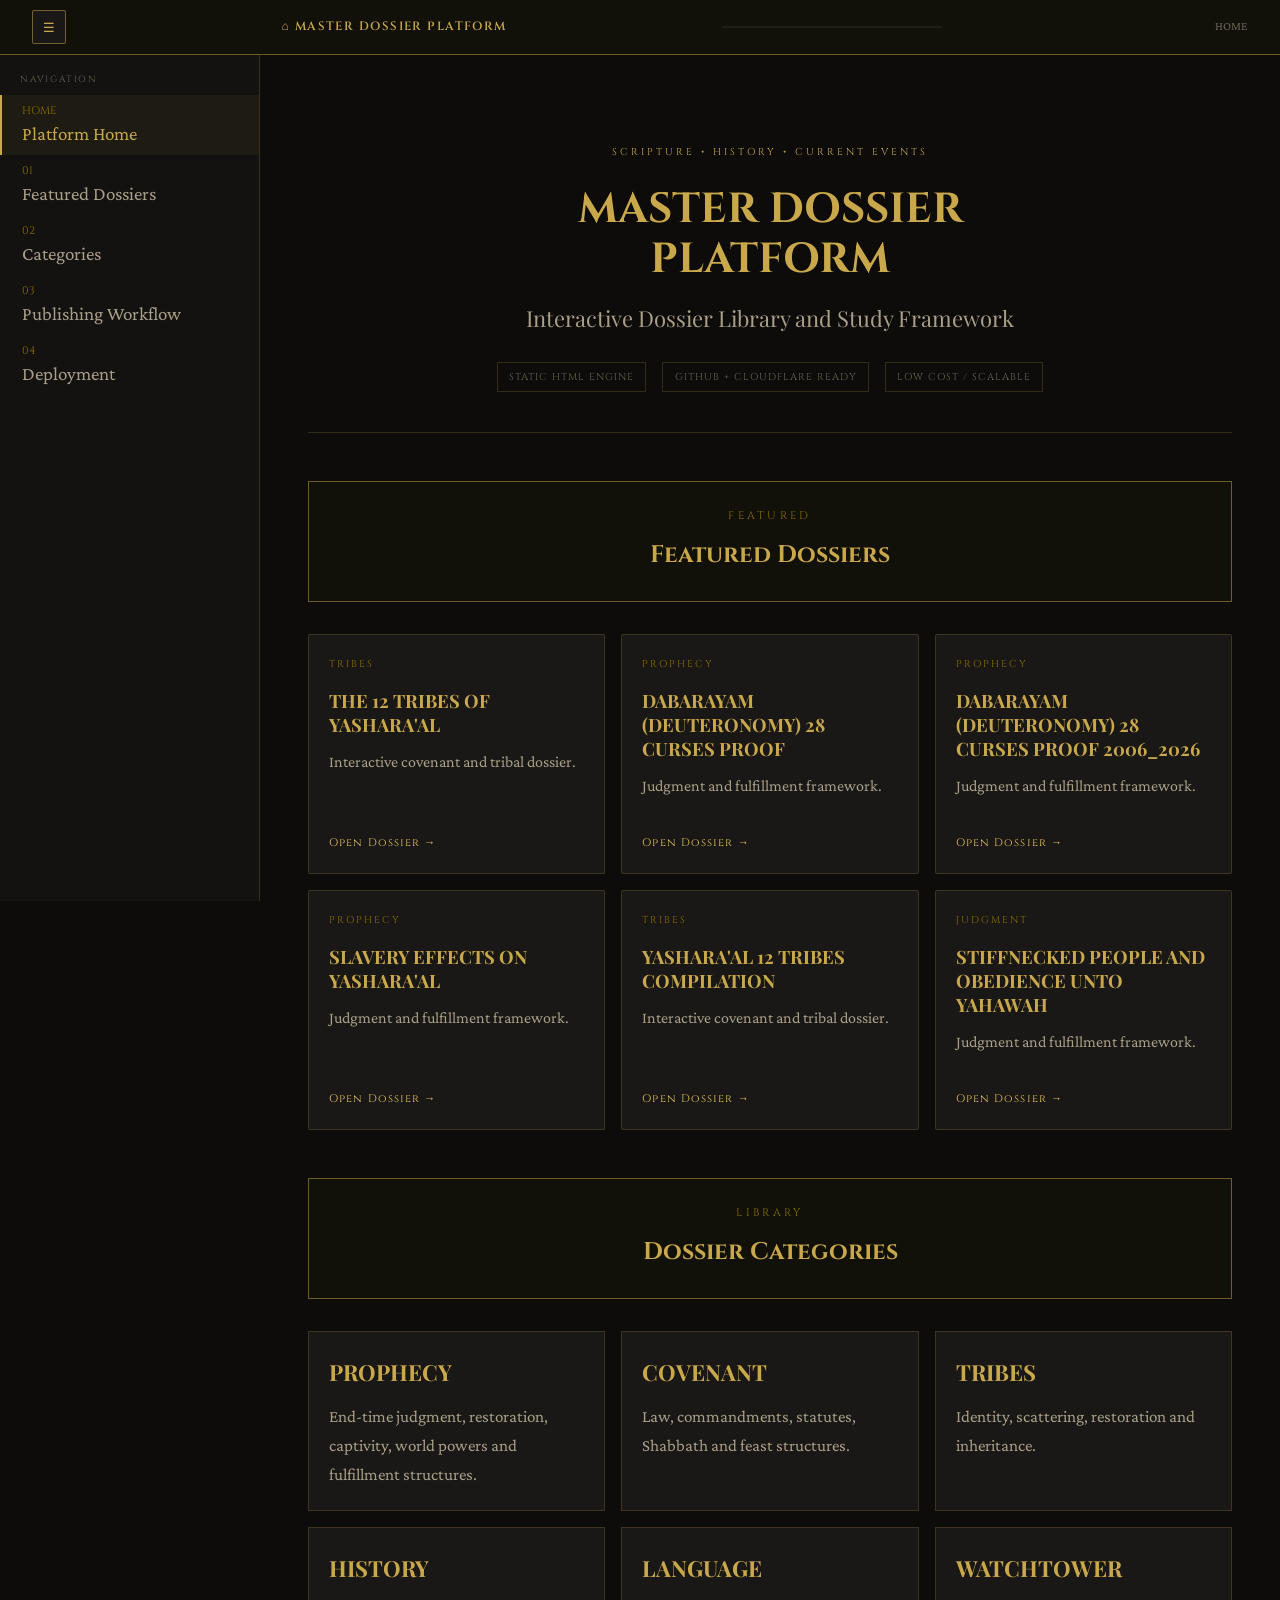
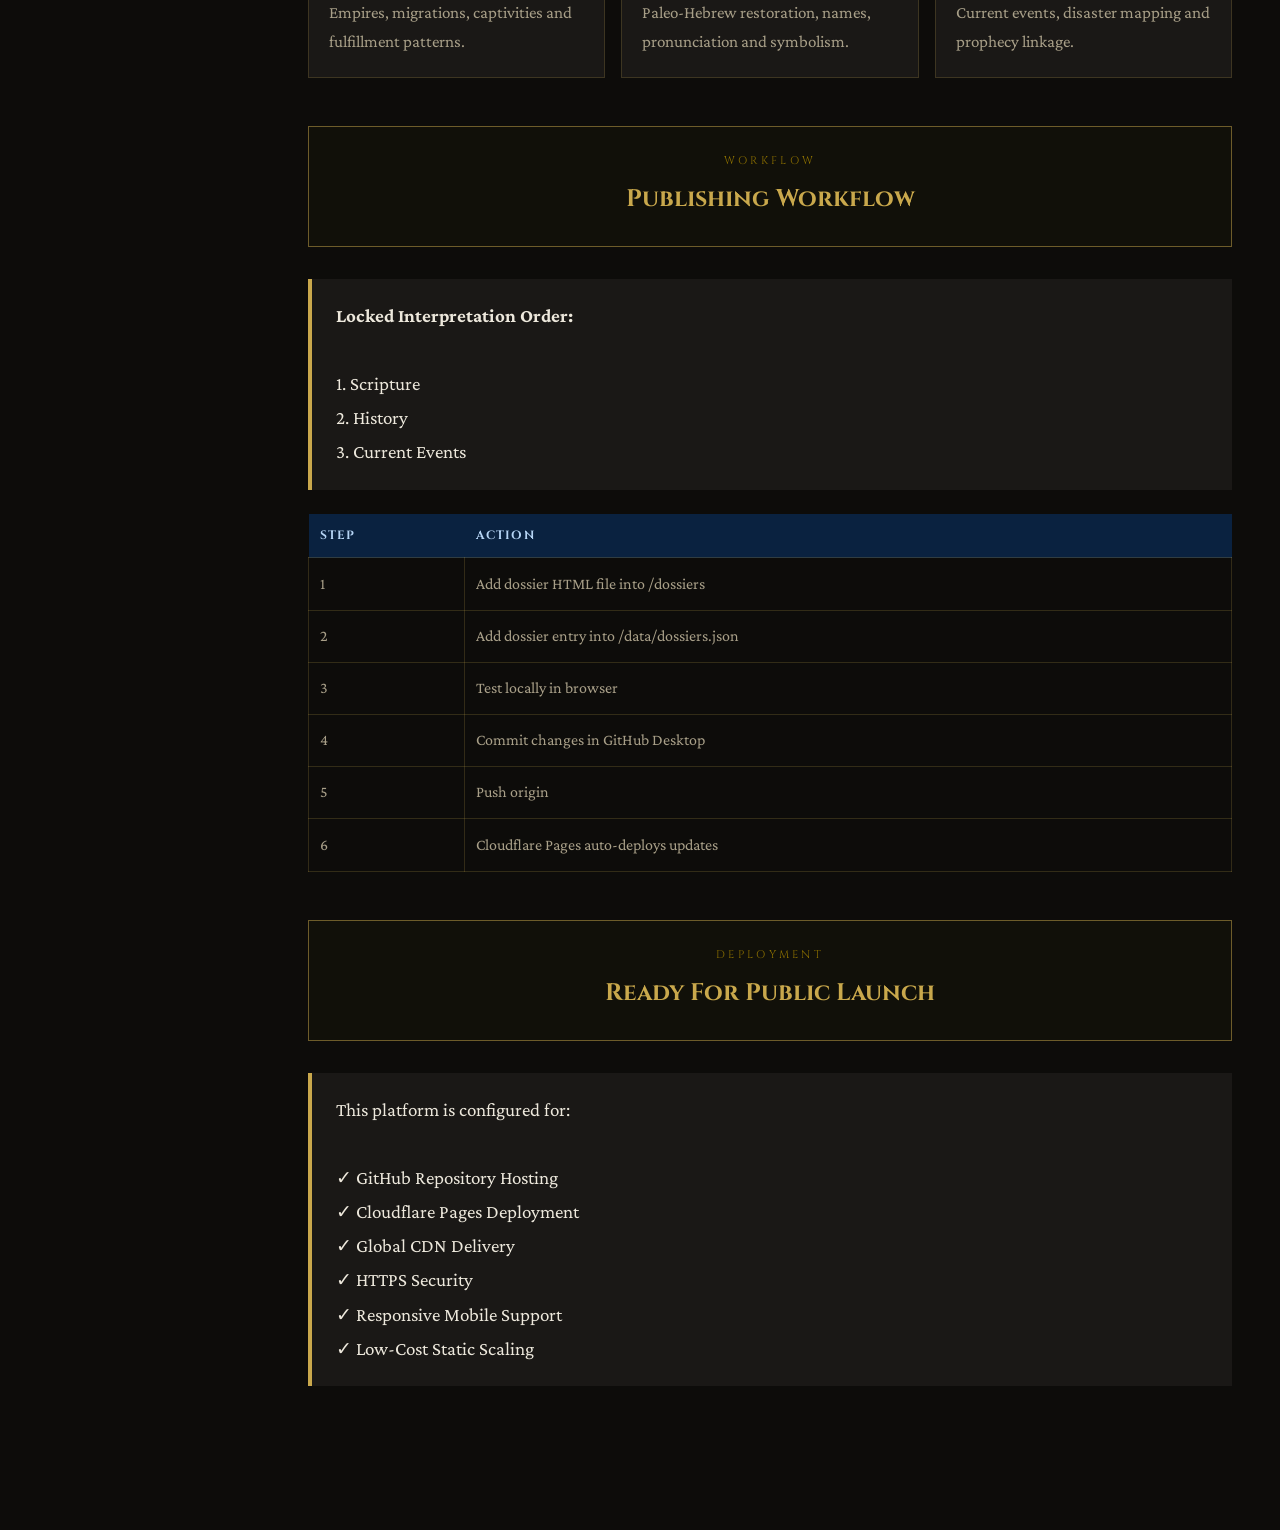
<file: index.html>
<!DOCTYPE html>
<html lang="en">
<head>
  <meta charset="UTF-8" />
  <meta name="viewport" content="width=device-width, initial-scale=1.0" />
  <title>MASTER DOSSIER PLATFORM</title>

  <link rel="preconnect" href="https://fonts.googleapis.com" />
  <link rel="preconnect" href="https://fonts.gstatic.com" crossorigin />
  <link href="https://fonts.googleapis.com/css2?family=Playfair+Display:wght@400;600;700&family=Crimson+Pro:wght@300;400;600&family=Cinzel:wght@400;600;700&display=swap" rel="stylesheet" />

  <link rel="stylesheet" href="css/main.css" />
</head>

<body>

<header class="site-header">
  <div class="site-header-inner">

    <button class="sidebar-toggle" id="sidebarToggle" type="button" aria-label="Toggle navigation" aria-expanded="true">
      <span aria-hidden="true">☰</span>
    </button>

    <a href="#home" class="site-title home-button" id="homeButton" aria-label="Return to platform home">
      <span class="home-button-icon" aria-hidden="true">⌂</span>
      <span class="home-button-text">MASTER DOSSIER PLATFORM</span>
    </a>

    <div class="progress-bar-wrap" aria-hidden="true">
      <div class="progress-bar-fill" id="progressFill"></div>
    </div>

    <span class="section-indicator" id="sectionIndicator">
      HOME
    </span>

  </div>
</header>

<div class="layout" id="layout">

  <nav class="sidebar" id="sidebar" aria-label="Platform navigation">

    <div class="nav-label">
      NAVIGATION
    </div>

    <a class="nav-item active nav-home-button" href="#home" id="nav-home">
      <span class="nav-num">HOME</span>
      Platform Home
    </a>

    <a class="nav-item" href="#featured" id="nav-featured">
      <span class="nav-num">01</span>
      Featured Dossiers
    </a>

    <a class="nav-item" href="#categories" id="nav-categories">
      <span class="nav-num">02</span>
      Categories
    </a>

    <a class="nav-item" href="#workflow" id="nav-workflow">
      <span class="nav-num">03</span>
      Publishing Workflow
    </a>

    <a class="nav-item" href="#deployment" id="nav-deployment">
      <span class="nav-num">04</span>
      Deployment
    </a>

  </nav>

  <main class="main" id="mainContent">

    <section class="title-block doc-section visible" id="home">

      <span class="dossier-eyebrow">
        SCRIPTURE • HISTORY • CURRENT EVENTS
      </span>

      <h1 class="dossier-title">
        MASTER DOSSIER<br />
        PLATFORM
      </h1>

      <div class="dossier-subtitle">
        Interactive Dossier Library and Study Framework
      </div>

      <div class="dossier-meta">

        <span class="meta-pill">
          STATIC HTML ENGINE
        </span>

        <span class="meta-pill">
          GITHUB + CLOUDFLARE READY
        </span>

        <span class="meta-pill">
          LOW COST / SCALABLE
        </span>

      </div>

    </section>

    <section class="doc-section visible" id="featured">

      <div class="section-divider">

        <span class="section-num">
          FEATURED
        </span>

        <div class="section-title">
          Featured Dossiers
        </div>

      </div>

      <div class="card-grid" id="dossierGrid"></div>

    </section>

    <section class="doc-section" id="categories">

      <div class="section-divider">

        <span class="section-num">
          LIBRARY
        </span>

        <div class="section-title">
          Dossier Categories
        </div>

      </div>

      <div class="category-grid">

        <div class="category-block">
          <h3>PROPHECY</h3>
          <p>
            End-time judgment, restoration, captivity,
            world powers and fulfillment structures.
          </p>
        </div>

        <div class="category-block">
          <h3>COVENANT</h3>
          <p>
            Law, commandments, statutes,
            Shabbath and feast structures.
          </p>
        </div>

        <div class="category-block">
          <h3>TRIBES</h3>
          <p>
            Identity, scattering,
            restoration and inheritance.
          </p>
        </div>

        <div class="category-block">
          <h3>HISTORY</h3>
          <p>
            Empires, migrations,
            captivities and fulfillment patterns.
          </p>
        </div>

        <div class="category-block">
          <h3>LANGUAGE</h3>
          <p>
            Paleo-Hebrew restoration,
            names, pronunciation and symbolism.
          </p>
        </div>

        <div class="category-block">
          <h3>WATCHTOWER</h3>
          <p>
            Current events,
            disaster mapping and prophecy linkage.
          </p>
        </div>

      </div>

    </section>

    <section class="doc-section" id="workflow">

      <div class="section-divider">

        <span class="section-num">
          WORKFLOW
        </span>

        <div class="section-title">
          Publishing Workflow
        </div>

      </div>

      <div class="callout">

        <p>
          <strong>Locked Interpretation Order:</strong><br /><br />

          1. Scripture<br />
          2. History<br />
          3. Current Events
        </p>

      </div>

      <div class="table-wrap">

        <table>

          <thead>
            <tr>
              <th>STEP</th>
              <th>ACTION</th>
            </tr>
          </thead>

          <tbody>

            <tr>
              <td>1</td>
              <td>Add dossier HTML file into /dossiers</td>
            </tr>

            <tr>
              <td>2</td>
              <td>Add dossier entry into /data/dossiers.json</td>
            </tr>

            <tr>
              <td>3</td>
              <td>Test locally in browser</td>
            </tr>

            <tr>
              <td>4</td>
              <td>Commit changes in GitHub Desktop</td>
            </tr>

            <tr>
              <td>5</td>
              <td>Push origin</td>
            </tr>

            <tr>
              <td>6</td>
              <td>Cloudflare Pages auto-deploys updates</td>
            </tr>

          </tbody>

        </table>

      </div>

    </section>

    <section class="doc-section" id="deployment">

      <div class="section-divider">

        <span class="section-num">
          DEPLOYMENT
        </span>

        <div class="section-title">
          Ready For Public Launch
        </div>

      </div>

      <div class="callout">

        <p>
          This platform is configured for:
        </p>

        <br />

        <p>
          ✓ GitHub Repository Hosting<br />
          ✓ Cloudflare Pages Deployment<br />
          ✓ Global CDN Delivery<br />
          ✓ HTTPS Security<br />
          ✓ Responsive Mobile Support<br />
          ✓ Low-Cost Static Scaling
        </p>

      </div>

    </section>

  </main>

</div>

<button class="scroll-top" id="scrollTopBtn" type="button" aria-label="Scroll to top">
  ↑
</button>

<script src="js/main.js"></script>

</body>
</html>
</file>
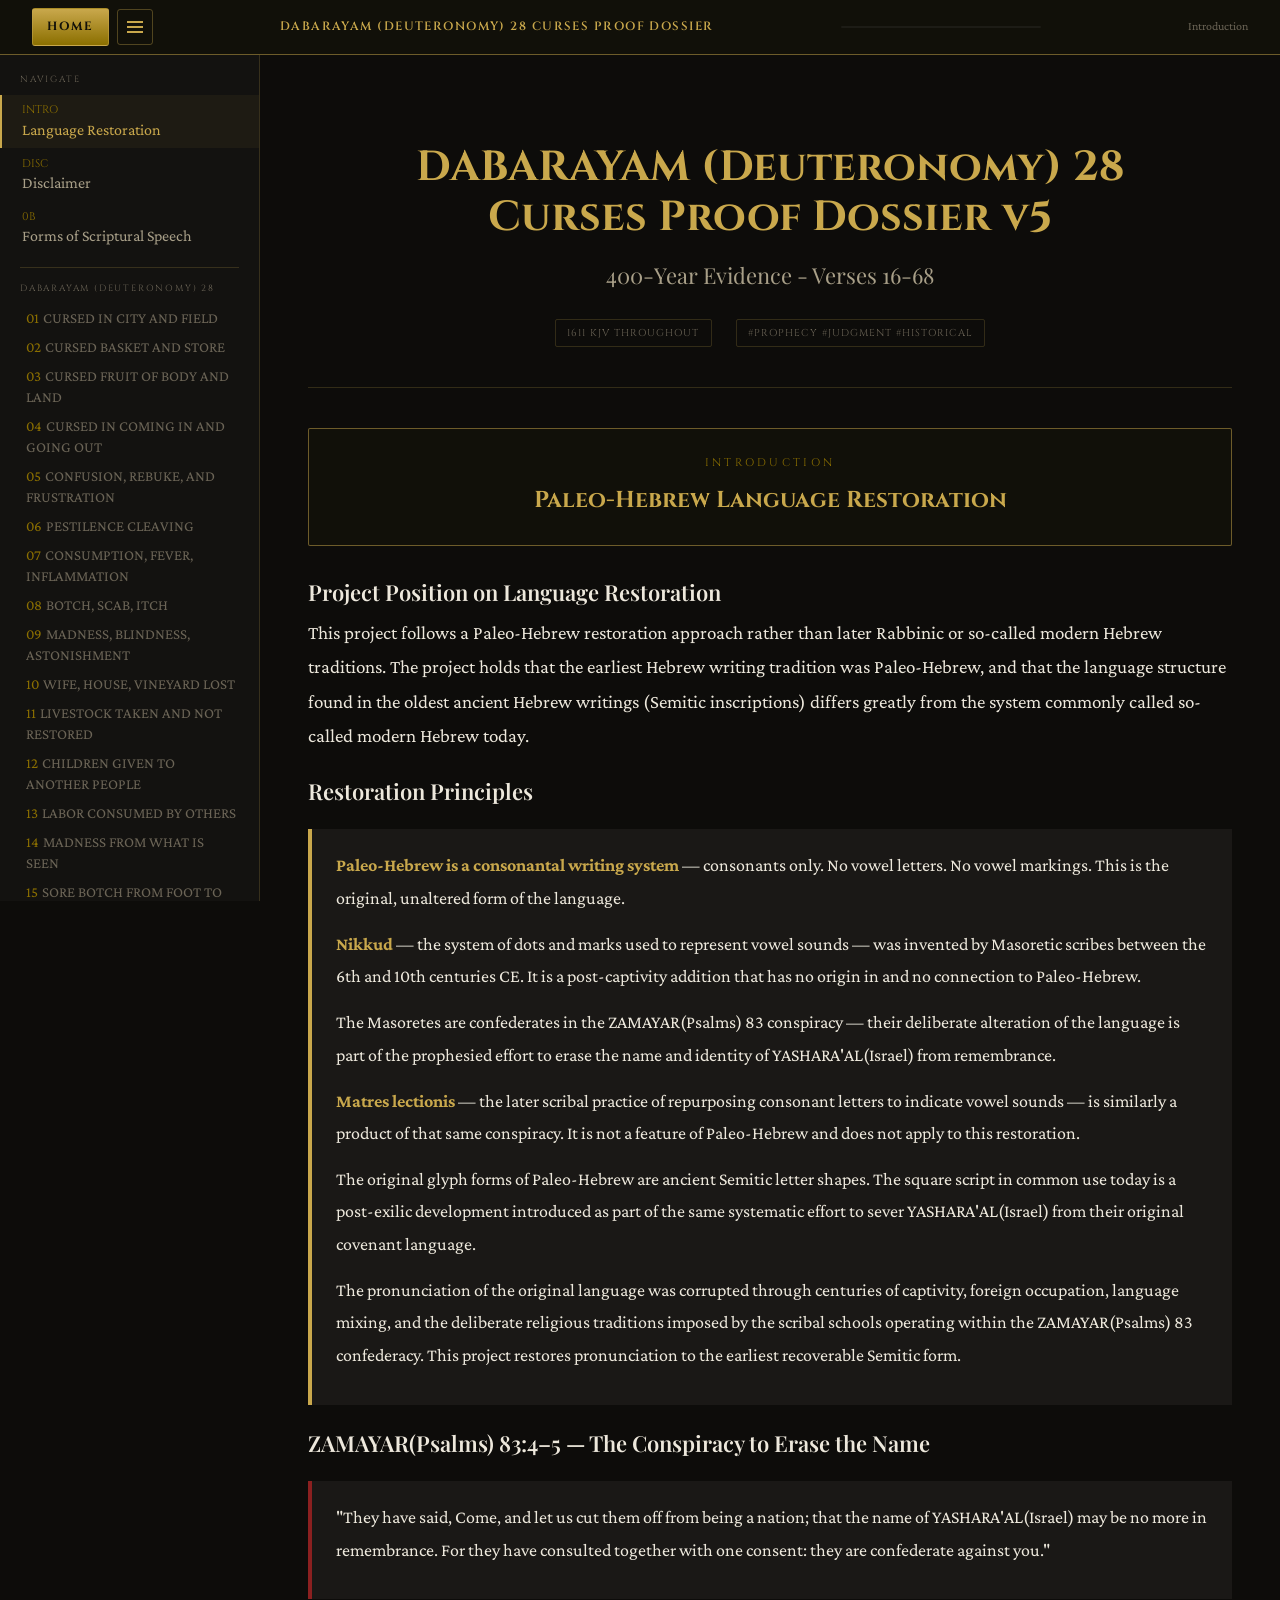
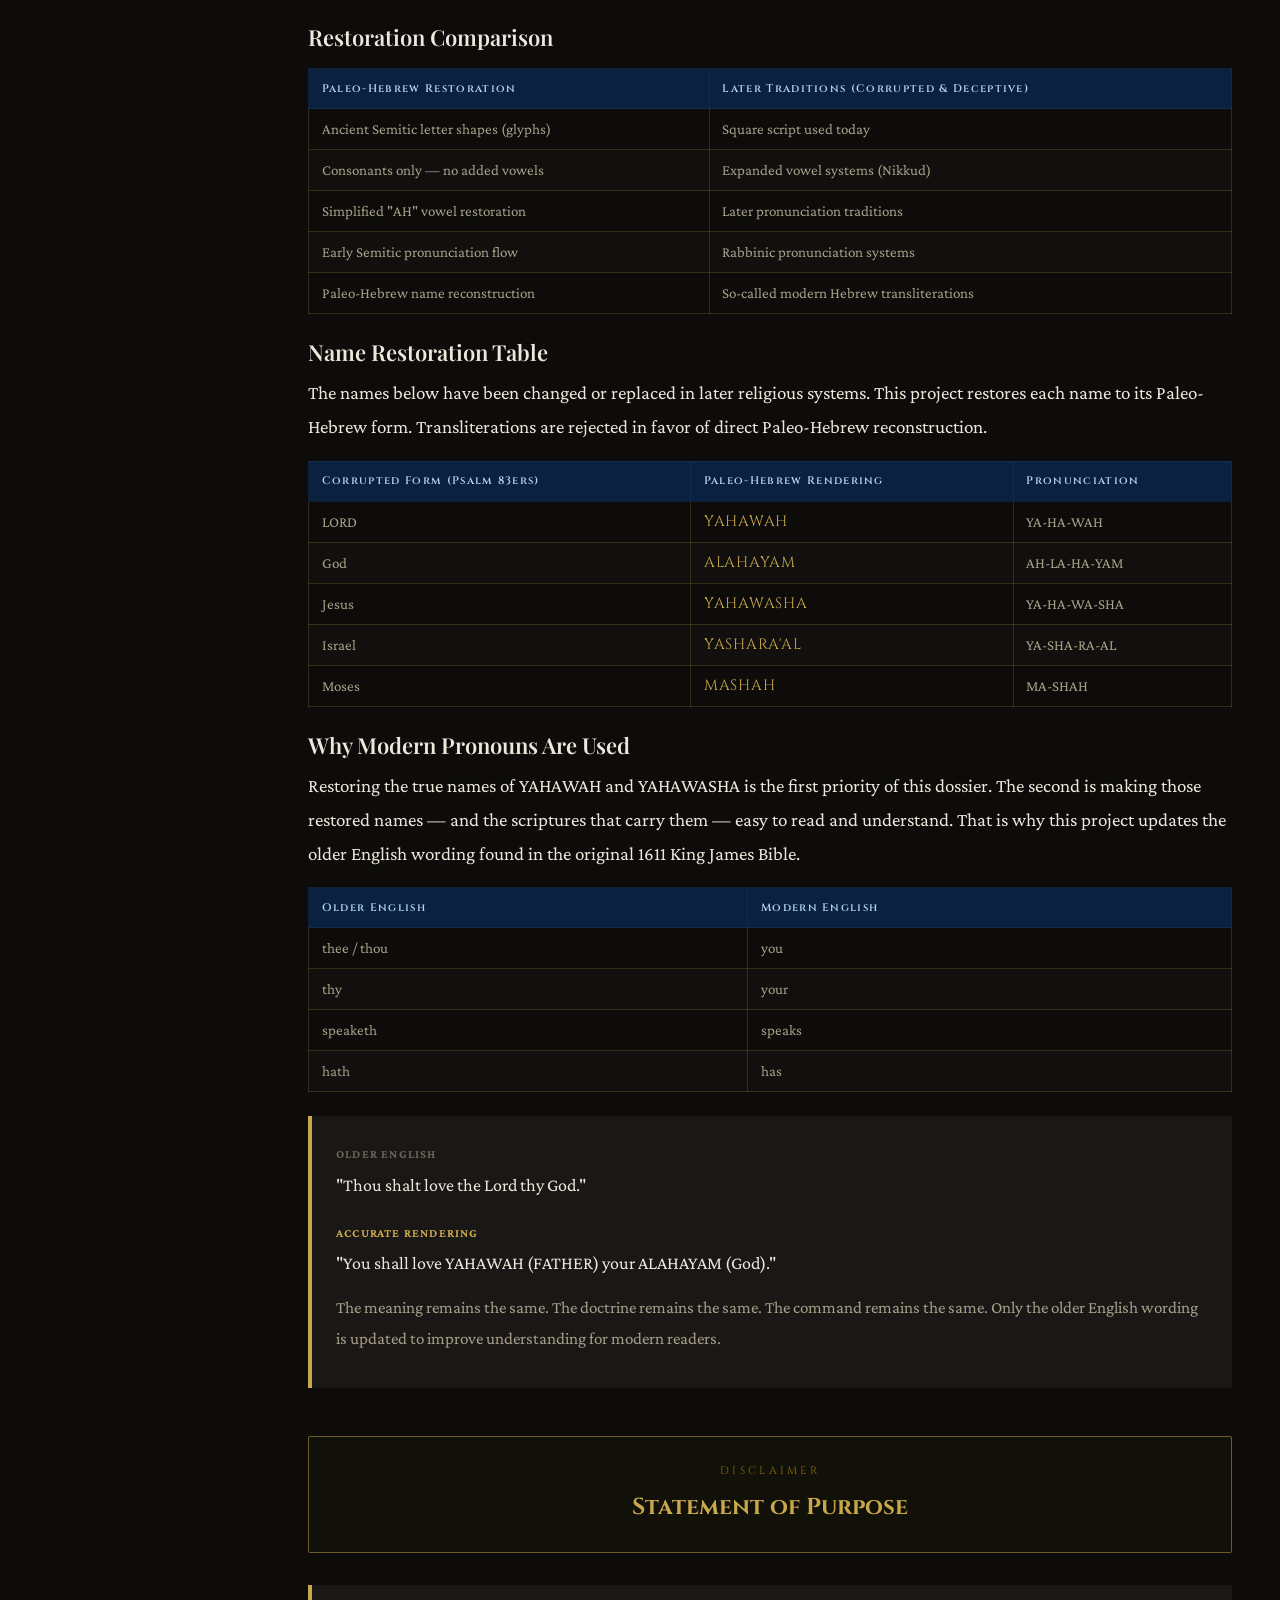
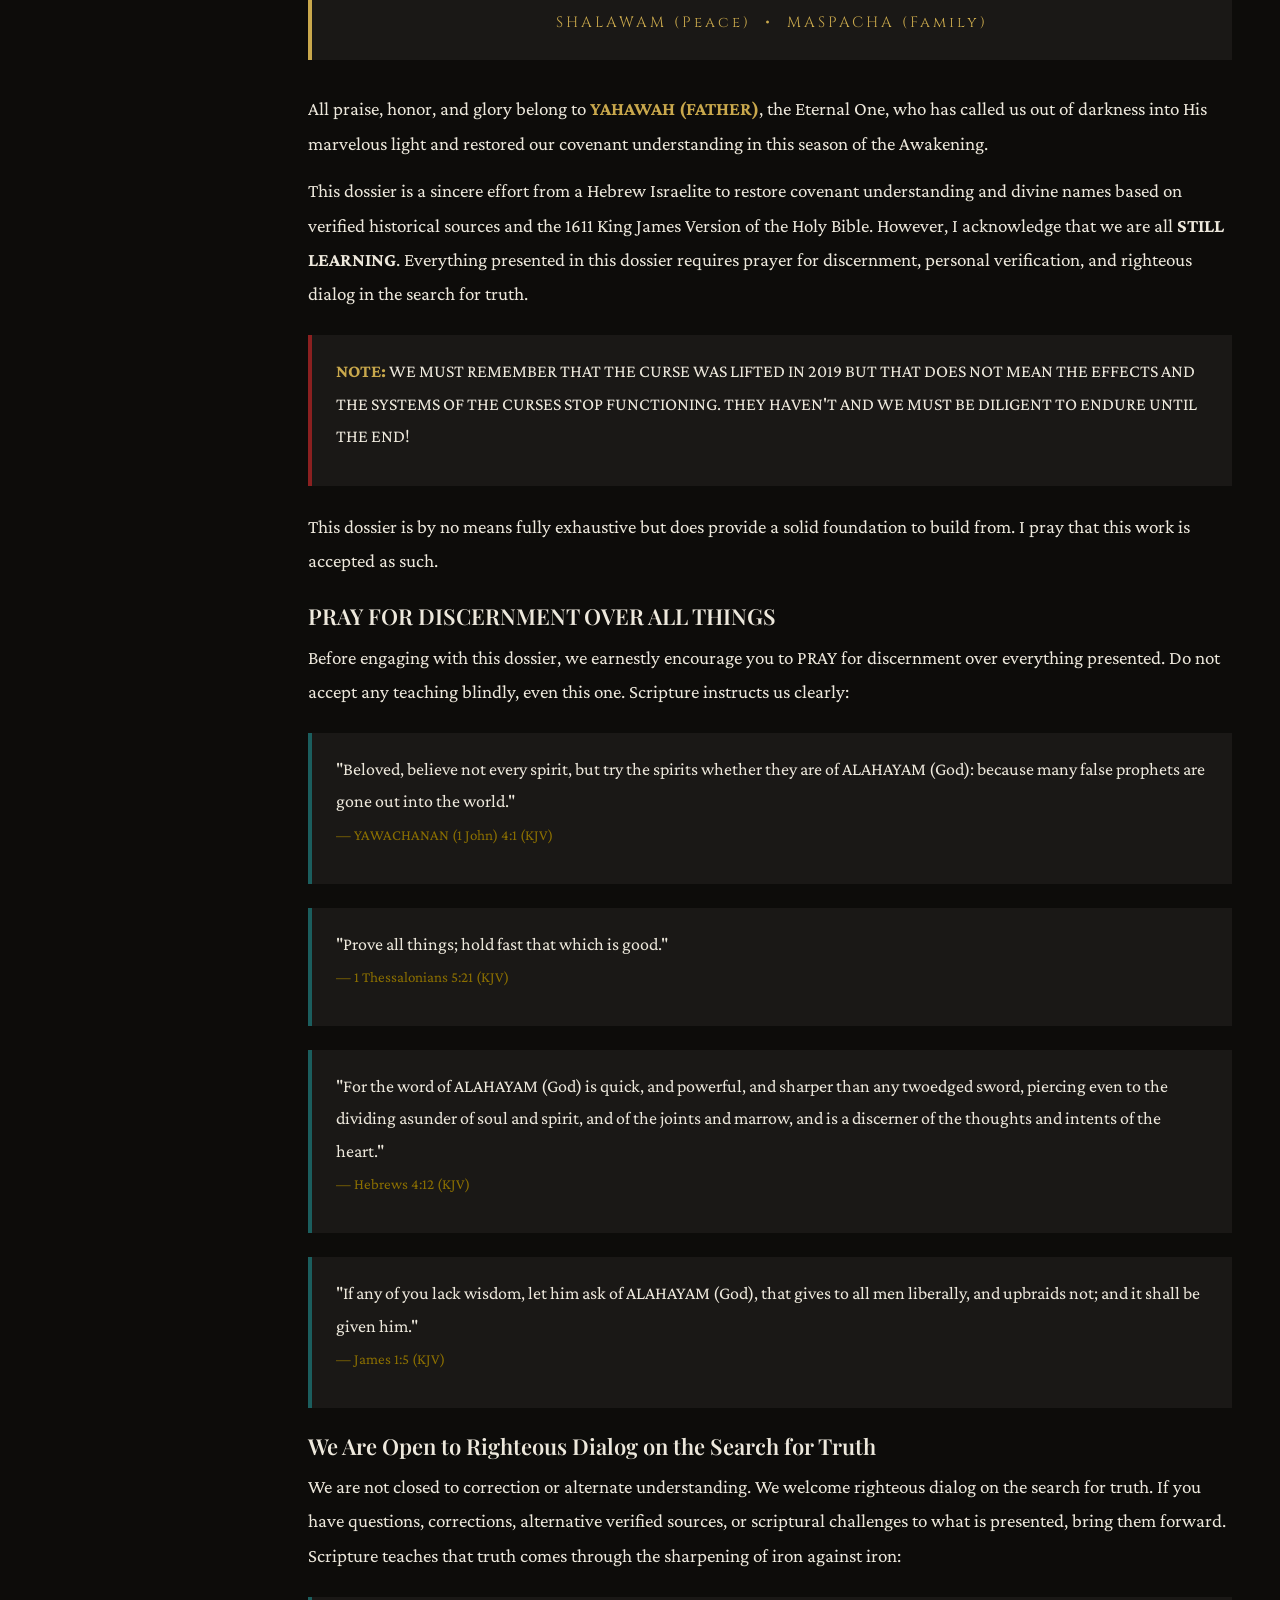
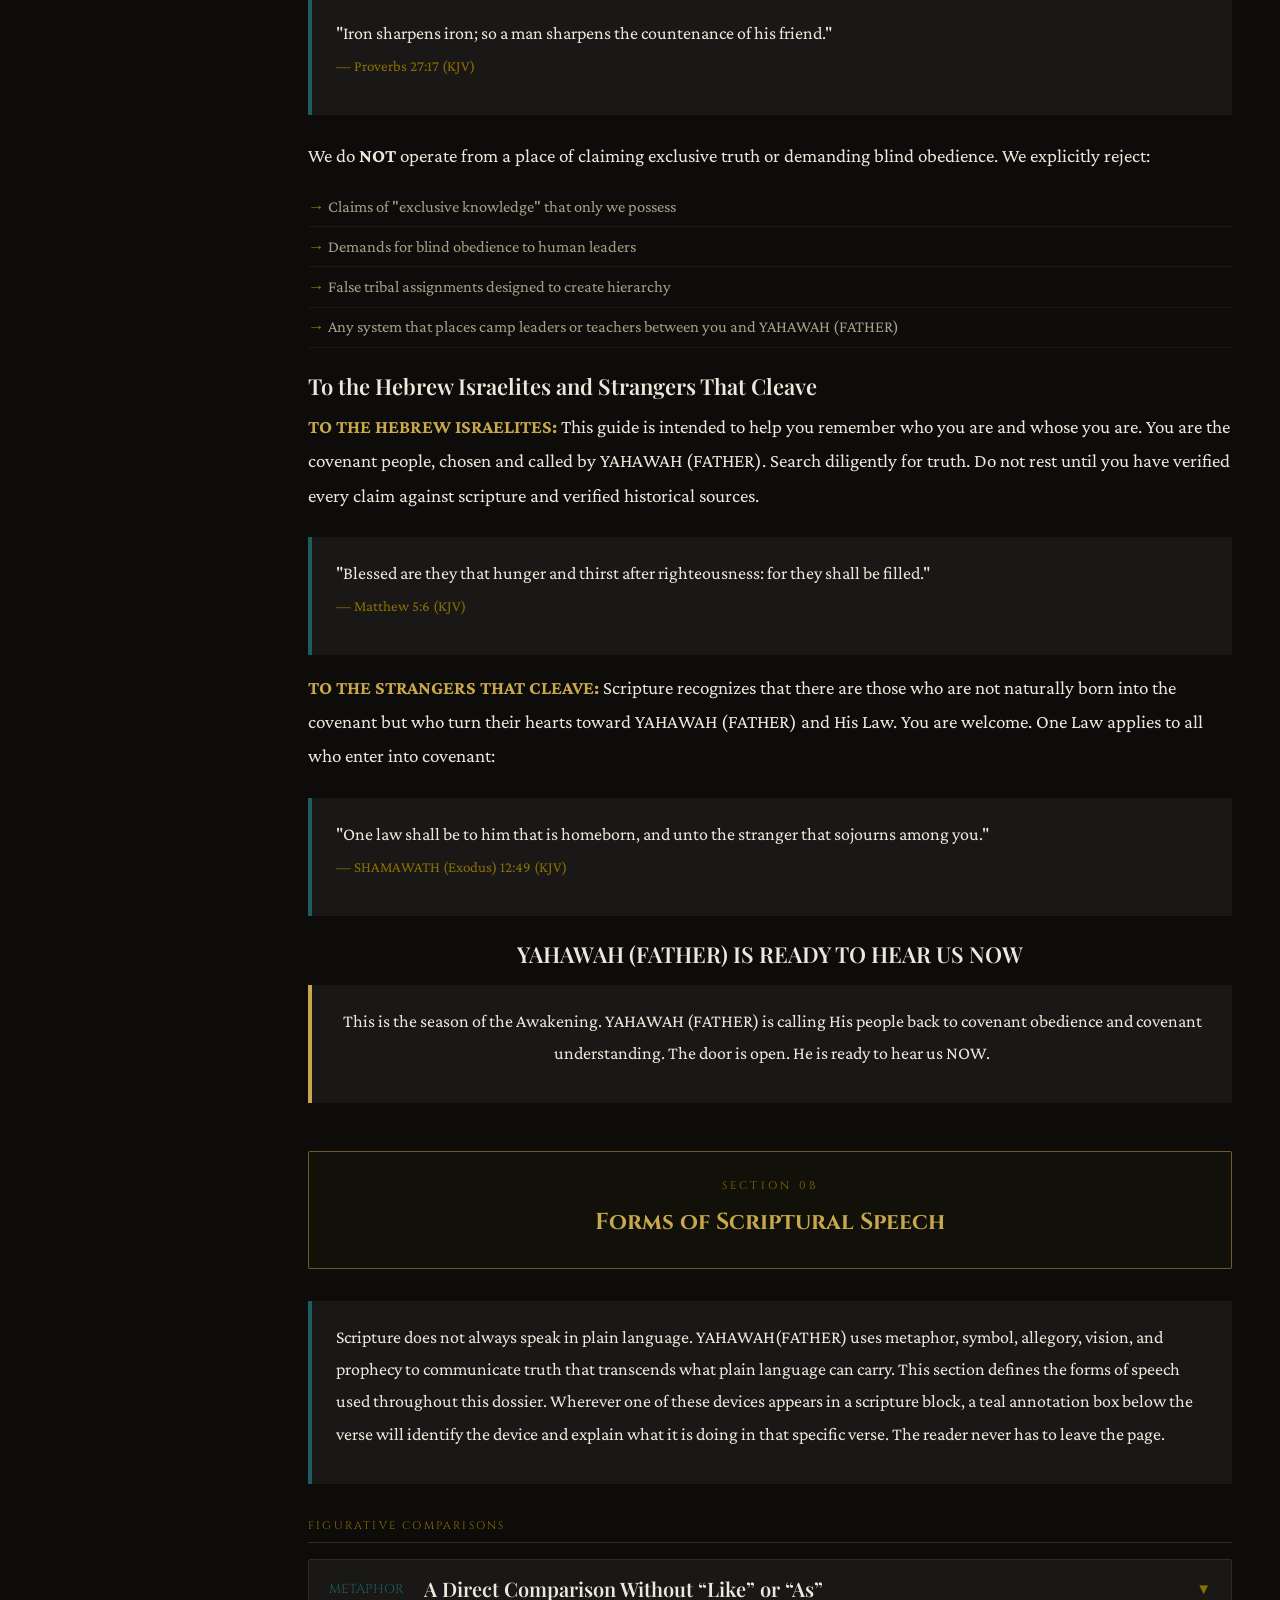
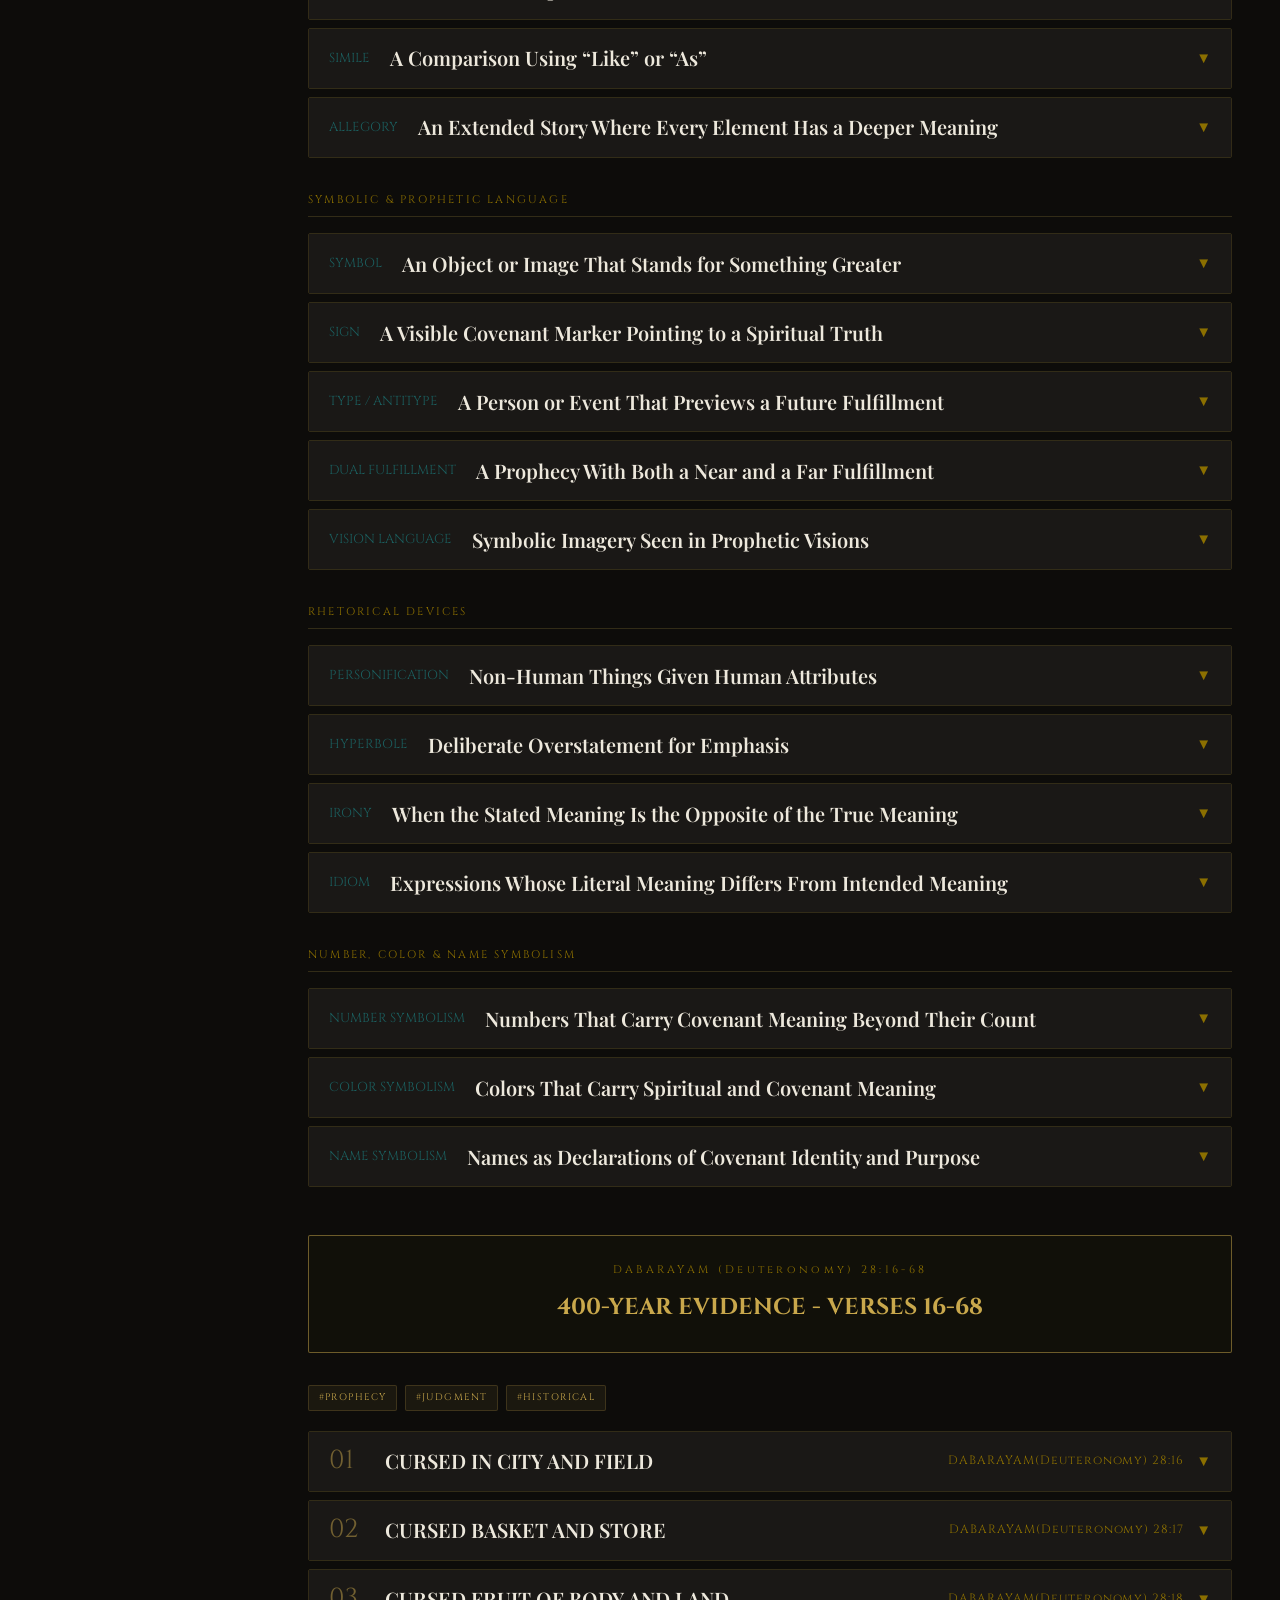
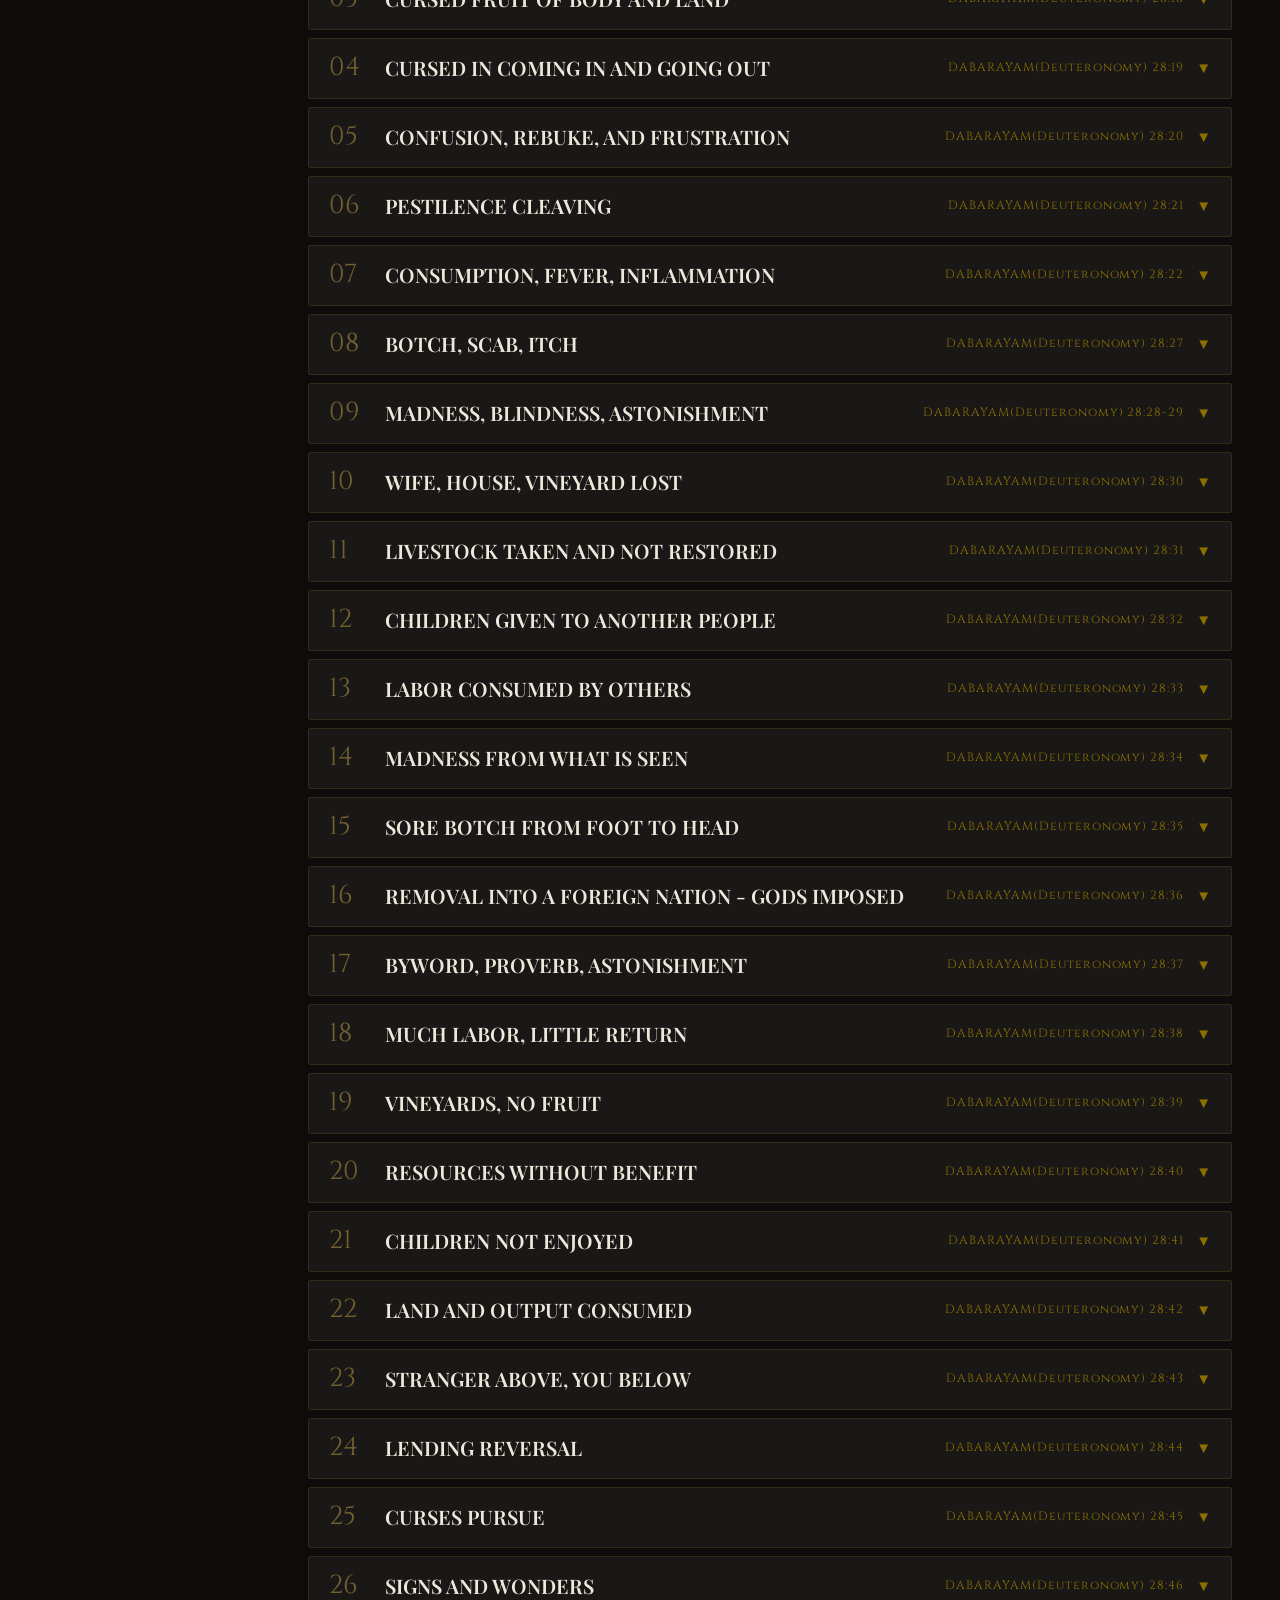
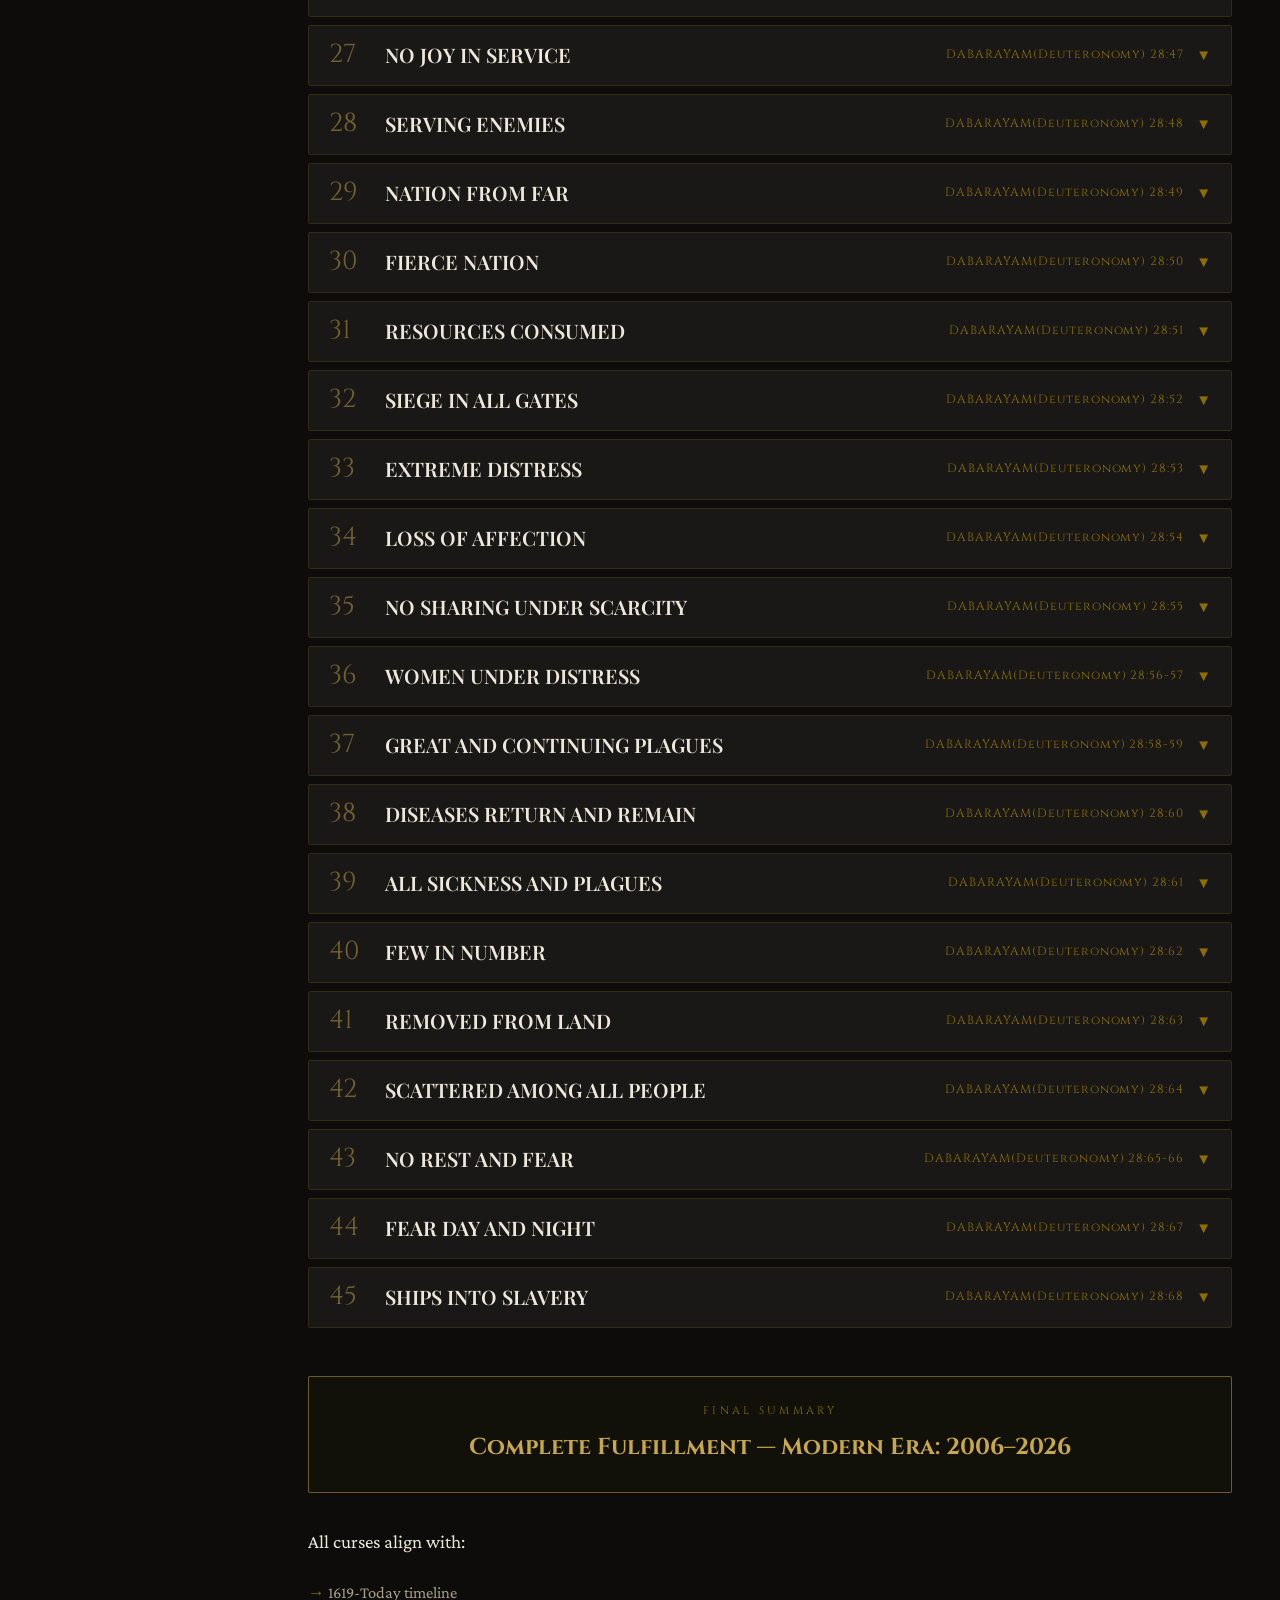
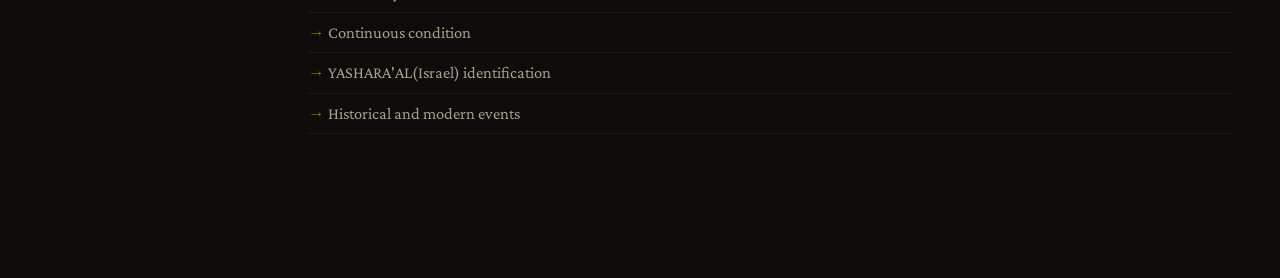
<file: dossiers/DABARAYAM (Deuteronomy) 28 Curses Proof.html>
<!DOCTYPE html>
<html lang="en">
<head>
<meta charset="UTF-8">
<meta name="viewport" content="width=device-width, initial-scale=1.0">
<title>DABARAYAM (Deuteronomy) 28 Curses Proof Dossier v5</title>
<link href="https://fonts.googleapis.com/css2?family=Playfair+Display:wght@400;600;700&family=Crimson+Pro:ital,wght@0,300;0,400;0,600;1,400&family=Cinzel:wght@400;600;700&display=swap" rel="stylesheet">
<style>
:root {
  --gold: #C9A84C;
  --gold-dim: #8B6F00;
  --gold-bright: #E8C560;
  --bg-page: #0D0C0A;
  --bg-section: #131210;
  --bg-card: #1A1816;
  --bg-scripture: #1E1B14;
  --bg-divider: #111009;
  --text-primary: #EDE8DC;
  --text-secondary: #A89F88;
  --text-muted: #6B6456;
  --border: rgba(201,168,76,0.2);
  --border-bright: rgba(201,168,76,0.5);
  --tag-bg: rgba(201,168,76,0.08);
  --red-accent: #8B2020;
  --teal-accent: #1B5E5E;
}
* { margin:0; padding:0; box-sizing:border-box; }
html { scroll-padding-top: 64px; }
body { font-family:'Crimson Pro',Georgia,serif; background:var(--bg-page); color:var(--text-primary); font-size:19px; line-height:1.8; }
.site-header { position:sticky; top:0; z-index:100; background:var(--bg-divider); border-bottom:1px solid var(--border-bright); padding:0 2rem; }
.site-header-inner { max-width:1280px; margin:0 auto; display:flex; align-items:center; justify-content:space-between; height:54px; gap:1rem; }
.site-title { font-family:'Cinzel',serif; font-size:12px; font-weight:600; color:var(--gold); letter-spacing:0.12em; white-space:nowrap; flex-shrink:0; }
.progress-bar-wrap { flex:1; height:2px; background:rgba(255,255,255,0.05); border-radius:2px; overflow:hidden; max-width:200px; }
.progress-bar-fill { height:100%; background:var(--gold); width:0%; transition:width 0.3s ease; }
.section-indicator { font-size:12px; color:var(--text-muted); white-space:nowrap; min-width:80px; text-align:right; }
.layout { max-width:1280px; margin:0 auto; display:grid; grid-template-columns:260px 1fr; min-height:calc(100vh - 54px); }
.sidebar { position:sticky; top:54px; height:calc(100vh - 54px); overflow-y:auto; background:var(--bg-section); border-right:1px solid var(--border); padding:1rem 0; scrollbar-width:thin; scrollbar-color:var(--gold-dim) transparent; }
.sidebar::-webkit-scrollbar { width:3px; }
.sidebar::-webkit-scrollbar-thumb { background:var(--gold-dim); }
.nav-label { font-family:'Cinzel',serif; font-size:9px; letter-spacing:0.2em; color:var(--text-muted); padding:0 1.25rem; margin-bottom:0.5rem; text-transform:uppercase; }
.nav-item { display:block; padding:0.45rem 1.25rem; font-size:16px; color:var(--text-secondary); text-decoration:none; border-left:2px solid transparent; transition:all 0.2s; cursor:pointer; line-height:1.4; }
.nav-item:hover { color:var(--text-primary); background:rgba(201,168,76,0.05); }
.nav-item.active { color:var(--gold); border-left-color:var(--gold); background:rgba(201,168,76,0.06); }
.nav-item .nav-num { font-family:'Cinzel',serif; font-size:11px; color:var(--gold-dim); display:block; margin-bottom:1px; }
.nav-divider { height:1px; background:var(--border); margin:0.75rem 1.25rem; }
.nav-sub { padding:0.3rem 1.25rem 0.3rem 1.5rem; font-size:16.5px; color:var(--text-muted); cursor:pointer; display:block; border-left:2px solid transparent; transition:all 0.2s; line-height:1.4; }
.nav-sub:hover { color:var(--text-secondary); background:rgba(201,168,76,0.03); }
.nav-sub.active { color:var(--gold-dim); border-left-color:var(--gold-dim); }
.entry-nav { font-size:15px !important; padding:0.25rem 1.25rem 0.25rem 1.5rem !important; }
.main { padding:2.5rem 3rem 6rem; overflow-x:hidden; }
.title-block { text-align:center; padding:3rem 0 2.5rem; border-bottom:1px solid var(--border); margin-bottom:2.5rem; }
.dossier-eyebrow { font-family:'Cinzel',serif; font-size:10px; letter-spacing:0.3em; color:var(--gold); margin-bottom:1.5rem; display:block; }
.dossier-title { font-family:'Cinzel',serif; font-size:42px; font-weight:700; color:var(--gold); line-height:1.2; margin-bottom:0.75rem; }
.dossier-subtitle { font-family:'Playfair Display',serif; font-size:22px; color:var(--text-secondary); margin-bottom:1.5rem; }
.dossier-meta { display:flex; justify-content:center; gap:1.5rem; flex-wrap:wrap; }
.meta-pill { font-size:10px; font-family:'Cinzel',serif; letter-spacing:0.1em; color:var(--text-muted); border:1px solid var(--border); padding:0.25rem 0.7rem; border-radius:2px; }
.doc-section { margin-bottom:3rem; opacity:0; transform:translateY(16px); transition:opacity 0.5s ease,transform 0.5s ease; scroll-margin-top:64px; }
.doc-section.visible { opacity:1; transform:none; }
.section-divider { background:var(--bg-divider); border:1px solid var(--border-bright); border-radius:2px; text-align:center; padding:1.5rem; margin-bottom:2rem; }
.section-num { font-family:'Cinzel',serif; font-size:11px; letter-spacing:0.3em; color:var(--gold-dim); margin-bottom:0.4rem; display:block; }
.section-title { font-family:'Cinzel',serif; font-size:23px; font-weight:700; color:var(--gold); }
.h1 { font-family:'Playfair Display',serif; font-size:28px; font-weight:700; color:var(--gold); margin:2rem 0 0.5rem; padding-bottom:0.4rem; border-bottom:1px solid var(--border); line-height:1.3; }
.h2 { font-family:'Playfair Display',serif; font-size:22px; font-weight:600; color:var(--text-primary); margin:1.5rem 0 0.6rem; line-height:1.3; }
p { margin-bottom:0.85rem; color:var(--text-primary); }
.tags { margin:0.5rem 0 1.25rem; display:flex; gap:0.5rem; flex-wrap:wrap; }
.tag { font-family:'Cinzel',serif; font-size:9.5px; letter-spacing:0.15em; color:var(--gold); background:var(--tag-bg); border:1px solid var(--border); padding:0.2rem 0.6rem; border-radius:2px; }
.callout { background:var(--bg-card); border-left:4px solid var(--gold); padding:1.25rem 1.5rem; margin:1.5rem 0; font-size:18px; line-height:1.8; color:var(--text-primary); }
.table-wrap { overflow-x:auto; margin:1rem 0; }
table { width:100%; border-collapse:collapse; font-size:15px; }
th { background:#0A2240; color:#B5D4F4; font-family:'Cinzel',serif; font-size:11px; letter-spacing:0.12em; padding:0.6rem 0.8rem; text-align:left; border:1px solid rgba(21,63,106,0.4); font-weight:600; }
td { padding:0.5rem 0.8rem; border:1px solid var(--border); color:var(--text-secondary); vertical-align:top; line-height:1.6; font-size:15px; }
tr:nth-child(even) td { background:rgba(255,255,255,0.015); }
tr:hover td { background:rgba(201,168,76,0.03); }
.def-row { display:grid; grid-template-columns:180px 160px 1fr; gap:0; }
.def-row > div { padding:0.6rem 0.8rem; border:1px solid var(--border); font-size:15.5px; }
.def-row:first-child > div { background:#0A2240; color:#B5D4F4; font-family:'Cinzel',serif; font-size:12px; letter-spacing:0.1em; font-weight:600; }
.def-row:nth-child(even) > div { background:rgba(255,255,255,0.015); }
.def-term { color:var(--gold); font-family:'Cinzel',serif; font-size:14px; letter-spacing:0.08em; }
.def-pron { color:var(--text-muted); }
.def-def { color:var(--text-secondary); }
.scripture-wrap { margin:1.25rem 0; }
.scripture-toggle { width:100%; background:none; border:none; text-align:left; cursor:pointer; padding:0.6rem 0.9rem; display:flex; align-items:center; justify-content:space-between; gap:0.5rem; border-left:3px solid var(--gold-dim); background:rgba(201,168,76,0.04); transition:background 0.2s; }
.scripture-toggle:hover { background:rgba(201,168,76,0.08); }
.scripture-ref-label { font-family:'Cinzel',serif; font-size:14px; letter-spacing:0.1em; color:var(--gold); }
.scripture-chevron { font-size:13px; color:var(--gold-dim); transition:transform 0.25s; flex-shrink:0; }
.scripture-toggle.open .scripture-chevron { transform:rotate(180deg); }
.scripture-body { display:none; background:var(--bg-scripture); border-left:3px solid var(--gold); padding:1rem 1.25rem; font-size:18px; line-height:1.85; color:var(--text-primary); margin-top:1px; }
.scripture-body.open { display:block; }
/* ENTRY CARDS */
.entries-container { display:flex; flex-direction:column; gap:0.5rem; }
.entry-card { border:1px solid var(--border); border-radius:2px; overflow:hidden; scroll-margin-top:64px; }
.entry-header { display:flex; align-items:center; justify-content:space-between; padding:1rem 1.25rem; cursor:pointer; background:var(--bg-card); transition:background 0.2s; gap:1rem; }
.entry-header:hover { background:rgba(201,168,76,0.05); }
.entry-header.open { background:rgba(201,168,76,0.07); border-bottom:1px solid var(--border); }
.entry-num-title { display:flex; align-items:center; gap:0.75rem; }
.entry-num { font-family:'Cinzel',serif; font-size:26px; color:var(--border-bright); min-width:44px; line-height:1; }
.entry-title { font-family:'Playfair Display',serif; font-size:20px; font-weight:600; color:var(--text-primary); line-height:1.3; }
.entry-ref-toggle { display:flex; align-items:center; gap:0.75rem; flex-shrink:0; }
.entry-ref { font-family:'Cinzel',serif; font-size:12px; letter-spacing:0.08em; color:var(--gold-dim); }
.entry-chevron { font-size:15px; color:var(--gold-dim); transition:transform 0.25s; }
.entry-header.open .entry-chevron { transform:rotate(180deg); }
.entry-body { display:none; padding:1.5rem 1.5rem 2rem; background:var(--bg-section); }
.entry-body.open { display:block; }
.scripture-block { background:var(--bg-scripture); border-left:4px solid var(--gold); padding:1rem 1.25rem; margin-bottom:1.5rem; }
.scripture-label { font-family:'Cinzel',serif; font-size:13px; letter-spacing:0.12em; color:var(--gold); margin-bottom:0.5rem; }
.scripture-text { font-size:18.5px; line-height:1.85; color:var(--text-primary); }
.speech-annotation { background:rgba(27,94,94,0.07); border-left:3px solid var(--teal-accent); padding:0.7rem 1rem; margin-top:0.6rem; border-radius:0 2px 2px 0; }
.speech-annotation-type { font-family:'Cinzel',serif; font-size:10px; letter-spacing:0.2em; color:#4AAFAF; margin-bottom:0.35rem; }
.speech-annotation-text { font-size:16px; line-height:1.75; color:var(--text-secondary); }
.subsection { margin:1.5rem 0; }
.subsec-title { font-family:'Cinzel',serif; font-size:11px; letter-spacing:0.2em; color:var(--gold-dim); border-bottom:1px solid var(--border); padding-bottom:0.4rem; margin-bottom:1rem; }
.phrase-block { margin-bottom:1.25rem; padding:0.9rem 1rem; background:var(--bg-card); border-left:3px solid var(--teal-accent); }
.phrase-title { font-family:'Playfair Display',serif; font-size:17.5px; font-weight:600; color:var(--text-primary); margin-bottom:0.4rem; }
.phrase-meaning { font-size:17px; color:var(--text-secondary); line-height:1.75; }
.coverage-list { list-style:none; padding:0; }
.coverage-list li { padding:0.3rem 0; border-bottom:1px solid rgba(201,168,76,0.08); color:var(--text-secondary); font-size:16.5px; }
.coverage-list li::before { content:"→ "; color:var(--gold-dim); }
.nations-section { background:rgba(139,32,32,0.05); border:1px solid rgba(139,32,32,0.2); padding:1.25rem; border-radius:2px; margin-top:1.5rem; }
.nation-block { margin-bottom:1.25rem; padding-bottom:1rem; border-bottom:1px solid var(--border); }
.nation-block:last-child { border-bottom:none; }
.nation-name { font-family:'Cinzel',serif; font-size:13px; font-weight:600; color:var(--red-accent); letter-spacing:0.1em; margin-bottom:0.4rem; }
.nations-note { color:var(--text-secondary); font-size:17px; border-left:3px solid var(--red-accent); padding:0.5rem 0.75rem; margin:0.5rem 0; background:var(--bg-card); }
.scroll-top { position:fixed; bottom:2rem; right:2rem; background:var(--bg-card); border:1px solid var(--border-bright); color:var(--gold); width:40px; height:40px; border-radius:2px; cursor:pointer; display:flex; align-items:center; justify-content:center; font-size:18px; opacity:0; transition:opacity 0.3s; z-index:200; }
.scroll-top.visible { opacity:1; }
.scroll-top:hover { background:rgba(201,168,76,0.1); }
@media (max-width:480px) {
  .layout { grid-template-columns:1fr; }
  .sidebar { display:none; }
  .main { padding:1.5rem 1rem 4rem; }
  .dossier-title { font-size:30px; }
  .entry-header { flex-direction:column; align-items:flex-start; }
  .def-row { grid-template-columns:1fr; }
}

.home-link{
  display:inline-flex;
  align-items:center;
  justify-content:center;
  padding:0.45rem 0.9rem;
  background:linear-gradient(180deg,#C9A84C,#8B6F00);
  color:#111009;
  text-decoration:none;
  font-family:'Cinzel',serif;
  font-size:12px;
  font-weight:700;
  letter-spacing:0.12em;
  border:1px solid rgba(201,168,76,0.5);
  border-radius:3px;
  transition:all .2s ease;
  white-space:nowrap;
}
.home-link:hover{
  background:linear-gradient(180deg,#E8C560,#C9A84C);
  transform:translateY(-1px);
}


.sidebar-toggle{display:inline-flex;align-items:center;justify-content:center;width:36px;height:36px;background:transparent;border:1px solid rgba(201,168,76,.35);cursor:pointer;border-radius:3px;flex-shrink:0}
.sidebar-toggle-bars,.sidebar-toggle-bars:before,.sidebar-toggle-bars:after{display:block;width:16px;height:2px;background:#C9A84C;content:"";position:relative}
.sidebar-toggle-bars:before{position:absolute;top:-5px}
.sidebar-toggle-bars:after{position:absolute;top:5px}
.header-left{display:flex;align-items:center;gap:.5rem}

</style>
</head>
<body>

<header class="site-header">
  <div class="site-header-inner">
    <div class="header-left">
      <a href="../index.html" class="home-link">HOME</a>
      <button class="sidebar-toggle" aria-label="Menu">
        <span class="sidebar-toggle-bars"></span>
      </button>
    </div>
    <span class="site-title">DABARAYAM (DEUTERONOMY) 28 CURSES PROOF DOSSIER</span>
    <div class="progress-bar-wrap"><div class="progress-bar-fill" id="progressFill"></div></div>
    <span class="section-indicator" id="sectionIndicator">Introduction</span>
  </div>
</header>

<div class="layout">
<nav class="sidebar" id="sidebar">
  <div class="nav-label">Navigate</div>
  <a class="nav-item active" onclick="scrollToAnchor('secIntro')" id="nav-secIntro">
    <span class="nav-num">INTRO</span>Language Restoration
  </a>
  <a class="nav-item" onclick="scrollToAnchor('secDisclaimer')" id="nav-secDisclaimer">
    <span class="nav-num">DISC</span>Disclaimer
  </a>
  <a class="nav-item" onclick="scrollToAnchor('secSpeech')" id="nav-secSpeech">
    <span class="nav-num">0B</span>Forms of Scriptural Speech
  </a>
  <div class="nav-divider"></div>
  <div class="nav-label">DABARAYAM (Deuteronomy) 28</div>
  <a class="nav-sub entry-nav" onclick="scrollToAnchor('entry-1')" id="nav-entry-1">
    <span style="color:var(--gold-dim);margin-right:4px;">01</span>CURSED IN CITY AND FIELD
  </a>
  <a class="nav-sub entry-nav" onclick="scrollToAnchor('entry-2')" id="nav-entry-2">
    <span style="color:var(--gold-dim);margin-right:4px;">02</span>CURSED BASKET AND STORE
  </a>
  <a class="nav-sub entry-nav" onclick="scrollToAnchor('entry-3')" id="nav-entry-3">
    <span style="color:var(--gold-dim);margin-right:4px;">03</span>CURSED FRUIT OF BODY AND LAND
  </a>
  <a class="nav-sub entry-nav" onclick="scrollToAnchor('entry-4')" id="nav-entry-4">
    <span style="color:var(--gold-dim);margin-right:4px;">04</span>CURSED IN COMING IN AND GOING OUT
  </a>
  <a class="nav-sub entry-nav" onclick="scrollToAnchor('entry-5')" id="nav-entry-5">
    <span style="color:var(--gold-dim);margin-right:4px;">05</span>CONFUSION, REBUKE, AND FRUSTRATION
  </a>
  <a class="nav-sub entry-nav" onclick="scrollToAnchor('entry-6')" id="nav-entry-6">
    <span style="color:var(--gold-dim);margin-right:4px;">06</span>PESTILENCE CLEAVING
  </a>
  <a class="nav-sub entry-nav" onclick="scrollToAnchor('entry-7')" id="nav-entry-7">
    <span style="color:var(--gold-dim);margin-right:4px;">07</span>CONSUMPTION, FEVER, INFLAMMATION
  </a>
  <a class="nav-sub entry-nav" onclick="scrollToAnchor('entry-8')" id="nav-entry-8">
    <span style="color:var(--gold-dim);margin-right:4px;">08</span>BOTCH, SCAB, ITCH
  </a>
  <a class="nav-sub entry-nav" onclick="scrollToAnchor('entry-9')" id="nav-entry-9">
    <span style="color:var(--gold-dim);margin-right:4px;">09</span>MADNESS, BLINDNESS, ASTONISHMENT
  </a>
  <a class="nav-sub entry-nav" onclick="scrollToAnchor('entry-10')" id="nav-entry-10">
    <span style="color:var(--gold-dim);margin-right:4px;">10</span>WIFE, HOUSE, VINEYARD LOST
  </a>
  <a class="nav-sub entry-nav" onclick="scrollToAnchor('entry-11')" id="nav-entry-11">
    <span style="color:var(--gold-dim);margin-right:4px;">11</span>LIVESTOCK TAKEN AND NOT RESTORED
  </a>
  <a class="nav-sub entry-nav" onclick="scrollToAnchor('entry-12')" id="nav-entry-12">
    <span style="color:var(--gold-dim);margin-right:4px;">12</span>CHILDREN GIVEN TO ANOTHER PEOPLE
  </a>
  <a class="nav-sub entry-nav" onclick="scrollToAnchor('entry-13')" id="nav-entry-13">
    <span style="color:var(--gold-dim);margin-right:4px;">13</span>LABOR CONSUMED BY OTHERS
  </a>
  <a class="nav-sub entry-nav" onclick="scrollToAnchor('entry-14')" id="nav-entry-14">
    <span style="color:var(--gold-dim);margin-right:4px;">14</span>MADNESS FROM WHAT IS SEEN
  </a>
  <a class="nav-sub entry-nav" onclick="scrollToAnchor('entry-15')" id="nav-entry-15">
    <span style="color:var(--gold-dim);margin-right:4px;">15</span>SORE BOTCH FROM FOOT TO HEAD
  </a>
  <a class="nav-sub entry-nav" onclick="scrollToAnchor('entry-16')" id="nav-entry-16">
    <span style="color:var(--gold-dim);margin-right:4px;">16</span>REMOVAL INTO A FOREIGN NATION - GODS IMPOSED
  </a>
  <a class="nav-sub entry-nav" onclick="scrollToAnchor('entry-17')" id="nav-entry-17">
    <span style="color:var(--gold-dim);margin-right:4px;">17</span>BYWORD, PROVERB, ASTONISHMENT
  </a>
  <a class="nav-sub entry-nav" onclick="scrollToAnchor('entry-18')" id="nav-entry-18">
    <span style="color:var(--gold-dim);margin-right:4px;">18</span>MUCH LABOR, LITTLE RETURN
  </a>
  <a class="nav-sub entry-nav" onclick="scrollToAnchor('entry-19')" id="nav-entry-19">
    <span style="color:var(--gold-dim);margin-right:4px;">19</span>VINEYARDS, NO FRUIT
  </a>
  <a class="nav-sub entry-nav" onclick="scrollToAnchor('entry-20')" id="nav-entry-20">
    <span style="color:var(--gold-dim);margin-right:4px;">20</span>RESOURCES WITHOUT BENEFIT
  </a>
  <a class="nav-sub entry-nav" onclick="scrollToAnchor('entry-21')" id="nav-entry-21">
    <span style="color:var(--gold-dim);margin-right:4px;">21</span>CHILDREN NOT ENJOYED
  </a>
  <a class="nav-sub entry-nav" onclick="scrollToAnchor('entry-22')" id="nav-entry-22">
    <span style="color:var(--gold-dim);margin-right:4px;">22</span>LAND AND OUTPUT CONSUMED
  </a>
  <a class="nav-sub entry-nav" onclick="scrollToAnchor('entry-23')" id="nav-entry-23">
    <span style="color:var(--gold-dim);margin-right:4px;">23</span>STRANGER ABOVE, YOU BELOW
  </a>
  <a class="nav-sub entry-nav" onclick="scrollToAnchor('entry-24')" id="nav-entry-24">
    <span style="color:var(--gold-dim);margin-right:4px;">24</span>LENDING REVERSAL
  </a>
  <a class="nav-sub entry-nav" onclick="scrollToAnchor('entry-25')" id="nav-entry-25">
    <span style="color:var(--gold-dim);margin-right:4px;">25</span>CURSES PURSUE
  </a>
  <a class="nav-sub entry-nav" onclick="scrollToAnchor('entry-26')" id="nav-entry-26">
    <span style="color:var(--gold-dim);margin-right:4px;">26</span>SIGNS AND WONDERS
  </a>
  <a class="nav-sub entry-nav" onclick="scrollToAnchor('entry-27')" id="nav-entry-27">
    <span style="color:var(--gold-dim);margin-right:4px;">27</span>NO JOY IN SERVICE
  </a>
  <a class="nav-sub entry-nav" onclick="scrollToAnchor('entry-28')" id="nav-entry-28">
    <span style="color:var(--gold-dim);margin-right:4px;">28</span>SERVING ENEMIES
  </a>
  <a class="nav-sub entry-nav" onclick="scrollToAnchor('entry-29')" id="nav-entry-29">
    <span style="color:var(--gold-dim);margin-right:4px;">29</span>NATION FROM FAR
  </a>
  <a class="nav-sub entry-nav" onclick="scrollToAnchor('entry-30')" id="nav-entry-30">
    <span style="color:var(--gold-dim);margin-right:4px;">30</span>FIERCE NATION
  </a>
  <a class="nav-sub entry-nav" onclick="scrollToAnchor('entry-31')" id="nav-entry-31">
    <span style="color:var(--gold-dim);margin-right:4px;">31</span>RESOURCES CONSUMED
  </a>
  <a class="nav-sub entry-nav" onclick="scrollToAnchor('entry-32')" id="nav-entry-32">
    <span style="color:var(--gold-dim);margin-right:4px;">32</span>SIEGE IN ALL GATES
  </a>
  <a class="nav-sub entry-nav" onclick="scrollToAnchor('entry-33')" id="nav-entry-33">
    <span style="color:var(--gold-dim);margin-right:4px;">33</span>EXTREME DISTRESS
  </a>
  <a class="nav-sub entry-nav" onclick="scrollToAnchor('entry-34')" id="nav-entry-34">
    <span style="color:var(--gold-dim);margin-right:4px;">34</span>LOSS OF AFFECTION
  </a>
  <a class="nav-sub entry-nav" onclick="scrollToAnchor('entry-35')" id="nav-entry-35">
    <span style="color:var(--gold-dim);margin-right:4px;">35</span>NO SHARING UNDER SCARCITY
  </a>
  <a class="nav-sub entry-nav" onclick="scrollToAnchor('entry-36')" id="nav-entry-36">
    <span style="color:var(--gold-dim);margin-right:4px;">36</span>WOMEN UNDER DISTRESS
  </a>
  <a class="nav-sub entry-nav" onclick="scrollToAnchor('entry-37')" id="nav-entry-37">
    <span style="color:var(--gold-dim);margin-right:4px;">37</span>GREAT AND CONTINUING PLAGUES
  </a>
  <a class="nav-sub entry-nav" onclick="scrollToAnchor('entry-38')" id="nav-entry-38">
    <span style="color:var(--gold-dim);margin-right:4px;">38</span>DISEASES RETURN AND REMAIN
  </a>
  <a class="nav-sub entry-nav" onclick="scrollToAnchor('entry-39')" id="nav-entry-39">
    <span style="color:var(--gold-dim);margin-right:4px;">39</span>ALL SICKNESS AND PLAGUES
  </a>
  <a class="nav-sub entry-nav" onclick="scrollToAnchor('entry-40')" id="nav-entry-40">
    <span style="color:var(--gold-dim);margin-right:4px;">40</span>FEW IN NUMBER
  </a>
  <a class="nav-sub entry-nav" onclick="scrollToAnchor('entry-41')" id="nav-entry-41">
    <span style="color:var(--gold-dim);margin-right:4px;">41</span>REMOVED FROM LAND
  </a>
  <a class="nav-sub entry-nav" onclick="scrollToAnchor('entry-42')" id="nav-entry-42">
    <span style="color:var(--gold-dim);margin-right:4px;">42</span>SCATTERED AMONG ALL PEOPLE
  </a>
  <a class="nav-sub entry-nav" onclick="scrollToAnchor('entry-43')" id="nav-entry-43">
    <span style="color:var(--gold-dim);margin-right:4px;">43</span>NO REST AND FEAR
  </a>
  <a class="nav-sub entry-nav" onclick="scrollToAnchor('entry-44')" id="nav-entry-44">
    <span style="color:var(--gold-dim);margin-right:4px;">44</span>FEAR DAY AND NIGHT
  </a>
  <a class="nav-sub entry-nav" onclick="scrollToAnchor('entry-45')" id="nav-entry-45">
    <span style="color:var(--gold-dim);margin-right:4px;">45</span>SHIPS INTO SLAVERY
  </a>


</nav>
<main class="main" id="mainContent">
<div class="title-block">
  <h1 class="dossier-title">DABARAYAM (Deuteronomy) 28<br>Curses Proof Dossier v5</h1>
  <div class="dossier-subtitle">400-Year Evidence - Verses 16-68</div>
  <div class="dossier-meta">
    <span class="meta-pill">1611 KJV THROUGHOUT</span>
    <span class="meta-pill">#PROPHECY #JUDGMENT #HISTORICAL</span>
  </div>
</div>
<!-- INTRO SECTION -->
<section class="doc-section visible" id="secIntro">
  <div class="section-divider">
    <span class="section-num">INTRODUCTION</span>
    <div class="section-title">Paleo-Hebrew Language Restoration</div>
  </div>

<!-- INTRO_ZONE_START -->
<div class="h2">Project Position on Language Restoration</div>
<p>This project follows a Paleo-Hebrew restoration approach rather than later Rabbinic or so-called modern Hebrew traditions. The project holds that the earliest Hebrew writing tradition was Paleo-Hebrew, and that the language structure found in the oldest ancient Hebrew writings (Semitic inscriptions) differs greatly from the system commonly called so-called modern Hebrew today.</p>

<div class="h2">Restoration Principles</div>

<div class="callout">
<p><strong style="color:var(--gold);">Paleo-Hebrew is a consonantal writing system</strong> — consonants only. No vowel letters. No vowel markings. This is the original, unaltered form of the language.</p>
<p><strong style="color:var(--gold);">Nikkud</strong> — the system of dots and marks used to represent vowel sounds — was invented by Masoretic scribes between the 6th and 10th centuries CE. It is a post-captivity addition that has no origin in and no connection to Paleo-Hebrew.</p>
<p>The Masoretes are confederates in the ZAMAYAR(Psalms) 83 conspiracy — their deliberate alteration of the language is part of the prophesied effort to erase the name and identity of YASHARA'AL(Israel) from remembrance.</p>
<p><strong style="color:var(--gold);">Matres lectionis</strong> — the later scribal practice of repurposing consonant letters to indicate vowel sounds — is similarly a product of that same conspiracy. It is not a feature of Paleo-Hebrew and does not apply to this restoration.</p>
<p>The original glyph forms of Paleo-Hebrew are ancient Semitic letter shapes. The square script in common use today is a post-exilic development introduced as part of the same systematic effort to sever YASHARA'AL(Israel) from their original covenant language.</p>
<p>The pronunciation of the original language was corrupted through centuries of captivity, foreign occupation, language mixing, and the deliberate religious traditions imposed by the scribal schools operating within the ZAMAYAR(Psalms) 83 confederacy. This project restores pronunciation to the earliest recoverable Semitic form.</p>
</div>

<div class="h2">ZAMAYAR(Psalms) 83:4&#8211;5 &#8212; The Conspiracy to Erase the Name</div>
<div class="callout" style="border-left-color:var(--red-accent);">
<p>"They have said, Come, and let us cut them off from being a nation; that the name of YASHARA'AL(Israel) may be no more in remembrance. For they have consulted together with one consent: they are confederate against you."</p>
</div>

<div class="h2">Restoration Comparison</div>
<div class="table-wrap">
<table>
<thead><tr><th>Paleo-Hebrew Restoration</th><th>Later Traditions (Corrupted &amp; Deceptive)</th></tr></thead>
<tbody>
<tr><td>Ancient Semitic letter shapes (glyphs)</td><td>Square script used today</td></tr>
<tr><td>Consonants only — no added vowels</td><td>Expanded vowel systems (Nikkud)</td></tr>
<tr><td>Simplified "AH" vowel restoration</td><td>Later pronunciation traditions</td></tr>
<tr><td>Early Semitic pronunciation flow</td><td>Rabbinic pronunciation systems</td></tr>
<tr><td>Paleo-Hebrew name reconstruction</td><td>So-called modern Hebrew transliterations</td></tr>
</tbody>
</table>
</div>

<div class="h2">Name Restoration Table</div>
<p>The names below have been changed or replaced in later religious systems. This project restores each name to its Paleo-Hebrew form. Transliterations are rejected in favor of direct Paleo-Hebrew reconstruction.</p>
<div class="table-wrap">
<table>
<thead><tr><th>Corrupted Form (Psalm 83ers)</th><th>Paleo-Hebrew Rendering</th><th>Pronunciation</th></tr></thead>
<tbody>
<tr><td>LORD</td><td style="color:var(--gold);font-family:'Cinzel',serif;letter-spacing:0.05em;">YAHAWAH</td><td>YA-HA-WAH</td></tr>
<tr><td>God</td><td style="color:var(--gold);font-family:'Cinzel',serif;letter-spacing:0.05em;">ALAHAYAM</td><td>AH-LA-HA-YAM</td></tr>
<tr><td>Jesus</td><td style="color:var(--gold);font-family:'Cinzel',serif;letter-spacing:0.05em;">YAHAWASHA</td><td>YA-HA-WA-SHA</td></tr>
<tr><td>Israel</td><td style="color:var(--gold);font-family:'Cinzel',serif;letter-spacing:0.05em;">YASHARA'AL</td><td>YA-SHA-RA-AL</td></tr>
<tr><td>Moses</td><td style="color:var(--gold);font-family:'Cinzel',serif;letter-spacing:0.05em;">MASHAH</td><td>MA-SHAH</td></tr>
</tbody>
</table>
</div>

<div class="h2">Why Modern Pronouns Are Used</div>
<p>Restoring the true names of YAHAWAH and YAHAWASHA is the first priority of this dossier. The second is making those restored names — and the scriptures that carry them — easy to read and understand. That is why this project updates the older English wording found in the original 1611 King James Bible.</p>
<div class="table-wrap">
<table>
<thead><tr><th>Older English</th><th>Modern English</th></tr></thead>
<tbody>
<tr><td>thee / thou</td><td>you</td></tr>
<tr><td>thy</td><td>your</td></tr>
<tr><td>speaketh</td><td>speaks</td></tr>
<tr><td>hath</td><td>has</td></tr>
</tbody>
</table>
</div>
<div class="callout" style="margin-top:1.5rem;">
  <p><strong style="color:var(--text-muted);font-size:12px;letter-spacing:0.1em;">OLDER ENGLISH</strong><br>"Thou shalt love the Lord thy God."</p>
  <p style="margin-top:0.75rem;"><strong style="color:var(--gold);font-size:12px;letter-spacing:0.1em;">ACCURATE RENDERING</strong><br>"You shall love YAHAWAH (FATHER) your ALAHAYAM (God)."</p>
  <p style="margin-top:0.75rem;color:var(--text-secondary);font-size:17px;">The meaning remains the same. The doctrine remains the same. The command remains the same. Only the older English wording is updated to improve understanding for modern readers.</p>
</div>
<!-- INTRO_ZONE_END -->
</section>
<!-- DISCLAIMER SECTION -->
<section class="doc-section" id="secDisclaimer">
  <div class="section-divider">
    <span class="section-num">DISCLAIMER</span>
    <div class="section-title">Statement of Purpose</div>
  </div>

<!-- DISCLAIMER_ZONE_START -->
<div class="callout" style="border-left-color:var(--gold);text-align:center;padding:1.5rem 2rem;margin-bottom:2rem;">
  <p style="font-family:'Cinzel',serif;font-size:15px;letter-spacing:0.2em;color:var(--gold);margin:0;">SHALAWAM (Peace) &nbsp;&bull;&nbsp; MASPACHA (Family)</p>
</div>

<p>All praise, honor, and glory belong to <strong style="color:var(--gold);">YAHAWAH (FATHER)</strong>, the Eternal One, who has called us out of darkness into His marvelous light and restored our covenant understanding in this season of the Awakening.</p>

<p>This dossier is a sincere effort from a Hebrew Israelite to restore covenant understanding and divine names based on verified historical sources and the 1611 King James Version of the Holy Bible. However, I acknowledge that we are all <strong>STILL LEARNING</strong>. Everything presented in this dossier requires prayer for discernment, personal verification, and righteous dialog in the search for truth.</p>

<div class="callout" style="border-left-color:var(--red-accent);">
  <p><strong style="color:var(--gold);">NOTE:</strong> WE MUST REMEMBER THAT THE CURSE WAS LIFTED IN 2019 BUT THAT DOES NOT MEAN THE EFFECTS AND THE SYSTEMS OF THE CURSES STOP FUNCTIONING. THEY HAVEN'T AND WE MUST BE DILIGENT TO ENDURE UNTIL THE END!</p>
</div>

<p>This dossier is by no means fully exhaustive but does provide a solid foundation to build from. I pray that this work is accepted as such.</p>

<div class="h2">PRAY FOR DISCERNMENT OVER ALL THINGS</div>
<p>Before engaging with this dossier, we earnestly encourage you to PRAY for discernment over everything presented. Do not accept any teaching blindly, even this one. Scripture instructs us clearly:</p>

<div class="scripture-wrap">
  <div class="callout" style="border-left-color:var(--teal-accent);margin-bottom:0.75rem;">
    <p>"Beloved, believe not every spirit, but try the spirits whether they are of ALAHAYAM (God): because many false prophets are gone out into the world."<br><span style="color:var(--gold-dim);font-size:15px;">&#8212; YAWACHANAN (1 John) 4:1 (KJV)</span></p>
  </div>
  <div class="callout" style="border-left-color:var(--teal-accent);margin-bottom:0.75rem;">
    <p>"Prove all things; hold fast that which is good."<br><span style="color:var(--gold-dim);font-size:15px;">&#8212; 1 Thessalonians 5:21 (KJV)</span></p>
  </div>
  <div class="callout" style="border-left-color:var(--teal-accent);margin-bottom:0.75rem;">
    <p>"For the word of ALAHAYAM (God) is quick, and powerful, and sharper than any twoedged sword, piercing even to the dividing asunder of soul and spirit, and of the joints and marrow, and is a discerner of the thoughts and intents of the heart."<br><span style="color:var(--gold-dim);font-size:15px;">&#8212; Hebrews 4:12 (KJV)</span></p>
  </div>
  <div class="callout" style="border-left-color:var(--teal-accent);">
    <p>"If any of you lack wisdom, let him ask of ALAHAYAM (God), that gives to all men liberally, and upbraids not; and it shall be given him."<br><span style="color:var(--gold-dim);font-size:15px;">&#8212; James 1:5 (KJV)</span></p>
  </div>
</div>

<div class="h2">We Are Open to Righteous Dialog on the Search for Truth</div>
<p>We are not closed to correction or alternate understanding. We welcome righteous dialog on the search for truth. If you have questions, corrections, alternative verified sources, or scriptural challenges to what is presented, bring them forward. Scripture teaches that truth comes through the sharpening of iron against iron:</p>

<div class="callout" style="border-left-color:var(--teal-accent);">
  <p>"Iron sharpens iron; so a man sharpens the countenance of his friend."<br><span style="color:var(--gold-dim);font-size:15px;">&#8212; Proverbs 27:17 (KJV)</span></p>
</div>

<p>We do <strong>NOT</strong> operate from a place of claiming exclusive truth or demanding blind obedience. We explicitly reject:</p>
<ul class="coverage-list" style="margin-bottom:1.5rem;">
  <li>Claims of "exclusive knowledge" that only we possess</li>
  <li>Demands for blind obedience to human leaders</li>
  <li>False tribal assignments designed to create hierarchy</li>
  <li>Any system that places camp leaders or teachers between you and YAHAWAH (FATHER)</li>
</ul>

<div class="h2">To the Hebrew Israelites and Strangers That Cleave</div>
<p><strong style="color:var(--gold);">TO THE HEBREW ISRAELITES:</strong> This guide is intended to help you remember who you are and whose you are. You are the covenant people, chosen and called by YAHAWAH (FATHER). Search diligently for truth. Do not rest until you have verified every claim against scripture and verified historical sources.</p>

<div class="callout" style="border-left-color:var(--teal-accent);margin-bottom:1rem;">
  <p>"Blessed are they that hunger and thirst after righteousness: for they shall be filled."<br><span style="color:var(--gold-dim);font-size:15px;">&#8212; Matthew 5:6 (KJV)</span></p>
</div>

<p><strong style="color:var(--gold);">TO THE STRANGERS THAT CLEAVE:</strong> Scripture recognizes that there are those who are not naturally born into the covenant but who turn their hearts toward YAHAWAH (FATHER) and His Law. You are welcome. One Law applies to all who enter into covenant:</p>

<div class="callout" style="border-left-color:var(--teal-accent);margin-bottom:1rem;">
  <p>"One law shall be to him that is homeborn, and unto the stranger that sojourns among you."<br><span style="color:var(--gold-dim);font-size:15px;">&#8212; SHAMAWATH (Exodus) 12:49 (KJV)</span></p>
</div>

<div class="h2" style="text-align:center;border-bottom:none;">YAHAWAH (FATHER) IS READY TO HEAR US NOW</div>
<div class="callout" style="border-left-color:var(--gold);text-align:center;margin-top:1rem;">
  <p>This is the season of the Awakening. YAHAWAH (FATHER) is calling His people back to covenant obedience and covenant understanding. The door is open. He is ready to hear us NOW.</p>
</div>
<!-- DISCLAIMER_ZONE_END -->
</section>

<!-- FORMS OF SCRIPTURAL SPEECH SECTION -->
<section class="doc-section" id="secSpeech">
  <div class="section-divider">
    <span class="section-num">SECTION 0B</span>
    <div class="section-title">Forms of Scriptural Speech</div>
  </div>

  <div class="callout" style="border-left-color:var(--teal-accent);margin-bottom:2rem;">
    <p>Scripture does not always speak in plain language. YAHAWAH(FATHER) uses metaphor, symbol, allegory, vision, and prophecy to communicate truth that transcends what plain language can carry. This section defines the forms of speech used throughout this dossier. Wherever one of these devices appears in a scripture block, a teal annotation box below the verse will identify the device and explain what it is doing in that specific verse. The reader never has to leave the page.</p>
  </div>

  <div class="subsec-title">FIGURATIVE COMPARISONS</div>

  <div class="entries-container">

  <div class="entry-card" id="speech-metaphor">
    <div class="entry-header" onclick="toggleEntry(this)">
      <div class="entry-num-title">
        <span class="entry-num" style="font-size:13px;color:var(--teal-accent);min-width:unset;padding-right:0.5rem;">METAPHOR</span>
        <span class="entry-title">A Direct Comparison Without &ldquo;Like&rdquo; or &ldquo;As&rdquo;</span>
      </div>
      <div class="entry-ref-toggle"><span class="entry-chevron">&#9660;</span></div>
    </div>
    <div class="entry-body">
      <p>A metaphor states that one thing <em>is</em> another, without using a comparing word. It does not say something is <em>like</em> something - it declares it directly. In scripture, metaphors compress large spiritual truths into vivid concrete images.</p>
      <div class="scripture-block">
        <div class="scripture-label">DABARAYAM (Deuteronomy) 28:48</div>
        <div class="scripture-text">He shall put a yoke of iron upon your neck, until he have destroyed you.</div>
        <div class="speech-annotation">
          <div class="speech-annotation-type">METAPHOR IN USE</div>
          <div class="speech-annotation-text">The &ldquo;yoke of iron&rdquo; is a metaphor for total subjugation and control. Historically, iron slave collars and chains were placed literally on the necks and bodies of enslaved Israelites - making this both a metaphor and a literal fulfillment in the Trans-Atlantic Slave Trade. The yoke carried by cattle becomes the image of the covenant people under captivity.</div>
        </div>
      </div>
    </div>
  </div>

  <div class="entry-card" id="speech-simile">
    <div class="entry-header" onclick="toggleEntry(this)">
      <div class="entry-num-title">
        <span class="entry-num" style="font-size:13px;color:var(--teal-accent);min-width:unset;padding-right:0.5rem;">SIMILE</span>
        <span class="entry-title">A Comparison Using &ldquo;Like&rdquo; or &ldquo;As&rdquo;</span>
      </div>
      <div class="entry-ref-toggle"><span class="entry-chevron">&#9660;</span></div>
    </div>
    <div class="entry-body">
      <p>A simile makes an explicit comparison between two different things using the words <em>like</em> or <em>as</em>. The comparing word signals that the meaning is comparative, not literal. Similes in scripture build vivid pictures that make abstract truths immediately felt.</p>
      <div class="scripture-block">
        <div class="scripture-label">ZAMAYAR (Psalms) 44:22</div>
        <div class="scripture-text">We are counted as sheep for the slaughter.</div>
        <div class="speech-annotation">
          <div class="speech-annotation-type">SIMILE IN USE</div>
          <div class="speech-annotation-text">The covenant people are compared to sheep led to slaughter - passive, numerous, and expendable in the eyes of the oppressor system. The simile captures powerlessness under state violence. The Apostle Shaul (Paul) quotes this exact verse in Romans 8:36 regarding the ongoing persecution of covenant people.</div>
        </div>
      </div>
    </div>
  </div>

  <div class="entry-card" id="speech-allegory">
    <div class="entry-header" onclick="toggleEntry(this)">
      <div class="entry-num-title">
        <span class="entry-num" style="font-size:13px;color:var(--teal-accent);min-width:unset;padding-right:0.5rem;">ALLEGORY</span>
        <span class="entry-title">An Extended Story Where Every Element Has a Deeper Meaning</span>
      </div>
      <div class="entry-ref-toggle"><span class="entry-chevron">&#9660;</span></div>
    </div>
    <div class="entry-body">
      <p>An allegory is a narrative where the surface story and all its characters, events, and objects represent another layer of spiritual or historical truth. Unlike a metaphor (a single image) or a parable (a brief story with one main lesson), an allegory is systematic - every element carries meaning.</p>
      <div class="scripture-block">
        <div class="scripture-label">YACHAZAQA&rsquo;AL (Ezekiel) 37:3-5</div>
        <div class="scripture-text">Can these bones live? &hellip; Prophesy upon these bones &hellip; I will cause breath to enter into you, and you shall live.</div>
        <div class="speech-annotation">
          <div class="speech-annotation-type">ALLEGORY IN USE</div>
          <div class="speech-annotation-text">The Valley of Dry Bones is a complete allegory: the bones = the scattered nation; the valley = captivity and exile; the dryness = spiritual death; the breath = YAHAWAH&rsquo;s Spirit (RAWACH QADASH); the standing army = a restored covenant nation. No element is literal - every element points to the national and covenantal restoration of YASHARA&rsquo;AL(Israel).</div>
        </div>
      </div>
    </div>
  </div>

  </div><!-- end entries-container -->

  <div class="subsec-title" style="margin-top:2rem;">SYMBOLIC &amp; PROPHETIC LANGUAGE</div>

  <div class="entries-container">

  <div class="entry-card" id="speech-symbol">
    <div class="entry-header" onclick="toggleEntry(this)">
      <div class="entry-num-title">
        <span class="entry-num" style="font-size:13px;color:var(--teal-accent);min-width:unset;padding-right:0.5rem;">SYMBOL</span>
        <span class="entry-title">An Object or Image That Stands for Something Greater</span>
      </div>
      <div class="entry-ref-toggle"><span class="entry-chevron">&#9660;</span></div>
    </div>
    <div class="entry-body">
      <p>A symbol is a concrete object, image, name, or action that represents a larger truth, identity, or covenant reality. Symbols in scripture are consistent - the same symbol carries the same meaning across books and centuries.</p>
      <div class="scripture-block">
        <div class="scripture-label">DABARAYAM (Deuteronomy) 28:68</div>
        <div class="scripture-text">And YAHAWAH shall bring you into Egypt again with ships.</div>
        <div class="speech-annotation">
          <div class="speech-annotation-type">SYMBOL IN USE</div>
          <div class="speech-annotation-text">&ldquo;Egypt&rdquo; in this verse is not the literal nation - it is a prophetic symbol for any place of forced bondage and captivity. The ships in this verse were literally fulfilled in the Trans-Atlantic Slave Trade: YASHARA&rsquo;AL(Israel) was carried by ship into a new Egypt - America. The symbol of Egypt for bondage runs from BARA&rsquo;AHSHAYATH(Genesis) through Revelation.</div>
        </div>
      </div>
    </div>
  </div>

  <div class="entry-card" id="speech-sign">
    <div class="entry-header" onclick="toggleEntry(this)">
      <div class="entry-num-title">
        <span class="entry-num" style="font-size:13px;color:var(--teal-accent);min-width:unset;padding-right:0.5rem;">SIGN</span>
        <span class="entry-title">A Visible Covenant Marker Pointing to a Spiritual Truth</span>
      </div>
      <div class="entry-ref-toggle"><span class="entry-chevron">&#9660;</span></div>
    </div>
    <div class="entry-body">
      <p>A sign is a physical, observable event or object that YAHAWAH(FATHER) appoints to mark a covenant truth or promise. Unlike a symbol (which can be textual), a sign is something witnessed - a rainbow, a name, a plague, a blood mark. Signs confirm covenant reality in the visible world.</p>
      <div class="scripture-block">
        <div class="scripture-label">HAWASHA (Hosea) 1:9</div>
        <div class="scripture-text">Call his name Loammi: for you are not my people, and I will not be your ALAHAYAM(God).</div>
        <div class="speech-annotation">
          <div class="speech-annotation-type">SIGN IN USE</div>
          <div class="speech-annotation-text">The name &ldquo;Loammi&rdquo; (meaning &ldquo;not my people&rdquo;) is a covenantal sign - YAHAWAH commands the prophet to give his child this name as a visible public marker of the covenant&rsquo;s broken condition. It is a sign of judgment, not permanent rejection: HAWASHA(Hosea) 1:10 immediately follows with a promise of restoration.</div>
        </div>
      </div>
    </div>
  </div>

  <div class="entry-card" id="speech-typeantitype">
    <div class="entry-header" onclick="toggleEntry(this)">
      <div class="entry-num-title">
        <span class="entry-num" style="font-size:13px;color:var(--teal-accent);min-width:unset;padding-right:0.5rem;">TYPE / ANTITYPE</span>
        <span class="entry-title">A Person or Event That Previews a Future Fulfillment</span>
      </div>
      <div class="entry-ref-toggle"><span class="entry-chevron">&#9660;</span></div>
    </div>
    <div class="entry-body">
      <p>A <strong>type</strong> is a person, event, or institution in scripture that prefigures (previews) something greater to come. The <strong>antitype</strong> is the fulfillment - the greater reality that the type pointed toward. Types are forward-looking; antitypes are the arrival. YAHAWAH embeds typological patterns across centuries of scripture.</p>
      <div class="scripture-block">
        <div class="scripture-label">BARA&rsquo;AHSHAYATH (Genesis) 15:13-14</div>
        <div class="scripture-text">Know of a surety that your seed shall be a stranger in a land that is not theirs, and shall serve them; and they shall afflict them four hundred years.</div>
        <div class="speech-annotation">
          <div class="speech-annotation-type">TYPE / ANTITYPE IN USE</div>
          <div class="speech-annotation-text">The first 400-year captivity in Egypt is the TYPE - the preview. The Trans-Atlantic Slave Trade captivity (1619-2019) is the ANTITYPE - the greater fulfillment. The pattern is the same: foreign land, affliction, a set time, judgment of the oppressor nation, and deliverance with great substance.</div>
        </div>
      </div>
    </div>
  </div>

  <div class="entry-card" id="speech-dualfulfillment">
    <div class="entry-header" onclick="toggleEntry(this)">
      <div class="entry-num-title">
        <span class="entry-num" style="font-size:13px;color:var(--teal-accent);min-width:unset;padding-right:0.5rem;">DUAL FULFILLMENT</span>
        <span class="entry-title">A Prophecy With Both a Near and a Far Fulfillment</span>
      </div>
      <div class="entry-ref-toggle"><span class="entry-chevron">&#9660;</span></div>
    </div>
    <div class="entry-body">
      <p>Many prophecies in scripture have two fulfillments: one that occurred relatively soon after the prophecy was given (near fulfillment), and one that occurs in a later era at a greater scale (far fulfillment). The near fulfillment confirms the prophet; the far fulfillment reveals the full scope of YAHAWAH&rsquo;s plan.</p>
      <div class="scripture-block">
        <div class="scripture-label">YAWACHANAN (Luke) 21:24</div>
        <div class="scripture-text">They shall fall by the edge of the sword, and shall be led away captive into all nations: and Jerusalem shall be trodden down of the Gentiles, until the times of the Gentiles be fulfilled.</div>
        <div class="speech-annotation">
          <div class="speech-annotation-type">DUAL FULFILLMENT IN USE</div>
          <div class="speech-annotation-text">Near fulfillment: 70 AD - Rome destroys Jerusalem, slaughters over a million Israelites, leads survivors captive. Far fulfillment: the Trans-Atlantic Slave Trade scatters YASHARA&rsquo;AL(Israel) into all nations worldwide - the greatest scattering in human history. Both are confirmed historically.</div>
        </div>
      </div>
    </div>
  </div>

  <div class="entry-card" id="speech-visionlanguage">
    <div class="entry-header" onclick="toggleEntry(this)">
      <div class="entry-num-title">
        <span class="entry-num" style="font-size:13px;color:var(--teal-accent);min-width:unset;padding-right:0.5rem;">VISION LANGUAGE</span>
        <span class="entry-title">Symbolic Imagery Seen in Prophetic Visions</span>
      </div>
      <div class="entry-ref-toggle"><span class="entry-chevron">&#9660;</span></div>
    </div>
    <div class="entry-body">
      <p>When prophets receive visions, they describe what they see in images - horses, beasts, numbers, colors, flames, scrolls. These are not literal photographs; they are symbolic images that must be interpreted. Vision language requires identifying what each element represents rather than reading it as physical description.</p>
      <div class="scripture-block">
        <div class="scripture-label">Revelation 1:14-15</div>
        <div class="scripture-text">His head and his hairs were white like wool, as white as snow; and his eyes were as a flame of fire; and his feet like unto fine brass, as if they burned in a furnace.</div>
        <div class="speech-annotation">
          <div class="speech-annotation-type">VISION LANGUAGE IN USE</div>
          <div class="speech-annotation-text">This is YAWACHANAN&rsquo;s vision of YAHAWASHA(MESSIAH). Each image is symbolic: &ldquo;hair like wool&rdquo; describes texture consistent with an elder of Semitic descent; &ldquo;eyes as a flame of fire&rdquo; means all-seeing judgment; &ldquo;feet like burned brass&rdquo; describes dark, refined, strong - the appearance of the risen YAHAWASHA. This is not the European image promoted during slavery.</div>
        </div>
      </div>
    </div>
  </div>

  </div><!-- end entries-container -->

  <div class="subsec-title" style="margin-top:2rem;">RHETORICAL DEVICES</div>

  <div class="entries-container">

  <div class="entry-card" id="speech-personification">
    <div class="entry-header" onclick="toggleEntry(this)">
      <div class="entry-num-title">
        <span class="entry-num" style="font-size:13px;color:var(--teal-accent);min-width:unset;padding-right:0.5rem;">PERSONIFICATION</span>
        <span class="entry-title">Non-Human Things Given Human Attributes</span>
      </div>
      <div class="entry-ref-toggle"><span class="entry-chevron">&#9660;</span></div>
    </div>
    <div class="entry-body">
      <p>Personification gives human characteristics - feelings, speech, actions - to non-human things: nations, cities, nature, abstract forces. In Hebrew scripture, nations and cities are regularly personified as women to convey vulnerability, grief, and displacement. This is a literary device, not a gender statement.</p>
      <div class="scripture-block">
        <div class="scripture-label">YARAMAYAH (Lamentations) 1:3</div>
        <div class="scripture-text">YASHARA&rsquo;AL is gone into captivity&hellip; she dwells among the heathen, she finds no rest: all her persecutors overtook her between the straits.</div>
        <div class="speech-annotation">
          <div class="speech-annotation-type">PERSONIFICATION IN USE</div>
          <div class="speech-annotation-text">The nation YASHARA&rsquo;AL(Israel) is personified as a woman - &ldquo;she dwells,&rdquo; &ldquo;she finds no rest,&rdquo; &ldquo;her persecutors.&rdquo; This is a classic Hebrew poetic device: nations and cities are given female personhood to convey vulnerability, grief, and displacement. The personification makes the suffering of millions intimate and immediate.</div>
        </div>
      </div>
    </div>
  </div>

  <div class="entry-card" id="speech-hyperbole">
    <div class="entry-header" onclick="toggleEntry(this)">
      <div class="entry-num-title">
        <span class="entry-num" style="font-size:13px;color:var(--teal-accent);min-width:unset;padding-right:0.5rem;">HYPERBOLE</span>
        <span class="entry-title">Deliberate Overstatement for Emphasis</span>
      </div>
      <div class="entry-ref-toggle"><span class="entry-chevron">&#9660;</span></div>
    </div>
    <div class="entry-body">
      <p>Hyperbole is exaggerated language used not to deceive, but to drive home the emotional weight or extreme nature of a situation. It is not a lie - it is an intentional overstatement meant to be felt, not measured. Scripture uses hyperbole to convey the depth of sin, the intensity of judgment, and the magnitude of blessing.</p>
      <div class="scripture-block">
        <div class="scripture-label">YASHAYAH (Isaiah) 9:19-20</div>
        <div class="scripture-text">They shall eat every man the flesh of his own arm: Manasseh, Ephraim; and Ephraim, Manasseh.</div>
        <div class="speech-annotation">
          <div class="speech-annotation-type">HYPERBOLE IN USE</div>
          <div class="speech-annotation-text">&ldquo;Eat the flesh of his own arm&rdquo; is not a literal description of cannibalism - it is a hyperbolic image for extreme self-destruction. The overstatement conveys that the internal violence of YASHARA&rsquo;AL(Israel) has reached its absolute extreme: consuming itself. Gang violence, fratricide, and intra-community destruction are the modern fulfillment of this prophetic hyperbole.</div>
        </div>
      </div>
    </div>
  </div>

  <div class="entry-card" id="speech-irony">
    <div class="entry-header" onclick="toggleEntry(this)">
      <div class="entry-num-title">
        <span class="entry-num" style="font-size:13px;color:var(--teal-accent);min-width:unset;padding-right:0.5rem;">IRONY</span>
        <span class="entry-title">When the Stated Meaning Is the Opposite of the True Meaning</span>
      </div>
      <div class="entry-ref-toggle"><span class="entry-chevron">&#9660;</span></div>
    </div>
    <div class="entry-body">
      <p>Irony occurs when words carry a meaning opposite to their surface reading, or when a situation is the reverse of what is expected. <strong>Dramatic irony</strong> is when the audience knows something the speaker does not. Scripture uses irony to expose self-deception, highlight spiritual blindness, and frame events as covenant commentary.</p>
      <div class="scripture-block">
        <div class="scripture-label">YAWACHANAN (John) 8:33</div>
        <div class="scripture-text">We be Abraham&rsquo;s seed, and were never in bondage to any man.</div>
        <div class="speech-annotation">
          <div class="speech-annotation-type">DRAMATIC IRONY IN USE</div>
          <div class="speech-annotation-text">This claim is made while the speakers live under Roman military occupation - a form of bondage visible to every reader. The audience knows they are in bondage even as they deny it. It directly mirrors the modern claim among YASHARA&rsquo;AL(Israel) that civil rights legislation or financial success constitutes true freedom. YAHAWASHA(MESSIAH) corrects both denials immediately.</div>
        </div>
      </div>
    </div>
  </div>

  <div class="entry-card" id="speech-idiom">
    <div class="entry-header" onclick="toggleEntry(this)">
      <div class="entry-num-title">
        <span class="entry-num" style="font-size:13px;color:var(--teal-accent);min-width:unset;padding-right:0.5rem;">IDIOM</span>
        <span class="entry-title">Expressions Whose Literal Meaning Differs From Intended Meaning</span>
      </div>
      <div class="entry-ref-toggle"><span class="entry-chevron">&#9660;</span></div>
    </div>
    <div class="entry-body">
      <p>An idiom is an expression whose meaning cannot be derived from the literal meanings of its individual words. Every language has idioms that speakers understand by convention, not by reading the words directly. Hebrew scripture contains many idioms that must be understood in their cultural and linguistic context, not read literally.</p>
      <div class="scripture-block">
        <div class="scripture-label">YARAMAYAH (Lamentations) 5:5-6</div>
        <div class="scripture-text">We have given the hand to the Egyptians, and to the Assyrians, to be satisfied with bread.</div>
        <div class="speech-annotation">
          <div class="speech-annotation-type">IDIOM IN USE</div>
          <div class="speech-annotation-text">&ldquo;Given the hand&rdquo; is a Hebrew idiom meaning to submit, surrender, or enter subjugation under a foreign power - not a literal handshake. YASHARA&rsquo;AL(Israel) was forced into conditions of servitude and dependence under captors just to survive. The idiom conveys the depth of covenant people&rsquo;s subjugation: reduced to dependence on their oppressors for basic bread.</div>
        </div>
      </div>
    </div>
  </div>

  </div><!-- end entries-container -->

  <div class="subsec-title" style="margin-top:2rem;">NUMBER, COLOR &amp; NAME SYMBOLISM</div>

  <div class="entries-container">

  <div class="entry-card" id="speech-numbersymbolism">
    <div class="entry-header" onclick="toggleEntry(this)">
      <div class="entry-num-title">
        <span class="entry-num" style="font-size:13px;color:var(--teal-accent);min-width:unset;padding-right:0.5rem;">NUMBER SYMBOLISM</span>
        <span class="entry-title">Numbers That Carry Covenant Meaning Beyond Their Count</span>
      </div>
      <div class="entry-ref-toggle"><span class="entry-chevron">&#9660;</span></div>
    </div>
    <div class="entry-body">
      <p>In scripture, numbers are not always just quantities - they carry established covenant meanings. These meanings are consistent across the entire biblical record and must be understood to read prophetic passages accurately.</p>
      <div class="table-wrap"><table>
        <tr><th>NUMBER</th><th>COVENANT MEANING</th><th>SCRIPTURE EXAMPLE</th></tr>
        <tr><td>400</td><td>A set period of captivity and trial</td><td>BARA&rsquo;AHSHAYATH 15:13 - 400 years in Egypt; 1619-2019 Trans-Atlantic captivity</td></tr>
        <tr><td>40</td><td>A period of testing and trial</td><td>40 years in the wilderness; 40 days of YAHAWASHA&rsquo;s testing</td></tr>
        <tr><td>7</td><td>Completion and covenant fullness</td><td>7 days of creation; 7th day Sabbath; 7 assemblies of Revelation</td></tr>
        <tr><td>12</td><td>The tribes of YASHARA&rsquo;AL - covenant completeness</td><td>12 tribes; 12 apostles; 144,000 (12 &times; 12 &times; 1,000)</td></tr>
        <tr><td>3</td><td>The witness standard - established truth</td><td>DABARAYAM 17:6 - two or three witnesses establish a matter</td></tr>
        <tr><td>70</td><td>Nations and the fullness of the Gentile age</td><td>70 nations in BARA&rsquo;AHSHAYATH 10; 70 years of Babylonian captivity; 70 AD Roman destruction</td></tr>
      </table></div>
    </div>
  </div>

  <div class="entry-card" id="speech-colorsymbolism">
    <div class="entry-header" onclick="toggleEntry(this)">
      <div class="entry-num-title">
        <span class="entry-num" style="font-size:13px;color:var(--teal-accent);min-width:unset;padding-right:0.5rem;">COLOR SYMBOLISM</span>
        <span class="entry-title">Colors That Carry Spiritual and Covenant Meaning</span>
      </div>
      <div class="entry-ref-toggle"><span class="entry-chevron">&#9660;</span></div>
    </div>
    <div class="entry-body">
      <p>Colors in scripture carry established spiritual and covenant meanings. When they appear in vision language, in descriptions of the Tabernacle, in prophetic imagery, or in descriptions of persons and events, they are not decorative - they are communicating covenant truth.</p>
      <div class="table-wrap"><table>
        <tr><th>COLOR</th><th>COVENANT MEANING</th><th>SCRIPTURE EXAMPLE</th></tr>
        <tr><td>Scarlet / Red</td><td>Sin, blood, sacrifice, redemption</td><td>YASHAYAH 1:18 - though your sins be as scarlet; Revelation 19 - vesture dipped in blood</td></tr>
        <tr><td>White</td><td>Righteousness, purity, victory</td><td>Revelation 19:8 - fine linen, white and clean = righteousness of the set-apart</td></tr>
        <tr><td>Purple</td><td>Royalty, kingship, authority</td><td>Used in the Tabernacle curtains - the presence of YAHAWAH</td></tr>
        <tr><td>Black</td><td>Affliction, mourning, judgment in prophetic context</td><td>Lamentations 4:8 - visage blacker than coal (affliction under captivity)</td></tr>
        <tr><td>Gold / Brass</td><td>Refined, tested, covenant strength</td><td>Revelation 1:15 - feet like burned brass - strength refined through suffering</td></tr>
        <tr><td>Blue</td><td>The commandments and the covenant law</td><td>Numbers 15:38 - blue thread to remember the commandments</td></tr>
      </table></div>
    </div>
  </div>

  <div class="entry-card" id="speech-namesymbolism">
    <div class="entry-header" onclick="toggleEntry(this)">
      <div class="entry-num-title">
        <span class="entry-num" style="font-size:13px;color:var(--teal-accent);min-width:unset;padding-right:0.5rem;">NAME SYMBOLISM</span>
        <span class="entry-title">Names as Declarations of Covenant Identity and Purpose</span>
      </div>
      <div class="entry-ref-toggle"><span class="entry-chevron">&#9660;</span></div>
    </div>
    <div class="entry-body">
      <p>In Paleo-Hebrew scripture, names are not labels - they are declarations. A name announces identity, purpose, covenant status, and divine intention. When YAHAWAH(FATHER) changes a name, or commands a name to be given, it is a covenant act - not a cultural convenience.</p>
      <div class="table-wrap"><table>
        <tr><th>NAME</th><th>COVENANT DECLARATION</th></tr>
        <tr><td style="color:var(--gold);font-family:'Cinzel',serif;letter-spacing:0.05em;">YAHAWAH</td><td>The self-existing, eternal one - He who was, is, and will be. Not a title. A covenant name. Replaced approximately 6,828 times with &ldquo;LORD&rdquo; in translations.</td></tr>
        <tr><td style="color:var(--gold);font-family:'Cinzel',serif;letter-spacing:0.05em;">YAHAWASHA</td><td>YAHAWAH saves / YAHAWAH is salvation. The MESSIAH carries the FATHER&rsquo;s name within His own. &ldquo;Jesus&rdquo; carries no such covenant meaning.</td></tr>
        <tr><td style="color:var(--gold);font-family:'Cinzel',serif;letter-spacing:0.05em;">YASHARA&rsquo;AL</td><td>One who prevails with ALAHAYAM. The covenant name of the chosen people - not a geographic nation.</td></tr>
        <tr><td style="color:var(--gold);font-family:'Cinzel',serif;letter-spacing:0.05em;">ABARAHAM</td><td>Father of many nations - a covenant name change from Abram (exalted father) to ABARAHAM (father of multitudes).</td></tr>
        <tr><td style="color:var(--gold);font-family:'Cinzel',serif;letter-spacing:0.05em;">Loammi</td><td>&ldquo;Not my people&rdquo; - a name-sign of covenant judgment given temporarily; reversed in HAWASHA(Hosea) 1:10.</td></tr>
      </table></div>
    </div>
  </div>

  </div><!-- end entries-container -->

</section>
<!-- END FORMS OF SCRIPTURAL SPEECH SECTION -->

<!-- 45 CURSES SECTION -->
<section class="doc-section visible" id="secCurses">
  <div class="section-divider">
    <span class="section-num">DABARAYAM (Deuteronomy) 28:16-68</span>
    <div class="section-title">400-YEAR EVIDENCE - VERSES 16-68</div>
  </div>
  <div class="tags"><span class="tag">#PROPHECY</span><span class="tag">#JUDGMENT</span><span class="tag">#HISTORICAL</span></div>
  <div class="entries-container">

<!-- ENTRIES_ZONE_START -->
  <div class="entry-card" id="entry-1">
    <div class="entry-header" onclick="toggleEntry(this)">
      <div class="entry-num-title">
        <span class="entry-num">01</span>
        <span class="entry-title">CURSED IN CITY AND FIELD</span>
      </div>
      <div class="entry-ref-toggle">
        <span class="entry-ref">DABARAYAM(Deuteronomy) 28:16</span>
        <span class="entry-chevron">&#9660;</span>
      </div>
    </div>
    <div class="entry-body">
      <div class="scripture-block">
        <div class="scripture-label">DABARAYAM(Deuteronomy) 28:16</div>
        <div class="scripture-text">Cursed will you be in the city, and cursed will you be in the field.</div>
      </div>

      <div class="subsection"><div class="subsec-title">WHAT THIS VERSE MEANS - PHRASE BY PHRASE</div>
      <div class="phrase-block">
        <div class="phrase-title">&ldquo;Cursed will you be in the city&rdquo;</div>
        <div class="phrase-meaning"><strong>This means:</strong> No matter where YASHARA&#39;AL(Israel) works or lives in an urban area - the jobs, housing, and businesses - everything is under an active curse working against them. Not bad luck. A specific judgment.</div>
      </div>
      <div class="phrase-block">
        <div class="phrase-title">&ldquo;Cursed will you be in the field&rdquo;</div>
        <div class="phrase-meaning"><strong>This means:</strong> Every place YASHARA&#39;AL(Israel) does labor outside the city - farming, agriculture, manual work - is also under the same curse. Both environments are covered simultaneously. There is no safe location.</div>
      </div>
      </div>

      <div class="subsection"><div class="subsec-title">MODERN EXPLANATION</div><p>This curse establishes that YASHARA&#39;AL(Israel) (Hebrew Israelites) will experience hardship in every environment, not just one. There is no &quot;safe place&quot; condition: not in labor systems (field), not in populated systems (city). The condition is continuous, not temporary. It transitions across time but does not stop.</p></div>

      <div class="subsection"><div class="subsec-title">REAL-WORLD EVIDENCE - UNITED STATES (400-YEAR COVERAGE)</div><div class="table-wrap"><table>
<tr><th>EVENT</th><th>DATE</th><th>LOCATION</th><th>MATCH TO CURSE</th></tr>
<tr><td>Chattel Slavery Agricultural Labor</td><td>1619-1865</td><td>United States</td><td>Field is cursed - labor produces no benefit for the worker.</td></tr>
<tr><td>Sharecropping System</td><td>1865-1930s</td><td>Southern United States</td><td>Field remains cursed - labor continues without gain.</td></tr>
<tr><td>Great Migration Urban Conditions</td><td>1916-1970</td><td>Chicago, Detroit, New York</td><td>City becomes cursed - environment shifts but condition remains.</td></tr>
<tr><td>Gang-Controlled Urban Environments</td><td>1970s-Today</td><td>Chicago, Los Angeles, Baltimore</td><td>City remains cursed - persistent instability.</td></tr>
<tr><td>Mass Incarceration System</td><td>1970s-Today</td><td>United States</td><td>No escape condition - both city and field environments produce hardship.</td></tr>
</table></div></div>

      <div class="subsection"><div class="subsec-title">COVERAGE VALIDATION - UNITED STATES</div><ul class="coverage-list"><li>1600s-1800s -&gt; slavery (field)</li><li>1800s-1900s -&gt; sharecropping (field)</li><li>1900s -&gt; migration (city)</li><li>late 1900s-Today-&gt; gang environments (city)</li><li>modern -&gt; incarceration (cross-environment)</li></ul></div>

      <div class="subsection"><div class="subsec-title">DIASPORA WITNESS - GLOBAL FULFILLMENT</div><div class="table-wrap"><table>
<tr><th>EVENT</th><th>DATE</th><th>LOCATION</th><th>MATCH TO CURSE</th></tr>
<tr><td>Sugar Plantation Labor - enslaved in city and field</td><td>1640-1838</td><td>Barbados, Jamaica, Trinidad</td><td>Field cursed - forced labor with no gain in all environments.</td></tr>
<tr><td>Favela Urban Confinement</td><td>1900s-Today</td><td>Rio de Janeiro, São Paulo, Brazil</td><td>City cursed - urban poverty with no escape condition.</td></tr>
<tr><td>Colonial Field Labor under Dutch Control</td><td>1650-1863</td><td>Suriname, Guyana</td><td>Field cursed - plantation labor produces nothing for the worker.</td></tr>
<tr><td>Post-independence Urban Slum Conditions</td><td>1804-Today</td><td>Port-au-Prince, Haiti</td><td>City cursed - persistent urban instability across generations.</td></tr>
<tr><td>Banana Plantation Labor Exploitation</td><td>1900s-1960s</td><td>Honduras, Belize, Panama</td><td>Field cursed - corporate-controlled land yields no benefit.</td></tr>
</table></div></div>

      <div class="subsection"><div class="subsec-title">DIASPORA COVERAGE VALIDATION</div><ul class="coverage-list"><li>1640-1838 -&gt; Caribbean plantation field labor</li><li>1650-1863 -&gt; Dutch colonial field systems (Suriname, Guyana)</li><li>1804-Today-&gt; Haitian urban poverty</li><li>1900s-Today-&gt; Brazilian favela city conditions</li><li>1900s-1960s -&gt; Central American plantation exploitation</li></ul></div>

      <div class="subsection nations-section"><div class="subsec-title">NATIONS OF THE CONSPIRACY - ZAMAYAR(Psalms) 83 ACTORS</div><p class="nations-note">Portugal</p><p class="nations-note">The Portuguese established the plantation field labor template in Brazil beginning in the 1500s, making Brazil the single largest recipient of enslaved YASHARA&#39;AL(Israel) - an estimated 4 to 5 million people.</p><p class="nations-note">Dutch West India Company</p><p class="nations-note">The Dutch West India Company (WIC) replicated and expanded this system across Suriname, Curaçao, and their Caribbean holdings, operating plantation field labor under codified colonial law.</p><p class="nations-note">Jewish Merchants and Plantation Owners</p><p class="nations-note">Jewish merchant families - including the Gradis family of Bordeaux and Sephardic planters in Suriname - owned sugar plantations and held enslaved YASHARA&#39;AL(Israel) as field workers, representing some of the highest per-capita slave ownership of any demographic group in the Americas.</p><p class="nations-note">Britain - Royal African Company</p><p class="nations-note">The British Royal African Company, chartered by the British crown, transported enslaved YASHARA&#39;AL(Israel) into plantation field systems across Jamaica, Barbados, and the American colonies.</p><p class="nations-note">France</p><p class="nations-note">The French under the Code Noir (1685) formalized field slavery in Martinique, Guadeloupe, and Saint-Domingue (Haiti).</p><p class="nations-note">Spain</p><p class="nations-note">Spanish colonial law through the Asiento system licensed the field labor system across Cuba, Puerto Rico, Colombia, and Panama.</p><p class="nations-note">Dahomey, Ashanti, and Oyo Kingdoms</p><p class="nations-note">The Dahomey kingdom of West Africa, the Ashanti of Ghana, and the Oyo Empire of Nigeria supplied captives to these systems, functioning as internal actors in the conspiracy.</p><p class="nations-note">Not one of these nations is excused.</p><p class="nations-note">Every actor named above is a fulfillment of ZAMAYAR(Psalms) 83 - the confederacy working to keep YASHARA&#39;AL(Israel) cursed in city and in field.</p></div>
    </div>
  </div>

  <div class="entry-card" id="entry-2">
    <div class="entry-header" onclick="toggleEntry(this)">
      <div class="entry-num-title">
        <span class="entry-num">02</span>
        <span class="entry-title">CURSED BASKET AND STORE</span>
      </div>
      <div class="entry-ref-toggle">
        <span class="entry-ref">DABARAYAM(Deuteronomy) 28:17</span>
        <span class="entry-chevron">&#9660;</span>
      </div>
    </div>
    <div class="entry-body">
      <div class="scripture-block">
        <div class="scripture-label">DABARAYAM(Deuteronomy) 28:17</div>
        <div class="scripture-text">Cursed will be your basket and your store.</div>
      </div>

      <div class="subsection"><div class="subsec-title">WHAT THIS VERSE MEANS - PHRASE BY PHRASE</div>
      <div class="phrase-block">
        <div class="phrase-title">&ldquo;Cursed will be your basket&rdquo;</div>
        <div class="phrase-meaning"><strong>This means:</strong> The basket represents daily provisions - food, household goods, everyday needs. Under this curse, whatever goes into the basket costs more and runs out faster. Daily survival is made unstable by design.</div>
      </div>
      <div class="phrase-block">
        <div class="phrase-title">&ldquo;Cursed will be your store&rdquo;</div>
        <div class="phrase-meaning"><strong>This means:</strong> The store is what is set aside for later - savings, reserves, wealth. Under this curse, savings disappear before they can grow. There is never enough accumulated to get ahead, regardless of how hard YASHARA&#39;AL(Israel) works.</div>
      </div>
      </div>

      <div class="subsection"><div class="subsec-title">MODERN EXPLANATION</div><p>This curse establishes failure at both levels of provision for YASHARA&#39;AL(Israel) (Hebrew Israelites). Daily survival (basket) is unstable, and long-term accumulation (store) is either prevented or destroyed. Across the 400-year span, YASHARA&#39;AL(Israel) experience both lack of consistent daily provision and loss or blockage of generational wealth.</p></div>

      <div class="subsection"><div class="subsec-title">REAL-WORLD EVIDENCE - UNITED STATES (400-YEAR COVERAGE)</div><div class="table-wrap"><table>
<tr><th>EVENT</th><th>DATE</th><th>LOCATION</th><th>MATCH TO CURSE</th></tr>
<tr><td>Enslavement without wages</td><td>1619-1865</td><td>United States</td><td>No basket control and no store exists.</td></tr>
<tr><td>Freedman&#39;s Savings Bank collapse</td><td>1874</td><td>United States</td><td>Store destroyed after accumulation.</td></tr>
<tr><td>Redlining and credit denial</td><td>1930s-1968</td><td>United States</td><td>Store prevented from forming.</td></tr>
<tr><td>Deindustrialization job loss</td><td>1970s-1990s</td><td>Detroit, Chicago, Cleveland</td><td>Basket destabilized.</td></tr>
<tr><td>Housing crisis and foreclosures</td><td>2008</td><td>United States</td><td>Basket disrupted and store wiped out.</td></tr>
</table></div></div>

      <div class="subsection"><div class="subsec-title">COVERAGE VALIDATION - UNITED STATES</div><ul class="coverage-list"><li>1600s-1800s -&gt; no wages (no basket/store)</li><li>1800s -&gt; savings loss</li><li>1900s -&gt; blocked wealth systems</li><li>Late 1900s -&gt; income instability</li><li>Modern -&gt; wealth destruction</li></ul></div>

      <div class="subsection"><div class="subsec-title">DIASPORA WITNESS - GLOBAL FULFILLMENT</div><div class="table-wrap"><table>
<tr><th>EVENT</th><th>DATE</th><th>LOCATION</th><th>MATCH TO CURSE</th></tr>
<tr><td>Emancipation without land or compensation</td><td>1838</td><td>Jamaica, Barbados, Trinidad</td><td>No basket and no store - freed with nothing.</td></tr>
<tr><td>Post-abolition debt peonage</td><td>1888-1920s</td><td>Brazil</td><td>Store blocked - debt systems replace wages.</td></tr>
<tr><td>Haiti forced reparations to France</td><td>1825-1947</td><td>Haiti</td><td>Store extracted - national wealth drained for 122 years.</td></tr>
<tr><td>Denial of land ownership post-emancipation</td><td>1834-1900s</td><td>Guyana, Suriname</td><td>No basket base - no land means no food security.</td></tr>
<tr><td>Colonial currency control and import dependency</td><td>1900s-1960s</td><td>Nigeria, Ghana, Sierra Leone</td><td>Basket and store controlled by foreign systems.</td></tr>
</table></div></div>

      <div class="subsection"><div class="subsec-title">DIASPORA COVERAGE VALIDATION</div><ul class="coverage-list"><li>1825-1947 -&gt; Haiti reparation debt to France</li><li>1838 -&gt; Caribbean emancipation with no land or wages</li><li>1888-1920s -&gt; Brazilian debt peonage</li><li>1834-1900s -&gt; Guyana/Suriname land denial</li><li>1900s-1960s -&gt; West African colonial economic control</li></ul></div>

      <div class="subsection nations-section"><div class="subsec-title">NATIONS OF THE CONSPIRACY - ZAMAYAR(Psalms) 83 ACTORS</div><p class="nations-note">CONTEXT</p><p class="nations-note">The destruction of the basket and store of YASHARA&#39;AL(Israel) was a coordinated act carried out by multiple nations.</p><p class="nations-note">Jewish Merchants and Plantation Owners</p><p class="nations-note">Jewish banking and merchant families - including Aaron Lopez of Newport, Rhode Island, one of the most documented slave traders in American history, and the Sephardic merchant networks of Amsterdam and Recife - served as financiers and commercial brokers, ensuring that the economic output of enslaved YASHARA&#39;AL(Israel) flowed into European and Jewish merchant wealth.</p><p class="nations-note">Genoese and Venetian Banking Houses</p><p class="nations-note">The Genoese and Venetian banking houses of Italy provided the original capital that financed Portuguese slave voyages, functioning as the commercial engine of the Transatlantic trade.</p><p class="nations-note">France extracted 150 million francs in reparations from Haiti after the 1804 revolution - a debt that took 122 years to repay, draining Haiti&#39;s national store for over a century.</p><p class="nations-note">Britain</p><p class="nations-note">The British facilitated the collapse of the Freedman&#39;s Savings Bank in 1874, wiping out accumulated savings of formerly enslaved YASHARA&#39;AL(Israel) .</p><p class="nations-note">The Netherlands - Dutch</p><p class="nations-note">The Dutch colonial system in Suriname and Curaçao ensured that no basket or store could form in those territories.</p><p class="nations-note">Vatican</p><p class="nations-note">The Vatican through its Papal Bulls - Dum Diversas (1452) and Romanus Pontifex (1455) - provided the legal and spiritual authorization for the entire economic system that destroyed the basket and store of YASHARA&#39;AL(Israel) .</p><p class="nations-note">All these actors together fulfilled this curse.</p></div>
    </div>
  </div>

  <div class="entry-card" id="entry-3">
    <div class="entry-header" onclick="toggleEntry(this)">
      <div class="entry-num-title">
        <span class="entry-num">03</span>
        <span class="entry-title">CURSED FRUIT OF BODY AND LAND</span>
      </div>
      <div class="entry-ref-toggle">
        <span class="entry-ref">DABARAYAM(Deuteronomy) 28:18</span>
        <span class="entry-chevron">&#9660;</span>
      </div>
    </div>
    <div class="entry-body">
      <div class="scripture-block">
        <div class="scripture-label">DABARAYAM(Deuteronomy) 28:18</div>
        <div class="scripture-text">Cursed will be the fruit of your body, and the fruit of your land, the increase of your cattle, and the flocks of your sheep.</div>
      </div>

      <div class="subsection"><div class="subsec-title">WHAT THIS VERSE MEANS - PHRASE BY PHRASE</div>
      <div class="phrase-block">
        <div class="phrase-title">&ldquo;Cursed will be the fruit of your body&rdquo;</div>
        <div class="phrase-meaning"><strong>This means:</strong> This means children. Under this curse, YASHARA&#39;AL(Israel)&#39;s children face hardship, captivity, or early death. The next generation is taken before it can be fully raised and enjoyed.</div>
      </div>
      <div class="phrase-block">
        <div class="phrase-title">&ldquo;Cursed will be the fruit of your land&rdquo;</div>
        <div class="phrase-meaning"><strong>This means:</strong> The crops, the produce, the output of the land YASHARA&#39;AL(Israel) works - all of it goes to others. The labor is done but the reward does not stay with the people who produced it.</div>
      </div>
      <div class="phrase-block">
        <div class="phrase-title">&ldquo;The increase of your cattle and flocks&rdquo;</div>
        <div class="phrase-meaning"><strong>This means:</strong> Any livestock, animals, or multiplying assets - none of it remains in the hands of YASHARA&#39;AL(Israel). What grows is taken or destroyed before it can benefit the family.</div>
      </div>
      </div>

      <div class="subsection"><div class="subsec-title">MODERN EXPLANATION</div><p>This curse affects family continuity and resource ownership for YASHARA&#39;AL(Israel) (Hebrew Israelites). It results in disruption of families, removal or instability of children, and loss or denial of land and productive assets across generations.</p></div>

      <div class="subsection"><div class="subsec-title">REAL-WORLD EVIDENCE - UNITED STATES (400-YEAR COVERAGE)</div><div class="table-wrap"><table>
<tr><th>EVENT</th><th>DATE</th><th>LOCATION</th><th>MATCH TO CURSE</th></tr>
<tr><td>Family separation under slavery</td><td>1619-1865</td><td>United States</td><td>Fruit of body disrupted.</td></tr>
<tr><td>Convict leasing</td><td>1865-early 1900s</td><td>Southern United States</td><td>Fruit of body destabilized.</td></tr>
<tr><td>Black land loss</td><td>1910-1997</td><td>United States</td><td>Fruit of land removed.</td></tr>
<tr><td>Great Migration family disruption</td><td>1916-1970</td><td>United States</td><td>Fruit of body affected.</td></tr>
<tr><td>Mass incarceration</td><td>1970s-Today</td><td>United States</td><td>Ongoing disruption of family structure.</td></tr>
</table></div></div>

      <div class="subsection"><div class="subsec-title">COVERAGE VALIDATION - UNITED STATES</div><ul class="coverage-list"><li>1600s-1800s -&gt; slavery separation</li><li>Post-1865 -&gt; forced labor removal</li><li>1900s -&gt; land loss and migration</li><li>Modern -&gt; incarceration effects</li></ul></div>

      <div class="subsection"><div class="subsec-title">DIASPORA WITNESS - GLOBAL FULFILLMENT</div><div class="table-wrap"><table>
<tr><th>EVENT</th><th>DATE</th><th>LOCATION</th><th>MATCH TO CURSE</th></tr>
<tr><td>Slave family separation on Caribbean plantations</td><td>1640-1838</td><td>Jamaica, Barbados, Antigua</td><td>Fruit of body disrupts families divided by owners.</td></tr>
<tr><td>Quilombo destruction and land seizure</td><td>1600s-1800s</td><td>Brazil</td><td>Fruit of land destroyed - self-built communities demolished.</td></tr>
<tr><td>Post-colonial land dispossession</td><td>1960s-Today</td><td>Nigeria, Ghana</td><td>Fruit of land removed - colonial land tenure persists.</td></tr>
<tr><td>Child mortality under plantation conditions</td><td>1700s-1800s</td><td>Haiti, Martinique, Guadeloupe</td><td>Fruit of body affected - high infant mortality under slavery.</td></tr>
<tr><td>Livestock and farming land taken under colonial rule</td><td>1800s-1900s</td><td>Sierra Leone, Gambia</td><td>Increase of cattle denied - resources transferred to colonizers.</td></tr>
</table></div></div>

      <div class="subsection"><div class="subsec-title">DIASPORA COVERAGE VALIDATION</div><ul class="coverage-list"><li>1600s-1800s -&gt; Brazilian quilombo destruction</li><li>1640-1838 -&gt; Caribbean family separation</li><li>1700s-1800s -&gt; French Caribbean child mortality</li><li>1800s-1900s -&gt; West African livestock/land seizure</li><li>1960s-Today-&gt; post-colonial land dispossession</li></ul></div>

      <div class="subsection nations-section"><div class="subsec-title">NATIONS OF THE CONSPIRACY - ZAMAYAR(Psalms) 83 ACTORS</div><p class="nations-note">Portugal</p><p class="nations-note">The destruction of the fruit of the body of YASHARA&#39;AL(Israel) was carried out systematically across multiple nations.</p><p class="nations-note">Portuguese colonial law in Brazil permitted the separation of enslaved families and the seizure of children as property.</p><p class="nations-note">Dutch West India Company</p><p class="nations-note">The Dutch West India Company enforced the same system in Suriname and their Caribbean colonies.</p><p class="nations-note">Britain</p><p class="nations-note">British colonial law across Jamaica, Barbados, Trinidad, and the American colonies codified the inheritance of slave status through the mother - ensuring that every child born of an enslaved woman became property.</p><p class="nations-note">Spain</p><p class="nations-note">The Spanish Asiento system treated the children of enslaved YASHARA&#39;AL(Israel) as commercial assets across Cuba, Colombia, and the wider Spanish empire.</p><p class="nations-note">Jewish Merchants and Plantation Owners</p><p class="nations-note">Jewish slave owners and merchants in Brazil, Suriname, Jamaica, and the American South held enslaved families as property and participated in family separation at auction.</p><p class="nations-note">France</p><p class="nations-note">French colonial law under the Code Noir claimed the children of enslaved YASHARA&#39;AL(Israel) for the crown and the plantation owner.</p><p class="nations-note">Dahomey, Ashanti, and Oyo Kingdoms</p><p class="nations-note">The Dahomey kingdom and Ashanti Empire sold family units into these systems, breaking the fruit of the body at the point of capture.</p><p class="nations-note">The seizure of land - the fruit of the earth - was carried out by the British crown through the Doctrine of Discovery, by the Portuguese through the Papal Bull of 1455, and by colonial administrations across West Africa who transferred communal land to colonial ownership.</p><p class="nations-note">No nation among these is excused.</p></div>
    </div>
  </div>

  <div class="entry-card" id="entry-4">
    <div class="entry-header" onclick="toggleEntry(this)">
      <div class="entry-num-title">
        <span class="entry-num">04</span>
        <span class="entry-title">CURSED IN COMING IN AND GOING OUT</span>
      </div>
      <div class="entry-ref-toggle">
        <span class="entry-ref">DABARAYAM(Deuteronomy) 28:19</span>
        <span class="entry-chevron">&#9660;</span>
      </div>
    </div>
    <div class="entry-body">
      <div class="scripture-block">
        <div class="scripture-label">DABARAYAM(Deuteronomy) 28:19</div>
        <div class="scripture-text">Cursed will you be when you come in, and cursed will you be when you go out.</div>
      </div>

      <div class="subsection"><div class="subsec-title">WHAT THIS VERSE MEANS - PHRASE BY PHRASE</div>
      <div class="phrase-block">
        <div class="phrase-title">&ldquo;Cursed will you be when you come in&rdquo;</div>
        <div class="phrase-meaning"><strong>This means:</strong> Coming home, entering a space, returning to your neighborhood - none of it is safe. YASHARA&#39;AL(Israel) could be targeted, stopped, or killed at the moment of arrival. The threshold of the home is under the curse.</div>
      </div>
      <div class="phrase-block">
        <div class="phrase-title">&ldquo;Cursed will you be when you go out&rdquo;</div>
        <div class="phrase-meaning"><strong>This means:</strong> Leaving the house, going to work, moving through public space - all of it is under the curse. Every direction of movement carries documented danger for YASHARA&#39;AL(Israel) throughout the 400-year period.</div>
      </div>
      </div>

      <div class="subsection"><div class="subsec-title">MODERN EXPLANATION</div><p>This curse describes restriction and instability in all movement for YASHARA&#39;AL(Israel) (Hebrew Israelites). There is no safe state whether at home or outside; movement is controlled, monitored, or unsafe.</p></div>

      <div class="subsection"><div class="subsec-title">REAL-WORLD EVIDENCE - UNITED STATES (400-YEAR COVERAGE)</div><div class="table-wrap"><table>
<tr><th>EVENT</th><th>DATE</th><th>LOCATION</th><th>MATCH TO CURSE</th></tr>
<tr><td>Slave patrol enforcement</td><td>1700s-1865</td><td>United States</td><td>Movement restricted in all directions.</td></tr>
<tr><td>Black Codes</td><td>1865-early 1900s</td><td>Southern United States</td><td>Coming and going controlled.</td></tr>
<tr><td>Jim Crow segregation</td><td>1877-1965</td><td>United States</td><td>No freedom of movement.</td></tr>
<tr><td>Stop-and-frisk policies</td><td>2000s</td><td>New York City</td><td>Movement interrupted.</td></tr>
<tr><td>Modern policing patterns</td><td>2000s-Today</td><td>United States</td><td>No stability in movement.</td></tr>
</table></div></div>

      <div class="subsection"><div class="subsec-title">COVERAGE VALIDATION - UNITED STATES</div><ul class="coverage-list"><li>1700s-1800s -&gt; patrol control</li><li>post-1865 -&gt; legal restriction</li><li>1900s -&gt; segregation</li><li>modern -&gt; policing</li></ul></div>

      <div class="subsection"><div class="subsec-title">DIASPORA WITNESS - GLOBAL FULFILLMENT</div><div class="table-wrap"><table>
<tr><th>EVENT</th><th>DATE</th><th>LOCATION</th><th>MATCH TO CURSE</th></tr>
<tr><td>Pass system under British colonial rule</td><td>1800s-1900s</td><td>Sierra Leone, Nigeria</td><td>Movement restricted - no freedom coming in or going out.</td></tr>
<tr><td>Slave movement restriction on Caribbean islands</td><td>1650-1838</td><td>Jamaica, Barbados, Trinidad</td><td>All movement controlled - passes required for travel.</td></tr>
<tr><td>Internal travel restrictions in apartheid-era colonies</td><td>1900s-1960s</td><td>West Africa under British/French rule</td><td>Coming and going controlled by colonial authority.</td></tr>
<tr><td>Stop-and-search racial profiling</td><td>1980s-Today</td><td>United Kingdom (London, Birmingham)</td><td>Movement interrupted - no stability in public movement.</td></tr>
<tr><td>Migration detention and deportation</td><td>2000s-Today</td><td>United Kingdom, Canada</td><td>Going out cursed - forced removal from adopted nations.</td></tr>
</table></div></div>

      <div class="subsection"><div class="subsec-title">DIASPORA COVERAGE VALIDATION</div><ul class="coverage-list"><li>1650-1838 -&gt; Caribbean plantation movement control</li><li>1800s-1900s -&gt; West African colonial pass systems</li><li>1900s-1960s -&gt; colonial internal travel restrictions</li><li>1980s-Today-&gt; UK stop-and-search profiling</li><li>2000s-Today-&gt; diaspora deportation systems</li></ul></div>

      <div class="subsection nations-section"><div class="subsec-title">NATIONS OF THE CONSPIRACY - ZAMAYAR(Psalms) 83 ACTORS</div><p class="nations-note">Britain</p><p class="nations-note">The restriction of movement for YASHARA&#39;AL(Israel) was enforced by every colonial power operating in the diaspora.</p><p class="nations-note">The British established slave patrol systems in their American colonies and across the Caribbean - formalized movement restriction enforced by law and by violence.</p><p class="nations-note">The Netherlands - Dutch</p><p class="nations-note">The Dutch in Suriname and Curaçao implemented pass systems that controlled the movement of enslaved YASHARA&#39;AL(Israel) between plantations and into towns.</p><p class="nations-note">France</p><p class="nations-note">The French under the Code Noir prohibited enslaved YASHARA&#39;AL(Israel) from gathering or moving freely - violations were met with mutilation and death.</p><p class="nations-note">Spain</p><p class="nations-note">The Spanish colonial system across Cuba, Puerto Rico, and the broader empire enforced identical restrictions through their own slave codes.</p><p class="nations-note">Portugal</p><p class="nations-note">The Portuguese in Brazil implemented the capitão do mato system - bounty hunters tasked with capturing and returning any enslaved person who moved without authorization.</p><p class="nations-note">Jewish Merchants and Plantation Owners</p><p class="nations-note">Jewish plantation owners in Suriname, Brazil, and Jamaica participated in and benefited from these movement control systems, as slaveholders operating under the same colonial legal framework.</p><p class="nations-note">Danish West India Company</p><p class="nations-note">The Danish West India Company enforced movement restriction in St. Thomas, St. Croix, and St. John.</p><p class="nations-note">Arab Slave Traders - Ishmaelites</p><p class="nations-note">The Arab slave trade across East and West Africa restricted the movement of enslaved YASHARA&#39;AL(Israel) across the Saharan and Indian Ocean routes.</p><p class="nations-note">The coming in and the going out of YASHARA&#39;AL(Israel) has been controlled by this full confederacy across every territory of the diaspora.</p></div>
    </div>
  </div>

  <div class="entry-card" id="entry-5">
    <div class="entry-header" onclick="toggleEntry(this)">
      <div class="entry-num-title">
        <span class="entry-num">05</span>
        <span class="entry-title">CONFUSION, REBUKE, AND FRUSTRATION</span>
      </div>
      <div class="entry-ref-toggle">
        <span class="entry-ref">DABARAYAM(Deuteronomy) 28:20</span>
        <span class="entry-chevron">&#9660;</span>
      </div>
    </div>
    <div class="entry-body">
      <div class="scripture-block">
        <div class="scripture-label">DABARAYAM(Deuteronomy) 28:20</div>
        <div class="scripture-text">YAHAWAH(FATHER) will send upon you cursing, vexation, and rebuke, in all that you set your hand to do, until you be destroyed, and until you perish quickly; because of the wickedness of your doings, whereby you have forsaken me.</div>
      </div>

      <div class="subsection"><div class="subsec-title">WHAT THIS VERSE MEANS - PHRASE BY PHRASE</div>
      <div class="phrase-block">
        <div class="phrase-title">&ldquo;Cursing, vexation, and rebuke&rdquo;</div>
        <div class="phrase-meaning"><strong>This means:</strong> Three layers of the same judgment operating together. The cursing is the underlying condition. The vexation is the constant frustration of every effort being blocked. The rebuke is the system pushing back against every attempt to advance.</div>
      </div>
      <div class="phrase-block">
        <div class="phrase-title">&ldquo;In all that you set your hand to do&rdquo;</div>
        <div class="phrase-meaning"><strong>This means:</strong> This is not limited to one area of life. Every project, job, business, or plan YASHARA&#39;AL(Israel) starts faces the same pushback. The condition is comprehensive - not one sector but all of them simultaneously.</div>
      </div>
      <div class="phrase-block">
        <div class="phrase-title">&ldquo;Until you be destroyed and until you perish quickly&rdquo;</div>
        <div class="phrase-meaning"><strong>This means:</strong> The end goal of the curse without covenant correction is total destruction. This is why understanding the curse matters - it points directly to the covenant return that stops it.</div>
      </div>
      </div>

      <div class="subsection"><div class="subsec-title">MODERN EXPLANATION</div><p>This curse describes repeated failure and obstruction of progress for YASHARA&#39;AL(Israel) (Hebrew Israelites). Efforts are blocked, reversed, or destroyed, producing generational instability.</p></div>

      <div class="subsection"><div class="subsec-title">REAL-WORLD EVIDENCE - UNITED STATES (400-YEAR COVERAGE)</div><div class="table-wrap"><table>
<tr><th>EVENT</th><th>DATE</th><th>LOCATION</th><th>MATCH TO CURSE</th></tr>
<tr><td>Reconstruction reversal</td><td>1865-1877</td><td>United States</td><td>Efforts rebuked.</td></tr>
<tr><td>Tulsa destruction</td><td>1921</td><td>Tulsa, Oklahoma</td><td>Work destroyed.</td></tr>
<tr><td>COINTELPRO</td><td>1956-1971</td><td>United States</td><td>Efforts blocked.</td></tr>
<tr><td>War on Drugs</td><td>1980s-2000s</td><td>United States</td><td>Repeated setbacks.</td></tr>
<tr><td>400-year acknowledgment</td><td>2019</td><td>United States</td><td>Confirms sustained condition.</td></tr>
</table></div></div>

      <div class="subsection"><div class="subsec-title">COVERAGE VALIDATION - UNITED STATES</div><ul class="coverage-list"><li>Post-1865 -&gt; reconstruction loss</li><li>Early 1900s -&gt; destruction</li><li>Mid 1900s -&gt; disruption</li><li>Late 1900s-modern -&gt; systemic setbacks</li></ul></div>

      <div class="subsection"><div class="subsec-title">DIASPORA WITNESS - GLOBAL FULFILLMENT</div><div class="table-wrap"><table>
<tr><th>EVENT</th><th>DATE</th><th>LOCATION</th><th>MATCH TO CURSE</th></tr>
<tr><td>Haitian Revolution gains reversed by isolation and debt</td><td>1804-1825</td><td>Haiti</td><td>Efforts rebuked - independence dismantled economically.</td></tr>
<tr><td>Post-independence political instability</td><td>1960s-Today</td><td>Nigeria, Ghana, Sierra Leone</td><td>Rebuke - continuous political reversal.</td></tr>
<tr><td>Caribbean federation collapse</td><td>1958-1962</td><td>Jamaica, Trinidad, Barbados</td><td>Efforts to unite frustrated and reversed.</td></tr>
<tr><td>Destruction of Maroon communities</td><td>1700s-1800s</td><td>Jamaica, Suriname</td><td>Resistance efforts rebuked by colonial force.</td></tr>
<tr><td>Structural Adjustment Programs destroy economies</td><td>1980s-2000s</td><td>Jamaica, Haiti, Nigeria</td><td>Vexation - economic efforts reversed by IMF/World Bank policies.</td></tr>
</table></div></div>

      <div class="subsection"><div class="subsec-title">DIASPORA COVERAGE VALIDATION</div><ul class="coverage-list"><li>1804-1825 -&gt; Haiti independence reversed by debt</li><li>1700s-1800s -&gt; Maroon community destruction</li><li>1958-1962 -&gt; Caribbean federation collapse</li><li>1960s-Today-&gt; West African political reversal</li><li>1980s-2000s -&gt; IMF structural adjustment destruction</li></ul></div>

      <div class="subsection nations-section"><div class="subsec-title">NATIONS OF THE CONSPIRACY - ZAMAYAR(Psalms) 83 ACTORS</div><p class="nations-note">France</p><p class="nations-note">Every effort of YASHARA&#39;AL(Israel) toward progress has been rebuked by a specific actor.</p><p class="nations-note">The French government reversed the gains of the Haitian Revolution through the 1825 debt ultimatum, demanding 150 million francs as the price of recognition - turning the world&#39;s first successful slave revolution into a century of economic captivity.</p><p class="nations-note">United States - Federal Government</p><p class="nations-note">The United States government systematically dismantled Reconstruction through political deal-making and the withdrawal of federal troops, reversing the brief period of Black political progress.</p><p class="nations-note">Britain</p><p class="nations-note">The British crown through its colonial apparatus reversed the gains of emancipation through the apprenticeship system of 1834 to 1838, which continued forced labor without the name of slavery.</p><p class="nations-note">United States - FBI / COINTELPRO</p><p class="nations-note">The FBI and US federal government through COINTELPRO deliberately infiltrated, disrupted, and destroyed Black liberation organizations in the 20th century.</p><p class="nations-note">International Monetary Fund / World Bank</p><p class="nations-note">The International Monetary Fund and World Bank - institutions dominated by Western European and American interests - imposed Structural Adjustment Programs that reversed economic development across Jamaica, Nigeria, Ghana, and Haiti.</p><p class="nations-note">Jewish Merchants and Plantation Owners</p><p class="nations-note">Jewish-owned media conglomerates have historically shaped the narrative around YASHARA&#39;AL(Israel) in ways that minimized or reframed their identity and condition.</p><p class="nations-note">The Netherlands - Dutch</p><p class="nations-note">The Dutch, Portuguese, Spanish, French, and British colonial systems each in their own territories left behind legal, economic, and political frameworks specifically designed to ensure that YASHARA&#39;AL(Israel) could not prosper.</p><p class="nations-note">Dahomey, Ashanti, and Oyo Kingdoms</p><p class="nations-note">The Dahomey, Ashanti, and Oyo kingdoms enabled initial capture.</p><p class="nations-note">Every rebuke has a named actor.</p></div>
    </div>
  </div>

  <div class="entry-card" id="entry-6">
    <div class="entry-header" onclick="toggleEntry(this)">
      <div class="entry-num-title">
        <span class="entry-num">06</span>
        <span class="entry-title">PESTILENCE CLEAVING</span>
      </div>
      <div class="entry-ref-toggle">
        <span class="entry-ref">DABARAYAM(Deuteronomy) 28:21</span>
        <span class="entry-chevron">&#9660;</span>
      </div>
    </div>
    <div class="entry-body">
      <div class="scripture-block">
        <div class="scripture-label">DABARAYAM(Deuteronomy) 28:21</div>
        <div class="scripture-text">YAHAWAH(FATHER) will make the pestilence cleave unto you, until he has consumed you from off the land.</div>
      </div>

      <div class="subsection"><div class="subsec-title">WHAT THIS VERSE MEANS - PHRASE BY PHRASE</div>
      <div class="phrase-block">
        <div class="phrase-title">&ldquo;YAHAWAH(FATHER) will make the pestilence cleave unto you&rdquo;</div>
        <div class="phrase-meaning"><strong>This means:</strong> Cleave means to stick - to attach and not let go. This is not a one-time sickness. It is a disease condition designed to stay with YASHARA&#39;AL(Israel) generation after generation, following them across every nation of the captivity.</div>
      </div>
      <div class="phrase-block">
        <div class="phrase-title">&ldquo;Until he has consumed you from off the land&rdquo;</div>
        <div class="phrase-meaning"><strong>This means:</strong> The pestilence is a tool of population reduction. It is meant to reduce the numbers of YASHARA&#39;AL(Israel) in the land of captivity. Every epidemic that disproportionately kills YASHARA&#39;AL(Israel) is this verse at work.</div>
      </div>
      </div>

      <div class="subsection"><div class="subsec-title">MODERN EXPLANATION</div><p>Persistent disease conditions affecting YASHARA&#39;AL(Israel) over time. Sickle Cell and Diabetes for example.</p></div>

      <div class="subsection"><div class="subsec-title">REAL-WORLD EVIDENCE - UNITED STATES (400-YEAR COVERAGE)</div><div class="table-wrap"><table>
<tr><th>EVENT</th><th>DATE</th><th>LOCATION</th><th>MATCH TO CURSE</th></tr>
<tr><td>Disease under slavery</td><td>1600s-1800s</td><td>United States</td><td>Disease persists.</td></tr>
<tr><td>Tuskegee Study</td><td>1932-1972</td><td>Alabama</td><td>Disease continues.</td></tr>
<tr><td>HIV/AIDS impact</td><td>1980s-Today</td><td>United States</td><td>Disease cleaves.</td></tr>
<tr><td>COVID impact</td><td>2020 (effects beyond scope)</td><td>United States</td><td>Ongoing disease.</td></tr>
</table></div></div>

      <div class="subsection"><div class="subsec-title">COVERAGE VALIDATION - UNITED STATES</div><ul class="coverage-list"><li>1600s-1800s -&gt; disease without treatment</li><li>1932-1972 -&gt; deliberate exposure</li><li>1980s-Today-&gt; disproportionate infection</li><li>Modern -&gt; continued impact</li></ul></div>

      <div class="subsection"><div class="subsec-title">DIASPORA WITNESS - GLOBAL FULFILLMENT</div><div class="table-wrap"><table>
<tr><th>EVENT</th><th>DATE</th><th>LOCATION</th><th>MATCH TO CURSE</th></tr>
<tr><td>Yellow fever and smallpox epidemics</td><td>1700s-1800s</td><td>Haiti, Jamaica, Barbados</td><td>Pestilence cleaves - disease follows the people continuously.</td></tr>
<tr><td>Cholera epidemic</td><td>2010-Today</td><td>Haiti</td><td>Pestilence cleaves - disease introduced and sustained.</td></tr>
<tr><td>HIV/AIDS disproportionate impact</td><td>1980s-Today</td><td>Caribbean, West Africa</td><td>Disease cleaves to the people.</td></tr>
<tr><td>Sleeping sickness and tropical disease</td><td>1800s-1900s</td><td>Nigeria, Sierra Leone, Ghana</td><td>Pestilence remains attached under colonial neglect.</td></tr>
<tr><td>Malaria and lack of treatment infrastructure</td><td>1900s-Today</td><td>Guyana, Suriname, Belize</td><td>Disease sustained without adequate remedy.</td></tr>
</table></div></div>

      <div class="subsection"><div class="subsec-title">DIASPORA COVERAGE VALIDATION</div><ul class="coverage-list"><li>1700s-1800s -&gt; Caribbean yellow fever and smallpox</li><li>1800s-1900s -&gt; West African tropical disease under colonial neglect</li><li>1900s-Today-&gt; Central America sustained malaria</li><li>1980s-Today-&gt; Caribbean/West Africa HIV/AIDS impact</li><li>2010-Today -&gt; Haiti cholera epidemic</li></ul></div>

      <div class="subsection nations-section"><div class="subsec-title">NATIONS OF THE CONSPIRACY - ZAMAYAR(Psalms) 83 ACTORS</div><p class="nations-note">Britain</p><p class="nations-note">The pestilence that cleaves to YASHARA&#39;AL(Israel) has been sustained not by accident but by the deliberate neglect and active harm of specific nations.</p><p class="nations-note">The British colonial medical system in Jamaica, Barbados, Trinidad, and the American colonies provided no healthcare to enslaved YASHARA&#39;AL(Israel) , allowing disease to spread and persist without treatment.</p><p class="nations-note">United States - Federal Government</p><p class="nations-note">The United States government through the Tuskegee Syphilis Study (1932-1972) deliberately withheld treatment from Black men - an act of medical violence authorized and conducted by federal agencies.</p><p class="nations-note">Portugal</p><p class="nations-note">The Portuguese in Brazil allowed disease to decimate enslaved populations, viewing the cost of replacement as preferable to the cost of treatment.</p><p class="nations-note">The Netherlands - Dutch</p><p class="nations-note">The Dutch in Suriname and Curaçao operated under the same calculus.</p><p class="nations-note">Vatican</p><p class="nations-note">The Vatican and its missionary orders, while operating medical missions in some territories, enforced religious conversion as the price of care - conditioning treatment on the acceptance of gods the fathers did not know.</p><p class="nations-note">France</p><p class="nations-note">The French colonial system allowed epidemic disease to devastate the enslaved population of Saint-Domingue.</p><p class="nations-note">United Nations</p><p class="nations-note">The United Nations peacekeeping mission in Haiti (MINUSTAH) introduced cholera to the island in 2010 - a modern act of pestilence by a foreign nation.</p><p class="nations-note">Arab Slave Traders - Ishmaelites</p><p class="nations-note">Arab slave traders transported enslaved YASHARA&#39;AL(Israel) across routes where disease was endemic and no treatment was available.</p><p class="nations-note">Jewish Merchants and Plantation Owners</p><p class="nations-note">Jewish plantation owners in Suriname and Brazil operated under the same conditions of deliberate neglect as all other slaveholders.</p><p class="nations-note">Every pestilence has been sustained by this confederacy.</p></div>
    </div>
  </div>

  <div class="entry-card" id="entry-7">
    <div class="entry-header" onclick="toggleEntry(this)">
      <div class="entry-num-title">
        <span class="entry-num">07</span>
        <span class="entry-title">CONSUMPTION, FEVER, INFLAMMATION</span>
      </div>
      <div class="entry-ref-toggle">
        <span class="entry-ref">DABARAYAM(Deuteronomy) 28:22</span>
        <span class="entry-chevron">&#9660;</span>
      </div>
    </div>
    <div class="entry-body">
      <div class="scripture-block">
        <div class="scripture-label">DABARAYAM(Deuteronomy) 28:22</div>
        <div class="scripture-text">YAHAWAH(FATHER) will smite you with a consumption, and with a fever, and with an inflammation, and with an extreme burning, and with the sword, and with blasting, and with mildew; and they shall pursue you until you perish.</div>
      </div>

      <div class="subsection"><div class="subsec-title">WHAT THIS VERSE MEANS - PHRASE BY PHRASE</div>
      <div class="phrase-block">
        <div class="phrase-title">&ldquo;Consumption&rdquo;</div>
        <div class="phrase-meaning"><strong>This means:</strong> A wasting disease - the body breaks down from within. Tuberculosis, cancer, and chronic wasting conditions that broke down enslaved YASHARA&#39;AL(Israel) bodies over 400 years fall under this word.</div>
      </div>
      <div class="phrase-block">
        <div class="phrase-title">&ldquo;Fever&rdquo;</div>
        <div class="phrase-meaning"><strong>This means:</strong> Extreme burning in the body. The fevers of smallpox, yellow fever, and malaria killed enslaved YASHARA&#39;AL(Israel) at documented rates far exceeding others. The burning is the curse operating through disease.</div>
      </div>
      <div class="phrase-block">
        <div class="phrase-title">&ldquo;Inflammation&rdquo;</div>
        <div class="phrase-meaning"><strong>This means:</strong> Chronic disease that inflames and breaks down the body over time. The physical trauma of captivity - overwork, malnutrition, violence - produces the chronic inflammation this word describes.</div>
      </div>
      <div class="phrase-block">
        <div class="phrase-title">&ldquo;The sword, and with blasting, and with mildew&rdquo;</div>
        <div class="phrase-meaning"><strong>This means:</strong> Violence, crop failure, and environmental disease. All three are present simultaneously across the 400-year captivity. They shall pursue you until you perish - these are not random. They are connected curses working together.</div>
      </div>
      </div>

      <div class="subsection"><div class="subsec-title">MODERN EXPLANATION</div><p>Chronic and infectious disease affecting YASHARA&#39;AL(Israel) .</p></div>

      <div class="subsection"><div class="subsec-title">REAL-WORLD EVIDENCE - UNITED STATES (400-YEAR COVERAGE)</div><div class="table-wrap"><table>
<tr><th>EVENT</th><th>DATE</th><th>LOCATION</th><th>MATCH TO CURSE</th></tr>
<tr><td>Tuberculosis</td><td>1800s-1900s</td><td>United States</td><td>Wasting disease.</td></tr>
<tr><td>1918 Influenza</td><td>1918-1920</td><td>United States</td><td>Fever.</td></tr>
<tr><td>Chronic disease rates</td><td>1900s-Today</td><td>United States</td><td>Inflammation.</td></tr>
<tr><td>COVID outcomes</td><td>2020 (effects beyond scope)</td><td>United States</td><td>Severe illness.</td></tr>
</table></div></div>

      <div class="subsection"><div class="subsec-title">COVERAGE VALIDATION - UNITED STATES</div><ul class="coverage-list"><li>1800s-1900s -&gt; tuberculosis</li><li>1918-1920 -&gt; influenza</li><li>1900s-Today-&gt; hypertension/diabetes</li><li>Modern -&gt; COVID disparities</li></ul></div>

      <div class="subsection"><div class="subsec-title">DIASPORA WITNESS - GLOBAL FULFILLMENT</div><div class="table-wrap"><table>
<tr><th>EVENT</th><th>DATE</th><th>LOCATION</th><th>MATCH TO CURSE</th></tr>
<tr><td>Tuberculosis on Caribbean plantations</td><td>1700s-1800s</td><td>Jamaica, Barbados, Trinidad</td><td>Wasting disease - consumption among enslaved people.</td></tr>
<tr><td>Tropical fever without treatment</td><td>1800s-1900s</td><td>Nigeria, Ghana, Sierra Leone</td><td>Fever - infections denied treatment under colonialism.</td></tr>
<tr><td>Chronic disease and poor nutrition</td><td>1900s-Today</td><td>Haiti, Guyana, Suriname</td><td>Inflammation - ongoing bodily affliction.</td></tr>
<tr><td>1918 Influenza pandemic disproportionate impact</td><td>1918-1920</td><td>West Africa, Caribbean</td><td>Fever - epidemic strikes diaspora without medical support.</td></tr>
<tr><td>Sickle cell anemia rates and lack of treatment</td><td>1900s-Today</td><td>Nigeria, Ghana, Jamaica, Trinidad</td><td>Wasting - genetic condition sustained without adequate care.</td></tr>
</table></div></div>

      <div class="subsection"><div class="subsec-title">DIASPORA COVERAGE VALIDATION</div><ul class="coverage-list"><li>1700s-1800s -&gt; Caribbean plantation tuberculosis</li><li>1800s-1900s -&gt; West African fever denial</li><li>1918-1920 -&gt; influenza across diaspora</li><li>1900s-Today-&gt; Haiti/Guyana chronic disease</li><li>1900s-Today-&gt; sickle cell across diaspora nations</li></ul></div>

      <div class="subsection nations-section"><div class="subsec-title">NATIONS OF THE CONSPIRACY - ZAMAYAR(Psalms) 83 ACTORS</div><p class="nations-note">Portugal</p><p class="nations-note">The chronic disease burden of YASHARA&#39;AL(Israel) has been shaped by the conditions created by specific nations and their systems.</p><p class="nations-note">The Portuguese plantation system in Brazil created the nutritional deprivation conditions that produced tuberculosis and wasting disease among enslaved YASHARA&#39;AL(Israel) .</p><p class="nations-note">Britain</p><p class="nations-note">The British colonial system across the Caribbean and American colonies enforced labor conditions that produced fever, infection, and inflammatory disease without any provision for treatment.</p><p class="nations-note">France</p><p class="nations-note">The French Code Noir in Saint-Domingue, Martinique, and Guadeloupe governed enslaved YASHARA&#39;AL(Israel) as property - disease among property was an economic loss, not a humanitarian concern, and treatment was minimal.</p><p class="nations-note">Spain</p><p class="nations-note">The Spanish Asiento system across Cuba and the broader empire operated under identical conditions.</p><p class="nations-note">Dutch West India Company</p><p class="nations-note">The Dutch West India Company in Suriname and Curaçao transported enslaved YASHARA&#39;AL(Israel) in conditions that produced high mortality from disease before they ever reached the plantation.</p><p class="nations-note">Jewish Merchants and Plantation Owners</p><p class="nations-note">Jewish slave ship investors and owners - documented in the records of the Royal African Company and the Dutch WIC - profited from the same transport conditions that produced disease.</p><p class="nations-note">Denmark</p><p class="nations-note">Danish colonial plantations in the Virgin Islands exposed enslaved YASHARA&#39;AL(Israel) to tropical disease without medical recourse.</p><p class="nations-note">United States - Federal Government</p><p class="nations-note">The United States government through systemic healthcare exclusion has sustained these disease conditions into the modern era.</p><p class="nations-note">Dahomey, Ashanti, and Oyo Kingdoms</p><p class="nations-note">The Dahomey, Ashanti, and Oyo kingdoms delivered YASHARA&#39;AL(Israel) into these disease conditions through their role in the trade.</p></div>
    </div>
  </div>

  <div class="entry-card" id="entry-8">
    <div class="entry-header" onclick="toggleEntry(this)">
      <div class="entry-num-title">
        <span class="entry-num">08</span>
        <span class="entry-title">BOTCH, SCAB, ITCH</span>
      </div>
      <div class="entry-ref-toggle">
        <span class="entry-ref">DABARAYAM(Deuteronomy) 28:27</span>
        <span class="entry-chevron">&#9660;</span>
      </div>
    </div>
    <div class="entry-body">
      <div class="scripture-block">
        <div class="scripture-label">DABARAYAM(Deuteronomy) 28:27</div>
        <div class="scripture-text">YAHAWAH(FATHER) will smite you with the botch of Egypt, and with the emerods, and with the scab, and with the itch, whereof you cannot be healed.</div>
      </div>

      <div class="subsection"><div class="subsec-title">WHAT THIS VERSE MEANS - PHRASE BY PHRASE</div>
      <div class="phrase-block">
        <div class="phrase-title">&ldquo;The botch of Egypt&rdquo;</div>
        <div class="phrase-meaning"><strong>This means:</strong> The botch is a sore - a skin condition that comes from the specific conditions of captivity in Egypt. Enslaved YASHARA&#39;AL(Israel) in unsanitary plantation conditions developed the exact skin diseases this word describes.</div>
      </div>
      <div class="phrase-block">
        <div class="phrase-title">&ldquo;The emerods&rdquo;</div>
        <div class="phrase-meaning"><strong>This means:</strong> Internal disease - physical suffering that cannot be seen from the outside. The internal organ damage produced by overwork, malnutrition, and physical violence across generations of captivity falls under this word.</div>
      </div>
      <div class="phrase-block">
        <div class="phrase-title">&ldquo;The scab and the itch&rdquo;</div>
        <div class="phrase-meaning"><strong>This means:</strong> Surface conditions that are persistent and cannot be fully healed. Skin disease, parasitic infection, and dermatological conditions from forced labor in plantation environments produced these conditions across the 400 years.</div>
      </div>
      <div class="phrase-block">
        <div class="phrase-title">&ldquo;You cannot be healed&rdquo;</div>
        <div class="phrase-meaning"><strong>This means:</strong> This is the key phrase. The curse is not just the disease - it is the design that prevents healing. Medical care was withheld from enslaved YASHARA&#39;AL(Israel) by law. The cannot-be-healed condition was legally enforced.</div>
      </div>
      </div>

      <div class="subsection"><div class="subsec-title">MODERN EXPLANATION</div><p>Visible and recurring bodily conditions.</p></div>

      <div class="subsection"><div class="subsec-title">REAL-WORLD EVIDENCE - UNITED STATES (400-YEAR COVERAGE)</div><div class="table-wrap"><table>
<tr><th>EVENT</th><th>DATE</th><th>LOCATION</th><th>MATCH TO CURSE</th></tr>
<tr><td>Slavery skin disease</td><td>1600s-1800s</td><td>United States</td><td>Visible affliction.</td></tr>
<tr><td>Pellagra</td><td>1900-1940s</td><td>Southern U.S.</td><td>Skin disease.</td></tr>
<tr><td>Keloids</td><td>1900s-Today</td><td>United States</td><td>Recurring condition.</td></tr>
<tr><td>Healthcare disparity</td><td>1900s-Today</td><td>United States</td><td>Not healed.</td></tr>
</table></div></div>

      <div class="subsection"><div class="subsec-title">COVERAGE VALIDATION - UNITED STATES</div><ul class="coverage-list"><li>1600s-1800s -&gt; untreated infections</li><li>1900-1940s -&gt; pellagra</li><li>1900s-Today-&gt; keloids</li><li>1900s-Today -&gt; delayed treatment</li></ul></div>

      <div class="subsection"><div class="subsec-title">DIASPORA WITNESS - GLOBAL FULFILLMENT</div><div class="table-wrap"><table>
<tr><th>EVENT</th><th>DATE</th><th>LOCATION</th><th>MATCH TO CURSE</th></tr>
<tr><td>Yaws disease epidemic among enslaved people</td><td>1600s-1800s</td><td>Jamaica, Barbados, Haiti</td><td>Botch and scab - skin disease widespread without treatment.</td></tr>
<tr><td>Leprosy in colonial populations</td><td>1800s-1900s</td><td>Suriname, Guyana, Trinidad</td><td>Scab - disfiguring skin condition persists without care.</td></tr>
<tr><td>Tropical skin disease under plantation conditions</td><td>1700s-1800s</td><td>Brazil, Guyana</td><td>Itch - recurring skin conditions from forced labor environments.</td></tr>
<tr><td>Neglected tropical disease affecting skin</td><td>1900s-Today</td><td>Nigeria, Sierra Leone</td><td>Not healed - persistent skin afflictions without access to care.</td></tr>
<tr><td>Healthcare denial and untreated infections</td><td>1900s-Today</td><td>Haiti, Belize, Honduras</td><td>Cannot be healed - systemic healthcare exclusion.</td></tr>
</table></div></div>

      <div class="subsection"><div class="subsec-title">DIASPORA COVERAGE VALIDATION</div><ul class="coverage-list"><li>1600s-1800s -&gt; Caribbean yaws epidemic</li><li>1700s-1800s -&gt; Brazil/Guyana plantation skin disease</li><li>1800s-1900s -&gt; Suriname/Guyana/Trinidad leprosy</li><li>1900s-Today-&gt; West Africa neglected tropical disease</li><li>1900s-Today-&gt; Haiti/Central America healthcare denial</li></ul></div>

      <div class="subsection nations-section"><div class="subsec-title">NATIONS OF THE CONSPIRACY - ZAMAYAR(Psalms) 83 ACTORS</div><p class="nations-note">Britain</p><p class="nations-note">The skin disease and bodily affliction of YASHARA&#39;AL(Israel) was produced and sustained by conditions enforced by specific actors.</p><p class="nations-note">The British colonial system across the American colonies and the Caribbean created the living conditions - overcrowding, poor nutrition, contaminated water, physical brutality - that produced yaws, scabies, skin infections, and untreated wounds among enslaved YASHARA&#39;AL(Israel) .</p><p class="nations-note">Portugal</p><p class="nations-note">The Portuguese plantation system in Brazil replicated these conditions across the largest enslaved population in the Americas.</p><p class="nations-note">France</p><p class="nations-note">The French Code Noir in Saint-Domingue and the wider French empire provided no healthcare requirement for enslaved YASHARA&#39;AL(Israel) - disease of the skin was left untreated as a matter of policy.</p><p class="nations-note">Dutch West India Company</p><p class="nations-note">The Dutch West India Company in Suriname and Curaçao operated plantations under identical conditions of neglect.</p><p class="nations-note">Jewish Merchants and Plantation Owners</p><p class="nations-note">Jewish plantation owners in Suriname - where Sephardic Jewish families owned a disproportionate number of plantations relative to their population - held enslaved YASHARA&#39;AL(Israel) in these same conditions.</p><p class="nations-note">Spain</p><p class="nations-note">The Spanish Asiento system across Cuba and Central America enforced the same bodily neglect.</p><p class="nations-note">Danish West India Company</p><p class="nations-note">The Danish West India Company in St.</p><p class="nations-note">Thomas, St.</p><p class="nations-note">Croix, and St.</p><p class="nations-note">John created conditions where skin disease was endemic and untreated.</p><p class="nations-note">United States</p><p class="nations-note">The United States healthcare system has sustained racial disparities in skin disease treatment, dermatological research exclusion, and access to care from the colonial era through the present.</p><p class="nations-note">No actor on this list is excused.</p></div>
    </div>
  </div>

  <div class="entry-card" id="entry-9">
    <div class="entry-header" onclick="toggleEntry(this)">
      <div class="entry-num-title">
        <span class="entry-num">09</span>
        <span class="entry-title">MADNESS, BLINDNESS, ASTONISHMENT</span>
      </div>
      <div class="entry-ref-toggle">
        <span class="entry-ref">DABARAYAM(Deuteronomy) 28:28-29</span>
        <span class="entry-chevron">&#9660;</span>
      </div>
    </div>
    <div class="entry-body">
      <div class="scripture-block">
        <div class="scripture-label">DABARAYAM(Deuteronomy) 28:28-29</div>
        <div class="scripture-text">YAHAWAH(FATHER) will smite you with madness, and blindness, and astonishment of heart:And you shall grope at noonday, as the blind gropes in darkness, and you shall not prosper in your ways: and you shall be only oppressed and spoiled evermore, and no man shall save you.</div>
      </div>

      <div class="subsection"><div class="subsec-title">WHAT THIS VERSE MEANS - PHRASE BY PHRASE</div>
      <div class="phrase-block">
        <div class="phrase-title">&ldquo;Madness&rdquo;</div>
        <div class="phrase-meaning"><strong>This means:</strong> Not wild behavior - this is the specific psychological result of a people systematically confused about their identity. The psychological trauma of the 400-year captivity - slavery, Jim Crow, constant violence - produces documented intergenerational mental health consequences.</div>
      </div>
      <div class="phrase-block">
        <div class="phrase-title">&ldquo;Blindness&rdquo;</div>
        <div class="phrase-meaning"><strong>This means:</strong> Identity blindness - the inability to see who YASHARA&#39;AL(Israel) truly is as a covenant people. The destruction of YASHARA&#39;AL(Israel) history, the suppression of YASHARA&#39;AL(Israel) language, and the imposition of foreign identities through 400 years of captivity produced this blindness.</div>
      </div>
      <div class="phrase-block">
        <div class="phrase-title">&ldquo;Astonishment of heart&rdquo;</div>
        <div class="phrase-meaning"><strong>This means:</strong> A state of continuous shock and disorientation. Watching your community be lynched, watching justice fail for 400 years, watching every gain be reversed - this produces astonishment of heart at scale across every generation of the captivity.</div>
      </div>
      <div class="phrase-block">
        <div class="phrase-title">&ldquo;Grope at noonday as the blind gropes in darkness&rdquo;</div>
        <div class="phrase-meaning"><strong>This means:</strong> Surrounded by activity but unable to find the true path. YASHARA&#39;AL(Israel) in captivity worked, built, and strived for 400 years without being able to identify the covenant root of their condition. Light present. True sight absent.</div>
      </div>
      <div class="phrase-block">
        <div class="phrase-title">&ldquo;No man shall save you&rdquo;</div>
        <div class="phrase-meaning"><strong>This means:</strong> No abolitionist movement, no civil rights law, no UN resolution will permanently rescue YASHARA&#39;AL(Israel). Every gain was reversed. The only path out of the curse is covenant return to YAHAWAH(FATHER). This verse makes that plain.</div>
      </div>
      </div>

      <div class="subsection"><div class="subsec-title">MODERN EXPLANATION</div><p>Mental and social instability.</p></div>

      <div class="subsection"><div class="subsec-title">REAL-WORLD EVIDENCE - UNITED STATES (400-YEAR COVERAGE)</div><div class="table-wrap"><table>
<tr><th>EVENT</th><th>DATE</th><th>LOCATION</th><th>MATCH TO CURSE</th></tr>
<tr><td>Slavery trauma</td><td>1600s-1865</td><td>United States</td><td>Mental distress.</td></tr>
<tr><td>Post-Reconstruction instability</td><td>1800s-1900s</td><td>United States</td><td>Confusion.</td></tr>
<tr><td>Urban poverty</td><td>1900s-Today</td><td>United States</td><td>No prosperity.</td></tr>
<tr><td>Mass incarceration</td><td>1970s-Today</td><td>United States</td><td>Oppressed.</td></tr>
</table></div></div>

      <div class="subsection"><div class="subsec-title">COVERAGE VALIDATION - UNITED STATES</div><ul class="coverage-list"><li>1600s-1865 -&gt; slavery trauma</li><li>1800s-1900s -&gt; post-Reconstruction</li><li>1900s-Today-&gt; urban cycles</li><li>1970s-Today -&gt; incarceration</li></ul></div>

      <div class="subsection"><div class="subsec-title">DIASPORA WITNESS - GLOBAL FULFILLMENT</div><div class="table-wrap"><table>
<tr><th>EVENT</th><th>DATE</th><th>LOCATION</th><th>MATCH TO CURSE</th></tr>
<tr><td>Post-slavery psychological trauma - no transition support</td><td>1838-1900s</td><td>Jamaica, Trinidad, Barbados</td><td>Madness - no recovery framework after emancipation.</td></tr>
<tr><td>Mental health crisis in post-colonial nations</td><td>1960s-Today</td><td>Nigeria, Ghana, Sierra Leone</td><td>Blindness - confusion from colonial identity destruction.</td></tr>
<tr><td>Trauma from political violence and coups</td><td>1900s-Today</td><td>Haiti</td><td>Astonishment of heart - repeated destabilization.</td></tr>
<tr><td>Identity destruction through colonial education systems</td><td>1800s-1960s</td><td>All British/French/Dutch colonies</td><td>Blindness - taught not to see own identity.</td></tr>
<tr><td>Mental illness rates in UK Black diaspora</td><td>1980s-Today</td><td>United Kingdom</td><td>Madness from what is seen - high psychiatric detention rates.</td></tr>
</table></div></div>

      <div class="subsection"><div class="subsec-title">DIASPORA COVERAGE VALIDATION</div><ul class="coverage-list"><li>1800s-1960s -&gt; colonial education identity destruction</li><li>1838-1900s -&gt; Caribbean emancipation trauma</li><li>1900s-Today-&gt; Haitian political violence trauma</li><li>1960s-Today-&gt; West African post-colonial confusion</li><li>1980s-Today-&gt; UK Black diaspora mental health crisis</li></ul></div>

      <div class="subsection nations-section"><div class="subsec-title">NATIONS OF THE CONSPIRACY - ZAMAYAR(Psalms) 83 ACTORS</div><p class="nations-note">Britain</p><p class="nations-note">The psychological destruction of YASHARA&#39;AL(Israel) has been deliberately engineered by specific nations and institutions.</p><p class="nations-note">The British colonial system systematically destroyed the cultural identity of enslaved YASHARA&#39;AL(Israel) through the prohibition of African languages, naming systems, and spiritual practices across Jamaica, Barbados, Trinidad, and the American colonies.</p><p class="nations-note">Portugal</p><p class="nations-note">The Portuguese in Brazil enforced Catholic baptism and European naming as conditions of entry - stripping identity at the point of arrival.</p><p class="nations-note">France</p><p class="nations-note">The French under the Code Noir prohibited the practice of any religion other than Catholicism - destroying the mental and spiritual framework of YASHARA&#39;AL(Israel) .</p><p class="nations-note">Spain</p><p class="nations-note">The Spanish Inquisition extended into the colonies as a mechanism for enforcing psychological submission.</p><p class="nations-note">Vatican</p><p class="nations-note">The Vatican and its missionary orders - Jesuits, Dominicans, Franciscans - ran the ideological systems that replaced YASHARA&#39;AL(Israel) &#39;s identity with that of the captor&#39;s god.</p><p class="nations-note">Jewish Merchants and Plantation Owners</p><p class="nations-note">Jewish-owned media and publishing houses in the 20th century shaped the public narrative around Black identity in ways that reinforced blindness and confusion.</p><p class="nations-note">United States - Federal Government</p><p class="nations-note">The United States government through COINTELPRO specifically targeted Black consciousness and identity movements.</p><p class="nations-note">The Netherlands - Dutch</p><p class="nations-note">The Dutch colonial system in Suriname implemented the same identity-destruction framework.</p><p class="nations-note">The United Kingdom&#39;s sectioning of Black Caribbean men at disproportionate rates under the Mental Health Act continues the pattern of labeling resistance and confusion as madness.</p><p class="nations-note">Dahomey, Ashanti, and Oyo Kingdoms</p><p class="nations-note">The Dahomey and Ashanti kingdoms initiated the psychological break by selling their own into this system.</p></div>
    </div>
  </div>

  <div class="entry-card" id="entry-10">
    <div class="entry-header" onclick="toggleEntry(this)">
      <div class="entry-num-title">
        <span class="entry-num">10</span>
        <span class="entry-title">WIFE, HOUSE, VINEYARD LOST</span>
      </div>
      <div class="entry-ref-toggle">
        <span class="entry-ref">DABARAYAM(Deuteronomy) 28:30</span>
        <span class="entry-chevron">&#9660;</span>
      </div>
    </div>
    <div class="entry-body">
      <div class="scripture-block">
        <div class="scripture-label">DABARAYAM(Deuteronomy) 28:30</div>
        <div class="scripture-text">You will betroth a wife, and another man will lie with her: you will build a house, and you will not dwell therein: you will plant a vineyard, and will not gather the grapes thereof.</div>
      </div>

      <div class="subsection"><div class="subsec-title">WHAT THIS VERSE MEANS - PHRASE BY PHRASE</div>
      <div class="phrase-block">
        <div class="phrase-title">&ldquo;You will betroth a wife and another man will lie with her&rdquo;</div>
        <div class="phrase-meaning"><strong>This means:</strong> The family unit of YASHARA&#39;AL(Israel) was systematically destroyed throughout the 400 years. Enslaved families were separated at auction. Slave owners raped enslaved women. The covenant marriage was legally impossible under slavery. Another man lay with the wife - by force of law.</div>
      </div>
      <div class="phrase-block">
        <div class="phrase-title">&ldquo;You will build a house and you will not dwell therein&rdquo;</div>
        <div class="phrase-meaning"><strong>This means:</strong> YASHARA&#39;AL(Israel) built America&#39;s houses - literally, as enslaved labor - and lived in the quarters. Post-slavery, Black Wall Street built communities that were burned down. Greenwood was built by YASHARA&#39;AL(Israel) and destroyed in 1921. Built the house. Not allowed to dwell in it.</div>
      </div>
      <div class="phrase-block">
        <div class="phrase-title">&ldquo;You will plant a vineyard and will not gather the grapes&rdquo;</div>
        <div class="phrase-meaning"><strong>This means:</strong> YASHARA&#39;AL(Israel) created the culture, the music, and the agricultural output - and others gathered the profit throughout the 400 years. The cotton picked by enslaved YASHARA&#39;AL(Israel) made British and Northern textile empires. The vineyard planted. The grapes taken.</div>
      </div>
      </div>

      <div class="subsection"><div class="subsec-title">MODERN EXPLANATION</div><p>Loss of family protection, property, and labor results.</p></div>

      <div class="subsection"><div class="subsec-title">REAL-WORLD EVIDENCE - UNITED STATES (400-YEAR COVERAGE)</div><div class="table-wrap"><table>
<tr><th>EVENT</th><th>DATE</th><th>LOCATION</th><th>MATCH TO CURSE</th></tr>
<tr><td>Sexual exploitation under slavery</td><td>1619-1865</td><td>United States</td><td>Wife taken.</td></tr>
<tr><td>Sharecropping displacement</td><td>1865-1930s</td><td>Southern U.S.</td><td>House lost.</td></tr>
<tr><td>Urban renewal</td><td>1940s-1970s</td><td>United States</td><td>House not retained.</td></tr>
<tr><td>Foreclosures</td><td>2008</td><td>United States</td><td>Property removed.</td></tr>
</table></div></div>

      <div class="subsection"><div class="subsec-title">COVERAGE VALIDATION - UNITED STATES</div><ul class="coverage-list"><li>1619-1865 -&gt; family exploitation</li><li>1865-1930s -&gt; displacement</li><li>1940s-1970s -&gt; urban removal</li><li>2008 -&gt; foreclosure crisis</li></ul></div>

      <div class="subsection"><div class="subsec-title">DIASPORA WITNESS - GLOBAL FULFILLMENT</div><div class="table-wrap"><table>
<tr><th>EVENT</th><th>DATE</th><th>LOCATION</th><th>MATCH TO CURSE</th></tr>
<tr><td>Sexual exploitation of enslaved women by plantation owners</td><td>1640-1838</td><td>Jamaica, Barbados, Martinique</td><td>Wife taken - no protection of family bond.</td></tr>
<tr><td>Maroon land destroyed after treaties broken</td><td>1739-1800s</td><td>Jamaica, Suriname</td><td>House not retained - agreements violated.</td></tr>
<tr><td>Post-abolition land denial to freed people</td><td>1838-1900s</td><td>Trinidad, Guyana, Barbados</td><td>Vineyard planted but not gathered.</td></tr>
<tr><td>Brazilian quilombo displacement</td><td>1600s-Today</td><td>Brazil</td><td>House built but not dwelt in - communities destroyed.</td></tr>
<tr><td>Land seizure from West African farmers</td><td>1800s-1900s</td><td>Nigeria, Ghana, Sierra Leone</td><td>Vineyard not gathered - crops seized by colonial administration.</td></tr>
</table></div></div>

      <div class="subsection"><div class="subsec-title">DIASPORA COVERAGE VALIDATION</div><ul class="coverage-list"><li>1640-1838 -&gt; Caribbean plantation family violation</li><li>1600s-Today-&gt; Brazilian quilombo displacement</li><li>1739-1800s -&gt; Maroon treaty betrayal (Jamaica, Suriname)</li><li>1838-1900s -&gt; Caribbean post-abolition land denial</li><li>1800s-1900s -&gt; West African crop/land seizure</li></ul></div>

      <div class="subsection nations-section"><div class="subsec-title">NATIONS OF THE CONSPIRACY - ZAMAYAR(Psalms) 83 ACTORS</div><p class="nations-note">Britain - Royal African Company</p><p class="nations-note">The violation of the family and home of YASHARA&#39;AL(Israel) was carried out by specific actors.</p><p class="nations-note">The British Royal African Company and the plantation owners of Jamaica, Barbados, Trinidad, and the American colonies held enslaved women as sexual property - the wife was taken by the enslaver as a matter of law and of practice.</p><p class="nations-note">Portugal</p><p class="nations-note">The Portuguese in Brazil created the largest population of mixed-heritage descendants in the Americas through the systematic sexual violation of enslaved women.</p><p class="nations-note">France</p><p class="nations-note">The French plantation system in Saint-Domingue and Martinique operated identically.</p><p class="nations-note">The French reparation demand from Haiti seized the national vineyard of the only successful slave revolution in history and converted it into 122 years of debt.</p><p class="nations-note">Spain</p><p class="nations-note">The Spanish colonial system across Cuba and the broader empire codified the sexual exploitation of enslaved women.</p><p class="nations-note">Jewish Merchants and Plantation Owners</p><p class="nations-note">Jewish slave owners in the American South, Suriname, Brazil, and the Caribbean participated in these same violations as documented slaveholders.</p><p class="nations-note">Dutch West India Company</p><p class="nations-note">The Dutch West India Company in Suriname presided over a plantation system where enslaved women had no legal protection.</p><p class="nations-note">Britain</p><p class="nations-note">The British Doctrine of Discovery and the Spanish Requerimiento provided the legal framework for seizing the houses and lands of YASHARA&#39;AL(Israel) .</p><p class="nations-note">United States</p><p class="nations-note">The United States urban renewal programs of the 1940s through 1970s destroyed Black communities and homeownership.</p><p class="nations-note">Dahomey, Ashanti, and Oyo Kingdoms</p><p class="nations-note">The Dahomey kingdom delivered the families of YASHARA&#39;AL(Israel) into this system.</p><p class="nations-note">Not one of these nations is excused from this accounting.</p></div>
    </div>
  </div>

  <div class="entry-card" id="entry-11">
    <div class="entry-header" onclick="toggleEntry(this)">
      <div class="entry-num-title">
        <span class="entry-num">11</span>
        <span class="entry-title">LIVESTOCK TAKEN AND NOT RESTORED</span>
      </div>
      <div class="entry-ref-toggle">
        <span class="entry-ref">DABARAYAM(Deuteronomy) 28:31</span>
        <span class="entry-chevron">&#9660;</span>
      </div>
    </div>
    <div class="entry-body">
      <div class="scripture-block">
        <div class="scripture-label">DABARAYAM(Deuteronomy) 28:31</div>
        <div class="scripture-text">Your ox will be slain before your eyes, and you will not eat thereof: your donkey will be violently taken away from before your face, and will not be restored to you: your sheep will be given unto your enemies, and you will have none to rescue them.</div>
      </div>

      <div class="subsection"><div class="subsec-title">WHAT THIS VERSE MEANS - PHRASE BY PHRASE</div>
      <div class="phrase-block">
        <div class="phrase-title">&ldquo;Your ox will be slain before your eyes and you will not eat thereof&rdquo;</div>
        <div class="phrase-meaning"><strong>This means:</strong> The working assets of YASHARA&#39;AL(Israel) - their labor, their output, their productivity - were taken before any benefit could be received. The enslaved worker watched their labor produce wealth for others. Saw the ox slain. Received nothing from it.</div>
      </div>
      <div class="phrase-block">
        <div class="phrase-title">&ldquo;Your donkey will be violently taken away and will not be restored&rdquo;</div>
        <div class="phrase-meaning"><strong>This means:</strong> The transportation and mobility asset taken by force. Post-emancipation, YASHARA&#39;AL(Israel) who acquired land and property had it seized by violence, legal fraud, and White terrorist attacks. Taken violently. Not restored.</div>
      </div>
      <div class="phrase-block">
        <div class="phrase-title">&ldquo;None to rescue them&rdquo;</div>
        <div class="phrase-meaning"><strong>This means:</strong> No institution consistently intervened on behalf of YASHARA&#39;AL(Israel) to restore what was taken across the 400 years. The Freedmen&#39;s Bureau was dismantled. Reconstruction was ended by force. No man rescues the ox or the sheep. This is the documented history.</div>
      </div>
      </div>

      <div class="subsection"><div class="subsec-title">MODERN EXPLANATION</div><p>Visible loss of resources with no recovery.</p></div>

      <div class="subsection"><div class="subsec-title">REAL-WORLD EVIDENCE - UNITED STATES (400-YEAR COVERAGE)</div><div class="table-wrap"><table>
<tr><th>EVENT</th><th>DATE</th><th>LOCATION</th><th>MATCH TO CURSE</th></tr>
<tr><td>Slave labor output taken</td><td>1619-1865</td><td>United States</td><td>No benefit.</td></tr>
<tr><td>Land dispossession</td><td>1800s-1900s</td><td>United States</td><td>Not restored.</td></tr>
<tr><td>Tulsa destruction</td><td>1921</td><td>Tulsa</td><td>Loss without return.</td></tr>
<tr><td>Asset forfeiture</td><td>2000s-Today</td><td>United States</td><td>Taken not restored.</td></tr>
</table></div></div>

      <div class="subsection"><div class="subsec-title">COVERAGE VALIDATION - UNITED STATES</div><ul class="coverage-list"><li>1619-1865 -&gt; output taken</li><li>1800s-1900s -&gt; land taken</li><li>1921 -&gt; Tulsa destruction</li><li>2000s-Today -&gt; asset forfeiture</li></ul></div>

      <div class="subsection"><div class="subsec-title">DIASPORA WITNESS - GLOBAL FULFILLMENT</div><div class="table-wrap"><table>
<tr><th>EVENT</th><th>DATE</th><th>LOCATION</th><th>MATCH TO CURSE</th></tr>
<tr><td>Plantation livestock owned by enslavers - no return</td><td>1640-1838</td><td>Jamaica, Haiti, Trinidad</td><td>Ox slain in plain sight - no benefit.</td></tr>
<tr><td>Colonial cattle confiscation</td><td>1800s-1900s</td><td>Nigeria, Ghana</td><td>Donkey taken - not restored.</td></tr>
<tr><td>Post-emancipation asset forfeiture</td><td>1838-1900s</td><td>Guyana, Barbados</td><td>Sheep given to enemies - no recovery.</td></tr>
<tr><td>Livestock seized under French colonial taxation</td><td>1800s-1900s</td><td>Haiti, Martinique, Guadeloupe</td><td>Visible loss with no rescue.</td></tr>
<tr><td>Land and cattle taken in post-independence corruption</td><td>1960s-Today</td><td>Nigeria, Sierra Leone</td><td>None to rescue - no restitution mechanism.</td></tr>
</table></div></div>

      <div class="subsection"><div class="subsec-title">DIASPORA COVERAGE VALIDATION</div><ul class="coverage-list"><li>1640-1838 -&gt; Caribbean plantation resource denial</li><li>1800s-1900s -&gt; French Caribbean colonial taxation seizure</li><li>1800s-1900s -&gt; West African colonial confiscation</li><li>1838-1900s -&gt; Caribbean emancipation asset denial</li><li>1960s-Today-&gt; post-independence corruption losses</li></ul></div>

      <div class="subsection nations-section"><div class="subsec-title">NATIONS OF THE CONSPIRACY - ZAMAYAR(Psalms) 83 ACTORS</div><p class="nations-note">Britain - Royal African Company</p><p class="nations-note">The taking of resources from YASHARA&#39;AL(Israel) without restoration has been carried out by every colonial and commercial power in the conspiracy.</p><p class="nations-note">The British Royal African Company and the plantation system across the American colonies and the Caribbean extracted the full economic output of enslaved YASHARA&#39;AL(Israel) - livestock, crops, and all production - and transferred it to British crown and merchant interests without compensation.</p><p class="nations-note">Dutch West India Company</p><p class="nations-note">The Dutch West India Company in Suriname and Curaçao operated the same extraction without exception.</p><p class="nations-note">Jewish Merchants and Plantation Owners</p><p class="nations-note">Jewish merchant families and plantation owners in Suriname, Brazil, Jamaica, and the American South held enslaved YASHARA&#39;AL(Israel) as productive assets whose entire output was legally owned by the slaveholder.</p><p class="nations-note">Portugal</p><p class="nations-note">The Portuguese in Brazil extracted 4 to 5 million people&#39;s labor across centuries with no restoration.</p><p class="nations-note">France</p><p class="nations-note">The French extracted the wealth of Saint-Domingue - the most profitable colony in the world - and then demanded 150 million francs when YASHARA&#39;AL(Israel) reclaimed what was theirs.</p><p class="nations-note">Spain</p><p class="nations-note">The Spanish Asiento system extracted labor across Cuba and the wider empire.</p><p class="nations-note">United States - Federal Government</p><p class="nations-note">The United States government through asset forfeiture, redlining, and the destruction of Black Wall Street in Tulsa (1921) continued the pattern of taking without restoration.</p><p class="nations-note">Danish West India Company</p><p class="nations-note">The Danish West India Company in the Virgin Islands extracted plantation production without return.</p><p class="nations-note">Dahomey, Ashanti, and Oyo Kingdoms</p><p class="nations-note">The Dahomey, Ashanti, and Oyo kingdoms delivered productive people into this system.</p><p class="nations-note">None are restored.</p><p class="nations-note">None have paid.</p><p class="nations-note">All are named.</p></div>
    </div>
  </div>

  <div class="entry-card" id="entry-12">
    <div class="entry-header" onclick="toggleEntry(this)">
      <div class="entry-num-title">
        <span class="entry-num">12</span>
        <span class="entry-title">CHILDREN GIVEN TO ANOTHER PEOPLE</span>
      </div>
      <div class="entry-ref-toggle">
        <span class="entry-ref">DABARAYAM(Deuteronomy) 28:32</span>
        <span class="entry-chevron">&#9660;</span>
      </div>
    </div>
    <div class="entry-body">
      <div class="scripture-block">
        <div class="scripture-label">DABARAYAM(Deuteronomy) 28:32</div>
        <div class="scripture-text">Your sons and your daughters will be given unto another people, and your eyes will look, and fail with longing for them all the day long: and there will be no might in your hand.</div>
      </div>

      <div class="subsection"><div class="subsec-title">WHAT THIS VERSE MEANS - PHRASE BY PHRASE</div>
      <div class="phrase-block">
        <div class="phrase-title">&ldquo;Your sons and daughters will be given unto another people&rdquo;</div>
        <div class="phrase-meaning"><strong>This means:</strong> Under slavery, YASHARA&#39;AL(Israel) children were sold away from their parents on auction blocks. This is the literal fulfillment - sons and daughters given to another people by force of the slave market. Eyes that failed with longing describe every enslaved mother watching her child carried away.</div>
      </div>
      <div class="phrase-block">
        <div class="phrase-title">&ldquo;Your eyes will look and fail with longing for them all the day long&rdquo;</div>
        <div class="phrase-meaning"><strong>This means:</strong> The enslaved parent who watched their child sold south had no legal recourse. Eyes that fail with longing - looking until you can no longer see, watching and waiting without the return coming. This phrase describes the documented experience of enslaved YASHARA&#39;AL(Israel) families for 246 years.</div>
      </div>
      <div class="phrase-block">
        <div class="phrase-title">&ldquo;There will be no might in your hand&rdquo;</div>
        <div class="phrase-meaning"><strong>This means:</strong> The legal system, the auction block, and the slave patrol all created conditions where YASHARA&#39;AL(Israel) parents could not get their children back regardless of effort. No legal mechanism. No financial mechanism. No might in the hand - this was the law of the captivity.</div>
      </div>
      </div>

      <div class="subsection"><div class="subsec-title">MODERN EXPLANATION</div><p>Removal and control of children.</p></div>

      <div class="subsection"><div class="subsec-title">REAL-WORLD EVIDENCE - UNITED STATES (400-YEAR COVERAGE)</div><div class="table-wrap"><table>
<tr><th>EVENT</th><th>DATE</th><th>LOCATION</th><th>MATCH TO CURSE</th></tr>
<tr><td>Slave child sales</td><td>1619-1865</td><td>United States</td><td>Given to another people.</td></tr>
<tr><td>Apprenticeship laws</td><td>1865-1900s</td><td>Southern U.S.</td><td>Continued removal.</td></tr>
<tr><td>Institutional separation</td><td>1900s</td><td>United States</td><td>Control by others.</td></tr>
<tr><td>Foster care disparity</td><td>1900s-Today</td><td>United States</td><td>Ongoing separation.</td></tr>
</table></div></div>

      <div class="subsection"><div class="subsec-title">COVERAGE VALIDATION - UNITED STATES</div><ul class="coverage-list"><li>1619-1865 -&gt; children sold</li><li>1865-1900s -&gt; apprenticeship</li><li>1900s -&gt; institutional control</li><li>1900s-Today -&gt; foster disparity</li></ul></div>

      <div class="subsection"><div class="subsec-title">DIASPORA WITNESS - GLOBAL FULFILLMENT</div><div class="table-wrap"><table>
<tr><th>EVENT</th><th>DATE</th><th>LOCATION</th><th>MATCH TO CURSE</th></tr>
<tr><td>Enslaved children sold separately from parents</td><td>1640-1838</td><td>Jamaica, Barbados, Antigua, Martinique</td><td>Children given to another people.</td></tr>
<tr><td>Child labor on post-emancipation colonial estates</td><td>1838-1900s</td><td>Trinidad, Guyana, Barbados</td><td>Children under control of others.</td></tr>
<tr><td>Residential school systems stripping identity</td><td>1800s-1960s</td><td>Canada (Black and Indigenous diaspora)</td><td>Children removed - given to foreign system.</td></tr>
<tr><td>Child trafficking and orphan crisis</td><td>2000s-Today</td><td>Haiti</td><td>Children given - no might to prevent.</td></tr>
<tr><td>Disproportionate child removal into state care</td><td>1980s-Today</td><td>United Kingdom</td><td>Children given - no power to stop.</td></tr>
</table></div></div>

      <div class="subsection"><div class="subsec-title">DIASPORA COVERAGE VALIDATION</div><ul class="coverage-list"><li>1640-1838 -&gt; Caribbean enslaved child separation</li><li>1838-1900s -&gt; post-emancipation estate child labor</li><li>1800s-1960s -&gt; Canadian identity removal systems</li><li>1980s-Today-&gt; UK Black child removal rates</li><li>2000s-Today-&gt; Haiti child trafficking</li></ul></div>

      <div class="subsection nations-section"><div class="subsec-title">NATIONS OF THE CONSPIRACY - ZAMAYAR(Psalms) 83 ACTORS</div><p class="nations-note">Britain</p><p class="nations-note">The removal of the children of YASHARA&#39;AL(Israel) has been executed by multiple nations with specific and documented methods.</p><p class="nations-note">The British colonial system in Jamaica, Barbados, Trinidad, and the American colonies treated enslaved children as property - they were sold, inherited, and transferred as assets separate from their parents.</p><p class="nations-note">The British apprenticeship system after 1834 continued the control of Black children under colonial authority.</p><p class="nations-note">Portugal</p><p class="nations-note">The Portuguese in Brazil codified the same principle.</p><p class="nations-note">France</p><p class="nations-note">The French Code Noir defined the children of enslaved women as belonging to the slaveholder.</p><p class="nations-note">Spain</p><p class="nations-note">The Spanish Asiento system extended this across Cuba and the empire.</p><p class="nations-note">Jewish Merchants and Plantation Owners</p><p class="nations-note">Jewish slave owners in the American South, Suriname, Brazil, and the Caribbean held enslaved children as property under the same legal frameworks.</p><p class="nations-note">Dutch West India Company</p><p class="nations-note">The Dutch West India Company in Suriname and Curaçao presided over a system where enslaved children were bought and sold as plantation assets.</p><p class="nations-note">United States</p><p class="nations-note">The United States foster care system has disproportionately removed Black children from their families through the present day.</p><p class="nations-note">The United Kingdom&#39;s child welfare system demonstrates identical racial disparities.</p><p class="nations-note">Danish West India Company</p><p class="nations-note">The Danish West India Company in the Virgin Islands operated the same child-as-property system.</p><p class="nations-note">Vatican</p><p class="nations-note">The Vatican through its missionary orders ran residential institutions where the children of YASHARA&#39;AL(Israel) were held under foreign religious authority.</p><p class="nations-note">Dahomey, Ashanti, and Oyo Kingdoms</p><p class="nations-note">The Dahomey and Ashanti kingdoms placed these children in the hands of all of these actors.</p><p class="nations-note">Every nation named is accountable.</p></div>
    </div>
  </div>

  <div class="entry-card" id="entry-13">
    <div class="entry-header" onclick="toggleEntry(this)">
      <div class="entry-num-title">
        <span class="entry-num">13</span>
        <span class="entry-title">LABOR CONSUMED BY OTHERS</span>
      </div>
      <div class="entry-ref-toggle">
        <span class="entry-ref">DABARAYAM(Deuteronomy) 28:33</span>
        <span class="entry-chevron">&#9660;</span>
      </div>
    </div>
    <div class="entry-body">
      <div class="scripture-block">
        <div class="scripture-label">DABARAYAM(Deuteronomy) 28:33</div>
        <div class="scripture-text">The fruit of your land, and all your labors, will a nation which you know not eat up; and you will be only oppressed and crushed always.</div>
      </div>

      <div class="subsection"><div class="subsec-title">WHAT THIS VERSE MEANS - PHRASE BY PHRASE</div>
      <div class="phrase-block">
        <div class="phrase-title">&ldquo;The fruit of your land and all your labors will a nation eat up&rdquo;</div>
        <div class="phrase-meaning"><strong>This means:</strong> A foreign nation - not YASHARA&#39;AL(Israel) - collected the profit of YASHARA&#39;AL(Israel) labor throughout the 400 years. Britain built its empire on enslaved YASHARA&#39;AL(Israel) cotton labor. America built its wealth on enslaved YASHARA&#39;AL(Israel) agricultural labor. The nation that did not work ate the fruit.</div>
      </div>
      <div class="phrase-block">
        <div class="phrase-title">&ldquo;Only oppressed and crushed always&rdquo;</div>
        <div class="phrase-meaning"><strong>This means:</strong> Not sometimes. Not in some places. Always. The word is in the verse. The oppression is not random or temporary - it is the designed outcome of the curse operating continuously across the full 400-year span.</div>
      </div>
      <div class="phrase-block">
        <div class="phrase-title">&ldquo;A nation which you know not&rdquo;</div>
        <div class="phrase-meaning"><strong>This means:</strong> YASHARA&#39;AL(Israel) did not know America, Britain, France, or Brazil before the ships arrived. The nations that consumed YASHARA&#39;AL(Israel)&#39;s labor are nations they were brought to against their will. The not-knowing is part of the curse - brought to a foreign system by force.</div>
      </div>
      </div>

      <div class="subsection"><div class="subsec-title">MODERN EXPLANATION</div><p>Work benefits others, not the laborer.</p></div>

      <div class="subsection"><div class="subsec-title">REAL-WORLD EVIDENCE - UNITED STATES (400-YEAR COVERAGE)</div><div class="table-wrap"><table>
<tr><th>EVENT</th><th>DATE</th><th>LOCATION</th><th>MATCH TO CURSE</th></tr>
<tr><td>Slave economy</td><td>1619-1865</td><td>United States</td><td>Labor consumed.</td></tr>
<tr><td>Sharecropping</td><td>1865-1930s</td><td>Southern U.S.</td><td>Work eaten up.</td></tr>
<tr><td>Industrial labor inequality</td><td>1900s</td><td>United States</td><td>Others benefit.</td></tr>
<tr><td>Prison labor</td><td>1900s-Today</td><td>United States</td><td>Oppressed always.</td></tr>
</table></div></div>

      <div class="subsection"><div class="subsec-title">COVERAGE VALIDATION - UNITED STATES</div><ul class="coverage-list"><li>1619-1865 -&gt; slave economy</li><li>1865-1930s -&gt; sharecropping</li><li>1900s -&gt; industrial inequality</li><li>1900s-Today -&gt; prison labor</li></ul></div>

      <div class="subsection"><div class="subsec-title">DIASPORA WITNESS - GLOBAL FULFILLMENT</div><div class="table-wrap"><table>
<tr><th>EVENT</th><th>DATE</th><th>LOCATION</th><th>MATCH TO CURSE</th></tr>
<tr><td>Sugar plantation output entirely taken by British crown and merchants</td><td>1640-1838</td><td>Jamaica, Barbados, Trinidad</td><td>Labor consumed - nation unknown takes all fruit.</td></tr>
<tr><td>Brazilian coffee and rubber labor - no wages</td><td>1500s-1888</td><td>Brazil</td><td>Oppressed always - fruit taken by Portuguese system.</td></tr>
<tr><td>Colonial taxation forcing labor for empire benefit</td><td>1800s-1900s</td><td>Nigeria, Ghana, Sierra Leone</td><td>Labor eaten up - taxation extracts all surplus.</td></tr>
<tr><td>Banana republic labor extracted by United Fruit Company</td><td>1900s-1960s</td><td>Honduras, Belize, Panama</td><td>Nation not known - foreign corporation consumes all output.</td></tr>
<tr><td>Bauxite and oil extraction with no benefit to locals</td><td>1900s-Today</td><td>Guyana, Trinidad, Nigeria</td><td>Crushed always - resources removed by foreign entities.</td></tr>
</table></div></div>

      <div class="subsection"><div class="subsec-title">DIASPORA COVERAGE VALIDATION</div><ul class="coverage-list"><li>1500s-1888 -&gt; Brazilian slave labor for empire</li><li>1640-1838 -&gt; Caribbean sugar output for British crown</li><li>1800s-1900s -&gt; West African colonial taxation extraction</li><li>1900s-1960s -&gt; Central American banana labor</li><li>1900s-Today-&gt; Guyana/Trinidad/Nigeria resource extraction</li></ul></div>

      <div class="subsection nations-section"><div class="subsec-title">NATIONS OF THE CONSPIRACY - ZAMAYAR(Psalms) 83 ACTORS</div><p class="nations-note">Britain - Royal African Company</p><p class="nations-note">The consumption of the labor of YASHARA&#39;AL(Israel) by outside nations is the central economic fact of the last 500 years.</p><p class="nations-note">The British Royal African Company and the British plantation system across the American colonies and the Caribbean extracted hundreds of billions of dollars in equivalent labor value from enslaved YASHARA&#39;AL(Israel) , enriching the British crown, merchant class, and banking system - none of which has been restored.</p><p class="nations-note">Dutch West India Company</p><p class="nations-note">The Dutch West India Company extracted the same across Suriname, Curaçao, and their Caribbean holdings.</p><p class="nations-note">Jewish Merchants and Plantation Owners</p><p class="nations-note">Jewish merchants and ship owners - including Aaron Lopez of Newport, David Lopes, the Gradis family of Bordeaux, and Sephardic trading houses in Amsterdam - operated as commercial intermediaries who profited from every stage of the trade: the transport, the sale, and the ongoing plantation commerce.</p><p class="nations-note">Portugal</p><p class="nations-note">The Portuguese extracted 4 to 5 million people&#39;s labor from Brazil across centuries.</p><p class="nations-note">France</p><p class="nations-note">The French extracted the wealth of Saint-Domingue and then criminalized its recovery through debt.</p><p class="nations-note">Spain</p><p class="nations-note">The Spanish Asiento system extracted labor across the entire Spanish empire.</p><p class="nations-note">United Fruit Company</p><p class="nations-note">The United Fruit Company - an American corporation - extracted the banana plantation labor of YASHARA&#39;AL(Israel) across Honduras, Belize, and Panama in the 20th century.</p><p class="nations-note">International Monetary Fund / World Bank</p><p class="nations-note">The International Monetary Fund and World Bank have extracted economic output through debt servicing from Jamaica, Nigeria, Ghana, and Haiti.</p><p class="nations-note">Dahomey, Ashanti, and Oyo Kingdoms</p><p class="nations-note">The Dahomey, Ashanti, and Oyo kingdoms initiated the labor transfer.</p><p class="nations-note">The entire system is named and exposed.</p></div>
    </div>
  </div>

  <div class="entry-card" id="entry-14">
    <div class="entry-header" onclick="toggleEntry(this)">
      <div class="entry-num-title">
        <span class="entry-num">14</span>
        <span class="entry-title">MADNESS FROM WHAT IS SEEN</span>
      </div>
      <div class="entry-ref-toggle">
        <span class="entry-ref">DABARAYAM(Deuteronomy) 28:34</span>
        <span class="entry-chevron">&#9660;</span>
      </div>
    </div>
    <div class="entry-body">
      <div class="scripture-block">
        <div class="scripture-label">DABARAYAM(Deuteronomy) 28:34</div>
        <div class="scripture-text">So that you will be mad for the sight of your eyes which you will see.</div>
      </div>

      <div class="subsection"><div class="subsec-title">WHAT THIS VERSE MEANS - PHRASE BY PHRASE</div>
      <div class="phrase-block">
        <div class="phrase-title">&ldquo;So that you will be mad for the sight of your eyes which you will see&rdquo;</div>
        <div class="phrase-meaning"><strong>This means:</strong> This verse is specifically about what YASHARA&#39;AL(Israel) is forced to watch. The lynchings photographed and sold as postcards. The beatings filmed and shown in civil rights footage. The murders broadcast on the news for 400 years. The sight produces madness - documented psychological trauma from being forced to witness your community destroyed with no consequence.</div>
      </div>
      </div>

      <div class="subsection"><div class="subsec-title">MODERN EXPLANATION</div><p>Psychological impact from repeated exposure to violence and oppression.</p></div>

      <div class="subsection"><div class="subsec-title">REAL-WORLD EVIDENCE - UNITED STATES (400-YEAR COVERAGE)</div><div class="table-wrap"><table>
<tr><th>EVENT</th><th>DATE</th><th>LOCATION</th><th>MATCH TO CURSE</th></tr>
<tr><td>Slavery punishment</td><td>1600s-1865</td><td>United States</td><td>Mental strain.</td></tr>
<tr><td>Lynching era</td><td>1800s-1900s</td><td>United States</td><td>Sight causes distress.</td></tr>
<tr><td>Civil rights violence</td><td>1950s-1960s</td><td>United States</td><td>Ongoing exposure.</td></tr>
<tr><td>Media exposure</td><td>2000s-Today</td><td>United States</td><td>Continued strain.</td></tr>
</table></div></div>

      <div class="subsection"><div class="subsec-title">COVERAGE VALIDATION - UNITED STATES</div><ul class="coverage-list"><li>1600s-1865 -&gt; witnessed punishment</li><li>1800s-1900s -&gt; lynching</li><li>1950s-1960s -&gt; civil rights violence</li><li>2000s-Today -&gt; media exposure</li></ul></div>

      <div class="subsection"><div class="subsec-title">DIASPORA WITNESS - GLOBAL FULFILLMENT</div><div class="table-wrap"><table>
<tr><th>EVENT</th><th>DATE</th><th>LOCATION</th><th>MATCH TO CURSE</th></tr>
<tr><td>Public torture and execution of enslaved people</td><td>1640-1838</td><td>Jamaica, Barbados, Haiti</td><td>Mad from sight - public punishment for psychological control.</td></tr>
<tr><td>Political massacre and public violence</td><td>1900s-Today</td><td>Haiti</td><td>Repeated exposure to violence causes trauma.</td></tr>
<tr><td>Civil war atrocities witnessed by civilians</td><td>1960s-Today</td><td>Nigeria, Sierra Leone</td><td>Mad from sight - generational trauma from witnessed violence.</td></tr>
<tr><td>Lynching and racial violence in colonial Caribbean</td><td>1700s-1800s</td><td>Jamaica, Guyana, Suriname</td><td>Sight of violence produces madness of heart.</td></tr>
<tr><td>Gang violence in Kingston, Bridgetown, Port of Spain</td><td>1970s-Today</td><td>Jamaica, Barbados, Trinidad</td><td>Continued exposure - no relief from violence.</td></tr>
</table></div></div>

      <div class="subsection"><div class="subsec-title">DIASPORA COVERAGE VALIDATION</div><ul class="coverage-list"><li>1640-1838 -&gt; Caribbean public plantation punishment</li><li>1700s-1800s -&gt; colonial lynching and violence</li><li>1900s-Today-&gt; Haitian political massacre</li><li>1960s-Today-&gt; West African civil war exposure</li><li>1970s-Today-&gt; Caribbean urban gang violence</li></ul></div>

      <div class="subsection nations-section"><div class="subsec-title">NATIONS OF THE CONSPIRACY - ZAMAYAR(Psalms) 83 ACTORS</div><p class="nations-note">Britain</p><p class="nations-note">The psychological trauma produced by witnessed violence against YASHARA&#39;AL(Israel) was inflicted by specific actors.</p><p class="nations-note">The British colonial system across the American colonies and the Caribbean used public punishment - whipping, branding, mutilation, and execution - as deliberate psychological weapons to control enslaved YASHARA&#39;AL(Israel) through the sight of what was done to others.</p><p class="nations-note">The British colonial system in West Africa used punitive military expeditions as visible demonstrations of power against YASHARA&#39;AL(Israel) communities.</p><p class="nations-note">Portugal</p><p class="nations-note">The Portuguese in Brazil used identical methods on the largest enslaved population in the Americas.</p><p class="nations-note">France</p><p class="nations-note">The French in Saint-Domingue were documented as among the most brutal of all colonial powers in their use of visible torture - the accounts of the period record methods so extreme they constitute psychological weapons against the entire community.</p><p class="nations-note">Spain</p><p class="nations-note">The Spanish Inquisition extended into the colonies with its public auto-da-fé - spectacles of punishment visible to all.</p><p class="nations-note">Jewish Merchants and Plantation Owners</p><p class="nations-note">Jewish plantation owners in Suriname and other territories participated in the same systems of visible punishment as all other slaveholders under colonial law.</p><p class="nations-note">United States - Ku Klux Klan</p><p class="nations-note">The Ku Klux Klan - operating in the post-Civil War United States with documented support from political structures - conducted lynchings as public spectacle.</p><p class="nations-note">United States</p><p class="nations-note">The United States media has sustained the psychological impact of witnessed violence through the continuous broadcast of Black death into the present era.</p><p class="nations-note">Dahomey, Ashanti, and Oyo Kingdoms</p><p class="nations-note">The Dahomey and Ashanti kingdoms delivered YASHARA&#39;AL(Israel) into the hands of every one of these actors.</p><p class="nations-note">The madness from sight has been engineered by this entire confederacy.</p></div>
    </div>
  </div>

  <div class="entry-card" id="entry-15">
    <div class="entry-header" onclick="toggleEntry(this)">
      <div class="entry-num-title">
        <span class="entry-num">15</span>
        <span class="entry-title">SORE BOTCH FROM FOOT TO HEAD</span>
      </div>
      <div class="entry-ref-toggle">
        <span class="entry-ref">DABARAYAM(Deuteronomy) 28:35</span>
        <span class="entry-chevron">&#9660;</span>
      </div>
    </div>
    <div class="entry-body">
      <div class="scripture-block">
        <div class="scripture-label">DABARAYAM(Deuteronomy) 28:35</div>
        <div class="scripture-text">YAHAWAH(FATHER) will smite you in the knees, and in the legs, with a sore botch that cannot be healed, from the sole of your foot unto the top of your head.</div>
      </div>

      <div class="subsection"><div class="subsec-title">WHAT THIS VERSE MEANS - PHRASE BY PHRASE</div>
      <div class="phrase-block">
        <div class="phrase-title">&ldquo;YAHAWAH(FATHER) will smite you in the knees and in the legs&rdquo;</div>
        <div class="phrase-meaning"><strong>This means:</strong> Physical disease targeting the lower body. The chronic conditions produced by overwork, malnutrition, and physical trauma of 400 years of captivity - arthritis, joint destruction, and circulation disease - are this verse in action.</div>
      </div>
      <div class="phrase-block">
        <div class="phrase-title">&ldquo;A sore botch that cannot be healed&rdquo;</div>
        <div class="phrase-meaning"><strong>This means:</strong> The disease is specified as incurable under the conditions of the curse. Medical care withheld by law during slavery. Medical experimentation conducted on YASHARA&#39;AL(Israel) without consent. The sore botch maintained by design.</div>
      </div>
      <div class="phrase-block">
        <div class="phrase-title">&ldquo;From the sole of your foot to the top of your head&rdquo;</div>
        <div class="phrase-meaning"><strong>This means:</strong> The entire body is covered. The total physical destruction of YASHARA&#39;AL(Israel) bodies across 400 years of captivity - from foot injuries of field labor to head injuries of physical punishment - is described in these words.</div>
      </div>
      </div>

      <div class="subsection"><div class="subsec-title">MODERN EXPLANATION</div><p>Widespread physical affliction.</p></div>

      <div class="subsection"><div class="subsec-title">REAL-WORLD EVIDENCE - UNITED STATES (400-YEAR COVERAGE)</div><div class="table-wrap"><table>
<tr><th>EVENT</th><th>DATE</th><th>LOCATION</th><th>MATCH TO CURSE</th></tr>
<tr><td>Slavery injuries untreated</td><td>1600s-1865</td><td>United States</td><td>Persistent condition.</td></tr>
<tr><td>Industrial injuries</td><td>1800s-1900s</td><td>United States</td><td>Ongoing affliction.</td></tr>
<tr><td>Chronic disease</td><td>1900s-Today</td><td>United States</td><td>Full-body impact.</td></tr>
<tr><td>Healthcare disparity</td><td>1900s-Today</td><td>United States</td><td>Not healed.</td></tr>
</table></div></div>

      <div class="subsection"><div class="subsec-title">COVERAGE VALIDATION - UNITED STATES</div><ul class="coverage-list"><li>1600s-1865 -&gt; untreated injuries</li><li>1800s-1900s -&gt; industrial harm</li><li>1900s-Today-&gt; chronic illness</li><li>1900s-Today -&gt; care withheld</li></ul></div>

      <div class="subsection"><div class="subsec-title">DIASPORA WITNESS - GLOBAL FULFILLMENT</div><div class="table-wrap"><table>
<tr><th>EVENT</th><th>DATE</th><th>LOCATION</th><th>MATCH TO CURSE</th></tr>
<tr><td>Full-body injury and disease under plantation labor</td><td>1640-1838</td><td>Jamaica, Barbados, Suriname</td><td>Foot to head - whole body afflicted without treatment.</td></tr>
<tr><td>Industrial injury from colonial mining and rubber harvesting</td><td>1800s-1900s</td><td>Ghana, Nigeria, Congo</td><td>Not healed - injuries unaddressed under colonial system.</td></tr>
<tr><td>Chronic malnutrition leading to systemic health failure</td><td>1800s-Today</td><td>Haiti, Guyana, Belize</td><td>Sore botch - full-body impact of sustained poverty.</td></tr>
<tr><td>Environmental pollution-related illness</td><td>1900s-Today</td><td>Nigeria (Niger Delta), Trinidad</td><td>Persistent affliction - oil industry pollution causes disease.</td></tr>
<tr><td>Healthcare inaccessibility in diaspora communities</td><td>1900s-Today</td><td>United Kingdom, Canada</td><td>Cannot be healed - systemic exclusion from care.</td></tr>
</table></div></div>

      <div class="subsection"><div class="subsec-title">DIASPORA COVERAGE VALIDATION</div><ul class="coverage-list"><li>1640-1838 -&gt; Caribbean plantation full-body injury</li><li>1800s-1900s -&gt; West African colonial mining injury</li><li>1800s-Today-&gt; Haiti/Guyana malnutrition effects</li><li>1900s-Today-&gt; Nigeria/Trinidad environmental disease</li><li>1900s-Today-&gt; UK/Canada healthcare exclusion</li></ul></div>

      <div class="subsection nations-section"><div class="subsec-title">NATIONS OF THE CONSPIRACY - ZAMAYAR(Psalms) 83 ACTORS</div><p class="nations-note">Britain</p><p class="nations-note">The full-body physical affliction of YASHARA&#39;AL(Israel) has been produced by the conditions imposed by specific nations.</p><p class="nations-note">The British colonial system across the American colonies and the Caribbean created the physical conditions - brutal labor, inadequate nutrition, contaminated environments, and systematic denial of medical care - that produced whole-body affliction in enslaved YASHARA&#39;AL(Israel) from the colonial era through the present.</p><p class="nations-note">Portugal</p><p class="nations-note">The Portuguese plantation system in Brazil exposed enslaved YASHARA&#39;AL(Israel) to the same conditions across the largest enslaved population in the Americas.</p><p class="nations-note">France</p><p class="nations-note">The French Code Noir in Saint-Domingue provided no medical care requirement for enslaved people - whole-body disease was a commercial loss, not a moral concern.</p><p class="nations-note">Dutch West India Company</p><p class="nations-note">The Dutch West India Company in Suriname and Curaçao operated under identical conditions.</p><p class="nations-note">Jewish Merchants and Plantation Owners</p><p class="nations-note">Jewish plantation owners in Suriname - among the largest per-capita holders of enslaved YASHARA&#39;AL(Israel) in the Americas - held people under these conditions as a matter of economic operation.</p><p class="nations-note">Spain</p><p class="nations-note">The Spanish system across Cuba and the empire was identical.</p><p class="nations-note">United States</p><p class="nations-note">The United States healthcare system has documented racial disparities in the diagnosis and treatment of full-body conditions including diabetes, hypertension, and kidney disease from the colonial era through the present.</p><p class="nations-note">Danish West India Company</p><p class="nations-note">The Danish West India Company in the Virgin Islands and the Swedish in Saint-Barthélemy operated the same systems of physical neglect.</p><p class="nations-note">Vatican</p><p class="nations-note">The Vatican authorized the entire system through its Papal Bulls.</p><p class="nations-note">Every actor who produced or sustained whole-body affliction in YASHARA&#39;AL(Israel) is named and exposed here.</p></div>
    </div>
  </div>

  <div class="entry-card" id="entry-16">
    <div class="entry-header" onclick="toggleEntry(this)">
      <div class="entry-num-title">
        <span class="entry-num">16</span>
        <span class="entry-title">REMOVAL INTO A FOREIGN NATION - GODS IMPOSED</span>
      </div>
      <div class="entry-ref-toggle">
        <span class="entry-ref">DABARAYAM(Deuteronomy) 28:36</span>
        <span class="entry-chevron">&#9660;</span>
      </div>
    </div>
    <div class="entry-body">
      <div class="scripture-block">
        <div class="scripture-label">DABARAYAM(Deuteronomy) 28:36</div>
        <div class="scripture-text">YAHAWAH(FATHER) will bring you, and your king which you shall set over you, unto a nation which neither you nor your fathers have known; and there you shall serve other gods, wood and stone.</div>
      </div>

      <div class="subsection"><div class="subsec-title">WHAT THIS VERSE MEANS - PHRASE BY PHRASE</div>
      <div class="phrase-block">
        <div class="phrase-title">&ldquo;YAHAWAH(FATHER) will bring you and your king unto a nation which neither you nor your fathers have known&rdquo;</div>
        <div class="phrase-meaning"><strong>This means:</strong> Fulfilled literally in the transatlantic slave trade - YASHARA&#39;AL(Israel) brought by force to America, Britain, France, and Brazil. Nations that YASHARA&#39;AL(Israel) had never visited. Nations they never chose.</div>
      </div>
      <div class="phrase-block">
        <div class="phrase-title">&ldquo;There you shall serve other gods, wood and stone&rdquo;</div>
        <div class="phrase-meaning"><strong>This means:</strong> In every nation of the diaspora, a religion was imposed. Christianity and Catholicism with its cross of wood. Islam with its Kaaba stone during the Arab Slave Trade. In every plantation community, enslaved YASHARA&#39;AL(Israel) were forced to adopt the religion of their enslavers. Wood and stone - both named in the verse. Both imposed across the 400 years.</div>
      </div>
      </div>

      <div class="subsection"><div class="subsec-title">MODERN EXPLANATION</div><p>The curse of DABARAYAM 28:36 is not merely about geography. The geographic displacement into a foreign nation was the mechanism. The purpose stated in the curse is what awaited YASHARA&#39;AL(Israel) in that foreign nation: the gods of wood and stone. Forced Christianization of enslaved YASHARA&#39;AL(Israel) under plantation missionary systems - beginning in the American colonies in 1619 and extending across every British, French, Dutch, Portuguese, Spanish, and Danish colonial territory - imposed the wooden cross as the god of YASHARA&#39;AL(Israel) . Forced Islamic conversion through the Arab slave trade across West Africa imposed the Kaaba and stone worship as the god of those YASHARA&#39;AL(Israel) who were not taken to the Americas. Catholic baptism was a legal requirement in Brazil, Haiti, and all Spanish colonial territories - the cross and the saints were imposed as the condition of entry into the colonial system. Rabbinic Judaism has occupied the covenant name and national identity of YASHARA&#39;AL(Israel) globally - transferring the name YASHARA&#39;AL(Israel) to a political state while the true covenant people remain unidentified by the world. The white image of the anti-messiah on the wooden cross has been placed before YASHARA&#39;AL(Israel) in every Black church across the diaspora. Every one of these religious systems is a god the fathers did not know. Every one of them is an instrument of the ZAMAYAR(Psalm) 83 conspiracy to cut off YASHARA&#39;AL(Israel) from being a nation and to ensure the name is no more in remembrance. The curse is not broken until YASHARA&#39;AL(Israel) returns to YAHAWAH(MOST HIGH). ZAMAYAR(Psalm) 83 CONSPIRACY THE TEN-NATION CONFEDERACY CONNECTION TO CURSE 16 The declared purpose of the ten-nation confederacy is stated plainly in verse 4: &quot;let us cut them off from being a nation; that the name of Israel may be no more in remembrance.&quot; This is not a future threat. It is a plan that has been actively executed for centuries. Christianity, Catholicism, Islam, and Rabbinic Judaism are the four primary instruments through which the name of YASHARA&#39;AL(Israel) has been removed from their own remembrance. Each system was imposed by a specific member of this confederacy. Each system replaced the covenant name YAHAWAH(MOST HIGH) with another name. Each system replaced the covenant identity of YASHARA&#39;AL(Israel) with a false one. The conspiracy is named. The actors are named. The instruments are named. ZAMAYAR(Psalm) 83 is not a metaphor. It is a blueprint.</p></div>

      <div class="subsection"><div class="subsec-title">REAL-WORLD EVIDENCE - UNITED STATES (400-YEAR COVERAGE)</div><div class="table-wrap"><table>
<tr><th>EVENT</th><th>DATE</th><th>LOCATION</th><th>MATCH TO CURSE</th></tr>
<tr><td>Plantation missionary Christianity forced on enslaved YASHARA&#39;AL(Israel)</td><td>1619-1865</td><td>United States</td><td>Serve gods thy fathers knew not - the wooden cross imposed.</td></tr>
<tr><td>Catholic Church ownership and baptism of enslaved YASHARA&#39;AL(Israel)</td><td>1600s-1800s</td><td>United States, Caribbean</td><td>Gods of wood and stone - cross and saint statues imposed.</td></tr>
<tr><td>Sunday worship laws enforced - Biblical Sabbath replaced</td><td>1600s-Today</td><td>United States</td><td>Covenant law substituted by foreign religious system.</td></tr>
<tr><td>Rabbinic Judaism occupies covenant name YASHARA&#39;AL(Israel) globally</td><td>1948-Today</td><td>Global</td><td>ZAMAYAR 83:4 - name transferred to political state.</td></tr>
<tr><td>Anti-messiah white image of YAHAWASHA(MESSIAH) dominant in Black churches</td><td>1800s-Today</td><td>United States</td><td>God thy fathers knew not - anti-messiah system in place of YAHAWASHA(MESSIAH).</td></tr>
</table></div></div>

      <div class="subsection"><div class="subsec-title">COVERAGE VALIDATION - UNITED STATES</div><ul class="coverage-list"><li>1619-1865 -&gt; forced Christianity on American plantation</li><li>1600s-1800s -&gt; Catholic slaveholder baptism system</li><li>1600s-Today-&gt; Sunday law Sabbath replacement</li><li>1948-Today-&gt; Rabbinic Judaism name occupation globally</li><li>1800s-Today-&gt; anti-messiah white image in Black churches</li></ul></div>

      <div class="subsection"><div class="subsec-title">DIASPORA WITNESS - GLOBAL FULFILLMENT</div><div class="table-wrap"><table>
<tr><th>EVENT</th><th>DATE</th><th>LOCATION</th><th>MATCH TO CURSE</th></tr>
<tr><td>Arab slave trade and forced Islamic conversion - Kaaba worship imposed</td><td>700s-1800s</td><td>West Africa - Nigeria, Ghana, Sierra Leone, Senegal</td><td>Gods of stone - Kaaba and Black Stone imposed through the Ishmaelite confederacy.</td></tr>
<tr><td>Catholic baptism required as legal condition of colonial entry</td><td>1500s-1800s</td><td>Brazil, Haiti, Cuba, all Spanish and Portuguese colonies</td><td>Gods of wood - wooden cross and saint statues imposed by force.</td></tr>
<tr><td>Anglican and Protestant missionary systems across Caribbean</td><td>1640-1838</td><td>Jamaica, Barbados, Trinidad, Guyana</td><td>Serve gods thy fathers knew not - British Christianity imposed on enslaved YASHARA&#39;AL(Israel) .</td></tr>
<tr><td>French Catholic missions in Francophone West Africa</td><td>1800s-1960s</td><td>Senegal, Ivory Coast, Cameroon, Congo, Gabon</td><td>Wooden cross and saint statues imposed - gods of wood across French territories.</td></tr>
<tr><td>Global transfer of YASHARA&#39;AL(Israel) covenant identity to Israeli political state</td><td>1948-Today</td><td>Worldwide</td><td>ZAMAYAR(Psalm) 83:4 fulfilled - name cut off from being a nation in the remembrance of the world.</td></tr>
</table></div></div>

      <div class="subsection"><div class="subsec-title">DIASPORA COVERAGE VALIDATION</div><ul class="coverage-list"><li>700s-1800s -&gt; Arab Islamic conversion across West Africa - stone worship imposed</li><li>1500s-1800s -&gt; Catholic baptism requirement in all Portuguese and Spanish colonies</li><li>1640-1838 -&gt; Anglican and Protestant missionary Caribbean</li><li>1800s-1960s -&gt; French Catholic missions across Francophone Africa</li><li>1948-Today-&gt; global covenant identity transfer to political state</li></ul></div>

      <div class="subsection nations-section"><div class="subsec-title">NATIONS OF THE CONSPIRACY - ZAMAYAR(Psalms) 83 ACTORS</div><p class="nations-note">Vatican</p><p class="nations-note">The imposition of foreign gods on YASHARA&#39;AL(Israel) was executed through a coordinated conspiracy of nations identified in ZAMAYAR 83.</p><p class="nations-note">The Vatican - operating through the Papal Bulls Dum Diversas (1452) and Romanus Pontifex (1455) - provided the legal and spiritual authorization for the entire colonial enterprise, including the forced Christianization of YASHARA&#39;AL(Israel) .</p><p class="nations-note">Vatican - Jesuit, Dominican, Franciscan Orders</p><p class="nations-note">The Jesuit, Dominican, and Franciscan orders ran plantation missions across Brazil, the Caribbean, and West Africa where enslaved YASHARA&#39;AL(Israel) were baptized by force into the Catholic system - gods the fathers did not know.</p><p class="nations-note">Britain - Church of England</p><p class="nations-note">The Protestant British established the Church of England missionary system across Jamaica, Barbados, Trinidad, and the American colonies - a second Christian system imposed on the same people.</p><p class="nations-note">The Netherlands - Dutch</p><p class="nations-note">The Dutch Reformed Church operated across Suriname and Curaçao as the religious arm of Dutch colonial power.</p><p class="nations-note">Arab Slave Traders - Ishmaelites</p><p class="nations-note">Arab slave traders - the Ishmaelites named in ZAMAYAR(Psalm) 83 - spread Islam across West Africa through the same trade routes they used to transport enslaved YASHARA&#39;AL(Israel) , imposing the Kaaba and stone worship on those who remained.</p><p class="nations-note">Jewish Merchants and Plantation Owners</p><p class="nations-note">The Sephardic Jewish merchant community who dominated the Transatlantic trade carried with them a Rabbinic and Talmudic framework that is not the covenant faith of YASHARA&#39;AL(Israel) but a replacement system - and the name YASHARA&#39;AL(Israel) was subsequently transferred to a political state established in 1948.</p><p class="nations-note">Denmark</p><p class="nations-note">The Danish colonial system imposed Lutheranism across the Virgin Islands.</p><p class="nations-note">Spain</p><p class="nations-note">The Spanish Inquisition enforced Catholic conversion across the entire Spanish empire with torture as the mechanism of compliance.</p><p class="nations-note">Every one of these systems is a god the fathers did not know.</p><p class="nations-note">Every actor is a member of the ZAMAYAR(Psalm) 83 confederacy operating to erase the name of YASHARA&#39;AL(Israel) from remembrance.</p></div>
    </div>
  </div>

  <div class="entry-card" id="entry-17">
    <div class="entry-header" onclick="toggleEntry(this)">
      <div class="entry-num-title">
        <span class="entry-num">17</span>
        <span class="entry-title">BYWORD, PROVERB, ASTONISHMENT</span>
      </div>
      <div class="entry-ref-toggle">
        <span class="entry-ref">DABARAYAM(Deuteronomy) 28:37</span>
        <span class="entry-chevron">&#9660;</span>
      </div>
    </div>
    <div class="entry-body">
      <div class="scripture-block">
        <div class="scripture-label">DABARAYAM(Deuteronomy) 28:37</div>
        <div class="scripture-text">You will become an astonishment, a proverb, and a byword among all nations whither YAHAWAH(FATHER) shall lead you.</div>
      </div>

      <div class="subsection"><div class="subsec-title">WHAT THIS VERSE MEANS - PHRASE BY PHRASE</div>
      <div class="phrase-block">
        <div class="phrase-title">&ldquo;You will become an astonishment&rdquo;</div>
        <div class="phrase-meaning"><strong>This means:</strong> The whole world looks at YASHARA&#39;AL(Israel)&#39;s condition and is amazed - not to help, but as a spectacle. The suffering of enslaved YASHARA&#39;AL(Israel) was documented in abolitionist literature across Europe and America, producing astonishment without producing rescue.</div>
      </div>
      <div class="phrase-block">
        <div class="phrase-title">&ldquo;A proverb and a byword among all nations&rdquo;</div>
        <div class="phrase-meaning"><strong>This means:</strong> YASHARA&#39;AL(Israel) became the example that the world used to describe slavery and oppression for 400 years. The condition of YASHARA&#39;AL(Israel) was referenced in political debates, religious tracts, and literature across every nation. Used as the example. Still in the same condition.</div>
      </div>
      </div>

      <div class="subsection"><div class="subsec-title">MODERN EXPLANATION</div><p>Known by imposed names and stereotypes.</p></div>

      <div class="subsection"><div class="subsec-title">REAL-WORLD EVIDENCE - UNITED STATES (400-YEAR COVERAGE)</div><div class="table-wrap"><table>
<tr><th>EVENT</th><th>DATE</th><th>LOCATION</th><th>MATCH TO CURSE</th></tr>
<tr><td>Term &quot;Negro&quot;</td><td>1600s-1900s</td><td>Americas/Europe</td><td>Byword.</td></tr>
<tr><td>Derogatory language</td><td>1700s-1900s</td><td>United States</td><td>Byword.</td></tr>
<tr><td>Media stereotypes</td><td>1900s-Today</td><td>United States</td><td>Proverb.</td></tr>
<tr><td>Global identity recognition</td><td>1900s-Today</td><td>Worldwide</td><td>Among nations.</td></tr>
</table></div></div>

      <div class="subsection"><div class="subsec-title">COVERAGE VALIDATION - UNITED STATES</div><ul class="coverage-list"><li>1600s-1900s -&gt; &quot;Negro&quot; classification</li><li>1700s-1900s -&gt; derogatory labels</li><li>1900s-Today -&gt; media stereotypes</li><li>1900s-Today -&gt; global recognition</li></ul></div>

      <div class="subsection"><div class="subsec-title">DIASPORA WITNESS - GLOBAL FULFILLMENT</div><div class="table-wrap"><table>
<tr><th>EVENT</th><th>DATE</th><th>LOCATION</th><th>MATCH TO CURSE</th></tr>
<tr><td>&quot;Negro&quot; classification system applied globally</td><td>1600s-1900s</td><td>Caribbean, South America, West Africa, Europe</td><td>Byword - imposed label across all nations.</td></tr>
<tr><td>Racial caricature in British and French colonial media</td><td>1800s-1900s</td><td>United Kingdom, France</td><td>Proverb - used as negative example in public discourse.</td></tr>
<tr><td>Global entertainment stereotyping</td><td>1900s-Today</td><td>United Kingdom, Brazil, Canada, France</td><td>Astonishment - identity made a spectacle across nations.</td></tr>
<tr><td>&quot;Black&quot; used as synonymous with poverty globally</td><td>1900s-Today</td><td>Worldwide</td><td>Byword - color becomes label for lowest position.</td></tr>
<tr><td>Colonial ethnographic classification as primitive</td><td>1800s-1900s</td><td>Nigeria, Ghana, Sierra Leone, Congo</td><td>Among all nations - classified globally as inferior.</td></tr>
</table></div></div>

      <div class="subsection"><div class="subsec-title">DIASPORA COVERAGE VALIDATION</div><ul class="coverage-list"><li>1600s-1900s -&gt; global &quot;Negro&quot; classification</li><li>1800s-1900s -&gt; British/French colonial caricature</li><li>1800s-1900s -&gt; West African ethnographic labeling</li><li>1900s-Today-&gt; global stereotype in media</li><li>1900s-Today-&gt; worldwide color-to-poverty equation</li></ul></div>

      <div class="subsection nations-section"><div class="subsec-title">NATIONS OF THE CONSPIRACY - ZAMAYAR(Psalms) 83 ACTORS</div><p class="nations-note">Britain</p><p class="nations-note">The reduction of YASHARA&#39;AL(Israel) to a byword and proverb among the nations was a deliberate act by specific actors.</p><p class="nations-note">The British colonial system created the legal category of &quot;Negro&quot; - a classification system that reduced YASHARA&#39;AL(Israel) to a racial designation stripped of national, covenantal, and historical identity.</p><p class="nations-note">Portugal</p><p class="nations-note">The Portuguese and Spanish systems applied the same classification across Brazil, Cuba, and the wider empire.</p><p class="nations-note">France</p><p class="nations-note">The French established the term &quot;nègre&quot; under the Code Noir as a legal status.</p><p class="nations-note">Jewish Merchants and Plantation Owners</p><p class="nations-note">Jewish-owned newspapers, publishing houses, and entertainment companies in the 20th century - including major Hollywood studios founded by Jewish families - shaped the global image of Black people through caricature, stereotype, and minstrelsy, making YASHARA&#39;AL(Israel) a byword and proverb for entertainment and mockery across the world.</p><p class="nations-note">The Netherlands - Dutch</p><p class="nations-note">The Dutch colonial system applied racial classification across their territories.</p><p class="nations-note">European Ethnographers and Anthropologists</p><p class="nations-note">European ethnographers and anthropologists - British, French, German, and Belgian - produced academic frameworks classifying YASHARA&#39;AL(Israel) as primitive, inferior, and subhuman, embedding the proverb into the intellectual systems of the world.</p><p class="nations-note">Vatican</p><p class="nations-note">The Vatican through its theological frameworks supported the Curse of Ham doctrine as justification for slavery - making YASHARA&#39;AL(Israel) a theological byword.</p><p class="nations-note">United States</p><p class="nations-note">The United States media from the era of minstrelsy through the present has sustained YASHARA&#39;AL(Israel) as a proverb of ridicule and an astonishment among the nations.</p><p class="nations-note">Dahomey, Ashanti, and Oyo Kingdoms</p><p class="nations-note">The Dahomey and Ashanti kingdoms delivered YASHARA&#39;AL(Israel) into the hands of every one of these image-makers.</p></div>
    </div>
  </div>

  <div class="entry-card" id="entry-18">
    <div class="entry-header" onclick="toggleEntry(this)">
      <div class="entry-num-title">
        <span class="entry-num">18</span>
        <span class="entry-title">MUCH LABOR, LITTLE RETURN</span>
      </div>
      <div class="entry-ref-toggle">
        <span class="entry-ref">DABARAYAM(Deuteronomy) 28:38</span>
        <span class="entry-chevron">&#9660;</span>
      </div>
    </div>
    <div class="entry-body">
      <div class="scripture-block">
        <div class="scripture-label">DABARAYAM(Deuteronomy) 28:38</div>
        <div class="scripture-text">You will carry much seed out into the field, and will gather but little in; for the locust shall consume it.</div>
      </div>

      <div class="subsection"><div class="subsec-title">WHAT THIS VERSE MEANS - PHRASE BY PHRASE</div>
      <div class="phrase-block">
        <div class="phrase-title">&ldquo;You will carry much seed out into the field and will gather but little in&rdquo;</div>
        <div class="phrase-meaning"><strong>This means:</strong> This is the economic reality of captivity described in one sentence. The enslaved YASHARA&#39;AL(Israel) carried their labor into the field every day - much seed - and received nothing of the harvest. The locust of the slave economy consumed it before it could reach their hands.</div>
      </div>
      <div class="phrase-block">
        <div class="phrase-title">&ldquo;For the locust shall consume it&rdquo;</div>
        <div class="phrase-meaning"><strong>This means:</strong> The locust is whatever mechanism takes the harvest before it can be gathered. Under slavery, the law itself was the locust - everything produced by YASHARA&#39;AL(Israel) labor was legally the property of the slave owner. The locust consumed 246 years of harvest.</div>
      </div>
      </div>

      <div class="subsection"><div class="subsec-title">MODERN EXPLANATION</div><p>Labor produces minimal return.</p></div>

      <div class="subsection"><div class="subsec-title">REAL-WORLD EVIDENCE - UNITED STATES (400-YEAR COVERAGE)</div><div class="table-wrap"><table>
<tr><th>EVENT</th><th>DATE</th><th>LOCATION</th><th>MATCH TO CURSE</th></tr>
<tr><td>Slave agricultural labor</td><td>1619-1865</td><td>United States</td><td>Little return.</td></tr>
<tr><td>Sharecropping</td><td>1865-1930s</td><td>Southern U.S.</td><td>Gather little.</td></tr>
<tr><td>Wage disparity</td><td>1900s-Today</td><td>United States</td><td>Reduced return.</td></tr>
<tr><td>Financial extraction</td><td>2000s-Today</td><td>United States</td><td>Consumed output.</td></tr>
</table></div></div>

      <div class="subsection"><div class="subsec-title">COVERAGE VALIDATION - UNITED STATES</div><ul class="coverage-list"><li>1619-1865 -&gt; output taken</li><li>1865-1930s -&gt; debt system</li><li>1900s-Today -&gt; wage gap</li><li>2000s-Today -&gt; financial extraction</li></ul></div>

      <div class="subsection"><div class="subsec-title">DIASPORA WITNESS - GLOBAL FULFILLMENT</div><div class="table-wrap"><table>
<tr><th>EVENT</th><th>DATE</th><th>LOCATION</th><th>MATCH TO CURSE</th></tr>
<tr><td>Sugar cane labor with zero wages</td><td>1640-1838</td><td>Barbados, Jamaica, Trinidad, Guyana</td><td>Carry much seed - gather little.</td></tr>
<tr><td>Coffee and cocoa plantation labor in West Africa</td><td>1800s-1960s</td><td>Ghana, Nigeria, Ivory Coast</td><td>Little return - crop value enriches colonizers.</td></tr>
<tr><td>Brazilian plantation agricultural system</td><td>1500s-1888</td><td>Brazil</td><td>Labor produces nothing for worker.</td></tr>
<tr><td>Post-independence subsistence farming poverty</td><td>1960s-Today</td><td>Sierra Leone, Belize, Honduras</td><td>Seed sown - harvest consumed by debt systems.</td></tr>
<tr><td>Remittance dependency cycle</td><td>1980s-Today</td><td>Haiti, Jamaica, Guyana</td><td>Labor abroad - little return reaches home community.</td></tr>
</table></div></div>

      <div class="subsection"><div class="subsec-title">DIASPORA COVERAGE VALIDATION</div><ul class="coverage-list"><li>1500s-1888 -&gt; Brazilian plantation zero wages</li><li>1640-1838 -&gt; Caribbean sugar labor with no return</li><li>1800s-1960s -&gt; West African colonial crop extraction</li><li>1960s-Today -&gt; post-independence debt-farm cycle</li><li>1980s-Today-&gt; Caribbean remittance dependency</li></ul></div>

      <div class="subsection nations-section"><div class="subsec-title">NATIONS OF THE CONSPIRACY - ZAMAYAR(Psalms) 83 ACTORS</div><p class="nations-note">Britain</p><p class="nations-note">The pattern of much labor and little return for YASHARA&#39;AL(Israel) has been enforced by a specific set of actors across centuries.</p><p class="nations-note">The British plantation system extracted the full output of enslaved YASHARA&#39;AL(Israel) across the American colonies and the Caribbean - sugar, cotton, tobacco, rice, and indigo - with zero compensation to the laborer.</p><p class="nations-note">Portugal</p><p class="nations-note">The Portuguese in Brazil extracted 4 to 5 million people&#39;s productive labor across centuries.</p><p class="nations-note">Dutch West India Company</p><p class="nations-note">The Dutch West India Company extracted the output of enslaved YASHARA&#39;AL(Israel) across Suriname and the Caribbean.</p><p class="nations-note">Jewish Merchants and Plantation Owners</p><p class="nations-note">Jewish merchant families and plantation owners in the American South, Suriname, Brazil, and Jamaica participated directly in the economic system that ensured no return reached the laborer.</p><p class="nations-note">France</p><p class="nations-note">The French in Saint-Domingue extracted the output of the most productive colony in the world - and when YASHARA&#39;AL(Israel) reclaimed it, demanded 150 million francs for the privilege.</p><p class="nations-note">Spain</p><p class="nations-note">The Spanish Asiento system extracted labor across the empire.</p><p class="nations-note">United Fruit Company</p><p class="nations-note">The United Fruit Company extracted banana plantation output across Honduras and Belize in the 20th century.</p><p class="nations-note">International Monetary Fund / World Bank</p><p class="nations-note">The International Monetary Fund imposed austerity that redirected economic output away from the people of Jamaica, Nigeria, Ghana, and Haiti toward debt servicing to Western financial institutions.</p><p class="nations-note">Dahomey, Ashanti, and Oyo Kingdoms</p><p class="nations-note">The Dahomey, Ashanti, and Oyo kingdoms delivered workers into this system.</p><p class="nations-note">Every institution and nation named above ensured that YASHARA&#39;AL(Israel) would carry much seed out into the field and gather but little in.</p></div>
    </div>
  </div>

  <div class="entry-card" id="entry-19">
    <div class="entry-header" onclick="toggleEntry(this)">
      <div class="entry-num-title">
        <span class="entry-num">19</span>
        <span class="entry-title">VINEYARDS, NO FRUIT</span>
      </div>
      <div class="entry-ref-toggle">
        <span class="entry-ref">DABARAYAM(Deuteronomy) 28:39</span>
        <span class="entry-chevron">&#9660;</span>
      </div>
    </div>
    <div class="entry-body">
      <div class="scripture-block">
        <div class="scripture-label">DABARAYAM(Deuteronomy) 28:39</div>
        <div class="scripture-text">You will plant vineyards, and dress them, but shall neither drink of the wine, nor gather the grapes; for the worms shall eat them.</div>
      </div>

      <div class="subsection"><div class="subsec-title">WHAT THIS VERSE MEANS - PHRASE BY PHRASE</div>
      <div class="phrase-block">
        <div class="phrase-title">&ldquo;You will plant vineyards and dress them but shall neither drink of the wine nor gather the grapes&rdquo;</div>
        <div class="phrase-meaning"><strong>This means:</strong> YASHARA&#39;AL(Israel) planted and tended vineyards - literally and culturally - for 400 years, and others gathered the profit. The wine of agricultural labor, cultural output, and creative work was gathered by enslavers, corporations, and colonial powers. The planters did not drink.</div>
      </div>
      <div class="phrase-block">
        <div class="phrase-title">&ldquo;For the worms shall eat them&rdquo;</div>
        <div class="phrase-meaning"><strong>This means:</strong> The worms are the contract structures, the legal frameworks, and the economic systems that consume the vineyard from within before the fruit can be gathered. Not external attack - internal consumption by the system itself. The worms of the captivity economy.</div>
      </div>
      </div>

      <div class="subsection"><div class="subsec-title">MODERN EXPLANATION</div><p>Effort does not result in ownership or benefit.</p></div>

      <div class="subsection"><div class="subsec-title">REAL-WORLD EVIDENCE - UNITED STATES (400-YEAR COVERAGE)</div><div class="table-wrap"><table>
<tr><th>EVENT</th><th>DATE</th><th>LOCATION</th><th>MATCH TO CURSE</th></tr>
<tr><td>Plantation labor</td><td>1619-1865</td><td>United States</td><td>No gain.</td></tr>
<tr><td>Tenant farming</td><td>1800s-1900s</td><td>Southern U.S.</td><td>No benefit.</td></tr>
<tr><td>Urban displacement</td><td>1940s-1970s</td><td>United States</td><td>Lost result.</td></tr>
<tr><td>Gentrification</td><td>2000s-Today</td><td>United States</td><td>Benefit lost.</td></tr>
</table></div></div>

      <div class="subsection"><div class="subsec-title">COVERAGE VALIDATION - UNITED STATES</div><ul class="coverage-list"><li>1619-1865 -&gt; plantation labor</li><li>1800s-1900s -&gt; tenant farming</li><li>1940s-1970s -&gt; displacement</li><li>2000s-Today -&gt; gentrification</li></ul></div>

      <div class="subsection"><div class="subsec-title">DIASPORA WITNESS - GLOBAL FULFILLMENT</div><div class="table-wrap"><table>
<tr><th>EVENT</th><th>DATE</th><th>LOCATION</th><th>MATCH TO CURSE</th></tr>
<tr><td>Freed people cultivate provision grounds - land later seized</td><td>1838-1870s</td><td>Jamaica, Barbados, Trinidad</td><td>Plant vineyard - not gather grapes.</td></tr>
<tr><td>Quilombo agricultural communities destroyed</td><td>1600s-1888</td><td>Brazil</td><td>Vineyard planted - worms destroy the benefit.</td></tr>
<tr><td>Community gardens and markets taxed out of existence</td><td>1900s-1960s</td><td>Nigeria, Ghana, Sierra Leone</td><td>Plant but gain nothing - colonial taxation removes benefit.</td></tr>
<tr><td>Caribbean agricultural cooperatives collapse under structural adjustment</td><td>1980s-2000s</td><td>Jamaica, Haiti, Guyana</td><td>Vineyard withers - IMF conditions strip viability.</td></tr>
<tr><td>Farmers displaced by multinational agribusiness</td><td>1990s-Today</td><td>Nigeria, Honduras, Belize</td><td>Investment yields nothing - multinational takes all gain.</td></tr>
</table></div></div>

      <div class="subsection"><div class="subsec-title">DIASPORA COVERAGE VALIDATION</div><ul class="coverage-list"><li>1600s-1888 -&gt; Brazilian quilombo agricultural destruction</li><li>1838-1870s -&gt; Caribbean freed-people land seizure</li><li>1900s-1960s -&gt; West African colonial agricultural taxation</li><li>1980s-2000s -&gt; Caribbean structural adjustment collapse</li><li>1990s-Today-&gt; agribusiness displacement</li></ul></div>

      <div class="subsection nations-section"><div class="subsec-title">NATIONS OF THE CONSPIRACY - ZAMAYAR(Psalms) 83 ACTORS</div><p class="nations-note">Britain</p><p class="nations-note">The pattern of YASHARA&#39;AL(Israel) planting without gathering has been enforced by specific actors.</p><p class="nations-note">The British plantation system across Jamaica, Barbados, the American colonies, and Trinidad ensured that the fruit of every vineyard - every crop cultivated by the labor of YASHARA&#39;AL(Israel) - was legally owned by the plantation owner and the crown.</p><p class="nations-note">After emancipation, British colonial law blocked land access to prevent YASHARA&#39;AL(Israel) from owning the vineyards they would cultivate.</p><p class="nations-note">Portugal</p><p class="nations-note">The Portuguese in Brazil established the same legal framework.</p><p class="nations-note">France</p><p class="nations-note">The French extracted the agricultural wealth of Saint-Domingue and continued to extract through the reparation debt after 1825.</p><p class="nations-note">The Netherlands - Dutch</p><p class="nations-note">The Dutch in Suriname maintained the plantation system and its ownership framework.</p><p class="nations-note">Jewish Merchants and Plantation Owners</p><p class="nations-note">Jewish plantation owners in Suriname, Brazil, the American South, and Jamaica held the vineyards legally and consumed the fruit.</p><p class="nations-note">Spain</p><p class="nations-note">The Spanish Asiento system across Cuba and the empire enforced the same ownership structure.</p><p class="nations-note">United States</p><p class="nations-note">The United States federal government through redlining, discriminatory lending, and the destruction of Black farming communities - including the documented dispossession of Black farmland from 1910 to 1997 - ensured that vineyards planted by YASHARA&#39;AL(Israel) were lost before their fruit could be gathered.</p><p class="nations-note">International Monetary Fund / World Bank</p><p class="nations-note">The International Monetary Fund through Structural Adjustment Programs removed agricultural subsidies from Jamaica, Ghana, and Nigeria, exposing locally cultivated crops to conditions that made gathering impossible.</p><p class="nations-note">Every worm that consumed the vineyard of YASHARA&#39;AL(Israel) had a national identity and a name.</p></div>
    </div>
  </div>

  <div class="entry-card" id="entry-20">
    <div class="entry-header" onclick="toggleEntry(this)">
      <div class="entry-num-title">
        <span class="entry-num">20</span>
        <span class="entry-title">RESOURCES WITHOUT BENEFIT</span>
      </div>
      <div class="entry-ref-toggle">
        <span class="entry-ref">DABARAYAM(Deuteronomy) 28:40</span>
        <span class="entry-chevron">&#9660;</span>
      </div>
    </div>
    <div class="entry-body">
      <div class="scripture-block">
        <div class="scripture-label">DABARAYAM(Deuteronomy) 28:40</div>
        <div class="scripture-text">You will have olive trees throughout all your coasts, but you will not anoint yourself with the oil; for your olive shall cast his fruit.</div>
      </div>

      <div class="subsection"><div class="subsec-title">WHAT THIS VERSE MEANS - PHRASE BY PHRASE</div>
      <div class="phrase-block">
        <div class="phrase-title">&ldquo;You will have olive trees throughout all your coasts but you will not anoint yourself with the oil&rdquo;</div>
        <div class="phrase-meaning"><strong>This means:</strong> Africa sits on resources worth trillions - gold, oil, diamonds, cobalt, cocoa. The olive trees throughout all the coasts. But YASHARA&#39;AL(Israel) does not receive the anointing of those resources. Colonial extraction across 400 years took the oil before YASHARA&#39;AL(Israel) could anoint themselves with it.</div>
      </div>
      <div class="phrase-block">
        <div class="phrase-title">&ldquo;For your olive shall cast its fruit&rdquo;</div>
        <div class="phrase-meaning"><strong>This means:</strong> The fruit falls before it can be gathered. The colonial extraction of African resources produced the wealth that built European empires - Britain, Belgium, France, Portugal - while the YASHARA&#39;AL(Israel) communities that held the olive trees remained without the oil. Cast before it could reach them.</div>
      </div>
      </div>

      <div class="subsection"><div class="subsec-title">MODERN EXPLANATION</div><p>Access to resources without benefiting from them.</p></div>

      <div class="subsection"><div class="subsec-title">REAL-WORLD EVIDENCE - UNITED STATES (400-YEAR COVERAGE)</div><div class="table-wrap"><table>
<tr><th>EVENT</th><th>DATE</th><th>LOCATION</th><th>MATCH TO CURSE</th></tr>
<tr><td>Slave production</td><td>1619-1865</td><td>United States</td><td>No benefit.</td></tr>
<tr><td>Resource exclusion</td><td>1800s-1900s</td><td>United States</td><td>Resources withheld.</td></tr>
<tr><td>Industrial disparity</td><td>1900s</td><td>United States</td><td>No gain.</td></tr>
<tr><td>Wealth gap</td><td>1900s-Today</td><td>United States</td><td>Lost output.</td></tr>
</table></div></div>

      <div class="subsection"><div class="subsec-title">COVERAGE VALIDATION - UNITED STATES</div><ul class="coverage-list"><li>1619-1865 -&gt; produced without access</li><li>1800s-1900s -&gt; denied ownership</li><li>1900s -&gt; industrial disparity</li><li>1900s-Today -&gt; wealth gap</li></ul></div>

      <div class="subsection"><div class="subsec-title">DIASPORA WITNESS - GLOBAL FULFILLMENT</div><div class="table-wrap"><table>
<tr><th>EVENT</th><th>DATE</th><th>LOCATION</th><th>MATCH TO CURSE</th></tr>
<tr><td>Caribbean islands rich in sugar - workers receive nothing</td><td>1640-1838</td><td>Barbados, Jamaica, Haiti, Martinique</td><td>Olive trees throughout coasts - no oil.</td></tr>
<tr><td>Niger Delta oil wealth - local communities receive nothing</td><td>1958-Today</td><td>Nigeria</td><td>Resources present - no anointing for owner.</td></tr>
<tr><td>Bauxite-rich Guyana - no benefit to local Black population</td><td>1900s-Today</td><td>Guyana</td><td>Fruit cast - benefit extracted by foreign entity.</td></tr>
<tr><td>Gold coast wealth funding British empire</td><td>1800s-1957</td><td>Ghana</td><td>No oil - resources removed without return.</td></tr>
<tr><td>Haiti timber and agricultural wealth extracted by France</td><td>1697-1804</td><td>Haiti</td><td>Trees throughout coasts - no benefit.</td></tr>
</table></div></div>

      <div class="subsection"><div class="subsec-title">DIASPORA COVERAGE VALIDATION</div><ul class="coverage-list"><li>1640-1838 -&gt; Caribbean sugar wealth without worker benefit</li><li>1697-1804 -&gt; Haiti timber and resource extraction</li><li>1800s-1957 -&gt; Gold Coast wealth for British empire</li><li>1900s-Today-&gt; Guyana bauxite extraction</li><li>1958-Today-&gt; Nigerian oil with no local benefit</li></ul></div>

      <div class="subsection nations-section"><div class="subsec-title">NATIONS OF THE CONSPIRACY - ZAMAYAR(Psalms) 83 ACTORS</div><p class="nations-note">Britain - Royal African Company</p><p class="nations-note">The condition of YASHARA&#39;AL(Israel) living among resources without access to their benefit has been produced by specific actors.</p><p class="nations-note">The British Royal African Company and the British plantation system across the American colonies and the Caribbean ensured that the wealth produced on land worked by YASHARA&#39;AL(Israel) flowed entirely to British crown and merchant interests.</p><p class="nations-note">Portugal</p><p class="nations-note">The Portuguese made Brazil - the richest agricultural and mineral territory in the Americas - into a system where YASHARA&#39;AL(Israel) produced all wealth and received none.</p><p class="nations-note">Dutch West India Company</p><p class="nations-note">The Dutch West India Company extracted the resources of Suriname and their Caribbean territories through the same mechanism.</p><p class="nations-note">Jewish Merchants and Plantation Owners</p><p class="nations-note">Jewish merchant families operating in Suriname, Brazil, Jamaica, and the American South held plantation resources as their commercial property under colonial law, with enslaved YASHARA&#39;AL(Israel) as the labor force whose access to the oil, the fruit, and the produce was legally prohibited.</p><p class="nations-note">France</p><p class="nations-note">The French in Saint-Domingue created the most profitable colony in the world on the backs of YASHARA&#39;AL(Israel) - and the resources of that colony never reached those who produced them.</p><p class="nations-note">Royal Dutch Shell / BP / Chevron</p><p class="nations-note">Royal Dutch Shell, British Petroleum, and Chevron - corporations rooted in the colonial nations of the Netherlands, Britain, and the United States - have extracted Nigerian oil wealth from YASHARA&#39;AL(Israel) in the Niger Delta for over 60 years with negligible local benefit.</p><p class="nations-note">Ghana, the Gold Coast, produced wealth for Britain for over a century.</p><p class="nations-note">The olive trees of YASHARA&#39;AL(Israel) are present throughout the diaspora.</p><p class="nations-note">The oil reaches only those who built the conspiracy.</p><p class="nations-note">Spain</p><p class="nations-note">The Spanish extracted silver, gold, and agricultural resources across the empire.</p></div>
    </div>
  </div>

  <div class="entry-card" id="entry-21">
    <div class="entry-header" onclick="toggleEntry(this)">
      <div class="entry-num-title">
        <span class="entry-num">21</span>
        <span class="entry-title">CHILDREN NOT ENJOYED</span>
      </div>
      <div class="entry-ref-toggle">
        <span class="entry-ref">DABARAYAM(Deuteronomy) 28:41</span>
        <span class="entry-chevron">&#9660;</span>
      </div>
    </div>
    <div class="entry-body">
      <div class="scripture-block">
        <div class="scripture-label">DABARAYAM(Deuteronomy) 28:41</div>
        <div class="scripture-text">You will beget sons and daughters, but you will not enjoy them; for they will go into captivity.</div>
      </div>

      <div class="subsection"><div class="subsec-title">WHAT THIS VERSE MEANS - PHRASE BY PHRASE</div>
      <div class="phrase-block">
        <div class="phrase-title">&ldquo;You will beget sons and daughters but you will not enjoy them&rdquo;</div>
        <div class="phrase-meaning"><strong>This means:</strong> Children are born but cannot be raised in peace. Under slavery, children were sold away before parents could raise them. Post-slavery, poverty, violence, and incarceration took children before parents could see them fully grown. The begetting happened. The enjoying did not.</div>
      </div>
      <div class="phrase-block">
        <div class="phrase-title">&ldquo;For they will go into captivity&rdquo;</div>
        <div class="phrase-meaning"><strong>This means:</strong> Captivity has multiple forms across the 400 years - slavery, sharecropping debt bondage, chain gang labor, mass incarceration. YASHARA&#39;AL(Israel) children went into one or more of these captivities in every generation. This is the captivity within the captivity that has lasted 400 years.</div>
      </div>
      </div>

      <div class="subsection"><div class="subsec-title">MODERN EXPLANATION</div><p>Loss of relationships with children.</p></div>

      <div class="subsection"><div class="subsec-title">REAL-WORLD EVIDENCE - UNITED STATES (400-YEAR COVERAGE)</div><div class="table-wrap"><table>
<tr><th>EVENT</th><th>DATE</th><th>LOCATION</th><th>MATCH TO CURSE</th></tr>
<tr><td>Slave child separation</td><td>1619-1865</td><td>United States</td><td>Not enjoyed.</td></tr>
<tr><td>Convict systems</td><td>1865-1900s</td><td>Southern U.S.</td><td>Captivity.</td></tr>
<tr><td>Juvenile detention</td><td>1900s-Today</td><td>United States</td><td>Separation.</td></tr>
<tr><td>Mass incarceration</td><td>1970s-Today</td><td>United States</td><td>Not enjoyed.</td></tr>
</table></div></div>

      <div class="subsection"><div class="subsec-title">COVERAGE VALIDATION - UNITED STATES</div><ul class="coverage-list"><li>1619-1865 -&gt; children sold</li><li>1865-1900s -&gt; forced labor</li><li>1900s-Today-&gt; detention</li><li>1970s-Today -&gt; incarceration</li></ul></div>

      <div class="subsection"><div class="subsec-title">DIASPORA WITNESS - GLOBAL FULFILLMENT</div><div class="table-wrap"><table>
<tr><th>EVENT</th><th>DATE</th><th>LOCATION</th><th>MATCH TO CURSE</th></tr>
<tr><td>Enslaved children inherit slave status - separated at sale</td><td>1640-1838</td><td>Jamaica, Barbados, Suriname, Brazil</td><td>Beget - not enjoy - go into captivity.</td></tr>
<tr><td>Children conscripted into child soldier roles</td><td>1990s-2000s</td><td>Sierra Leone, Nigeria</td><td>Children go into captivity - not enjoyed.</td></tr>
<tr><td>Youth unemployment and gang recruitment</td><td>1970s-Today</td><td>Jamaica, Trinidad, Barbados</td><td>Children not enjoyed - taken by systems of violence.</td></tr>
<tr><td>UK Caribbean diaspora youth incarceration rates</td><td>1980s-Today</td><td>United Kingdom</td><td>Not enjoyed - children enter captivity.</td></tr>
<tr><td>Child labor in post-emancipation systems</td><td>1838-1900s</td><td>Guyana, Trinidad</td><td>Children in captivity - no enjoyment of family.</td></tr>
</table></div></div>

      <div class="subsection"><div class="subsec-title">DIASPORA COVERAGE VALIDATION</div><ul class="coverage-list"><li>1640-1838 -&gt; Caribbean/Brazil enslaved child separation</li><li>1838-1900s -&gt; Guyana/Trinidad child labor captivity</li><li>1970s-Today-&gt; Caribbean urban gang recruitment</li><li>1980s-Today-&gt; UK diaspora youth incarceration</li><li>1990s-2000s -&gt; West African child soldier conscription</li></ul></div>

      <div class="subsection nations-section"><div class="subsec-title">NATIONS OF THE CONSPIRACY - ZAMAYAR(Psalms) 83 ACTORS</div><p class="nations-note">Britain</p><p class="nations-note">The separation of YASHARA&#39;AL(Israel) from their children has been enforced by a specific set of actors across the diaspora.</p><p class="nations-note">The British colonial system across the American colonies and the Caribbean codified the sale and separation of enslaved families - children were sold at auction, transported between plantations, and inherited by slaveholders as property.</p><p class="nations-note">Portugal</p><p class="nations-note">The Portuguese in Brazil established identical legal frameworks for the largest enslaved population in the Americas.</p><p class="nations-note">France</p><p class="nations-note">The French Code Noir defined the children of enslaved women as property of the slaveholder.</p><p class="nations-note">Spain</p><p class="nations-note">The Spanish Asiento system across Cuba and the empire replicated this framework.</p><p class="nations-note">Jewish Merchants and Plantation Owners</p><p class="nations-note">Jewish slave owners in the American South, Suriname, Brazil, and the Caribbean participated in family separation as documented slaveholders operating under colonial law.</p><p class="nations-note">Dutch West India Company</p><p class="nations-note">The Dutch West India Company in Suriname and Curaçao operated the same child-as-property system.</p><p class="nations-note">United States</p><p class="nations-note">The United States mass incarceration system has separated hundreds of thousands of Black children from their fathers and mothers through the present day.</p><p class="nations-note">The United Kingdom&#39;s child welfare and criminal justice systems demonstrate documented racial disparity in the removal of Black children from families.</p><p class="nations-note">Danish West India Company</p><p class="nations-note">The Danish West India Company in the Virgin Islands separated enslaved families under its colonial system.</p><p class="nations-note">Dahomey, Ashanti, and Oyo Kingdoms</p><p class="nations-note">The Dahomey and Ashanti kingdoms placed these children in the hands of all of these actors.</p><p class="nations-note">The children of YASHARA&#39;AL(Israel) have not been enjoyed because this entire confederacy conspired to ensure it.</p></div>
    </div>
  </div>

  <div class="entry-card" id="entry-22">
    <div class="entry-header" onclick="toggleEntry(this)">
      <div class="entry-num-title">
        <span class="entry-num">22</span>
        <span class="entry-title">LAND AND OUTPUT CONSUMED</span>
      </div>
      <div class="entry-ref-toggle">
        <span class="entry-ref">DABARAYAM(Deuteronomy) 28:42</span>
        <span class="entry-chevron">&#9660;</span>
      </div>
    </div>
    <div class="entry-body">
      <div class="scripture-block">
        <div class="scripture-label">DABARAYAM(Deuteronomy) 28:42</div>
        <div class="scripture-text">All your trees and fruit of your land will the locust consume.</div>
      </div>

      <div class="subsection"><div class="subsec-title">WHAT THIS VERSE MEANS - PHRASE BY PHRASE</div>
      <div class="phrase-block">
        <div class="phrase-title">&ldquo;All your trees and fruit of your land will the locust consume&rdquo;</div>
        <div class="phrase-meaning"><strong>This means:</strong> Every resource that grows in YASHARA&#39;AL(Israel) territory - the agriculture, the community wealth, the cultural output - was consumed by the locust of colonial extraction, slavery, and economic control before it could benefit the people who grew it. Every generation. Every tree. Every fruit.</div>
      </div>
      </div>

      <div class="subsection"><div class="subsec-title">MODERN EXPLANATION</div><p>Repeated loss of production and resources.</p></div>

      <div class="subsection"><div class="subsec-title">REAL-WORLD EVIDENCE - UNITED STATES (400-YEAR COVERAGE)</div><div class="table-wrap"><table>
<tr><th>EVENT</th><th>DATE</th><th>LOCATION</th><th>MATCH TO CURSE</th></tr>
<tr><td>Plantation output taken</td><td>1619-1865</td><td>United States</td><td>Output consumed.</td></tr>
<tr><td>Resource loss post-emancipation</td><td>1800s-1900s</td><td>Southern U.S.</td><td>Resources removed.</td></tr>
<tr><td>Black land dispossession</td><td>1910-1997</td><td>United States</td><td>Fruit consumed.</td></tr>
<tr><td>Economic extraction</td><td>1900s-Today</td><td>United States</td><td>Ongoing consumption.</td></tr>
</table></div></div>

      <div class="subsection"><div class="subsec-title">COVERAGE VALIDATION - UNITED STATES</div><ul class="coverage-list"><li>1619-1865 -&gt; crops taken</li><li>1800s-1900s -&gt; post-emancipation loss</li><li>1910-1997 -&gt; land dispossession</li><li>1900s-Today -&gt; economic extraction</li></ul></div>

      <div class="subsection"><div class="subsec-title">DIASPORA WITNESS - GLOBAL FULFILLMENT</div><div class="table-wrap"><table>
<tr><th>EVENT</th><th>DATE</th><th>LOCATION</th><th>MATCH TO CURSE</th></tr>
<tr><td>Plantation output entirely transported to Europe</td><td>1640-1838</td><td>Jamaica, Barbados, Haiti, Martinique</td><td>Locust consumes - all trees and fruit.</td></tr>
<tr><td>Colonial agricultural export systems</td><td>1800s-1960s</td><td>Nigeria, Ghana, Sierra Leone</td><td>Fruit consumed by outside force.</td></tr>
<tr><td>Structural adjustment forces crop export over local food</td><td>1980s-2000s</td><td>Jamaica, Haiti, Nigeria</td><td>Consumed - output redirected away from the people.</td></tr>
<tr><td>Post-independence cash-crop dependency</td><td>1960s-Today</td><td>Ghana, Sierra Leone, Guyana</td><td>Trees and fruit taken by foreign market systems.</td></tr>
<tr><td>Amazon deforestation displacing Afro-Brazilian communities</td><td>1900s-Today</td><td>Brazil</td><td>Land consumed - communities lose all resource base.</td></tr>
</table></div></div>

      <div class="subsection"><div class="subsec-title">DIASPORA COVERAGE VALIDATION</div><ul class="coverage-list"><li>1640-1838 -&gt; Caribbean plantation output to Europe</li><li>1800s-1960s -&gt; West African colonial agricultural export</li><li>1960s-Today-&gt; post-independence crop dependency</li><li>1980s-2000s -&gt; structural adjustment export force</li><li>1900s-Today-&gt; Brazilian Afro-community deforestation</li></ul></div>

      <div class="subsection nations-section"><div class="subsec-title">NATIONS OF THE CONSPIRACY - ZAMAYAR(Psalms) 83 ACTORS</div><p class="nations-note">Britain - Royal African Company</p><p class="nations-note">The consumption of the land and output of YASHARA&#39;AL(Israel) has been carried out by specific national and commercial actors.</p><p class="nations-note">The British Royal African Company and the British crown extracted the full output of plantations worked by enslaved YASHARA&#39;AL(Israel) across Jamaica, Barbados, Trinidad, and the American colonies - sugar, cotton, tobacco, and rice - with no benefit reaching the producers.</p><p class="nations-note">Portugal</p><p class="nations-note">The Portuguese extracted agricultural and mineral wealth from Brazil across centuries.</p><p class="nations-note">Dutch West India Company</p><p class="nations-note">The Dutch West India Company extracted plantation output from Suriname and Curaçao.</p><p class="nations-note">Jewish Merchants and Plantation Owners</p><p class="nations-note">Jewish merchants and plantation owners in the American South, Suriname, Brazil, and Jamaica participated directly in the consumption of YASHARA&#39;AL(Israel) &#39;s output as documented slaveholders and commercial brokers.</p><p class="nations-note">France</p><p class="nations-note">The French consumed the output of Saint-Domingue - the most productive colony in the world - and after the revolution attempted to consume the output of the independent nation through the 150 million franc debt.</p><p class="nations-note">Spain</p><p class="nations-note">The Spanish Asiento system consumed the output of YASHARA&#39;AL(Israel) across the empire.</p><p class="nations-note">United States</p><p class="nations-note">The United States federal and state governments consumed the output of Black farmers through discriminatory lending, land dispossession, and outright theft documented from the late 19th century through the present.</p><p class="nations-note">International Monetary Fund / World Bank</p><p class="nations-note">The International Monetary Fund consumed the agricultural output of Jamaica, Ghana, and Nigeria through debt-for-export arrangements.</p><p class="nations-note">Multinational Agribusiness Corporations</p><p class="nations-note">Multinational agribusiness corporations consumed the output of Central American YASHARA&#39;AL(Israel) through the banana republic system.</p><p class="nations-note">The locust that consumes the trees and fruit of YASHARA&#39;AL(Israel) has always had a national flag and a corporate charter.</p></div>
    </div>
  </div>

  <div class="entry-card" id="entry-23">
    <div class="entry-header" onclick="toggleEntry(this)">
      <div class="entry-num-title">
        <span class="entry-num">23</span>
        <span class="entry-title">STRANGER ABOVE, YOU BELOW</span>
      </div>
      <div class="entry-ref-toggle">
        <span class="entry-ref">DABARAYAM(Deuteronomy) 28:43</span>
        <span class="entry-chevron">&#9660;</span>
      </div>
    </div>
    <div class="entry-body">
      <div class="scripture-block">
        <div class="scripture-label">DABARAYAM(Deuteronomy) 28:43</div>
        <div class="scripture-text">The stranger that is within you will get up above you very high; and you will come down very low.</div>
      </div>

      <div class="subsection"><div class="subsec-title">WHAT THIS VERSE MEANS - PHRASE BY PHRASE</div>
      <div class="phrase-block">
        <div class="phrase-title">&ldquo;The stranger that is within you will get up above you very high&rdquo;</div>
        <div class="phrase-meaning"><strong>This means:</strong> The stranger is someone who came into YASHARA&#39;AL(Israel)&#39;s territory - the captivity nation - and rose above them in the same system. European immigrants who arrived after slavery ended rose above YASHARA&#39;AL(Israel) who had been there for generations. The stranger got above very high in the system YASHARA&#39;AL(Israel) built with their blood.</div>
      </div>
      <div class="phrase-block">
        <div class="phrase-title">&ldquo;And you will come down very low&rdquo;</div>
        <div class="phrase-meaning"><strong>This means:</strong> Not just behind - very low. The Great Migration confirmed this: YASHARA&#39;AL(Israel) who fled the South to escape very low were placed very low again in the urban North. The bottom of every economic measure across every generation of the 400 years confirms very low.</div>
      </div>
      </div>

      <div class="subsection"><div class="subsec-title">MODERN EXPLANATION</div><p>Reversal of position within the same system.</p></div>

      <div class="subsection"><div class="subsec-title">REAL-WORLD EVIDENCE - UNITED STATES (400-YEAR COVERAGE)</div><div class="table-wrap"><table>
<tr><th>EVENT</th><th>DATE</th><th>LOCATION</th><th>MATCH TO CURSE</th></tr>
<tr><td>Slavery hierarchy</td><td>1619-1865</td><td>United States</td><td>Below.</td></tr>
<tr><td>Post-slavery inequality</td><td>1800s-1900s</td><td>United States</td><td>Remains low.</td></tr>
<tr><td>Corporate inequality</td><td>1900s-Today</td><td>United States</td><td>Others above.</td></tr>
<tr><td>Wealth gap</td><td>1900s-Today</td><td>United States</td><td>High vs low.</td></tr>
</table></div></div>

      <div class="subsection"><div class="subsec-title">COVERAGE VALIDATION - UNITED STATES</div><ul class="coverage-list"><li>1619-1865 -&gt; lowest position</li><li>1800s-1900s -&gt; limited advancement</li><li>1900s-Today-&gt; leadership gap</li><li>1900s-Today -&gt; wealth disparity</li></ul></div>

      <div class="subsection"><div class="subsec-title">DIASPORA WITNESS - GLOBAL FULFILLMENT</div><div class="table-wrap"><table>
<tr><th>EVENT</th><th>DATE</th><th>LOCATION</th><th>MATCH TO CURSE</th></tr>
<tr><td>Plantocracy system - European minority rules Black majority</td><td>1640-1838</td><td>Jamaica, Barbados, Haiti, Trinidad</td><td>Stranger above - very high. You below - very low.</td></tr>
<tr><td>Colonial caste system by skin tone (colorism)</td><td>1800s-Today</td><td>Brazil, Haiti, Martinique, Guadeloupe</td><td>Stranger climbs - original people remain below.</td></tr>
<tr><td>Lebanese and Indian merchant class above Black workers</td><td>1900s-Today</td><td>Sierra Leone, Guyana, Trinidad</td><td>Stranger gets above - you remain low.</td></tr>
<tr><td>European expatriates occupy senior roles in Africa</td><td>1960s-Today</td><td>Nigeria, Ghana, Sierra Leone</td><td>Stranger above in post-independence systems.</td></tr>
<tr><td>Caribbean economic hierarchy - tourism wealth bypasses locals</td><td>1970s-Today</td><td>Jamaica, Barbados, Bahamas</td><td>Stranger enriched - local Black population remains below.</td></tr>
</table></div></div>

      <div class="subsection"><div class="subsec-title">DIASPORA COVERAGE VALIDATION</div><ul class="coverage-list"><li>1640-1838 -&gt; Caribbean plantocracy hierarchy</li><li>1800s-Today-&gt; Latin American/Caribbean colorism caste</li><li>1900s-Today-&gt; stranger merchant class above (Sierra Leone, Guyana, Trinidad)</li><li>1960s-Today-&gt; West African post-independence expatriate dominance</li><li>1970s-Today-&gt; Caribbean tourism wealth bypass</li></ul></div>

      <div class="subsection nations-section"><div class="subsec-title">NATIONS OF THE CONSPIRACY - ZAMAYAR(Psalms) 83 ACTORS</div><p class="nations-note">Britain</p><p class="nations-note">The inversion of position - stranger above, YASHARA&#39;AL(Israel) below - has been institutionalized by specific actors.</p><p class="nations-note">The British colonial system established the plantocracy as the governing class across Jamaica, Barbados, Trinidad, and the American colonies - a European minority ruling a Black majority by legal force.</p><p class="nations-note">The British Empire and its successor institutions - the Commonwealth, NATO, the United Nations Security Council - have maintained Western European nations in the position above former colonial peoples through the present.</p><p class="nations-note">Portugal</p><p class="nations-note">The Portuguese in Brazil created a racial hierarchy enforced by law where African descent determined the lowest social and legal position.</p><p class="nations-note">France</p><p class="nations-note">The French under the Code Noir formalized a social hierarchy placing European colonists above gens de couleur above enslaved YASHARA&#39;AL(Israel) .</p><p class="nations-note">Spain</p><p class="nations-note">The Spanish colonial casta system created a racial classification hierarchy that placed European-born colonists at the top and Africans at the bottom.</p><p class="nations-note">The Netherlands - Dutch</p><p class="nations-note">The Dutch in Suriname replicated the same racial hierarchy.</p><p class="nations-note">Jewish Merchants and Plantation Owners</p><p class="nations-note">Jewish merchants and plantation owners in the Americas occupied a commercial middle position - above enslaved YASHARA&#39;AL(Israel) in all of these hierarchies - while in some territories being formally restricted from the highest colonial positions themselves yet still participating in and benefiting from the hierarchy that kept YASHARA&#39;AL(Israel) below.</p><p class="nations-note">United States</p><p class="nations-note">The United States racial caste system has institutionalized the stranger-above, YASHARA&#39;AL(Israel) -below position in employment, wealth, housing, education, and criminal justice.</p><p class="nations-note">Not one of these actors is excused.</p></div>
    </div>
  </div>

  <div class="entry-card" id="entry-24">
    <div class="entry-header" onclick="toggleEntry(this)">
      <div class="entry-num-title">
        <span class="entry-num">24</span>
        <span class="entry-title">LENDING REVERSAL</span>
      </div>
      <div class="entry-ref-toggle">
        <span class="entry-ref">DABARAYAM(Deuteronomy) 28:44</span>
        <span class="entry-chevron">&#9660;</span>
      </div>
    </div>
    <div class="entry-body">
      <div class="scripture-block">
        <div class="scripture-label">DABARAYAM(Deuteronomy) 28:44</div>
        <div class="scripture-text">He will lend to you, and you will not lend to him: he will be the head, and you will be the tail.</div>
      </div>

      <div class="subsection"><div class="subsec-title">WHAT THIS VERSE MEANS - PHRASE BY PHRASE</div>
      <div class="phrase-block">
        <div class="phrase-title">&ldquo;He will lend to you and you will not lend to him&rdquo;</div>
        <div class="phrase-meaning"><strong>This means:</strong> This is the credit and financial system described in one verse. Across the 400 years, YASHARA&#39;AL(Israel) borrowed against their future labor - sharecrop debt, company store credit, postwar loan-sharking. YASHARA&#39;AL(Israel) did not hold the lending position. The direction of the money was set from the first generation.</div>
      </div>
      <div class="phrase-block">
        <div class="phrase-title">&ldquo;He will be the head and you will be the tail&rdquo;</div>
        <div class="phrase-meaning"><strong>This means:</strong> Head and tail in a transaction: the head sets the terms and receives the payment. The tail accepts the terms and makes the payments. Every economic arrangement YASHARA&#39;AL(Israel) entered from slavery through sharecropping through mass incarceration confirmed this verse in its generation.</div>
      </div>
      </div>

      <div class="subsection"><div class="subsec-title">MODERN EXPLANATION</div><p>Financial dependence and lack of control.</p></div>

      <div class="subsection"><div class="subsec-title">REAL-WORLD EVIDENCE - UNITED STATES (400-YEAR COVERAGE)</div><div class="table-wrap"><table>
<tr><th>EVENT</th><th>DATE</th><th>LOCATION</th><th>MATCH TO CURSE</th></tr>
<tr><td>No capital under slavery</td><td>1619-1865</td><td>United States</td><td>Cannot lend.</td></tr>
<tr><td>Freedman&#39;s Bank loss</td><td>1874</td><td>United States</td><td>No base.</td></tr>
<tr><td>Credit denial</td><td>1930s-1968</td><td>United States</td><td>Forced borrowing.</td></tr>
<tr><td>Debt reliance</td><td>1900s-Today</td><td>United States</td><td>Tail position.</td></tr>
</table></div></div>

      <div class="subsection"><div class="subsec-title">COVERAGE VALIDATION - UNITED STATES</div><ul class="coverage-list"><li>1619-1865 -&gt; no capital</li><li>1874 -&gt; savings erased</li><li>1930s-1968 -&gt; credit denied</li><li>1900s-Today -&gt; debt reliance</li></ul></div>

      <div class="subsection"><div class="subsec-title">DIASPORA WITNESS - GLOBAL FULFILLMENT</div><div class="table-wrap"><table>
<tr><th>EVENT</th><th>DATE</th><th>LOCATION</th><th>MATCH TO CURSE</th></tr>
<tr><td>Haiti forced to borrow to pay France reparations</td><td>1825-1947</td><td>Haiti</td><td>He lends - you borrow. He is head - you are tail.</td></tr>
<tr><td>IMF and World Bank loan dependency</td><td>1980s-Today</td><td>Jamaica, Nigeria, Ghana, Guyana</td><td>Forced borrowing - no capital base.</td></tr>
<tr><td>Colonial credit systems deny Black borrowers</td><td>1800s-1960s</td><td>All British/French colonies</td><td>Cannot lend - forced to borrow.</td></tr>
<tr><td>Caribbean nations borrow for hurricane recovery</td><td>1980s-Today</td><td>Bahamas, Jamaica, Barbados</td><td>He lends - you remain tail.</td></tr>
<tr><td>Micro-loan dependency cycles in West Africa</td><td>2000s-Today</td><td>Nigeria, Sierra Leone, Ghana</td><td>Borrow continuously - no capital to lend.</td></tr>
</table></div></div>

      <div class="subsection"><div class="subsec-title">DIASPORA COVERAGE VALIDATION</div><ul class="coverage-list"><li>1825-1947 -&gt; Haiti forced reparation debt</li><li>1800s-1960s -&gt; colonial credit denial</li><li>1980s-Today-&gt; Jamaica/Nigeria/Ghana IMF dependency</li><li>1980s-Today-&gt; Caribbean hurricane debt cycle</li><li>2000s-Today-&gt; West African micro-loan dependency</li></ul></div>

      <div class="subsection nations-section"><div class="subsec-title">NATIONS OF THE CONSPIRACY - ZAMAYAR(Psalms) 83 ACTORS</div><p class="nations-note">France</p><p class="nations-note">The financial captivity of YASHARA&#39;AL(Israel) - borrowing but never lending, the tail and never the head - has been engineered by specific actors.</p><p class="nations-note">The French government demanded 150 million francs from Haiti in 1825 as the price of diplomatic recognition - forcing the only successful slave revolution in history to borrow money to pay its former enslavers, a debt that took 122 years to clear and ensured Haiti would be the tail for generations.</p><p class="nations-note">International Monetary Fund / World Bank</p><p class="nations-note">The International Monetary Fund and World Bank - institutions controlled by the United States, United Kingdom, France, Germany, and Japan - have maintained Jamaica, Nigeria, Ghana, Guyana, and Haiti in cycles of debt dependency through Structural Adjustment Programs that extracted economic sovereignty in exchange for loans.</p><p class="nations-note">Britain</p><p class="nations-note">The British banking system through redlining equivalents denied credit to Black communities in the United Kingdom and across the colonies.</p><p class="nations-note">United States</p><p class="nations-note">The United States banking system through documented redlining from the 1930s through 1968 - and continuing in practice beyond - denied mortgage credit to YASHARA&#39;AL(Israel) , preventing the formation of wealth that would enable lending.</p><p class="nations-note">Jewish Merchants and Plantation Owners</p><p class="nations-note">Jewish banking families - including those connected to the financing of colonial enterprises - operated within the broader credit system that maintained YASHARA&#39;AL(Israel) in the borrowing position.</p><p class="nations-note">Genoese and Venetian Banking Houses</p><p class="nations-note">The Genoese and Venetian banking houses that financed the first slave voyages established the financial architecture within which YASHARA&#39;AL(Israel) has been the tail for 500 years.</p><p class="nations-note">Denmark</p><p class="nations-note">The Danish and Swedish colonial enterprises in the Caribbean operated credit systems that excluded enslaved and freed YASHARA&#39;AL(Israel) .</p><p class="nations-note">The head position has been occupied by a specific and identifiable confederacy.</p></div>
    </div>
  </div>

  <div class="entry-card" id="entry-25">
    <div class="entry-header" onclick="toggleEntry(this)">
      <div class="entry-num-title">
        <span class="entry-num">25</span>
        <span class="entry-title">CURSES PURSUE</span>
      </div>
      <div class="entry-ref-toggle">
        <span class="entry-ref">DABARAYAM(Deuteronomy) 28:45</span>
        <span class="entry-chevron">&#9660;</span>
      </div>
    </div>
    <div class="entry-body">
      <div class="scripture-block">
        <div class="scripture-label">DABARAYAM(Deuteronomy) 28:45</div>
        <div class="scripture-text">Moreover all these curses shall come upon you, and shall pursue you, and overtake you, till you be destroyed; because you listened not unto the voice of YAHAWAH(FATHER) your ALAHAYAM(God), to keep his commandments and his statutes which he commanded you.</div>
      </div>

      <div class="subsection"><div class="subsec-title">WHAT THIS VERSE MEANS - PHRASE BY PHRASE</div>
      <div class="phrase-block">
        <div class="phrase-title">&ldquo;All these curses shall come upon you and shall pursue you and overtake you&rdquo;</div>
        <div class="phrase-meaning"><strong>This means:</strong> The curses do not wait. They actively pursue. When YASHARA&#39;AL(Israel) appears to be advancing - Reconstruction, the Harlem Renaissance, the Civil Rights Movement - the curse catches up. Reconstruction ended by white terror. The Harlem Renaissance ended by the Depression. Civil rights gains reversed. The curses pursue and overtake every advance.</div>
      </div>
      <div class="phrase-block">
        <div class="phrase-title">&ldquo;Because you listened not unto the voice of YAHAWAH(FATHER) your ALAHAYAM(God)&rdquo;</div>
        <div class="phrase-meaning"><strong>This means:</strong> This is the identified cause. The curses are not random oppression - they are the covenant response to covenant departure. YAHAWAH(FATHER) is named as the agent. The commandments are named as the condition. This is the most important verse for understanding the path out of the 400-year curse.</div>
      </div>
      </div>

      <div class="subsection"><div class="subsec-title">MODERN EXPLANATION</div><p>Conditions repeat and intensify across generations.</p></div>

      <div class="subsection"><div class="subsec-title">REAL-WORLD EVIDENCE - UNITED STATES (400-YEAR COVERAGE)</div><div class="table-wrap"><table>
<tr><th>EVENT</th><th>DATE</th><th>LOCATION</th><th>MATCH TO CURSE</th></tr>
<tr><td>Slavery to post-slavery systems</td><td>1619-1865 -&gt; after</td><td>United States</td><td>Continued condition.</td></tr>
<tr><td>Reconstruction to Jim Crow</td><td>1865-1965</td><td>United States</td><td>Pursuit continues.</td></tr>
<tr><td>Segregation to modern systems</td><td>1965-Today</td><td>United States</td><td>Overtaken.</td></tr>
<tr><td>400-year recognition</td><td>1619-Today</td><td>United States</td><td>Confirms pursuit.</td></tr>
</table></div></div>

      <div class="subsection"><div class="subsec-title">COVERAGE VALIDATION - UNITED STATES</div><ul class="coverage-list"><li>1619-1865 -&gt; slavery</li><li>1865-1965 -&gt; Jim Crow</li><li>1965-Today-&gt; structural inequality</li><li>1619-Today -&gt; 400-year continuity</li></ul></div>

      <div class="subsection"><div class="subsec-title">DIASPORA WITNESS - GLOBAL FULFILLMENT</div><div class="table-wrap"><table>
<tr><th>EVENT</th><th>DATE</th><th>LOCATION</th><th>MATCH TO CURSE</th></tr>
<tr><td>Slavery abolished - replaced by apprenticeship system</td><td>1834-1838</td><td>Jamaica, Barbados, Trinidad, Guyana</td><td>Curses pursue - condition follows in new form.</td></tr>
<tr><td>Colonial independence followed by neocolonialism</td><td>1960s-Today</td><td>Nigeria, Ghana, Sierra Leone</td><td>Overtaken - condition persists after formal end.</td></tr>
<tr><td>Haiti - revolution to occupation to debt</td><td>1804-Today</td><td>Haiti</td><td>Cursed condition pursues across every era.</td></tr>
<tr><td>Caribbean structural poverty across all generations</td><td>1838-Today</td><td>Jamaica, Guyana, Barbados, Suriname</td><td>Pursue and overtake - no generational break.</td></tr>
<tr><td>Brazilian Afro-descendant poverty across 500 years</td><td>1500s-Today</td><td>Brazil</td><td>Till destroyed - 500-year continuity of the condition.</td></tr>
</table></div></div>

      <div class="subsection"><div class="subsec-title">DIASPORA COVERAGE VALIDATION</div><ul class="coverage-list"><li>1500s-Today-&gt; Brazilian Afro-descendant poverty continuity</li><li>1804-Today-&gt; Haiti - revolution to occupation to debt</li><li>1834-1838 -&gt; Caribbean slavery to apprenticeship</li><li>1960s-Today-&gt; West African independence to neocolonialism</li><li>1838-Today-&gt; Caribbean generational structural poverty</li></ul></div>

      <div class="subsection nations-section"><div class="subsec-title">NATIONS OF THE CONSPIRACY - ZAMAYAR(Psalms) 83 ACTORS</div><p class="nations-note">Britain</p><p class="nations-note">The pursuit and overtaking of YASHARA&#39;AL(Israel) by the curses across every era has been ensured by specific actors renaming and repackaging the same condition.</p><p class="nations-note">The British abolished slavery in 1834 and immediately replaced it with the apprenticeship system - the curse pursued in new legal clothing.</p><p class="nations-note">United States</p><p class="nations-note">The United States abolished slavery in 1865 and immediately replaced it with the Black Codes, convict leasing, and sharecropping - the curse pursued without interruption.</p><p class="nations-note">The United States prison-industrial complex replaced convict leasing with mass incarceration.</p><p class="nations-note">France</p><p class="nations-note">The French demanded reparations from Haiti in 1825 - the curse of captivity and debt pursued the nation even after revolution.</p><p class="nations-note">Portugal</p><p class="nations-note">The Portuguese abolished slavery in Brazil in 1888 - the last nation in the Americas to do so - and replaced it with systems of debt peonage.</p><p class="nations-note">The Netherlands - Dutch</p><p class="nations-note">The Dutch in Suriname replicated the same post-abolition transition into exploitative labor systems.</p><p class="nations-note">Jewish Merchants and Plantation Owners</p><p class="nations-note">Jewish merchants and commercial interests adapted their participation from direct slave trading to the broader commercial systems that sustained the condition of YASHARA&#39;AL(Israel) .</p><p class="nations-note">International Monetary Fund / World Bank</p><p class="nations-note">The International Monetary Fund and World Bank in the late 20th century replaced colonial extraction with debt extraction - the curse pursuing in the form of Structural Adjustment Programs.</p><p class="nations-note">Dahomey, Ashanti, and Oyo Kingdoms</p><p class="nations-note">The Dahomey, Ashanti, and Oyo kingdoms initiated the delivery of YASHARA&#39;AL(Israel) into a system whose pursuit would span 500 years.</p><p class="nations-note">Every institution that repackaged the curse rather than ended it is named here and is accountable.</p></div>
    </div>
  </div>

  <div class="entry-card" id="entry-26">
    <div class="entry-header" onclick="toggleEntry(this)">
      <div class="entry-num-title">
        <span class="entry-num">26</span>
        <span class="entry-title">SIGNS AND WONDERS</span>
      </div>
      <div class="entry-ref-toggle">
        <span class="entry-ref">DABARAYAM(Deuteronomy) 28:46</span>
        <span class="entry-chevron">&#9660;</span>
      </div>
    </div>
    <div class="entry-body">
      <div class="scripture-block">
        <div class="scripture-label">DABARAYAM(Deuteronomy) 28:46</div>
        <div class="scripture-text">And they shall be upon you for a sign and for a wonder, and upon your seed forever.</div>
      </div>

      <div class="subsection"><div class="subsec-title">WHAT THIS VERSE MEANS - PHRASE BY PHRASE</div>
      <div class="phrase-block">
        <div class="phrase-title">&ldquo;They shall be upon you for a sign and for a wonder&rdquo;</div>
        <div class="phrase-meaning"><strong>This means:</strong> YASHARA&#39;AL(Israel)&#39;s condition is a sign pointing to something. The global dispossession of African-descended people, the precise pattern of their suffering across every nation of the scatter, and their simultaneous cultural dominance are all signs. Not accidental. Prophetic.</div>
      </div>
      <div class="phrase-block">
        <div class="phrase-title">&ldquo;And upon your seed forever&rdquo;</div>
        <div class="phrase-meaning"><strong>This means:</strong> Forever - until the covenant is restored. This is not a generational curse that lifts automatically. It is permanent until YAHAWAH(FATHER) lifts it through the covenant restoration. Every generation of YASHARA&#39;AL(Israel) carries the sign until the covenant return.</div>
      </div>
      </div>

      <div class="subsection"><div class="subsec-title">MODERN EXPLANATION</div><p>Visible generational conditions identifying the people.</p></div>

      <div class="subsection"><div class="subsec-title">REAL-WORLD EVIDENCE - UNITED STATES (400-YEAR COVERAGE)</div><div class="table-wrap"><table>
<tr><th>EVENT</th><th>DATE</th><th>LOCATION</th><th>MATCH TO CURSE</th></tr>
<tr><td>Slave classification</td><td>1619-1865</td><td>United States</td><td>Sign.</td></tr>
<tr><td>Racial laws</td><td>1800s-1900s</td><td>United States</td><td>Marker continues.</td></tr>
<tr><td>Civil rights visibility</td><td>1950s-1960s</td><td>United States</td><td>Wonder.</td></tr>
<tr><td>Global identity</td><td>1900s-Today</td><td>Worldwide</td><td>Generational sign.</td></tr>
</table></div></div>

      <div class="subsection"><div class="subsec-title">COVERAGE VALIDATION - UNITED STATES</div><ul class="coverage-list"><li>1619-1865 -&gt; classification</li><li>1800s-1900s -&gt; legal identity</li><li>1950s-1960s -&gt; global awareness</li><li>1900s-Today -&gt; generational marker</li></ul></div>

      <div class="subsection"><div class="subsec-title">DIASPORA WITNESS - GLOBAL FULFILLMENT</div><div class="table-wrap"><table>
<tr><th>EVENT</th><th>DATE</th><th>LOCATION</th><th>MATCH TO CURSE</th></tr>
<tr><td>Global Black classification as visible marker</td><td>1600s-Today</td><td>Caribbean, South America, West Africa, Europe</td><td>Sign - visible and identifiable across all nations.</td></tr>
<tr><td>Diaspora condition recognized globally as distinct</td><td>1900s-Today</td><td>Worldwide</td><td>Wonder - condition observed by all nations.</td></tr>
<tr><td>Haitian Revolution as global sign of prophetic condition</td><td>1791-1804</td><td>Haiti</td><td>Sign - world watches the people in struggle.</td></tr>
<tr><td>African diaspora identity recognized across 5 continents</td><td>1900s-Today</td><td>Worldwide</td><td>Upon your seed - generational marker visible globally.</td></tr>
<tr><td>Marcus Garvey movement as global recognition of condition</td><td>1914-1940</td><td>Jamaica, United States, West Africa, United Kingdom</td><td>Sign and wonder - the people recognized across nations.</td></tr>
</table></div></div>

      <div class="subsection"><div class="subsec-title">DIASPORA COVERAGE VALIDATION</div><ul class="coverage-list"><li>1600s-Today-&gt; global racial classification as sign</li><li>1791-1804 -&gt; Haitian Revolution as visible prophetic event</li><li>1900s-Today-&gt; diaspora condition as global wonder</li><li>1914-1940 -&gt; Garvey movement across diaspora nations</li><li>1900s-Today-&gt; global generational marker continues</li></ul></div>

      <div class="subsection nations-section"><div class="subsec-title">NATIONS OF THE CONSPIRACY - ZAMAYAR(Psalms) 83 ACTORS</div><p class="nations-note">Britain</p><p class="nations-note">The condition of YASHARA&#39;AL(Israel) as a sign and wonder - visibly identifiable and observed by all nations - has been manufactured and sustained by specific actors.</p><p class="nations-note">The British colonial system created the legal category of Blackness as a sign - a visible marker of enslaved status that persisted beyond emancipation as a social and legal designation.</p><p class="nations-note">Portugal</p><p class="nations-note">The Portuguese in Brazil established the same visible racial classification system.</p><p class="nations-note">France</p><p class="nations-note">The French under the Code Noir built social hierarchy on visible phenotype.</p><p class="nations-note">Spain</p><p class="nations-note">The Spanish casta system classified individuals by degree of African descent across generations.</p><p class="nations-note">United States</p><p class="nations-note">The United States &quot;one drop rule&quot; - a legal doctrine - made any African ancestry a permanent visible sign of subordinate status.</p><p class="nations-note">Vatican</p><p class="nations-note">The Vatican through the theological Curse of Ham doctrine provided religious justification for treating YASHARA&#39;AL(Israel) as a sign of divine disfavor - an astonishment and a wonder that reinforced their position.</p><p class="nations-note">Jewish Merchants and Plantation Owners</p><p class="nations-note">Jewish-owned media and entertainment companies in the 20th century amplified the visibility of YASHARA&#39;AL(Israel) as a social phenomenon - making their condition a spectacle consumed globally.</p><p class="nations-note">European Ethnographers and Anthropologists</p><p class="nations-note">European ethnographers and anthropologists from Britain, France, Germany, and Belgium produced academic works classifying YASHARA&#39;AL(Israel) as a sign of racial inferiority, embedding this visibility into the intellectual framework of the world.</p><p class="nations-note">Denmark</p><p class="nations-note">The Danish, Dutch, and Swedish colonial systems each applied racial classification in their territories.</p><p class="nations-note">Dahomey, Ashanti, and Oyo Kingdoms</p><p class="nations-note">The Dahomey and Ashanti kingdoms placed YASHARA&#39;AL(Israel) into the hands of those who would make them a sign.</p><p class="nations-note">The sign is visible across every nation because every nation named here made it so.</p></div>
    </div>
  </div>

  <div class="entry-card" id="entry-27">
    <div class="entry-header" onclick="toggleEntry(this)">
      <div class="entry-num-title">
        <span class="entry-num">27</span>
        <span class="entry-title">NO JOY IN SERVICE</span>
      </div>
      <div class="entry-ref-toggle">
        <span class="entry-ref">DABARAYAM(Deuteronomy) 28:47</span>
        <span class="entry-chevron">&#9660;</span>
      </div>
    </div>
    <div class="entry-body">
      <div class="scripture-block">
        <div class="scripture-label">DABARAYAM(Deuteronomy) 28:47</div>
        <div class="scripture-text">Because you served not YAHAWAH(FATHER) your ALAHAYAM(God) with joyfulness, and with gladness of heart, for the abundance of all things.</div>
      </div>

      <div class="subsection"><div class="subsec-title">WHAT THIS VERSE MEANS - PHRASE BY PHRASE</div>
      <div class="phrase-block">
        <div class="phrase-title">&ldquo;Because you served not YAHAWAH(FATHER) your ALAHAYAM(God) with joyfulness and gladness of heart&rdquo;</div>
        <div class="phrase-meaning"><strong>This means:</strong> This is the reason for what follows. The covenant relationship that makes service joyful was broken. YASHARA&#39;AL(Israel) in the original covenant served the commandments - but when they departed from them with gladness of heart, the blessings reversed into curses.</div>
      </div>
      <div class="phrase-block">
        <div class="phrase-title">&ldquo;For the abundance of all things&rdquo;</div>
        <div class="phrase-meaning"><strong>This means:</strong> The abundance of all things was present - the blessings of the covenant were active before the departure. YASHARA&#39;AL(Israel) departed from covenant in a season of blessing. This is the specific condition that activated the curse: covenant departure while surrounded by provision.</div>
      </div>
      </div>

      <div class="subsection"><div class="subsec-title">MODERN EXPLANATION</div><p>Labor without satisfaction or control.</p></div>

      <div class="subsection"><div class="subsec-title">REAL-WORLD EVIDENCE - UNITED STATES (400-YEAR COVERAGE)</div><div class="table-wrap"><table>
<tr><th>EVENT</th><th>DATE</th><th>LOCATION</th><th>MATCH TO CURSE</th></tr>
<tr><td>Forced labor slavery</td><td>1619-1865</td><td>United States</td><td>No joy.</td></tr>
<tr><td>Post-slavery labor</td><td>1865-1900s</td><td>Southern U.S.</td><td>No satisfaction.</td></tr>
<tr><td>Industrial inequality</td><td>1900s</td><td>United States</td><td>Continued lack.</td></tr>
<tr><td>Economic strain</td><td>1900s-Today</td><td>United States</td><td>No abundance.</td></tr>
</table></div></div>

      <div class="subsection"><div class="subsec-title">COVERAGE VALIDATION - UNITED STATES</div><ul class="coverage-list"><li>1619-1865 -&gt; coerced work</li><li>1865-1900s -&gt; exploitative conditions</li><li>1900s -&gt; limited advancement</li><li>1900s-Today -&gt; economic strain</li></ul></div>

      <div class="subsection"><div class="subsec-title">DIASPORA WITNESS - GLOBAL FULFILLMENT</div><div class="table-wrap"><table>
<tr><th>EVENT</th><th>DATE</th><th>LOCATION</th><th>MATCH TO CURSE</th></tr>
<tr><td>Enslaved people forced into domestic and field service</td><td>1640-1838</td><td>Jamaica, Barbados, Martinique, Brazil</td><td>No joy - gladness absent - service is forced.</td></tr>
<tr><td>Colonial forced labor without consent or pay</td><td>1800s-1960s</td><td>Nigeria, Ghana, Sierra Leone</td><td>No joyfulness - labor extracted under compulsion.</td></tr>
<tr><td>Domestic servitude as only available employment</td><td>1900s-Today</td><td>United Kingdom, Canada, Caribbean</td><td>Service without gladness - no abundance.</td></tr>
<tr><td>Haitian restavek child domestic labor system</td><td>1800s-Today</td><td>Haiti</td><td>No joy in service - children serve without gladness.</td></tr>
<tr><td>Caribbean hotel and resort labor with minimal wages</td><td>1970s-Today</td><td>Jamaica, Bahamas, Barbados</td><td>Serve in abundance - but not yours.</td></tr>
</table></div></div>

      <div class="subsection"><div class="subsec-title">DIASPORA COVERAGE VALIDATION</div><ul class="coverage-list"><li>1640-1838 -&gt; Caribbean/Brazil forced service without joy</li><li>1800s-1960s -&gt; West African colonial compulsion labor</li><li>1800s-Today-&gt; Haitian restavek child service system</li><li>1900s-Today-&gt; UK/Canada diaspora domestic labor</li><li>1970s-Today-&gt; Caribbean resort labor without benefit</li></ul></div>

      <div class="subsection nations-section"><div class="subsec-title">NATIONS OF THE CONSPIRACY - ZAMAYAR(Psalms) 83 ACTORS</div><p class="nations-note">Britain - Royal African Company</p><p class="nations-note">The condition of forced joyless service for YASHARA&#39;AL(Israel) has been produced by specific actors who constructed systems in which service was compelled without consent, compensation, or dignity.</p><p class="nations-note">The British Royal African Company and the plantation owners of Jamaica, Barbados, Trinidad, and the American colonies created the foundational system of forced service - enslaved YASHARA&#39;AL(Israel) worked from sunrise to sunset under threat of violence with no compensation and no choice.</p><p class="nations-note">Portugal</p><p class="nations-note">The Portuguese in Brazil enforced the same compelled service across the largest enslaved population in the Americas.</p><p class="nations-note">France</p><p class="nations-note">The French Code Noir in Saint-Domingue and the broader French empire governed forced service by law.</p><p class="nations-note">Spain</p><p class="nations-note">The Spanish Asiento system extended compelled service across Cuba and the empire.</p><p class="nations-note">Jewish Merchants and Plantation Owners</p><p class="nations-note">Jewish plantation owners in the American South, Suriname, Brazil, and Jamaica participated directly in this system as documented slaveholders.</p><p class="nations-note">Dutch West India Company</p><p class="nations-note">The Dutch West India Company in Suriname and Curaçao enforced compelled service as the foundation of their colonial economic model.</p><p class="nations-note">Danish West India Company</p><p class="nations-note">The Danish West India Company in the Virgin Islands operated identically.</p><p class="nations-note">Arab Slave Traders - Ishmaelites</p><p class="nations-note">The Arab slave trade across West Africa and the Indian Ocean route extracted service from YASHARA&#39;AL(Israel) across centuries without compensation.</p><p class="nations-note">United States</p><p class="nations-note">The United States through convict leasing and prison labor has continued to extract service from YASHARA&#39;AL(Israel) within a legal framework upheld by the 13th Amendment, which explicitly permits forced labor as criminal punishment.</p><p class="nations-note">Every actor who compelled service without joy, without gladness, and without compensation is named here.</p></div>
    </div>
  </div>

  <div class="entry-card" id="entry-28">
    <div class="entry-header" onclick="toggleEntry(this)">
      <div class="entry-num-title">
        <span class="entry-num">28</span>
        <span class="entry-title">SERVING ENEMIES</span>
      </div>
      <div class="entry-ref-toggle">
        <span class="entry-ref">DABARAYAM(Deuteronomy) 28:48</span>
        <span class="entry-chevron">&#9660;</span>
      </div>
    </div>
    <div class="entry-body">
      <div class="scripture-block">
        <div class="scripture-label">DABARAYAM(Deuteronomy) 28:48</div>
        <div class="scripture-text">Therefore shall you serve your enemies which YAHAWAH(FATHER) shall send against you, in hunger, and in thirst, and in nakedness, and in want of all things: and he shall put a yoke of iron upon your neck, until he have destroyed you.</div>
      </div>

      <div class="subsection"><div class="subsec-title">WHAT THIS VERSE MEANS - PHRASE BY PHRASE</div>
      <div class="phrase-block">
        <div class="phrase-title">&ldquo;Therefore shall you serve your enemies which YAHAWAH(FATHER) shall send against you&rdquo;</div>
        <div class="phrase-meaning"><strong>This means:</strong> The service to enemies is not accidental - YAHAWAH(FATHER) sent them. America, Britain, France, Portugal, and Spain were sent as instruments of the curse. Understanding this changes how YASHARA&#39;AL(Israel) relates to the captivity. It is covenant judgment, not permanent fate. The word &quot;therefore&quot; connects the cause (verse 47) directly to this consequence.</div>
      </div>
      <div class="phrase-block">
        <div class="phrase-title">&ldquo;In hunger and in thirst and in nakedness and in want of all things&rdquo;</div>
        <div class="phrase-meaning"><strong>This means:</strong> Four specific conditions of the service: hungry while working, thirsty while working, unclothed while working, lacking everything while working. This describes the condition of every enslaved YASHARA&#39;AL(Israel) for 246 years. The four words cover the total want of the captivity condition.</div>
      </div>
      <div class="phrase-block">
        <div class="phrase-title">&ldquo;He shall put a yoke of iron upon your neck&rdquo;</div>
        <div class="phrase-meaning"><strong>This means:</strong> Iron because it does not bend. On the neck because it controls all movement. The slave collar - the literal iron yoke placed on enslaved YASHARA&#39;AL(Israel) necks for punishment - fulfilled this verse physically. The systemic yoke of law and economics extended it across the full 400 years.</div>
      </div>
      </div>

      <div class="subsection"><div class="subsec-title">MODERN EXPLANATION</div><p>Total dependency under external control.</p></div>

      <div class="subsection"><div class="subsec-title">REAL-WORLD EVIDENCE - UNITED STATES (400-YEAR COVERAGE)</div><div class="table-wrap"><table>
<tr><th>EVENT</th><th>DATE</th><th>LOCATION</th><th>MATCH TO CURSE</th></tr>
<tr><td>Slavery dependency</td><td>1619-1865</td><td>United States</td><td>Want of all things.</td></tr>
<tr><td>Sharecropping</td><td>1865-1930s</td><td>Southern U.S.</td><td>Dependency.</td></tr>
<tr><td>Segregation economy</td><td>1877-1965</td><td>United States</td><td>Continued reliance.</td></tr>
<tr><td>Modern dependency</td><td>1900s-Today</td><td>United States</td><td>Ongoing control.</td></tr>
</table></div></div>

      <div class="subsection"><div class="subsec-title">COVERAGE VALIDATION - UNITED STATES</div><ul class="coverage-list"><li>1619-1865 -&gt; controlled provision</li><li>1865-1930s -&gt; debt dependency</li><li>1877-1965 -&gt; segregation</li><li>1900s-Today -&gt; systemic reliance</li></ul></div>

      <div class="subsection"><div class="subsec-title">DIASPORA WITNESS - GLOBAL FULFILLMENT</div><div class="table-wrap"><table>
<tr><th>EVENT</th><th>DATE</th><th>LOCATION</th><th>MATCH TO CURSE</th></tr>
<tr><td>Total dependency on enslaver for food, shelter, clothing</td><td>1640-1838</td><td>Jamaica, Barbados, Haiti, Brazil, Suriname</td><td>Serve enemies - in hunger, thirst, nakedness.</td></tr>
<tr><td>Post-independence debt servitude to former colonizers</td><td>1960s-Today</td><td>Nigeria, Ghana, Sierra Leone</td><td>Yoke of iron - serve enemies in new form.</td></tr>
<tr><td>Caribbean nations dependent on former colonial powers for trade</td><td>1838-Today</td><td>Jamaica, Barbados, Trinidad, Guyana</td><td>Want of all things - dependency continues.</td></tr>
<tr><td>Haiti - total dependency on foreign aid and NGOs</td><td>1900s-Today</td><td>Haiti</td><td>Serve enemies - in want of all things.</td></tr>
<tr><td>West African nations locked into CFA franc controlled by France</td><td>1945-Today</td><td>West Africa (Francophone)</td><td>Iron yoke - monetary sovereignty denied.</td></tr>
</table></div></div>

      <div class="subsection"><div class="subsec-title">DIASPORA COVERAGE VALIDATION</div><ul class="coverage-list"><li>1640-1838 -&gt; Caribbean/Brazil total dependency on enslavers</li><li>1838-Today-&gt; Caribbean trade dependency on former colonial powers</li><li>1900s-Today-&gt; Haiti NGO dependency</li><li>1945-Today-&gt; Francophone West Africa CFA franc control</li><li>1960s-Today-&gt; West African debt servitude</li></ul></div>

      <div class="subsection nations-section"><div class="subsec-title">NATIONS OF THE CONSPIRACY - ZAMAYAR(Psalms) 83 ACTORS</div><p class="nations-note">Britain</p><p class="nations-note">The total dependency and service of YASHARA&#39;AL(Israel) to their enemies - in hunger, thirst, nakedness, and want of all things - has been engineered by a specific confederacy.</p><p class="nations-note">The British colonial system across the American colonies and the Caribbean created total dependency by stripping YASHARA&#39;AL(Israel) of all property, all autonomy, and all means of self-provision.</p><p class="nations-note">Portugal</p><p class="nations-note">The Portuguese in Brazil established the same total dependency.</p><p class="nations-note">France</p><p class="nations-note">The French Code Noir in Saint-Domingue and the broader empire governed total dependency as law - enslaved YASHARA&#39;AL(Israel) could own nothing, control nothing, go nowhere, and serve only the master.</p><p class="nations-note">Spain</p><p class="nations-note">The Spanish Asiento system extended this across the empire.</p><p class="nations-note">Jewish Merchants and Plantation Owners</p><p class="nations-note">Jewish plantation owners and merchants participated directly in this dependency system as slaveholders and commercial actors.</p><p class="nations-note">Dutch West India Company</p><p class="nations-note">The Dutch West India Company enforced the same dependency in Suriname and Curaçao.</p><p class="nations-note">Arab Slave Traders - Ishmaelites</p><p class="nations-note">The Arab slave trade across West Africa imposed the same dependency on those enslaved through Islamic systems.</p><p class="nations-note">International Monetary Fund / World Bank</p><p class="nations-note">The International Monetary Fund and World Bank have replicated dependency in the post-colonial era through Structural Adjustment Programs that require nations to serve external financial creditors at the expense of their own people.</p><p class="nations-note">France - CFA Franc System</p><p class="nations-note">The Francophone West African nations remain in monetary dependency to France through the CFA franc system - a form of economic service to a former colonial master.</p><p class="nations-note">The yoke of iron has been worn by YASHARA&#39;AL(Israel) across every territory of the diaspora because every nation in this list placed it on them.</p></div>
    </div>
  </div>

  <div class="entry-card" id="entry-29">
    <div class="entry-header" onclick="toggleEntry(this)">
      <div class="entry-num-title">
        <span class="entry-num">29</span>
        <span class="entry-title">NATION FROM FAR</span>
      </div>
      <div class="entry-ref-toggle">
        <span class="entry-ref">DABARAYAM(Deuteronomy) 28:49</span>
        <span class="entry-chevron">&#9660;</span>
      </div>
    </div>
    <div class="entry-body">
      <div class="scripture-block">
        <div class="scripture-label">DABARAYAM(Deuteronomy) 28:49</div>
        <div class="scripture-text">YAHAWAH(FATHER) shall bring a nation against you from far, from the end of the earth, as swift as the eagle flies; a nation whose tongue you shall not understand.</div>
      </div>

      <div class="subsection"><div class="subsec-title">WHAT THIS VERSE MEANS - PHRASE BY PHRASE</div>
      <div class="phrase-block">
        <div class="phrase-title">&ldquo;YAHAWAH(FATHER) shall bring a nation against you from far, from the end of the earth&rdquo;</div>
        <div class="phrase-meaning"><strong>This means:</strong> A nation from the other side of the world was sent against YASHARA&#39;AL(Israel). Europe came from across the ocean. Spain came from across the Atlantic. Britain came from across the Atlantic. Nations from the end of the earth - not from next door - were sent as the instrument of the captivity.</div>
      </div>
      <div class="phrase-block">
        <div class="phrase-title">&ldquo;Swift as the eagle flies&rdquo;</div>
        <div class="phrase-meaning"><strong>This means:</strong> The speed of the arrival confirms the divine direction. The colonial military powers moved swiftly across Africa, the Caribbean, and the Americas - swift as the eagle - and YASHARA&#39;AL(Israel) could not stop the arrival. The swiftness is part of the judgment.</div>
      </div>
      <div class="phrase-block">
        <div class="phrase-title">&ldquo;A nation whose tongue you shall not understand&rdquo;</div>
        <div class="phrase-meaning"><strong>This means:</strong> English, French, Portuguese, Spanish, Dutch - none of these were the languages of YASHARA&#39;AL(Israel) before the captivity. Every colonial power that held YASHARA&#39;AL(Israel) used a tongue they did not establish. The language of the captivity was not chosen.</div>
      </div>
      </div>

      <div class="subsection"><div class="subsec-title">MODERN EXPLANATION</div><p>A distant foreign power arrives and imposes control.</p></div>

      <div class="subsection"><div class="subsec-title">REAL-WORLD EVIDENCE - UNITED STATES (400-YEAR COVERAGE)</div><div class="table-wrap"><table>
<tr><th>EVENT</th><th>DATE</th><th>LOCATION</th><th>MATCH TO CURSE</th></tr>
<tr><td>Transatlantic slave trade powers</td><td>1500s-1800s (impact 1619 onward)</td><td>Africa to Americas</td><td>Nation from far.</td></tr>
<tr><td>Colonial rule</td><td>1600s-1700s</td><td>Americas</td><td>Unknown system.</td></tr>
<tr><td>European expansion</td><td>1800s-1900s</td><td>Africa/Americas</td><td>Foreign dominance.</td></tr>
<tr><td>Western global systems</td><td>1900s-Today</td><td>Worldwide</td><td>Continued influence.</td></tr>
</table></div></div>

      <div class="subsection"><div class="subsec-title">COVERAGE VALIDATION - UNITED STATES</div><ul class="coverage-list"><li>1500s-1800s -&gt; transatlantic powers</li><li>1600s-1700s -&gt; colonial rule</li><li>1800s-1900s -&gt; expansion</li><li>1900s-Today -&gt; global systems</li></ul></div>

      <div class="subsection"><div class="subsec-title">DIASPORA WITNESS - GLOBAL FULFILLMENT</div><div class="table-wrap"><table>
<tr><th>EVENT</th><th>DATE</th><th>LOCATION</th><th>MATCH TO CURSE</th></tr>
<tr><td>Portuguese arrive by ship and establish Brazilian slave colony</td><td>1500s-1800s</td><td>Brazil</td><td>Nation from far - end of earth - swift as eagle.</td></tr>
<tr><td>British, French, Dutch, Spanish colonial arrival by sea</td><td>1600s-1800s</td><td>Caribbean, West Africa</td><td>Tongue unknown - foreign power arrives and controls.</td></tr>
<tr><td>American military occupation</td><td>1915-1934</td><td>Haiti</td><td>Nation from far - occupies and imposes foreign law.</td></tr>
<tr><td>UN peacekeeping forces as foreign presence</td><td>2004-2017</td><td>Haiti</td><td>Nation from far - swift - tongue unknown.</td></tr>
<tr><td>Chinese infrastructure investment replacing colonial powers</td><td>2000s-Today</td><td>Nigeria, Sierra Leone, Guyana</td><td>New nation from far - tongue not understood.</td></tr>
</table></div></div>

      <div class="subsection"><div class="subsec-title">DIASPORA COVERAGE VALIDATION</div><ul class="coverage-list"><li>1500s-1800s -&gt; Portuguese arrival and Brazilian colonization</li><li>1600s-1800s -&gt; British/French/Dutch/Spanish Caribbean/West Africa</li><li>1915-1934 -&gt; US occupation of Haiti</li><li>2004-2017 -&gt; UN occupation of Haiti</li><li>2000s-Today-&gt; Chinese investment in West Africa and Caribbean</li></ul></div>

      <div class="subsection nations-section"><div class="subsec-title">NATIONS OF THE CONSPIRACY - ZAMAYAR(Psalms) 83 ACTORS</div><p class="nations-note">Portugal</p><p class="nations-note">The arrival of distant nations to dominate and control YASHARA&#39;AL(Israel) is the documented history of the last 600 years.</p><p class="nations-note">The Portuguese were the first European nation to arrive by ship on the West African coast - 1441 - initiating the Transatlantic slave trade and establishing the template that all other nations followed.</p><p class="nations-note">Spain</p><p class="nations-note">The Spanish arrived shortly after, establishing colonial systems across the Caribbean and the Americas through the Asiento.</p><p class="nations-note">Britain - Royal African Company</p><p class="nations-note">The British Royal African Company arrived as a crown-chartered enterprise - the most industrialized slave trading operation in history.</p><p class="nations-note">Dutch West India Company</p><p class="nations-note">The Dutch West India Company arrived as a state-sponsored trading empire.</p><p class="nations-note">Danish West India Company</p><p class="nations-note">The Danish West India Company arrived and established colonial holdings in the Virgin Islands.</p><p class="nations-note">Sweden - Swedish South Company</p><p class="nations-note">The Swedish South Company participated in the trade along the West African coast.</p><p class="nations-note">Brandenburg/Prussia - Brandenburger African Company</p><p class="nations-note">The Brandenburger African Company - a Prussian German enterprise - operated slave forts on the Gold Coast.</p><p class="nations-note">Jewish Merchants and Plantation Owners</p><p class="nations-note">Jewish merchants arrived embedded within all of these national enterprises as documented participants - including Sephardic families who followed the Portuguese and Dutch trade routes and established themselves as plantation owners and commercial brokers across Brazil, Suriname, Jamaica, and the American colonies.</p><p class="nations-note">Arab Slave Traders - Ishmaelites</p><p class="nations-note">The Arab slave traders who arrived in West Africa from the east constitute the oldest of the arriving nations - their trade predates the Transatlantic by centuries.</p><p class="nations-note">United States</p><p class="nations-note">The United States Military arrived in Haiti in 1915 and occupied the nation until 1934.</p><p class="nations-note">United Nations</p><p class="nations-note">The United Nations arrived in Haiti in 2004.</p><p class="nations-note">Every nation that arrived from far to impose itself upon YASHARA&#39;AL(Israel) is named and is a fulfillment of this curse.</p></div>
    </div>
  </div>

  <div class="entry-card" id="entry-30">
    <div class="entry-header" onclick="toggleEntry(this)">
      <div class="entry-num-title">
        <span class="entry-num">30</span>
        <span class="entry-title">FIERCE NATION</span>
      </div>
      <div class="entry-ref-toggle">
        <span class="entry-ref">DABARAYAM(Deuteronomy) 28:50</span>
        <span class="entry-chevron">&#9660;</span>
      </div>
    </div>
    <div class="entry-body">
      <div class="scripture-block">
        <div class="scripture-label">DABARAYAM(Deuteronomy) 28:50</div>
        <div class="scripture-text">A nation of fierce countenance, which will not regard the person of the old, nor show favor to the young.</div>
      </div>

      <div class="subsection"><div class="subsec-title">WHAT THIS VERSE MEANS - PHRASE BY PHRASE</div>
      <div class="phrase-block">
        <div class="phrase-title">&ldquo;A nation of fierce countenance&rdquo;</div>
        <div class="phrase-meaning"><strong>This means:</strong> Fierce means without mercy - the face of the nation shows no compassion. The documented brutality of the slave trade, the Middle Passage, the plantation system, and the colonial military all confirm the fierce countenance. The face of the nation that came against YASHARA&#39;AL(Israel) was designed to destroy.</div>
      </div>
      <div class="phrase-block">
        <div class="phrase-title">&ldquo;Which will not regard the person of the old&rdquo;</div>
        <div class="phrase-meaning"><strong>This means:</strong> Elderly enslaved people were worked to death without consideration of age. Colonial forces killed elders in village raids without distinction. The fierce nation that came against YASHARA&#39;AL(Israel) did not look at the face of the aged. The person of the old was not regarded.</div>
      </div>
      <div class="phrase-block">
        <div class="phrase-title">&ldquo;Nor show favor to the young&rdquo;</div>
        <div class="phrase-meaning"><strong>This means:</strong> Children were not spared. Enslaved children were put to work from the age they could stand. Colonial raids killed children. The Middle Passage killed children at sea. The fierce nation shows no favor to the young - this phrase was fulfilled in every decade of the 400 years.</div>
      </div>
      </div>

      <div class="subsection"><div class="subsec-title">MODERN EXPLANATION</div><p>Harsh treatment without distinction of age.</p></div>

      <div class="subsection"><div class="subsec-title">REAL-WORLD EVIDENCE - UNITED STATES (400-YEAR COVERAGE)</div><div class="table-wrap"><table>
<tr><th>EVENT</th><th>DATE</th><th>LOCATION</th><th>MATCH TO CURSE</th></tr>
<tr><td>Slavery punishment</td><td>1619-1865</td><td>United States</td><td>No regard.</td></tr>
<tr><td>Lynching era</td><td>1800s-1900s</td><td>United States</td><td>No mercy.</td></tr>
<tr><td>Civil rights violence</td><td>1950s-1960s</td><td>United States</td><td>All ages.</td></tr>
<tr><td>Modern enforcement</td><td>2000s-Today</td><td>United States</td><td>Continued harshness.</td></tr>
</table></div></div>

      <div class="subsection"><div class="subsec-title">COVERAGE VALIDATION - UNITED STATES</div><ul class="coverage-list"><li>1619-1865 -&gt; all ages punished</li><li>1800s-1900s -&gt; lynching</li><li>1950s-1960s -&gt; civil rights</li><li>2000s-Today -&gt; modern incidents</li></ul></div>

      <div class="subsection"><div class="subsec-title">DIASPORA WITNESS - GLOBAL FULFILLMENT</div><div class="table-wrap"><table>
<tr><th>EVENT</th><th>DATE</th><th>LOCATION</th><th>MATCH TO CURSE</th></tr>
<tr><td>French brutal suppression of Haitian slave revolt</td><td>1791-1803</td><td>Haiti</td><td>Fierce - no regard for old or young.</td></tr>
<tr><td>British colonial enforcement on Caribbean plantations</td><td>1640-1838</td><td>Jamaica, Barbados, Guyana</td><td>Fierce countenance - no mercy shown.</td></tr>
<tr><td>Colonial punitive expeditions in West Africa</td><td>1800s-1900s</td><td>Nigeria, Ghana, Sierra Leone</td><td>No favor - all ages affected.</td></tr>
<tr><td>US Marines occupation violence</td><td>1915-1934</td><td>Haiti</td><td>Fierce nation - no regard for life.</td></tr>
<tr><td>Brazilian military dictatorship targeting Afro-Brazilians</td><td>1964-1985</td><td>Brazil</td><td>Fierce - no regard for old or young.</td></tr>
</table></div></div>

      <div class="subsection"><div class="subsec-title">DIASPORA COVERAGE VALIDATION</div><ul class="coverage-list"><li>1640-1838 -&gt; British plantation enforcement</li><li>1791-1803 -&gt; French suppression of Haitian revolt</li><li>1800s-1900s -&gt; West African colonial punitive campaigns</li><li>1915-1934 -&gt; US occupation violence in Haiti</li><li>1964-1985 -&gt; Brazilian dictatorship targeting Black communities</li></ul></div>

      <div class="subsection nations-section"><div class="subsec-title">NATIONS OF THE CONSPIRACY - ZAMAYAR(Psalms) 83 ACTORS</div><p class="nations-note">France</p><p class="nations-note">The fierceness of the nations that came against YASHARA&#39;AL(Israel) - showing no regard for old or young - is documented across the diaspora.</p><p class="nations-note">The French in Saint-Domingue were documented as among the most brutal of all colonial powers - the accounts of the period record punishments against enslaved YASHARA&#39;AL(Israel) so extreme that they became evidence in the abolitionist movement across Europe.</p><p class="nations-note">Britain - Royal African Company</p><p class="nations-note">The British Royal African Company and the plantation owners of Jamaica, Barbados, and the American colonies applied documented brutality - whipping, branding, mutilation, and public execution - without regard for age or condition.</p><p class="nations-note">Portugal</p><p class="nations-note">The Portuguese in Brazil deployed the capitão do mato system - bounty hunters who used violence to capture and return the enslaved - and operated Brazilian plantations with a mortality rate so high that continuous importation was required.</p><p class="nations-note">Spain</p><p class="nations-note">The Spanish through the Inquisition extended torture into the colonies as a mechanism of religious and political compliance.</p><p class="nations-note">The Netherlands - Dutch</p><p class="nations-note">The Dutch in Suriname were documented for extreme brutality - the Suriname plantation system was among the most violent in the Americas.</p><p class="nations-note">Jewish Merchants and Plantation Owners</p><p class="nations-note">Jewish plantation owners in Suriname and other territories operated within these systems and are documented in the colonial records of their territories.</p><p class="nations-note">Arab Slave Traders - Ishmaelites</p><p class="nations-note">The Arab slave traders applied fierce treatment across the Saharan and Indian Ocean routes - the mortality rate of the Arab slave trade is estimated to have been comparable to or exceeding that of the Transatlantic.</p><p class="nations-note">United States</p><p class="nations-note">The United States through the Ku Klux Klan, the convict leasing system, and law enforcement violence has sustained fierceness against YASHARA&#39;AL(Israel) through the present.</p><p class="nations-note">Dahomey, Ashanti, and Oyo Kingdoms</p><p class="nations-note">The Dahomey and Ashanti kingdoms delivered YASHARA&#39;AL(Israel) into the hands of all of these fierce nations.</p></div>
    </div>
  </div>

  <div class="entry-card" id="entry-31">
    <div class="entry-header" onclick="toggleEntry(this)">
      <div class="entry-num-title">
        <span class="entry-num">31</span>
        <span class="entry-title">RESOURCES CONSUMED</span>
      </div>
      <div class="entry-ref-toggle">
        <span class="entry-ref">DABARAYAM(Deuteronomy) 28:51</span>
        <span class="entry-chevron">&#9660;</span>
      </div>
    </div>
    <div class="entry-body">
      <div class="scripture-block">
        <div class="scripture-label">DABARAYAM(Deuteronomy) 28:51</div>
        <div class="scripture-text">And he shall eat the fruit of your cattle, and the fruit of your land, until you be destroyed: which also shall not leave you either grain, wine, or oil, or the increase of your cattle, or flocks of your sheep, until he have destroyed you.</div>
      </div>

      <div class="subsection"><div class="subsec-title">WHAT THIS VERSE MEANS - PHRASE BY PHRASE</div>
      <div class="phrase-block">
        <div class="phrase-title">&ldquo;He shall eat the fruit of your cattle and the fruit of your land until you be destroyed&rdquo;</div>
        <div class="phrase-meaning"><strong>This means:</strong> Total extraction - nothing is left. The colonial and slave economy consumed the full output of YASHARA&#39;AL(Israel) labor until the point of destruction. Documented: the cotton economy, the sugar economy, the mining economy. Everything eaten until YASHARA&#39;AL(Israel) has nothing.</div>
      </div>
      <div class="phrase-block">
        <div class="phrase-title">&ldquo;Which shall not leave you either grain, wine, or oil&rdquo;</div>
        <div class="phrase-meaning"><strong>This means:</strong> Not grain - the food supply of enslaved YASHARA&#39;AL(Israel) was controlled and rationed. Not wine - the cultural output was not theirs to keep. Not oil - the resource wealth of African territories was extracted to the last barrel. None of the three left.</div>
      </div>
      </div>

      <div class="subsection"><div class="subsec-title">MODERN EXPLANATION</div><p>Complete extraction of resources.</p></div>

      <div class="subsection"><div class="subsec-title">REAL-WORLD EVIDENCE - UNITED STATES (400-YEAR COVERAGE)</div><div class="table-wrap"><table>
<tr><th>EVENT</th><th>DATE</th><th>LOCATION</th><th>MATCH TO CURSE</th></tr>
<tr><td>Plantation extraction</td><td>1619-1865</td><td>United States</td><td>Total consumption.</td></tr>
<tr><td>Sharecropping loss</td><td>1865-1930s</td><td>Southern U.S.</td><td>No return.</td></tr>
<tr><td>Industrial extraction</td><td>1900s</td><td>United States</td><td>Output taken.</td></tr>
<tr><td>Economic drain</td><td>1900s-Today</td><td>United States</td><td>Ongoing removal.</td></tr>
</table></div></div>

      <div class="subsection"><div class="subsec-title">COVERAGE VALIDATION - UNITED STATES</div><ul class="coverage-list"><li>1619-1865 -&gt; total extraction</li><li>1865-1930s -&gt; debt removal</li><li>1900s -&gt; industrial drain</li><li>1900s-Today -&gt; wealth outflow</li></ul></div>

      <div class="subsection"><div class="subsec-title">DIASPORA WITNESS - GLOBAL FULFILLMENT</div><div class="table-wrap"><table>
<tr><th>EVENT</th><th>DATE</th><th>LOCATION</th><th>MATCH TO CURSE</th></tr>
<tr><td>Caribbean sugar wealth entirely exported to Britain</td><td>1640-1838</td><td>Barbados, Jamaica, Trinidad, Guyana</td><td>Eat fruit of cattle and land - until destroyed.</td></tr>
<tr><td>Nigerian oil extracted by Shell, BP, Chevron</td><td>1958-Today</td><td>Nigeria</td><td>Not leave corn, wine, oil - total removal.</td></tr>
<tr><td>Haitian agricultural wealth stripped by France and US</td><td>1697-1900s</td><td>Haiti</td><td>Fruit consumed until destroyed.</td></tr>
<tr><td>Ghanaian gold and cocoa extracted for empire</td><td>1800s-1957</td><td>Ghana</td><td>Resources taken - not left for people.</td></tr>
<tr><td>Brazilian Amazon timber and mining extraction</td><td>1900s-Today</td><td>Brazil</td><td>Eat until you are destroyed - ongoing extraction.</td></tr>
</table></div></div>

      <div class="subsection"><div class="subsec-title">DIASPORA COVERAGE VALIDATION</div><ul class="coverage-list"><li>1640-1838 -&gt; Caribbean total sugar extraction</li><li>1697-1900s -&gt; Haitian wealth stripped</li><li>1800s-1957 -&gt; Ghanaian gold and cocoa for Britain</li><li>1900s-Today-&gt; Brazilian Amazon extraction</li><li>1958-Today-&gt; Nigerian oil extraction</li></ul></div>

      <div class="subsection nations-section"><div class="subsec-title">NATIONS OF THE CONSPIRACY - ZAMAYAR(Psalms) 83 ACTORS</div><p class="nations-note">Britain - Royal African Company</p><p class="nations-note">The consumption of the resources of YASHARA&#39;AL(Israel) until destruction has been carried out by every nation in the conspiracy.</p><p class="nations-note">The British Royal African Company extracted the full agricultural and commercial output of plantations across Jamaica, Barbados, Trinidad, and the American colonies - enriching Britain to the point where the slave trade and plantation system are credited with financing the Industrial Revolution.</p><p class="nations-note">Portugal</p><p class="nations-note">The Portuguese extracted 4 to 5 million people&#39;s productive capacity from Brazil.</p><p class="nations-note">Dutch West India Company</p><p class="nations-note">The Dutch West India Company extracted the resources of Suriname and Curaçao.</p><p class="nations-note">Jewish Merchants and Plantation Owners</p><p class="nations-note">Jewish merchant families and plantation owners across the American South, Suriname, Brazil, and Jamaica participated directly in resource extraction as documented slaveholders and commercial brokers - Aaron Lopez of Newport built one of the largest trading fortunes in colonial America through documented slave trading.</p><p class="nations-note">France</p><p class="nations-note">The French consumed the resources of Saint-Domingue - the most productive colony in the world - and demanded 150 million francs when YASHARA&#39;AL(Israel) attempted to reclaim what had been produced by their ancestors.</p><p class="nations-note">Spain</p><p class="nations-note">The Spanish extracted silver, gold, and agricultural resources across Cuba and the empire.</p><p class="nations-note">Denmark</p><p class="nations-note">The Danish consumed the plantation output of the Virgin Islands.</p><p class="nations-note">Royal Dutch Shell / BP / Chevron</p><p class="nations-note">Royal Dutch Shell, British Petroleum, and Chevron - corporations rooted in the colonial nations - have consumed Nigerian oil wealth with minimal return to the people of the Niger Delta for over 60 years.</p><p class="nations-note">Vatican</p><p class="nations-note">The Vatican authorized the entire consumption through its Papal Bulls.</p><p class="nations-note">Every actor named here is documented.</p><p class="nations-note">None are excused.</p></div>
    </div>
  </div>

  <div class="entry-card" id="entry-32">
    <div class="entry-header" onclick="toggleEntry(this)">
      <div class="entry-num-title">
        <span class="entry-num">32</span>
        <span class="entry-title">SIEGE IN ALL GATES</span>
      </div>
      <div class="entry-ref-toggle">
        <span class="entry-ref">DABARAYAM(Deuteronomy) 28:52</span>
        <span class="entry-chevron">&#9660;</span>
      </div>
    </div>
    <div class="entry-body">
      <div class="scripture-block">
        <div class="scripture-label">DABARAYAM(Deuteronomy) 28:52</div>
        <div class="scripture-text">And he shall besiege you in all your gates, until your high and fenced walls come down, wherein you trusted, throughout all your land: and he shall besiege you in all your gates throughout all your land, which YAHAWAH(FATHER) your ALAHAYAM(God) has given you.</div>
      </div>

      <div class="subsection"><div class="subsec-title">WHAT THIS VERSE MEANS - PHRASE BY PHRASE</div>
      <div class="phrase-block">
        <div class="phrase-title">&ldquo;He shall besiege you in all your gates&rdquo;</div>
        <div class="phrase-meaning"><strong>This means:</strong> Every gate means every entrance and exit to social, economic, and political life. The Black Codes after slavery closed every gate simultaneously. The poll tax, the literacy test, the grandfather clause, the convict leasing system - every gate of YASHARA&#39;AL(Israel) advancement besieged at once.</div>
      </div>
      <div class="phrase-block">
        <div class="phrase-title">&ldquo;Until your high and fenced walls come down&rdquo;</div>
        <div class="phrase-meaning"><strong>This means:</strong> Wherever YASHARA&#39;AL(Israel) built protection - the Reconstruction-era communities, the Freedmen&#39;s towns, the Black Wall Street - the siege eventually brought the walls down. Greenwood burned in 1921. Rosewood burned in 1923. The walls YASHARA&#39;AL(Israel) built trust in were removed one by one.</div>
      </div>
      </div>

      <div class="subsection"><div class="subsec-title">MODERN EXPLANATION</div><p>Pressure and restriction across all areas.</p></div>

      <div class="subsection"><div class="subsec-title">REAL-WORLD EVIDENCE - UNITED STATES (400-YEAR COVERAGE)</div><div class="table-wrap"><table>
<tr><th>EVENT</th><th>DATE</th><th>LOCATION</th><th>MATCH TO CURSE</th></tr>
<tr><td>Slave patrols</td><td>1700s-1865</td><td>United States</td><td>Siege.</td></tr>
<tr><td>Jim Crow laws</td><td>1877-1965</td><td>United States</td><td>All gates.</td></tr>
<tr><td>Housing segregation</td><td>1900s</td><td>United States</td><td>Containment.</td></tr>
<tr><td>Policing concentration</td><td>2000s-Today</td><td>United States</td><td>Ongoing pressure.</td></tr>
</table></div></div>

      <div class="subsection"><div class="subsec-title">COVERAGE VALIDATION - UNITED STATES</div><ul class="coverage-list"><li>1700s-1865 -&gt; patrols</li><li>1877-1965 -&gt; Jim Crow</li><li>1900s -&gt; housing restriction</li><li>2000s-Today -&gt; enforcement pressure</li></ul></div>

      <div class="subsection"><div class="subsec-title">DIASPORA WITNESS - GLOBAL FULFILLMENT</div><div class="table-wrap"><table>
<tr><th>EVENT</th><th>DATE</th><th>LOCATION</th><th>MATCH TO CURSE</th></tr>
<tr><td>Colonial blockade of Haitian ports after independence</td><td>1804-1825</td><td>Haiti</td><td>Siege in all gates - no way in or out.</td></tr>
<tr><td>British naval blockades of slave revolt islands</td><td>1700s-1800s</td><td>Jamaica, Barbados, Grenada</td><td>Besiege in all gates - walls come down.</td></tr>
<tr><td>US economic embargo</td><td>1806-1862</td><td>Haiti</td><td>Siege - all commerce cut off.</td></tr>
<tr><td>Colonial curfew systems in West African cities</td><td>1800s-1900s</td><td>Nigeria, Ghana, Sierra Leone</td><td>All gates besieged - movement restricted.</td></tr>
<tr><td>Post-independence trade sanctions and isolation</td><td>1960s-Today</td><td>Various Black nations</td><td>Walls come down - economic siege sustained.</td></tr>
</table></div></div>

      <div class="subsection"><div class="subsec-title">DIASPORA COVERAGE VALIDATION</div><ul class="coverage-list"><li>1700s-1800s -&gt; British naval blockades of Caribbean islands</li><li>1804-1825 -&gt; colonial blockade of independent Haiti</li><li>1806-1862 -&gt; US economic embargo of Haiti</li><li>1800s-1900s -&gt; West African colonial curfew systems</li><li>1960s-Today-&gt; post-independence economic siege</li></ul></div>

      <div class="subsection nations-section"><div class="subsec-title">NATIONS OF THE CONSPIRACY - ZAMAYAR(Psalms) 83 ACTORS</div><p class="nations-note">France</p><p class="nations-note">The siege of YASHARA&#39;AL(Israel) in all their gates has been enforced by specific actors who blocked every path of exit, entry, and commerce.</p><p class="nations-note">The French government imposed a naval blockade on Haiti after the 1804 revolution - the most powerful nations of the world surrounded the gates of the first free Black republic and strangled it economically until the 150-million-franc debt was paid.</p><p class="nations-note">United States</p><p class="nations-note">The United States maintained an economic embargo on Haiti from 1806 to 1862 - 56 years of besieging a nation&#39;s gates because they had freed themselves.</p><p class="nations-note">The United States through sanctions policy has maintained economic siege conditions against nations that resist its authority.</p><p class="nations-note">Every gate of YASHARA&#39;AL(Israel) has been besieged by a named actor in this confederacy.</p><p class="nations-note">Britain</p><p class="nations-note">The British Royal Navy enforced the gates of the slave trade through its own interests and those of its colonial partners.</p><p class="nations-note">Dutch West India Company</p><p class="nations-note">The Dutch West India Company controlled the gates of commerce across their Caribbean territories.</p><p class="nations-note">Spain</p><p class="nations-note">The Spanish Asiento system controlled the gates of trade across the empire.</p><p class="nations-note">Jewish Merchants and Plantation Owners</p><p class="nations-note">Jewish merchants and commercial networks - operating through the Dutch, Portuguese, and British systems - controlled critical commercial gates including slave markets in Newport, Charleston, Curaçao, and Barbados.</p><p class="nations-note">International Monetary Fund / World Bank</p><p class="nations-note">The International Monetary Fund and World Bank have besieged the economic gates of Jamaica, Haiti, Nigeria, and Ghana through conditionality requirements attached to loans.</p><p class="nations-note">Arab Slave Traders - Ishmaelites</p><p class="nations-note">The Arab trade networks besieged the gates of West African communities through the Indian Ocean and Saharan slave routes.</p></div>
    </div>
  </div>

  <div class="entry-card" id="entry-33">
    <div class="entry-header" onclick="toggleEntry(this)">
      <div class="entry-num-title">
        <span class="entry-num">33</span>
        <span class="entry-title">EXTREME DISTRESS</span>
      </div>
      <div class="entry-ref-toggle">
        <span class="entry-ref">DABARAYAM(Deuteronomy) 28:53</span>
        <span class="entry-chevron">&#9660;</span>
      </div>
    </div>
    <div class="entry-body">
      <div class="scripture-block">
        <div class="scripture-label">DABARAYAM(Deuteronomy) 28:53</div>
        <div class="scripture-text">And you shall eat the fruit of your own body, the flesh of your sons and of your daughters, which YAHAWAH(FATHER) your ALAHAYAM(God) has given you, in the siege, and in the straitness, wherewith your enemies shall distress you.</div>
      </div>

      <div class="subsection"><div class="subsec-title">WHAT THIS VERSE MEANS - PHRASE BY PHRASE</div>
      <div class="phrase-block">
        <div class="phrase-title">&ldquo;And you shall eat the fruit of your own body in the siege&rdquo;</div>
        <div class="phrase-meaning"><strong>This means:</strong> When the siege is total and nothing comes in, YASHARA&#39;AL(Israel) is forced to consume its own future to survive the present. Post-slavery sharecroppers consumed their children&#39;s future in debt cycles. The siege makes the parent consume the child&#39;s inheritance to survive today.</div>
      </div>
      <div class="phrase-block">
        <div class="phrase-title">&ldquo;In the siege and in the straitness wherewith your enemies shall distress you&rdquo;</div>
        <div class="phrase-meaning"><strong>This means:</strong> The siege and the straitness work together - the siege closes the gates, the straitness is the suffocating pressure from being enclosed with no exit. This describes the post-slavery legal system that closed every economic gate on YASHARA&#39;AL(Israel) for 100 years after emancipation.</div>
      </div>
      </div>

      <div class="subsection"><div class="subsec-title">MODERN EXPLANATION</div><p>Extreme conditions leading to breakdown.</p></div>

      <div class="subsection"><div class="subsec-title">REAL-WORLD EVIDENCE - UNITED STATES (400-YEAR COVERAGE)</div><div class="table-wrap"><table>
<tr><th>EVENT</th><th>DATE</th><th>LOCATION</th><th>MATCH TO CURSE</th></tr>
<tr><td>Starvation under slavery</td><td>1600s-1800s</td><td>United States</td><td>Extreme distress.</td></tr>
<tr><td>Convict labor camps</td><td>1865-1900s</td><td>Southern U.S.</td><td>Pressure.</td></tr>
<tr><td>Urban poverty</td><td>1900s</td><td>United States</td><td>Straitness.</td></tr>
<tr><td>Food insecurity</td><td>1900s-Today</td><td>United States</td><td>Ongoing distress.</td></tr>
</table></div></div>

      <div class="subsection"><div class="subsec-title">COVERAGE VALIDATION - UNITED STATES</div><ul class="coverage-list"><li>1600s-1800s -&gt; starvation</li><li>1865-1900s -&gt; labor camps</li><li>1900s -&gt; urban poverty</li><li>1900s-Today -&gt; food insecurity</li></ul></div>

      <div class="subsection"><div class="subsec-title">DIASPORA WITNESS - GLOBAL FULFILLMENT</div><div class="table-wrap"><table>
<tr><th>EVENT</th><th>DATE</th><th>LOCATION</th><th>MATCH TO CURSE</th></tr>
<tr><td>Plantation famine and ration starvation</td><td>1640-1838</td><td>Jamaica, Barbados, Haiti, Brazil</td><td>Extreme straitness - siege condition.</td></tr>
<tr><td>Post-independence famine from structural neglect</td><td>1960s-Today</td><td>Sierra Leone, Nigeria, Haiti</td><td>Straitness - nothing left.</td></tr>
<tr><td>Hurricane-related food collapse</td><td>1900s-Today</td><td>Haiti, Jamaica, Bahamas</td><td>Distress - siege of natural and structural disaster.</td></tr>
<tr><td>Cholera and starvation combined crisis</td><td>2010-Today</td><td>Haiti</td><td>Extreme straitness - compound collapse.</td></tr>
<tr><td>Favela starvation in recession periods</td><td>1990s-Today</td><td>Brazil</td><td>Siege - extreme poverty and food insecurity.</td></tr>
</table></div></div>

      <div class="subsection"><div class="subsec-title">DIASPORA COVERAGE VALIDATION</div><ul class="coverage-list"><li>1640-1838 -&gt; plantation famine conditions</li><li>1960s-Today-&gt; post-independence food collapse (West Africa)</li><li>1900s-Today-&gt; Caribbean hurricane food collapse</li><li>1990s-Today-&gt; Brazilian favela starvation</li><li>2010-Today -&gt; Haiti compound crisis</li></ul></div>

      <div class="subsection nations-section"><div class="subsec-title">NATIONS OF THE CONSPIRACY - ZAMAYAR(Psalms) 83 ACTORS</div><p class="nations-note">France</p><p class="nations-note">The extreme distress of YASHARA&#39;AL(Israel) - the siege condition that reduces people to consuming their own - has been produced by specific actors.</p><p class="nations-note">The French plantation system in Saint-Domingue created conditions of such extreme deprivation among the enslaved that mortality rates required continuous importation to maintain the labor force - the distress was structural and deliberate.</p><p class="nations-note">The French reparation demand from Haiti - 150 million francs - created a national distress condition that lasted 122 years.</p><p class="nations-note">Britain</p><p class="nations-note">The British plantation system across the American colonies and the Caribbean operated under the same mortality calculus - it was cheaper to work people to death and import replacements than to maintain them.</p><p class="nations-note">Portugal</p><p class="nations-note">The Portuguese in Brazil operated the same system across the largest enslaved population in the Americas.</p><p class="nations-note">Dutch West India Company</p><p class="nations-note">The Dutch West India Company in Suriname enforced the same extreme conditions.</p><p class="nations-note">Jewish Merchants and Plantation Owners</p><p class="nations-note">Jewish plantation owners in Suriname - including families from the Jodensavanne community, the oldest Jewish settlement in the Americas - held enslaved YASHARA&#39;AL(Israel) under these same conditions as documented slaveholders.</p><p class="nations-note">Spain</p><p class="nations-note">The Spanish Asiento system across Cuba and the empire created the same pattern of extreme deprivation.</p><p class="nations-note">International Monetary Fund / World Bank</p><p class="nations-note">The International Monetary Fund&#39;s austerity requirements imposed on Jamaica, Haiti, and Nigeria in the 1980s and 1990s stripped social infrastructure and created food insecurity and poverty at a population level.</p><p class="nations-note">Arab Slave Traders - Ishmaelites</p><p class="nations-note">The Arab slave trade across Saharan routes created conditions of extreme distress through the violence of the march and the deprivation of the journey.</p><p class="nations-note">Every actor who produced extreme distress in YASHARA&#39;AL(Israel) is named here.</p></div>
    </div>
  </div>

  <div class="entry-card" id="entry-34">
    <div class="entry-header" onclick="toggleEntry(this)">
      <div class="entry-num-title">
        <span class="entry-num">34</span>
        <span class="entry-title">LOSS OF AFFECTION</span>
      </div>
      <div class="entry-ref-toggle">
        <span class="entry-ref">DABARAYAM(Deuteronomy) 28:54</span>
        <span class="entry-chevron">&#9660;</span>
      </div>
    </div>
    <div class="entry-body">
      <div class="scripture-block">
        <div class="scripture-label">DABARAYAM(Deuteronomy) 28:54</div>
        <div class="scripture-text">So that the man that is tender among you, and very delicate, his eye shall be evil toward his brother, and toward the wife of his bosom, and toward the remnant of his children which he shall leave.</div>
      </div>

      <div class="subsection"><div class="subsec-title">WHAT THIS VERSE MEANS - PHRASE BY PHRASE</div>
      <div class="phrase-block">
        <div class="phrase-title">&ldquo;His eye shall be evil toward his brother and toward the wife of his bosom&rdquo;</div>
        <div class="phrase-meaning"><strong>This means:</strong> The curse fractures the closest relationships - brother against brother, husband against wife. The documented destruction of the YASHARA&#39;AL(Israel) family structure by the slave system and its aftermath produced exactly this: the tender man turned against his own by the conditions of the siege. Not a character failure. A curse.</div>
      </div>
      <div class="phrase-block">
        <div class="phrase-title">&ldquo;And toward the remnant of his children which he shall leave&rdquo;</div>
        <div class="phrase-meaning"><strong>This means:</strong> The children who remain are viewed with an evil eye - resentment, suspicion, withholding. The siege that removes the future produces resentment toward those who represent the future. The curse reaches into the family to fracture it from within.</div>
      </div>
      </div>

      <div class="subsection"><div class="subsec-title">MODERN EXPLANATION</div><p>Internal conflict and breakdown of relationships.</p></div>

      <div class="subsection"><div class="subsec-title">REAL-WORLD EVIDENCE - UNITED STATES (400-YEAR COVERAGE)</div><div class="table-wrap"><table>
<tr><th>EVENT</th><th>DATE</th><th>LOCATION</th><th>MATCH TO CURSE</th></tr>
<tr><td>Slavery division</td><td>1619-1865</td><td>United States</td><td>Internal strain.</td></tr>
<tr><td>Post-slavery division</td><td>1865-1900s</td><td>United States</td><td>Conflict.</td></tr>
<tr><td>Gang violence</td><td>1970s-Today</td><td>U.S. cities</td><td>Brother against brother.</td></tr>
<tr><td>Family instability</td><td>1900s-Today</td><td>United States</td><td>Broken bonds.</td></tr>
</table></div></div>

      <div class="subsection"><div class="subsec-title">COVERAGE VALIDATION - UNITED STATES</div><ul class="coverage-list"><li>1619-1865 -&gt; survival conflict</li><li>1865-1900s -&gt; economic pressure</li><li>1970s-Today-&gt; gang violence</li><li>1900s-Today -&gt; family disruption</li></ul></div>

      <div class="subsection"><div class="subsec-title">DIASPORA WITNESS - GLOBAL FULFILLMENT</div><div class="table-wrap"><table>
<tr><th>EVENT</th><th>DATE</th><th>LOCATION</th><th>MATCH TO CURSE</th></tr>
<tr><td>Plantation system destroys family bonds through forced labor</td><td>1640-1838</td><td>Jamaica, Barbados, Haiti, Brazil, Suriname</td><td>Eye evil toward brother - internal conflict.</td></tr>
<tr><td>Post-independence tribalism and civil war</td><td>1960s-Today</td><td>Nigeria, Sierra Leone, Ghana</td><td>Brother against brother - same people in conflict.</td></tr>
<tr><td>Colorism divisions among diaspora communities</td><td>1800s-Today</td><td>Brazil, Haiti, Martinique, Jamaica</td><td>Internal hostility - darkness vs. lightness divisions.</td></tr>
<tr><td>Gang warfare within Caribbean Black communities</td><td>1970s-Today</td><td>Jamaica, Trinidad, Barbados</td><td>Evil eye toward brother.</td></tr>
<tr><td>Political tribalism dividing Black Caribbean nations</td><td>1900s-Today</td><td>Jamaica, Trinidad, Guyana</td><td>Family and community bonds broken by imposed political conflict.</td></tr>
</table></div></div>

      <div class="subsection"><div class="subsec-title">DIASPORA COVERAGE VALIDATION</div><ul class="coverage-list"><li>1640-1838 -&gt; plantation system family bond destruction</li><li>1800s-Today-&gt; colorism divisions across diaspora</li><li>1960s-Today-&gt; West African post-independence civil conflict</li><li>1970s-Today-&gt; Caribbean gang warfare</li><li>1900s-Today-&gt; political tribalism in Caribbean nations</li></ul></div>

      <div class="subsection nations-section"><div class="subsec-title">NATIONS OF THE CONSPIRACY - ZAMAYAR(Psalms) 83 ACTORS</div><p class="nations-note">Britain</p><p class="nations-note">The breakdown of bonds within YASHARA&#39;AL(Israel) - the evil eye toward brother, wife, and child - was deliberately engineered by specific actors as a mechanism of control.</p><p class="nations-note">The British colonial system across the American colonies and the Caribbean used the divide-and-conquer strategy systematically - privileging house servants over field workers, rewarding informants, and creating hierarchies among the enslaved that produced internal conflict.</p><p class="nations-note">Portugal</p><p class="nations-note">The Portuguese in Brazil replicated this strategy.</p><p class="nations-note">France</p><p class="nations-note">The French in Saint-Domingue created the gens de couleur class - mixed-heritage individuals given limited rights - as a buffer between white colonists and enslaved YASHARA&#39;AL(Israel), producing colorism and internal division that persists to the present day.</p><p class="nations-note">Spain</p><p class="nations-note">The Spanish casta system embedded colorism as a legal framework across the empire.</p><p class="nations-note">The Netherlands - Dutch</p><p class="nations-note">The Dutch in Suriname employed the same strategy.</p><p class="nations-note">United States</p><p class="nations-note">The United States through COINTELPRO deliberately inflamed divisions within Black organizations - planting informants, forging letters, and engineering conflicts between leaders.</p><p class="nations-note">United States - CIA</p><p class="nations-note">The CIA has been documented in the destabilization of African nations through the funding of competing factions - Nigeria, Ghana, Sierra Leone, and the Democratic Republic of Congo all experienced external manipulation of internal conflict.</p><p class="nations-note">Jewish Merchants and Plantation Owners</p><p class="nations-note">Jewish-owned media has historically amplified intra-community tensions within Black communities.</p><p class="nations-note">Arab Slave Traders - Ishmaelites</p><p class="nations-note">The Arab slave trade created divisions between those who converted to Islam and those who did not within West African YASHARA&#39;AL(Israel) communities.</p><p class="nations-note">Dahomey, Ashanti, and Oyo Kingdoms</p><p class="nations-note">The Dahomey and Ashanti kingdoms initiated the internal betrayal.</p><p class="nations-note">The loss of affection has always had an engineer with a national identity.</p></div>
    </div>
  </div>

  <div class="entry-card" id="entry-35">
    <div class="entry-header" onclick="toggleEntry(this)">
      <div class="entry-num-title">
        <span class="entry-num">35</span>
        <span class="entry-title">NO SHARING UNDER SCARCITY</span>
      </div>
      <div class="entry-ref-toggle">
        <span class="entry-ref">DABARAYAM(Deuteronomy) 28:55</span>
        <span class="entry-chevron">&#9660;</span>
      </div>
    </div>
    <div class="entry-body">
      <div class="scripture-block">
        <div class="scripture-label">DABARAYAM(Deuteronomy) 28:55</div>
        <div class="scripture-text">So that he will not give to any of them of the flesh of his children whom he shall eat: because he has nothing left him in the siege and straitness, wherewith your enemies shall distress you in all your gates.</div>
      </div>

      <div class="subsection"><div class="subsec-title">WHAT THIS VERSE MEANS - PHRASE BY PHRASE</div>
      <div class="phrase-block">
        <div class="phrase-title">&ldquo;He will not give to any of them of the flesh of his children whom he shall eat&rdquo;</div>
        <div class="phrase-meaning"><strong>This means:</strong> The siege has produced total depletion - even what belongs to the children is consumed, and no portion can be shared with anyone else. The post-slavery poverty that consumed the sharecropper&#39;s children&#39;s futures and left nothing to give to extended family is this verse in action.</div>
      </div>
      <div class="phrase-block">
        <div class="phrase-title">&ldquo;Because he has nothing left him in the siege&rdquo;</div>
        <div class="phrase-meaning"><strong>This means:</strong> The reason is given plainly. The nothing-to-give condition is not selfishness - it is siege. The distinction matters for understanding the YASHARA&#39;AL(Israel) community across 400 years. The breakdown of community support and family provision is the product of deliberate economic siege, not a cultural failure.</div>
      </div>
      </div>

      <div class="subsection"><div class="subsec-title">MODERN EXPLANATION</div><p>Scarcity breaks support systems.</p></div>

      <div class="subsection"><div class="subsec-title">REAL-WORLD EVIDENCE - UNITED STATES (400-YEAR COVERAGE)</div><div class="table-wrap"><table>
<tr><th>EVENT</th><th>DATE</th><th>LOCATION</th><th>MATCH TO CURSE</th></tr>
<tr><td>Slavery deprivation</td><td>1600s-1800s</td><td>United States</td><td>Nothing left.</td></tr>
<tr><td>Post-slavery poverty</td><td>1865-1900s</td><td>Southern U.S.</td><td>Scarcity.</td></tr>
<tr><td>Urban hardship</td><td>1900s</td><td>United States</td><td>Limited sharing.</td></tr>
<tr><td>Modern strain</td><td>1900s-Today</td><td>United States</td><td>Ongoing scarcity.</td></tr>
</table></div></div>

      <div class="subsection"><div class="subsec-title">COVERAGE VALIDATION - UNITED STATES</div><ul class="coverage-list"><li>1600s-1800s -&gt; controlled deprivation</li><li>1865-1900s -&gt; poverty</li><li>1900s -&gt; urban hardship</li><li>1900s-Today -&gt; financial stress</li></ul></div>

      <div class="subsection"><div class="subsec-title">DIASPORA WITNESS - GLOBAL FULFILLMENT</div><div class="table-wrap"><table>
<tr><th>EVENT</th><th>DATE</th><th>LOCATION</th><th>MATCH TO CURSE</th></tr>
<tr><td>Ration systems under slavery - no surplus to share</td><td>1640-1838</td><td>Jamaica, Barbados, Suriname, Brazil</td><td>Nothing left - siege condition - cannot give.</td></tr>
<tr><td>Post-emancipation poverty leaves no surplus</td><td>1838-1900s</td><td>Trinidad, Guyana, Barbados</td><td>Not give - nothing left in straitness.</td></tr>
<tr><td>IMF austerity removes social safety net</td><td>1980s-2000s</td><td>Jamaica, Haiti, Nigeria</td><td>Community support systems stripped - scarcity absolute.</td></tr>
<tr><td>Refugee and displacement conditions</td><td>2000s-Today</td><td>Haiti, Sierra Leone</td><td>Nothing left - no sharing possible.</td></tr>
<tr><td>Food insecurity in diaspora communities in UK and Canada</td><td>1980s-Today</td><td>United Kingdom, Canada</td><td>Straitness in new nation - cannot give.</td></tr>
</table></div></div>

      <div class="subsection"><div class="subsec-title">DIASPORA COVERAGE VALIDATION</div><ul class="coverage-list"><li>1640-1838 -&gt; Caribbean/Brazil ration system - no surplus</li><li>1838-1900s -&gt; post-emancipation poverty</li><li>1980s-2000s -&gt; IMF austerity removal of community support</li><li>1980s-Today-&gt; UK/Canada diaspora food insecurity</li><li>2000s-Today-&gt; Haiti/Sierra Leone displacement scarcity</li></ul></div>

      <div class="subsection nations-section"><div class="subsec-title">NATIONS OF THE CONSPIRACY - ZAMAYAR(Psalms) 83 ACTORS</div><p class="nations-note">Britain</p><p class="nations-note">The scarcity imposed on YASHARA&#39;AL(Israel) - leaving nothing to share in the siege - has been produced by specific actors.</p><p class="nations-note">The British colonial system across the American colonies and the Caribbean controlled the food supply of enslaved YASHARA&#39;AL(Israel) as a mechanism of dependency and control - rations were calculated to sustain labor, not to create surplus.</p><p class="nations-note">Portugal</p><p class="nations-note">The Portuguese in Brazil operated the same controlled scarcity.</p><p class="nations-note">France</p><p class="nations-note">The French Code Noir in Saint-Domingue regulated the food provision to enslaved YASHARA&#39;AL(Israel) by law - any surplus was the property of the slaveholder.</p><p class="nations-note">The French reparation demand from Haiti created a national scarcity condition - the Haitian government was forced to redirect all available resources toward debt repayment, leaving nothing for social provision.</p><p class="nations-note">Dutch West India Company</p><p class="nations-note">The Dutch West India Company in Suriname enforced the same scarcity.</p><p class="nations-note">Jewish Merchants and Plantation Owners</p><p class="nations-note">Jewish plantation owners in Suriname, Brazil, and the American South controlled the food supply of enslaved YASHARA&#39;AL(Israel) as part of plantation management - the ration was a tool of control.</p><p class="nations-note">Spain</p><p class="nations-note">The Spanish Asiento system operated identically.</p><p class="nations-note">International Monetary Fund / World Bank</p><p class="nations-note">The International Monetary Fund through Structural Adjustment Programs removed food subsidies and social safety nets from Jamaica, Ghana, Nigeria, and Haiti - creating population-level scarcity as a condition of loan compliance.</p><p class="nations-note">Arab Slave Traders - Ishmaelites</p><p class="nations-note">The Arab slave trade controlled provisions along the route as a mechanism of submission.</p><p class="nations-note">Every actor who engineered scarcity in YASHARA&#39;AL(Israel) to prevent sharing and community solidarity is named here.</p></div>
    </div>
  </div>

  <div class="entry-card" id="entry-36">
    <div class="entry-header" onclick="toggleEntry(this)">
      <div class="entry-num-title">
        <span class="entry-num">36</span>
        <span class="entry-title">WOMEN UNDER DISTRESS</span>
      </div>
      <div class="entry-ref-toggle">
        <span class="entry-ref">DABARAYAM(Deuteronomy) 28:56-57</span>
        <span class="entry-chevron">&#9660;</span>
      </div>
    </div>
    <div class="entry-body">
      <div class="scripture-block">
        <div class="scripture-label">DABARAYAM(Deuteronomy) 28:56-57</div>
        <div class="scripture-text">The tender and delicate woman among you, which would not adventure to set the sole of her foot upon the ground for delicateness and tenderness, her eye shall be evil toward the husband of her bosom, and toward her son, and toward her daughter,And toward her young one that comes out from between her feet, and toward her children which she shall bear: for she shall eat them for want of all things secretly in the siege and straitness, wherewith your enemy shall distress you in your gates.</div>
      </div>

      <div class="subsection"><div class="subsec-title">WHAT THIS VERSE MEANS - PHRASE BY PHRASE</div>
      <div class="phrase-block">
        <div class="phrase-title">&ldquo;The tender and delicate woman who would not set her foot to the ground&rdquo;</div>
        <div class="phrase-meaning"><strong>This means:</strong> This describes a woman of status and protection. The curse takes the most protected YASHARA&#39;AL(Israel) woman and puts her in conditions of extreme want. The women of covenant YASHARA&#39;AL(Israel) who had been protected under the original law were made the most exposed by the captivity.</div>
      </div>
      <div class="phrase-block">
        <div class="phrase-title">&ldquo;Her eye shall be evil toward the husband of her bosom&rdquo;</div>
        <div class="phrase-meaning"><strong>This means:</strong> The woman under siege turns against her husband. The documented destruction of the YASHARA&#39;AL(Israel) family unit under slavery - where husbands were sold away, where wives were raped by owners, where the family had no legal protection - produced this fracturing of the most intimate bond.</div>
      </div>
      <div class="phrase-block">
        <div class="phrase-title">&ldquo;She shall eat them for want of all things secretly in the siege&rdquo;</div>
        <div class="phrase-meaning"><strong>This means:</strong> Secretly - the shame of the siege. She consumes her children&#39;s future in secret because the siege has taken everything else. The enslaved mother who sold her labor and received nothing, who watched her children go hungry in secret - this is the verse made historical record.</div>
      </div>
      </div>

      <div class="subsection"><div class="subsec-title">MODERN EXPLANATION</div><p>Severe pressure affecting women and family structure.</p></div>

      <div class="subsection"><div class="subsec-title">REAL-WORLD EVIDENCE - UNITED STATES (400-YEAR COVERAGE)</div><div class="table-wrap"><table>
<tr><th>EVENT</th><th>DATE</th><th>LOCATION</th><th>MATCH TO CURSE</th></tr>
<tr><td>Slavery conditions</td><td>1619-1865</td><td>United States</td><td>Loss of security.</td></tr>
<tr><td>Post-emancipation hardship</td><td>1865-1900s</td><td>Southern U.S.</td><td>Continued pressure.</td></tr>
<tr><td>Policy impact</td><td>1900s</td><td>United States</td><td>Stress.</td></tr>
<tr><td>Modern pressure</td><td>1900s-Today</td><td>United States</td><td>Ongoing hardship.</td></tr>
</table></div></div>

      <div class="subsection"><div class="subsec-title">COVERAGE VALIDATION - UNITED STATES</div><ul class="coverage-list"><li>1619-1865 -&gt; no protection</li><li>1865-1900s -&gt; economic strain</li><li>1900s -&gt; policy effects</li><li>1900s-Today -&gt; economic burden</li></ul></div>

      <div class="subsection"><div class="subsec-title">DIASPORA WITNESS - GLOBAL FULFILLMENT</div><div class="table-wrap"><table>
<tr><th>EVENT</th><th>DATE</th><th>LOCATION</th><th>MATCH TO CURSE</th></tr>
<tr><td>Enslaved women subjected to forced reproduction</td><td>1640-1838</td><td>Jamaica, Barbados, Brazil, Haiti</td><td>Delicate woman - want of all things - security destroyed.</td></tr>
<tr><td>Sexual violence as tool of colonial control</td><td>1600s-1900s</td><td>All colonial territories</td><td>Tender and delicate - evil eye to her bosom.</td></tr>
<tr><td>Post-independence maternal mortality crisis</td><td>1960s-Today</td><td>Nigeria, Sierra Leone, Haiti</td><td>Woman in distress - no protection.</td></tr>
<tr><td>Caribbean women heading households in poverty</td><td>1838-Today</td><td>Jamaica, Barbados, Trinidad, Guyana</td><td>Want of all things - pressure on women in siege.</td></tr>
<tr><td>Trafficking and sexual exploitation of diaspora women</td><td>1990s-Today</td><td>United Kingdom, Brazil, Caribbean</td><td>Total want - woman under siege.</td></tr>
</table></div></div>

      <div class="subsection"><div class="subsec-title">DIASPORA COVERAGE VALIDATION</div><ul class="coverage-list"><li>1600s-1900s -&gt; colonial sexual violence</li><li>1640-1838 -&gt; Caribbean/Brazil forced reproduction</li><li>1838-Today-&gt; Caribbean women-headed household poverty</li><li>1960s-Today-&gt; West Africa/Haiti maternal mortality</li><li>1990s-Today-&gt; trafficking of diaspora women</li></ul></div>

      <div class="subsection nations-section"><div class="subsec-title">NATIONS OF THE CONSPIRACY - ZAMAYAR(Psalms) 83 ACTORS</div><p class="nations-note">Britain</p><p class="nations-note">The distress imposed on the women of YASHARA&#39;AL(Israel) has been specifically and deliberately produced by identified actors.</p><p class="nations-note">The British colonial system across the American colonies and the Caribbean treated enslaved women as productive and reproductive property - their bodies were subject to the sexual will of the enslaver, and their children were the property of the slaveholder.</p><p class="nations-note">Portugal</p><p class="nations-note">The Portuguese in Brazil created the largest mixed-heritage population in the Americas through the systematic sexual violation of enslaved women - the legacy of which is the colorism and racial hierarchy that persists in Brazil to the present day.</p><p class="nations-note">France</p><p class="nations-note">The French Code Noir in Saint-Domingue and the wider empire governed enslaved women as property with no legal protection from sexual violation.</p><p class="nations-note">Spain</p><p class="nations-note">The Spanish colonial system across Cuba and the empire was identical.</p><p class="nations-note">Jewish Merchants and Plantation Owners</p><p class="nations-note">Jewish plantation owners in the American South, Suriname, Brazil, and Jamaica held enslaved women as property and are documented in colonial records as slaveholders who participated in all aspects of the plantation system.</p><p class="nations-note">Dutch West India Company</p><p class="nations-note">The Dutch West India Company in Suriname presided over a plantation system where enslaved women had no legal personhood.</p><p class="nations-note">Arab Slave Traders - Ishmaelites</p><p class="nations-note">The Arab slave trade specifically trafficked women as domestic and sexual slaves - the harem system was sustained by enslaved African women.</p><p class="nations-note">Vatican</p><p class="nations-note">The Vatican authorized the entire colonial system through its Papal Bulls and provided no protection for enslaved women through its missionary presence.</p><p class="nations-note">United States</p><p class="nations-note">The United States healthcare system today documents the highest maternal mortality rate for Black women of any racial group - the distress of the woman of YASHARA&#39;AL(Israel) continues under a system whose roots reach back to every actor named here.</p></div>
    </div>
  </div>

  <div class="entry-card" id="entry-37">
    <div class="entry-header" onclick="toggleEntry(this)">
      <div class="entry-num-title">
        <span class="entry-num">37</span>
        <span class="entry-title">GREAT AND CONTINUING PLAGUES</span>
      </div>
      <div class="entry-ref-toggle">
        <span class="entry-ref">DABARAYAM(Deuteronomy) 28:58-59</span>
        <span class="entry-chevron">&#9660;</span>
      </div>
    </div>
    <div class="entry-body">
      <div class="scripture-block">
        <div class="scripture-label">DABARAYAM(Deuteronomy) 28:58-59</div>
        <div class="scripture-text">If you will not observe to do all the words of this law that are written in this book, that you may fear this glorious and fearful name, YAHAWAH(FATHER) your ALAHAYAM(God);Then YAHAWAH(FATHER) will make your plagues wonderful, and the plagues of your seed, even great plagues, and of long continuance, and sore sicknesses, and of long continuance.</div>
      </div>

      <div class="subsection"><div class="subsec-title">WHAT THIS VERSE MEANS - PHRASE BY PHRASE</div>
      <div class="phrase-block">
        <div class="phrase-title">&ldquo;If you will not observe to do all the words of this law&rdquo;</div>
        <div class="phrase-meaning"><strong>This means:</strong> This is the covenant condition that activated all 45 curses. Covenant departure - not observing the commandments, statutes, and judgments of YAHAWAH(FATHER) - is the root cause identified in the verse itself. This is not blame - it is the covenant diagnosis that points to the covenant cure.</div>
      </div>
      <div class="phrase-block">
        <div class="phrase-title">&ldquo;YAHAWAH(FATHER) will make your plagues wonderful and great plagues of long continuance&rdquo;</div>
        <div class="phrase-meaning"><strong>This means:</strong> Wonderful here means extraordinary - beyond what is normal. The scale and duration of the plagues on YASHARA&#39;AL(Israel) across 400 years are designed to be remarkable so they function as a sign (verse 46). The Middle Passage. Slavery. Jim Crow. Each was a great plague of long continuance.</div>
      </div>
      </div>

      <div class="subsection"><div class="subsec-title">MODERN EXPLANATION</div><p>Generational and persistent afflictions affecting YASHARA&#39;AL(Israel) .</p></div>

      <div class="subsection"><div class="subsec-title">REAL-WORLD EVIDENCE - UNITED STATES (400-YEAR COVERAGE)</div><div class="table-wrap"><table>
<tr><th>EVENT</th><th>DATE</th><th>LOCATION</th><th>MATCH TO CURSE</th></tr>
<tr><td>Disease under slavery</td><td>1600s-1800s</td><td>United States</td><td>Long continuance.</td></tr>
<tr><td>Epidemic disease</td><td>1800s-1900s</td><td>United States</td><td>Plagues continue.</td></tr>
<tr><td>Chronic illness</td><td>1900s-Today</td><td>United States</td><td>Generational sickness.</td></tr>
<tr><td>Healthcare disparity</td><td>1900s-Today</td><td>United States</td><td>Ongoing affliction.</td></tr>
</table></div></div>

      <div class="subsection"><div class="subsec-title">COVERAGE VALIDATION - UNITED STATES</div><ul class="coverage-list"><li>1600s-1800s -&gt; untreated disease</li><li>1800s-1900s -&gt; epidemics</li><li>1900s-Today-&gt; chronic illness</li><li>1900s-Today -&gt; care withheld</li></ul></div>

      <div class="subsection"><div class="subsec-title">DIASPORA WITNESS - GLOBAL FULFILLMENT</div><div class="table-wrap"><table>
<tr><th>EVENT</th><th>DATE</th><th>LOCATION</th><th>MATCH TO CURSE</th></tr>
<tr><td>Smallpox, yellow fever, and malaria across generations</td><td>1600s-1900s</td><td>Caribbean, West Africa, Brazil</td><td>Great plagues - long continuance.</td></tr>
<tr><td>HIV/AIDS generational impact</td><td>1980s-Today</td><td>Caribbean, West Africa, United Kingdom</td><td>Plagues of your seed - long continuance.</td></tr>
<tr><td>Cholera in Haiti - introduced then sustained</td><td>2010-Today</td><td>Haiti</td><td>Great plague - sore sickness - long continuance.</td></tr>
<tr><td>Neglected tropical diseases with no treatment</td><td>1900s-Today</td><td>Nigeria, Sierra Leone, Guyana, Belize</td><td>Every sickness continues - of long continuance.</td></tr>
<tr><td>Diabetes and hypertension crisis across diaspora</td><td>1900s-Today</td><td>Caribbean, United Kingdom, West Africa</td><td>Great plagues of long continuance upon seed.</td></tr>
</table></div></div>

      <div class="subsection"><div class="subsec-title">DIASPORA COVERAGE VALIDATION</div><ul class="coverage-list"><li>1600s-1900s -&gt; Caribbean/West Africa/Brazil generational plague</li><li>1900s-Today-&gt; neglected tropical disease (Nigeria, Sierra Leone, Guyana)</li><li>1900s-Today-&gt; diabetes/hypertension across diaspora</li><li>1980s-Today-&gt; HIV/AIDS long continuance</li><li>2010-Today -&gt; Haiti cholera great plague</li></ul></div>

      <div class="subsection nations-section"><div class="subsec-title">NATIONS OF THE CONSPIRACY - ZAMAYAR(Psalms) 83 ACTORS</div><p class="nations-note">Britain</p><p class="nations-note">The great plagues of long continuance upon YASHARA&#39;AL(Israel) and their seed have been sustained by specific actors across generations.</p><p class="nations-note">The British colonial system across the American colonies and the Caribbean produced the conditions for generational disease - overcrowding, malnutrition, contaminated water, and no medical care - that established chronic disease patterns in YASHARA&#39;AL(Israel) communities that persist today.</p><p class="nations-note">Portugal</p><p class="nations-note">The Portuguese in Brazil created identical conditions across the largest enslaved population in the Americas.</p><p class="nations-note">France</p><p class="nations-note">The French Code Noir provided no healthcare requirement, allowing epidemic disease to become the endemic condition of YASHARA&#39;AL(Israel) in Saint-Domingue and the wider French empire.</p><p class="nations-note">Dutch West India Company</p><p class="nations-note">The Dutch West India Company enforced the same neglect in Suriname and Curaçao.</p><p class="nations-note">Jewish Merchants and Plantation Owners</p><p class="nations-note">Jewish plantation owners in Suriname and other territories held enslaved YASHARA&#39;AL(Israel) under these conditions as documented slaveholders.</p><p class="nations-note">Spain</p><p class="nations-note">The Spanish Asiento system replicated the disease conditions across Cuba and the empire.</p><p class="nations-note">United States</p><p class="nations-note">The United States Tuskegee Syphilis Study - a federal government program - deliberately withheld treatment from Black men for 40 years, allowing disease to continue in the name of research.</p><p class="nations-note">United Nations</p><p class="nations-note">The United Nations MINUSTAH mission introduced cholera to Haiti in 2010.</p><p class="nations-note">Vatican</p><p class="nations-note">The Vatican through its missions conditioned medical care on religious conversion.</p><p class="nations-note">Arab Slave Traders - Ishmaelites</p><p class="nations-note">The Arab slave trade exposed YASHARA&#39;AL(Israel) to disease across Saharan and Indian Ocean routes without treatment.</p><p class="nations-note">International Monetary Fund / World Bank</p><p class="nations-note">The International Monetary Fund&#39;s structural adjustment stripped public health infrastructure from Jamaica, Ghana, Nigeria, and Haiti.</p><p class="nations-note">Every great plague of long continuance has a named institutional author.</p></div>
    </div>
  </div>

  <div class="entry-card" id="entry-38">
    <div class="entry-header" onclick="toggleEntry(this)">
      <div class="entry-num-title">
        <span class="entry-num">38</span>
        <span class="entry-title">DISEASES RETURN AND REMAIN</span>
      </div>
      <div class="entry-ref-toggle">
        <span class="entry-ref">DABARAYAM(Deuteronomy) 28:60</span>
        <span class="entry-chevron">&#9660;</span>
      </div>
    </div>
    <div class="entry-body">
      <div class="scripture-block">
        <div class="scripture-label">DABARAYAM(Deuteronomy) 28:60</div>
        <div class="scripture-text">Moreover he will bring upon you all the diseases of Egypt, which you were afraid of; and they will cleave unto you.</div>
      </div>

      <div class="subsection"><div class="subsec-title">WHAT THIS VERSE MEANS - PHRASE BY PHRASE</div>
      <div class="phrase-block">
        <div class="phrase-title">&ldquo;He will bring upon you all the diseases of Egypt which you were afraid of&rdquo;</div>
        <div class="phrase-meaning"><strong>This means:</strong> The diseases of Egypt were the most severe diseases known - plague conditions. In the modern context, the diseases that followed YASHARA&#39;AL(Israel) from Africa into captivity - cholera on the slave ships, yellow fever in the Caribbean, the diseases of plantation overcrowding - are the diseases of Egypt that followed the captivity.</div>
      </div>
      <div class="phrase-block">
        <div class="phrase-title">&ldquo;They will cleave unto you&rdquo;</div>
        <div class="phrase-meaning"><strong>This means:</strong> Cleave means to attach permanently. Not pass through - attach. The diseases that entered YASHARA&#39;AL(Israel) communities in the slave quarters cleaved through generations. Tuberculosis. Hookworm. Lead poisoning. All cleaving through the communities of captivity long after the original exposure.</div>
      </div>
      </div>

      <div class="subsection"><div class="subsec-title">MODERN EXPLANATION</div><p>Recurring and persistent disease.</p></div>

      <div class="subsection"><div class="subsec-title">REAL-WORLD EVIDENCE - UNITED STATES (400-YEAR COVERAGE)</div><div class="table-wrap"><table>
<tr><th>EVENT</th><th>DATE</th><th>LOCATION</th><th>MATCH TO CURSE</th></tr>
<tr><td>Disease cycles slavery</td><td>1600s-1800s</td><td>United States</td><td>Cleave.</td></tr>
<tr><td>Epidemics</td><td>1800s-1900s</td><td>United States</td><td>Return.</td></tr>
<tr><td>HIV/AIDS</td><td>1980s-Today</td><td>United States</td><td>Remain.</td></tr>
<tr><td>COVID</td><td>2020 (effects beyond scope)</td><td>United States</td><td>Persistent disease.</td></tr>
</table></div></div>

      <div class="subsection"><div class="subsec-title">COVERAGE VALIDATION - UNITED STATES</div><ul class="coverage-list"><li>1600s-1800s -&gt; recurring outbreaks</li><li>1800s-1900s -&gt; epidemics</li><li>1980s-Today-&gt; HIV/AIDS</li><li>2020 -&gt; COVID impact</li></ul></div>

      <div class="subsection"><div class="subsec-title">DIASPORA WITNESS - GLOBAL FULFILLMENT</div><div class="table-wrap"><table>
<tr><th>EVENT</th><th>DATE</th><th>LOCATION</th><th>MATCH TO CURSE</th></tr>
<tr><td>Yellow fever returns across Caribbean generations</td><td>1700s-1900s</td><td>Haiti, Jamaica, Barbados, Trinidad</td><td>Diseases of Egypt - cleave - return and remain.</td></tr>
<tr><td>Recurring cholera outbreaks</td><td>1800s-Today</td><td>Haiti, Nigeria, Sierra Leone</td><td>Return - cleave - not healed.</td></tr>
<tr><td>Malaria cycles unbroken for centuries</td><td>1600s-Today</td><td>West Africa, Guyana, Belize, Suriname</td><td>Disease cleaves - remains attached.</td></tr>
<tr><td>Sickle cell - carried in the people across diaspora</td><td>Ongoing</td><td>Nigeria, Ghana, Jamaica, Trinidad, United Kingdom</td><td>Cleave unto you - carried in the seed.</td></tr>
<tr><td>HIV/AIDS sustained without resolution</td><td>1980s-Today</td><td>Caribbean, West Africa, United Kingdom</td><td>Diseases return and remain - of long continuance.</td></tr>
</table></div></div>

      <div class="subsection"><div class="subsec-title">DIASPORA COVERAGE VALIDATION</div><ul class="coverage-list"><li>1600s-Today-&gt; West African/Caribbean malaria unbroken</li><li>1700s-1900s -&gt; Caribbean yellow fever return cycles</li><li>1800s-Today-&gt; Haiti/Nigeria recurring cholera</li><li>1980s-Today-&gt; HIV/AIDS sustained in diaspora</li><li>Ongoing -&gt; sickle cell carried through the people globally</li></ul></div>

      <div class="subsection nations-section"><div class="subsec-title">NATIONS OF THE CONSPIRACY - ZAMAYAR(Psalms) 83 ACTORS</div><p class="nations-note">Britain</p><p class="nations-note">The diseases that return and remain - cleaving to YASHARA&#39;AL(Israel) across generations - have been sustained by specific actors who created the conditions for chronic and recurring illness.</p><p class="nations-note">The British colonial system established the disease environment across the American colonies and the Caribbean - the conditions of slavery produced disease patterns that remained in YASHARA&#39;AL(Israel) communities after emancipation because the social and economic conditions that produced them were not addressed.</p><p class="nations-note">Portugal</p><p class="nations-note">The Portuguese in Brazil created the same disease inheritance across the largest enslaved population in the Americas.</p><p class="nations-note">France</p><p class="nations-note">The French in Saint-Domingue established disease conditions that became the chronic health reality of Haiti - reinforced by the 150 million franc debt that made investment in health infrastructure impossible.</p><p class="nations-note">The Netherlands - Dutch</p><p class="nations-note">The Dutch in Suriname and the Danish in the Virgin Islands replicated the same patterns.</p><p class="nations-note">Jewish Merchants and Plantation Owners</p><p class="nations-note">Jewish plantation owners in Suriname and other territories held enslaved YASHARA&#39;AL(Israel) in the conditions that established these disease patterns.</p><p class="nations-note">United States</p><p class="nations-note">The United States healthcare system has documented persistent racial health disparities from the post-Civil War era through the present - the diseases return because the conditions that produce them were never remedied.</p><p class="nations-note">United Nations</p><p class="nations-note">The United Nations introduced cholera to Haiti in 2010 - a new disease made to cleave by a foreign institution.</p><p class="nations-note">International Monetary Fund / World Bank</p><p class="nations-note">The International Monetary Fund stripped health infrastructure from multiple YASHARA&#39;AL(Israel) nations in the 1980s and 1990s, ensuring that returning diseases would find no treatment.</p><p class="nations-note">Every disease that cleaves has been assisted in its clinging by the actors named here.</p></div>
    </div>
  </div>

  <div class="entry-card" id="entry-39">
    <div class="entry-header" onclick="toggleEntry(this)">
      <div class="entry-num-title">
        <span class="entry-num">39</span>
        <span class="entry-title">ALL SICKNESS AND PLAGUES</span>
      </div>
      <div class="entry-ref-toggle">
        <span class="entry-ref">DABARAYAM(Deuteronomy) 28:61</span>
        <span class="entry-chevron">&#9660;</span>
      </div>
    </div>
    <div class="entry-body">
      <div class="scripture-block">
        <div class="scripture-label">DABARAYAM(Deuteronomy) 28:61</div>
        <div class="scripture-text">Also every sickness, and every plague, which is not written in the book of this law, them will YAHAWAH(FATHER) bring upon you, until you be destroyed.</div>
      </div>

      <div class="subsection"><div class="subsec-title">WHAT THIS VERSE MEANS - PHRASE BY PHRASE</div>
      <div class="phrase-block">
        <div class="phrase-title">&ldquo;Every sickness and every plague which is not written in the book of this law&rdquo;</div>
        <div class="phrase-meaning"><strong>This means:</strong> YAHAWAH(FATHER) explicitly included conditions not yet known when the law was written. The diseases produced by the specific conditions of captivity - the psychological trauma of slavery, the environmental diseases of plantation labor - were not written yet. YAHAWAH(FATHER) included them in advance. Every sickness. No exception.</div>
      </div>
      <div class="phrase-block">
        <div class="phrase-title">&ldquo;Them will YAHAWAH(FATHER) bring upon you until you be destroyed&rdquo;</div>
        <div class="phrase-meaning"><strong>This means:</strong> The word until means this has a boundary - it ends when YASHARA&#39;AL(Israel) returns to covenant. The until is the most hopeful word in this verse. It confirms the plagues are not eternal. They end when the covenant condition ends.</div>
      </div>
      </div>

      <div class="subsection"><div class="subsec-title">MODERN EXPLANATION</div><p>Expanded scope of affliction.</p></div>

      <div class="subsection"><div class="subsec-title">REAL-WORLD EVIDENCE - UNITED STATES (400-YEAR COVERAGE)</div><div class="table-wrap"><table>
<tr><th>EVENT</th><th>DATE</th><th>LOCATION</th><th>MATCH TO CURSE</th></tr>
<tr><td>Multiple illnesses slavery</td><td>1600s-1800s</td><td>United States</td><td>Multiple sickness.</td></tr>
<tr><td>Industrial health issues</td><td>1800s-1900s</td><td>United States</td><td>Expanded affliction.</td></tr>
<tr><td>Environmental exposure</td><td>1900s-Today</td><td>United States</td><td>Additional conditions.</td></tr>
<tr><td>Health disparity</td><td>1900s-Today</td><td>United States</td><td>Cumulative effect.</td></tr>
</table></div></div>

      <div class="subsection"><div class="subsec-title">COVERAGE VALIDATION - UNITED STATES</div><ul class="coverage-list"><li>1600s-1800s -&gt; varied disease</li><li>1800s-1900s -&gt; poor conditions</li><li>1900s-Today-&gt; environmental</li><li>1900s-Today -&gt; compounded illness</li></ul></div>

      <div class="subsection"><div class="subsec-title">DIASPORA WITNESS - GLOBAL FULFILLMENT</div><div class="table-wrap"><table>
<tr><th>EVENT</th><th>DATE</th><th>LOCATION</th><th>MATCH TO CURSE</th></tr>
<tr><td>Multiple simultaneous disease burdens</td><td>1800s-Today</td><td>Haiti, Nigeria, Sierra Leone, Guyana</td><td>Every sickness - not written - brought upon you.</td></tr>
<tr><td>Environmental illness from oil and mining pollution</td><td>1958-Today</td><td>Nigeria (Niger Delta), Ghana, Guyana</td><td>Additional conditions - expanded scope.</td></tr>
<tr><td>Mental illness compounded by generational trauma</td><td>1900s-Today</td><td>Caribbean, United Kingdom, Brazil</td><td>Every plague - not written in the law - added.</td></tr>
<tr><td>Non-communicable disease epidemic in Caribbean</td><td>1990s-Today</td><td>Jamaica, Barbados, Trinidad, Guyana</td><td>Every sickness until destroyed.</td></tr>
<tr><td>Waterborne disease from lack of infrastructure</td><td>1800s-Today</td><td>Haiti, Sierra Leone, Belize, Suriname</td><td>Added plagues - cumulative destruction.</td></tr>
</table></div></div>

      <div class="subsection"><div class="subsec-title">DIASPORA COVERAGE VALIDATION</div><ul class="coverage-list"><li>1800s-Today-&gt; multiple simultaneous disease burdens (West Africa/Caribbean)</li><li>1900s-Today-&gt; generational trauma mental illness (Caribbean/UK/Brazil)</li><li>1958-Today-&gt; environmental illness (Nigeria/Ghana/Guyana)</li><li>1990s-Today-&gt; non-communicable disease epidemic in Caribbean</li><li>1800s-Today-&gt; waterborne disease from infrastructure denial</li></ul></div>

      <div class="subsection nations-section"><div class="subsec-title">NATIONS OF THE CONSPIRACY - ZAMAYAR(Psalms) 83 ACTORS</div><p class="nations-note">Britain</p><p class="nations-note">The breadth of sickness and plague upon YASHARA&#39;AL(Israel) - every affliction not written in the law brought upon them - reflects the comprehensive nature of the conspiracy against them.</p><p class="nations-note">The British colonial system across the American colonies and the Caribbean created the foundational conditions for every category of disease: infectious, chronic, nutritional, environmental, psychological, and generational.</p><p class="nations-note">Portugal</p><p class="nations-note">The Portuguese in Brazil did the same across the largest enslaved population in the Americas.</p><p class="nations-note">France</p><p class="nations-note">The French, Spanish, Dutch, Danish, and Swedish colonial systems each contributed their own territories to the comprehensive disease burden.</p><p class="nations-note">Jewish Merchants and Plantation Owners</p><p class="nations-note">Jewish plantation owners and merchants participated directly in maintaining the conditions - plantation labor, controlled rations, no medical care - that produced this comprehensive affliction.</p><p class="nations-note">United States</p><p class="nations-note">The United States federal and state governments have sustained racial health disparities across every disease category through the present.</p><p class="nations-note">Royal Dutch Shell / BP / Chevron</p><p class="nations-note">Royal Dutch Shell, British Petroleum, and Chevron have produced environmental illness in the Niger Delta through oil pollution that affects YASHARA&#39;AL(Israel) communities in Nigeria.</p><p class="nations-note">International Monetary Fund / World Bank</p><p class="nations-note">The International Monetary Fund stripped public health systems from multiple nations through Structural Adjustment.</p><p class="nations-note">United Nations</p><p class="nations-note">The United Nations introduced cholera to Haiti.</p><p class="nations-note">Arab Slave Traders - Ishmaelites</p><p class="nations-note">The Arab slave trade produced disease conditions across Saharan routes.</p><p class="nations-note">Vatican</p><p class="nations-note">The Vatican conditioned care on conversion.</p><p class="nations-note">Dahomey, Ashanti, and Oyo Kingdoms</p><p class="nations-note">The Dahomey and Ashanti kingdoms delivered YASHARA&#39;AL(Israel) into a system where every sickness would come upon them.</p><p class="nations-note">Every category of sickness that has come upon YASHARA&#39;AL(Israel) has been produced, sustained, or enabled by a named actor in this conspiracy.</p></div>
    </div>
  </div>

  <div class="entry-card" id="entry-40">
    <div class="entry-header" onclick="toggleEntry(this)">
      <div class="entry-num-title">
        <span class="entry-num">40</span>
        <span class="entry-title">FEW IN NUMBER</span>
      </div>
      <div class="entry-ref-toggle">
        <span class="entry-ref">DABARAYAM(Deuteronomy) 28:62</span>
        <span class="entry-chevron">&#9660;</span>
      </div>
    </div>
    <div class="entry-body">
      <div class="scripture-block">
        <div class="scripture-label">DABARAYAM(Deuteronomy) 28:62</div>
        <div class="scripture-text">And you will be left few in number, whereas you were as the stars of heaven for multitude; because you would not obey the voice of YAHAWAH(FATHER) your ALAHAYAM(God).</div>
      </div>

      <div class="subsection"><div class="subsec-title">WHAT THIS VERSE MEANS - PHRASE BY PHRASE</div>
      <div class="phrase-block">
        <div class="phrase-title">&ldquo;You will be left few in number whereas you were as the stars of heaven for multitude&rdquo;</div>
        <div class="phrase-meaning"><strong>This means:</strong> YAHAWAH(FATHER) promised Abraham that his seed would be as the stars of heaven. The original covenant blessing was multiplication. The curse reverses it - from stars in number to few in number. The Middle Passage alone killed an estimated 2 million YASHARA&#39;AL(Israel) in transit. The multitude was reduced by design.</div>
      </div>
      <div class="phrase-block">
        <div class="phrase-title">&ldquo;Because you would not obey the voice of YAHAWAH(FATHER) your ALAHAYAM(God)&rdquo;</div>
        <div class="phrase-meaning"><strong>This means:</strong> The cause is stated clearly. Not oppression as the root cause - covenant departure as the root cause. The oppression is real and fully documented. But the door that opened the oppression was covenant departure. This is not blame - it is the covenant diagnosis that identifies the cure.</div>
      </div>
      </div>

      <div class="subsection"><div class="subsec-title">MODERN EXPLANATION</div><p>Population reduction and fragmentation.</p></div>

      <div class="subsection"><div class="subsec-title">REAL-WORLD EVIDENCE - UNITED STATES (400-YEAR COVERAGE)</div><div class="table-wrap"><table>
<tr><th>EVENT</th><th>DATE</th><th>LOCATION</th><th>MATCH TO CURSE</th></tr>
<tr><td>Slave trade loss</td><td>1500s-1800s</td><td>Africa/Americas</td><td>Reduction.</td></tr>
<tr><td>Mortality slavery</td><td>1600s-1800s</td><td>United States</td><td>Fewer numbers.</td></tr>
<tr><td>Migration dispersion</td><td>1900s</td><td>United States</td><td>Fragmentation.</td></tr>
<tr><td>Incarceration impact</td><td>1900s-Today</td><td>United States</td><td>Lower presence.</td></tr>
</table></div></div>

      <div class="subsection"><div class="subsec-title">COVERAGE VALIDATION - UNITED STATES</div><ul class="coverage-list"><li>1500s-1800s -&gt; slave trade loss</li><li>1600s-1800s -&gt; high mortality</li><li>1900s -&gt; migration scatter</li><li>1900s-Today -&gt; incarceration effect</li></ul></div>

      <div class="subsection"><div class="subsec-title">DIASPORA WITNESS - GLOBAL FULFILLMENT</div><div class="table-wrap"><table>
<tr><th>EVENT</th><th>DATE</th><th>LOCATION</th><th>MATCH TO CURSE</th></tr>
<tr><td>Slave trade mortality - millions lost in transit</td><td>1500s-1800s</td><td>West Africa to Americas</td><td>Left few - were as stars of heaven for multitude.</td></tr>
<tr><td>High plantation mortality rate</td><td>1640-1838</td><td>Caribbean, Brazil</td><td>Population reduced - few remain.</td></tr>
<tr><td>War and ethnic violence reducing numbers</td><td>1960s-Today</td><td>Nigeria (Biafra), Sierra Leone</td><td>Few in number - whereas once many.</td></tr>
<tr><td>Diaspora fragmentation across multiple nations</td><td>1600s-Today</td><td>Worldwide</td><td>Scattered - numbers dispersed - appear few.</td></tr>
<tr><td>Haitian population decimated by plague, occupation, disaster</td><td>1800s-Today</td><td>Haiti</td><td>Few in number - reduced by sustained judgment.</td></tr>
</table></div></div>

      <div class="subsection"><div class="subsec-title">DIASPORA COVERAGE VALIDATION</div><ul class="coverage-list"><li>1500s-1800s -&gt; slave trade millions lost in transit</li><li>1640-1838 -&gt; Caribbean/Brazil plantation mortality</li><li>1600s-Today-&gt; global diaspora fragmentation</li><li>1960s-Today-&gt; West African war-related population loss</li><li>1800s-Today-&gt; Haitian cumulative population reduction</li></ul></div>

      <div class="subsection nations-section"><div class="subsec-title">NATIONS OF THE CONSPIRACY - ZAMAYAR(Psalms) 83 ACTORS</div><p class="nations-note">Transatlantic Slave Trade - All Colonial Powers</p><p class="nations-note">The reduction of YASHARA&#39;AL(Israel) in number - whereas they were as the stars of heaven for multitude - has been carried out by specific actors through specific mechanisms.</p><p class="nations-note">The Transatlantic slave trade - operated by Portugal, Spain, Britain, France, the Netherlands, Denmark, Sweden, and the Brandenburg African Company, with Jewish merchants participating as documented investors, ship owners, and commercial brokers - is estimated to have removed between 12 and 15 million people from West Africa, with an additional 1 to 2 million dying in the Middle Passage.</p><p class="nations-note">The mortality conditions of the plantation systems across Brazil, the Caribbean, and the American colonies meant that enslaved populations did not naturally reproduce - the reduction in number was ongoing and required continuous importation to maintain.</p><p class="nations-note">Arab Slave Traders - Ishmaelites</p><p class="nations-note">The Arab slave trade across the Saharan and Indian Ocean routes is estimated to have removed an additional 10 to 17 million people from the same population over a longer period.</p><p class="nations-note">France</p><p class="nations-note">The French and the biological warfare of their brutal suppression of the Haitian Revolution killed tens of thousands.</p><p class="nations-note">Belgium - Belgian Congo</p><p class="nations-note">The genocidal campaigns of the Belgian Congo - not the focus of this dossier but part of the broader European colonial pattern - reduced African populations by documented millions.</p><p class="nations-note">United States</p><p class="nations-note">The United States mass incarceration system removes hundreds of thousands of Black men and women from the community annually.</p><p class="nations-note">Dahomey, Ashanti, and Oyo Kingdoms</p><p class="nations-note">The Dahomey, Ashanti, and Oyo kingdoms initiated the numerical reduction by delivering their own into the hands of every actor named here.</p><p class="nations-note">The reduction is not accidental.</p><p class="nations-note">It is the documented result of a 500-year conspiracy.</p></div>
    </div>
  </div>

  <div class="entry-card" id="entry-41">
    <div class="entry-header" onclick="toggleEntry(this)">
      <div class="entry-num-title">
        <span class="entry-num">41</span>
        <span class="entry-title">REMOVED FROM LAND</span>
      </div>
      <div class="entry-ref-toggle">
        <span class="entry-ref">DABARAYAM(Deuteronomy) 28:63</span>
        <span class="entry-chevron">&#9660;</span>
      </div>
    </div>
    <div class="entry-body">
      <div class="scripture-block">
        <div class="scripture-label">DABARAYAM(Deuteronomy) 28:63</div>
        <div class="scripture-text">And it will come to pass, that as YAHAWAH(FATHER) rejoiced over you to do you good, and to multiply you; so YAHAWAH(FATHER) will rejoice over you to destroy you, and to bring you to nothing; and you will be plucked from off the land.</div>
      </div>

      <div class="subsection"><div class="subsec-title">WHAT THIS VERSE MEANS - PHRASE BY PHRASE</div>
      <div class="phrase-block">
        <div class="phrase-title">&ldquo;As YAHAWAH(FATHER) rejoiced over you to do you good so YAHAWAH(FATHER) will rejoice over you to destroy you&rdquo;</div>
        <div class="phrase-meaning"><strong>This means:</strong> This is a direct reversal. The same intensity that YAHAWAH(FATHER) put into blessing YASHARA&#39;AL(Israel) is now applied in covenant judgment. It is not abandonment - it is active covenant response from the same YAHAWAH(FATHER) who loved them. The reversal has the same power as the original blessing.</div>
      </div>
      <div class="phrase-block">
        <div class="phrase-title">&ldquo;You will be plucked from off the land&rdquo;</div>
        <div class="phrase-meaning"><strong>This means:</strong> Plucked - like a fruit from a tree, removed by force. The transatlantic slave trade plucked YASHARA&#39;AL(Israel) from African land. Post-slavery landgrab plucked them from land gained after emancipation. Colonial displacement plucked them from ancestral African territory. Plucked in every generation.</div>
      </div>
      </div>

      <div class="subsection"><div class="subsec-title">MODERN EXPLANATION</div><p>Forced removal and loss of land.</p></div>

      <div class="subsection"><div class="subsec-title">REAL-WORLD EVIDENCE - UNITED STATES (400-YEAR COVERAGE)</div><div class="table-wrap"><table>
<tr><th>EVENT</th><th>DATE</th><th>LOCATION</th><th>MATCH TO CURSE</th></tr>
<tr><td>Slave trade removal</td><td>1500s-1800s</td><td>Africa to Americas</td><td>Removed.</td></tr>
<tr><td>Post-emancipation instability</td><td>1800s-1900s</td><td>United States</td><td>No land base.</td></tr>
<tr><td>Great Migration</td><td>1916-1970</td><td>United States</td><td>Displacement.</td></tr>
<tr><td>Global diaspora</td><td>1900s-Today</td><td>Worldwide</td><td>Continued removal.</td></tr>
</table></div></div>

      <div class="subsection"><div class="subsec-title">COVERAGE VALIDATION - UNITED STATES</div><ul class="coverage-list"><li>1500s-1800s -&gt; forced transport</li><li>1800s-1900s -&gt; no ownership</li><li>1916-1970 -&gt; migration</li><li>1900s-Today -&gt; diaspora</li></ul></div>

      <div class="subsection"><div class="subsec-title">DIASPORA WITNESS - GLOBAL FULFILLMENT</div><div class="table-wrap"><table>
<tr><th>EVENT</th><th>DATE</th><th>LOCATION</th><th>MATCH TO CURSE</th></tr>
<tr><td>Forced transport from West Africa - original land lost</td><td>1500s-1800s</td><td>West Africa to Americas</td><td>Plucked from off the land.</td></tr>
<tr><td>Maroon communities expelled from territories</td><td>1700s-1800s</td><td>Jamaica, Suriname</td><td>Removed from land - brought to nothing.</td></tr>
<tr><td>Quilombo communities destroyed - Afro-Brazilians displaced</td><td>1600s-Today</td><td>Brazil</td><td>Plucked - land taken.</td></tr>
<tr><td>Garifuna land dispossession</td><td>1797-Today</td><td>Honduras, Belize, St. Vincent</td><td>Removed from land - original territory lost.</td></tr>
<tr><td>Post-independence internal displacement</td><td>1960s-Today</td><td>Nigeria, Sierra Leone</td><td>Plucked from land - no restoration.</td></tr>
</table></div></div>

      <div class="subsection"><div class="subsec-title">DIASPORA COVERAGE VALIDATION</div><ul class="coverage-list"><li>1500s-1800s -&gt; West Africa original land loss via slave trade</li><li>1600s-Today-&gt; Brazilian quilombo displacement</li><li>1700s-1800s -&gt; Maroon expulsion (Jamaica, Suriname)</li><li>1797-Today-&gt; Garifuna land dispossession</li><li>1960s-Today-&gt; West African internal displacement</li></ul></div>

      <div class="subsection nations-section"><div class="subsec-title">NATIONS OF THE CONSPIRACY - ZAMAYAR(Psalms) 83 ACTORS</div><p class="nations-note">Portugal</p><p class="nations-note">The plucking of YASHARA&#39;AL(Israel) from off the land has been carried out by every colonial power in documented history.</p><p class="nations-note">The Portuguese initiated the removal of YASHARA&#39;AL(Israel) from the West African coast beginning in 1441 - the first and the template for every removal that followed.</p><p class="nations-note">Spain</p><p class="nations-note">The Spanish extended removal across the Caribbean and the Americas through the Asiento system.</p><p class="nations-note">Britain - Royal African Company</p><p class="nations-note">The British Royal African Company industrialized removal - transporting more enslaved YASHARA&#39;AL(Israel) than any single national enterprise.</p><p class="nations-note">France</p><p class="nations-note">The French removed YASHARA&#39;AL(Israel) into Saint-Domingue, Martinique, and Guadeloupe under the Code Noir.</p><p class="nations-note">Dutch West India Company</p><p class="nations-note">The Dutch West India Company removed YASHARA&#39;AL(Israel) into Suriname and Curaçao.</p><p class="nations-note">Danish West India Company</p><p class="nations-note">The Danish West India Company removed YASHARA&#39;AL(Israel) into the Virgin Islands.</p><p class="nations-note">Jewish Merchants and Plantation Owners</p><p class="nations-note">Jewish ship owners and investors - including Aaron Lopez of Newport and Sephardic merchant networks in Amsterdam - participated in the commercial infrastructure of removal as documented actors.</p><p class="nations-note">Arab Slave Traders - Ishmaelites</p><p class="nations-note">The Arab slave trade removed YASHARA&#39;AL(Israel) from West and East Africa across Saharan and Indian Ocean routes over a period of over a thousand years.</p><p class="nations-note">Dahomey, Ashanti, and Oyo Kingdoms</p><p class="nations-note">The Dahomey, Ashanti, and Oyo kingdoms delivered YASHARA&#39;AL(Israel) to the shores for removal.</p><p class="nations-note">United States</p><p class="nations-note">The United States urban renewal programs removed Black communities from their land in cities across the country from the 1940s through the 1970s.</p><p class="nations-note">Britain</p><p class="nations-note">The British Doctrine of Discovery, the Spanish Requerimiento, and the Vatican&#39;s Papal Bulls all provided the legal and theological framework authorizing removal.</p><p class="nations-note">Every removal has a named actor and a named nation.</p></div>
    </div>
  </div>

  <div class="entry-card" id="entry-42">
    <div class="entry-header" onclick="toggleEntry(this)">
      <div class="entry-num-title">
        <span class="entry-num">42</span>
        <span class="entry-title">SCATTERED AMONG ALL PEOPLE</span>
      </div>
      <div class="entry-ref-toggle">
        <span class="entry-ref">DABARAYAM(Deuteronomy) 28:64</span>
        <span class="entry-chevron">&#9660;</span>
      </div>
    </div>
    <div class="entry-body">
      <div class="scripture-block">
        <div class="scripture-label">DABARAYAM(Deuteronomy) 28:64</div>
        <div class="scripture-text">And YAHAWAH(FATHER) will scatter you among all people, from the one end of the earth even unto the other; and there you shall serve other gods, which neither you nor your fathers have known, even wood and stone.</div>
      </div>

      <div class="subsection"><div class="subsec-title">WHAT THIS VERSE MEANS - PHRASE BY PHRASE</div>
      <div class="phrase-block">
        <div class="phrase-title">&ldquo;YAHAWAH(FATHER) will scatter you among all people from one end of the earth even unto the other&rdquo;</div>
        <div class="phrase-meaning"><strong>This means:</strong> This is the most recognizable fulfillment of the entire chapter. The African diaspora is documented in every nation on earth. No other people in history has been scattered at this scale from a single origin point. One end of the earth to the other - this is YASHARA&#39;AL(Israel). The scatter is complete.</div>
      </div>
      <div class="phrase-block">
        <div class="phrase-title">&ldquo;There you shall serve other gods which neither you nor your fathers have known, even wood and stone&rdquo;</div>
        <div class="phrase-meaning"><strong>This means:</strong> Christianity with its wooden cross. Every enslaved YASHARA&#39;AL(Israel) was forced to adopt the religion of their enslaver. Neither the cross nor the church was known to YASHARA&#39;AL(Israel) before the captivity. Both were imposed through force across 400 years. Wood and stone - both named. Both imposed.</div>
      </div>
      </div>

      <div class="subsection"><div class="subsec-title">MODERN EXPLANATION</div><p>Global dispersion.</p></div>

      <div class="subsection"><div class="subsec-title">REAL-WORLD EVIDENCE - UNITED STATES (400-YEAR COVERAGE)</div><div class="table-wrap"><table>
<tr><th>EVENT</th><th>DATE</th><th>LOCATION</th><th>MATCH TO CURSE</th></tr>
<tr><td>Slave trade dispersion</td><td>1500s-1800s</td><td>Americas/Europe</td><td>Scattered.</td></tr>
<tr><td>Colonial placement</td><td>1800s-1900s</td><td>Global</td><td>Continued spread.</td></tr>
<tr><td>Migration</td><td>1900s</td><td>Worldwide</td><td>Expansion.</td></tr>
<tr><td>Modern diaspora</td><td>1900s-Today</td><td>Worldwide</td><td>All people.</td></tr>
</table></div></div>

      <div class="subsection"><div class="subsec-title">COVERAGE VALIDATION - UNITED STATES</div><ul class="coverage-list"><li>1500s-1800s -&gt; continental dispersion</li><li>1800s-1900s -&gt; colonial placement</li><li>1900s -&gt; migration</li><li>1900s-Today -&gt; modern diaspora</li></ul></div>

      <div class="subsection"><div class="subsec-title">DIASPORA WITNESS - GLOBAL FULFILLMENT</div><div class="table-wrap"><table>
<tr><th>EVENT</th><th>DATE</th><th>LOCATION</th><th>MATCH TO CURSE</th></tr>
<tr><td>Slave trade distributes people across 3 continents</td><td>1500s-1800s</td><td>Africa, Americas, Caribbean, Europe</td><td>Scattered among all people - one end of earth to the other.</td></tr>
<tr><td>Caribbean diaspora across UK, Canada, United States</td><td>1948-Today</td><td>United Kingdom, Canada, United States</td><td>Scatter continues in post-colonial era.</td></tr>
<tr><td>West African diaspora across Europe and Americas</td><td>1960s-Today</td><td>UK, France, Germany, United States</td><td>Scattered - all people - all ends.</td></tr>
<tr><td>Haitian diaspora across Caribbean, North America, France</td><td>1900s-Today</td><td>United States, Canada, France, Dominican Republic, Bahamas</td><td>Scattered among all people.</td></tr>
<tr><td>Afro-Brazilian diaspora and continental African descent communities globally</td><td>1600s-Today</td><td>Brazil, Caribbean, Europe</td><td>From one end of earth even unto the other.</td></tr>
</table></div></div>

      <div class="subsection"><div class="subsec-title">DIASPORA COVERAGE VALIDATION</div><ul class="coverage-list"><li>1500s-1800s -&gt; 3-continent diaspora dispersion via slave trade</li><li>1600s-Today-&gt; Afro-Brazilian global dispersion</li><li>1900s-Today-&gt; Haitian multi-nation diaspora</li><li>1948-Today-&gt; Caribbean diaspora to UK/Canada/US</li><li>1960s-Today-&gt; West African diaspora across Europe and Americas</li></ul></div>

      <div class="subsection nations-section"><div class="subsec-title">NATIONS OF THE CONSPIRACY - ZAMAYAR(Psalms) 83 ACTORS</div><p class="nations-note">Portugal</p><p class="nations-note">The scattering of YASHARA&#39;AL(Israel) among all people - from one end of the earth to the other - has been the coordinated result of every actor in this conspiracy operating in their respective territories.</p><p class="nations-note">The Portuguese scattered YASHARA&#39;AL(Israel) across Brazil and their Atlantic island territories.</p><p class="nations-note">Spain</p><p class="nations-note">The Spanish scattered YASHARA&#39;AL(Israel) across Cuba, Puerto Rico, the Dominican Republic, Colombia, Panama, Venezuela, and the broader Spanish empire.</p><p class="nations-note">Britain</p><p class="nations-note">The British scattered YASHARA&#39;AL(Israel) across Jamaica, Barbados, Trinidad, Guyana, Sierra Leone, the American colonies, Canada, and every territory of the British empire.</p><p class="nations-note">France</p><p class="nations-note">The French scattered YASHARA&#39;AL(Israel) across Saint-Domingue, Martinique, Guadeloupe, French Guiana, Senegal, and the broader French empire.</p><p class="nations-note">The Netherlands - Dutch</p><p class="nations-note">The Dutch scattered YASHARA&#39;AL(Israel) across Suriname, Curaçao, Sint Maarten, and their Brazilian and Caribbean holdings.</p><p class="nations-note">Denmark</p><p class="nations-note">The Danish scattered YASHARA&#39;AL(Israel) across St. Thomas, St. Croix, and St. John.</p><p class="nations-note">Sweden - Swedish South Company</p><p class="nations-note">The Swedish scattered YASHARA&#39;AL(Israel) through Saint-Barthélemy.</p><p class="nations-note">Brandenburg/Prussia - Brandenburger African Company</p><p class="nations-note">The Brandenburg African Company scattered YASHARA&#39;AL(Israel) through their participation in the Gold Coast trade.</p><p class="nations-note">Jewish Merchants and Plantation Owners</p><p class="nations-note">Jewish merchants - operating within the Dutch, Portuguese, British, and French commercial systems - participated in the commercial infrastructure that accomplished the scattering across every one of these territories.</p><p class="nations-note">Arab Slave Traders - Ishmaelites</p><p class="nations-note">The Arab slave trade scattered YASHARA&#39;AL(Israel) across North Africa, the Arabian Peninsula, Persia, and the Indian subcontinent.</p><p class="nations-note">Dahomey, Ashanti, and Oyo Kingdoms</p><p class="nations-note">The Dahomey, Ashanti, and Oyo kingdoms delivered YASHARA&#39;AL(Israel) to be scattered.</p><p class="nations-note">The scattering is total.</p><p class="nations-note">It has covered the earth.</p><p class="nations-note">Every nation that contributed to it is named here.</p></div>
    </div>
  </div>

  <div class="entry-card" id="entry-43">
    <div class="entry-header" onclick="toggleEntry(this)">
      <div class="entry-num-title">
        <span class="entry-num">43</span>
        <span class="entry-title">NO REST AND FEAR</span>
      </div>
      <div class="entry-ref-toggle">
        <span class="entry-ref">DABARAYAM(Deuteronomy) 28:65-66</span>
        <span class="entry-chevron">&#9660;</span>
      </div>
    </div>
    <div class="entry-body">
      <div class="scripture-block">
        <div class="scripture-label">DABARAYAM(Deuteronomy) 28:65-66</div>
        <div class="scripture-text">And among these nations shall you find no ease, neither shall the sole of your foot have rest: but YAHAWAH(FATHER) shall give you there a trembling heart, and failing of eyes, and sorrow of mind:And your life shall hang in doubt before you; and you shall fear day and night, and shall have none assurance of your life.</div>
      </div>

      <div class="subsection"><div class="subsec-title">WHAT THIS VERSE MEANS - PHRASE BY PHRASE</div>
      <div class="phrase-block">
        <div class="phrase-title">&ldquo;You shall find no ease neither shall the sole of your foot have rest&rdquo;</div>
        <div class="phrase-meaning"><strong>This means:</strong> No settled place. No nation that gives YASHARA&#39;AL(Israel) true rest across 400 years. Freed from one captivity and placed into another. The Great Migration produced not rest but a new set of Jim Crow conditions. The sole of the foot found no rest in any decade of the 400 years.</div>
      </div>
      <div class="phrase-block">
        <div class="phrase-title">&ldquo;YAHAWAH(FATHER) shall give you there a trembling heart and failing of eyes and sorrow of mind&rdquo;</div>
        <div class="phrase-meaning"><strong>This means:</strong> Three specific psychological conditions given by YAHAWAH(FATHER) as part of the curse: a heart that trembles with constant anxiety, eyes that fail from looking for relief that does not come, a mind filled with sorrow. The intergenerational trauma of 400 years of captivity produces exactly these three conditions in YASHARA&#39;AL(Israel) communities today.</div>
      </div>
      <div class="phrase-block">
        <div class="phrase-title">&ldquo;Your life shall hang in doubt before you&rdquo;</div>
        <div class="phrase-meaning"><strong>This means:</strong> To hang in doubt means daily uncertainty about survival. Every generation of YASHARA&#39;AL(Israel) across 400 years has faced documented threats to life from violence, disease, starvation, and captivity that others did not face. The life hanging in doubt is not metaphorical - it is the documented mortality record.</div>
      </div>
      </div>

      <div class="subsection"><div class="subsec-title">MODERN EXPLANATION</div><p>Continuous instability and fear.</p></div>

      <div class="subsection"><div class="subsec-title">REAL-WORLD EVIDENCE - UNITED STATES (400-YEAR COVERAGE)</div><div class="table-wrap"><table>
<tr><th>EVENT</th><th>DATE</th><th>LOCATION</th><th>MATCH TO CURSE</th></tr>
<tr><td>Slavery fear</td><td>1619-1865</td><td>United States</td><td>Fear.</td></tr>
<tr><td>Lynching era</td><td>1800s-1900s</td><td>United States</td><td>No assurance.</td></tr>
<tr><td>Segregation</td><td>1877-1965</td><td>United States</td><td>No ease.</td></tr>
<tr><td>Modern instability</td><td>1900s-Today</td><td>United States</td><td>Continued fear.</td></tr>
</table></div></div>

      <div class="subsection"><div class="subsec-title">COVERAGE VALIDATION - UNITED STATES</div><ul class="coverage-list"><li>1619-1865 -&gt; constant threat</li><li>1800s-1900s -&gt; terror</li><li>1877-1965 -&gt; segregation</li><li>1900s-Today -&gt; ongoing insecurity</li></ul></div>

      <div class="subsection"><div class="subsec-title">DIASPORA WITNESS - GLOBAL FULFILLMENT</div><div class="table-wrap"><table>
<tr><th>EVENT</th><th>DATE</th><th>LOCATION</th><th>MATCH TO CURSE</th></tr>
<tr><td>No secure citizenship status for Caribbean migrants in UK</td><td>1948-Today</td><td>United Kingdom (Windrush generation)</td><td>No ease - no rest - trembling heart.</td></tr>
<tr><td>Haitian people - no stability across any era</td><td>1804-Today</td><td>Haiti</td><td>No ease among the nations - sole finds no rest.</td></tr>
<tr><td>West African refugees in displacement camps</td><td>1980s-Today</td><td>Nigeria, Sierra Leone, Ghana</td><td>No rest - failing of eyes - sorrow of mind.</td></tr>
<tr><td>Undocumented Caribbean diaspora in constant fear of deportation</td><td>2000s-Today</td><td>United States, United Kingdom, Canada</td><td>Trembling heart - no assurance of life.</td></tr>
<tr><td>Afro-Brazilian favela residents under constant police threat</td><td>1970s-Today</td><td>Brazil</td><td>No ease - fear - sorrow of mind.</td></tr>
</table></div></div>

      <div class="subsection"><div class="subsec-title">DIASPORA COVERAGE VALIDATION</div><ul class="coverage-list"><li>1804-Today-&gt; Haiti - no stability across any era</li><li>1948-Today-&gt; UK Windrush - no secure status</li><li>1970s-Today-&gt; Afro-Brazilian favela insecurity</li><li>1980s-Today-&gt; West African refugee displacement</li><li>2000s-Today-&gt; diaspora deportation fear</li></ul></div>

      <div class="subsection nations-section"><div class="subsec-title">NATIONS OF THE CONSPIRACY - ZAMAYAR(Psalms) 83 ACTORS</div><p class="nations-note">Britain</p><p class="nations-note">The trembling heart, the failing of eyes, and the sorrow of mind of YASHARA&#39;AL(Israel) - finding no ease among the nations - has been sustained by the ongoing actions of specific actors.</p><p class="nations-note">The British established no resting place for YASHARA&#39;AL(Israel) in Jamaica, Barbados, Trinidad, and the American colonies - after emancipation, the apprenticeship system, the Black Codes, and Jim Crow all continued the condition of no ease.</p><p class="nations-note">Britain - Windrush / Hostile Environment</p><p class="nations-note">The Windrush generation invited to the United Kingdom was later threatened with deportation under the Hostile Environment policy - no ease even in the nation that recruited them.</p><p class="nations-note">Portugal</p><p class="nations-note">The Portuguese in Brazil provided no ease after abolition - debt peonage replaced chattel slavery with no transition.</p><p class="nations-note">France</p><p class="nations-note">The French demanded reparations from Haiti - the fear of economic destruction pursued the Haitian nation after revolution.</p><p class="nations-note">United States</p><p class="nations-note">The United States through COINTELPRO, mass incarceration, and documented police violence has sustained a condition of trembling heart in YASHARA&#39;AL(Israel) communities through the present.</p><p class="nations-note">International Monetary Fund / World Bank</p><p class="nations-note">The International Monetary Fund&#39;s Structural Adjustment conditions created sorrow of mind at a national level across Jamaica, Ghana, Nigeria, and Haiti.</p><p class="nations-note">Arab Slave Traders - Ishmaelites</p><p class="nations-note">The Arab slave trade left communities of West Africa in perpetual fear of raid and capture.</p><p class="nations-note">United States - Ku Klux Klan</p><p class="nations-note">The Ku Klux Klan - operating within the legal tolerance of the United States government - sustained terror in YASHARA&#39;AL(Israel) communities for over a century.</p><p class="nations-note">Jewish Merchants and Plantation Owners</p><p class="nations-note">Jewish-owned financial institutions that participated in redlining contributed to the housing and economic instability that produces the sorrow of mind of YASHARA&#39;AL(Israel) in American cities.</p><p class="nations-note">No ease has been found among any of these nations because every one of them has been a source of the fear.</p></div>
    </div>
  </div>

  <div class="entry-card" id="entry-44">
    <div class="entry-header" onclick="toggleEntry(this)">
      <div class="entry-num-title">
        <span class="entry-num">44</span>
        <span class="entry-title">FEAR DAY AND NIGHT</span>
      </div>
      <div class="entry-ref-toggle">
        <span class="entry-ref">DABARAYAM(Deuteronomy) 28:67</span>
        <span class="entry-chevron">&#9660;</span>
      </div>
    </div>
    <div class="entry-body">
      <div class="scripture-block">
        <div class="scripture-label">DABARAYAM(Deuteronomy) 28:67</div>
        <div class="scripture-text">In the morning you will say, Would ALAHAYAM(God) it were even! and at even you will say, Would ALAHAYAM(God) it were morning! for the fear of your heart wherewith you will fear, and for the sight of your eyes which you shall see.</div>
      </div>

      <div class="subsection"><div class="subsec-title">WHAT THIS VERSE MEANS - PHRASE BY PHRASE</div>
      <div class="phrase-block">
        <div class="phrase-title">&ldquo;In the morning you will say Would ALAHAYAM(God) it were even! and at even you will say Would ALAHAYAM(God) it were morning!&rdquo;</div>
        <div class="phrase-meaning"><strong>This means:</strong> The morning brings the terror of the day - the slave driver, the overseer, the police, the bill. So YASHARA&#39;AL(Israel) wishes the morning were already evening. Then the evening comes and the night terror arrives. Neither morning nor evening offers rest. There is no safe time across the full 400 years.</div>
      </div>
      <div class="phrase-block">
        <div class="phrase-title">&ldquo;For the fear of your heart wherewith you will fear&rdquo;</div>
        <div class="phrase-meaning"><strong>This means:</strong> The fear comes from inside - the heart - not only from outside events. The internalized fear produced by 400 years of captivity becomes a condition of the heart itself. This is the documented psychological legacy of chattel slavery and its aftermath described in one phrase.</div>
      </div>
      </div>

      <div class="subsection"><div class="subsec-title">MODERN EXPLANATION</div><p>No relief from stress or fear.</p></div>

      <div class="subsection"><div class="subsec-title">REAL-WORLD EVIDENCE - UNITED STATES (400-YEAR COVERAGE)</div><div class="table-wrap"><table>
<tr><th>EVENT</th><th>DATE</th><th>LOCATION</th><th>MATCH TO CURSE</th></tr>
<tr><td>Slavery conditions</td><td>1619-1865</td><td>United States</td><td>Constant fear.</td></tr>
<tr><td>Lynching threats</td><td>1800s-1900s</td><td>United States</td><td>Morning/night fear.</td></tr>
<tr><td>Civil rights violence</td><td>1950s-1960s</td><td>United States</td><td>No relief.</td></tr>
<tr><td>Modern stress</td><td>1900s-Today</td><td>United States</td><td>Continuous condition.</td></tr>
</table></div></div>

      <div class="subsection"><div class="subsec-title">COVERAGE VALIDATION - UNITED STATES</div><ul class="coverage-list"><li>1619-1865 -&gt; no safe period</li><li>1800s-1900s -&gt; daily threats</li><li>1950s-1960s -&gt; civil rights tension</li><li>1900s-Today -&gt; ongoing anxiety</li></ul></div>

      <div class="subsection"><div class="subsec-title">DIASPORA WITNESS - GLOBAL FULFILLMENT</div><div class="table-wrap"><table>
<tr><th>EVENT</th><th>DATE</th><th>LOCATION</th><th>MATCH TO CURSE</th></tr>
<tr><td>Slave revolts followed by mass punishment - constant terror</td><td>1640-1838</td><td>Jamaica, Barbados, Haiti, Suriname</td><td>Fear morning and evening - no relief.</td></tr>
<tr><td>Military dictatorship and Tonton Macoute terror</td><td>1957-1986</td><td>Haiti</td><td>Morning says evening - evening says morning - no rest.</td></tr>
<tr><td>Night raids and curfews under colonial rule</td><td>1800s-1960s</td><td>Nigeria, Ghana, Sierra Leone</td><td>Day and night fear - no relief.</td></tr>
<tr><td>Gang violence in Caribbean producing constant fear</td><td>1970s-Today</td><td>Jamaica, Trinidad, Barbados</td><td>Fear of heart - morning and evening.</td></tr>
<tr><td>UK Black communities under constant stop-and-search threat</td><td>1980s-Today</td><td>United Kingdom</td><td>Fear day and night - no safe period.</td></tr>
</table></div></div>

      <div class="subsection"><div class="subsec-title">DIASPORA COVERAGE VALIDATION</div><ul class="coverage-list"><li>1640-1838 -&gt; Caribbean plantation terror morning and night</li><li>1800s-1960s -&gt; West African colonial night raids and curfews</li><li>1957-1986 -&gt; Haiti Tonton Macoute day and night terror</li><li>1970s-Today-&gt; Caribbean urban gang fear cycle</li><li>1980s-Today-&gt; UK stop-and-search daily threat</li></ul></div>

      <div class="subsection nations-section"><div class="subsec-title">NATIONS OF THE CONSPIRACY - ZAMAYAR(Psalms) 83 ACTORS</div><p class="nations-note">Britain</p><p class="nations-note">The condition of YASHARA&#39;AL(Israel) - saying in the morning would it were evening, and in the evening would it were morning - has been produced by specific actors who created environments of unrelenting fear.</p><p class="nations-note">The British plantation system across the American colonies and the Caribbean sustained a condition of day-and-night fear through the slave patrol system - armed men circulated day and night to prevent movement, enforce curfews, and punish any sign of resistance.</p><p class="nations-note">Portugal</p><p class="nations-note">The Portuguese in Brazil deployed the capitão do mato - bounty hunters operating day and night.</p><p class="nations-note">France</p><p class="nations-note">The French in Saint-Domingue used night raids and day punishments as mechanisms of psychological control.</p><p class="nations-note">Haiti - Tonton Macoute</p><p class="nations-note">The Tonton Macoute of Haiti - a paramilitary force operating under the Duvalier dictatorships from 1957 to 1986 - conducted day and night terror against YASHARA&#39;AL(Israel) communities in Haiti.</p><p class="nations-note">The Netherlands - Dutch</p><p class="nations-note">The Dutch in Suriname maintained round-the-clock enforcement on plantations.</p><p class="nations-note">Spain</p><p class="nations-note">The Spanish Inquisition operated through networks of informants that made every hour - morning and evening - a source of potential accusation.</p><p class="nations-note">Arab Slave Traders - Ishmaelites</p><p class="nations-note">The Arab slave trade sustained day-and-night fear in West African communities through ongoing raiding.</p><p class="nations-note">United States - Ku Klux Klan</p><p class="nations-note">The Ku Klux Klan in the United States conducted night raids and daytime marches as a sustained terror campaign.</p><p class="nations-note">United States</p><p class="nations-note">The United States mass incarceration system creates day-and-night fear in Black communities through policing, surveillance, and the ever-present threat of imprisonment.</p><p class="nations-note">Jewish Merchants and Plantation Owners</p><p class="nations-note">Jewish-owned bail bond and private prison industries have participated in the commercial infrastructure of this fear system.</p><p class="nations-note">Every actor who made YASHARA&#39;AL(Israel) afraid morning and evening is named here.</p></div>
    </div>
  </div>

  <div class="entry-card" id="entry-45">
    <div class="entry-header" onclick="toggleEntry(this)">
      <div class="entry-num-title">
        <span class="entry-num">45</span>
        <span class="entry-title">SHIPS INTO SLAVERY</span>
      </div>
      <div class="entry-ref-toggle">
        <span class="entry-ref">DABARAYAM(Deuteronomy) 28:68</span>
        <span class="entry-chevron">&#9660;</span>
      </div>
    </div>
    <div class="entry-body">
      <div class="scripture-block">
        <div class="scripture-label">DABARAYAM(Deuteronomy) 28:68</div>
        <div class="scripture-text">And YAHAWAH(FATHER) will bring you into Egypt again with ships, by the way whereof I spoke unto you, You will see it no more again: and there you will be sold unto your enemies for bondmen and bondwomen, and no man will buy you.</div>
      </div>

      <div class="subsection"><div class="subsec-title">WHAT THIS VERSE MEANS - PHRASE BY PHRASE</div>
      <div class="phrase-block">
        <div class="phrase-title">&ldquo;YAHAWAH(FATHER) will bring you into Egypt again with ships&rdquo;</div>
        <div class="phrase-meaning"><strong>This means:</strong> Egypt in the prophetic language means bondage - a place of service to an enemy. YASHARA&#39;AL(Israel) was brought into the new Egypt - the Western captivity - by ships. The transatlantic slave trade confirms this literally. The ships were not metaphorical. They were real vessels on a real ocean carrying real people.</div>
      </div>
      <div class="phrase-block">
        <div class="phrase-title">&ldquo;By the way whereof I spoke to you You will see it no more again&rdquo;</div>
        <div class="phrase-meaning"><strong>This means:</strong> YAHAWAH(FATHER) told YASHARA&#39;AL(Israel) before it happened that they would be taken away and would not return by the same road. The scatter was designed to be complete. No return journey was provided in the captivity. The way back to covenant identity was deliberately closed.</div>
      </div>
      <div class="phrase-block">
        <div class="phrase-title">&ldquo;There you will be sold unto your enemies for bondmen and bondwomen&rdquo;</div>
        <div class="phrase-meaning"><strong>This means:</strong> Sold - not kidnapped in silence but sold openly on auction blocks in every nation of the diaspora. The slave market of the 17th, 18th, and 19th centuries fulfilled this word precisely. YASHARA&#39;AL(Israel) sold to enemies for service. The verse was literal.</div>
      </div>
      <div class="phrase-block">
        <div class="phrase-title">&ldquo;And no man will buy you&rdquo;</div>
        <div class="phrase-meaning"><strong>This means:</strong> This is the final and most sobering phrase in all of DABARAYAM(Deuteronomy) 28. No political movement. No abolitionist. No act of Congress. No man buys YASHARA&#39;AL(Israel) free permanently - every gain was reversed. The Emancipation Proclamation. Reconstruction ended. Civil rights reversed. No man buys permanently. Only YAHAWAH(FATHER) can restore the covenant people. The answer is not a man.</div>
      </div>
      </div>

      <div class="subsection"><div class="subsec-title">MODERN EXPLANATION</div><p>Transportation into slavery and continued lack of release.</p></div>

      <div class="subsection"><div class="subsec-title">REAL-WORLD EVIDENCE - UNITED STATES (400-YEAR COVERAGE)</div><div class="table-wrap"><table>
<tr><th>EVENT</th><th>DATE</th><th>LOCATION</th><th>MATCH TO CURSE</th></tr>
<tr><td>Transatlantic slave trade</td><td>1500s-1800s (impact 1619 onward)</td><td>Africa to Americas</td><td>Ships and bondage.</td></tr>
<tr><td>Slave markets</td><td>1600s-1800s</td><td>Americas</td><td>Sold.</td></tr>
<tr><td>Convict leasing</td><td>1865-1900s</td><td>United States</td><td>Ongoing captivity.</td></tr>
<tr><td>Historical recognition</td><td>1900s-Today</td><td>Worldwide</td><td>No release.</td></tr>
</table></div></div>

      <div class="subsection"><div class="subsec-title">COVERAGE VALIDATION - UNITED STATES</div><ul class="coverage-list"><li>1500s-1800s -&gt; ship transport</li><li>1600s-1800s -&gt; slave markets</li><li>1865-1900s -&gt; convict leasing</li><li>1900s-Today -&gt; documented continuity</li></ul></div>

      <div class="subsection"><div class="subsec-title">DIASPORA WITNESS - GLOBAL FULFILLMENT</div><div class="table-wrap"><table>
<tr><th>EVENT</th><th>DATE</th><th>LOCATION</th><th>MATCH TO CURSE</th></tr>
<tr><td>Transatlantic slave trade - transported by ship to bondage</td><td>1500s-1800s</td><td>West Africa to Brazil, Caribbean, Americas</td><td>Brought into Egypt with ships - sold.</td></tr>
<tr><td>Slave markets in Caribbean and South America</td><td>1600s-1800s</td><td>Jamaica, Barbados, Brazil, Cuba, Suriname</td><td>Sold unto your enemies - bondmen and bondwomen.</td></tr>
<tr><td>Convict transportation by ship to colonial labor</td><td>1800s</td><td>Various British colonies</td><td>Ship transport to bondage system continues.</td></tr>
<tr><td>Haitian people - enslaved, freed, re-occupied, indebted</td><td>1697-Today</td><td>Haiti</td><td>No man buy you - no rescue across any era.</td></tr>
<tr><td>Modern trafficking by sea of diaspora people</td><td>2000s-Today</td><td>Caribbean, West Africa, Mediterranean</td><td>Ships - sold - no man redeems.</td></tr>
</table></div></div>

      <div class="subsection"><div class="subsec-title">DIASPORA COVERAGE VALIDATION</div><ul class="coverage-list"><li>1500s-1800s -&gt; transatlantic slave trade by ship (West Africa to Americas)</li><li>1600s-1800s -&gt; slave markets across Caribbean and South America</li><li>1697-Today-&gt; Haiti - enslaved to indebted - no rescue</li><li>1800s -&gt; convict transportation to colonial labor</li><li>2000s-Today-&gt; modern sea trafficking with no redeemer</li></ul></div>

      <div class="subsection nations-section"><div class="subsec-title">NATIONS OF THE CONSPIRACY - ZAMAYAR(Psalms) 83 ACTORS</div><p class="nations-note">Portugal</p><p class="nations-note">The transportation of YASHARA&#39;AL(Israel) into Egypt again with ships - the fulfillment of the ultimate curse - was carried out by specific nations, specific companies, and specific individuals whose names are documented in the historical record.</p><p class="nations-note">The Portuguese were the first - beginning in 1441 on the West African coast, they established the ship-based slave trade and were the dominant transporters of enslaved YASHARA&#39;AL(Israel) for the first century of the trade.</p><p class="nations-note">Spain</p><p class="nations-note">The Spanish through the Asiento system commissioned the transportation of enslaved YASHARA&#39;AL(Israel) by ship across the Atlantic as official crown policy.</p><p class="nations-note">Britain - Royal African Company</p><p class="nations-note">The British Royal African Company - chartered by King Charles II - became the largest single slave trading enterprise in history, transporting an estimated 100,000 enslaved YASHARA&#39;AL(Israel) .</p><p class="nations-note">Dutch West India Company</p><p class="nations-note">The Dutch West India Company transported enslaved YASHARA&#39;AL(Israel) across the Atlantic as a core commercial activity, with Curaçao serving as a major transit depot.</p><p class="nations-note">France</p><p class="nations-note">The French transported enslaved YASHARA&#39;AL(Israel) into Saint-Domingue, Martinique, and Guadeloupe through state-sanctioned commercial enterprises.</p><p class="nations-note">Danish West India Company</p><p class="nations-note">The Danish West India Company transported enslaved YASHARA&#39;AL(Israel) into the Virgin Islands by ship.</p><p class="nations-note">Sweden - Swedish South Company</p><p class="nations-note">The Swedish South Company participated in the West African coast trade.</p><p class="nations-note">Brandenburg/Prussia - Brandenburger African Company</p><p class="nations-note">The Brandenburg African Company of Prussia operated slave forts on the Gold Coast and participated in transportation.</p><p class="nations-note">Jewish Merchants and Plantation Owners</p><p class="nations-note">Jewish ship owners and investors - whose names are documented in the records of the time - include Aaron Lopez of Newport, Rhode Island, one of the most documented individual slave ship investors in American history; the Sephardic merchant families of Amsterdam who invested in Dutch WIC slave voyages; and the documented Jewish plantation owners of Suriname and Brazil who received transported YASHARA&#39;AL(Israel) as their commercial property.</p><p class="nations-note">Arab Slave Traders - Ishmaelites</p><p class="nations-note">The Arab dhow trade transported enslaved YASHARA&#39;AL(Israel) across the Indian Ocean and the Red Sea for over a thousand years.</p><p class="nations-note">Dahomey, Ashanti, and Oyo Kingdoms</p><p class="nations-note">The Dahomey, Ashanti, and Oyo kingdoms delivered YASHARA&#39;AL(Israel) to the shores and the ships.</p><p class="nations-note">Not one ship.</p><p class="nations-note">Not one nation.</p><p class="nations-note">Not one merchant house.</p><p class="nations-note">Not one name that history has recorded will be omitted from this accounting.</p><p class="nations-note">YAHAWAH(MOST HIGH) saw it all.</p><p class="nations-note">The ships are named.</p><p class="nations-note">The nations are named.</p><p class="nations-note">The people are named.</p></div>
    </div>
  </div>
<!-- ENTRIES_ZONE_END -->
  </div>
</section>
<!-- FINAL SUMMARY -->
<section class="doc-section" id="secSummary">
  <div class="section-divider">
    <span class="section-num">FINAL SUMMARY</span>
    <div class="section-title">Complete Fulfillment &#8212; Modern Era: 2006&#8211;2026</div>
  </div>

<!-- SUMMARY_ZONE_START -->
  <p>All curses align with:</p>
  <ul class="coverage-list">
  <li>1619-Today timeline</li>
  <li>Continuous condition</li>
  <li>YASHARA&#39;AL(Israel) identification</li>
  <li>Historical and modern events</li>
  </ul>
<!-- SUMMARY_ZONE_END -->
</section>
</main>
</div>
<button class="scroll-top" id="scrollTopBtn" onclick="window.scrollTo({top:0,behavior:'smooth'})" aria-label="Back to top">&uarr;</button>
<script>
function scrollToAnchor(id) {
  const el = document.getElementById(id);
  if (el) el.scrollIntoView({behavior:'smooth', block:'start'});
}
function toggleEntry(header) {
  header.classList.toggle('open');
  const body = header.nextElementSibling;
  body.classList.toggle('open');
  if (body.classList.contains('open')) {
    const entryId = header.closest('.entry-card').id;
    const navEl = document.getElementById('nav-' + entryId);
    if (navEl) {
      document.querySelectorAll('.entry-nav').forEach(n => n.classList.remove('active'));
      navEl.classList.add('active');
    }
  }
}
function toggleScripture(btn) {
  btn.classList.toggle('open');
  btn.nextElementSibling.classList.toggle('open');
}
const sections = ['secIntro','secDisclaimer','secSpeech','secCurses','secSummary'];
const sectionNames = ['Introduction','Disclaimer','Forms of Speech','DABARAYAM 28','Summary'];
const progressFill = document.getElementById('progressFill');
const sectionIndicator = document.getElementById('sectionIndicator');
const scrollTopBtn = document.getElementById('scrollTopBtn');
function onScroll() {
  const scrollTop = window.scrollY;
  const docH = document.documentElement.scrollHeight - window.innerHeight;
  progressFill.style.width = Math.min(100,(scrollTop/docH*100)).toFixed(1)+'%';
  scrollTopBtn.classList.toggle('visible', scrollTop > 400);
  let active = 0;
  sections.forEach((id,i) => {
    const el = document.getElementById(id);
    if (el && el.getBoundingClientRect().top < 120) active = i;
  });
  sectionIndicator.textContent = sectionNames[active];
  document.querySelectorAll('[id^="nav-sec"]').forEach(n => n.classList.remove('active'));
  const an = document.getElementById('nav-'+sections[active]);
  if(an) an.classList.add('active');
}
window.addEventListener('scroll', onScroll, {passive:true});
const observer = new IntersectionObserver(entries => {
  entries.forEach(e => { if(e.isIntersecting) e.target.classList.add('visible'); });
}, {threshold:0.03});
document.querySelectorAll('.doc-section').forEach(s => observer.observe(s));
</script>
</body>
</html>
</file>
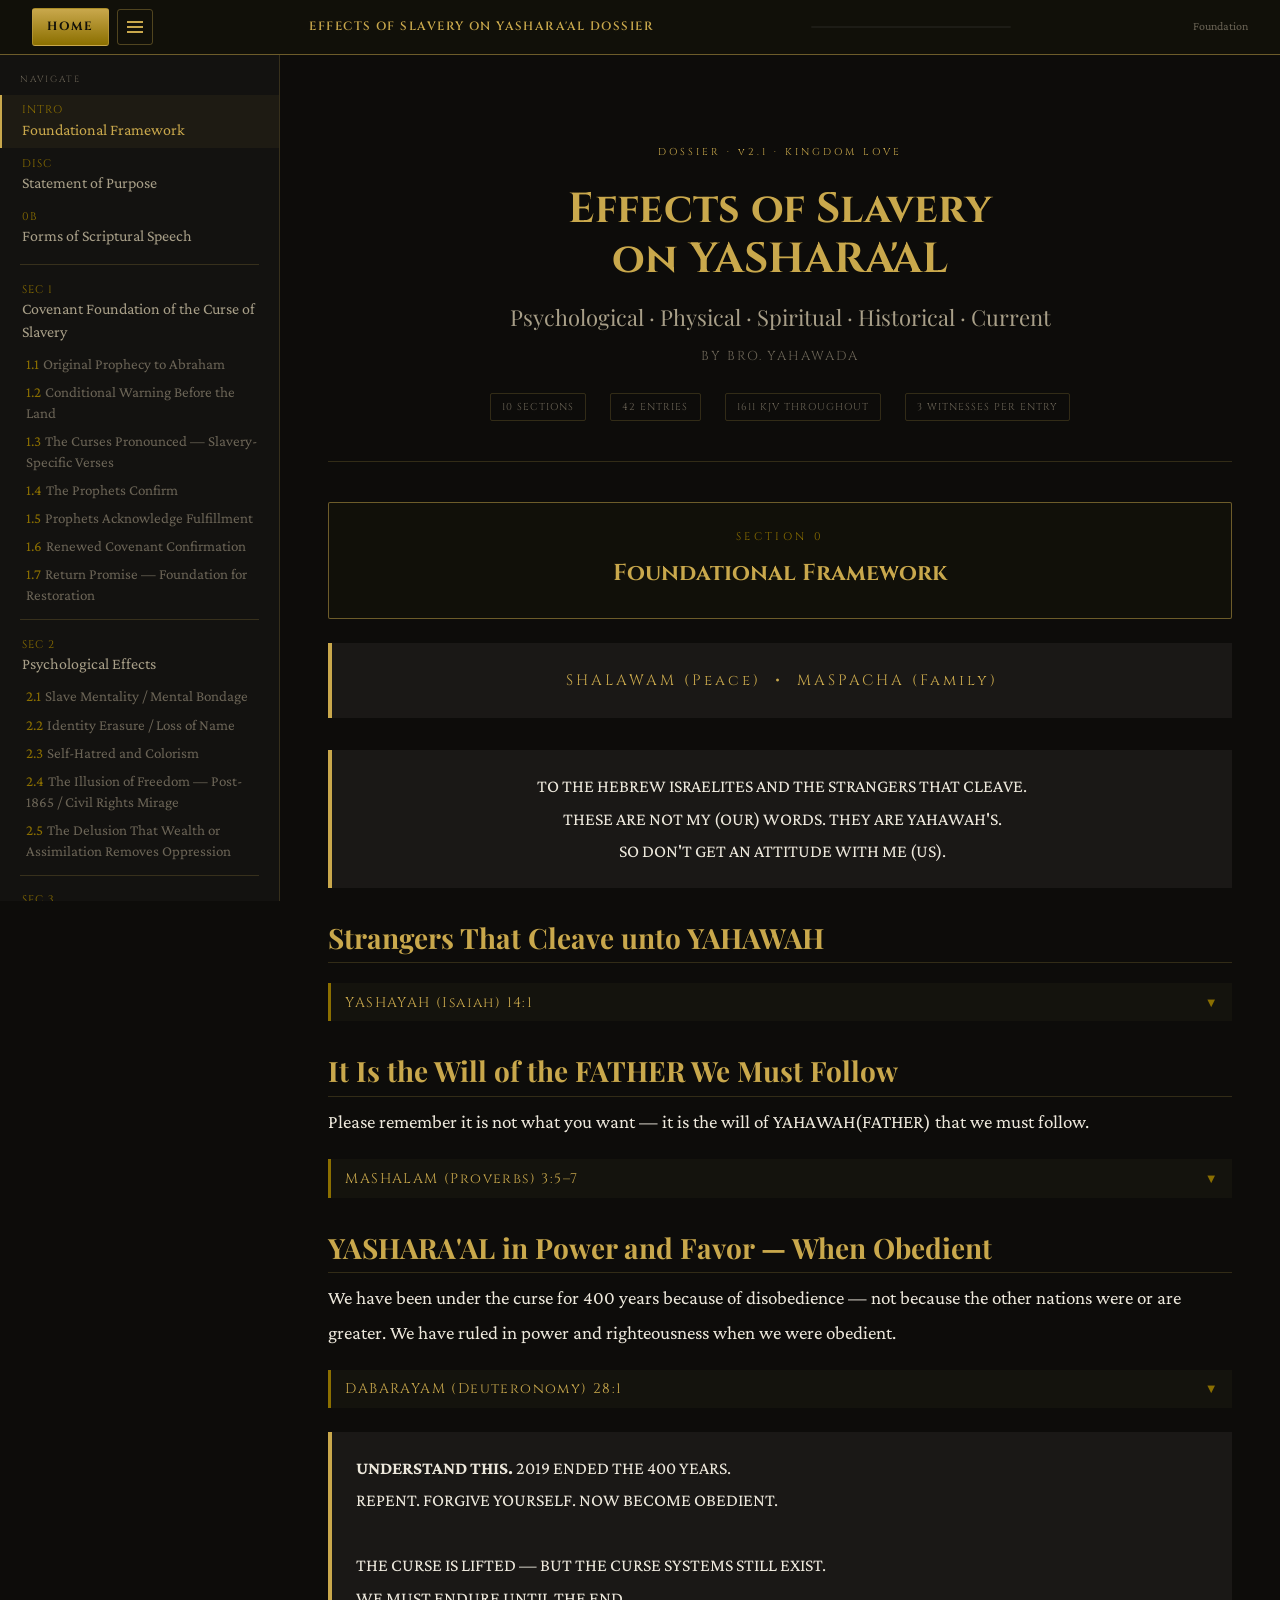
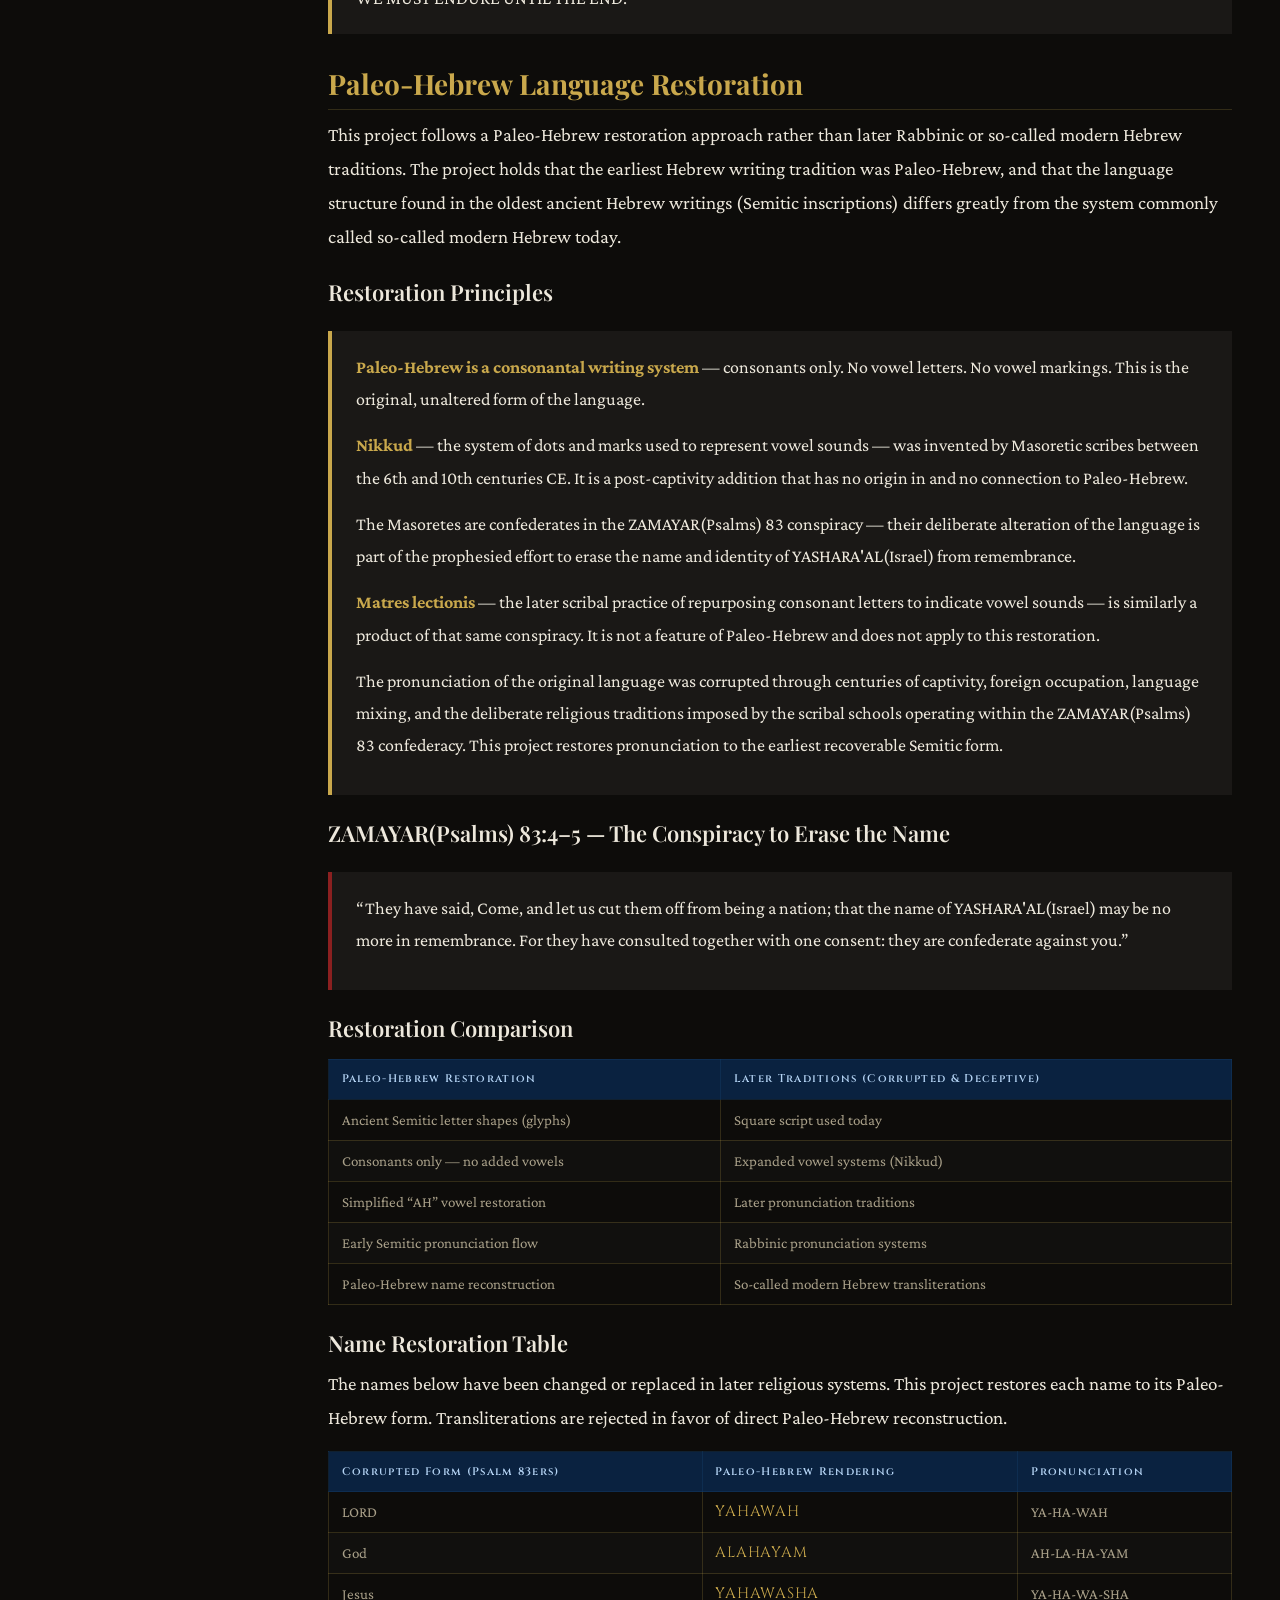
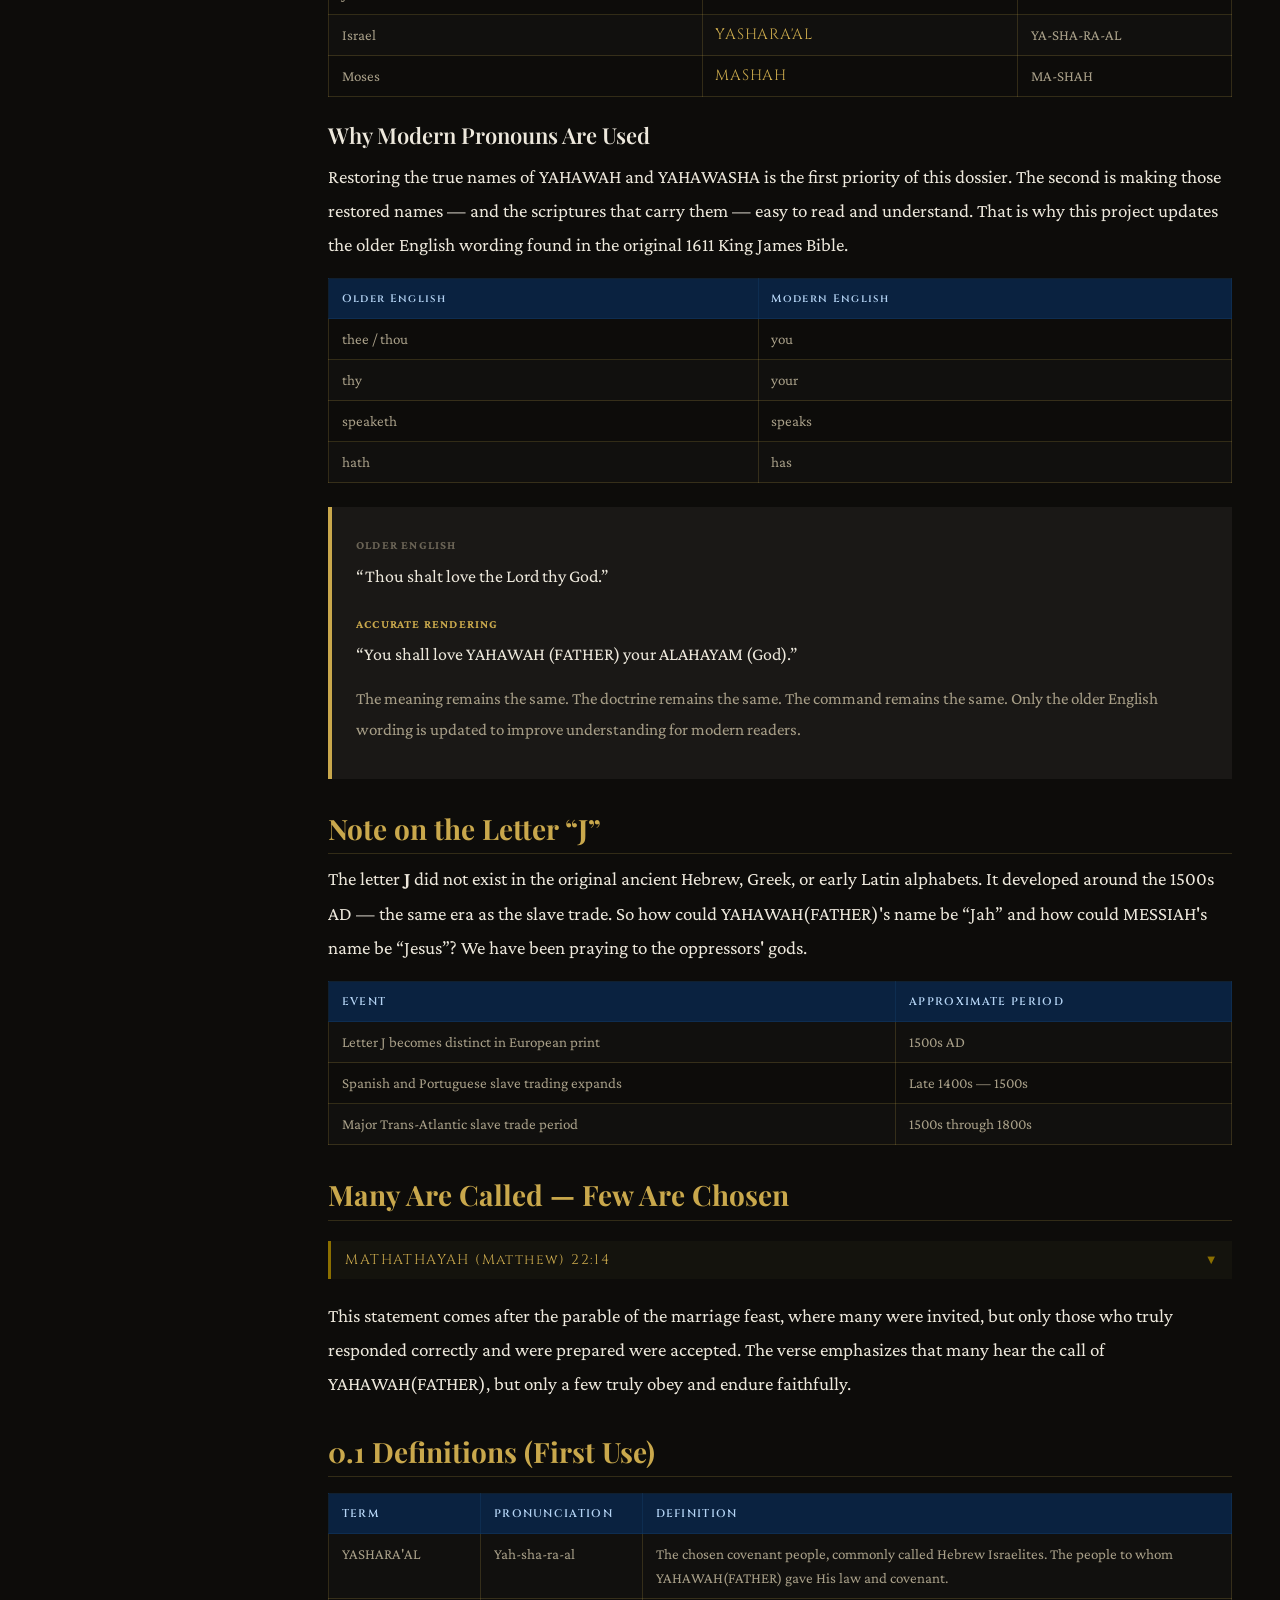
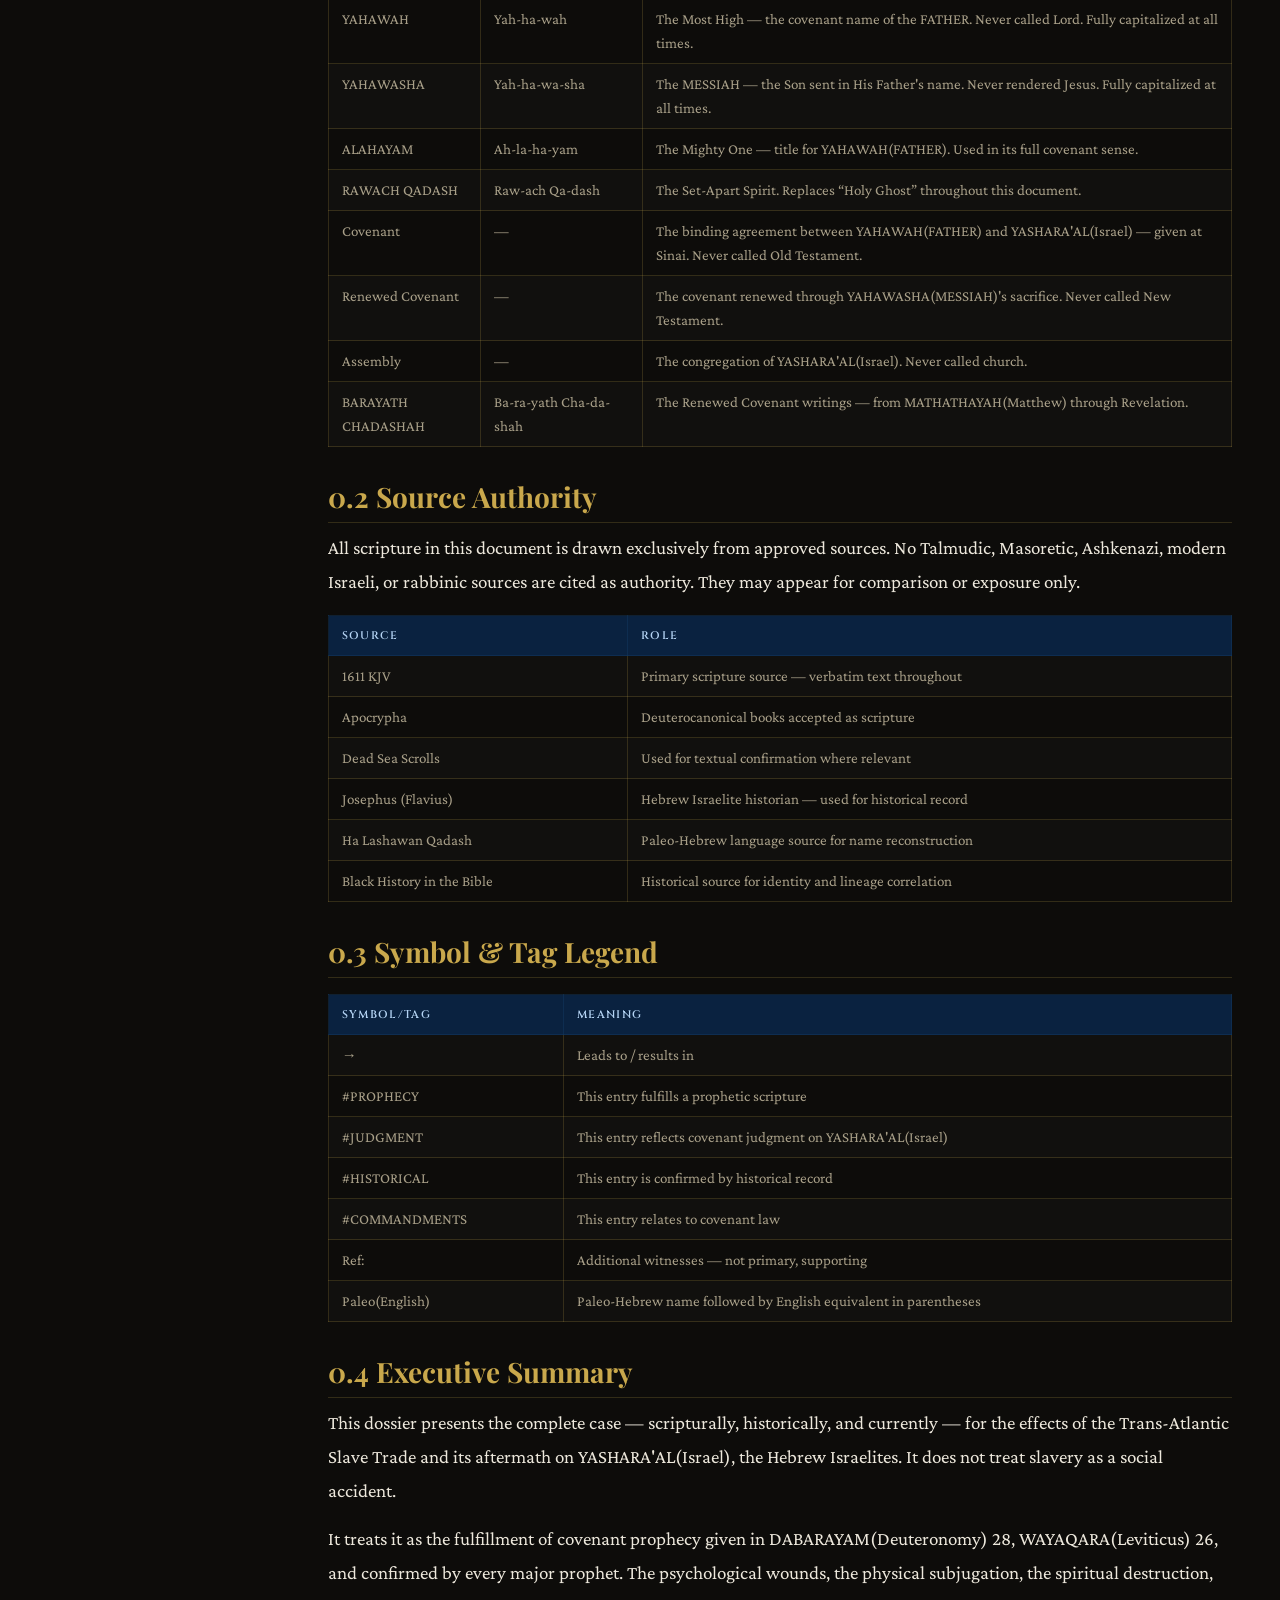
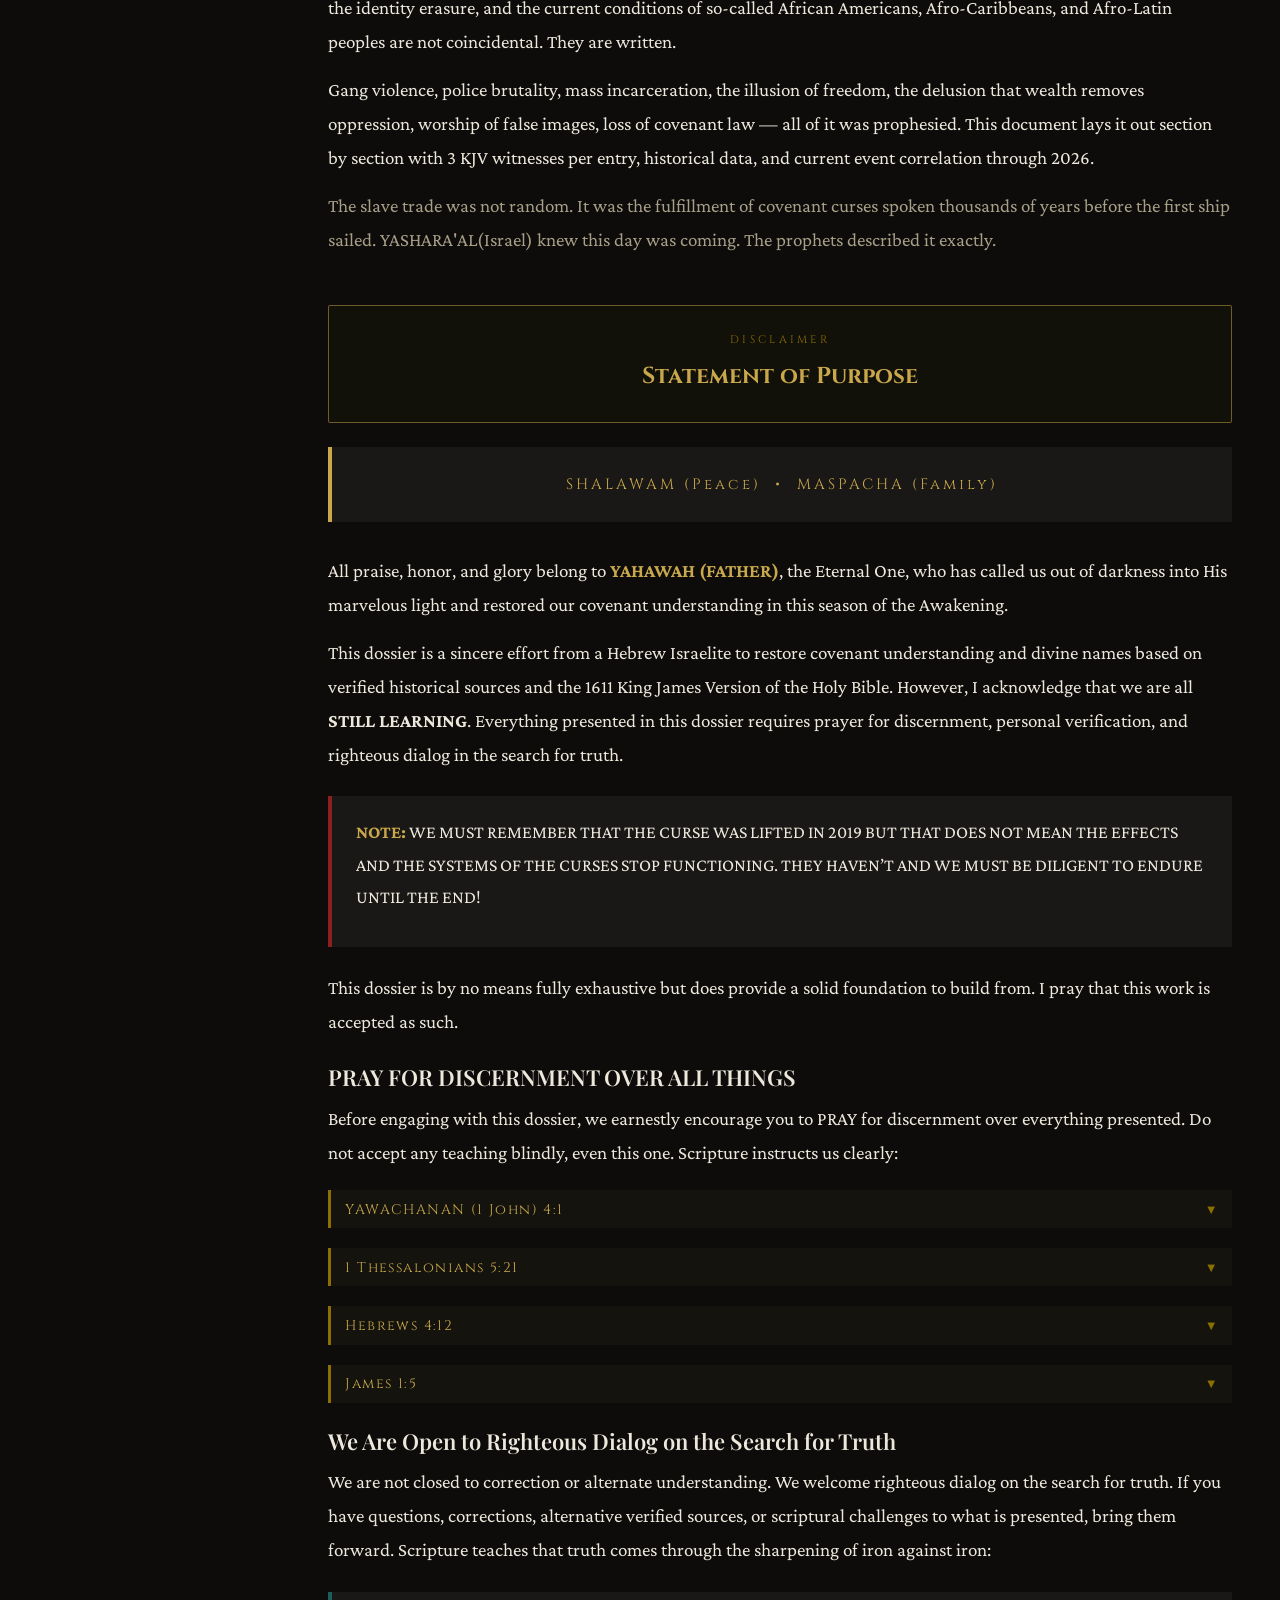
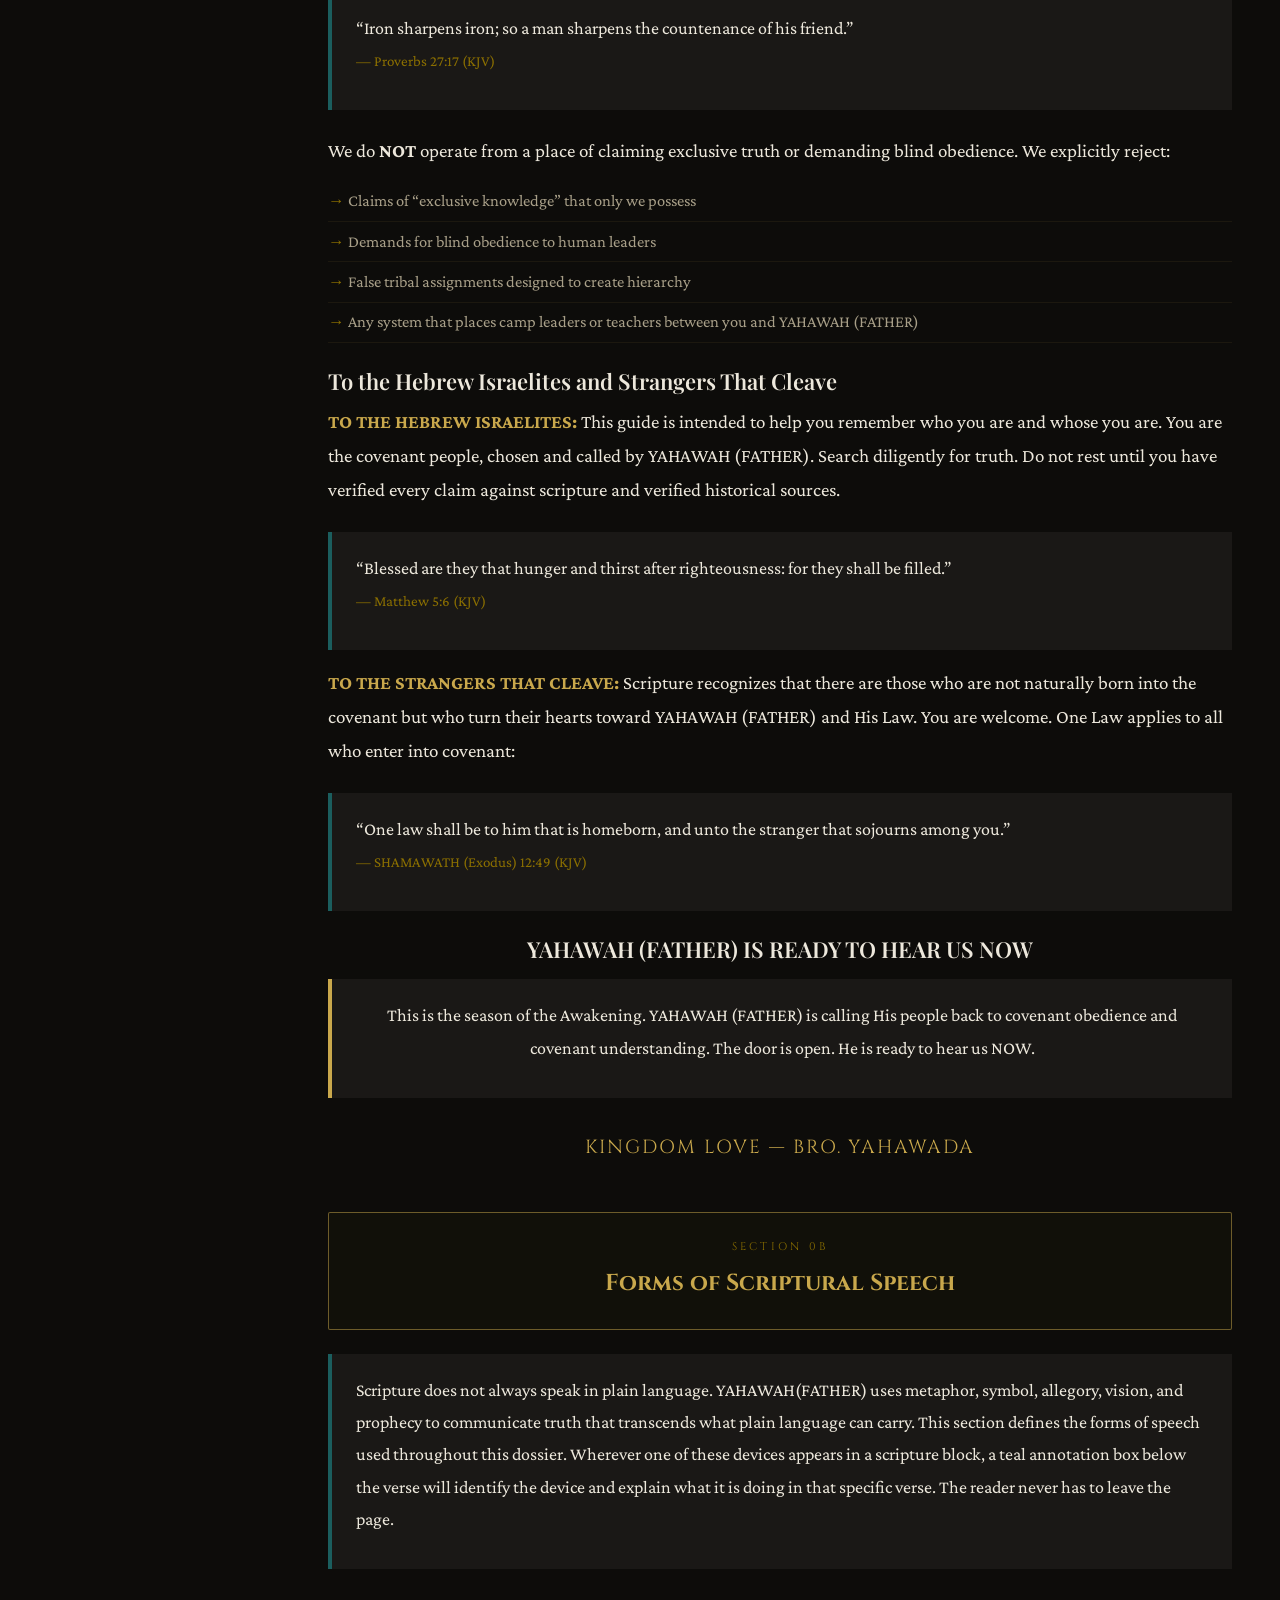
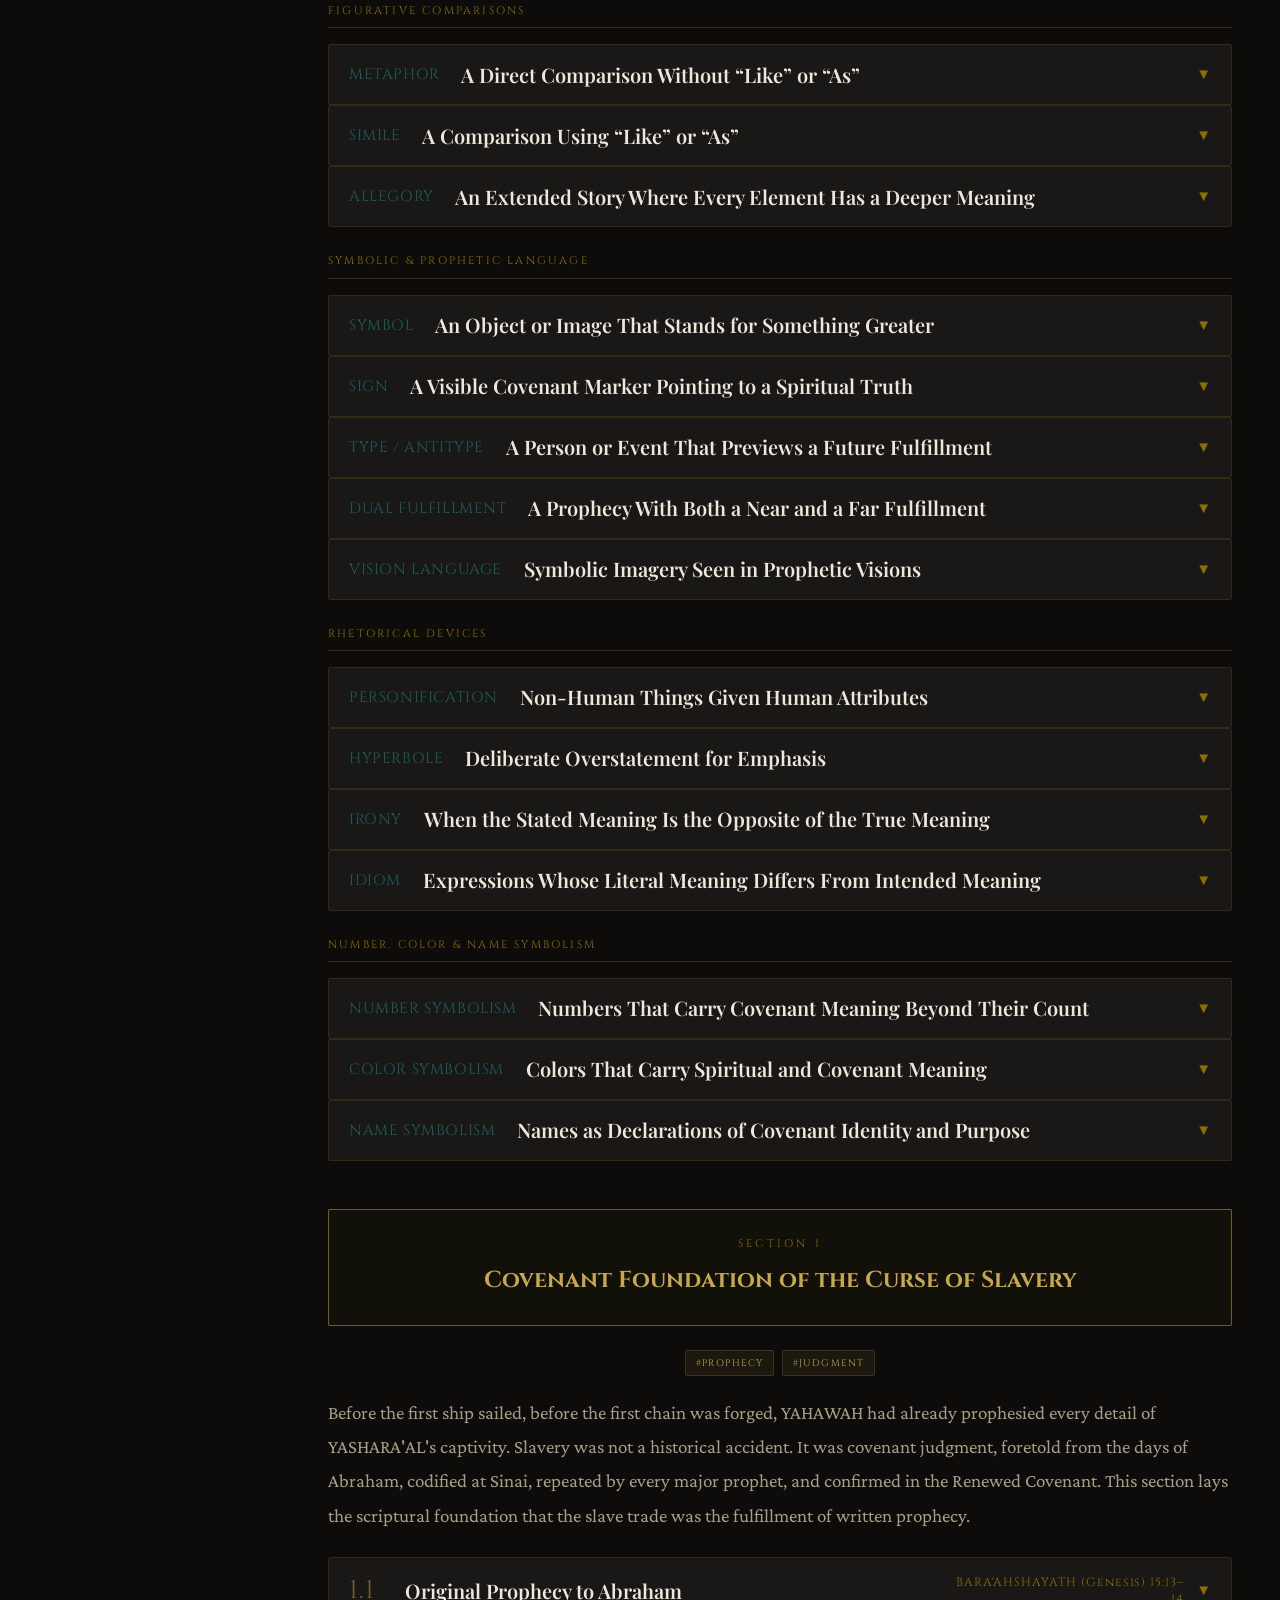
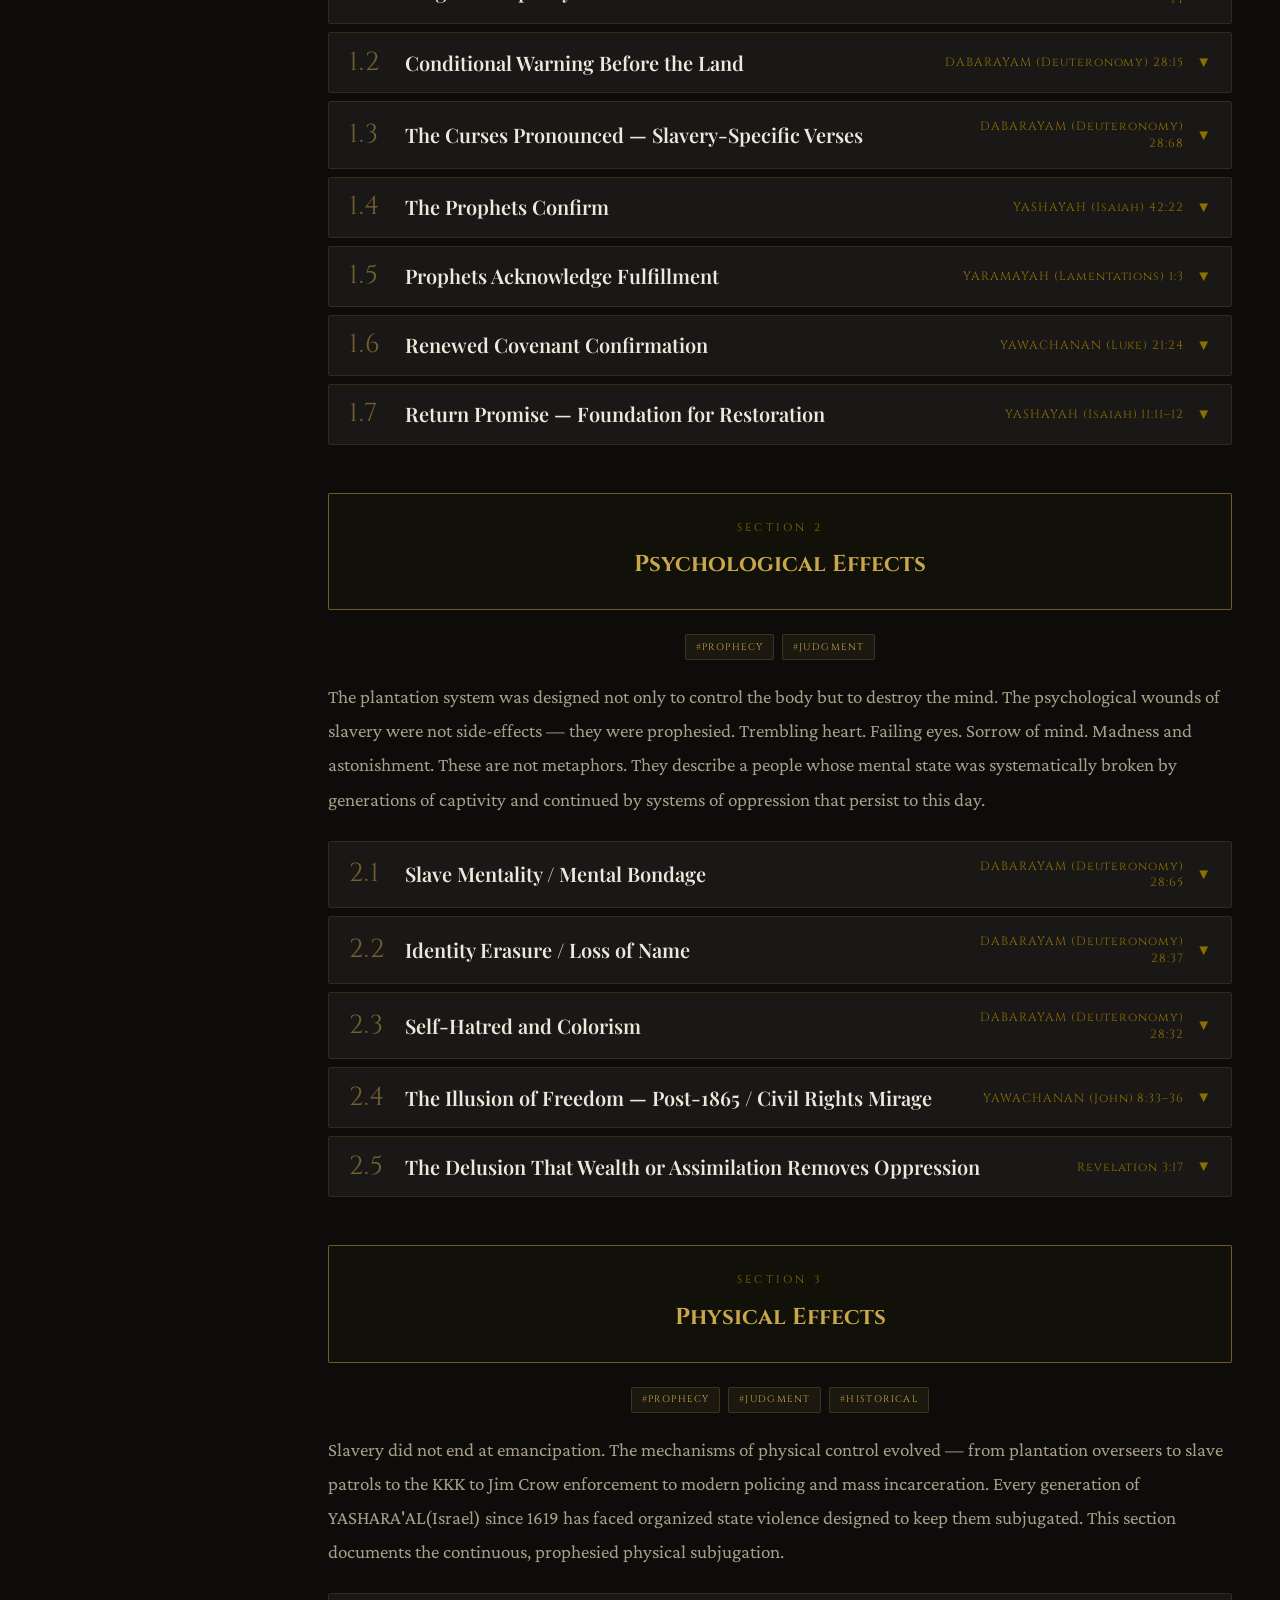
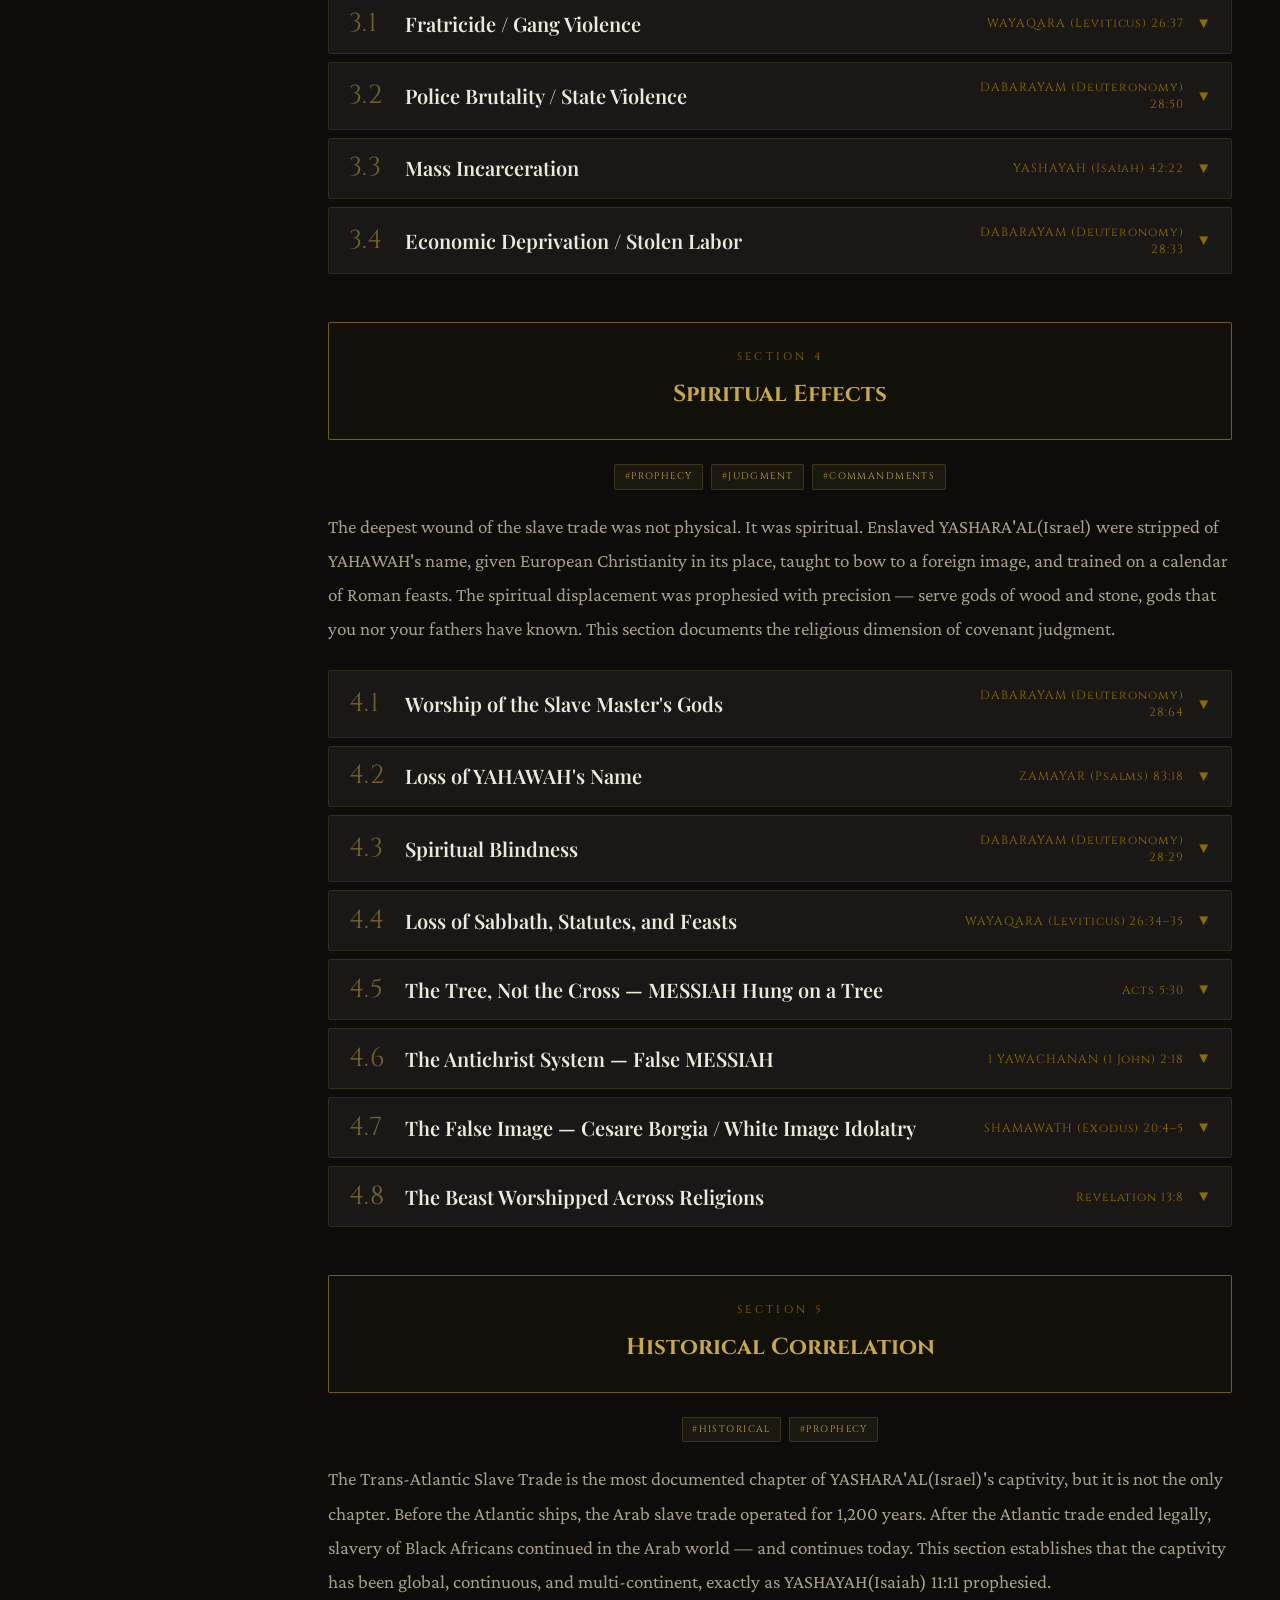
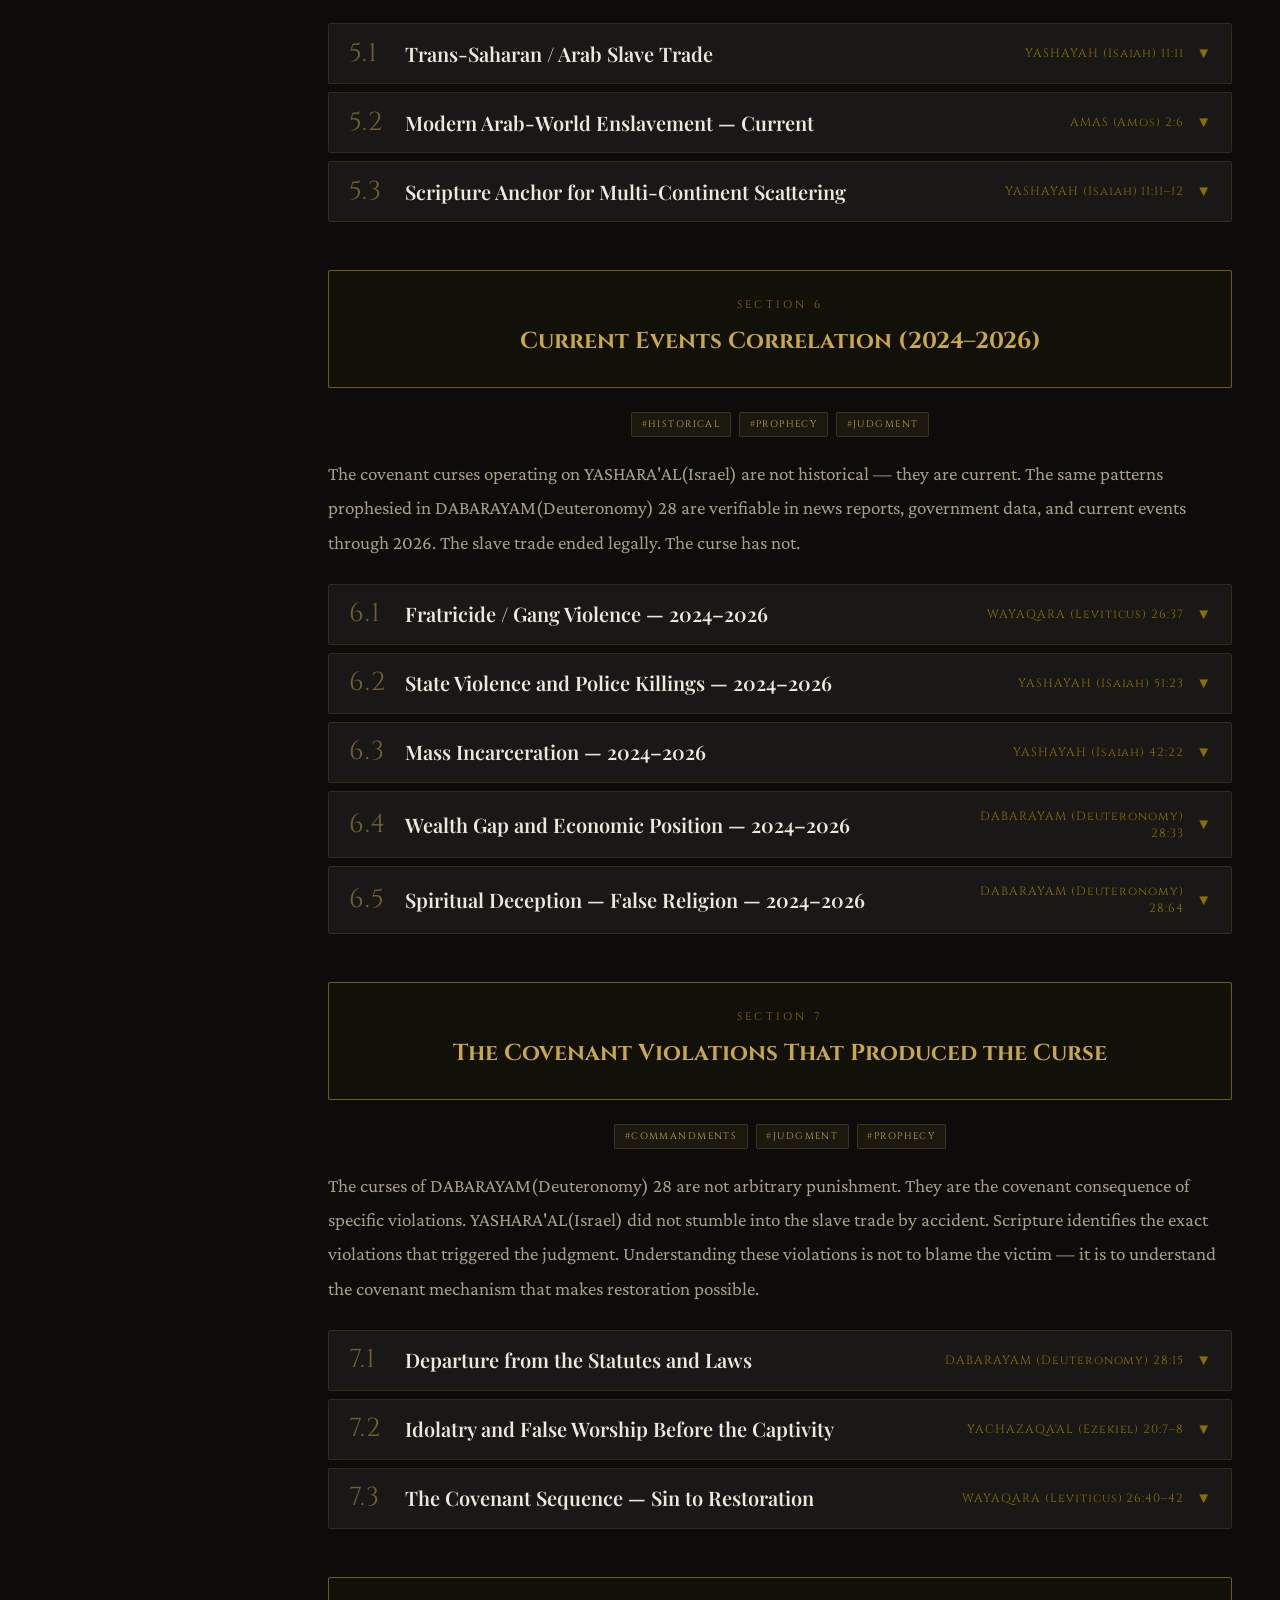
<file: dossiers/SLAVERY EFFECTS ON YASHARAAL.html>
<!DOCTYPE html>
<html lang="en">
<head>
<meta charset="UTF-8">
<meta name="viewport" content="width=device-width, initial-scale=1.0">
<title>Effects of Slavery on YASHARAAL — Dossier v2.1</title>
<link href="https://fonts.googleapis.com/css2?family=Playfair+Display:wght@400;600;700&family=Crimson+Pro:ital,wght@0,300;0,400;0,600;1,400&family=Cinzel:wght@400;600;700&display=swap" rel="stylesheet">
<style>
:root {
  --gold: #C9A84C;
  --gold-dim: #8B6F00;
  --gold-bright: #E8C560;
  --bg-page: #0D0C0A;
  --bg-section: #131210;
  --bg-card: #1A1816;
  --bg-scripture: #1E1B14;
  --bg-divider: #111009;
  --text-primary: #EDE8DC;
  --text-secondary: #A89F88;
  --text-muted: #6B6456;
  --border: rgba(201,168,76,0.2);
  --border-bright: rgba(201,168,76,0.5);
  --tag-bg: rgba(201,168,76,0.08);
  --red-accent: #8B2020;
  --teal-accent: #1B5E5E;
}
* { margin:0; padding:0; box-sizing:border-box; }
html { scroll-padding-top: 64px; }
body { font-family:'Crimson Pro',Georgia,serif; background:var(--bg-page); color:var(--text-primary); font-size:19px; line-height:1.8; }
.site-header { position:sticky; top:0; z-index:100; background:var(--bg-divider); border-bottom:1px solid var(--border-bright); padding:0 2rem; }
.site-header-inner { max-width:1280px; margin:0 auto; display:flex; align-items:center; justify-content:space-between; height:54px; gap:1rem; }
.site-title { font-family:'Cinzel',serif; font-size:12px; font-weight:600; color:var(--gold); letter-spacing:0.12em; white-space:nowrap; flex-shrink:0; }
.progress-bar-wrap { flex:1; height:2px; background:rgba(255,255,255,0.05); border-radius:2px; overflow:hidden; max-width:200px; }
.progress-bar-fill { height:100%; background:var(--gold); width:0%; transition:width 0.3s ease; }
.section-indicator { font-size:12px; color:var(--text-muted); white-space:nowrap; min-width:80px; text-align:right; overflow:hidden; text-overflow:ellipsis; max-width:240px; }
.layout { max-width:1280px; margin:0 auto; display:grid; grid-template-columns:280px 1fr; min-height:calc(100vh - 54px); }
.sidebar { position:sticky; top:54px; height:calc(100vh - 54px); overflow-y:auto; background:var(--bg-section); border-right:1px solid var(--border); padding:1rem 0; scrollbar-width:thin; scrollbar-color:var(--gold-dim) transparent; }
.sidebar::-webkit-scrollbar { width:3px; }
.sidebar::-webkit-scrollbar-thumb { background:var(--gold-dim); }
.nav-label { font-family:'Cinzel',serif; font-size:9px; letter-spacing:0.2em; color:var(--text-muted); padding:0 1.25rem; margin-bottom:0.5rem; text-transform:uppercase; }
.nav-item { display:block; padding:0.45rem 1.25rem; font-size:16px; color:var(--text-secondary); text-decoration:none; border-left:2px solid transparent; transition:all 0.2s; cursor:pointer; line-height:1.4; }
.nav-item:hover { color:var(--text-primary); background:rgba(201,168,76,0.05); }
.nav-item.active { color:var(--gold); border-left-color:var(--gold); background:rgba(201,168,76,0.06); }
.nav-item .nav-num { font-family:'Cinzel',serif; font-size:11px; color:var(--gold-dim); display:block; margin-bottom:1px; letter-spacing:0.1em; }
.nav-divider { height:1px; background:var(--border); margin:0.6rem 1.25rem; }
.nav-sub { padding:0.3rem 1.25rem 0.3rem 1.5rem; font-size:16.5px; color:var(--text-muted); cursor:pointer; display:block; border-left:2px solid transparent; transition:all 0.2s; line-height:1.4; }
.nav-sub:hover { color:var(--text-secondary); background:rgba(201,168,76,0.03); }
.nav-sub.active { color:var(--gold-dim); border-left-color:var(--gold-dim); }
.entry-nav { font-size:15px !important; padding:0.22rem 1.25rem 0.22rem 1.5rem !important; }
.main { padding:2.5rem 3rem 6rem; overflow-x:hidden; }
.title-block { text-align:center; padding:3rem 0 2.5rem; border-bottom:1px solid var(--border); margin-bottom:2.5rem; }
.dossier-eyebrow { font-family:'Cinzel',serif; font-size:10px; letter-spacing:0.3em; color:var(--gold); margin-bottom:1.5rem; display:block; }
.dossier-title { font-family:'Cinzel',serif; font-size:42px; font-weight:700; color:var(--gold); line-height:1.2; margin-bottom:0.75rem; }
.dossier-subtitle { font-family:'Playfair Display',serif; font-size:22px; color:var(--text-secondary); margin-bottom:0.5rem; }
.dossier-byline { font-family:'Cinzel',serif; font-size:13px; color:var(--text-muted); letter-spacing:0.15em; margin-bottom:1.5rem; }
.dossier-meta { display:flex; justify-content:center; gap:1.5rem; flex-wrap:wrap; }
.meta-pill { font-size:10px; font-family:'Cinzel',serif; letter-spacing:0.1em; color:var(--text-muted); border:1px solid var(--border); padding:0.25rem 0.7rem; border-radius:2px; }
.doc-section { margin-bottom:3rem; opacity:0; transform:translateY(16px); transition:opacity 0.5s ease,transform 0.5s ease; scroll-margin-top:64px; }
.doc-section.visible { opacity:1; transform:none; }
.section-divider { background:var(--bg-divider); border:1px solid var(--border-bright); border-radius:2px; text-align:center; padding:1.5rem; margin-bottom:1.5rem; }
.section-num { font-family:'Cinzel',serif; font-size:11px; letter-spacing:0.3em; color:var(--gold-dim); margin-bottom:0.4rem; display:block; }
.section-title { font-family:'Cinzel',serif; font-size:23px; font-weight:700; color:var(--gold); }
.h1 { font-family:'Playfair Display',serif; font-size:28px; font-weight:700; color:var(--gold); margin:2rem 0 0.5rem; padding-bottom:0.4rem; border-bottom:1px solid var(--border); line-height:1.3; }
.h2 { font-family:'Playfair Display',serif; font-size:22px; font-weight:600; color:var(--text-primary); margin:1.5rem 0 0.6rem; line-height:1.3; }
p { margin-bottom:0.85rem; color:var(--text-primary); }
.tags { margin:0.5rem 0 1.25rem; display:flex; gap:0.5rem; flex-wrap:wrap; justify-content:center; }
.tag { font-family:'Cinzel',serif; font-size:9.5px; letter-spacing:0.15em; color:var(--gold); background:var(--tag-bg); border:1px solid var(--border); padding:0.2rem 0.6rem; border-radius:2px; }
.callout { background:var(--bg-card); border-left:4px solid var(--gold); padding:1.25rem 1.5rem; margin:1.5rem 0; font-size:18px; line-height:1.8; color:var(--text-primary); }
.table-wrap { overflow-x:auto; margin:1rem 0; }
table { width:100%; border-collapse:collapse; font-size:15px; }
th { background:#0A2240; color:#B5D4F4; font-family:'Cinzel',serif; font-size:11px; letter-spacing:0.12em; padding:0.6rem 0.8rem; text-align:left; border:1px solid rgba(21,63,106,0.4); font-weight:600; }
td { padding:0.5rem 0.8rem; border:1px solid var(--border); color:var(--text-secondary); vertical-align:top; line-height:1.6; font-size:15px; }
tr:nth-child(even) td { background:rgba(255,255,255,0.015); }
tr:hover td { background:rgba(201,168,76,0.03); }
.scripture-wrap { margin:1.25rem 0; }
.scripture-toggle { width:100%; background:none; border:none; text-align:left; cursor:pointer; padding:0.6rem 0.9rem; display:flex; align-items:center; justify-content:space-between; gap:0.5rem; border-left:3px solid var(--gold-dim); background:rgba(201,168,76,0.04); transition:background 0.2s; }
.scripture-toggle:hover { background:rgba(201,168,76,0.08); }
.scripture-ref-label { font-family:'Cinzel',serif; font-size:14px; letter-spacing:0.1em; color:var(--gold); }
.scripture-chevron { font-size:13px; color:var(--gold-dim); transition:transform 0.25s; flex-shrink:0; }
.scripture-toggle.open .scripture-chevron { transform:rotate(180deg); }
.scripture-body { display:none; background:var(--bg-scripture); border-left:3px solid var(--gold); padding:1rem 1.25rem; font-size:18px; line-height:1.85; color:var(--text-primary); margin-top:1px; }
.scripture-body.open { display:block; }
.entries-container { display:flex; flex-direction:column; gap:0.5rem; }
.entry-card { border:1px solid var(--border); border-radius:2px; overflow:hidden; scroll-margin-top:64px; }
.entry-header { display:flex; align-items:center; justify-content:space-between; padding:1rem 1.25rem; cursor:pointer; background:var(--bg-card); transition:background 0.2s; gap:1rem; }
.entry-header:hover { background:rgba(201,168,76,0.05); }
.entry-header.open { background:rgba(201,168,76,0.07); border-bottom:1px solid var(--border); }
.entry-num-title { display:flex; align-items:center; gap:0.85rem; flex:1; min-width:0; }
.entry-num { font-family:'Cinzel',serif; font-size:26px; color:var(--border-bright); min-width:42px; line-height:1; letter-spacing:0.04em; }
.entry-title { font-family:'Playfair Display',serif; font-size:20px; font-weight:600; color:var(--text-primary); line-height:1.3; }
.entry-ref-toggle { display:flex; align-items:center; gap:0.75rem; flex-shrink:0; }
.entry-ref { font-family:'Cinzel',serif; font-size:12px; letter-spacing:0.08em; color:var(--gold-dim); text-align:right; max-width:240px; line-height:1.4; }
.entry-chevron { font-size:15px; color:var(--gold-dim); transition:transform 0.25s; }
.entry-header.open .entry-chevron { transform:rotate(180deg); }
.entry-body { display:none; padding:1.5rem 1.5rem 2rem; background:var(--bg-section); }
.entry-body.open { display:block; }
.scripture-block { background:var(--bg-scripture); border-left:4px solid var(--gold); padding:1rem 1.25rem; margin-bottom:1rem; }
.scripture-label { font-family:'Cinzel',serif; font-size:13px; letter-spacing:0.12em; color:var(--gold); margin-bottom:0.5rem; }
.scripture-text { font-size:18.5px; line-height:1.85; color:var(--text-primary); }
.speech-annotation { background:rgba(27,94,94,0.07); border-left:3px solid var(--teal-accent); padding:0.7rem 1rem; margin-top:0.6rem; border-radius:0 2px 2px 0; }
.speech-annotation-type { font-family:'Cinzel',serif; font-size:10px; letter-spacing:0.2em; color:#4AAFAF; margin-bottom:0.35rem; }
.speech-annotation-text { font-size:16px; line-height:1.75; color:var(--text-secondary); }
.subsec-title { font-family:'Cinzel',serif; font-size:11px; letter-spacing:0.2em; color:var(--gold-dim); border-bottom:1px solid var(--border); padding-bottom:0.4rem; margin:1.5rem 0 1rem; text-transform:uppercase; }
.def-row { display:grid; grid-template-columns:180px 160px 1fr; gap:0; }
.def-row > div { padding:0.6rem 0.8rem; border:1px solid var(--border); font-size:15.5px; }
.def-row:first-child > div { background:#0A2240; color:#B5D4F4; font-family:'Cinzel',serif; font-size:12px; letter-spacing:0.1em; font-weight:600; }
.def-row:nth-child(even) > div { background:rgba(255,255,255,0.015); }
.def-term { color:var(--gold); font-family:'Cinzel',serif; font-size:14px; letter-spacing:0.08em; }
.def-pron { color:var(--text-muted); }
.def-def { color:var(--text-secondary); }
.phrase-block { margin-bottom:1.25rem; padding:0.9rem 1rem; background:var(--bg-card); border-left:3px solid var(--teal-accent); }
.phrase-title { font-family:'Playfair Display',serif; font-size:17.5px; font-weight:600; color:var(--text-primary); margin-bottom:0.4rem; }
.phrase-meaning { font-size:17px; color:var(--text-secondary); line-height:1.75; }
.coverage-list { list-style:none; padding:0; }
.coverage-list li { padding:0.3rem 0; border-bottom:1px solid rgba(201,168,76,0.08); color:var(--text-secondary); font-size:16.5px; }
.coverage-list li::before { content:"→ "; color:var(--gold-dim); }
.nations-section { background:rgba(139,32,32,0.05); border:1px solid rgba(139,32,32,0.2); padding:1.25rem; border-radius:2px; margin-top:1.5rem; }
.nation-block { margin-bottom:1.25rem; padding-bottom:1rem; border-bottom:1px solid var(--border); }
.nation-block:last-child { border-bottom:none; }
.nation-name { font-family:'Cinzel',serif; font-size:13px; font-weight:600; color:var(--red-accent); letter-spacing:0.1em; margin-bottom:0.4rem; }
.nations-note { color:var(--text-secondary); font-size:17px; border-left:3px solid var(--red-accent); padding:0.5rem 0.75rem; margin:0.5rem 0; background:var(--bg-card); }
.scroll-top { position:fixed; bottom:2rem; right:2rem; background:var(--bg-card); border:1px solid var(--border-bright); color:var(--gold); width:40px; height:40px; border-radius:2px; cursor:pointer; display:flex; align-items:center; justify-content:center; font-size:18px; opacity:0; transition:opacity 0.3s; z-index:200; }
.scroll-top.visible { opacity:1; }
.scroll-top:hover { background:rgba(201,168,76,0.1); }

@media (max-width:900px) {
  .layout { grid-template-columns:1fr; }
  .sidebar { display:none; }
  .main { padding:1.5rem 1rem 4rem; }
  .dossier-title { font-size:30px; }
  .entry-header { flex-direction:column; align-items:flex-start; }
  .entry-ref { text-align:left; max-width:none; }
  .section-indicator { display:none; }
}

.home-link{
  display:inline-flex;
  align-items:center;
  justify-content:center;
  padding:0.45rem 0.9rem;
  background:linear-gradient(180deg,#C9A84C,#8B6F00);
  color:#111009;
  text-decoration:none;
  font-family:'Cinzel',serif;
  font-size:12px;
  font-weight:700;
  letter-spacing:0.12em;
  border:1px solid rgba(201,168,76,0.5);
  border-radius:3px;
  transition:all .2s ease;
  white-space:nowrap;
}
.home-link:hover{
  background:linear-gradient(180deg,#E8C560,#C9A84C);
  transform:translateY(-1px);
}


.header-left{display:flex;align-items:center;gap:.5rem}
.sidebar-toggle{display:inline-flex;align-items:center;justify-content:center;width:36px;height:36px;background:transparent;border:1px solid rgba(201,168,76,.35);cursor:pointer;border-radius:3px;flex-shrink:0}
.sidebar-toggle-bars,.sidebar-toggle-bars:before,.sidebar-toggle-bars:after{display:block;width:16px;height:2px;background:#C9A84C;content:"";position:relative}
.sidebar-toggle-bars:before{position:absolute;top:-5px}
.sidebar-toggle-bars:after{position:absolute;top:5px}

</style>
</head>
<body>

<header class="site-header">
  <div class="site-header-inner">
    <div class="header-left">
      <a href="../index.html" class="home-link">HOME</a>
      <button class="sidebar-toggle" aria-label="Menu">
        <span class="sidebar-toggle-bars"></span>
      </button>
    </div>
    <span class="site-title">EFFECTS OF SLAVERY ON YASHARA'AL DOSSIER</span>
    <div class="progress-bar-wrap"><div class="progress-bar-fill" id="progressFill"></div></div>
    <span class="section-indicator" id="sectionIndicator">Foundation</span>
  </div>
</header>

<div class="layout">
<nav class="sidebar" id="sidebar">
  <div class="nav-label">Navigate</div>
  <a class="nav-item active" onclick="scrollToAnchor('secIntro')" id="nav-secIntro">
  <span class="nav-num">INTRO</span>Foundational Framework
</a>
<a class="nav-item" onclick="scrollToAnchor('secDisclaimer')" id="nav-secDisclaimer">
  <span class="nav-num">DISC</span>Statement of Purpose
</a>
<a class="nav-item" onclick="scrollToAnchor('secSpeech')" id="nav-secSpeech">
  <span class="nav-num">0B</span>Forms of Scriptural Speech
</a>
<div class="nav-divider"></div>
<a class="nav-item" onclick="scrollToAnchor('sec1')" id="nav-sec1">
  <span class="nav-num">SEC 1</span>Covenant Foundation of the Curse of Slavery
</a>
<a class="nav-sub entry-nav" onclick="scrollToAnchor('entry-1-1')" id="nav-entry-1-1">
  <span style="color:var(--gold-dim);margin-right:4px;">1.1</span>Original Prophecy to Abraham
</a>
<a class="nav-sub entry-nav" onclick="scrollToAnchor('entry-1-2')" id="nav-entry-1-2">
  <span style="color:var(--gold-dim);margin-right:4px;">1.2</span>Conditional Warning Before the Land
</a>
<a class="nav-sub entry-nav" onclick="scrollToAnchor('entry-1-3')" id="nav-entry-1-3">
  <span style="color:var(--gold-dim);margin-right:4px;">1.3</span>The Curses Pronounced &mdash; Slavery-Specific Verses
</a>
<a class="nav-sub entry-nav" onclick="scrollToAnchor('entry-1-4')" id="nav-entry-1-4">
  <span style="color:var(--gold-dim);margin-right:4px;">1.4</span>The Prophets Confirm
</a>
<a class="nav-sub entry-nav" onclick="scrollToAnchor('entry-1-5')" id="nav-entry-1-5">
  <span style="color:var(--gold-dim);margin-right:4px;">1.5</span>Prophets Acknowledge Fulfillment
</a>
<a class="nav-sub entry-nav" onclick="scrollToAnchor('entry-1-6')" id="nav-entry-1-6">
  <span style="color:var(--gold-dim);margin-right:4px;">1.6</span>Renewed Covenant Confirmation
</a>
<a class="nav-sub entry-nav" onclick="scrollToAnchor('entry-1-7')" id="nav-entry-1-7">
  <span style="color:var(--gold-dim);margin-right:4px;">1.7</span>Return Promise &mdash; Foundation for Restoration
</a>
<div class="nav-divider"></div>
<a class="nav-item" onclick="scrollToAnchor('sec2')" id="nav-sec2">
  <span class="nav-num">SEC 2</span>Psychological Effects
</a>
<a class="nav-sub entry-nav" onclick="scrollToAnchor('entry-2-1')" id="nav-entry-2-1">
  <span style="color:var(--gold-dim);margin-right:4px;">2.1</span>Slave Mentality / Mental Bondage
</a>
<a class="nav-sub entry-nav" onclick="scrollToAnchor('entry-2-2')" id="nav-entry-2-2">
  <span style="color:var(--gold-dim);margin-right:4px;">2.2</span>Identity Erasure / Loss of Name
</a>
<a class="nav-sub entry-nav" onclick="scrollToAnchor('entry-2-3')" id="nav-entry-2-3">
  <span style="color:var(--gold-dim);margin-right:4px;">2.3</span>Self-Hatred and Colorism
</a>
<a class="nav-sub entry-nav" onclick="scrollToAnchor('entry-2-4')" id="nav-entry-2-4">
  <span style="color:var(--gold-dim);margin-right:4px;">2.4</span>The Illusion of Freedom &mdash; Post-1865 / Civil Rights Mirage
</a>
<a class="nav-sub entry-nav" onclick="scrollToAnchor('entry-2-5')" id="nav-entry-2-5">
  <span style="color:var(--gold-dim);margin-right:4px;">2.5</span>The Delusion That Wealth or Assimilation Removes Oppression
</a>
<div class="nav-divider"></div>
<a class="nav-item" onclick="scrollToAnchor('sec3')" id="nav-sec3">
  <span class="nav-num">SEC 3</span>Physical Effects
</a>
<a class="nav-sub entry-nav" onclick="scrollToAnchor('entry-3-1')" id="nav-entry-3-1">
  <span style="color:var(--gold-dim);margin-right:4px;">3.1</span>Fratricide / Gang Violence
</a>
<a class="nav-sub entry-nav" onclick="scrollToAnchor('entry-3-2')" id="nav-entry-3-2">
  <span style="color:var(--gold-dim);margin-right:4px;">3.2</span>Police Brutality / State Violence
</a>
<a class="nav-sub entry-nav" onclick="scrollToAnchor('entry-3-3')" id="nav-entry-3-3">
  <span style="color:var(--gold-dim);margin-right:4px;">3.3</span>Mass Incarceration
</a>
<a class="nav-sub entry-nav" onclick="scrollToAnchor('entry-3-4')" id="nav-entry-3-4">
  <span style="color:var(--gold-dim);margin-right:4px;">3.4</span>Economic Deprivation / Stolen Labor
</a>
<div class="nav-divider"></div>
<a class="nav-item" onclick="scrollToAnchor('sec4')" id="nav-sec4">
  <span class="nav-num">SEC 4</span>Spiritual Effects
</a>
<a class="nav-sub entry-nav" onclick="scrollToAnchor('entry-4-1')" id="nav-entry-4-1">
  <span style="color:var(--gold-dim);margin-right:4px;">4.1</span>Worship of the Slave Master&#39;s Gods
</a>
<a class="nav-sub entry-nav" onclick="scrollToAnchor('entry-4-2')" id="nav-entry-4-2">
  <span style="color:var(--gold-dim);margin-right:4px;">4.2</span>Loss of YAHAWAH&#39;s Name
</a>
<a class="nav-sub entry-nav" onclick="scrollToAnchor('entry-4-3')" id="nav-entry-4-3">
  <span style="color:var(--gold-dim);margin-right:4px;">4.3</span>Spiritual Blindness
</a>
<a class="nav-sub entry-nav" onclick="scrollToAnchor('entry-4-4')" id="nav-entry-4-4">
  <span style="color:var(--gold-dim);margin-right:4px;">4.4</span>Loss of Sabbath, Statutes, and Feasts
</a>
<a class="nav-sub entry-nav" onclick="scrollToAnchor('entry-4-5')" id="nav-entry-4-5">
  <span style="color:var(--gold-dim);margin-right:4px;">4.5</span>The Tree, Not the Cross &mdash; MESSIAH Hung on a Tree
</a>
<a class="nav-sub entry-nav" onclick="scrollToAnchor('entry-4-6')" id="nav-entry-4-6">
  <span style="color:var(--gold-dim);margin-right:4px;">4.6</span>The Antichrist System &mdash; False MESSIAH
</a>
<a class="nav-sub entry-nav" onclick="scrollToAnchor('entry-4-7')" id="nav-entry-4-7">
  <span style="color:var(--gold-dim);margin-right:4px;">4.7</span>The False Image &mdash; Cesare Borgia / White Image Idolatry
</a>
<a class="nav-sub entry-nav" onclick="scrollToAnchor('entry-4-8')" id="nav-entry-4-8">
  <span style="color:var(--gold-dim);margin-right:4px;">4.8</span>The Beast Worshipped Across Religions
</a>
<div class="nav-divider"></div>
<a class="nav-item" onclick="scrollToAnchor('sec5')" id="nav-sec5">
  <span class="nav-num">SEC 5</span>Historical Correlation
</a>
<a class="nav-sub entry-nav" onclick="scrollToAnchor('entry-5-1')" id="nav-entry-5-1">
  <span style="color:var(--gold-dim);margin-right:4px;">5.1</span>Trans-Saharan / Arab Slave Trade
</a>
<a class="nav-sub entry-nav" onclick="scrollToAnchor('entry-5-2')" id="nav-entry-5-2">
  <span style="color:var(--gold-dim);margin-right:4px;">5.2</span>Modern Arab-World Enslavement &mdash; Current
</a>
<a class="nav-sub entry-nav" onclick="scrollToAnchor('entry-5-3')" id="nav-entry-5-3">
  <span style="color:var(--gold-dim);margin-right:4px;">5.3</span>Scripture Anchor for Multi-Continent Scattering
</a>
<div class="nav-divider"></div>
<a class="nav-item" onclick="scrollToAnchor('sec6')" id="nav-sec6">
  <span class="nav-num">SEC 6</span>Current Events Correlation (2024&ndash;2026)
</a>
<a class="nav-sub entry-nav" onclick="scrollToAnchor('entry-6-1')" id="nav-entry-6-1">
  <span style="color:var(--gold-dim);margin-right:4px;">6.1</span>Fratricide / Gang Violence &mdash; 2024&ndash;2026
</a>
<a class="nav-sub entry-nav" onclick="scrollToAnchor('entry-6-2')" id="nav-entry-6-2">
  <span style="color:var(--gold-dim);margin-right:4px;">6.2</span>State Violence and Police Killings &mdash; 2024&ndash;2026
</a>
<a class="nav-sub entry-nav" onclick="scrollToAnchor('entry-6-3')" id="nav-entry-6-3">
  <span style="color:var(--gold-dim);margin-right:4px;">6.3</span>Mass Incarceration &mdash; 2024&ndash;2026
</a>
<a class="nav-sub entry-nav" onclick="scrollToAnchor('entry-6-4')" id="nav-entry-6-4">
  <span style="color:var(--gold-dim);margin-right:4px;">6.4</span>Wealth Gap and Economic Position &mdash; 2024&ndash;2026
</a>
<a class="nav-sub entry-nav" onclick="scrollToAnchor('entry-6-5')" id="nav-entry-6-5">
  <span style="color:var(--gold-dim);margin-right:4px;">6.5</span>Spiritual Deception &mdash; False Religion &mdash; 2024&ndash;2026
</a>
<div class="nav-divider"></div>
<a class="nav-item" onclick="scrollToAnchor('sec7')" id="nav-sec7">
  <span class="nav-num">SEC 7</span>The Covenant Violations That Produced the Curse
</a>
<a class="nav-sub entry-nav" onclick="scrollToAnchor('entry-7-1')" id="nav-entry-7-1">
  <span style="color:var(--gold-dim);margin-right:4px;">7.1</span>Departure from the Statutes and Laws
</a>
<a class="nav-sub entry-nav" onclick="scrollToAnchor('entry-7-2')" id="nav-entry-7-2">
  <span style="color:var(--gold-dim);margin-right:4px;">7.2</span>Idolatry and False Worship Before the Captivity
</a>
<a class="nav-sub entry-nav" onclick="scrollToAnchor('entry-7-3')" id="nav-entry-7-3">
  <span style="color:var(--gold-dim);margin-right:4px;">7.3</span>The Covenant Sequence &mdash; Sin to Restoration
</a>
<div class="nav-divider"></div>
<a class="nav-item" onclick="scrollToAnchor('sec8')" id="nav-sec8">
  <span class="nav-num">SEC 8</span>The Path of Restoration
</a>
<a class="nav-sub entry-nav" onclick="scrollToAnchor('entry-8-1')" id="nav-entry-8-1">
  <span style="color:var(--gold-dim);margin-right:4px;">8.1</span>The Condition for Restoration &mdash; Return to the Covenant
</a>
<a class="nav-sub entry-nav" onclick="scrollToAnchor('entry-8-2')" id="nav-entry-8-2">
  <span style="color:var(--gold-dim);margin-right:4px;">8.2</span>The Second Gathering &mdash; Greater Than the First
</a>
<a class="nav-sub entry-nav" onclick="scrollToAnchor('entry-8-3')" id="nav-entry-8-3">
  <span style="color:var(--gold-dim);margin-right:4px;">8.3</span>The Role of YAHAWASHA in the Restoration
</a>
<div class="nav-divider"></div>
<a class="nav-item" onclick="scrollToAnchor('sec9')" id="nav-sec9">
  <span class="nav-num">SEC 9</span>Summary Judgment
</a>
<a class="nav-sub entry-nav" onclick="scrollToAnchor('entry-9-1')" id="nav-entry-9-1">
  <span style="color:var(--gold-dim);margin-right:4px;">9.1</span>The Case Stated
</a>
<a class="nav-sub entry-nav" onclick="scrollToAnchor('entry-9-2')" id="nav-entry-9-2">
  <span style="color:var(--gold-dim);margin-right:4px;">9.2</span>The 10 Unmistakable Marks of YASHARA&#39;AL(Israel)
</a>
<a class="nav-sub entry-nav" onclick="scrollToAnchor('entry-9-3')" id="nav-entry-9-3">
  <span style="color:var(--gold-dim);margin-right:4px;">9.3</span>No Other People Match All 10 Marks
</a>
<a class="nav-sub entry-nav" onclick="scrollToAnchor('entry-9-4')" id="nav-entry-9-4">
  <span style="color:var(--gold-dim);margin-right:4px;">9.4</span>The Call
</a>
<div class="nav-divider"></div>
<a class="nav-item" onclick="scrollToAnchor('secColophon')" id="nav-secColophon">
  <span class="nav-num">END</span>Colophon
</a>
</nav>
<main class="main" id="mainContent">

<div class="title-block">
  <span class="dossier-eyebrow">DOSSIER &middot; v2.1 &middot; KINGDOM LOVE</span>
  <h1 class="dossier-title">Effects of Slavery<br>on YASHARA&#39;AL</h1>
  <div class="dossier-subtitle">Psychological &middot; Physical &middot; Spiritual &middot; Historical &middot; Current</div>
  <div class="dossier-byline">BY BRO. YAHAWADA</div>
  <div class="dossier-meta">
    <span class="meta-pill">10 SECTIONS</span>
    <span class="meta-pill">42 ENTRIES</span>
    <span class="meta-pill">1611 KJV THROUGHOUT</span>
    <span class="meta-pill">3 WITNESSES PER ENTRY</span>
  </div>
</div>


<section class="doc-section visible" id="secIntro">
  <div class="section-divider">
    <span class="section-num">SECTION 0</span>
    <div class="section-title">Foundational Framework</div>
  </div>

  <div class="callout" style="border-left-color:var(--gold);text-align:center;padding:1.5rem 2rem;margin-bottom:2rem;">
    <p style="font-family:'Cinzel',serif;font-size:15px;letter-spacing:0.2em;color:var(--gold);margin:0;">SHALAWAM (Peace) &nbsp;&bull;&nbsp; MASPACHA (Family)</p>
  </div>

  <div class="callout" style="text-align:center;">
    TO THE HEBREW ISRAELITES AND THE STRANGERS THAT CLEAVE.<br>
    THESE ARE NOT MY (OUR) WORDS. THEY ARE YAHAWAH&#39;S.<br>
    SO DON&#39;T GET AN ATTITUDE WITH ME (US).
  </div>

  <div class="h1">Strangers That Cleave unto YAHAWAH</div>
  <div class="scripture-wrap">
    <button class="scripture-toggle" onclick="toggleScripture(this)">
      <span class="scripture-ref-label">YASHAYAH (Isaiah) 14:1</span>
      <span class="scripture-chevron">&#9660;</span>
    </button>
    <div class="scripture-body">For YAHAWAH(FATHER) will have mercy on YA&#39;AQAB(Jacob), and will yet choose YASHARA&#39;AL(Israel), and set them in their own land: and the strangers shall be joined with them, and they shall cleave to the house of YA&#39;AQAB(Jacob).</div>
  </div>

  <div class="h1">It Is the Will of the FATHER We Must Follow</div>
  <p>Please remember it is not what you want &mdash; it is the will of YAHAWAH(FATHER) that we must follow.</p>
  <div class="scripture-wrap">
    <button class="scripture-toggle" onclick="toggleScripture(this)">
      <span class="scripture-ref-label">MASHALAM (Proverbs) 3:5&ndash;7</span>
      <span class="scripture-chevron">&#9660;</span>
    </button>
    <div class="scripture-body">Trust in YAHAWAH(FATHER) with all your heart; and lean not unto your own understanding. In all your ways acknowledge him, and he shall direct your paths. Be not wise in your own eyes.</div>
  </div>

  <div class="h1">YASHARA&#39;AL in Power and Favor &mdash; When Obedient</div>
  <p>We have been under the curse for 400 years because of disobedience &mdash; not because the other nations were or are greater. We have ruled in power and righteousness when we were obedient.</p>
  <div class="scripture-wrap">
    <button class="scripture-toggle" onclick="toggleScripture(this)">
      <span class="scripture-ref-label">DABARAYAM (Deuteronomy) 28:1</span>
      <span class="scripture-chevron">&#9660;</span>
    </button>
    <div class="scripture-body">If you diligently obey the voice of YAHAWAH(FATHER) your ALAHAYAM(God), keeping all His commandments, then YAHAWAH(FATHER) your ALAHAYAM(God) will set you high above all nations on the earth.</div>
  </div>

  <div class="callout">
    <strong>UNDERSTAND THIS.</strong> 2019 ENDED THE 400 YEARS.<br>
    REPENT. FORGIVE YOURSELF. NOW BECOME OBEDIENT.<br><br>
    THE CURSE IS LIFTED &mdash; BUT THE CURSE SYSTEMS STILL EXIST.<br>
    WE MUST ENDURE UNTIL THE END.
  </div>

  <div class="h1">Paleo-Hebrew Language Restoration</div>
  <p>This project follows a Paleo-Hebrew restoration approach rather than later Rabbinic or so-called modern Hebrew traditions. The project holds that the earliest Hebrew writing tradition was Paleo-Hebrew, and that the language structure found in the oldest ancient Hebrew writings (Semitic inscriptions) differs greatly from the system commonly called so-called modern Hebrew today.</p>

  <div class="h2">Restoration Principles</div>
  <div class="callout">
    <p><strong style="color:var(--gold);">Paleo-Hebrew is a consonantal writing system</strong> &mdash; consonants only. No vowel letters. No vowel markings. This is the original, unaltered form of the language.</p>
    <p><strong style="color:var(--gold);">Nikkud</strong> &mdash; the system of dots and marks used to represent vowel sounds &mdash; was invented by Masoretic scribes between the 6th and 10th centuries CE. It is a post-captivity addition that has no origin in and no connection to Paleo-Hebrew.</p>
    <p>The Masoretes are confederates in the ZAMAYAR(Psalms) 83 conspiracy &mdash; their deliberate alteration of the language is part of the prophesied effort to erase the name and identity of YASHARA&#39;AL(Israel) from remembrance.</p>
    <p><strong style="color:var(--gold);">Matres lectionis</strong> &mdash; the later scribal practice of repurposing consonant letters to indicate vowel sounds &mdash; is similarly a product of that same conspiracy. It is not a feature of Paleo-Hebrew and does not apply to this restoration.</p>
    <p>The pronunciation of the original language was corrupted through centuries of captivity, foreign occupation, language mixing, and the deliberate religious traditions imposed by the scribal schools operating within the ZAMAYAR(Psalms) 83 confederacy. This project restores pronunciation to the earliest recoverable Semitic form.</p>
  </div>

  <div class="h2">ZAMAYAR(Psalms) 83:4&ndash;5 &mdash; The Conspiracy to Erase the Name</div>
  <div class="callout" style="border-left-color:var(--red-accent);">
    <p>&#8220;They have said, Come, and let us cut them off from being a nation; that the name of YASHARA&#39;AL(Israel) may be no more in remembrance. For they have consulted together with one consent: they are confederate against you.&#8221;</p>
  </div>

  <div class="h2">Restoration Comparison</div>
  <div class="table-wrap">
    <table>
      <thead><tr><th>Paleo-Hebrew Restoration</th><th>Later Traditions (Corrupted &amp; Deceptive)</th></tr></thead>
      <tbody>
        <tr><td>Ancient Semitic letter shapes (glyphs)</td><td>Square script used today</td></tr>
        <tr><td>Consonants only &mdash; no added vowels</td><td>Expanded vowel systems (Nikkud)</td></tr>
        <tr><td>Simplified &#8220;AH&#8221; vowel restoration</td><td>Later pronunciation traditions</td></tr>
        <tr><td>Early Semitic pronunciation flow</td><td>Rabbinic pronunciation systems</td></tr>
        <tr><td>Paleo-Hebrew name reconstruction</td><td>So-called modern Hebrew transliterations</td></tr>
      </tbody>
    </table>
  </div>

  <div class="h2">Name Restoration Table</div>
  <p>The names below have been changed or replaced in later religious systems. This project restores each name to its Paleo-Hebrew form. Transliterations are rejected in favor of direct Paleo-Hebrew reconstruction.</p>
  <div class="table-wrap">
    <table>
      <thead><tr><th>Corrupted Form (Psalm 83ers)</th><th>Paleo-Hebrew Rendering</th><th>Pronunciation</th></tr></thead>
      <tbody>
        <tr><td>LORD</td><td style="color:var(--gold);font-family:'Cinzel',serif;letter-spacing:0.05em;">YAHAWAH</td><td>YA-HA-WAH</td></tr>
        <tr><td>God</td><td style="color:var(--gold);font-family:'Cinzel',serif;letter-spacing:0.05em;">ALAHAYAM</td><td>AH-LA-HA-YAM</td></tr>
        <tr><td>Jesus</td><td style="color:var(--gold);font-family:'Cinzel',serif;letter-spacing:0.05em;">YAHAWASHA</td><td>YA-HA-WA-SHA</td></tr>
        <tr><td>Israel</td><td style="color:var(--gold);font-family:'Cinzel',serif;letter-spacing:0.05em;">YASHARA&#39;AL</td><td>YA-SHA-RA-AL</td></tr>
        <tr><td>Moses</td><td style="color:var(--gold);font-family:'Cinzel',serif;letter-spacing:0.05em;">MASHAH</td><td>MA-SHAH</td></tr>
      </tbody>
    </table>
  </div>

  <div class="h2">Why Modern Pronouns Are Used</div>
  <p>Restoring the true names of YAHAWAH and YAHAWASHA is the first priority of this dossier. The second is making those restored names &mdash; and the scriptures that carry them &mdash; easy to read and understand. That is why this project updates the older English wording found in the original 1611 King James Bible.</p>
  <div class="table-wrap">
    <table>
      <thead><tr><th>Older English</th><th>Modern English</th></tr></thead>
      <tbody>
        <tr><td>thee / thou</td><td>you</td></tr>
        <tr><td>thy</td><td>your</td></tr>
        <tr><td>speaketh</td><td>speaks</td></tr>
        <tr><td>hath</td><td>has</td></tr>
      </tbody>
    </table>
  </div>
  <div class="callout" style="margin-top:1.5rem;">
    <p><strong style="color:var(--text-muted);font-size:12px;letter-spacing:0.1em;">OLDER ENGLISH</strong><br>&#8220;Thou shalt love the Lord thy God.&#8221;</p>
    <p style="margin-top:0.75rem;"><strong style="color:var(--gold);font-size:12px;letter-spacing:0.1em;">ACCURATE RENDERING</strong><br>&#8220;You shall love YAHAWAH (FATHER) your ALAHAYAM (God).&#8221;</p>
    <p style="margin-top:0.75rem;color:var(--text-secondary);font-size:17px;">The meaning remains the same. The doctrine remains the same. The command remains the same. Only the older English wording is updated to improve understanding for modern readers.</p>
  </div>

  <div class="h1">Note on the Letter &ldquo;J&rdquo;</div>
  <p>The letter <strong>J</strong> did not exist in the original ancient Hebrew, Greek, or early Latin alphabets. It developed around the 1500s AD &mdash; the same era as the slave trade. So how could YAHAWAH(FATHER)&#39;s name be &ldquo;Jah&rdquo; and how could MESSIAH&#39;s name be &ldquo;Jesus&rdquo;? We have been praying to the oppressors&#39; gods.</p>
  <div class="table-wrap"><table>
    <tr><th>EVENT</th><th>APPROXIMATE PERIOD</th></tr>
    <tr><td>Letter J becomes distinct in European print</td><td>1500s AD</td></tr>
    <tr><td>Spanish and Portuguese slave trading expands</td><td>Late 1400s &mdash; 1500s</td></tr>
    <tr><td>Major Trans-Atlantic slave trade period</td><td>1500s through 1800s</td></tr>
  </table></div>

  <div class="h1">Many Are Called &mdash; Few Are Chosen</div>
  <div class="scripture-wrap">
    <button class="scripture-toggle" onclick="toggleScripture(this)">
      <span class="scripture-ref-label">MATHATHAYAH (Matthew) 22:14</span>
      <span class="scripture-chevron">&#9660;</span>
    </button>
    <div class="scripture-body">For many are called, but few are chosen.</div>
  </div>
  <p>This statement comes after the parable of the marriage feast, where many were invited, but only those who truly responded correctly and were prepared were accepted. The verse emphasizes that many hear the call of YAHAWAH(FATHER), but only a few truly obey and endure faithfully.</p>

  <div class="h1">0.1 Definitions (First Use)</div>
  <div class="table-wrap"><table>
    <tr><th>TERM</th><th>PRONUNCIATION</th><th>DEFINITION</th></tr>
    <tr><td>YASHARA&#39;AL</td><td>Yah-sha-ra-al</td><td>The chosen covenant people, commonly called Hebrew Israelites. The people to whom YAHAWAH(FATHER) gave His law and covenant.</td></tr>
    <tr><td>YAHAWAH</td><td>Yah-ha-wah</td><td>The Most High &mdash; the covenant name of the FATHER. Never called Lord. Fully capitalized at all times.</td></tr>
    <tr><td>YAHAWASHA</td><td>Yah-ha-wa-sha</td><td>The MESSIAH &mdash; the Son sent in His Father&#39;s name. Never rendered Jesus. Fully capitalized at all times.</td></tr>
    <tr><td>ALAHAYAM</td><td>Ah-la-ha-yam</td><td>The Mighty One &mdash; title for YAHAWAH(FATHER). Used in its full covenant sense.</td></tr>
    <tr><td>RAWACH QADASH</td><td>Raw-ach Qa-dash</td><td>The Set-Apart Spirit. Replaces &ldquo;Holy Ghost&rdquo; throughout this document.</td></tr>
    <tr><td>Covenant</td><td>&mdash;</td><td>The binding agreement between YAHAWAH(FATHER) and YASHARA&#39;AL(Israel) &mdash; given at Sinai. Never called Old Testament.</td></tr>
    <tr><td>Renewed Covenant</td><td>&mdash;</td><td>The covenant renewed through YAHAWASHA(MESSIAH)&#39;s sacrifice. Never called New Testament.</td></tr>
    <tr><td>Assembly</td><td>&mdash;</td><td>The congregation of YASHARA&#39;AL(Israel). Never called church.</td></tr>
    <tr><td>BARAYATH CHADASHAH</td><td>Ba-ra-yath Cha-da-shah</td><td>The Renewed Covenant writings &mdash; from MATHATHAYAH(Matthew) through Revelation.</td></tr>
  </table></div>

  <div class="h1">0.2 Source Authority</div>
  <p>All scripture in this document is drawn exclusively from approved sources. No Talmudic, Masoretic, Ashkenazi, modern Israeli, or rabbinic sources are cited as authority. They may appear for comparison or exposure only.</p>
  <div class="table-wrap"><table>
    <tr><th>SOURCE</th><th>ROLE</th></tr>
    <tr><td>1611 KJV</td><td>Primary scripture source &mdash; verbatim text throughout</td></tr>
    <tr><td>Apocrypha</td><td>Deuterocanonical books accepted as scripture</td></tr>
    <tr><td>Dead Sea Scrolls</td><td>Used for textual confirmation where relevant</td></tr>
    <tr><td>Josephus (Flavius)</td><td>Hebrew Israelite historian &mdash; used for historical record</td></tr>
    <tr><td>Ha Lashawan Qadash</td><td>Paleo-Hebrew language source for name reconstruction</td></tr>
    <tr><td>Black History in the Bible</td><td>Historical source for identity and lineage correlation</td></tr>
  </table></div>

  <div class="h1">0.3 Symbol &amp; Tag Legend</div>
  <div class="table-wrap"><table>
    <tr><th>SYMBOL/TAG</th><th>MEANING</th></tr>
    <tr><td>&rarr;</td><td>Leads to / results in</td></tr>
    <tr><td>#PROPHECY</td><td>This entry fulfills a prophetic scripture</td></tr>
    <tr><td>#JUDGMENT</td><td>This entry reflects covenant judgment on YASHARA&#39;AL(Israel)</td></tr>
    <tr><td>#HISTORICAL</td><td>This entry is confirmed by historical record</td></tr>
    <tr><td>#COMMANDMENTS</td><td>This entry relates to covenant law</td></tr>
    <tr><td>Ref:</td><td>Additional witnesses &mdash; not primary, supporting</td></tr>
    <tr><td>Paleo(English)</td><td>Paleo-Hebrew name followed by English equivalent in parentheses</td></tr>
  </table></div>

  <div class="h1">0.4 Executive Summary</div>
  <p>This dossier presents the complete case &mdash; scripturally, historically, and currently &mdash; for the effects of the Trans-Atlantic Slave Trade and its aftermath on YASHARA&#39;AL(Israel), the Hebrew Israelites. It does not treat slavery as a social accident.</p>
  <p>It treats it as the fulfillment of covenant prophecy given in DABARAYAM(Deuteronomy) 28, WAYAQARA(Leviticus) 26, and confirmed by every major prophet. The psychological wounds, the physical subjugation, the spiritual destruction, the identity erasure, and the current conditions of so-called African Americans, Afro-Caribbeans, and Afro-Latin peoples are not coincidental. They are written.</p>
  <p>Gang violence, police brutality, mass incarceration, the illusion of freedom, the delusion that wealth removes oppression, worship of false images, loss of covenant law &mdash; all of it was prophesied. This document lays it out section by section with 3 KJV witnesses per entry, historical data, and current event correlation through 2026.</p>
  <p style="color:var(--text-secondary);">The slave trade was not random. It was the fulfillment of covenant curses spoken thousands of years before the first ship sailed. YASHARA&#39;AL(Israel) knew this day was coming. The prophets described it exactly.</p>
</section>



<section class="doc-section" id="secDisclaimer">
  <div class="section-divider">
    <span class="section-num">DISCLAIMER</span>
    <div class="section-title">Statement of Purpose</div>
  </div>

  <div class="callout" style="border-left-color:var(--gold);text-align:center;padding:1.5rem 2rem;margin-bottom:2rem;">
    <p style="font-family:'Cinzel',serif;font-size:15px;letter-spacing:0.2em;color:var(--gold);margin:0;">SHALAWAM (Peace) &nbsp;&bull;&nbsp; MASPACHA (Family)</p>
  </div>

  <p>All praise, honor, and glory belong to <strong style="color:var(--gold);">YAHAWAH (FATHER)</strong>, the Eternal One, who has called us out of darkness into His marvelous light and restored our covenant understanding in this season of the Awakening.</p>

  <p>This dossier is a sincere effort from a Hebrew Israelite to restore covenant understanding and divine names based on verified historical sources and the 1611 King James Version of the Holy Bible. However, I acknowledge that we are all <strong>STILL LEARNING</strong>. Everything presented in this dossier requires prayer for discernment, personal verification, and righteous dialog in the search for truth.</p>

  <div class="callout" style="border-left-color:var(--red-accent);">
    <p><strong style="color:var(--gold);">NOTE:</strong> WE MUST REMEMBER THAT THE CURSE WAS LIFTED IN 2019 BUT THAT DOES NOT MEAN THE EFFECTS AND THE SYSTEMS OF THE CURSES STOP FUNCTIONING. THEY HAVEN&#8217;T AND WE MUST BE DILIGENT TO ENDURE UNTIL THE END!</p>
  </div>

  <p>This dossier is by no means fully exhaustive but does provide a solid foundation to build from. I pray that this work is accepted as such.</p>

  <div class="h2">PRAY FOR DISCERNMENT OVER ALL THINGS</div>
  <p>Before engaging with this dossier, we earnestly encourage you to PRAY for discernment over everything presented. Do not accept any teaching blindly, even this one. Scripture instructs us clearly:</p>

  <div class="scripture-wrap">
    <button class="scripture-toggle" onclick="toggleScripture(this)">
      <span class="scripture-ref-label">YAWACHANAN (1 John) 4:1</span>
      <span class="scripture-chevron">&#9660;</span>
    </button>
    <div class="scripture-body">Beloved, believe not every spirit, but try the spirits whether they are of ALAHAYAM (God): because many false prophets are gone out into the world.</div>
  </div>
  <div class="scripture-wrap">
    <button class="scripture-toggle" onclick="toggleScripture(this)">
      <span class="scripture-ref-label">1 Thessalonians 5:21</span>
      <span class="scripture-chevron">&#9660;</span>
    </button>
    <div class="scripture-body">Prove all things; hold fast that which is good.</div>
  </div>
  <div class="scripture-wrap">
    <button class="scripture-toggle" onclick="toggleScripture(this)">
      <span class="scripture-ref-label">Hebrews 4:12</span>
      <span class="scripture-chevron">&#9660;</span>
    </button>
    <div class="scripture-body">For the word of ALAHAYAM (God) is quick, and powerful, and sharper than any twoedged sword, piercing even to the dividing asunder of soul and spirit, and of the joints and marrow, and is a discerner of the thoughts and intents of the heart.</div>
  </div>
  <div class="scripture-wrap">
    <button class="scripture-toggle" onclick="toggleScripture(this)">
      <span class="scripture-ref-label">James 1:5</span>
      <span class="scripture-chevron">&#9660;</span>
    </button>
    <div class="scripture-body">If any of you lack wisdom, let him ask of ALAHAYAM (God), that gives to all men liberally, and upbraids not; and it shall be given him.</div>
  </div>

  <div class="h2">We Are Open to Righteous Dialog on the Search for Truth</div>
  <p>We are not closed to correction or alternate understanding. We welcome righteous dialog on the search for truth. If you have questions, corrections, alternative verified sources, or scriptural challenges to what is presented, bring them forward. Scripture teaches that truth comes through the sharpening of iron against iron:</p>

  <div class="callout" style="border-left-color:var(--teal-accent);">
    <p>&#8220;Iron sharpens iron; so a man sharpens the countenance of his friend.&#8221;<br><span style="color:var(--gold-dim);font-size:15px;">&#8212; Proverbs 27:17 (KJV)</span></p>
  </div>

  <p>We do <strong>NOT</strong> operate from a place of claiming exclusive truth or demanding blind obedience. We explicitly reject:</p>
  <ul class="coverage-list" style="margin-bottom:1.5rem;">
    <li>Claims of &#8220;exclusive knowledge&#8221; that only we possess</li>
    <li>Demands for blind obedience to human leaders</li>
    <li>False tribal assignments designed to create hierarchy</li>
    <li>Any system that places camp leaders or teachers between you and YAHAWAH (FATHER)</li>
  </ul>

  <div class="h2">To the Hebrew Israelites and Strangers That Cleave</div>
  <p><strong style="color:var(--gold);">TO THE HEBREW ISRAELITES:</strong> This guide is intended to help you remember who you are and whose you are. You are the covenant people, chosen and called by YAHAWAH (FATHER). Search diligently for truth. Do not rest until you have verified every claim against scripture and verified historical sources.</p>

  <div class="callout" style="border-left-color:var(--teal-accent);margin-bottom:1rem;">
    <p>&#8220;Blessed are they that hunger and thirst after righteousness: for they shall be filled.&#8221;<br><span style="color:var(--gold-dim);font-size:15px;">&#8212; Matthew 5:6 (KJV)</span></p>
  </div>

  <p><strong style="color:var(--gold);">TO THE STRANGERS THAT CLEAVE:</strong> Scripture recognizes that there are those who are not naturally born into the covenant but who turn their hearts toward YAHAWAH (FATHER) and His Law. You are welcome. One Law applies to all who enter into covenant:</p>

  <div class="callout" style="border-left-color:var(--teal-accent);margin-bottom:1rem;">
    <p>&#8220;One law shall be to him that is homeborn, and unto the stranger that sojourns among you.&#8221;<br><span style="color:var(--gold-dim);font-size:15px;">&#8212; SHAMAWATH (Exodus) 12:49 (KJV)</span></p>
  </div>

  <div class="h2" style="text-align:center;border-bottom:none;">YAHAWAH (FATHER) IS READY TO HEAR US NOW</div>
  <div class="callout" style="border-left-color:var(--gold);text-align:center;margin-top:1rem;">
    <p>This is the season of the Awakening. YAHAWAH (FATHER) is calling His people back to covenant obedience and covenant understanding. The door is open. He is ready to hear us NOW.</p>
  </div>

  <p style="text-align:center;font-family:'Cinzel',serif;color:var(--gold);letter-spacing:0.1em;margin-top:2rem;">KINGDOM LOVE &mdash; BRO. YAHAWADA</p>
</section>



<section class="doc-section" id="secSpeech">
  <div class="section-divider">
    <span class="section-num">SECTION 0B</span>
    <div class="section-title">Forms of Scriptural Speech</div>
  </div>

  <div class="callout" style="border-left-color:var(--teal-accent);margin-bottom:2rem;">
    <p>Scripture does not always speak in plain language. YAHAWAH(FATHER) uses metaphor, symbol, allegory, vision, and prophecy to communicate truth that transcends what plain language can carry. This section defines the forms of speech used throughout this dossier. Wherever one of these devices appears in a scripture block, a teal annotation box below the verse will identify the device and explain what it is doing in that specific verse. The reader never has to leave the page.</p>
  </div>

  <div class="subsec-title">FIGURATIVE COMPARISONS</div>

  <div class="entry-card" id="speech-metaphor">
    <div class="entry-header" onclick="toggleEntry(this)">
      <div class="entry-num-title">
        <span class="entry-num" style="font-size:15px;color:var(--teal-accent);min-width:unset;padding-right:0.5rem;">METAPHOR</span>
        <span class="entry-title">A Direct Comparison Without &ldquo;Like&rdquo; or &ldquo;As&rdquo;</span>
      </div>
      <div class="entry-ref-toggle"><span class="entry-chevron">&#9660;</span></div>
    </div>
    <div class="entry-body">
      <p>A metaphor states that one thing <em>is</em> another, without using a comparing word. It does not say something is <em>like</em> something &mdash; it declares it directly. In scripture, metaphors compress large spiritual truths into vivid concrete images.</p>
      <div class="scripture-block">
        <div class="scripture-label">DABARAYAM (Deuteronomy) 28:48</div>
        <div class="scripture-text">He shall put a yoke of iron upon your neck, until he have destroyed you.</div>
        <div class="speech-annotation">
          <div class="speech-annotation-type">METAPHOR IN USE</div>
          <div class="speech-annotation-text">The &ldquo;yoke of iron&rdquo; is a metaphor for total subjugation and control. Historically, iron slave collars and chains were placed literally on the necks of enslaved Israelites &mdash; making this both a metaphor and a literal fulfillment in the Trans-Atlantic Slave Trade.</div>
        </div>
      </div>
    </div>
  </div>

  <div class="entry-card" id="speech-simile">
    <div class="entry-header" onclick="toggleEntry(this)">
      <div class="entry-num-title">
        <span class="entry-num" style="font-size:15px;color:var(--teal-accent);min-width:unset;padding-right:0.5rem;">SIMILE</span>
        <span class="entry-title">A Comparison Using &ldquo;Like&rdquo; or &ldquo;As&rdquo;</span>
      </div>
      <div class="entry-ref-toggle"><span class="entry-chevron">&#9660;</span></div>
    </div>
    <div class="entry-body">
      <p>A simile makes an explicit comparison between two different things using the words <em>like</em> or <em>as</em>. The comparing word signals that the meaning is comparative, not literal. Similes in scripture build vivid pictures that make abstract truths immediately felt.</p>
      <div class="scripture-block">
        <div class="scripture-label">ZAMAYAR (Psalms) 44:22</div>
        <div class="scripture-text">We are counted as sheep for the slaughter.</div>
        <div class="speech-annotation">
          <div class="speech-annotation-type">SIMILE IN USE</div>
          <div class="speech-annotation-text">The covenant people are compared to sheep led to slaughter &mdash; passive, numerous, and expendable in the eyes of the oppressor system. The simile captures powerlessness under state violence. Paul quotes this exact verse in Romans 8:36 regarding ongoing persecution.</div>
        </div>
      </div>
    </div>
  </div>

  <div class="entry-card" id="speech-allegory">
    <div class="entry-header" onclick="toggleEntry(this)">
      <div class="entry-num-title">
        <span class="entry-num" style="font-size:15px;color:var(--teal-accent);min-width:unset;padding-right:0.5rem;">ALLEGORY</span>
        <span class="entry-title">An Extended Story Where Every Element Has a Deeper Meaning</span>
      </div>
      <div class="entry-ref-toggle"><span class="entry-chevron">&#9660;</span></div>
    </div>
    <div class="entry-body">
      <p>An allegory is a narrative where the surface story and all its characters, events, and objects represent another layer of spiritual or historical truth. Unlike a metaphor (a single image) or a parable (a brief story with one main lesson), an allegory is systematic &mdash; every element carries meaning.</p>
      <div class="scripture-block">
        <div class="scripture-label">YACHAZAQA&#39;AL (Ezekiel) 37:3&ndash;5</div>
        <div class="scripture-text">Can these bones live? ... Prophesy upon these bones ... I will cause breath to enter into you, and you shall live.</div>
        <div class="speech-annotation">
          <div class="speech-annotation-type">ALLEGORY IN USE</div>
          <div class="speech-annotation-text">The Valley of Dry Bones is a complete allegory: the bones = the scattered nation; the valley = captivity/exile; the dryness = spiritual death; the breath = YAHAWAH&rsquo;s Spirit; the standing army = a restored covenant nation. No element is literal &mdash; every element points to the national and covenantal restoration of YASHARA&rsquo;AL(Israel).</div>
        </div>
      </div>
    </div>
  </div>

  <div class="subsec-title">SYMBOLIC &amp; PROPHETIC LANGUAGE</div>

  <div class="entry-card" id="speech-symbol">
    <div class="entry-header" onclick="toggleEntry(this)">
      <div class="entry-num-title">
        <span class="entry-num" style="font-size:15px;color:var(--teal-accent);min-width:unset;padding-right:0.5rem;">SYMBOL</span>
        <span class="entry-title">An Object or Image That Stands for Something Greater</span>
      </div>
      <div class="entry-ref-toggle"><span class="entry-chevron">&#9660;</span></div>
    </div>
    <div class="entry-body">
      <p>A symbol is a concrete object, image, name, or action that represents a larger truth, identity, or covenant reality. Symbols in scripture are consistent &mdash; the same symbol carries the same meaning across books and centuries.</p>
      <div class="scripture-block">
        <div class="scripture-label">DABARAYAM (Deuteronomy) 28:68</div>
        <div class="scripture-text">And YAHAWAH shall bring you into Egypt again with ships.</div>
        <div class="speech-annotation">
          <div class="speech-annotation-type">SYMBOL IN USE</div>
          <div class="speech-annotation-text">&ldquo;Egypt&rdquo; in this verse is not the literal nation &mdash; it is a prophetic symbol for any place of forced bondage and captivity. The ships in this verse were literally fulfilled in the Trans-Atlantic Slave Trade: YASHARA&rsquo;AL(Israel) was carried by ship into a new Egypt &mdash; America. The symbol of Egypt for bondage runs from BARA&rsquo;AHSHAYATH(Genesis) through Revelation.</div>
        </div>
      </div>
    </div>
  </div>

  <div class="entry-card" id="speech-sign">
    <div class="entry-header" onclick="toggleEntry(this)">
      <div class="entry-num-title">
        <span class="entry-num" style="font-size:15px;color:var(--teal-accent);min-width:unset;padding-right:0.5rem;">SIGN</span>
        <span class="entry-title">A Visible Covenant Marker Pointing to a Spiritual Truth</span>
      </div>
      <div class="entry-ref-toggle"><span class="entry-chevron">&#9660;</span></div>
    </div>
    <div class="entry-body">
      <p>A sign is a physical, observable event or object that YAHAWAH(FATHER) appoints to mark a covenant truth or promise. Unlike a symbol (which can be textual), a sign is something witnessed &mdash; a rainbow, a name, a plague, a blood mark. Signs confirm covenant reality in the visible world.</p>
      <div class="scripture-block">
        <div class="scripture-label">HAWASHA (Hosea) 1:9</div>
        <div class="scripture-text">Call his name Loammi: for you are not my people, and I will not be your ALAHAYAM(God).</div>
        <div class="speech-annotation">
          <div class="speech-annotation-type">SIGN IN USE</div>
          <div class="speech-annotation-text">The name &ldquo;Loammi&rdquo; (meaning &ldquo;not my people&rdquo;) is a covenantal sign &mdash; a symbolic name YAHAWAH commanded the prophet to give his child as a visible marker of the covenant&rsquo;s broken state. This name was temporary and a sign of judgment, not permanent rejection: HAWASHA(Hosea) 1:10 immediately follows with a promise of restoration.</div>
        </div>
      </div>
    </div>
  </div>

  <div class="entry-card" id="speech-typeantitype">
    <div class="entry-header" onclick="toggleEntry(this)">
      <div class="entry-num-title">
        <span class="entry-num" style="font-size:15px;color:var(--teal-accent);min-width:unset;padding-right:0.5rem;">TYPE / ANTITYPE</span>
        <span class="entry-title">A Person or Event That Previews a Future Fulfillment</span>
      </div>
      <div class="entry-ref-toggle"><span class="entry-chevron">&#9660;</span></div>
    </div>
    <div class="entry-body">
      <p>A <strong>type</strong> is a person, event, or institution in scripture that prefigures (previews) something greater to come. The <strong>antitype</strong> is the fulfillment &mdash; the greater reality that the type pointed toward. Types are forward-looking; antitypes are the arrival. YAHAWAH embeds typological patterns across centuries of scripture.</p>
      <div class="scripture-block">
        <div class="scripture-label">BARA&#39;AHSHAYATH (Genesis) 15:13&ndash;14</div>
        <div class="scripture-text">Know of a surety that your seed shall be a stranger in a land that is not theirs, and shall serve them; and they shall afflict them four hundred years.</div>
        <div class="speech-annotation">
          <div class="speech-annotation-type">TYPE / ANTITYPE IN USE</div>
          <div class="speech-annotation-text">The first 400-year captivity in Egypt is the TYPE &mdash; the preview. The Trans-Atlantic Slave Trade captivity of 400 years (1619&ndash;2019) is the ANTITYPE &mdash; the greater fulfillment. The pattern is the same: foreign land, affliction, a set time, judgment of the oppressor nation, deliverance with great substance.</div>
        </div>
      </div>
    </div>
  </div>

  <div class="entry-card" id="speech-dualfulfillment">
    <div class="entry-header" onclick="toggleEntry(this)">
      <div class="entry-num-title">
        <span class="entry-num" style="font-size:15px;color:var(--teal-accent);min-width:unset;padding-right:0.5rem;">DUAL FULFILLMENT</span>
        <span class="entry-title">A Prophecy With Both a Near and a Far Fulfillment</span>
      </div>
      <div class="entry-ref-toggle"><span class="entry-chevron">&#9660;</span></div>
    </div>
    <div class="entry-body">
      <p>Many prophecies in scripture have two fulfillments: one that occurred relatively soon after the prophecy was given (near fulfillment), and one that occurs in a later era at a greater scale (far fulfillment). The near fulfillment confirms the prophet; the far fulfillment reveals the full scope of YAHAWAH&rsquo;s plan.</p>
      <div class="scripture-block">
        <div class="scripture-label">YAWACHANAN (Luke) 21:24</div>
        <div class="scripture-text">They shall fall by the edge of the sword, and shall be led away captive into all nations: and Jerusalem shall be trodden down of the Gentiles, until the times of the Gentiles be fulfilled.</div>
        <div class="speech-annotation">
          <div class="speech-annotation-type">DUAL FULFILLMENT IN USE</div>
          <div class="speech-annotation-text">Near fulfillment: 70 AD &mdash; Rome destroys Jerusalem, slaughters over a million Israelites, leads survivors captive. Far fulfillment: The Trans-Atlantic Slave Trade scatters YASHARA&rsquo;AL(Israel) &ldquo;into all nations&rdquo; worldwide &mdash; the greatest scattering in human history. Both fulfillments are historically confirmed.</div>
        </div>
      </div>
    </div>
  </div>

  <div class="entry-card" id="speech-visionlanguage">
    <div class="entry-header" onclick="toggleEntry(this)">
      <div class="entry-num-title">
        <span class="entry-num" style="font-size:15px;color:var(--teal-accent);min-width:unset;padding-right:0.5rem;">VISION LANGUAGE</span>
        <span class="entry-title">Symbolic Imagery Seen in Prophetic Visions</span>
      </div>
      <div class="entry-ref-toggle"><span class="entry-chevron">&#9660;</span></div>
    </div>
    <div class="entry-body">
      <p>When prophets receive visions, they describe what they see in images &mdash; horses, beasts, numbers, colors, flames, scrolls. These are not literal photographs; they are symbolic images that must be interpreted. Vision language requires identifying what each element represents rather than reading it as physical description.</p>
      <div class="scripture-block">
        <div class="scripture-label">Revelation 1:14&ndash;15</div>
        <div class="scripture-text">His head and his hairs were white like wool, as white as snow; and his eyes were as a flame of fire; And his feet like unto fine brass, as if they burned in a furnace.</div>
        <div class="speech-annotation">
          <div class="speech-annotation-type">VISION LANGUAGE IN USE</div>
          <div class="speech-annotation-text">This is YAWACHANAN&rsquo;s (John&rsquo;s) vision of YAHAWASHA(MESSIAH). Each image is symbolic: &ldquo;hair like wool&rdquo; describes texture and appearance consistent with the Ancient of Days (an elder of Semitic descent, not a color reference); &ldquo;eyes as a flame of fire&rdquo; means all-seeing, all-knowing judgment; &ldquo;feet like burned brass&rdquo; describes dark, refined, strong &mdash; the skin tone of the risen YAHAWASHA. This is not the European image promoted during slavery.</div>
        </div>
      </div>
    </div>
  </div>

  <div class="subsec-title">RHETORICAL DEVICES</div>

  <div class="entry-card" id="speech-personification">
    <div class="entry-header" onclick="toggleEntry(this)">
      <div class="entry-num-title">
        <span class="entry-num" style="font-size:15px;color:var(--teal-accent);min-width:unset;padding-right:0.5rem;">PERSONIFICATION</span>
        <span class="entry-title">Non-Human Things Given Human Attributes</span>
      </div>
      <div class="entry-ref-toggle"><span class="entry-chevron">&#9660;</span></div>
    </div>
    <div class="entry-body">
      <p>Personification gives human characteristics &mdash; feelings, speech, actions &mdash; to non-human things: nations, cities, nature, abstract forces. In Hebrew scripture, nations and cities are regularly personified as women to convey vulnerability, grief, and displacement. This is a literary device, not a gender statement.</p>
      <div class="scripture-block">
        <div class="scripture-label">YARAMAYAH (Lamentations) 1:3</div>
        <div class="scripture-text">YASHARA&#39;AL is gone into captivity... she dwells among the heathen, she finds no rest: all her persecutors overtook her between the straits.</div>
        <div class="speech-annotation">
          <div class="speech-annotation-type">PERSONIFICATION IN USE</div>
          <div class="speech-annotation-text">The entire nation YASHARA&rsquo;AL(Israel) is personified as a woman &mdash; &ldquo;she dwells,&rdquo; &ldquo;she finds no rest,&rdquo; &ldquo;her persecutors.&rdquo; This is a classic Hebrew poetic device: cities and nations are given female personhood to convey vulnerability, grief, and the anguish of displacement. Jerusalem itself is referred to as &ldquo;daughter of Zion&rdquo; throughout Lamentations.</div>
        </div>
      </div>
    </div>
  </div>

  <div class="entry-card" id="speech-hyperbole">
    <div class="entry-header" onclick="toggleEntry(this)">
      <div class="entry-num-title">
        <span class="entry-num" style="font-size:15px;color:var(--teal-accent);min-width:unset;padding-right:0.5rem;">HYPERBOLE</span>
        <span class="entry-title">Deliberate Overstatement for Emphasis</span>
      </div>
      <div class="entry-ref-toggle"><span class="entry-chevron">&#9660;</span></div>
    </div>
    <div class="entry-body">
      <p>Hyperbole is exaggerated language used not to deceive, but to drive home the emotional weight or extreme nature of a situation. It is not a lie &mdash; it is an intentional overstatement meant to be felt, not measured. Scripture uses hyperbole to convey the depth of sin, the intensity of judgment, and the magnitude of blessing.</p>
      <div class="scripture-block">
        <div class="scripture-label">YASHAYAH (Isaiah) 9:19&ndash;20</div>
        <div class="scripture-text">They shall eat every man the flesh of his own arm: Manasseh, Ephraim; and Ephraim, Manasseh.</div>
        <div class="speech-annotation">
          <div class="speech-annotation-type">HYPERBOLE IN USE</div>
          <div class="speech-annotation-text">&ldquo;Eat the flesh of his own arm&rdquo; is not a literal description of cannibalism &mdash; it is a hyperbolic image for extreme self-destruction. The overstatement conveys that the internal violence of YASHARA&rsquo;AL(Israel) has reached its absolute extreme: consuming itself. Gang violence, fratricide, and intra-community destruction are the modern fulfillment of this prophetic hyperbole.</div>
        </div>
      </div>
    </div>
  </div>

  <div class="entry-card" id="speech-irony">
    <div class="entry-header" onclick="toggleEntry(this)">
      <div class="entry-num-title">
        <span class="entry-num" style="font-size:15px;color:var(--teal-accent);min-width:unset;padding-right:0.5rem;">IRONY</span>
        <span class="entry-title">When the Stated Meaning Is the Opposite of the True Meaning</span>
      </div>
      <div class="entry-ref-toggle"><span class="entry-chevron">&#9660;</span></div>
    </div>
    <div class="entry-body">
      <p>Irony occurs when words carry a meaning opposite to their surface reading, or when a situation is the reverse of what is expected. <strong>Dramatic irony</strong> is when the audience knows something that the speaker does not. Scripture uses irony to expose self-deception, highlight spiritual blindness, and frame events as covenant commentary.</p>
      <div class="scripture-block">
        <div class="scripture-label">YAWACHANAN (John) 8:33</div>
        <div class="scripture-text">We be Abraham&rsquo;s seed, and were never in bondage to any man.</div>
        <div class="speech-annotation">
          <div class="speech-annotation-type">DRAMATIC IRONY IN USE</div>
          <div class="speech-annotation-text">This claim is made while the speakers live under Roman military occupation &mdash; a form of bondage. The audience (and the reader) knows the irony: they are in bondage even as they deny it. It directly mirrors the modern claim among YASHARA&rsquo;AL(Israel) that civil rights legislation or financial success constitutes true freedom. YAHAWASHA(MESSIAH) corrects both denials immediately: &ldquo;Whosoever commits sin is the servant of sin.&rdquo;</div>
        </div>
      </div>
    </div>
  </div>

  <div class="entry-card" id="speech-idiom">
    <div class="entry-header" onclick="toggleEntry(this)">
      <div class="entry-num-title">
        <span class="entry-num" style="font-size:15px;color:var(--teal-accent);min-width:unset;padding-right:0.5rem;">IDIOM</span>
        <span class="entry-title">Expressions Whose Literal Meaning Differs From Intended Meaning</span>
      </div>
      <div class="entry-ref-toggle"><span class="entry-chevron">&#9660;</span></div>
    </div>
    <div class="entry-body">
      <p>An idiom is an expression whose meaning cannot be derived from the literal meanings of its individual words. Every language has idioms that speakers understand by convention, not by reading the words directly. Hebrew scripture contains many idioms that must be understood in their cultural and linguistic context, not read literally.</p>
      <div class="scripture-block">
        <div class="scripture-label">YARAMAYAH (Lamentations) 5:5&ndash;6</div>
        <div class="scripture-text">We have given the hand to the Egyptians, and to the Assyrians, to be satisfied with bread.</div>
        <div class="speech-annotation">
          <div class="speech-annotation-type">IDIOM IN USE</div>
          <div class="speech-annotation-text">&ldquo;Given the hand&rdquo; is a Hebrew idiom meaning to submit, surrender, or enter subjugation under. It is not a literal handshake &mdash; it means YASHARA&rsquo;AL(Israel) was forced to enter conditions of servitude and dependence under foreign powers (Egyptians, Assyrians) just to survive. The idiom conveys the depth of the covenant people&rsquo;s subjugation.</div>
        </div>
      </div>
    </div>
  </div>

  <div class="subsec-title">NUMBER, COLOR &amp; NAME SYMBOLISM</div>

  <div class="entry-card" id="speech-numbersymbolism">
    <div class="entry-header" onclick="toggleEntry(this)">
      <div class="entry-num-title">
        <span class="entry-num" style="font-size:15px;color:var(--teal-accent);min-width:unset;padding-right:0.5rem;">NUMBER SYMBOLISM</span>
        <span class="entry-title">Numbers That Carry Covenant Meaning Beyond Their Count</span>
      </div>
      <div class="entry-ref-toggle"><span class="entry-chevron">&#9660;</span></div>
    </div>
    <div class="entry-body">
      <p>In scripture, numbers are not always just quantities &mdash; they carry established covenant meanings. These meanings are consistent across the entire biblical record and must be understood to read prophetic passages accurately.</p>
      <div class="table-wrap"><table>
        <tr><th>NUMBER</th><th>COVENANT MEANING</th><th>SCRIPTURE EXAMPLE</th></tr>
        <tr><td>400</td><td>A set period of captivity/trial</td><td>BARA&rsquo;AHSHAYATH 15:13 &mdash; 400 years in Egypt; 1619&ndash;2019 Trans-Atlantic captivity</td></tr>
        <tr><td>40</td><td>A period of testing and trial</td><td>40 years in the wilderness; 40 days of YAHAWASHA&rsquo;s testing</td></tr>
        <tr><td>7</td><td>Completion, covenant fullness</td><td>7 days of creation; 7th day Sabbath; 7 churches of Revelation</td></tr>
        <tr><td>12</td><td>The tribes of YASHARA&rsquo;AL &mdash; covenant completeness</td><td>12 tribes; 12 apostles; 144,000 (12 &times; 12 &times; 1000)</td></tr>
        <tr><td>3</td><td>The witness standard &mdash; established truth</td><td>DABARAYAM 17:6 &mdash; two or three witnesses; this dossier uses 3 per entry</td></tr>
        <tr><td>70</td><td>Nations / fullness of the Gentile age</td><td>70 nations in BARA&rsquo;AHSHAYATH 10; 70 years of Babylonian captivity; 70 AD Roman destruction</td></tr>
      </table></div>
    </div>
  </div>

  <div class="entry-card" id="speech-colorsymbolism">
    <div class="entry-header" onclick="toggleEntry(this)">
      <div class="entry-num-title">
        <span class="entry-num" style="font-size:15px;color:var(--teal-accent);min-width:unset;padding-right:0.5rem;">COLOR SYMBOLISM</span>
        <span class="entry-title">Colors That Carry Spiritual and Covenant Meaning</span>
      </div>
      <div class="entry-ref-toggle"><span class="entry-chevron">&#9660;</span></div>
    </div>
    <div class="entry-body">
      <p>Colors in scripture carry established spiritual and covenant meanings. When they appear in vision language, in descriptions of the Tabernacle, in prophetic imagery, or in the description of persons and events, they are not decorative &mdash; they are communicating covenant truth.</p>
      <div class="table-wrap"><table>
        <tr><th>COLOR</th><th>COVENANT MEANING</th><th>SCRIPTURE EXAMPLE</th></tr>
        <tr><td>Scarlet / Red</td><td>Sin, blood, sacrifice, redemption</td><td>YASHAYAH 1:18 &mdash; though your sins be as scarlet; Revelation 19 &mdash; vesture dipped in blood</td></tr>
        <tr><td>White</td><td>Righteousness, purity, victory</td><td>Revelation 19:8 &mdash; fine linen, white and clean = righteousness of the set-apart</td></tr>
        <tr><td>Purple</td><td>Royalty, kingship, authority</td><td>YASHAYAH 1:18; used in the Tabernacle curtains &mdash; the presence of YAHAWAH</td></tr>
        <tr><td>Black</td><td>Affliction, mourning, judgment in prophetic context</td><td>Lam 4:8 &mdash; visage blacker than coal (affliction under captivity)</td></tr>
        <tr><td>Gold / Brass</td><td>Refined, tested, covenant strength</td><td>Revelation 1:15 &mdash; feet like burned brass &mdash; strength refined through suffering</td></tr>
        <tr><td>Blue</td><td>The commandments, the covenant law</td><td>Numbers 15:38 &mdash; blue thread in the tzitzit to remember the commandments</td></tr>
      </table></div>
    </div>
  </div>

  <div class="entry-card" id="speech-namesymbolism">
    <div class="entry-header" onclick="toggleEntry(this)">
      <div class="entry-num-title">
        <span class="entry-num" style="font-size:15px;color:var(--teal-accent);min-width:unset;padding-right:0.5rem;">NAME SYMBOLISM</span>
        <span class="entry-title">Names as Declarations of Covenant Identity and Purpose</span>
      </div>
      <div class="entry-ref-toggle"><span class="entry-chevron">&#9660;</span></div>
    </div>
    <div class="entry-body">
      <p>In Paleo-Hebrew scripture, names are not labels &mdash; they are declarations. A name announces identity, purpose, covenant status, and divine intention. When YAHAWAH(FATHER) changes a name, or commands a name to be given, it is a covenant act &mdash; not a cultural convenience.</p>
      <div class="table-wrap"><table>
        <tr><th>NAME</th><th>MEANING / COVENANT DECLARATION</th></tr>
        <tr><td style="color:var(--gold);font-family:'Cinzel',serif;">YAHAWAH</td><td>The self-existing, eternal one &mdash; He who was, is, and will be. Not a title. A covenant name. Replaced ~6,828 times with &ldquo;LORD.&rdquo;</td></tr>
        <tr><td style="color:var(--gold);font-family:'Cinzel',serif;">YAHAWASHA</td><td>YAHAWAH saves / YAHAWAH is salvation. The MESSIAH carries the FATHER&rsquo;s name within His own name. &ldquo;Jesus&rdquo; carries no such meaning.</td></tr>
        <tr><td style="color:var(--gold);font-family:'Cinzel',serif;">YASHARA&rsquo;AL</td><td>One who prevails with ALAHAYAM / who rules with ALAHAYAM. The covenant name of the chosen people. Not a geographic nation.</td></tr>
        <tr><td style="color:var(--gold);font-family:'Cinzel',serif;">ABARAHAM</td><td>Father of many nations &mdash; a covenant name change from Abram (exalted father) to ABARAHAM (father of multitudes).</td></tr>
        <tr><td style="color:var(--gold);font-family:'Cinzel',serif;">Loammi</td><td>&ldquo;Not my people&rdquo; &mdash; a name-sign of covenant rejection given temporarily; reversed in HAWASHA(Hosea) 1:10.</td></tr>
      </table></div>
    </div>
  </div>

</section>



<section class="doc-section" id="sec1">
  <div class="section-divider">
    <span class="section-num">SECTION 1</span>
    <div class="section-title">Covenant Foundation of the Curse of Slavery</div>
  </div>
  <div class="tags"><span class="tag">#PROPHECY</span><span class="tag">#JUDGMENT</span></div>
  <p style="color:var(--text-secondary);margin-bottom:1.5rem;">Before the first ship sailed, before the first chain was forged, YAHAWAH had already prophesied every detail of YASHARA&#39;AL&#39;s captivity. Slavery was not a historical accident. It was covenant judgment, foretold from the days of Abraham, codified at Sinai, repeated by every major prophet, and confirmed in the Renewed Covenant. This section lays the scriptural foundation that the slave trade was the fulfillment of written prophecy.</p>
  <div class="entries-container">
    
  <div class="entry-card" id="entry-1-1">
    <div class="entry-header" onclick="toggleEntry(this)">
      <div class="entry-num-title">
        <span class="entry-num">1.1</span>
        <span class="entry-title">Original Prophecy to Abraham</span>
      </div>
      <div class="entry-ref-toggle">
        <span class="entry-ref">BARA&#39;AHSHAYATH (Genesis) 15:13&ndash;14</span>
        <span class="entry-chevron">&#9660;</span>
      </div>
    </div>
    <div class="entry-body">
      <div class="scripture-block"><div class="scripture-label">BARA&#39;AHSHAYATH (Genesis) 15:13&ndash;14</div><div class="scripture-text">And he said unto Abram, Know of a surety that your seed shall be a stranger in a land that is not theirs, and shall serve them; and they shall afflict them four hundred years; And also that nation, whom they shall serve, will I judge: and afterward shall they come out with great substance.</div><div class="speech-annotation"><div class="speech-annotation-type">TYPE / ANTITYPE</div><div class="speech-annotation-text">The first 400-year captivity in Egypt is the TYPE &mdash; the preview. The Trans-Atlantic Slave Trade captivity (1619&ndash;2019) is the ANTITYPE &mdash; the greater fulfillment. Both share the same covenant pattern: foreign land, affliction, an exact time set by YAHAWAH, judgment of the oppressor nation, and deliverance with great substance.</div></div></div><div class="scripture-block"><div class="scripture-label">SHAMAWATH (Exodus) 12:40&ndash;41</div><div class="scripture-text">Now the sojourning of the children of YASHARA&#39;AL, who dwelt in Egypt, was four hundred and thirty years. And it came to pass at the end of the four hundred and thirty years, even the selfsame day it came to pass, that all the hosts of YAHAWAH went out from the land of Egypt.</div></div><div class="scripture-block"><div class="scripture-label">Acts 7:6&ndash;7 &mdash; Apostolic Confirmation</div><div class="scripture-text">And ALAHAYAM(God) spake on this wise, That his seed should sojourn in a strange land; and that they should bring them into bondage, and entreat them evil four hundred years. And the nation to whom they shall be in bondage will I judge, said ALAHAYAM(God): and after that shall they come forth, and serve me in this place.</div></div><div class="subsec-title">WHAT THIS MEANS</div><p>Before one stone of Egypt was built into a slave camp, YAHAWAH(FATHER) told ABARAHAM(Abraham) exactly what would happen. Slavery was not a surprise &mdash; it was foreknown, foretold, and covenantally embedded into the history of YASHARA&#39;AL(Israel) from the beginning.</p><p>Three witnesses confirm the 400-year time frame: the original prophecy in BARA&#39;AHSHAYATH(Genesis), the exodus record in SHAMAWATH(Exodus), and the apostolic re-statement by STEPHEN in Acts. The pattern repeats: enslavement, judgment of the oppressor nation, deliverance with great substance.</p>
    </div>
  </div>
  <div class="entry-card" id="entry-1-2">
    <div class="entry-header" onclick="toggleEntry(this)">
      <div class="entry-num-title">
        <span class="entry-num">1.2</span>
        <span class="entry-title">Conditional Warning Before the Land</span>
      </div>
      <div class="entry-ref-toggle">
        <span class="entry-ref">DABARAYAM (Deuteronomy) 28:15</span>
        <span class="entry-chevron">&#9660;</span>
      </div>
    </div>
    <div class="entry-body">
      <div class="scripture-block"><div class="scripture-label">DABARAYAM (Deuteronomy) 28:15</div><div class="scripture-text">But it shall come to pass, if you will not hearken unto the voice of YAHAWAH your ALAHAYAM(God), to observe to do all his commandments and his statutes which I command you this day; that all these curses shall come upon you, and overtake you.</div></div><div class="scripture-block"><div class="scripture-label">WAYAQARA (Leviticus) 26:14&ndash;17</div><div class="scripture-text">But if you will not hearken unto me, and will not do all these commandments; And if you shall despise my statutes, or if your soul abhor my judgments, so that you will not do all my commandments, but that you break my covenant: I also will do this unto you; I will even appoint over you terror, consumption, and the burning ague, that shall consume the eyes, and cause sorrow of heart: and you shall sow your seed in vain, for your enemies shall eat it. And I will set my face against you, and you shall be slain before your enemies: they that hate you shall reign over you; and you shall flee when none pursues.</div></div><div class="scripture-block"><div class="scripture-label">DABARAYAM (Deuteronomy) 4:27&ndash;28 &mdash; Supporting Witness</div><div class="scripture-text">And YAHAWAH shall scatter you among the nations, and you shall be left few in number among the heathen, whither YAHAWAH shall lead you. And there you shall serve gods, the work of men&#39;s hands, wood and stone, which neither see, nor hear, nor eat, nor smell.</div><div class="speech-annotation"><div class="speech-annotation-type">SYMBOL</div><div class="speech-annotation-text">&ldquo;Wood and stone&rdquo; is not literal wood carvings or stone idols &mdash; it is a symbol for man-made religious systems, false gods created by human hands rather than revealed by YAHAWAH. YASHARA&rsquo;AL(Israel) was forced into European Christianity under enslavement &mdash; a religion their covenant fathers never knew. Wood and stone = the gods of the oppressor nations.</div></div></div><div class="subsec-title">WHAT THIS MEANS</div><p>Before YASHARA&#39;AL(Israel) entered the promised land, YAHAWAH(FATHER) laid out the conditions of blessing and the curses for disobedience. The curses of DABARAYAM(Deuteronomy) 28 are not general misfortune &mdash; they are specific, detailed, nation-level prophecy that matches the Trans-Atlantic Slave Trade with surgical precision.</p><p style="color:var(--text-secondary);">Two witnesses establish the conditional clause. A third confirms the specific outcomes: scattering, idolatry, serving wood and stone.</p>
    </div>
  </div>
  <div class="entry-card" id="entry-1-3">
    <div class="entry-header" onclick="toggleEntry(this)">
      <div class="entry-num-title">
        <span class="entry-num">1.3</span>
        <span class="entry-title">The Curses Pronounced &mdash; Slavery-Specific Verses</span>
      </div>
      <div class="entry-ref-toggle">
        <span class="entry-ref">DABARAYAM (Deuteronomy) 28:68</span>
        <span class="entry-chevron">&#9660;</span>
      </div>
    </div>
    <div class="entry-body">
      <div class="scripture-block"><div class="scripture-label">DABARAYAM (Deuteronomy) 28:68</div><div class="scripture-text">And YAHAWAH shall bring you into Egypt again with ships, by the way whereof I spake unto you, You shall see it no more again: and there you shall be sold unto your enemies for bondmen and bondwomen, and no man shall buy you.</div><div class="speech-annotation"><div class="speech-annotation-type">SYMBOL</div><div class="speech-annotation-text">&ldquo;Egypt again&rdquo; is prophetic symbolic language for any place of forced bondage &mdash; not the literal nation. Ships in this verse were literally fulfilled in the Trans-Atlantic Slave Trade: YASHARA&rsquo;AL(Israel) was carried by ship from Africa to a new Egypt &mdash; America. The symbol of Egypt for bondage runs from BARA&rsquo;AHSHAYATH(Genesis) through Revelation.</div></div></div><div class="scripture-block"><div class="scripture-label">DABARAYAM (Deuteronomy) 28:48</div><div class="scripture-text">Therefore shall you serve your enemies which YAHAWAH shall send against you, in hunger, and in thirst, and in nakedness, and in want of all things: and he shall put a yoke of iron upon your neck, until he have destroyed you.</div><div class="speech-annotation"><div class="speech-annotation-type">METAPHOR</div><div class="speech-annotation-text">&ldquo;A yoke of iron upon your neck&rdquo; is a metaphor for total subjugation and control. Historically, iron slave collars and iron shackles were placed literally on the necks and bodies of enslaved Israelites &mdash; making this both a metaphor and a literal fulfillment. The yoke carried by cattle becomes the image of the covenant people under captivity.</div></div></div><div class="scripture-block"><div class="scripture-label">DABARAYAM (Deuteronomy) 28:64</div><div class="scripture-text">And YAHAWAH shall scatter you among all people, from the one end of the earth even unto the other; and there you shall serve other gods, which neither you nor your fathers have known, even wood and stone.</div><div class="speech-annotation"><div class="speech-annotation-type">SYMBOL</div><div class="speech-annotation-text">&ldquo;Wood and stone&rdquo; symbolizes man-made religious systems &mdash; false gods imposed by the oppressor nations. YASHARA&rsquo;AL(Israel) under the slave trade was forced to convert to European Christianity: a religion with no covenant origin, a false messiah image, and a calendar rooted in Roman paganism. Gods their fathers never knew.</div></div></div><div class="subsec-title">WHAT THIS MEANS</div><p>The following verses from DABARAYAM(Deuteronomy) 28 describe the Trans-Atlantic Slave Trade in detail &mdash; not in symbol, but in plain language. Ships. Chains. Auction blocks. Identity loss. No redeemer.</p><p style="color:var(--text-secondary);">Egypt in prophecy does not always mean the nation of Egypt. It means a place of bondage. DABARAYAM(Deuteronomy) 28:68 describes YASHARA&#39;AL(Israel) returning to conditions of slavery by ship &mdash; fulfilled literally in the Trans-Atlantic Slave Trade.</p><div class="table-wrap"><table><tr><th>PROPHETIC ELEMENT</th><th>VERSE</th><th>HISTORICAL FULFILLMENT</th></tr><tr><td>Ships into bondage</td><td>DABARAYAM 28:68</td><td>Trans-Atlantic Slave Trade vessels, 1500s&ndash;1865</td></tr><tr><td>Sold &mdash; no redeemer</td><td>DABARAYAM 28:68</td><td>Auction blocks across the Americas</td></tr><tr><td>Yoke of iron</td><td>DABARAYAM 28:48</td><td>Slave collars, shackles, and chains &mdash; literal iron</td></tr><tr><td>Scattered to all nations</td><td>DABARAYAM 28:64</td><td>Americas, Caribbean, Europe, Brazil, Africa</td></tr><tr><td>Serve foreign gods</td><td>DABARAYAM 28:64</td><td>Forced conversion to European Christianity</td></tr></table></div>
    </div>
  </div>
  <div class="entry-card" id="entry-1-4">
    <div class="entry-header" onclick="toggleEntry(this)">
      <div class="entry-num-title">
        <span class="entry-num">1.4</span>
        <span class="entry-title">The Prophets Confirm</span>
      </div>
      <div class="entry-ref-toggle">
        <span class="entry-ref">YASHAYAH (Isaiah) 42:22</span>
        <span class="entry-chevron">&#9660;</span>
      </div>
    </div>
    <div class="entry-body">
      <div class="scripture-block"><div class="scripture-label">YASHAYAH (Isaiah) 42:22</div><div class="scripture-text">But this is a people robbed and spoiled; they are all of them snared in holes, and they are hid in prison houses: they are for a prey, and none delivereth; for a spoil, and none saith, Restore.</div><div class="speech-annotation"><div class="speech-annotation-type">METAPHOR</div><div class="speech-annotation-text">&ldquo;Snared in holes&rdquo; and &ldquo;hid in prison houses&rdquo; are metaphors for captivity and systematic entrapment. &ldquo;Snared&rdquo; evokes the image of an animal caught in a trap &mdash; helpless once caught. Mass incarceration fulfills the prison houses literally. The metaphor captures that YASHARA&rsquo;AL(Israel)&rsquo;s captivity is systematic and inescapable from within the system.</div></div></div><div class="scripture-block"><div class="scripture-label">YARAMAYAH (Jeremiah) 17:4</div><div class="scripture-text">And you, even yourself, shall discontinue from your heritage that I gave you; and I will cause you to serve your enemies in the land which you know not: for you have kindled a fire in mine anger, which shall burn for ever.</div><div class="speech-annotation"><div class="speech-annotation-type">METAPHOR</div><div class="speech-annotation-text">&ldquo;Kindled a fire in mine anger which shall burn for ever&rdquo; uses fire as a metaphor for covenant wrath. Fire is persistent, consuming, and spreads &mdash; once ignited by persistent disobedience, the covenantal consequences burn through generations. &ldquo;For ever&rdquo; here means &ldquo;for the appointed age&rdquo; &mdash; until the covenant conditions of restoration are met.</div></div></div><div class="scripture-block"><div class="scripture-label">YACHAZAQA&#39;AL (Ezekiel) 20:23</div><div class="scripture-text">I lifted up mine hand unto them also in the wilderness, that I would scatter them among the heathen, and disperse them through the countries.</div></div><div class="subsec-title">WHAT THIS MEANS</div><p>Three of the major prophets &mdash; YASHAYAH(Isaiah), YARAMAYAH(Jeremiah), and YACHAZAQA&#39;AL(Ezekiel) &mdash; independently confirm the same judgment. The prophetic witness is unified: robbed and spoiled, snared in holes, hid in prison houses, scattered through the countries, with none to restore.</p>
    </div>
  </div>
  <div class="entry-card" id="entry-1-5">
    <div class="entry-header" onclick="toggleEntry(this)">
      <div class="entry-num-title">
        <span class="entry-num">1.5</span>
        <span class="entry-title">Prophets Acknowledge Fulfillment</span>
      </div>
      <div class="entry-ref-toggle">
        <span class="entry-ref">YARAMAYAH (Lamentations) 1:3</span>
        <span class="entry-chevron">&#9660;</span>
      </div>
    </div>
    <div class="entry-body">
      <div class="scripture-block"><div class="scripture-label">YARAMAYAH (Lamentations) 1:3</div><div class="scripture-text">YASHARA&#39;AL is gone into captivity because of affliction, and because of great servitude: she dwells among the heathen, she finds no rest: all her persecutors overtook her between the straits.</div><div class="speech-annotation"><div class="speech-annotation-type">PERSONIFICATION</div><div class="speech-annotation-text">The nation YASHARA&rsquo;AL(Israel) is personified as a woman &mdash; &ldquo;she dwells,&rdquo; &ldquo;she finds no rest,&rdquo; &ldquo;her persecutors.&rdquo; This is a classic Hebrew poetic device: nations and cities are given female personhood to convey vulnerability, grief, and displacement. Jerusalem is called &ldquo;daughter of Zion&rdquo; throughout Lamentations. The personification makes the suffering of millions intimate and immediate.</div></div></div><div class="scripture-block"><div class="scripture-label">YARAMAYAH (Lamentations) 5:5&ndash;6</div><div class="scripture-text">Our necks are under persecution: we labour, and have no rest. We have given the hand to the Egyptians, and to the Assyrians, to be satisfied with bread.</div><div class="speech-annotation"><div class="speech-annotation-type">IDIOM</div><div class="speech-annotation-text">&ldquo;Given the hand to the Egyptians&rdquo; is a Hebrew idiom meaning to submit, surrender, or enter subjugation under a foreign power &mdash; not a literal handshake. It describes YASHARA&rsquo;AL(Israel) being forced into servitude and dependence under captors just to survive. The idiom conveys the depth of covenant people&rsquo;s subjugation: reduced to begging bread from their oppressors.</div></div></div><div class="scripture-block"><div class="scripture-label">YARAMAYAH (Lamentations) 5:2, 5:13 &mdash; Supporting Witnesses</div><div class="scripture-text">Our inheritance is turned to strangers, our houses to aliens. ... They took the young men to grind, and the children fell under the wood.</div></div><div class="subsec-title">WHAT THIS MEANS</div><p>These verses are not future prophecy &mdash; they are the prophet acknowledging the curse already in motion. The book of Lamentations records the lived reality of covenant judgment: persecution under foreign powers, forced labor, no rest, inheritance taken, young men ground down.</p>
    </div>
  </div>
  <div class="entry-card" id="entry-1-6">
    <div class="entry-header" onclick="toggleEntry(this)">
      <div class="entry-num-title">
        <span class="entry-num">1.6</span>
        <span class="entry-title">Renewed Covenant Confirmation</span>
      </div>
      <div class="entry-ref-toggle">
        <span class="entry-ref">YAWACHANAN (Luke) 21:24</span>
        <span class="entry-chevron">&#9660;</span>
      </div>
    </div>
    <div class="entry-body">
      <div class="scripture-block"><div class="scripture-label">YAWACHANAN (Luke) 21:24</div><div class="scripture-text">And they shall fall by the edge of the sword, and shall be led away captive into all nations: and Jerusalem shall be trodden down of the Gentiles, until the times of the Gentiles be fulfilled.</div><div class="speech-annotation"><div class="speech-annotation-type">DUAL FULFILLMENT</div><div class="speech-annotation-text">Near fulfillment: 70 AD &mdash; Rome destroys Jerusalem, kills over a million Israelites, and leads survivors captive. Far fulfillment: the Trans-Atlantic Slave Trade scatters YASHARA&rsquo;AL(Israel) &ldquo;into all nations&rdquo; on a global scale across centuries. Both are confirmed historically. The &ldquo;times of the Gentiles&rdquo; refers to the appointed age of Gentile rule &mdash; now in its final stage.</div></div></div><div class="scripture-block"><div class="scripture-label">Revelation 2:9</div><div class="scripture-text">I know your works, and tribulation, and poverty, (but you are rich) and I know the blasphemy of them which say they are Jews, and are not, but are the synagogue of Satan.</div><div class="speech-annotation"><div class="speech-annotation-type">SYMBOL</div><div class="speech-annotation-text">&ldquo;Synagogue of Satan&rdquo; is symbolic language &mdash; not a literal synagogue building. It represents any organized religious or racial system that falsely claims the covenant identity of YASHARA&rsquo;AL(Israel). The symbol is consistent: a gathering (synagogue) operating under the authority of the adversary (Satan), built on the lie of false covenant identity.</div></div></div><div class="scripture-block"><div class="scripture-label">Revelation 3:9 &mdash; Supporting Witness</div><div class="scripture-text">Behold, I will make them of the synagogue of Satan, which say they are Jews, and are not, but do lie; behold, I will make them to come and worship before your feet, and to know that I have loved you.</div><div class="speech-annotation"><div class="speech-annotation-type">SYMBOL</div><div class="speech-annotation-text">The symbol repeats: those who &ldquo;say they are Jews and are not, but do lie&rdquo; confirms that identity theft within the covenant record is the issue. YAHAWASHA(MESSIAH) identifies this impersonation as a direct lie and promises its exposure and reversal. The true covenant people will be vindicated before those who stole their identity.</div></div></div><div class="subsec-title">WHAT THIS MEANS</div><p>YAHAWASHA(MESSIAH) Himself, speaking through YAWACHANAN(Luke), confirms the scattering &mdash; led away captive into ALL nations. The book of Revelation then identifies a critical marker: impostors claiming the YASHARA&#39;AL(Israel) identity. This is one of the unmistakable signs of the covenant nation.</p>
    </div>
  </div>
  <div class="entry-card" id="entry-1-7">
    <div class="entry-header" onclick="toggleEntry(this)">
      <div class="entry-num-title">
        <span class="entry-num">1.7</span>
        <span class="entry-title">Return Promise &mdash; Foundation for Restoration</span>
      </div>
      <div class="entry-ref-toggle">
        <span class="entry-ref">YASHAYAH (Isaiah) 11:11&ndash;12</span>
        <span class="entry-chevron">&#9660;</span>
      </div>
    </div>
    <div class="entry-body">
      <div class="scripture-block"><div class="scripture-label">YASHAYAH (Isaiah) 11:11&ndash;12</div><div class="scripture-text">And it shall come to pass in that day, that YAHAWAH shall set his hand again the second time to recover the remnant of his people, which shall be left, from Assyria, and from Egypt, and from Pathros, and from Cush, and from Elam, and from Shinar, and from Hamath, and from the islands of the sea. And he shall set up an ensign for the nations, and shall assemble the outcasts of YASHARA&#39;AL, and gather together the dispersed of YASHARA&#39;AL from the four corners of the earth.</div><div class="speech-annotation"><div class="speech-annotation-type">SYMBOL</div><div class="speech-annotation-text">&ldquo;Islands of the sea&rdquo; is symbolic language for the Caribbean islands and the Americas &mdash; destinations of the Trans-Atlantic Slave Trade. &ldquo;Egypt&rdquo; here symbolizes America as the new place of bondage. &ldquo;Cush&rdquo; represents sub-Saharan Africa. The geographic list maps precisely to where the descendants of the Trans-Atlantic diaspora are found today.</div></div><div class="speech-annotation"><div class="speech-annotation-type">DUAL FULFILLMENT</div><div class="speech-annotation-text">The first hand was the return from Babylonian captivity. The second hand &mdash; &ldquo;again the second time&rdquo; &mdash; is the final global gathering of YASHARA&rsquo;AL(Israel) from the Trans-Atlantic and worldwide diaspora. The second gathering is declared to be greater than the first exodus from Egypt (YARAMAYAH 16:14&ndash;15).</div></div></div><div class="scripture-block"><div class="scripture-label">YARAMAYAH (Jeremiah) 16:14&ndash;15</div><div class="scripture-text">Therefore, behold, the days come, says YAHAWAH, that it shall no more be said, YAHAWAH lives, that brought up the children of YASHARA&#39;AL out of the land of Egypt; But, YAHAWAH lives, that brought up the children of YASHARA&#39;AL from the land of the north, and from all the lands whither he had driven them.</div><div class="speech-annotation"><div class="speech-annotation-type">DUAL FULFILLMENT</div><div class="speech-annotation-text">The first fulfillment is the Exodus from literal Egypt &mdash; the greatest miracle of the old covenant. The second fulfillment will supersede even that: YAHAWAH will be known for bringing YASHARA&rsquo;AL(Israel) out of the Trans-Atlantic captivity and global diaspora. The second gathering&rsquo;s magnitude will make the first exodus a secondary reference point in covenant memory.</div></div></div><div class="scripture-block"><div class="scripture-label">DABARAYAM (Deuteronomy) 30:3 &mdash; Supporting Witness</div><div class="scripture-text">Then YAHAWAH your ALAHAYAM(God) will turn your captivity, and have compassion upon you, and will return and gather you from all the nations, whither YAHAWAH your ALAHAYAM(God) hath scattered you.</div></div><div class="subsec-title">WHAT THIS MEANS</div><p style="color:var(--text-secondary);">The same YAHAWAH(FATHER) who prophesied the scattering also prophesied the gathering. The slave trade is not the end. YASHARA&#39;AL(Israel)&#39;s restoration is as certain as its captivity was foretold.</p><div class="callout"><strong>Section 1 establishes the covenant foundation:</strong> Slavery was foretold to Abraham, codified at Sinai, confirmed by every prophet, and re-stated in the Renewed Covenant. The restoration is built into the same covenant that contained the curse.</div>
    </div>
  </div>
  </div>
</section>

<section class="doc-section" id="sec2">
  <div class="section-divider">
    <span class="section-num">SECTION 2</span>
    <div class="section-title">Psychological Effects</div>
  </div>
  <div class="tags"><span class="tag">#PROPHECY</span><span class="tag">#JUDGMENT</span></div>
  <p style="color:var(--text-secondary);margin-bottom:1.5rem;">The plantation system was designed not only to control the body but to destroy the mind. The psychological wounds of slavery were not side-effects &mdash; they were prophesied. Trembling heart. Failing eyes. Sorrow of mind. Madness and astonishment. These are not metaphors. They describe a people whose mental state was systematically broken by generations of captivity and continued by systems of oppression that persist to this day.</p>
  <div class="entries-container">
    
  <div class="entry-card" id="entry-2-1">
    <div class="entry-header" onclick="toggleEntry(this)">
      <div class="entry-num-title">
        <span class="entry-num">2.1</span>
        <span class="entry-title">Slave Mentality / Mental Bondage</span>
      </div>
      <div class="entry-ref-toggle">
        <span class="entry-ref">DABARAYAM (Deuteronomy) 28:65</span>
        <span class="entry-chevron">&#9660;</span>
      </div>
    </div>
    <div class="entry-body">
      <div class="scripture-block"><div class="scripture-label">DABARAYAM (Deuteronomy) 28:65</div><div class="scripture-text">And among these nations shall you find no ease, neither shall the sole of your foot have rest: but YAHAWAH shall give you there a trembling heart, and failing of eyes, and sorrow of mind.</div><div class="speech-annotation"><div class="speech-annotation-type">METAPHOR</div><div class="speech-annotation-text">&ldquo;Trembling heart, failing of eyes, and sorrow of mind&rdquo; are metaphors for the total psychological destruction of a captive people. These are not only physical symptoms &mdash; they describe generations of trauma, mental instability, hopelessness, and broken will produced by the slave system and perpetuated through Jim Crow, redlining, and mass incarceration into the present day.</div></div></div><div class="scripture-block"><div class="scripture-label">DABARAYAM (Deuteronomy) 28:28</div><div class="scripture-text">YAHAWAH shall smite you with madness, and blindness, and astonishment of heart.</div><div class="speech-annotation"><div class="speech-annotation-type">METAPHOR</div><div class="speech-annotation-text">&ldquo;Madness, blindness, and astonishment of heart&rdquo; are metaphors for spiritual and psychological states. &ldquo;Madness&rdquo; represents the mental and social breakdown of a people stripped of covenant identity. &ldquo;Blindness of heart&rdquo; means the inability to see one&rsquo;s own covenant identity, calling, and the truth of YAHAWAH(FATHER). This is a prophetic description of the identity erasure produced by the slave trade.</div></div></div><div class="scripture-block"><div class="scripture-label">YARAMAYAH (Lamentations) 5:1&ndash;3</div><div class="scripture-text">Remember, O YAHAWAH, what is come upon us: consider, and behold our reproach. Our inheritance is turned to strangers, our houses to aliens. We are orphans and fatherless, our mothers are as widows.</div></div><div class="subsec-title">WHAT THIS MEANS</div><p>The deliberate breaking of will was a documented technology of the slave trade. The Willie Lynch system, forced separation of families, destruction of leadership among enslaved men, and the reward of submission were not incidental cruelties &mdash; they were a system. Post-slavery: the continued trauma of Jim Crow, redlining, and mass incarceration has perpetuated this mental bondage across generations.</p><p style="color:var(--text-secondary);">A people who do not know who they are cannot fight for what was promised to them. Mental bondage serves the same function as iron chains &mdash; both prevent YASHARA&#39;AL(Israel) from returning to the covenant.</p>
    </div>
  </div>
  <div class="entry-card" id="entry-2-2">
    <div class="entry-header" onclick="toggleEntry(this)">
      <div class="entry-num-title">
        <span class="entry-num">2.2</span>
        <span class="entry-title">Identity Erasure / Loss of Name</span>
      </div>
      <div class="entry-ref-toggle">
        <span class="entry-ref">DABARAYAM (Deuteronomy) 28:37</span>
        <span class="entry-chevron">&#9660;</span>
      </div>
    </div>
    <div class="entry-body">
      <div class="scripture-block"><div class="scripture-label">DABARAYAM (Deuteronomy) 28:37</div><div class="scripture-text">And you shall become an astonishment, a proverb, and a byword, among all nations whither YAHAWAH shall lead you.</div><div class="speech-annotation"><div class="speech-annotation-type">IDIOM</div><div class="speech-annotation-text">&ldquo;A proverb and a byword&rdquo; is a Hebrew idiom. To become &ldquo;a byword&rdquo; means your name and story become a degrading expression used by others to signify disgrace and failure. This was literally fulfilled: the word &ldquo;Black&rdquo; was made synonymous with servitude, inferiority, and degradation in the languages and cultures of the oppressor nations. YASHARA&rsquo;AL(Israel)&rsquo;s name and identity became the world&rsquo;s contemptuous reference point.</div></div></div><div class="scripture-block"><div class="scripture-label">HAWASHA (Hosea) 1:9</div><div class="scripture-text">Then said ALAHAYAM(God), Call his name Loammi: for you are not my people, and I will not be your ALAHAYAM(God).</div><div class="speech-annotation"><div class="speech-annotation-type">SIGN</div><div class="speech-annotation-text">The name &ldquo;Loammi&rdquo; (meaning &ldquo;not my people&rdquo;) is a covenantal sign &mdash; YAHAWAH commands the prophet to give his child this name as a visible public marker of the covenant&rsquo;s broken condition. It is a sign of judgment, not final rejection: HAWASHA(Hosea) 1:10 immediately follows with the promise of restoration. The sign is temporary, marking the season of covenant estrangement.</div></div></div><div class="scripture-block"><div class="scripture-label">YASHAYAH (Isaiah) 65:15</div><div class="scripture-text">And you shall leave your name for a curse unto my chosen: for YAHAWAH ALAHAYAM(God) shall slay you, and call his servants by another name.</div></div><div class="subsec-title">WHAT THIS MEANS</div><p>The stripping of names, languages, lineages, and identity was the foundational act of the slave trade. No enslaved people in world history had their names, culture, language, and identity so thoroughly destroyed as the Africans brought to the Americas &mdash; because they were not merely Africans. They were YASHARA&#39;AL(Israel), and the destruction of their identity was prophesied.</p><div class="subsec-title">HISTORICAL FULFILLMENT</div><p>Enslaved Hebrews were renamed with European slave names &mdash; Johnson, Williams, Davis, Jackson &mdash; the surnames of their masters. Their Hebrew names, tribal lineages, and covenant identity were erased. Today, most descendants carry the surnames of slaveholders, not of their covenant fathers.</p>
    </div>
  </div>
  <div class="entry-card" id="entry-2-3">
    <div class="entry-header" onclick="toggleEntry(this)">
      <div class="entry-num-title">
        <span class="entry-num">2.3</span>
        <span class="entry-title">Self-Hatred and Colorism</span>
      </div>
      <div class="entry-ref-toggle">
        <span class="entry-ref">DABARAYAM (Deuteronomy) 28:32</span>
        <span class="entry-chevron">&#9660;</span>
      </div>
    </div>
    <div class="entry-body">
      <div class="scripture-block"><div class="scripture-label">DABARAYAM (Deuteronomy) 28:32</div><div class="scripture-text">Your sons and your daughters shall be given unto another people, and your eyes shall look, and fail with longing for them all the day long: and there shall be no might in your hand.</div></div><div class="scripture-block"><div class="scripture-label">YARAMAYAH (Lamentations) 4:8</div><div class="scripture-text">Their visage is blacker than a coal; they are not known in the streets: their skin cleaves to their bones; it is withered, it is become like a stick.</div><div class="speech-annotation"><div class="speech-annotation-type">SIMILE</div><div class="speech-annotation-text">&ldquo;Their visage is blacker than a coal&rdquo; and &ldquo;it is become like a stick&rdquo; are similes comparing the physical appearance of covenant people under extreme famine and captivity to coal and dried sticks. The comparisons convey both the physical deterioration under oppression and, in context with the full book of Lamentations, the utter humiliation and unrecognizability of YASHARA&rsquo;AL(Israel) in captivity.</div></div></div><div class="scripture-block"><div class="scripture-label">AYAWAB (Job) 30:30</div><div class="scripture-text">My skin is black upon me, and my bones are burned with heat.</div></div><div class="subsec-title">WHAT THIS MEANS</div><p>The slave system created a hierarchy based on skin tone &mdash; lighter-skinned enslaved people received different treatment, creating internal division within YASHARA&#39;AL(Israel). This colorism &mdash; originating in the plantation &mdash; continues today and is a manifestation of the covenant curse of division and self-destruction.</p><div class="subsec-title">HISTORICAL FULFILLMENT</div><p>The Willie Lynch letter (1712) explicitly describes the use of skin tone, age, and gender to divide enslaved people against each other. This internal division &mdash; encoded prophetically as self-destruction &mdash; continues through colorism, class division, and the valuation of proximity to whiteness within the YASHARA&#39;AL(Israel) community.</p>
    </div>
  </div>
  <div class="entry-card" id="entry-2-4">
    <div class="entry-header" onclick="toggleEntry(this)">
      <div class="entry-num-title">
        <span class="entry-num">2.4</span>
        <span class="entry-title">The Illusion of Freedom &mdash; Post-1865 / Civil Rights Mirage</span>
      </div>
      <div class="entry-ref-toggle">
        <span class="entry-ref">YAWACHANAN (John) 8:33&ndash;36</span>
        <span class="entry-chevron">&#9660;</span>
      </div>
    </div>
    <div class="entry-body">
      <div class="scripture-block"><div class="scripture-label">YAWACHANAN (John) 8:33</div><div class="scripture-text">They answered him, We be Abraham&#39;s seed, and were never in bondage to any man: how say you, You shall be made free?</div><div class="speech-annotation"><div class="speech-annotation-type">DRAMATIC IRONY</div><div class="speech-annotation-text">This claim is made while the speakers live under Roman military occupation &mdash; a form of bondage visible to every reader. This is dramatic irony: the audience knows they are in bondage even as they deny it. It directly mirrors the modern claim among YASHARA&rsquo;AL(Israel) that civil rights legislation or financial success constitutes true freedom. YAHAWASHA(MESSIAH) corrects both the ancient and modern denial immediately.</div></div></div><div class="scripture-block"><div class="scripture-label">YAWACHANAN (John) 8:34</div><div class="scripture-text">YAHAWASHA answered them, Verily, verily, I say unto you, Whosoever commits sin is the servant of sin.</div></div><div class="scripture-block"><div class="scripture-label">YAWACHANAN (John) 8:36</div><div class="scripture-text">If the Son therefore shall make you free, you shall be free indeed.</div></div><div class="subsec-title">WHAT THIS MEANS</div><p>The Emancipation Proclamation of 1863 and the Civil Rights Act of 1964 were presented as freedom. They were not freedom. They were a transition from one form of bondage to another. YASHARA&#39;AL(Israel) has been sold the illusion of freedom &mdash; a legal status change that did not deliver land, wealth, covenant restoration, or identity. True freedom for YASHARA&#39;AL(Israel) can only come through YAHAWASHA(MESSIAH).</p><p style="color:var(--text-secondary);">Post-1865 &lsquo;freedom&rsquo; gave YASHARA&#39;AL(Israel) no land, no reparations, no covenant restoration. Sharecropping replaced slavery. Jim Crow replaced sharecropping. Mass incarceration replaced Jim Crow. The chain changed. The bondage did not.</p><p style="color:var(--text-secondary);">Ref: Romans 6:16 &mdash; servants to whom you obey; 2 Peter 2:19 &mdash; servants of corruption; Galatians 4:9 &mdash; bondage again to weak elements; Hebrews 2:14&ndash;15 &mdash; fear of death, all lifetime subject to bondage</p>
    </div>
  </div>
  <div class="entry-card" id="entry-2-5">
    <div class="entry-header" onclick="toggleEntry(this)">
      <div class="entry-num-title">
        <span class="entry-num">2.5</span>
        <span class="entry-title">The Delusion That Wealth or Assimilation Removes Oppression</span>
      </div>
      <div class="entry-ref-toggle">
        <span class="entry-ref">Revelation 3:17</span>
        <span class="entry-chevron">&#9660;</span>
      </div>
    </div>
    <div class="entry-body">
      <div class="scripture-block"><div class="scripture-label">Revelation 3:17</div><div class="scripture-text">Because you say, I am rich, and increased with goods, and have need of nothing; and know not that you are wretched, and miserable, and poor, and blind, and naked.</div><div class="speech-annotation"><div class="speech-annotation-type">METAPHOR</div><div class="speech-annotation-text">&ldquo;Blind and naked&rdquo; are not literal conditions &mdash; they are covenant metaphors. &ldquo;Blind&rdquo; means spiritually unable to perceive covenant identity and truth. &ldquo;Naked&rdquo; means without the covering of righteousness and covenant relationship. Visible material wealth masking total spiritual destitution is the exact condition of YASHARA&rsquo;AL(Israel) in Babylon&rsquo;s system today &mdash; prosperous in appearance, covenant-poor in reality.</div></div></div><div class="scripture-block"><div class="scripture-label">YARAMAYAH (Jeremiah) 9:23</div><div class="scripture-text">Thus says YAHAWAH, Let not the wise man glory in his wisdom, neither let the mighty man glory in his might, let not the rich man glory in his riches.</div></div><div class="scripture-block"><div class="scripture-label">YAWACHANAN (Luke) 12:20</div><div class="scripture-text">But ALAHAYAM(God) said unto him, You fool, this night your soul shall be required of you: then whose shall those things be, which you have provided?</div></div><div class="subsec-title">WHAT THIS MEANS</div><p>A persistent deception within YASHARA&#39;AL(Israel) is the belief that financial success, education, assimilation, or political achievement removes the covenant curse and the oppression. Scripture identifies this as a specific form of spiritual blindness. Wealth does not remove the curse. Assimilation does not remove the curse. Only covenant repentance and return to YAHAWAH(FATHER) removes the curse.</p><div class="subsec-title">HISTORICAL EVIDENCE</div><p>Tulsa&#39;s Black Wall Street (1921) was destroyed by white mobs and government aircraft. Black wealth accumulation has repeatedly been confiscated, destroyed, or legislated away. Barack Obama&#39;s presidency did not end police brutality, mass incarceration, or the wealth gap. Wealth and political position within Babylon&#39;s system do not constitute covenant restoration.</p><p style="color:var(--text-secondary);">Ref: MASHALAM(Proverbs) 11:28 &mdash; trust in riches shall fall; ZAMAYAR(Psalms) 49:6&ndash;7 &mdash; none can redeem his brother by riches; James 5:1&ndash;5 &mdash; judgment on those heaping riches in the last days</p>
    </div>
  </div>
  </div>
</section>

<section class="doc-section" id="sec3">
  <div class="section-divider">
    <span class="section-num">SECTION 3</span>
    <div class="section-title">Physical Effects</div>
  </div>
  <div class="tags"><span class="tag">#PROPHECY</span><span class="tag">#JUDGMENT</span><span class="tag">#HISTORICAL</span></div>
  <p style="color:var(--text-secondary);margin-bottom:1.5rem;">Slavery did not end at emancipation. The mechanisms of physical control evolved &mdash; from plantation overseers to slave patrols to the KKK to Jim Crow enforcement to modern policing and mass incarceration. Every generation of YASHARA&#39;AL(Israel) since 1619 has faced organized state violence designed to keep them subjugated. This section documents the continuous, prophesied physical subjugation.</p>
  <div class="entries-container">
    
  <div class="entry-card" id="entry-3-1">
    <div class="entry-header" onclick="toggleEntry(this)">
      <div class="entry-num-title">
        <span class="entry-num">3.1</span>
        <span class="entry-title">Fratricide / Gang Violence</span>
      </div>
      <div class="entry-ref-toggle">
        <span class="entry-ref">WAYAQARA (Leviticus) 26:37</span>
        <span class="entry-chevron">&#9660;</span>
      </div>
    </div>
    <div class="entry-body">
      <div class="scripture-block"><div class="scripture-label">WAYAQARA (Leviticus) 26:37</div><div class="scripture-text">And they shall fall one upon another, as it were before a sword, when none pursues: and you shall have no power to stand before your enemies.</div><div class="speech-annotation"><div class="speech-annotation-type">SIMILE</div><div class="speech-annotation-text">&ldquo;As it were before a sword, when none pursues&rdquo; &mdash; the simile describes the manner of falling: like people fleeing from a sword, even when no sword is actually present. This captures the irrational self-destruction of gang violence: attacking each other with the same panic and lethality as an enemy assault, even when the actual enemy is the covenant-breaking system, not each other.</div></div></div><div class="scripture-block"><div class="scripture-label">YASHAYAH (Isaiah) 9:19&ndash;21</div><div class="scripture-text">Through the wrath of YAHAWAH of hosts is the land darkened, and the people shall be as the fuel of the fire: no man shall spare his brother. And he shall snatch on the right hand, and be hungry; and he shall eat on the left hand, and they shall not be satisfied: they shall eat every man the flesh of his own arm: Manasseh, Ephraim; and Ephraim, Manasseh: and they together shall be against Judah.</div><div class="speech-annotation"><div class="speech-annotation-type">HYPERBOLE</div><div class="speech-annotation-text">&ldquo;They shall eat every man the flesh of his own arm&rdquo; is hyperbolic language for extreme self-destruction &mdash; not literal cannibalism. The overstatement conveys that the internal violence within YASHARA&rsquo;AL(Israel) has reached its absolute extreme: consuming itself. The naming of Manasseh, Ephraim, and Judah makes clear this is tribal fratricide &mdash; fulfilled in intra-community violence across every generation since the slave trade.</div></div></div><div class="scripture-block"><div class="scripture-label">MAYAKAYAHAWA (Micah) 7:2&ndash;3</div><div class="scripture-text">The good man is perished out of the earth: and there is none upright among men: they all lie in wait for blood; they hunt every man his brother with a net. That they may do evil with both hands earnestly, the prince asks, and the judge asks for a reward; and the great man, he utters his mischievous desire: so they wrap it up.</div><div class="speech-annotation"><div class="speech-annotation-type">METAPHOR</div><div class="speech-annotation-text">&ldquo;They hunt every man his brother with a net&rdquo; is a metaphor for predatory exploitation and systematic trapping within the community. A net is not a weapon of open war &mdash; it is a tool of patient, systematic capture. The metaphor captures both the gang predation within YASHARA&rsquo;AL(Israel) and the legal/institutional systems that trap the community: the cash bail system, the drug war, mass incarceration &mdash; all operate as nets.</div></div></div><div class="subsec-title">WHAT THIS MEANS</div><p>The curse of fratricide &mdash; YASHARA&#39;AL(Israel) turning on itself &mdash; was prophesied. When a people are systematically excluded from legitimate economic participation, deprived of their covenant identity, and saturated with the tools of violence, the result is internal destruction. Gang violence is not a cultural failure. It is the prophetic fulfillment of covenant judgment made visible in community after community across America.</p><div class="subsec-title">REAL-WORLD EVIDENCE &mdash; CURRENT DATA</div><p>Homicide is the leading cause of death for Black males aged 15&ndash;34 in America. The vast majority of these killings are intra-community. Chicago, Baltimore, St. Louis, Detroit, and New Orleans are modern examples of the prophecy of WAYAQARA(Leviticus) 26:37 &mdash; falling upon one another when no enemy pursues. This is not random. It is the curse in operation.</p><div class="table-wrap"><table><tr><th>YEAR</th><th>STATISTIC</th><th>LOCATION</th><th>SOURCE</th></tr><tr><td>2023</td><td>Black males 15&ndash;34: homicide is leading cause of death</td><td>United States</td><td>CDC</td></tr><tr><td>2022</td><td>~54% of gun homicide victims are Black Americans (13% of population)</td><td>United States</td><td>FBI UCR</td></tr><tr><td>2024</td><td>Chicago: 619 homicides, majority intra-community</td><td>Chicago, IL</td><td>CPD Annual Report</td></tr><tr><td>2024</td><td>Baltimore: homicide rate 50+ per 100,000 &mdash; among highest in developed world</td><td>Baltimore, MD</td><td>Baltimore PD</td></tr></table></div>
    </div>
  </div>
  <div class="entry-card" id="entry-3-2">
    <div class="entry-header" onclick="toggleEntry(this)">
      <div class="entry-num-title">
        <span class="entry-num">3.2</span>
        <span class="entry-title">Police Brutality / State Violence</span>
      </div>
      <div class="entry-ref-toggle">
        <span class="entry-ref">DABARAYAM (Deuteronomy) 28:50</span>
        <span class="entry-chevron">&#9660;</span>
      </div>
    </div>
    <div class="entry-body">
      <div class="scripture-block"><div class="scripture-label">YASHAYAH (Isaiah) 51:23</div><div class="scripture-text">But I will put it into the hand of them that afflict you; which have said to your soul, Bow down, that we may go over: and you have laid your body as the ground, and as the street, to them that went over.</div><div class="speech-annotation"><div class="speech-annotation-type">METAPHOR</div><div class="speech-annotation-text">&ldquo;Laid your body as the ground and as the street, to them that went over&rdquo; is a metaphor for total dehumanization &mdash; being treated as pavement to be walked over. This describes the lived reality of police brutality and state violence: YASHARA&rsquo;AL(Israel) literally laid face-down on streets, pressed to the ground, treated as less than human. The metaphor and the physical reality converge precisely.</div></div></div><div class="scripture-block"><div class="scripture-label">ZAMAYAR (Psalms) 44:22</div><div class="scripture-text">Yes, for your sake are we killed all the day long; we are counted as sheep for the slaughter.</div><div class="speech-annotation"><div class="speech-annotation-type">SIMILE</div><div class="speech-annotation-text">&ldquo;Counted as sheep for the slaughter&rdquo; is a simile comparing the covenant people to sheep being led to slaughter &mdash; numerous, passive, and expendable in the oppressor&rsquo;s system. The comparison captures the systematic, impersonal nature of the killing: not individual conflict but institutional disposal. The Apostle Shaul (Paul) quotes this exact verse in Romans 8:36, applying it to the ongoing persecution of covenant people.</div></div></div><div class="scripture-block"><div class="scripture-label">DABARAYAM (Deuteronomy) 28:50</div><div class="scripture-text">A nation of fierce countenance, which shall not regard the person of the old, nor shew favour to the young.</div></div><div class="subsec-title">WHAT THIS MEANS</div><p>The nation of fierce countenance described in DABARAYAM(Deuteronomy) 28:50 has never shown mercy. From slave catchers to the KKK to Jim Crow enforcement to modern policing, state violence against YASHARA&#39;AL(Israel) has been continuous and systemic. Every generation of YASHARA&#39;AL(Israel) since the slave trade has faced organized state violence designed to keep them subjugated. This is not a broken system. It is the system working as prophesied.</p><div class="subsec-title">HISTORICAL RECORD</div><p>Slave patrols were the first professional law enforcement agencies in America (South Carolina, 1704). The KKK operated as state-sponsored terror. The FBI&#39;s COINTELPRO program systematically destroyed Black leadership. Modern police killings: Philando Castile, Breonna Taylor, George Floyd, Freddie Gray, Oscar Grant. The names change. The pattern does not.</p><div class="table-wrap"><table><tr><th>PERIOD</th><th>SYSTEM</th><th>FUNCTION</th><th>MATCH TO PROPHECY</th></tr><tr><td>1619&ndash;1865</td><td>Slavery + Slave Patrols</td><td>Physical control and return of the enslaved</td><td>Fierce countenance &mdash; no mercy</td></tr><tr><td>1865&ndash;1965</td><td>KKK + Jim Crow + Lynching</td><td>Terror-based enforcement of second-class status</td><td>Killed all the day long</td></tr><tr><td>1956&ndash;1971</td><td>FBI COINTELPRO</td><td>Destruction of Black political leadership</td><td>Bow down that we may go over</td></tr><tr><td>2013&ndash;2026</td><td>Modern policing &mdash; 1,000+ Black killed annually</td><td>Continuation of state violence under new forms</td><td>Sheep for slaughter</td></tr></table></div>
    </div>
  </div>
  <div class="entry-card" id="entry-3-3">
    <div class="entry-header" onclick="toggleEntry(this)">
      <div class="entry-num-title">
        <span class="entry-num">3.3</span>
        <span class="entry-title">Mass Incarceration</span>
      </div>
      <div class="entry-ref-toggle">
        <span class="entry-ref">YASHAYAH (Isaiah) 42:22</span>
        <span class="entry-chevron">&#9660;</span>
      </div>
    </div>
    <div class="entry-body">
      <div class="scripture-block"><div class="scripture-label">YASHAYAH (Isaiah) 42:7</div><div class="scripture-text">To open the blind eyes, to bring out the prisoners from the prison, and them that sit in darkness out of the prison house.</div></div><div class="scripture-block"><div class="scripture-label">YASHAYAH (Isaiah) 42:22</div><div class="scripture-text">But this is a people robbed and spoiled; they are all of them snared in holes, and they are hid in prison houses: they are for a prey, and none delivereth; for a spoil, and none saith, Restore.</div><div class="speech-annotation"><div class="speech-annotation-type">METAPHOR</div><div class="speech-annotation-text">&ldquo;Snared in holes&rdquo; is the image of an animal caught in a trap &mdash; helpless once caught, with no way out from within the system. &ldquo;Hid in prison houses&rdquo; is fulfilled literally in mass incarceration. The phrase &ldquo;none saith Restore&rdquo; describes the complete absence of any institutional will to restore what was taken. The metaphor captures systematic, inescapable captivity.</div></div></div><div class="scripture-block"><div class="scripture-label">ZAMAYAR (Psalms) 79:11</div><div class="scripture-text">Let the sighing of the prisoner come before you; according to the greatness of your power preserve you those that are appointed to die.</div></div><div class="subsec-title">WHAT THIS MEANS</div><p>The 13th Amendment to the U.S. Constitution abolished slavery &lsquo;except as a punishment for crime.&rsquo; This exception was immediately exploited. Convict leasing replaced plantation slavery &mdash; Black men were arrested on minor charges, leased to corporations, and worked to death under conditions worse than antebellum slavery. Today, mass incarceration is the continuation of this system. YASHARA&#39;AL(Israel) fills America&#39;s prisons at rates that Scripture identifies as captivity under covenant judgment.</p><div class="subsec-title">CURRENT DATA</div><p>The United States incarcerates more people than any nation on earth. Black Americans are imprisoned at 5 times the rate of white Americans. As of 2024, approximately 38% of state and federal prisoners are Black despite being 13% of the general population. YASHAYAH(Isaiah) 42:22 describes this precisely &mdash; snared in holes, hid in prison houses, none saith Restore.</p><div class="table-wrap"><table><tr><th>STATISTIC</th><th>DATA</th><th>YEAR</th></tr><tr><td>U.S. prison population &mdash; Black Americans</td><td>~38% of federal/state prisoners</td><td>2024</td></tr><tr><td>Black male imprisonment rate</td><td>5x the rate of white males</td><td>2024</td></tr><tr><td>Incarcerated in U.S. total</td><td>~2 million &mdash; highest in world</td><td>2024</td></tr><tr><td>Black men born today &mdash; lifetime imprisonment risk</td><td>~1 in 3</td><td>Sentencing Project 2024</td></tr><tr><td>Post-release disenfranchisement</td><td>~5.2 million Americans cannot vote due to felony conviction</td><td>2024</td></tr></table></div><p style="color:var(--text-secondary);">Ref: ZAKARAYAH(Zechariah) 9:11&ndash;12 &mdash; prisoners of hope, out of the pit wherein is no water; YAWACHANAN(Luke) 21:24 &mdash; led captive into all nations</p>
    </div>
  </div>
  <div class="entry-card" id="entry-3-4">
    <div class="entry-header" onclick="toggleEntry(this)">
      <div class="entry-num-title">
        <span class="entry-num">3.4</span>
        <span class="entry-title">Economic Deprivation / Stolen Labor</span>
      </div>
      <div class="entry-ref-toggle">
        <span class="entry-ref">DABARAYAM (Deuteronomy) 28:33</span>
        <span class="entry-chevron">&#9660;</span>
      </div>
    </div>
    <div class="entry-body">
      <div class="scripture-block"><div class="scripture-label">DABARAYAM (Deuteronomy) 28:33</div><div class="scripture-text">The fruit of your land, and all your labours, shall a nation which you know not eat up; and you shall be only oppressed and crushed alway.</div></div><div class="scripture-block"><div class="scripture-label">DABARAYAM (Deuteronomy) 28:30</div><div class="scripture-text">You shall betroth a wife, and another man shall lie with her: you shall build a house, and you shall not dwell therein: you shall plant a vineyard, and shall not gather the grapes thereof.</div></div><div class="scripture-block"><div class="scripture-label">WAYAQARA (Leviticus) 26:16</div><div class="scripture-text">I also will do this unto you; I will even appoint over you terror, consumption, and the burning ague, that shall consume the eyes, and cause sorrow of heart: and you shall sow your seed in vain, for your enemies shall eat it.</div></div><div class="subsec-title">WHAT THIS MEANS</div><p>The foundational wealth of the United States was built on stolen Israelite labor. For 246 years (1619&ndash;1865), the unpaid labor of enslaved YASHARA&#39;AL(Israel) generated the capital that funded American industrialization, banking, infrastructure, and global economic power. After emancipation, no reparations were paid. Black wealth was destroyed wherever it accumulated (Tulsa 1921, Rosewood 1923). Redlining excluded YASHARA&#39;AL(Israel) from wealth-building through homeownership. The wealth gap today is the direct and measured result of this stolen labor.</p><div class="table-wrap"><table><tr><th>PERIOD</th><th>MECHANISM OF ECONOMIC DEPRIVATION</th><th>RESULT</th></tr><tr><td>1619&ndash;1865</td><td>246 years of unpaid enslaved labor</td><td>Foundational U.S. wealth built on stolen Israelite labor</td></tr><tr><td>1865&ndash;1870</td><td>40 Acres and a Mule revoked by Andrew Johnson</td><td>Promised land returned to former slaveholders</td></tr><tr><td>1921</td><td>Tulsa Black Wall Street destroyed by white mobs + aircraft</td><td>Estimated $30M+ in today&#39;s value &mdash; destroyed overnight</td></tr><tr><td>1934&ndash;1968</td><td>Federal Redlining &mdash; HOLC maps exclude Black neighborhoods</td><td>Systematic exclusion from wealth-generating homeownership</td></tr><tr><td>2024</td><td>Black median household wealth: ~$44K vs. white: ~$285K</td><td>6:1 wealth ratio &mdash; direct inheritance of stolen labor</td></tr></table></div>
    </div>
  </div>
  </div>
</section>

<section class="doc-section" id="sec4">
  <div class="section-divider">
    <span class="section-num">SECTION 4</span>
    <div class="section-title">Spiritual Effects</div>
  </div>
  <div class="tags"><span class="tag">#PROPHECY</span><span class="tag">#JUDGMENT</span><span class="tag">#COMMANDMENTS</span></div>
  <p style="color:var(--text-secondary);margin-bottom:1.5rem;">The deepest wound of the slave trade was not physical. It was spiritual. Enslaved YASHARA&#39;AL(Israel) were stripped of YAHAWAH&#39;s name, given European Christianity in its place, taught to bow to a foreign image, and trained on a calendar of Roman feasts. The spiritual displacement was prophesied with precision &mdash; serve gods of wood and stone, gods that you nor your fathers have known. This section documents the religious dimension of covenant judgment.</p>
  <div class="entries-container">
    
  <div class="entry-card" id="entry-4-1">
    <div class="entry-header" onclick="toggleEntry(this)">
      <div class="entry-num-title">
        <span class="entry-num">4.1</span>
        <span class="entry-title">Worship of the Slave Master&#39;s Gods</span>
      </div>
      <div class="entry-ref-toggle">
        <span class="entry-ref">DABARAYAM (Deuteronomy) 28:64</span>
        <span class="entry-chevron">&#9660;</span>
      </div>
    </div>
    <div class="entry-body">
      <div class="scripture-block"><div class="scripture-label">DABARAYAM (Deuteronomy) 28:64</div><div class="scripture-text">And YAHAWAH shall scatter you among all people, from the one end of the earth even unto the other; and there you shall serve other gods, which neither you nor your fathers have known, even wood and stone.</div></div><div class="scripture-block"><div class="scripture-label">YARAMAYAH (Jeremiah) 16:19&ndash;20</div><div class="scripture-text">O YAHAWAH, my strength, and my fortress, and my refuge in the day of affliction, the Gentiles shall come unto you from the ends of the earth, and shall say, Surely our fathers have inherited lies, vanity, and things wherein there is no profit. Shall a man make gods unto himself, and they are no gods?</div></div><div class="scripture-block"><div class="scripture-label">YACHAZAQA&#39;AL (Ezekiel) 20:32</div><div class="scripture-text">And that which comes into your mind shall not be at all, that you say, We will be as the heathen, as the families of the countries, to serve wood and stone.</div></div><div class="subsec-title">WHAT THIS MEANS</div><p>DABARAYAM(Deuteronomy) 28:64 prophesied that YASHARA&#39;AL(Israel) would serve gods that neither they nor their fathers had known &mdash; gods of wood and stone. This was fulfilled literally. Enslaved Israelites were forced to convert to European Christianity under pain of death. The religion of the slaveholder &mdash; with its white images, European theology, and Greco-Roman calendar &mdash; replaced the covenant of YAHAWAH(FATHER). The spiritual damage of this forced conversion is the deepest wound of the slave trade.</p>
    </div>
  </div>
  <div class="entry-card" id="entry-4-2">
    <div class="entry-header" onclick="toggleEntry(this)">
      <div class="entry-num-title">
        <span class="entry-num">4.2</span>
        <span class="entry-title">Loss of YAHAWAH&#39;s Name</span>
      </div>
      <div class="entry-ref-toggle">
        <span class="entry-ref">ZAMAYAR (Psalms) 83:18</span>
        <span class="entry-chevron">&#9660;</span>
      </div>
    </div>
    <div class="entry-body">
      <div class="scripture-block"><div class="scripture-label">ZAMAYAR (Psalms) 83:18</div><div class="scripture-text">That men may know that you, whose name alone is YAHAWAH, art the most high over all the earth.</div></div><div class="scripture-block"><div class="scripture-label">HAWASHA (Hosea) 2:17</div><div class="scripture-text">For I will take away the names of Baalim out of her mouth, and they shall no more be remembered by their name.</div></div><div class="scripture-block"><div class="scripture-label">YARAMAYAH (Jeremiah) 23:27</div><div class="scripture-text">Which think to cause my people to forget my name by their dreams which they tell every man to his neighbour, as their fathers have forgotten my name for Baal.</div><div class="speech-annotation"><div class="speech-annotation-type">METAPHOR</div><div class="speech-annotation-text">Forgetting the name &ldquo;for Baal&rdquo; means replacing the true covenant name YAHAWAH with a title used for pagan gods. &ldquo;Baal&rdquo; means &ldquo;lord&rdquo; or &ldquo;master&rdquo; &mdash; the very word that replaced YAHAWAH&rsquo;s name approximately 6,828 times in Bible translations. The prophetic warning that this would happen is its own fulfillment: YASHARA&rsquo;AL(Israel) now prays to &ldquo;Lord&rdquo; rather than YAHAWAH.</div></div></div><div class="subsec-title">WHAT THIS MEANS</div><p>The divine name YAHAWAH(FATHER) was systematically removed and replaced with titles &mdash; LORD, GOD, Adonai &mdash; by translators, rabbinic tradition, and colonial religious systems. YASHARA&#39;AL(Israel) was given a version of scripture with the Creator&#39;s name erased and replaced, fulfilling the prophecy that the covenant name would be forgotten.</p><p style="color:var(--text-secondary);">The word LORD in most Bible translations replaced the tetragrammaton YHWH approximately 6,828 times. YASHARA&#39;AL(Israel) was given a book with the Creator&#39;s name removed &mdash; then told to use that book to find their way back to Him.</p>
    </div>
  </div>
  <div class="entry-card" id="entry-4-3">
    <div class="entry-header" onclick="toggleEntry(this)">
      <div class="entry-num-title">
        <span class="entry-num">4.3</span>
        <span class="entry-title">Spiritual Blindness</span>
      </div>
      <div class="entry-ref-toggle">
        <span class="entry-ref">DABARAYAM (Deuteronomy) 28:29</span>
        <span class="entry-chevron">&#9660;</span>
      </div>
    </div>
    <div class="entry-body">
      <div class="scripture-block"><div class="scripture-label">DABARAYAM (Deuteronomy) 28:29</div><div class="scripture-text">And you shall grope at noonday, as the blind gropes in darkness, and you shall not prosper in your ways: and you shall be only oppressed and spoiled evermore, and no man shall save you.</div><div class="speech-annotation"><div class="speech-annotation-type">METAPHOR</div><div class="speech-annotation-text">&ldquo;Grope at noonday as the blind gropes in darkness&rdquo; is a paradox metaphor: maximum light (noon) combined with total inability to see. This describes spiritual blindness: all the information exists, all the light is available, but the covenant people cannot perceive their own identity, YAHAWAH&rsquo;s name, or the truth of the covenant. The slave trade produced this spiritual blindness deliberately.</div></div></div><div class="scripture-block"><div class="scripture-label">YASHAYAH (Isaiah) 6:9&ndash;10</div><div class="scripture-text">And he said, Go, and tell this people, Hear you indeed, but understand not; and see you indeed, but perceive not. Make the heart of this people fat, and make their ears heavy, and shut their eyes; lest they see with their eyes, and hear with their ears, and understand with their heart, and convert, and be healed.</div><div class="speech-annotation"><div class="speech-annotation-type">DIVINE IRONY</div><div class="speech-annotation-text">YAHAWAH commands the prophet to deliver a message He declares the people cannot receive. This is divine irony: the very act of hearing the message confirms their inability to receive it, until the appointed time of awakening. The purpose of the blindness is covenantal &mdash; it has a season and an end. Romans 11:25 confirms it will lift when the fullness of the Gentiles comes in.</div></div></div><div class="scripture-block"><div class="scripture-label">Romans 11:25</div><div class="scripture-text">For I would not, brethren, that you should be ignorant of this mystery, lest you should be wise in your own conceits; that blindness in part is happened to YASHARA&#39;AL, until the fulness of the Gentiles be come in.</div></div><div class="subsec-title">WHAT THIS MEANS</div><p>DABARAYAM(Deuteronomy) 28:28&ndash;29 describes blindness as a curse &mdash; not only physical but spiritual. The inability to see who they are, who YAHAWAH(FATHER) is, and what the covenant requires has kept YASHARA&#39;AL(Israel) in spiritual captivity even after physical bondage was legally ended. This blindness is systematic and prophesied.</p>
    </div>
  </div>
  <div class="entry-card" id="entry-4-4">
    <div class="entry-header" onclick="toggleEntry(this)">
      <div class="entry-num-title">
        <span class="entry-num">4.4</span>
        <span class="entry-title">Loss of Sabbath, Statutes, and Feasts</span>
      </div>
      <div class="entry-ref-toggle">
        <span class="entry-ref">WAYAQARA (Leviticus) 26:34&ndash;35</span>
        <span class="entry-chevron">&#9660;</span>
      </div>
    </div>
    <div class="entry-body">
      <div class="scripture-block"><div class="scripture-label">WAYAQARA (Leviticus) 26:34&ndash;35</div><div class="scripture-text">Then shall the land enjoy her sabbaths, as long as it lies desolate, and you be in your enemies&#39; land; even then shall the land rest, and enjoy her sabbaths. As long as it lies desolate it shall rest; because it did not rest in your sabbaths, when you dwelt upon it.</div><div class="speech-annotation"><div class="speech-annotation-type">PERSONIFICATION</div><div class="speech-annotation-text">The land is personified as something that &ldquo;enjoys&rdquo; and &ldquo;rests.&rdquo; Land does not experience enjoyment &mdash; it is given human qualities to communicate a covenant truth: the land itself was owed the Sabbath rest that YASHARA&rsquo;AL(Israel) refused to give it. The personification makes poetic justice visible &mdash; the land gets in captivity what the people denied it in obedience.</div></div></div><div class="scripture-block"><div class="scripture-label">YARAMAYAH (Lamentations) 2:6</div><div class="scripture-text">And he hath violently taken away his tabernacle, as if it were of a garden: he hath destroyed his places of the assembly: YAHAWAH hath caused the solemn feasts and sabbaths to be forgotten in Zion, and hath despised in the indignation of his anger the king and the priest.</div></div><div class="scripture-block"><div class="scripture-label">YACHAZAQA&#39;AL (Ezekiel) 22:26</div><div class="scripture-text">Her priests have violated my law, and have profaned mine holy things: they have put no difference between the holy and profane, neither have they shewed difference between the unclean and the clean, and have hid their eyes from my sabbaths, and I am profaned among them.</div></div><div class="subsec-title">WHAT THIS MEANS</div><p>The slave system operated seven days a week. There was no Sabbath for the enslaved. No Passover. No Feast of Tabernacles. No covenant calendar was honored. After emancipation, European Christianity&#39;s Sunday worship, Christmas, Easter, and Halloween replaced the appointed times of YAHAWAH(FATHER). YASHARA&#39;AL(Israel) was trained to celebrate the slaveholder&#39;s calendar and taught that the covenant feasts were abolished.</p>
    </div>
  </div>
  <div class="entry-card" id="entry-4-5">
    <div class="entry-header" onclick="toggleEntry(this)">
      <div class="entry-num-title">
        <span class="entry-num">4.5</span>
        <span class="entry-title">The Tree, Not the Cross &mdash; MESSIAH Hung on a Tree</span>
      </div>
      <div class="entry-ref-toggle">
        <span class="entry-ref">Acts 5:30</span>
        <span class="entry-chevron">&#9660;</span>
      </div>
    </div>
    <div class="entry-body">
      <div class="scripture-block"><div class="scripture-label">Acts 5:30</div><div class="scripture-text">The ALAHAYAM(God) of our fathers raised up YAHAWASHA, whom you slew and hanged on a tree.</div></div><div class="scripture-block"><div class="scripture-label">Acts 13:29</div><div class="scripture-text">And when they had fulfilled all that was written of him, they took him down from the tree, and laid him in a sepulchre.</div></div><div class="scripture-block"><div class="scripture-label">1 Peter 2:24</div><div class="scripture-text">Who his own self bare our sins in his own body on the tree, that we, being dead to sins, should live unto righteousness: by whose stripes you were healed.</div><div class="speech-annotation"><div class="speech-annotation-type">METAPHOR</div><div class="speech-annotation-text">&ldquo;By whose stripes you were healed&rdquo; &mdash; the physical stripes (wounds from flogging) become a metaphor for the atoning work of YAHAWASHA&rsquo;s suffering. Physical wounds become the instrument of spiritual healing. Pain inflicted for others&rsquo; sin produces covenant restoration. This is the covenant exchange at the heart of the sacrifice on the tree.</div></div><div class="speech-annotation"><div class="speech-annotation-type">TYPE / ANTITYPE</div><div class="speech-annotation-text">YASHAYAH(Isaiah) 53 describes a suffering servant who bears the iniquities of the people, &ldquo;by his stripes we are healed.&rdquo; That is the TYPE. YAHAWASHA&rsquo;s specific experience of flogging and crucifixion is the ANTITYPE &mdash; the literal fulfillment of what YASHAYAH described centuries before.</div></div></div><div class="subsec-title">WHAT THIS MEANS</div><p>European Christianity introduced the cross &mdash; a Roman instrument of torture &mdash; as the central symbol of the faith. Scripture does not say YAHAWASHA(MESSIAH) died on a cross. Scripture says He was hung on a tree. This distinction is not minor. The Romans did not use the cross for Hebrew executions in the manner depicted. The cross as an object of veneration is a Babylonian-origin symbol that entered Christianity through the Council of Nicaea (325 AD).</p><p style="color:var(--text-secondary);">Not once does scripture say YAHAWASHA(MESSIAH) died on a cross. Every reference is to a tree. DABARAYAM(Deuteronomy) 21:22&ndash;23 establishes hanging on a tree as the specific covenantal context. YASHARA&#39;AL(Israel) was given a symbol not in its scripture.</p>
    </div>
  </div>
  <div class="entry-card" id="entry-4-6">
    <div class="entry-header" onclick="toggleEntry(this)">
      <div class="entry-num-title">
        <span class="entry-num">4.6</span>
        <span class="entry-title">The Antichrist System &mdash; False MESSIAH</span>
      </div>
      <div class="entry-ref-toggle">
        <span class="entry-ref">1 YAWACHANAN (1 John) 2:18</span>
        <span class="entry-chevron">&#9660;</span>
      </div>
    </div>
    <div class="entry-body">
      <div class="scripture-block"><div class="scripture-label">1 YAWACHANAN (1 John) 2:18</div><div class="scripture-text">Little children, it is the last time: and as you have heard that antichrist shall come, even now are there many antichrists; whereby we know that it is the last time.</div></div><div class="scripture-block"><div class="scripture-label">2 Thessalonians 2:3&ndash;4</div><div class="scripture-text">Let no man deceive you by any means: for that day shall not come, except there come a falling away first, and that man of sin be revealed, the son of perdition; Who opposes and exalts himself above all that is called ALAHAYAM(God), or that is worshipped; so that he as ALAHAYAM(God) sits in the temple of ALAHAYAM(God), shewing himself that he is ALAHAYAM(God).</div></div><div class="scripture-block"><div class="scripture-label">MATHATHAYAH (Matthew) 24:24</div><div class="scripture-text">For there shall arise false Christs, and false prophets, and shall shew great signs and wonders; insomuch that, if it were possible, they shall deceive the very elect.</div></div><div class="subsec-title">WHAT THIS MEANS</div><p>The religious system given to enslaved YASHARA&#39;AL(Israel) through European Christianity contains a false messianic framework &mdash; a messiah who abolished the law, removed the Sabbath, changed the feasts, and is depicted in images derived from Cesare Borgia or Roman sun god iconography. Scripture warns YASHARA&#39;AL(Israel) about this system explicitly.</p>
    </div>
  </div>
  <div class="entry-card" id="entry-4-7">
    <div class="entry-header" onclick="toggleEntry(this)">
      <div class="entry-num-title">
        <span class="entry-num">4.7</span>
        <span class="entry-title">The False Image &mdash; Cesare Borgia / White Image Idolatry</span>
      </div>
      <div class="entry-ref-toggle">
        <span class="entry-ref">SHAMAWATH (Exodus) 20:4&ndash;5</span>
        <span class="entry-chevron">&#9660;</span>
      </div>
    </div>
    <div class="entry-body">
      <div class="scripture-block"><div class="scripture-label">SHAMAWATH (Exodus) 20:4&ndash;5</div><div class="scripture-text">You shall not make unto yourself any graven image, or any likeness of any thing that is in heaven above, or that is in the earth beneath, or that is in the water under the earth: You shall not bow down yourself to them, nor serve them: for I YAHAWAH your ALAHAYAM(God) am a jealous ALAHAYAM(God).</div></div><div class="scripture-block"><div class="scripture-label">YASHAYAH (Isaiah) 44:9</div><div class="scripture-text">They that make a graven image are all of them vanity; and their delectable things shall not profit; and they are their own witnesses; they see not, nor know; that they may be ashamed.</div></div><div class="scripture-block"><div class="scripture-label">Revelation 1:14&ndash;15</div><div class="scripture-text">His head and his hairs were white like wool, as white as snow; and his eyes were as a flame of fire; And his feet like unto fine brass, as if they burned in a furnace; and his voice as the sound of many waters.</div><div class="speech-annotation"><div class="speech-annotation-type">VISION LANGUAGE</div><div class="speech-annotation-text">This is YAWACHANAN&rsquo;s (John&rsquo;s) vision on the island of Patmos. The imagery is symbolic and visionary &mdash; not a photographic description. Each element carries specific covenant meaning: &ldquo;hair like wool&rdquo; describes the texture and appearance of the Ancient of Days (a Semitic elder); &ldquo;eyes as a flame of fire&rdquo; means all-seeing, all-knowing judgment; &ldquo;feet like burned brass&rdquo; describes dark, refined, strong skin tone. This is not the European image used during slavery.</div></div><div class="speech-annotation"><div class="speech-annotation-type">SIMILE</div><div class="speech-annotation-text">This verse contains four similes in rapid succession: &ldquo;like wool,&rdquo; &ldquo;as white as snow,&rdquo; &ldquo;as a flame of fire,&rdquo; &ldquo;like fine brass.&rdquo; Each simile is an approximation of what YAWACHANAN saw in the vision &mdash; he is reaching for earthly comparisons to describe a heavenly reality. The similes are descriptive tools, not literal statements about appearance.</div></div></div><div class="subsec-title">WHAT THIS MEANS</div><p>The image of YAHAWASHA(MESSIAH) promoted globally through European Christianity is not a Hebraic image. The most widely disseminated depiction of Jesus is modeled on Cesare Borgia (1475&ndash;1507), the son of Pope Alexander VI, commissioned by his father. This European image was deliberately used in the slave trade &mdash; hanging in plantation homes and slave churches &mdash; to associate divinity with European whiteness and create the theological foundation for white supremacy.</p><p style="color:var(--text-secondary);">Revelation 1:14&ndash;15 describes YAHAWASHA(MESSIAH) with hair like wool and feet like burned brass. This is not the image on the walls of plantation churches. YASHARA&#39;AL(Israel) was taught to bow before an image that scripture itself contradicts.</p>
    </div>
  </div>
  <div class="entry-card" id="entry-4-8">
    <div class="entry-header" onclick="toggleEntry(this)">
      <div class="entry-num-title">
        <span class="entry-num">4.8</span>
        <span class="entry-title">The Beast Worshipped Across Religions</span>
      </div>
      <div class="entry-ref-toggle">
        <span class="entry-ref">Revelation 13:8</span>
        <span class="entry-chevron">&#9660;</span>
      </div>
    </div>
    <div class="entry-body">
      <div class="scripture-block"><div class="scripture-label">Revelation 13:8</div><div class="scripture-text">And all that dwell upon the earth shall worship him, whose names are not written in the book of life of the Lamb slain from the foundation of the world.</div></div><div class="scripture-block"><div class="scripture-label">Revelation 18:4</div><div class="scripture-text">And I heard another voice from heaven, saying, Come out of her, my people, that you be not partakers of her sins, and that you receive not of her plagues.</div></div><div class="scripture-block"><div class="scripture-label">2 Corinthians 6:17</div><div class="scripture-text">Wherefore come out from among them, and be you separate, says YAHAWAH, and touch not the unclean thing; and I will receive you.</div></div><div class="subsec-title">WHAT THIS MEANS</div><p>The same Babylonian religious system that was placed over enslaved YASHARA&#39;AL(Israel) extends beyond European Christianity into Islam, New Age, and secular materialism. All systems that lead YASHARA&#39;AL(Israel) away from YAHAWAH(FATHER) and the covenant operate as the beast system. YASHARA&#39;AL(Israel) in each generation is deceived by a different face of the same Babylonian structure.</p>
    </div>
  </div>
  </div>
</section>

<section class="doc-section" id="sec5">
  <div class="section-divider">
    <span class="section-num">SECTION 5</span>
    <div class="section-title">Historical Correlation</div>
  </div>
  <div class="tags"><span class="tag">#HISTORICAL</span><span class="tag">#PROPHECY</span></div>
  <p style="color:var(--text-secondary);margin-bottom:1.5rem;">The Trans-Atlantic Slave Trade is the most documented chapter of YASHARA&#39;AL(Israel)&#39;s captivity, but it is not the only chapter. Before the Atlantic ships, the Arab slave trade operated for 1,200 years. After the Atlantic trade ended legally, slavery of Black Africans continued in the Arab world &mdash; and continues today. This section establishes that the captivity has been global, continuous, and multi-continent, exactly as YASHAYAH(Isaiah) 11:11 prophesied.</p>
  <div class="entries-container">
    
  <div class="entry-card" id="entry-5-1">
    <div class="entry-header" onclick="toggleEntry(this)">
      <div class="entry-num-title">
        <span class="entry-num">5.1</span>
        <span class="entry-title">Trans-Saharan / Arab Slave Trade</span>
      </div>
      <div class="entry-ref-toggle">
        <span class="entry-ref">YASHAYAH (Isaiah) 11:11</span>
        <span class="entry-chevron">&#9660;</span>
      </div>
    </div>
    <div class="entry-body">
      <div class="scripture-block"><div class="scripture-label">YASHAYAH (Isaiah) 11:11</div><div class="scripture-text">And it shall come to pass in that day, that YAHAWAH shall set his hand again the second time to recover the remnant of his people, which shall be left, from Assyria, and from Egypt, and from Pathros, and from Cush, and from Elam, and from Shinar, and from Hamath, and from the islands of the sea.</div><div class="speech-annotation"><div class="speech-annotation-type">SYMBOL</div><div class="speech-annotation-text">&ldquo;Islands of the sea&rdquo; symbolically refers to the Caribbean islands and the Americas &mdash; the destinations of the Trans-Atlantic Slave Trade. &ldquo;Egypt&rdquo; symbolizes America as the new place of bondage. The geographic list in this verse maps precisely to where the descendants of the Trans-Atlantic diaspora are found today: Americas, Caribbean, sub-Saharan Africa, Europe, and Latin America.</div></div></div><div class="scripture-block"><div class="scripture-label">DANAYA&#39;AL (Daniel) 9:7</div><div class="scripture-text">O YAHAWAH, righteousness belongs unto you, but unto us confusion of faces, as at this day; to the men of YASHARA&#39;AL and Judah, and to all YASHARA&#39;AL, that are near, and that are far off, through all the countries whither you have driven them, because of their trespass that they have trespassed against you.</div></div><div class="scripture-block"><div class="scripture-label">ZAMAYAR (Psalms) 83:4&ndash;5</div><div class="scripture-text">They have said, Come, and let us cut them off from being a nation; that the name of YASHARA&#39;AL may be no more in remembrance. For they have consulted together with one consent: they are confederate against you.</div></div><div class="subsec-title">WHAT THIS MEANS</div><p>Before the Trans-Atlantic Slave Trade, the Arab slave trade operated for over 1,200 years (7th&ndash;20th century). Historians estimate 10&ndash;18 million Africans were enslaved by Arab traders, with routes running across the Sahara, the Red Sea, and the Indian Ocean. This trade specifically targeted West and Central African populations &mdash; the same populations scripture and historical research identifies as the descendants of YASHARA&#39;AL(Israel) who fled into Africa after the Roman destruction of Jerusalem in 70 AD.</p><div class="table-wrap"><table><tr><th>TRADE ROUTE</th><th>PERIOD</th><th>ESTIMATED SCALE</th><th>DESTINATION</th></tr><tr><td>Trans-Saharan</td><td>650&ndash;1900 AD</td><td>4&ndash;9 million enslaved</td><td>North Africa, Middle East</td></tr><tr><td>Indian Ocean / Red Sea</td><td>800&ndash;1900 AD</td><td>4&ndash;7 million enslaved</td><td>Arabia, Persian Gulf, India</td></tr><tr><td>Trans-Atlantic</td><td>1500&ndash;1865 AD</td><td>12&ndash;15 million transported (millions died in transit)</td><td>Americas, Caribbean</td></tr><tr><td>Domestic U.S. slave trade</td><td>1808&ndash;1865</td><td>~1 million internal sales</td><td>Deep South cotton/sugar</td></tr></table></div>
    </div>
  </div>
  <div class="entry-card" id="entry-5-2">
    <div class="entry-header" onclick="toggleEntry(this)">
      <div class="entry-num-title">
        <span class="entry-num">5.2</span>
        <span class="entry-title">Modern Arab-World Enslavement &mdash; Current</span>
      </div>
      <div class="entry-ref-toggle">
        <span class="entry-ref">AMAS (Amos) 2:6</span>
        <span class="entry-chevron">&#9660;</span>
      </div>
    </div>
    <div class="entry-body">
      <div class="scripture-block"><div class="scripture-label">AMAS (Amos) 2:6</div><div class="scripture-text">Thus says YAHAWAH; For three transgressions of YASHARA&#39;AL, and for four, I will not turn away the punishment thereof; because they sold the righteous for silver, and the poor for a pair of shoes.</div></div><div class="scripture-block"><div class="scripture-label">YAWA&#39;AL (Joel) 3:3&ndash;6</div><div class="scripture-text">And they have cast lots for my people; and have given a boy for an harlot, and sold a girl for wine, that they might drink. ... The children also of Judah and the children of Jerusalem have you sold unto the Grecians, that you might remove them far from their border.</div></div><div class="scripture-block"><div class="scripture-label">ABAD (Obadiah) 1:11</div><div class="scripture-text">In the day that you stood on the other side, in the day that the strangers carried away captive his forces, and foreigners entered into his gates, and cast lots upon Jerusalem, even you were as one of them.</div><div class="speech-annotation"><div class="speech-annotation-type">SIMILE</div><div class="speech-annotation-text">&ldquo;Even you were as one of them&rdquo; compares EDOM (the adversarial nation) to the active enemies of YASHARA&rsquo;AL(Israel) using &ldquo;as.&rdquo; EDOM stood aside while strangers carried YASHARA&rsquo;AL captive and did nothing. The simile places passive complicity morally equal to active oppression. Standing by while the covenant people suffer &mdash; even without direct participation &mdash; is treated as the same act in covenant judgment.</div></div></div><div class="subsec-title">WHAT THIS MEANS</div><p>Slavery of Black Africans &mdash; descendants of YASHARA&#39;AL(Israel) &mdash; did not end in 1865. It continues. Libya&#39;s slave markets were confirmed by CNN in 2017 and by the UN Human Rights Council. Black migrants from sub-Saharan Africa are sold in open-air auctions in Libya for as little as $400. The Arab world continues a slave trade against the same people that scripture identifies as YASHARA&#39;AL(Israel) scattered among the nations.</p>
    </div>
  </div>
  <div class="entry-card" id="entry-5-3">
    <div class="entry-header" onclick="toggleEntry(this)">
      <div class="entry-num-title">
        <span class="entry-num">5.3</span>
        <span class="entry-title">Scripture Anchor for Multi-Continent Scattering</span>
      </div>
      <div class="entry-ref-toggle">
        <span class="entry-ref">YASHAYAH (Isaiah) 11:11&ndash;12</span>
        <span class="entry-chevron">&#9660;</span>
      </div>
    </div>
    <div class="entry-body">
      <div class="scripture-block"><div class="scripture-label">YASHAYAH (Isaiah) 11:11&ndash;12</div><div class="scripture-text">And it shall come to pass in that day, that YAHAWAH shall set his hand again the second time to recover the remnant of his people ... and from the islands of the sea. And he shall set up an ensign for the nations, and shall assemble the outcasts of YASHARA&#39;AL, and gather together the dispersed of YASHARA&#39;AL from the four corners of the earth.</div></div><div class="scripture-block"><div class="scripture-label">DABARAYAM (Deuteronomy) 28:64</div><div class="scripture-text">And YAHAWAH shall scatter you among all people, from the one end of the earth even unto the other.</div></div><div class="scripture-block"><div class="scripture-label">YACHAZAQA&#39;AL (Ezekiel) 20:23</div><div class="scripture-text">I lifted up mine hand unto them also in the wilderness, that I would scatter them among the heathen, and disperse them through the countries.</div></div><div class="subsec-title">WHAT THIS MEANS</div><p>YASHAYAH(Isaiah) 11:11&ndash;12 lists the geographic regions from which YAHAWAH(FATHER) will gather YASHARA&#39;AL(Israel) in the second time &mdash; Assyria, Egypt, Pathros, Cush, Elam, Shinar, Hamath, and the islands of the sea. This is a global scattering. The &lsquo;islands of the sea&rsquo; specifically includes the Caribbean and the Americas. The multi-continent dispersal of descendants of enslaved Africans matches the prophetic geography of the second gathering exactly.</p><div class="table-wrap"><table><tr><th>SCRIPTURE REGION</th><th>MODERN GEOGRAPHIC EQUIVALENT</th><th>DIASPORA POPULATION</th></tr><tr><td>Egypt (Mitsrayim)</td><td>Spiritual Egypt = America</td><td>~42 million African Americans</td></tr><tr><td>Islands of the sea</td><td>Caribbean islands</td><td>~20 million Afro-Caribbeans</td></tr><tr><td>Cush / South</td><td>West and Central Africa</td><td>Descendants returning from diaspora</td></tr><tr><td>Hamath / North</td><td>Europe &mdash; UK, France, Netherlands</td><td>~5 million Afro-Europeans</td></tr><tr><td>Shinar / East</td><td>Brazil, Latin America</td><td>~100 million Afro-Latin peoples</td></tr></table></div>
    </div>
  </div>
  </div>
</section>

<section class="doc-section" id="sec6">
  <div class="section-divider">
    <span class="section-num">SECTION 6</span>
    <div class="section-title">Current Events Correlation (2024&ndash;2026)</div>
  </div>
  <div class="tags"><span class="tag">#HISTORICAL</span><span class="tag">#PROPHECY</span><span class="tag">#JUDGMENT</span></div>
  <p style="color:var(--text-secondary);margin-bottom:1.5rem;">The covenant curses operating on YASHARA&#39;AL(Israel) are not historical &mdash; they are current. The same patterns prophesied in DABARAYAM(Deuteronomy) 28 are verifiable in news reports, government data, and current events through 2026. The slave trade ended legally. The curse has not.</p>
  <div class="entries-container">
    
  <div class="entry-card" id="entry-6-1">
    <div class="entry-header" onclick="toggleEntry(this)">
      <div class="entry-num-title">
        <span class="entry-num">6.1</span>
        <span class="entry-title">Fratricide / Gang Violence &mdash; 2024&ndash;2026</span>
      </div>
      <div class="entry-ref-toggle">
        <span class="entry-ref">WAYAQARA (Leviticus) 26:37</span>
        <span class="entry-chevron">&#9660;</span>
      </div>
    </div>
    <div class="entry-body">
      <div class="scripture-block"><div class="scripture-label">WAYAQARA (Leviticus) 26:37</div><div class="scripture-text">And they shall fall one upon another, as it were before a sword, when none pursues.</div></div><div class="subsec-title">CURRENT EVENT CORRELATION</div><div class="table-wrap"><table><tr><th>EVENT / STATISTIC</th><th>DATE</th><th>LOCATION</th><th>MATCH TO PROPHECY</th></tr><tr><td>Black males 15&ndash;34 remain #1 cause of death: homicide</td><td>2024</td><td>United States</td><td>Fall one upon another</td></tr><tr><td>Chicago: 610+ homicides, majority Black-on-Black</td><td>2024</td><td>Chicago, IL</td><td>When none pursues</td></tr><tr><td>Gang violence in Haiti displaces 700,000 civilians &mdash; descendants of enslaved Israelites</td><td>2024&ndash;2025</td><td>Haiti</td><td>Fall one upon another</td></tr><tr><td>Baltimore: homicide rate remains among highest in developed world</td><td>2024</td><td>Baltimore, MD</td><td>No rest, no safety</td></tr><tr><td>Memphis: high-profile intra-community violence &mdash; Ezekiel Kelly case legacy</td><td>2024</td><td>Memphis, TN</td><td>YASHARA&#39;AL hunting its own with a net</td></tr></table></div>
    </div>
  </div>
  <div class="entry-card" id="entry-6-2">
    <div class="entry-header" onclick="toggleEntry(this)">
      <div class="entry-num-title">
        <span class="entry-num">6.2</span>
        <span class="entry-title">State Violence and Police Killings &mdash; 2024&ndash;2026</span>
      </div>
      <div class="entry-ref-toggle">
        <span class="entry-ref">YASHAYAH (Isaiah) 51:23</span>
        <span class="entry-chevron">&#9660;</span>
      </div>
    </div>
    <div class="entry-body">
      <div class="scripture-block"><div class="scripture-label">YASHAYAH (Isaiah) 51:23</div><div class="scripture-text">Which have said to your soul, Bow down, that we may go over.</div></div><div class="subsec-title">CURRENT EVENT CORRELATION</div><div class="table-wrap"><table><tr><th>EVENT / STATISTIC</th><th>DATE</th><th>LOCATION</th><th>MATCH TO PROPHECY</th></tr><tr><td>Black Americans killed by police at 3x rate of white Americans</td><td>2024</td><td>United States</td><td>Fierce countenance &mdash; no mercy</td></tr><tr><td>Sonya Massey shot in her home by Sangamon County deputy after calling police</td><td>Jul 2024</td><td>Springfield, IL</td><td>Laid your body as the street</td></tr><tr><td>Dexter Reed &mdash; 96 shots fired by police during traffic stop</td><td>Mar 2024</td><td>Chicago, IL</td><td>Killed all the day long</td></tr><tr><td>Roger Fortson shot in his own apartment by Florida sheriff deputy</td><td>May 2024</td><td>Fort Walton Beach, FL</td><td>Bow down that we may go over</td></tr><tr><td>State prosecutes civil rights attorneys for organizing &mdash; lawfare against truth-tellers</td><td>2025</td><td>Georgia</td><td>None delivereth &mdash; none saith Restore</td></tr></table></div>
    </div>
  </div>
  <div class="entry-card" id="entry-6-3">
    <div class="entry-header" onclick="toggleEntry(this)">
      <div class="entry-num-title">
        <span class="entry-num">6.3</span>
        <span class="entry-title">Mass Incarceration &mdash; 2024&ndash;2026</span>
      </div>
      <div class="entry-ref-toggle">
        <span class="entry-ref">YASHAYAH (Isaiah) 42:22</span>
        <span class="entry-chevron">&#9660;</span>
      </div>
    </div>
    <div class="entry-body">
      <div class="scripture-block"><div class="scripture-label">YASHAYAH (Isaiah) 42:22</div><div class="scripture-text">They are hid in prison houses: they are for a prey, and none delivereth; for a spoil, and none saith, Restore.</div></div><div class="subsec-title">CURRENT EVENT CORRELATION</div><div class="table-wrap"><table><tr><th>STATISTIC</th><th>DATA</th><th>YEAR</th><th>MATCH TO PROPHECY</th></tr><tr><td>U.S. prison population &mdash; total</td><td>~1.9 million (highest in world)</td><td>2024</td><td>Snared in holes, hid in prison houses</td></tr><tr><td>Black Americans as share of federal prisoners</td><td>~38%</td><td>2024</td><td>None saith Restore</td></tr><tr><td>Cash bail system &mdash; pre-trial detention of the poor</td><td>~400,000 detained pre-trial who cannot afford bail</td><td>2024</td><td>For a prey &mdash; for a spoil</td></tr><tr><td>Private prison profit model &mdash; GEO Group / CoreCivic</td><td>$4B+ annually from incarceration</td><td>2024</td><td>Spoil &mdash; profit from captivity</td></tr><tr><td>Drug war targeting: Black arrest rate 3.7x white for same marijuana use</td><td>Equal use, unequal enforcement</td><td>2024</td><td>Robbed and spoiled &mdash; law applied differently</td></tr></table></div>
    </div>
  </div>
  <div class="entry-card" id="entry-6-4">
    <div class="entry-header" onclick="toggleEntry(this)">
      <div class="entry-num-title">
        <span class="entry-num">6.4</span>
        <span class="entry-title">Wealth Gap and Economic Position &mdash; 2024&ndash;2026</span>
      </div>
      <div class="entry-ref-toggle">
        <span class="entry-ref">DABARAYAM (Deuteronomy) 28:33</span>
        <span class="entry-chevron">&#9660;</span>
      </div>
    </div>
    <div class="entry-body">
      <div class="scripture-block"><div class="scripture-label">DABARAYAM (Deuteronomy) 28:33</div><div class="scripture-text">The fruit of your land, and all your labours, shall a nation which you know not eat up; and you shall be only oppressed and crushed alway.</div></div><div class="subsec-title">CURRENT EVENT CORRELATION</div><div class="table-wrap"><table><tr><th>STATISTIC</th><th>BLACK AMERICANS</th><th>WHITE AMERICANS</th><th>YEAR</th></tr><tr><td>Median household wealth</td><td>$44,900</td><td>$285,000</td><td>2024</td></tr><tr><td>Homeownership rate</td><td>44%</td><td>73%</td><td>2024</td></tr><tr><td>Share of U.S. total wealth held</td><td>~3%</td><td>~84%</td><td>2024</td></tr><tr><td>Rate of student loan debt (of those with degrees)</td><td>Higher rate, lower income outcomes</td><td>Lower rate, higher income outcomes</td><td>2024</td></tr><tr><td>Federal contractor share</td><td>&lt;2% of federal contracts</td><td>Majority of contracts</td><td>2024</td></tr></table></div>
    </div>
  </div>
  <div class="entry-card" id="entry-6-5">
    <div class="entry-header" onclick="toggleEntry(this)">
      <div class="entry-num-title">
        <span class="entry-num">6.5</span>
        <span class="entry-title">Spiritual Deception &mdash; False Religion &mdash; 2024&ndash;2026</span>
      </div>
      <div class="entry-ref-toggle">
        <span class="entry-ref">DABARAYAM (Deuteronomy) 28:64</span>
        <span class="entry-chevron">&#9660;</span>
      </div>
    </div>
    <div class="entry-body">
      <div class="scripture-block"><div class="scripture-label">DABARAYAM (Deuteronomy) 28:64</div><div class="scripture-text">There you shall serve other gods, which neither you nor your fathers have known.</div></div><div class="subsec-title">WHAT THIS MEANS</div><p>In 2024&ndash;2026, YASHARA&#39;AL(Israel) remains the most church-going demographic in America &mdash; worshipping in systems that call Sunday the Sabbath, celebrate Easter instead of Passover, elevate a European image as the MESSIAH, and teach that the law was abolished. Megachurches in Black communities generate hundreds of millions in revenue while the congregations remain economically and covenantally impoverished. The prosperity gospel &mdash; a doctrine teaching that wealth signals divine favor &mdash; has accelerated the delusion that YAHAWAH(FATHER) is satisfied with YASHARA&#39;AL(Israel)&#39;s condition.</p><div class="subsec-title">CURRENT EVENT CORRELATION</div><div class="table-wrap"><table><tr><th>FALSE SYSTEM</th><th>REACH IN YASHARA&#39;AL COMMUNITY</th><th>COVENANT VIOLATION</th></tr><tr><td>Sunday Christianity (Megachurch model)</td><td>Majority of Black churchgoers</td><td>Sabbath replaced &mdash; 4th Commandment violated</td></tr><tr><td>Islam (Nation of Islam, Sunni)</td><td>Millions of African Americans</td><td>YAHAWAH&#39;s name replaced with Allah; YAHAWASHA rejected</td></tr><tr><td>Prosperity Gospel</td><td>Billions in revenue from Black congregations</td><td>Wealth = blessing doctrine; law not required</td></tr><tr><td>New Age / Kemetic spirituality</td><td>Growing alternative in YASHARA&#39;AL community</td><td>Ancestor worship replacing covenant relationship</td></tr><tr><td>Secular materialism / rap culture</td><td>Dominant cultural framework for youth</td><td>Graven images of wealth, violence, and licentiousness</td></tr></table></div>
    </div>
  </div>
  </div>
</section>

<section class="doc-section" id="sec7">
  <div class="section-divider">
    <span class="section-num">SECTION 7</span>
    <div class="section-title">The Covenant Violations That Produced the Curse</div>
  </div>
  <div class="tags"><span class="tag">#COMMANDMENTS</span><span class="tag">#JUDGMENT</span><span class="tag">#PROPHECY</span></div>
  <p style="color:var(--text-secondary);margin-bottom:1.5rem;">The curses of DABARAYAM(Deuteronomy) 28 are not arbitrary punishment. They are the covenant consequence of specific violations. YASHARA&#39;AL(Israel) did not stumble into the slave trade by accident. Scripture identifies the exact violations that triggered the judgment. Understanding these violations is not to blame the victim &mdash; it is to understand the covenant mechanism that makes restoration possible.</p>
  <div class="entries-container">
    
  <div class="entry-card" id="entry-7-1">
    <div class="entry-header" onclick="toggleEntry(this)">
      <div class="entry-num-title">
        <span class="entry-num">7.1</span>
        <span class="entry-title">Departure from the Statutes and Laws</span>
      </div>
      <div class="entry-ref-toggle">
        <span class="entry-ref">DABARAYAM (Deuteronomy) 28:15</span>
        <span class="entry-chevron">&#9660;</span>
      </div>
    </div>
    <div class="entry-body">
      <div class="scripture-block"><div class="scripture-label">DABARAYAM (Deuteronomy) 28:15</div><div class="scripture-text">But it shall come to pass, if you will not hearken unto the voice of YAHAWAH your ALAHAYAM(God), to observe to do all his commandments and his statutes which I command you this day; that all these curses shall come upon you, and overtake you.</div></div><div class="scripture-block"><div class="scripture-label">WAYAQARA (Leviticus) 26:14&ndash;15</div><div class="scripture-text">But if you will not hearken unto me, and will not do all these commandments; And if you shall despise my statutes, or if your soul abhor my judgments, so that you will not do all my commandments, but that you break my covenant.</div></div><div class="scripture-block"><div class="scripture-label">YARAMAYAH (Jeremiah) 9:13&ndash;14</div><div class="scripture-text">And YAHAWAH says, Because they have forsaken my law which I set before them, and have not obeyed my voice, neither walked therein; But have walked after the imagination of their own heart, and after Baalim, which their fathers taught them.</div><div class="speech-annotation"><div class="speech-annotation-type">METAPHOR</div><div class="speech-annotation-text">&ldquo;Walked after the imagination of their own heart&rdquo; uses the heart as a metaphor for the center of will, desire, and decision-making in Hebrew thought &mdash; not the literal organ. &ldquo;Walking after&rdquo; it means following human desires rather than divine law. The covenant violation is depicted as a journey: moving in the direction of self rather than YAHAWAH. The slave trade, the identity loss, the spiritual destruction &mdash; all began with this walk.</div></div></div><div class="subsec-title">WHAT THIS MEANS</div><p>The first triggering violation is plain &mdash; departure from the statutes, judgments, and commandments. Not partial obedience. Not selective obedience. ALL the commandments. YARAMAYAH(Jeremiah) names the mechanism: walking after the imagination of the heart instead of the law of YAHAWAH(FATHER).</p>
    </div>
  </div>
  <div class="entry-card" id="entry-7-2">
    <div class="entry-header" onclick="toggleEntry(this)">
      <div class="entry-num-title">
        <span class="entry-num">7.2</span>
        <span class="entry-title">Idolatry and False Worship Before the Captivity</span>
      </div>
      <div class="entry-ref-toggle">
        <span class="entry-ref">YACHAZAQA&#39;AL (Ezekiel) 20:7&ndash;8</span>
        <span class="entry-chevron">&#9660;</span>
      </div>
    </div>
    <div class="entry-body">
      <div class="scripture-block"><div class="scripture-label">YACHAZAQA&#39;AL (Ezekiel) 20:7&ndash;8</div><div class="scripture-text">Then said I unto them, Cast you away every man the abominations of his eyes, and defile not yourselves with the idols of Egypt: I am YAHAWAH your ALAHAYAM(God). But they rebelled against me, and would not hearken unto me: they did not every man cast away the abominations of their eyes, neither did they forsake the idols of Egypt.</div></div><div class="scripture-block"><div class="scripture-label">2 MALAKYAM (2 Kings) 17:7&ndash;8</div><div class="scripture-text">For so it was, that the children of YASHARA&#39;AL had sinned against YAHAWAH their ALAHAYAM(God), which had brought them up out of the land of Egypt, from under the hand of Pharaoh king of Egypt, and had feared other gods, And walked in the statutes of the heathen, whom YAHAWAH cast out from before the children of YASHARA&#39;AL.</div></div><div class="scripture-block"><div class="scripture-label">ZAMAYAR (Psalms) 106:35&ndash;37</div><div class="scripture-text">But were mingled among the heathen, and learned their works. And they served their idols: which were a snare unto them. Yes, they sacrificed their sons and their daughters unto devils.</div></div><div class="subsec-title">WHAT THIS MEANS</div><p>The second triggering violation is idolatry. YASHARA&#39;AL(Israel) did not stop with private disobedience &mdash; they walked in the statutes of the heathen nations YAHAWAH(FATHER) had cast out. They served the gods of those nations. They sacrificed their own children to devils. This is what triggered the scattering.</p>
    </div>
  </div>
  <div class="entry-card" id="entry-7-3">
    <div class="entry-header" onclick="toggleEntry(this)">
      <div class="entry-num-title">
        <span class="entry-num">7.3</span>
        <span class="entry-title">The Covenant Sequence &mdash; Sin to Restoration</span>
      </div>
      <div class="entry-ref-toggle">
        <span class="entry-ref">WAYAQARA (Leviticus) 26:40&ndash;42</span>
        <span class="entry-chevron">&#9660;</span>
      </div>
    </div>
    <div class="entry-body">
      <div class="scripture-block"><div class="scripture-label">WAYAQARA (Leviticus) 26:40&ndash;42</div><div class="scripture-text">If they shall confess their iniquity, and the iniquity of their fathers, with their trespass which they trespassed against me ... if then their uncircumcised hearts be humbled, and they then accept of the punishment of their iniquity: Then will I remember my covenant with Jacob, and also my covenant with Isaac, and also my covenant with Abraham will I remember; and I will remember the land.</div></div><div class="scripture-block"><div class="scripture-label">DABARAYAM (Deuteronomy) 30:1&ndash;3</div><div class="scripture-text">And shall return unto YAHAWAH your ALAHAYAM(God), and shall obey his voice ... That then YAHAWAH your ALAHAYAM(God) will turn your captivity, and have compassion upon you.</div></div><div class="scripture-block"><div class="scripture-label">YACHAZAQA&#39;AL (Ezekiel) 37:21&ndash;22</div><div class="scripture-text">Behold, I will take the children of YASHARA&#39;AL from among the heathen, whither they be gone, and will gather them on every side, and bring them into their own land.</div></div><div class="subsec-title">THE FULL COVENANT FRAMEWORK</div><p style="color:var(--text-secondary);">Sin &rarr; Warning &rarr; Rejection of Warning &rarr; Judgment &rarr; Captivity/Scattering &rarr; Covenant Remembrance &rarr; Return and Restoration. This is the framework of every major captivity in YASHARA&#39;AL(Israel)&#39;s history &mdash; including the Trans-Atlantic Slave Trade.</p><div class="table-wrap"><table><tr><th>STAGE</th><th>DESCRIPTION</th><th>SCRIPTURE ANCHOR</th></tr><tr><td>SIN</td><td>Departure from statutes, idolatry, mingling with heathen</td><td>DABARAYAM 28:15; WAYAQARA 26:14</td></tr><tr><td>WARNING</td><td>Prophets sent &mdash; YASHAYAH, YARAMAYAH, YACHAZAQA&#39;AL</td><td>YARAMAYAH 25:4&ndash;5; YACHAZAQA&#39;AL 3:17&ndash;19</td></tr><tr><td>REJECTION</td><td>YASHARA&#39;AL rejected prophets, continued in sin</td><td>2 YAWAM 36:16; AMAS 7:12&ndash;13</td></tr><tr><td>JUDGMENT</td><td>Enemies empowered &mdash; Rome destroys Jerusalem 70 AD</td><td>YAWACHANAN Luke 21:20&ndash;24; DANAYA&#39;AL 9:26</td></tr><tr><td>CAPTIVITY</td><td>Trans-Atlantic Slave Trade &mdash; scattered into all nations</td><td>DABARAYAM 28:64; DABARAYAM 28:68</td></tr><tr><td>REMEMBRANCE</td><td>YASHARA&#39;AL begins to remember the covenant &mdash; current awakening</td><td>WAYAQARA 26:40&ndash;42; YACHAZAQA&#39;AL 37</td></tr><tr><td>RESTORATION</td><td>YAHAWASHA returns &mdash; gathers YASHARA&#39;AL from all nations</td><td>YASHAYAH 11:11&ndash;12; YACHAZAQA&#39;AL 37:21&ndash;22</td></tr></table></div>
    </div>
  </div>
  </div>
</section>

<section class="doc-section" id="sec8">
  <div class="section-divider">
    <span class="section-num">SECTION 8</span>
    <div class="section-title">The Path of Restoration</div>
  </div>
  <div class="tags"><span class="tag">#PROPHECY</span><span class="tag">#COMMANDMENTS</span></div>
  <p style="color:var(--text-secondary);margin-bottom:1.5rem;">The slave trade and its effects are not the final word on YASHARA&#39;AL(Israel). Scripture is explicit: the same YAHAWAH(FATHER) who wrote the curses also wrote the restoration. The full gathering has not yet occurred. YASHARA&#39;AL(Israel) remains scattered. But the prophecies of return are as certain as the prophecies of captivity were.</p>
  <div class="entries-container">
    
  <div class="entry-card" id="entry-8-1">
    <div class="entry-header" onclick="toggleEntry(this)">
      <div class="entry-num-title">
        <span class="entry-num">8.1</span>
        <span class="entry-title">The Condition for Restoration &mdash; Return to the Covenant</span>
      </div>
      <div class="entry-ref-toggle">
        <span class="entry-ref">WAYAQARA (Leviticus) 26:40&ndash;42</span>
        <span class="entry-chevron">&#9660;</span>
      </div>
    </div>
    <div class="entry-body">
      <div class="scripture-block"><div class="scripture-label">WAYAQARA (Leviticus) 26:40&ndash;42</div><div class="scripture-text">If they shall confess their iniquity, and the iniquity of their fathers, with their trespass which they trespassed against me, and that also they have walked contrary unto me ... if then their uncircumcised hearts be humbled, and they then accept of the punishment of their iniquity: Then will I remember my covenant with Jacob, and also my covenant with Isaac, and also my covenant with Abraham will I remember; and I will remember the land.</div></div><div class="scripture-block"><div class="scripture-label">DABARAYAM (Deuteronomy) 30:1&ndash;3</div><div class="scripture-text">And it shall come to pass, when all these things are come upon you, the blessing and the curse, which I have set before you, and you shall call them to mind among all the nations, whither YAHAWAH your ALAHAYAM(God) has driven you, And shall return unto YAHAWAH your ALAHAYAM(God), and shall obey his voice according to all that I command you this day, you and your children, with all your heart, and with all your soul; That then YAHAWAH your ALAHAYAM(God) will turn your captivity, and have compassion upon you, and will return and gather you from all the nations.</div></div><div class="scripture-block"><div class="scripture-label">2 YAWAM (2 Chronicles) 7:14</div><div class="scripture-text">If my people, which are called by my name, shall humble themselves, and pray, and seek my face, and turn from their wicked ways; then will I hear from heaven, and will forgive their sin, and will heal their land.</div></div><div class="subsec-title">WHAT THIS MEANS</div><p>Restoration is not unconditional. There is a covenant condition: confession of iniquity (theirs and their fathers&#39;), humbling of the heart, acceptance of the punishment, and return to the voice of YAHAWAH(FATHER). When this condition is met, YAHAWAH(FATHER) remembers the covenant with ABARAHAM(Abraham), YATSAQ(Isaac), and YA&#39;AQAB(Jacob). The land itself enters the remembrance.</p>
    </div>
  </div>
  <div class="entry-card" id="entry-8-2">
    <div class="entry-header" onclick="toggleEntry(this)">
      <div class="entry-num-title">
        <span class="entry-num">8.2</span>
        <span class="entry-title">The Second Gathering &mdash; Greater Than the First</span>
      </div>
      <div class="entry-ref-toggle">
        <span class="entry-ref">YARAMAYAH (Jeremiah) 16:14&ndash;15</span>
        <span class="entry-chevron">&#9660;</span>
      </div>
    </div>
    <div class="entry-body">
      <div class="scripture-block"><div class="scripture-label">YARAMAYAH (Jeremiah) 16:14&ndash;15</div><div class="scripture-text">Therefore, behold, the days come, says YAHAWAH, that it shall no more be said, YAHAWAH lives, that brought up the children of YASHARA&#39;AL out of the land of Egypt; But, YAHAWAH lives, that brought up the children of YASHARA&#39;AL from the land of the north, and from all the lands whither he had driven them: and I will bring them again into their land that I gave unto their fathers.</div></div><div class="scripture-block"><div class="scripture-label">YACHAZAQA&#39;AL (Ezekiel) 37:21&ndash;22</div><div class="scripture-text">Behold, I will take the children of YASHARA&#39;AL from among the heathen, whither they be gone, and will gather them on every side, and bring them into their own land: And I will make them one nation in the land upon the mountains of YASHARA&#39;AL; and one king shall be king to them all: and they shall be no more two nations, neither shall they be divided into two kingdoms any more at all.</div></div><div class="scripture-block"><div class="scripture-label">YASHAYAH (Isaiah) 43:5&ndash;6</div><div class="scripture-text">Fear not: for I am with you: I will bring your seed from the east, and gather you from the west; I will say to the north, Give up; and to the south, Keep not back: bring my sons from far, and my daughters from the ends of the earth.</div><div class="speech-annotation"><div class="speech-annotation-type">PERSONIFICATION</div><div class="speech-annotation-text">&ldquo;I will say to the north, Give up; and to the south, Keep not back&rdquo; &mdash; YAHAWAH(FATHER) directly addresses cardinal directions as if they were persons who can hear and obey. This is personification of geographic regions and the nations within them. The device emphasizes the absolute authority of YAHAWAH(FATHER) over every nation and territory holding covenant people in captivity. No nation, geography, or system can withhold YASHARA&rsquo;AL(Israel) from the second gathering.</div></div></div><div class="subsec-title">WHAT THIS MEANS</div><p style="color:var(--text-secondary);">The exodus from Egypt was mighty. The second gathering will be greater. Every nation that held YASHARA&#39;AL(Israel) in bondage will be compelled to release them. This is not hope &mdash; it is prophecy. It is as certain as Pharaoh&#39;s defeat.</p>
    </div>
  </div>
  <div class="entry-card" id="entry-8-3">
    <div class="entry-header" onclick="toggleEntry(this)">
      <div class="entry-num-title">
        <span class="entry-num">8.3</span>
        <span class="entry-title">The Role of YAHAWASHA in the Restoration</span>
      </div>
      <div class="entry-ref-toggle">
        <span class="entry-ref">MATHATHAYAH (Matthew) 24:31</span>
        <span class="entry-chevron">&#9660;</span>
      </div>
    </div>
    <div class="entry-body">
      <div class="scripture-block"><div class="scripture-label">MATHATHAYAH (Matthew) 24:31</div><div class="scripture-text">And he shall send his angels with a great sound of a trumpet, and they shall gather together his elect from the four winds, from one end of heaven to the other.</div><div class="speech-annotation"><div class="speech-annotation-type">SYMBOL</div><div class="speech-annotation-text">&ldquo;Four winds&rdquo; is a symbol for the four directions of the compass &mdash; north, south, east, west &mdash; meaning the entire earth. It is not about literal wind but about the complete, global scope of the final gathering. The trumpet is a symbol of covenant announcement &mdash; the same trumpet sound that gathered YASHARA&rsquo;AL(Israel) at Sinai now sounds for the final gathering.</div></div></div><div class="scripture-block"><div class="scripture-label">Revelation 19:11&ndash;14</div><div class="scripture-text">And I saw heaven opened, and behold a white horse; and he that sat upon him was called Faithful and True, and in righteousness he doth judge and make war. His eyes were as a flame of fire, and on his head were many crowns; and he had a name written, that no man knew, but he himself. And he was clothed with a vesture dipped in blood: and his name is called The Word of ALAHAYAM(God). And the armies which were in heaven followed him upon white horses, clothed in fine linen, white and clean.</div><div class="speech-annotation"><div class="speech-annotation-type">VISION LANGUAGE</div><div class="speech-annotation-text">This is John&rsquo;s apocalyptic vision. Every element is symbolic: the white horse = righteous conquest and judgment; the vesture dipped in blood = the blood of judgment on the oppressor nations (or YAHAWASHA&rsquo;s own shed blood); the name no man knew = a covenant name revealed only in the fullness of time; the armies in fine linen = the set-apart people accompanying YAHAWASHA in the restoration. These are not physical wardrobe and cavalry descriptions.</div></div></div><div class="scripture-block"><div class="scripture-label">YASHAYAH (Isaiah) 61:1&ndash;2</div><div class="scripture-text">The Spirit of YAHAWAH ALAHAYAM(God) is upon me; because YAHAWAH hath anointed me to preach good tidings unto the meek; he hath sent me to bind up the brokenhearted, to proclaim liberty to the captives, and the opening of the prison to them that are bound; To proclaim the acceptable year of YAHAWAH, and the day of vengeance of our ALAHAYAM(God); to comfort all that mourn.</div></div><div class="subsec-title">WHAT THIS MEANS</div><p>YAHAWASHA(MESSIAH) Himself is the agent of the gathering. He gathers the elect from the four winds. He proclaims liberty to the captives. He opens the prison to them that are bound. The same MESSIAH that the Greco-Roman religious system distorted into a Cesare Borgia image is the actual deliverer prophesied throughout scripture &mdash; with hair like wool, feet like burned brass, and a vesture dipped in blood.</p>
    </div>
  </div>
  </div>
</section>

<section class="doc-section" id="sec9">
  <div class="section-divider">
    <span class="section-num">SECTION 9</span>
    <div class="section-title">Summary Judgment</div>
  </div>
  <div class="tags"><span class="tag">#PROPHECY</span><span class="tag">#JUDGMENT</span><span class="tag">#HISTORICAL</span></div>
  <p style="color:var(--text-secondary);margin-bottom:1.5rem;">This is the closing case. The dossier has presented the complete covenant case. Section 9 summarizes the verdict &mdash; the 10 unmistakable marks of YASHARA&#39;AL(Israel), the conclusion that no other people matches all 10, and the call for response.</p>
  <div class="entries-container">
    
  <div class="entry-card" id="entry-9-1">
    <div class="entry-header" onclick="toggleEntry(this)">
      <div class="entry-num-title">
        <span class="entry-num">9.1</span>
        <span class="entry-title">The Case Stated</span>
      </div>
      <div class="entry-ref-toggle">
        <span class="entry-ref">Summary &mdash; DABARAYAM (Deuteronomy) 28 &amp; WAYAQARA (Leviticus) 26</span>
        <span class="entry-chevron">&#9660;</span>
      </div>
    </div>
    <div class="entry-body">
      <div class="scripture-block"><div class="scripture-label">DABARAYAM (Deuteronomy) 28:15</div><div class="scripture-text">But it shall come to pass, if you will not hearken unto the voice of YAHAWAH your ALAHAYAM(God) ... that all these curses shall come upon you, and overtake you.</div></div><div class="scripture-block"><div class="scripture-label">WAYAQARA (Leviticus) 26:14&ndash;16</div><div class="scripture-text">But if you will not hearken unto me, and will not do all these commandments ... I will even appoint over you terror, consumption, and the burning ague.</div></div><div class="scripture-block"><div class="scripture-label">YASHAYAH (Isaiah) 42:22</div><div class="scripture-text">But this is a people robbed and spoiled; they are all of them snared in holes, and they are hid in prison houses: they are for a prey, and none delivereth; for a spoil, and none saith, Restore.</div></div><div class="subsec-title">THE CASE</div><p>This dossier has presented the complete covenant case. The Trans-Atlantic Slave Trade and all of its physical, psychological, spiritual, historical, and current effects on African Americans, Afro-Caribbeans, and Afro-Latin peoples are the fulfillment of DABARAYAM(Deuteronomy) 28, WAYAQARA(Leviticus) 26, and every major prophet of YASHARA&#39;AL(Israel). Nothing about the condition of these peoples is accidental. Nothing is unforeseen. It was written.</p>
    </div>
  </div>
  <div class="entry-card" id="entry-9-2">
    <div class="entry-header" onclick="toggleEntry(this)">
      <div class="entry-num-title">
        <span class="entry-num">9.2</span>
        <span class="entry-title">The 10 Unmistakable Marks of YASHARA&#39;AL(Israel)</span>
      </div>
      <div class="entry-ref-toggle">
        <span class="entry-ref">Compiled &mdash; Multi-Witness Identification</span>
        <span class="entry-chevron">&#9660;</span>
      </div>
    </div>
    <div class="entry-body">
      <div class="scripture-block"><div class="scripture-label">DABARAYAM (Deuteronomy) 28:68</div><div class="scripture-text">And YAHAWAH shall bring you into Egypt again with ships ... and there you shall be sold unto your enemies for bondmen and bondwomen, and no man shall buy you.</div></div><div class="scripture-block"><div class="scripture-label">DABARAYAM (Deuteronomy) 28:48</div><div class="scripture-text">Therefore shall you serve your enemies which YAHAWAH shall send against you, in hunger, and in thirst, and in nakedness, and in want of all things: and he shall put a yoke of iron upon your neck.</div></div><div class="scripture-block"><div class="scripture-label">DABARAYAM (Deuteronomy) 28:37</div><div class="scripture-text">And you shall become an astonishment, a proverb, and a byword, among all nations whither YAHAWAH shall lead you.</div></div><div class="subsec-title">THE 10 MARKS &mdash; ALL FULFILLED SIMULTANEOUSLY</div><div class="table-wrap"><table><tr><th>MARK</th><th>SCRIPTURE FULFILLMENT</th></tr><tr><td>Enslaved by ships</td><td>DABARAYAM 28:68 &mdash; ships confirmed in Trans-Atlantic trade</td></tr><tr><td>Sold at auction &mdash; no redeemer</td><td>DABARAYAM 28:68 &mdash; no man shall buy you</td></tr><tr><td>Yoke of iron</td><td>DABARAYAM 28:48 &mdash; slave collars, chains, shackles &mdash; literal iron</td></tr><tr><td>Identity erased</td><td>DABARAYAM 28:37 &mdash; byword among nations; YASHAYAH 65:15 &mdash; given another name</td></tr><tr><td>Scattered to all nations</td><td>DABARAYAM 28:64 &mdash; from one end of earth to other</td></tr><tr><td>Served foreign gods by force</td><td>DABARAYAM 28:64 &mdash; forced European Christianity</td></tr><tr><td>No rest / continuous oppression</td><td>DABARAYAM 28:65 &mdash; no ease for sole of foot</td></tr><tr><td>Nation of fierce countenance</td><td>DABARAYAM 28:50 &mdash; European slave system showed no mercy</td></tr><tr><td>Killed daily / counted as sheep</td><td>ZAMAYAR 44:22 &mdash; police brutality, lynching, state violence</td></tr><tr><td>Impostors claiming the identity</td><td>Revelation 2:9; Revelation 3:9 &mdash; those who say they are Jews and are not</td></tr></table></div>
    </div>
  </div>
  <div class="entry-card" id="entry-9-3">
    <div class="entry-header" onclick="toggleEntry(this)">
      <div class="entry-num-title">
        <span class="entry-num">9.3</span>
        <span class="entry-title">No Other People Match All 10 Marks</span>
      </div>
      <div class="entry-ref-toggle">
        <span class="entry-ref">Identity Conclusion</span>
        <span class="entry-chevron">&#9660;</span>
      </div>
    </div>
    <div class="entry-body">
      <div class="scripture-block"><div class="scripture-label">DABARAYAM (Deuteronomy) 28:64</div><div class="scripture-text">And YAHAWAH shall scatter you among all people, from the one end of the earth even unto the other; and there you shall serve other gods, which neither you nor your fathers have known, even wood and stone.</div></div><div class="scripture-block"><div class="scripture-label">Revelation 2:9</div><div class="scripture-text">I know the blasphemy of them which say they are Jews, and are not, but are the synagogue of Satan.</div></div><div class="scripture-block"><div class="scripture-label">YASHAYAH (Isaiah) 65:15</div><div class="scripture-text">And you shall leave your name for a curse unto my chosen: for YAHAWAH ALAHAYAM(God) shall slay you, and call his servants by another name.</div></div><div class="subsec-title">THE IDENTIFICATION</div><p style="color:var(--text-secondary);">Every people on earth has suffered some of these marks. No other people on earth has suffered ALL of them simultaneously, specifically, and in the exact sequence prophesied in DABARAYAM(Deuteronomy) 28. The descendants of the Trans-Atlantic Slave Trade &mdash; African Americans, Afro-Caribbeans, Afro-Latin peoples &mdash; are the only match. This is not racial pride. This is covenant identification.</p>
    </div>
  </div>
  <div class="entry-card" id="entry-9-4">
    <div class="entry-header" onclick="toggleEntry(this)">
      <div class="entry-num-title">
        <span class="entry-num">9.4</span>
        <span class="entry-title">The Call</span>
      </div>
      <div class="entry-ref-toggle">
        <span class="entry-ref">Revelation 18:4 &amp; DABARAYAM (Deuteronomy) 30:19</span>
        <span class="entry-chevron">&#9660;</span>
      </div>
    </div>
    <div class="entry-body">
      <div class="scripture-block"><div class="scripture-label">Revelation 18:4</div><div class="scripture-text">Come out of her, my people, that you be not partakers of her sins, and that you receive not of her plagues.</div></div><div class="scripture-block"><div class="scripture-label">DABARAYAM (Deuteronomy) 30:19</div><div class="scripture-text">I call heaven and earth to record this day against you, that I have set before you life and death, blessing and cursing: therefore choose life, that both you and your seed may live.</div></div><div class="scripture-block"><div class="scripture-label">YACHAZAQA&#39;AL (Ezekiel) 37:3&ndash;5</div><div class="scripture-text">And he said unto me, Son of man, can these bones live? And I answered, O YAHAWAH ALAHAYAM(God), you knowest. Again he said unto me, Prophesy upon these bones, and say unto them, O you dry bones, hear the word of YAHAWAH. Thus says YAHAWAH ALAHAYAM(God) unto these bones; Behold, I will cause breath to enter into you, and you shall live.</div><div class="speech-annotation"><div class="speech-annotation-type">ALLEGORY</div><div class="speech-annotation-text">The Valley of Dry Bones is a complete allegory where every element represents a covenant reality: the bones = the scattered, dead, covenant people of YASHARA&rsquo;AL(Israel); the dryness = spiritual death and disconnection from YAHAWAH; the valley = the exile and captivity; the breath = YAHAWAH&rsquo;s Spirit (RAWACH QADASH); the standing army = a restored covenant nation. YAHAWAH&rsquo;s question &ldquo;Can these bones live?&rdquo; is a rhetorical question &mdash; He already knows the answer. The awakening happening now is this prophecy in motion.</div></div><div class="speech-annotation"><div class="speech-annotation-type">VISION LANGUAGE</div><div class="speech-annotation-text">YACHAZAQA&rsquo;AL(Ezekiel) receives this as a vision &mdash; he is set down in a valley of bones by the Spirit of YAHAWAH. He is not physically in a literal bone valley. The vision is the vehicle for the prophetic allegory. Every element must be interpreted symbolically, not as literal physical description.</div></div></div><div class="subsec-title">THE CALL TO YASHARA&#39;AL(Israel)</div><p style="color:var(--text-secondary);">YASHARA&#39;AL(Israel) is waking up. The dry bones are hearing the word. The awakening is the prophecy of YACHAZAQA&#39;AL(Ezekiel) 37 in motion. The restoration is not a hope &mdash; it is the next fulfillment in the covenant sequence. Choose life.</p><div class="callout"><strong>Come out of her, my people.</strong><br><br>The curse was lifted in 2019. The curse systems remain. Repent. Return to the covenant. Walk in the statutes, judgments, and commandments. Call upon the name of YAHAWAH(FATHER). Believe on YAHAWASHA(MESSIAH). Endure until the end.<br><br><strong>Choose life.</strong></div>
    </div>
  </div>
  </div>
</section>



<section class="doc-section" id="secColophon">
  <div class="section-divider">
    <span class="section-num">COLOPHON</span>
    <div class="section-title">Document Standard</div>
  </div>
  <div class="table-wrap"><table>
    <tr><th>FIELD</th><th>VALUE</th></tr>
    <tr><td>Document Title</td><td>Effects of Slavery on YASHARA&#39;AL &mdash; Psychological, Physical, Spiritual, Historical, and Current</td></tr>
    <tr><td>Document Version</td><td>v2.1</td></tr>
    <tr><td>Governance</td><td>YASHARA&#39;AL STUDY STANDARD v16</td></tr>
    <tr><td>Format</td><td>Dossier</td></tr>
    <tr><td>Scripture Source</td><td>1611 KJV &mdash; verbatim throughout</td></tr>
    <tr><td>Witness Standard</td><td>3 KJV witnesses minimum per entry &mdash; met throughout</td></tr>
    <tr><td>Approved Tags Applied</td><td>#PROPHECY #JUDGMENT #HISTORICAL #COMMANDMENTS</td></tr>
    <tr><td>Covenant Framework</td><td>Sin &rarr; Warning &rarr; Rejection &rarr; Judgment &rarr; Captivity/Scattering &rarr; Remembrance &rarr; Restoration &mdash; applied throughout</td></tr>
  </table></div>
  <div class="callout" style="text-align:center;margin-top:2rem;">
    <strong>KINGDOM LOVE</strong><br>
    BRO. YAHAWADA<br><br>
    All praise, honor, and glory to YAHAWAH(FATHER),<br>
    through YAHAWASHA(MESSIAH),<br>
    by the RAWACH QADASH.
  </div>
</section>


</main>
</div>
<button class="scroll-top" id="scrollTopBtn" onclick="window.scrollTo({top:0,behavior:'smooth'})" aria-label="Back to top">&uarr;</button>
<script>
function scrollToAnchor(id) {
  const el = document.getElementById(id);
  if (el) el.scrollIntoView({behavior:'smooth', block:'start'});
}
function toggleEntry(header) {
  header.classList.toggle('open');
  const body = header.nextElementSibling;
  body.classList.toggle('open');
  if (body.classList.contains('open')) {
    const entryId = header.closest('.entry-card').id;
    const navEl = document.getElementById('nav-' + entryId);
    if (navEl) {
      document.querySelectorAll('.entry-nav').forEach(n => n.classList.remove('active'));
      navEl.classList.add('active');
    }
  }
}
function toggleScripture(btn) {
  btn.classList.toggle('open');
  btn.nextElementSibling.classList.toggle('open');
}
const sections = ['secIntro','secDisclaimer','secSpeech','sec1','sec2','sec3','sec4','sec5','sec6','sec7','sec8','sec9','secColophon'];
const sectionNames = ['Foundation','Disclaimer','Forms of Speech','Sec 1 — Covenant Foundation of the Curse of Slavery','Sec 2 — Psychological Effects','Sec 3 — Physical Effects','Sec 4 — Spiritual Effects','Sec 5 — Historical Correlation','Sec 6 — Current Events Correlation (2024&ndash;2026)','Sec 7 — The Covenant Violations That Produced the Curse','Sec 8 — The Path of Restoration','Sec 9 — Summary Judgment','Colophon'];
const progressFill = document.getElementById('progressFill');
const sectionIndicator = document.getElementById('sectionIndicator');
const scrollTopBtn = document.getElementById('scrollTopBtn');
function onScroll() {
  const scrollTop = window.scrollY;
  const docH = document.documentElement.scrollHeight - window.innerHeight;
  progressFill.style.width = Math.min(100,(scrollTop/docH*100)).toFixed(1)+'%';
  scrollTopBtn.classList.toggle('visible', scrollTop > 400);
  let active = 0;
  sections.forEach((id,i) => {
    const el = document.getElementById(id);
    if (el && el.getBoundingClientRect().top < 120) active = i;
  });
  sectionIndicator.textContent = sectionNames[active];
  document.querySelectorAll('[id^="nav-sec"]').forEach(n => n.classList.remove('active'));
  const an = document.getElementById('nav-'+sections[active]);
  if (an) an.classList.add('active');
}
window.addEventListener('scroll', onScroll, {passive:true});
const observer = new IntersectionObserver(entries => {
  entries.forEach(e => { if (e.isIntersecting) e.target.classList.add('visible'); });
}, {threshold:0.03});
document.querySelectorAll('.doc-section').forEach(s => observer.observe(s));
</script>
</body>
</html>
</file>
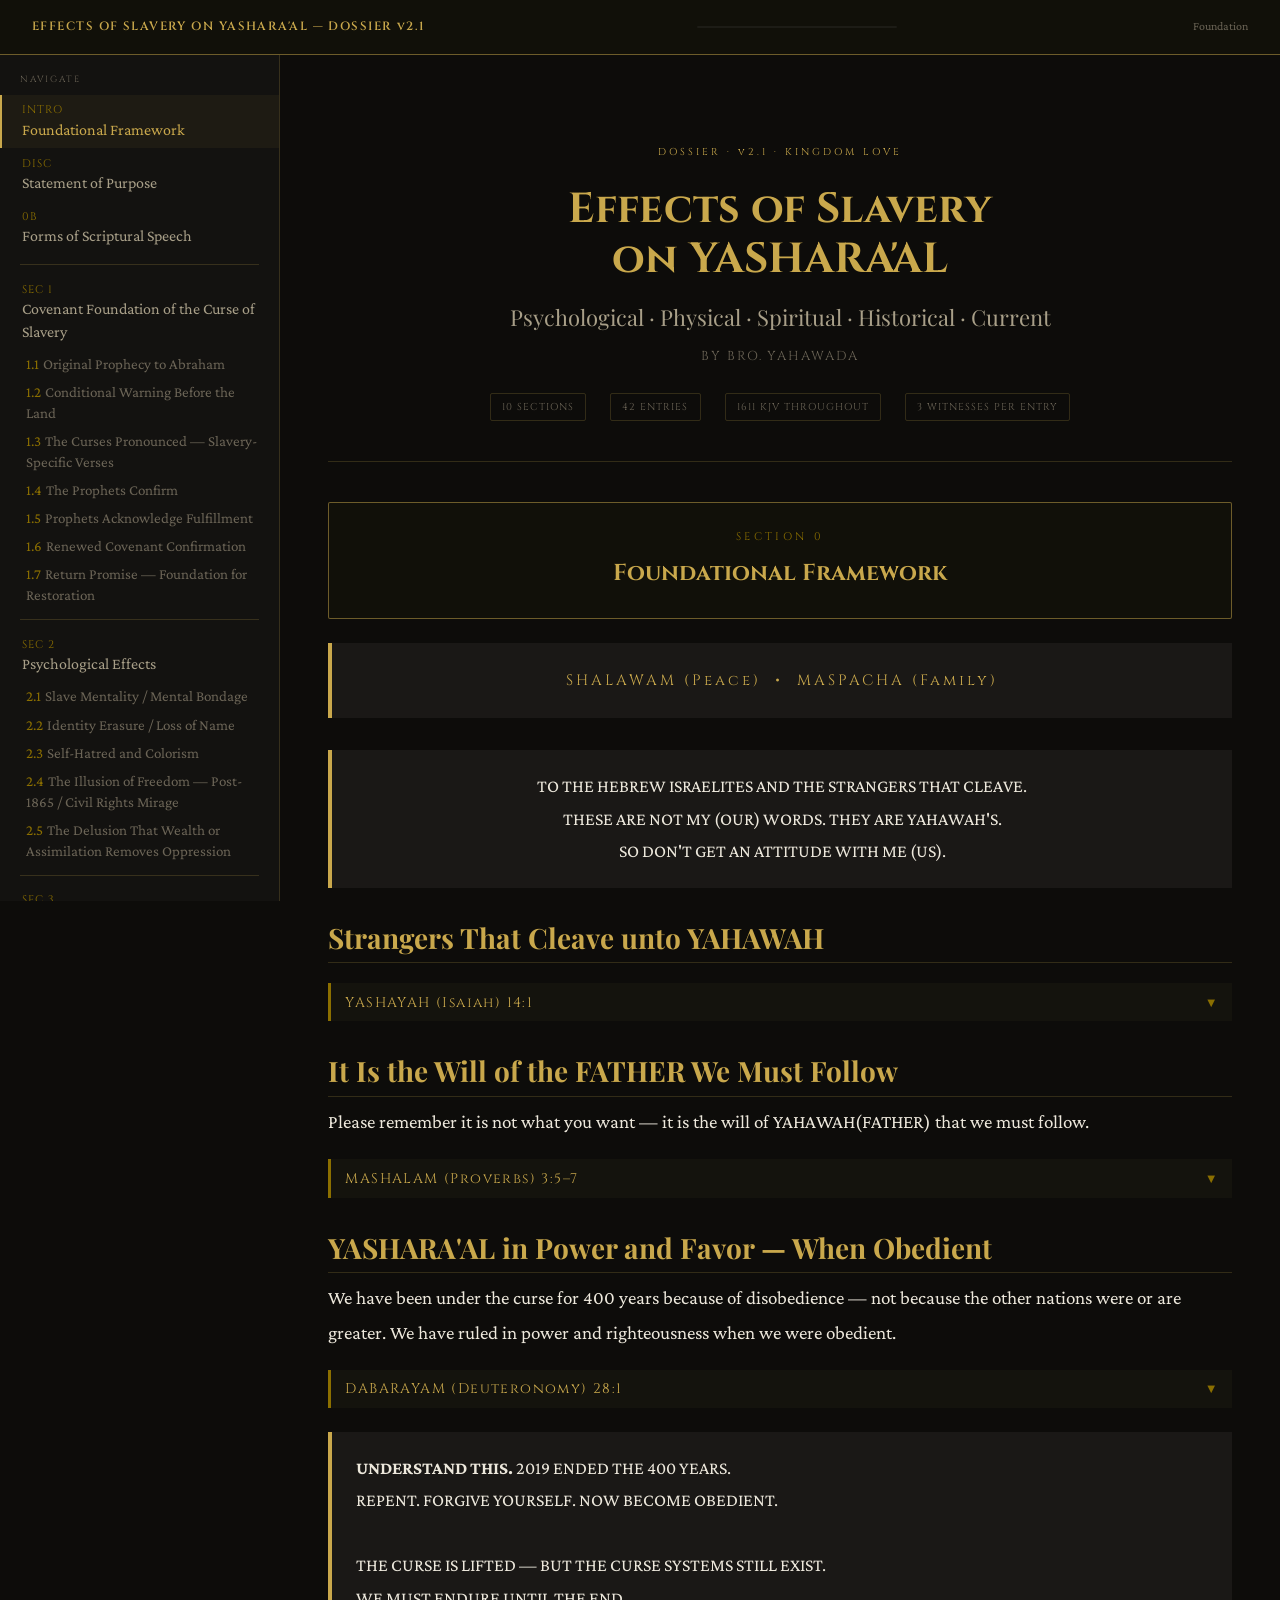
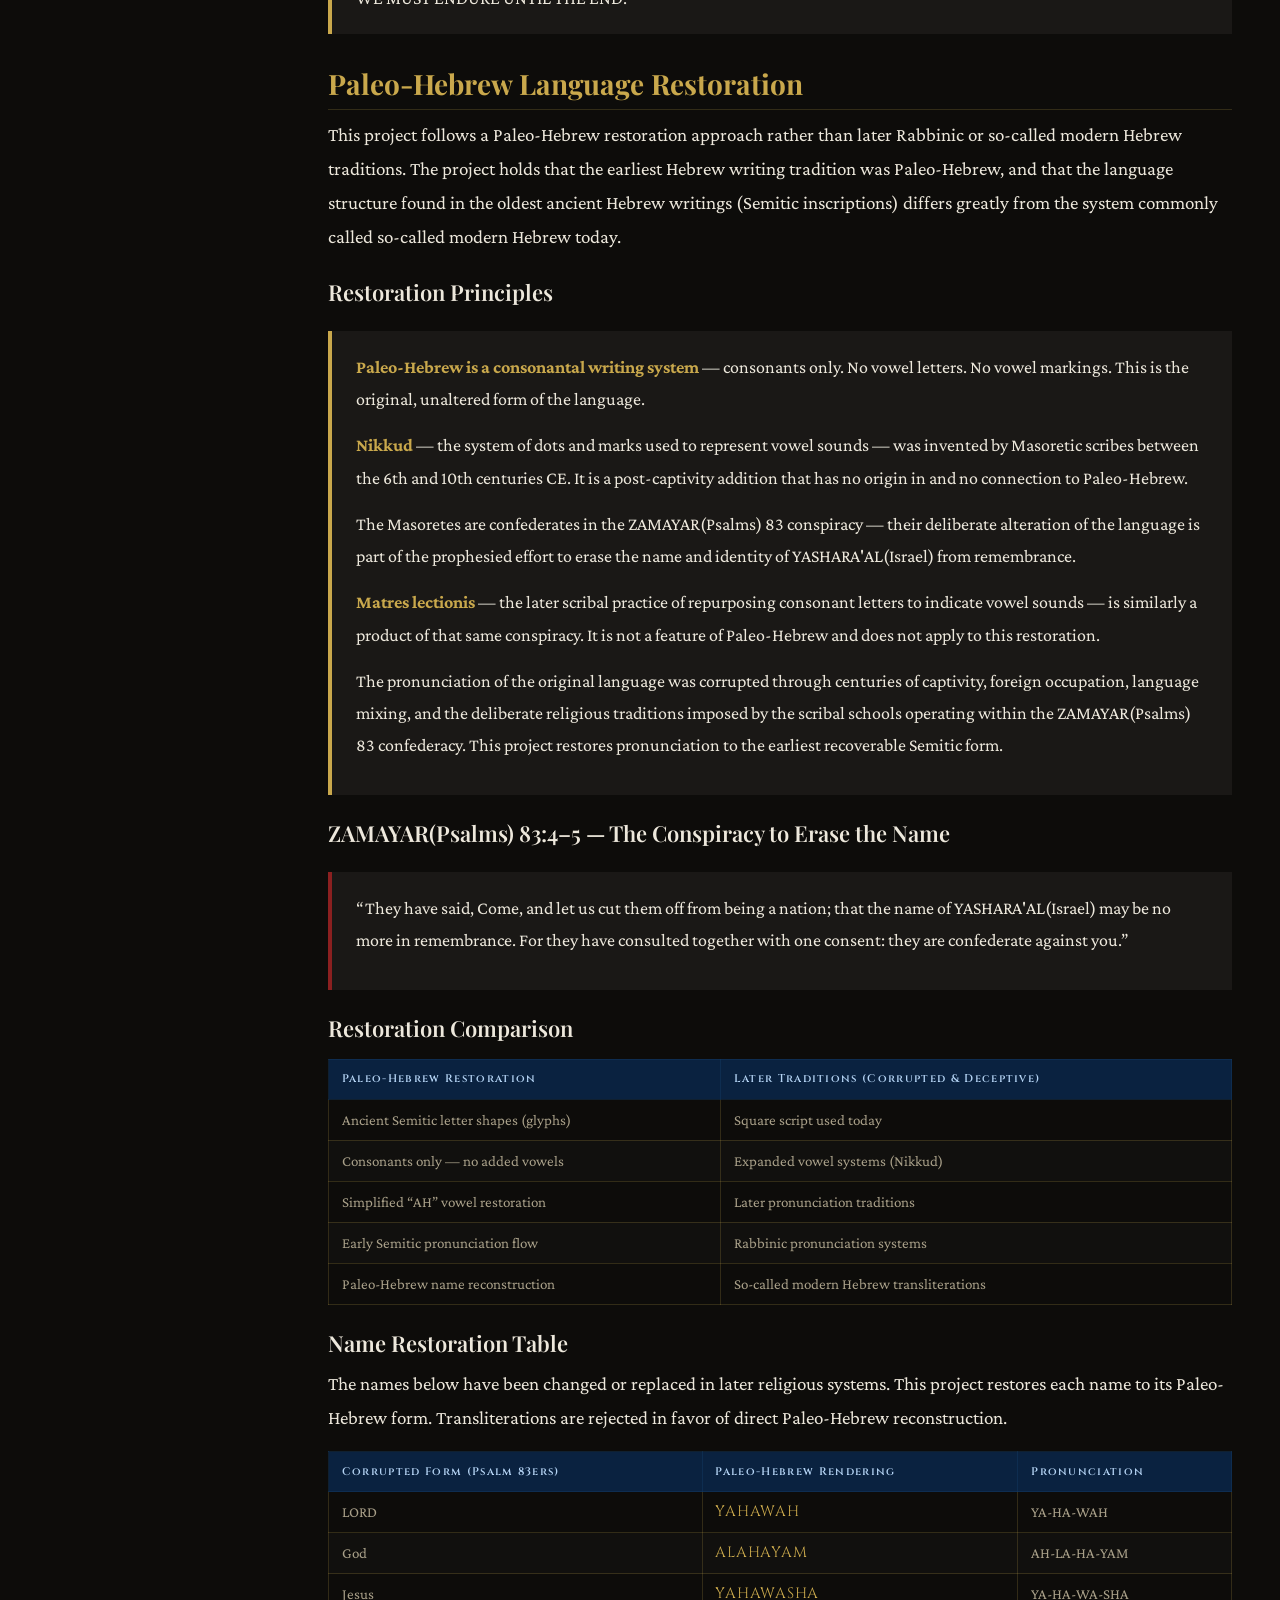
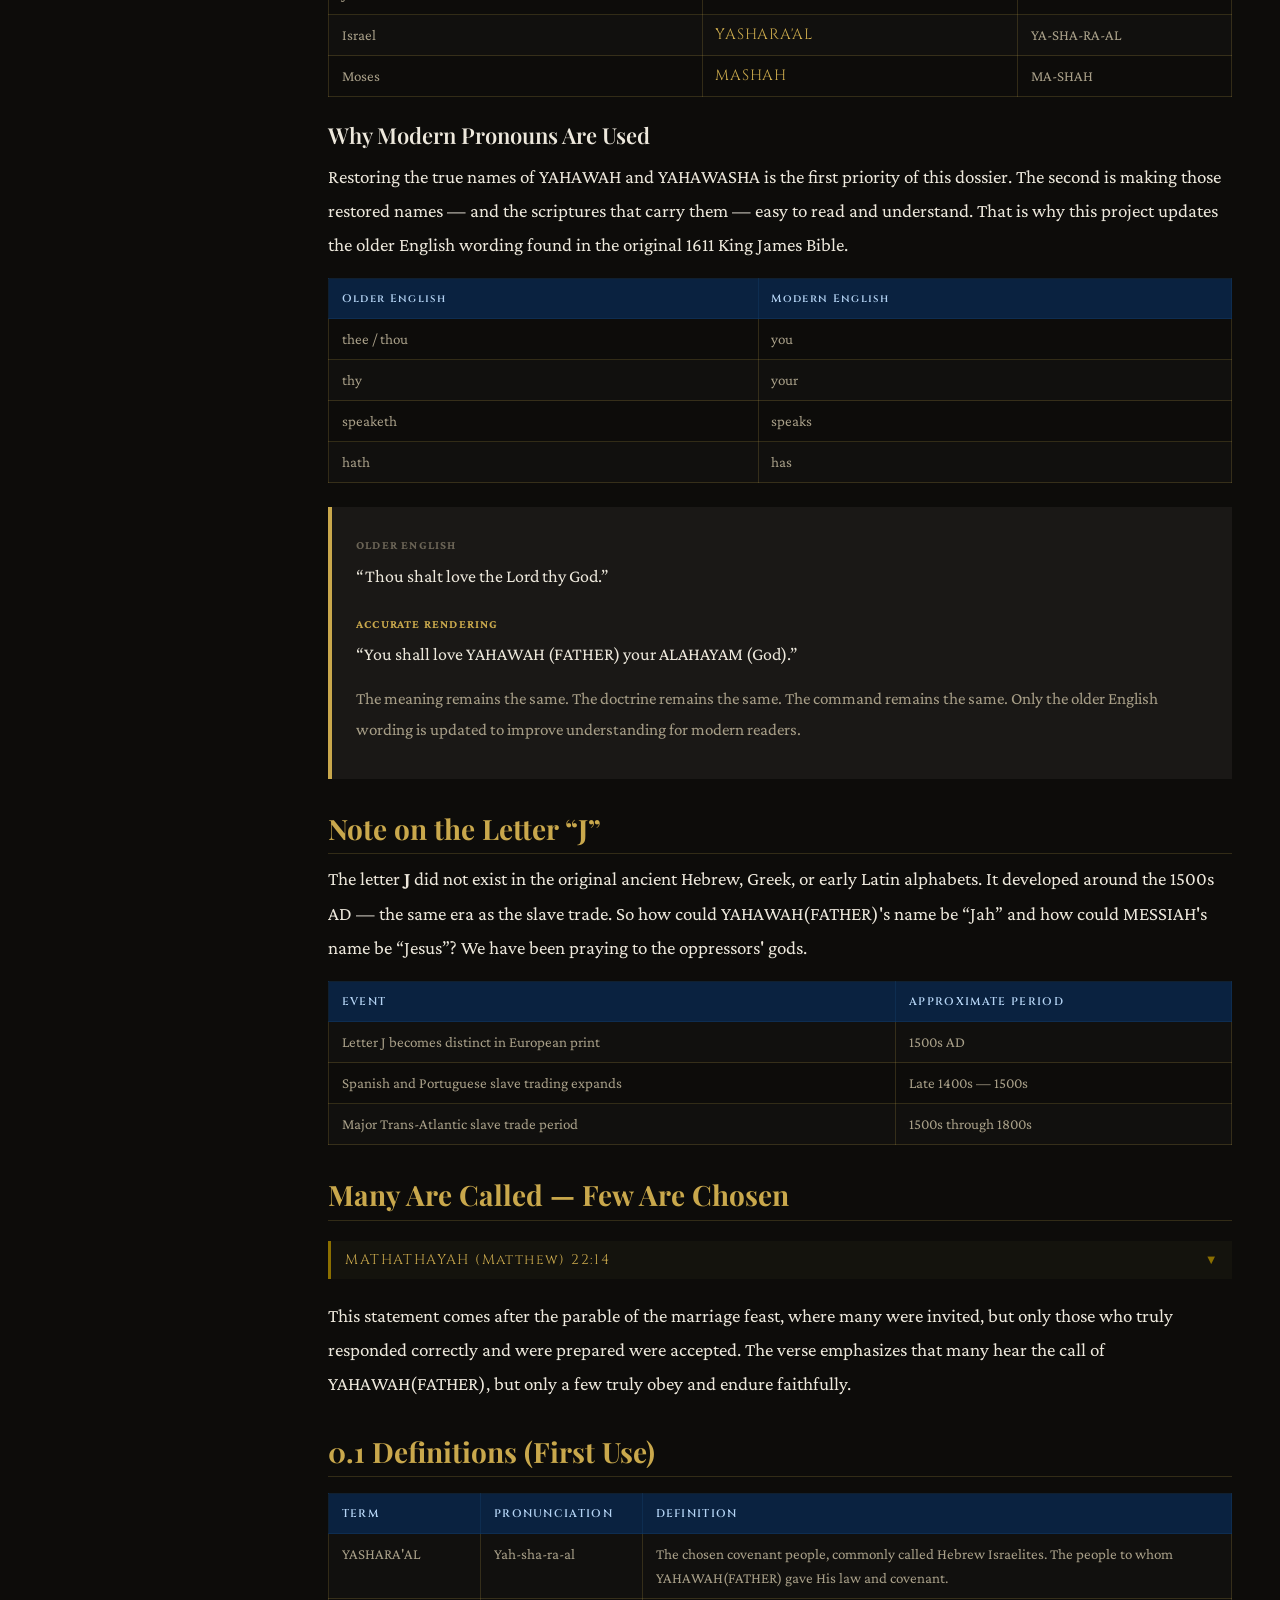
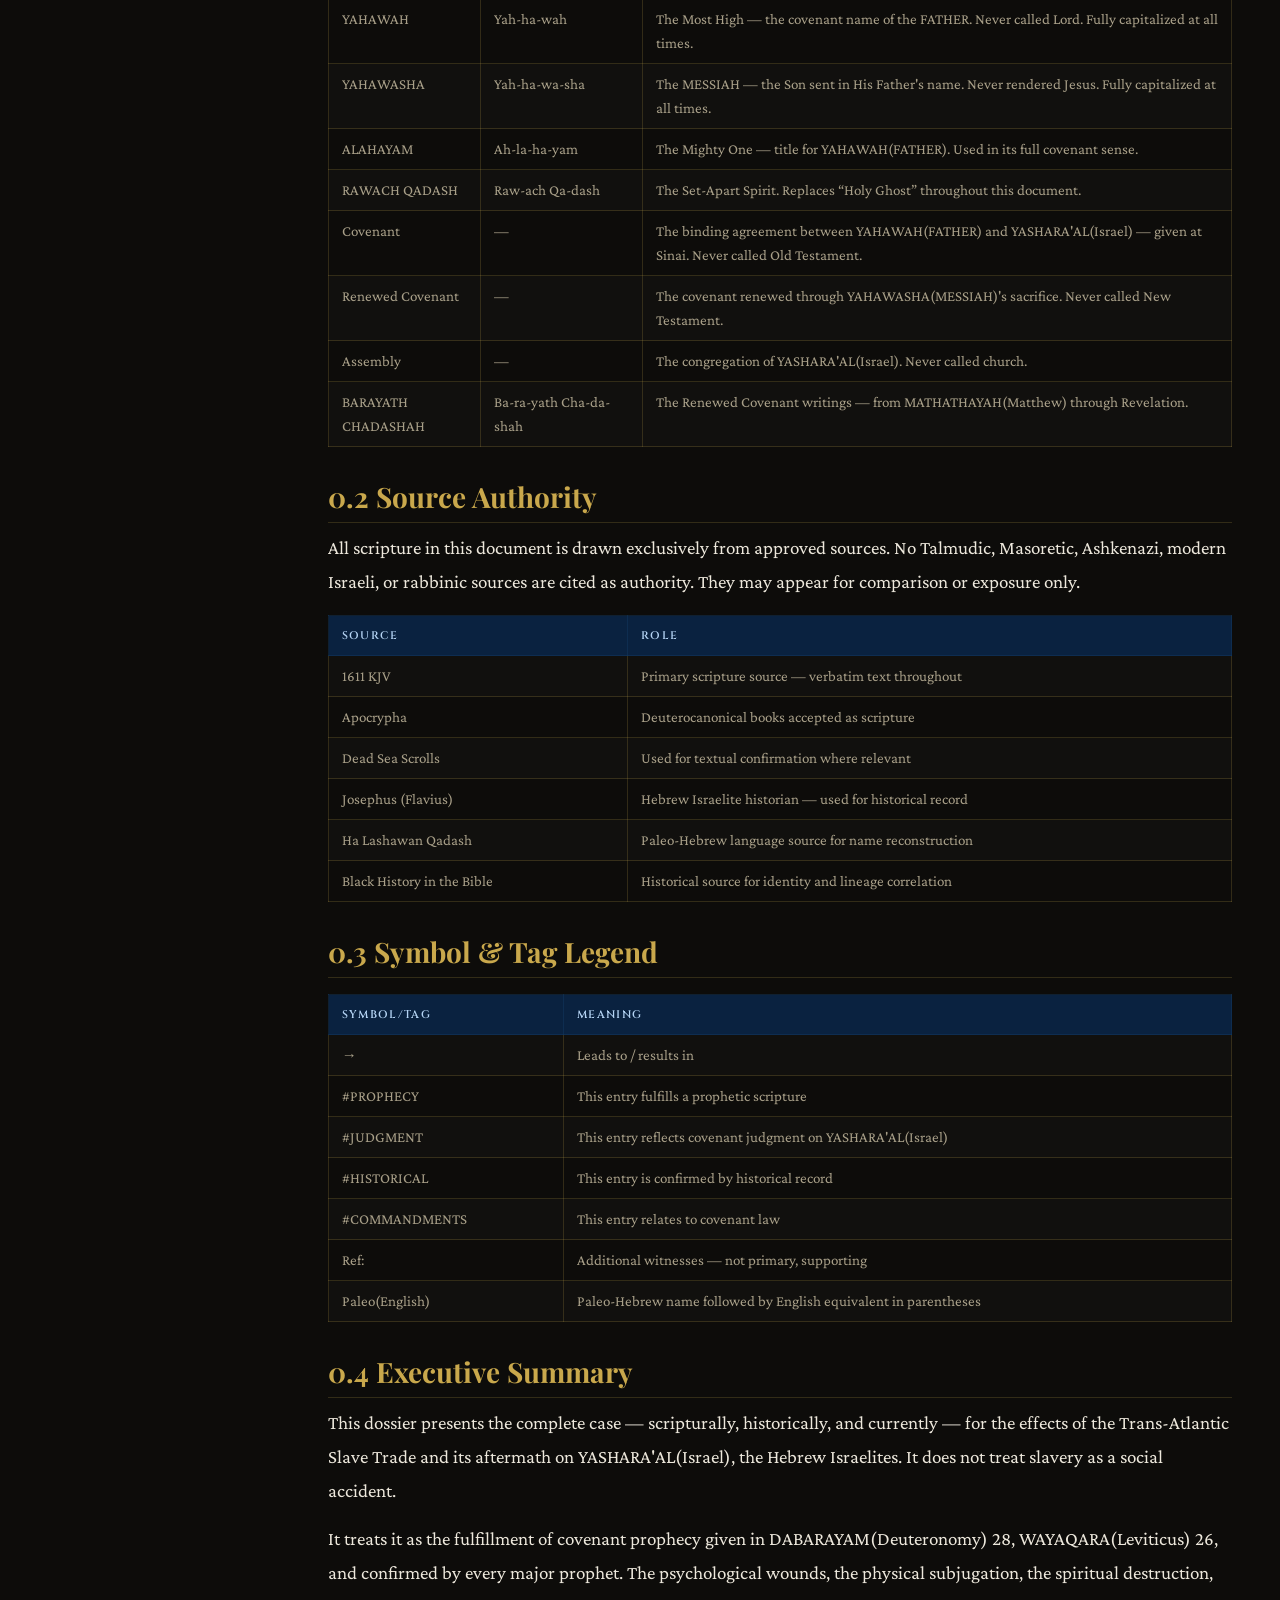
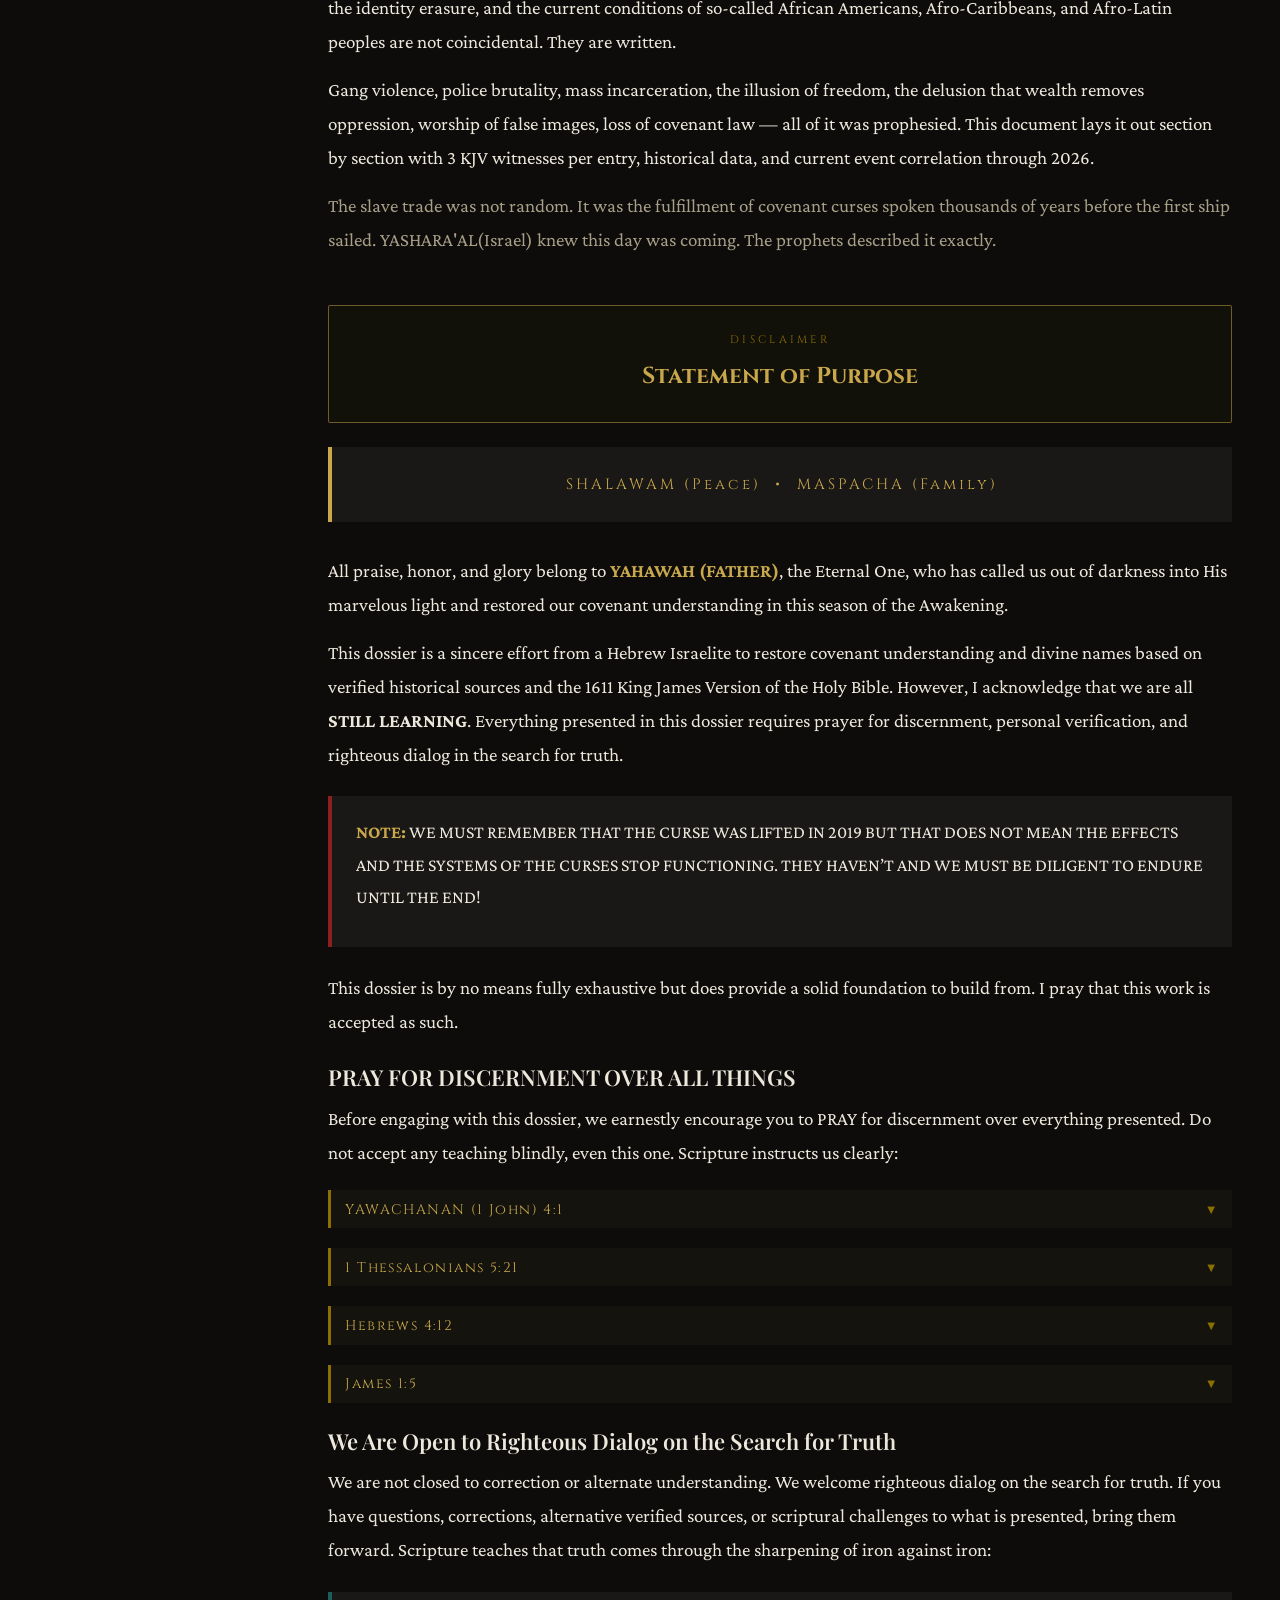
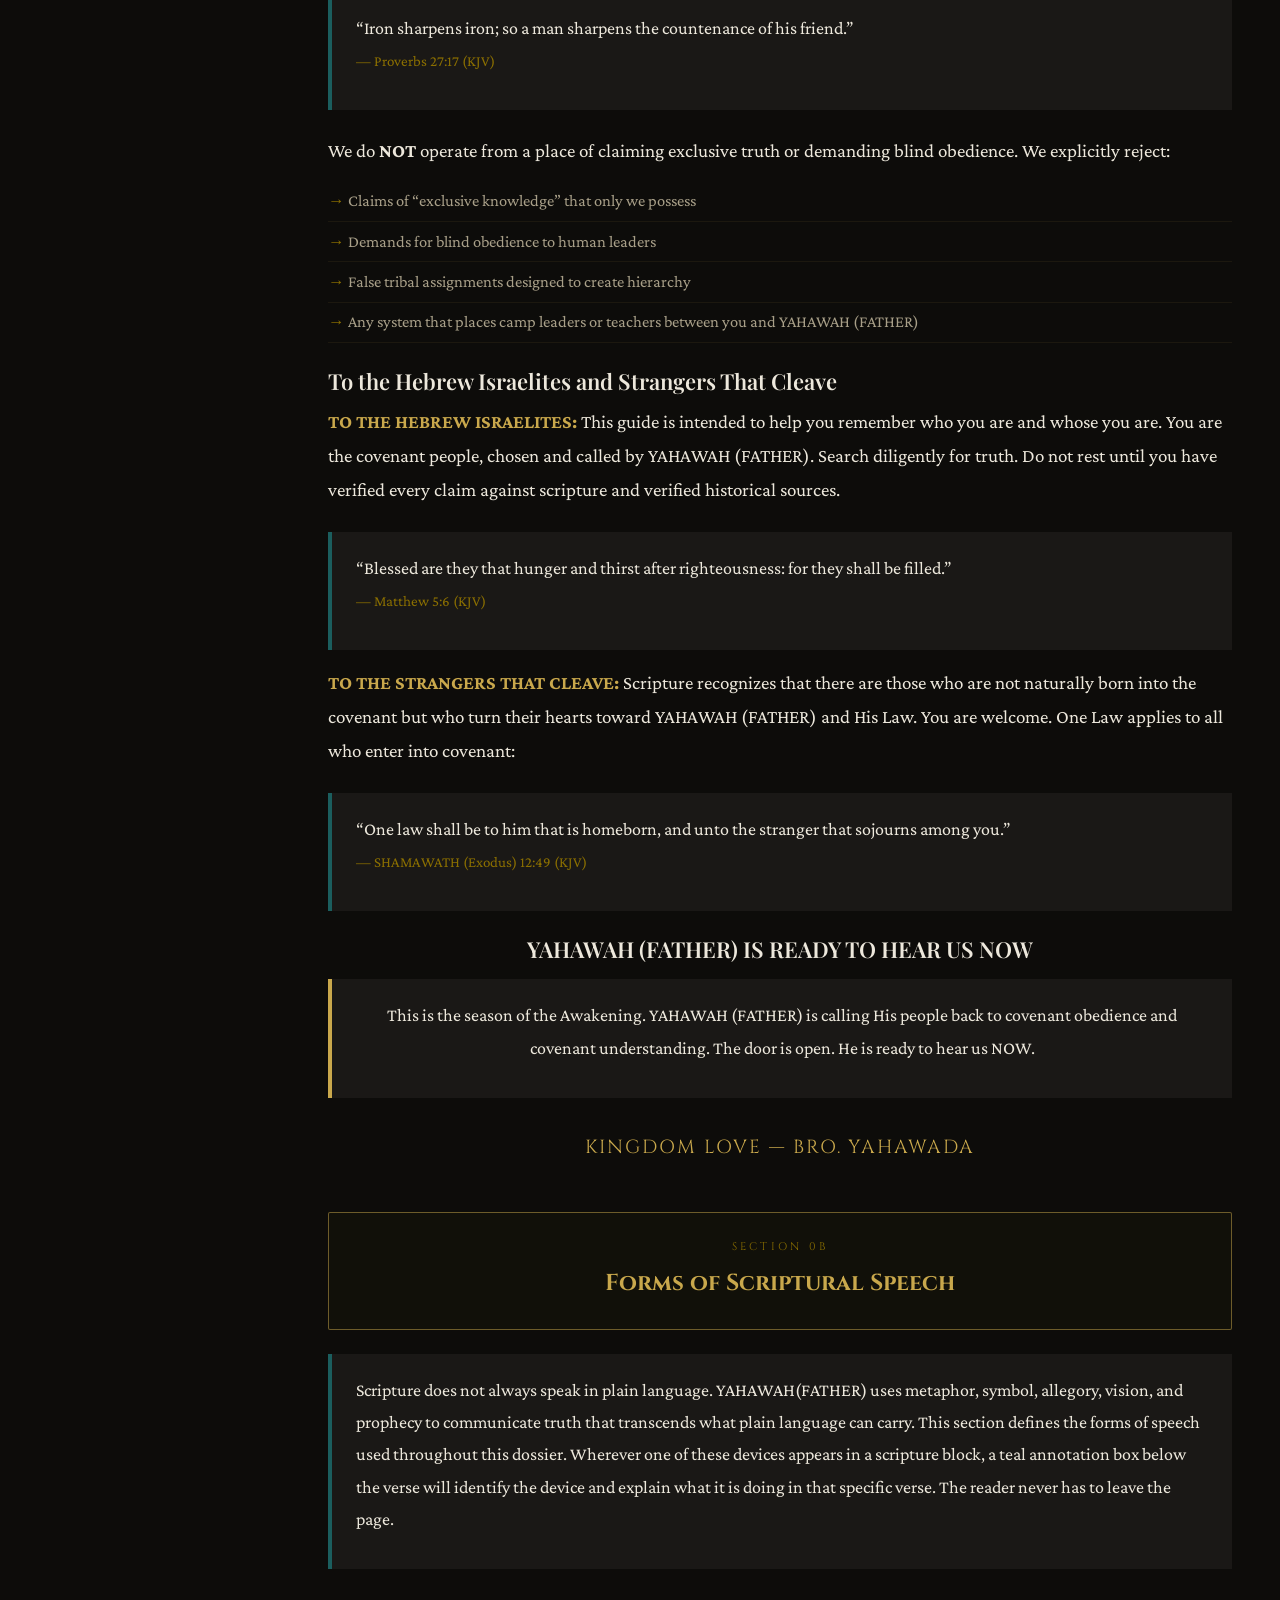
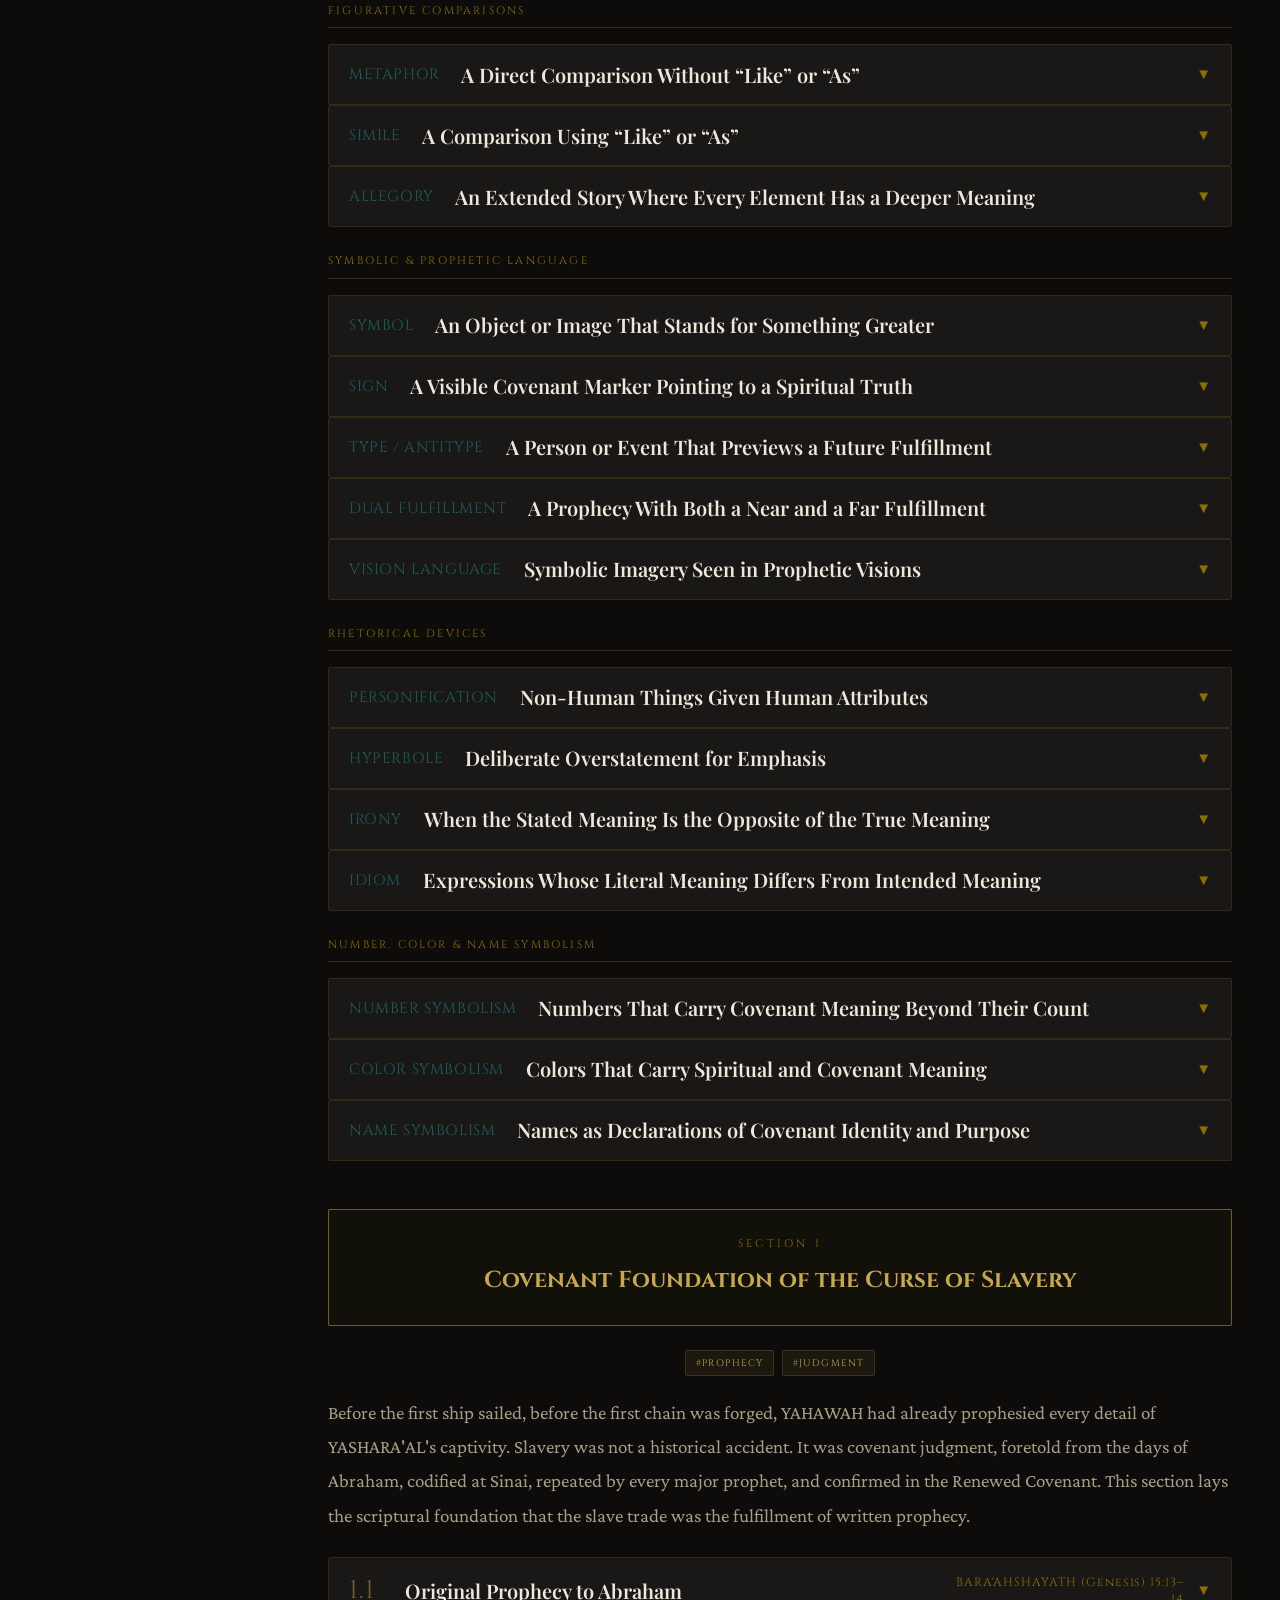
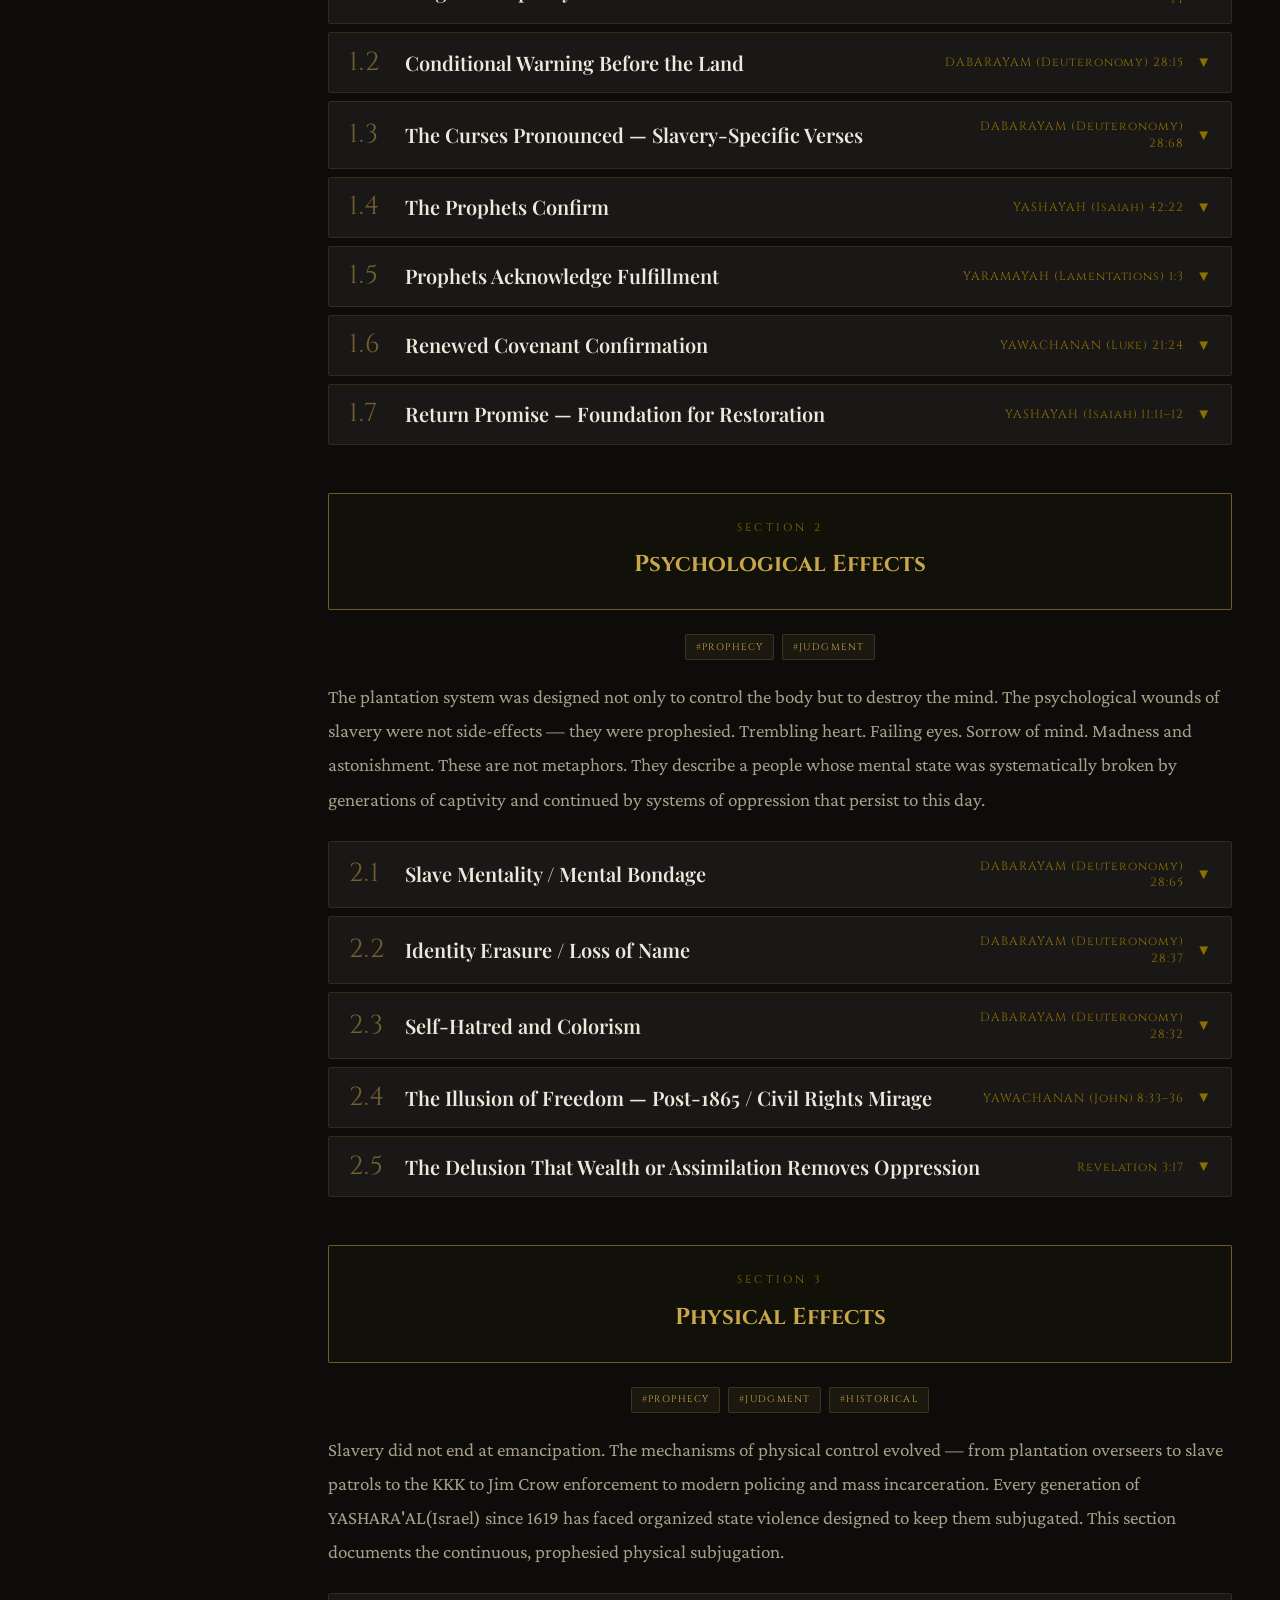
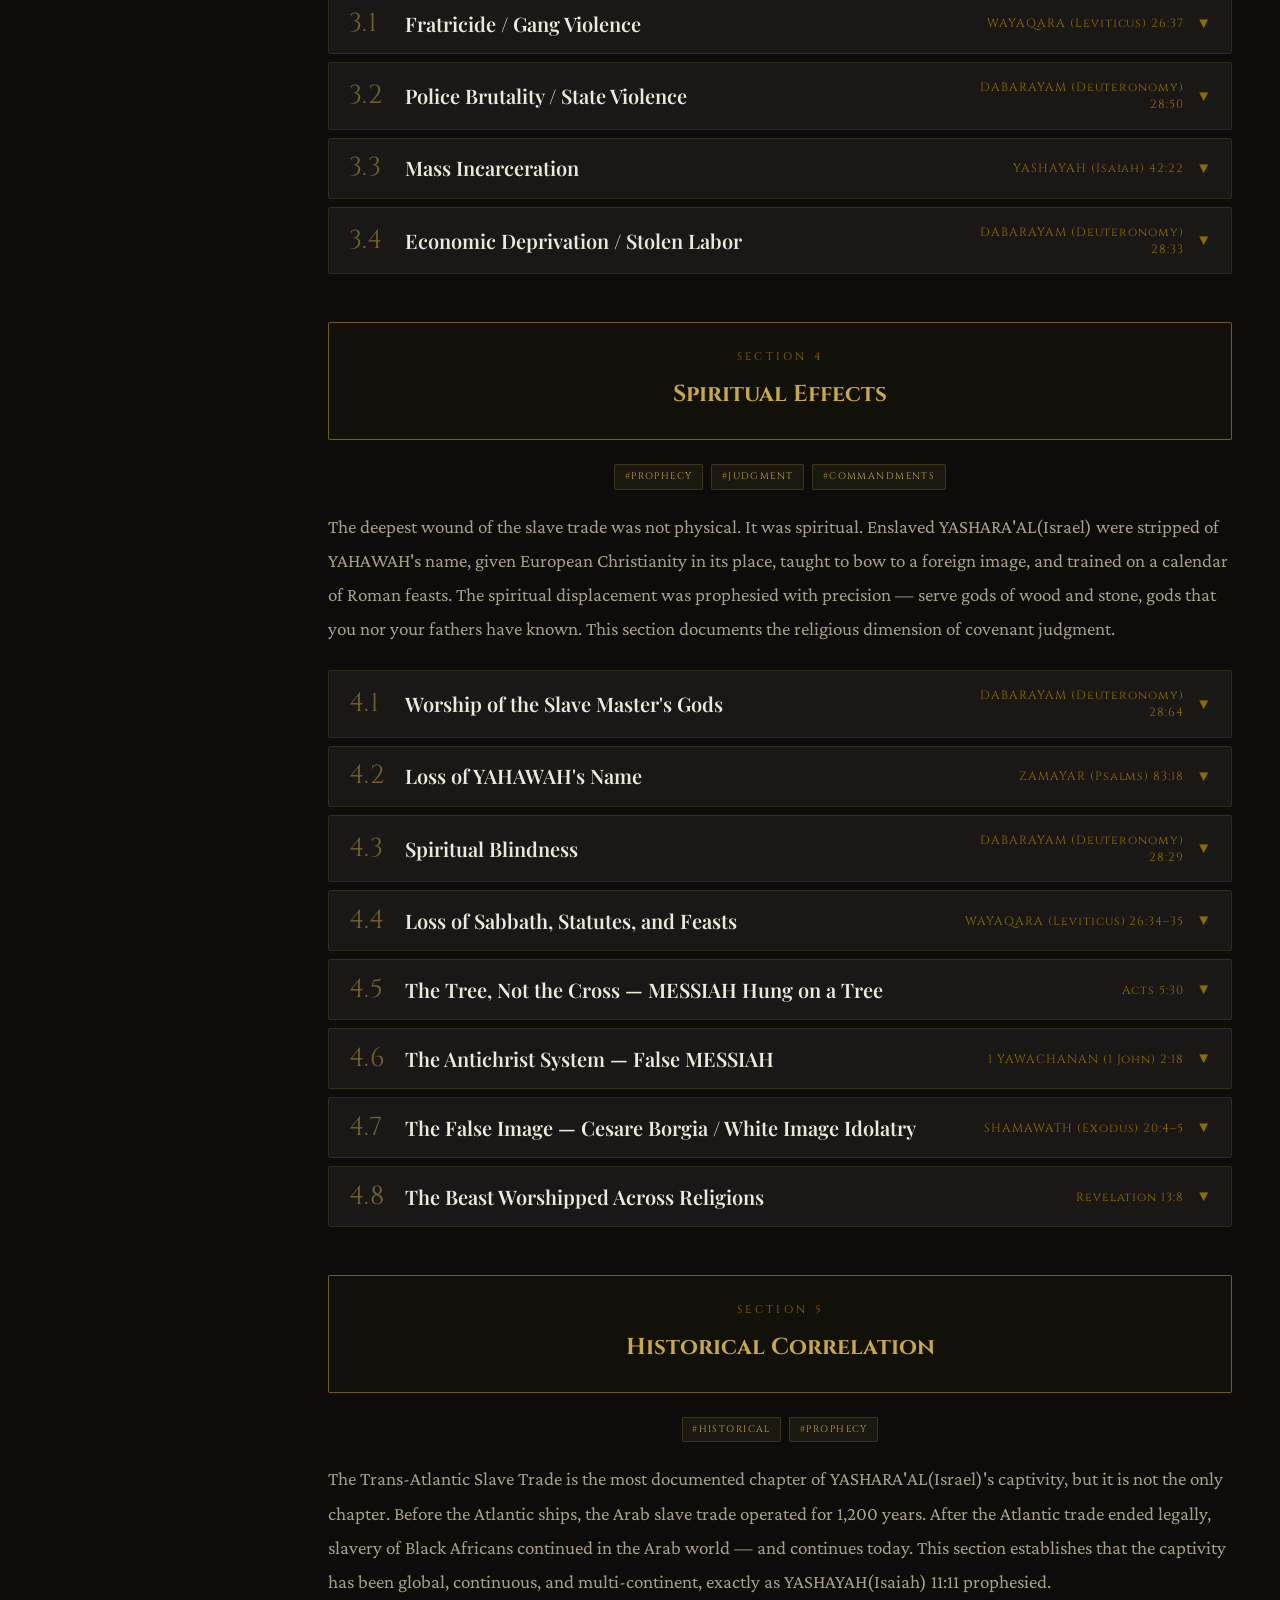
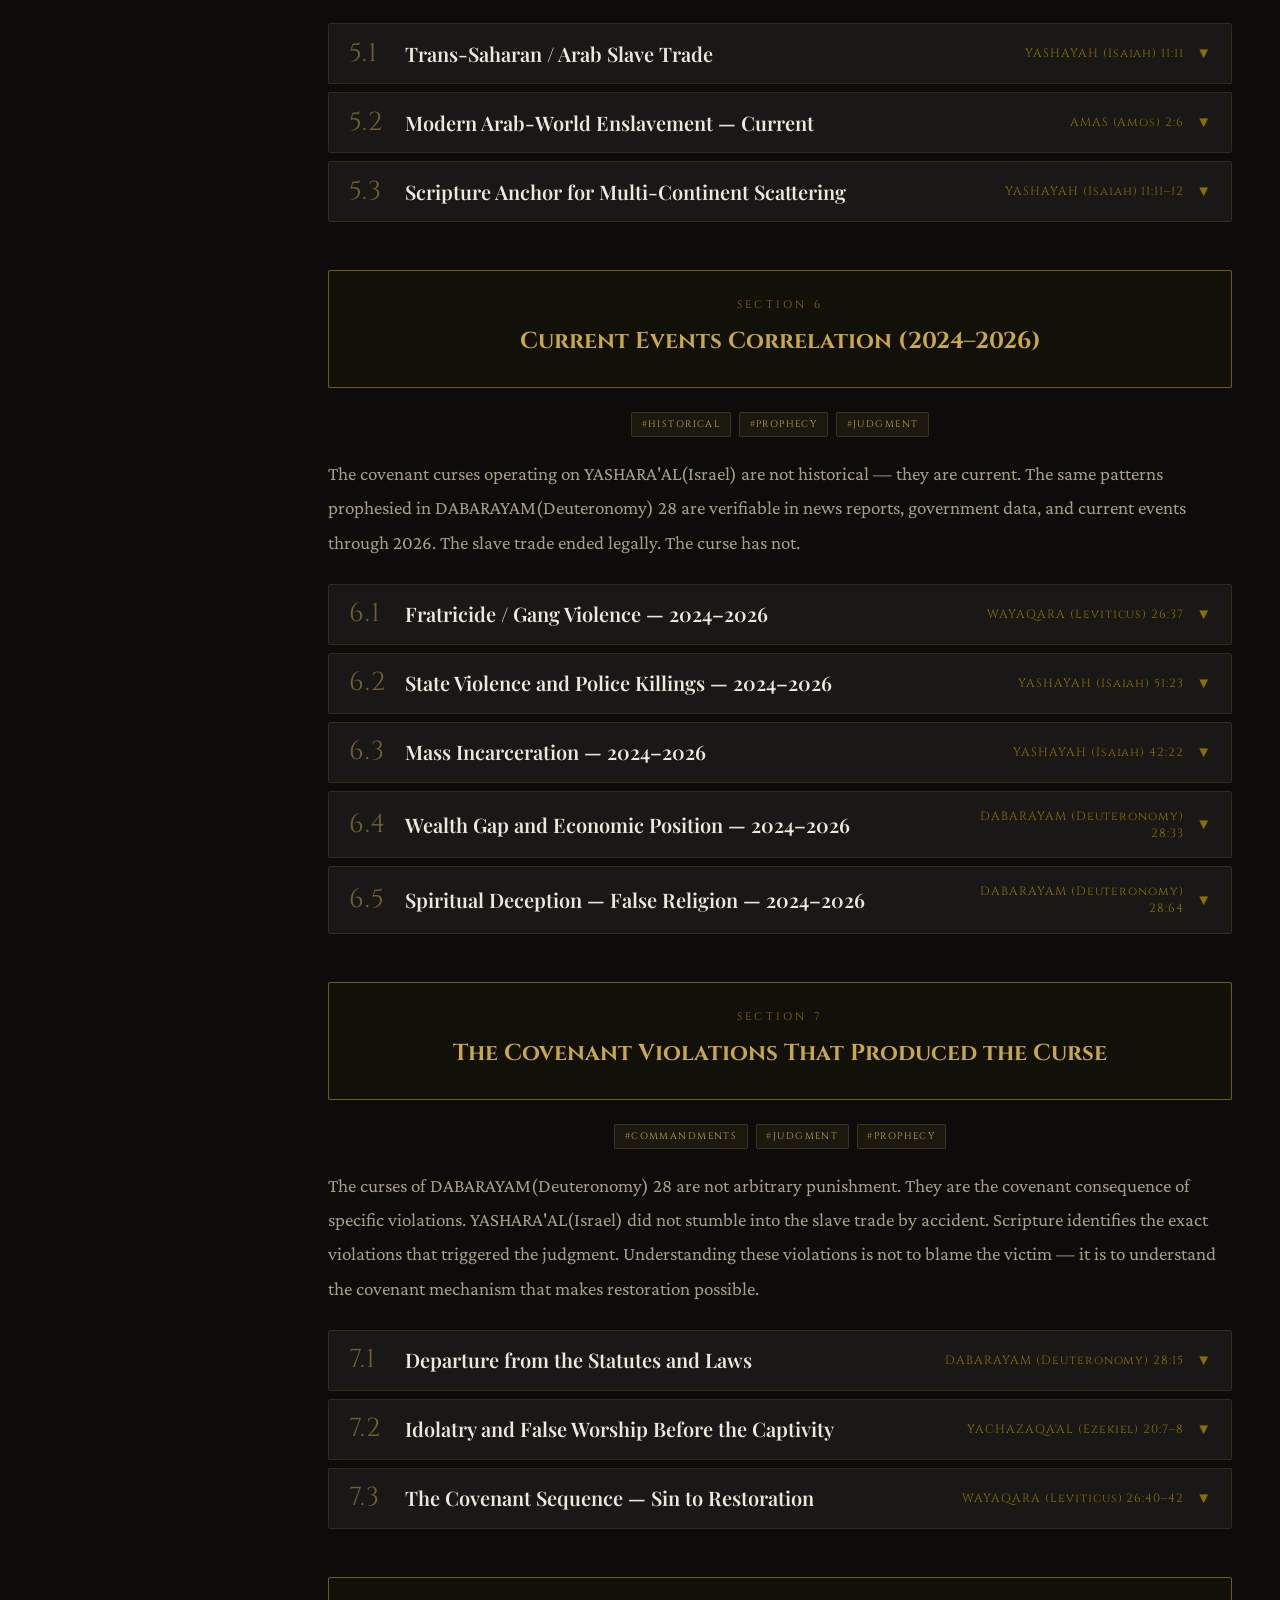
<file: dossiers/Slavery_Effects_on_YASHARAAL_Dossier_v2_1.html>
<!DOCTYPE html>
<html lang="en">
<head>
<meta charset="UTF-8">
<meta name="viewport" content="width=device-width, initial-scale=1.0">
<title>Effects of Slavery on YASHARA'AL — Dossier v2.1</title>
<link href="https://fonts.googleapis.com/css2?family=Playfair+Display:wght@400;600;700&family=Crimson+Pro:ital,wght@0,300;0,400;0,600;1,400&family=Cinzel:wght@400;600;700&display=swap" rel="stylesheet">
<style>
:root {
  --gold: #C9A84C;
  --gold-dim: #8B6F00;
  --gold-bright: #E8C560;
  --bg-page: #0D0C0A;
  --bg-section: #131210;
  --bg-card: #1A1816;
  --bg-scripture: #1E1B14;
  --bg-divider: #111009;
  --text-primary: #EDE8DC;
  --text-secondary: #A89F88;
  --text-muted: #6B6456;
  --border: rgba(201,168,76,0.2);
  --border-bright: rgba(201,168,76,0.5);
  --tag-bg: rgba(201,168,76,0.08);
  --red-accent: #8B2020;
  --teal-accent: #1B5E5E;
}
* { margin:0; padding:0; box-sizing:border-box; }
html { scroll-padding-top: 64px; }
body { font-family:'Crimson Pro',Georgia,serif; background:var(--bg-page); color:var(--text-primary); font-size:19px; line-height:1.8; }
.site-header { position:sticky; top:0; z-index:100; background:var(--bg-divider); border-bottom:1px solid var(--border-bright); padding:0 2rem; }
.site-header-inner { max-width:1280px; margin:0 auto; display:flex; align-items:center; justify-content:space-between; height:54px; gap:1rem; }
.site-title { font-family:'Cinzel',serif; font-size:12px; font-weight:600; color:var(--gold); letter-spacing:0.12em; white-space:nowrap; flex-shrink:0; }
.progress-bar-wrap { flex:1; height:2px; background:rgba(255,255,255,0.05); border-radius:2px; overflow:hidden; max-width:200px; }
.progress-bar-fill { height:100%; background:var(--gold); width:0%; transition:width 0.3s ease; }
.section-indicator { font-size:12px; color:var(--text-muted); white-space:nowrap; min-width:80px; text-align:right; overflow:hidden; text-overflow:ellipsis; max-width:240px; }
.layout { max-width:1280px; margin:0 auto; display:grid; grid-template-columns:280px 1fr; min-height:calc(100vh - 54px); }
.sidebar { position:sticky; top:54px; height:calc(100vh - 54px); overflow-y:auto; background:var(--bg-section); border-right:1px solid var(--border); padding:1rem 0; scrollbar-width:thin; scrollbar-color:var(--gold-dim) transparent; }
.sidebar::-webkit-scrollbar { width:3px; }
.sidebar::-webkit-scrollbar-thumb { background:var(--gold-dim); }
.nav-label { font-family:'Cinzel',serif; font-size:9px; letter-spacing:0.2em; color:var(--text-muted); padding:0 1.25rem; margin-bottom:0.5rem; text-transform:uppercase; }
.nav-item { display:block; padding:0.45rem 1.25rem; font-size:16px; color:var(--text-secondary); text-decoration:none; border-left:2px solid transparent; transition:all 0.2s; cursor:pointer; line-height:1.4; }
.nav-item:hover { color:var(--text-primary); background:rgba(201,168,76,0.05); }
.nav-item.active { color:var(--gold); border-left-color:var(--gold); background:rgba(201,168,76,0.06); }
.nav-item .nav-num { font-family:'Cinzel',serif; font-size:11px; color:var(--gold-dim); display:block; margin-bottom:1px; letter-spacing:0.1em; }
.nav-divider { height:1px; background:var(--border); margin:0.6rem 1.25rem; }
.nav-sub { padding:0.3rem 1.25rem 0.3rem 1.5rem; font-size:16.5px; color:var(--text-muted); cursor:pointer; display:block; border-left:2px solid transparent; transition:all 0.2s; line-height:1.4; }
.nav-sub:hover { color:var(--text-secondary); background:rgba(201,168,76,0.03); }
.nav-sub.active { color:var(--gold-dim); border-left-color:var(--gold-dim); }
.entry-nav { font-size:15px !important; padding:0.22rem 1.25rem 0.22rem 1.5rem !important; }
.main { padding:2.5rem 3rem 6rem; overflow-x:hidden; }
.title-block { text-align:center; padding:3rem 0 2.5rem; border-bottom:1px solid var(--border); margin-bottom:2.5rem; }
.dossier-eyebrow { font-family:'Cinzel',serif; font-size:10px; letter-spacing:0.3em; color:var(--gold); margin-bottom:1.5rem; display:block; }
.dossier-title { font-family:'Cinzel',serif; font-size:42px; font-weight:700; color:var(--gold); line-height:1.2; margin-bottom:0.75rem; }
.dossier-subtitle { font-family:'Playfair Display',serif; font-size:22px; color:var(--text-secondary); margin-bottom:0.5rem; }
.dossier-byline { font-family:'Cinzel',serif; font-size:13px; color:var(--text-muted); letter-spacing:0.15em; margin-bottom:1.5rem; }
.dossier-meta { display:flex; justify-content:center; gap:1.5rem; flex-wrap:wrap; }
.meta-pill { font-size:10px; font-family:'Cinzel',serif; letter-spacing:0.1em; color:var(--text-muted); border:1px solid var(--border); padding:0.25rem 0.7rem; border-radius:2px; }
.doc-section { margin-bottom:3rem; opacity:0; transform:translateY(16px); transition:opacity 0.5s ease,transform 0.5s ease; scroll-margin-top:64px; }
.doc-section.visible { opacity:1; transform:none; }
.section-divider { background:var(--bg-divider); border:1px solid var(--border-bright); border-radius:2px; text-align:center; padding:1.5rem; margin-bottom:1.5rem; }
.section-num { font-family:'Cinzel',serif; font-size:11px; letter-spacing:0.3em; color:var(--gold-dim); margin-bottom:0.4rem; display:block; }
.section-title { font-family:'Cinzel',serif; font-size:23px; font-weight:700; color:var(--gold); }
.h1 { font-family:'Playfair Display',serif; font-size:28px; font-weight:700; color:var(--gold); margin:2rem 0 0.5rem; padding-bottom:0.4rem; border-bottom:1px solid var(--border); line-height:1.3; }
.h2 { font-family:'Playfair Display',serif; font-size:22px; font-weight:600; color:var(--text-primary); margin:1.5rem 0 0.6rem; line-height:1.3; }
p { margin-bottom:0.85rem; color:var(--text-primary); }
.tags { margin:0.5rem 0 1.25rem; display:flex; gap:0.5rem; flex-wrap:wrap; justify-content:center; }
.tag { font-family:'Cinzel',serif; font-size:9.5px; letter-spacing:0.15em; color:var(--gold); background:var(--tag-bg); border:1px solid var(--border); padding:0.2rem 0.6rem; border-radius:2px; }
.callout { background:var(--bg-card); border-left:4px solid var(--gold); padding:1.25rem 1.5rem; margin:1.5rem 0; font-size:18px; line-height:1.8; color:var(--text-primary); }
.table-wrap { overflow-x:auto; margin:1rem 0; }
table { width:100%; border-collapse:collapse; font-size:15px; }
th { background:#0A2240; color:#B5D4F4; font-family:'Cinzel',serif; font-size:11px; letter-spacing:0.12em; padding:0.6rem 0.8rem; text-align:left; border:1px solid rgba(21,63,106,0.4); font-weight:600; }
td { padding:0.5rem 0.8rem; border:1px solid var(--border); color:var(--text-secondary); vertical-align:top; line-height:1.6; font-size:15px; }
tr:nth-child(even) td { background:rgba(255,255,255,0.015); }
tr:hover td { background:rgba(201,168,76,0.03); }
.scripture-wrap { margin:1.25rem 0; }
.scripture-toggle { width:100%; background:none; border:none; text-align:left; cursor:pointer; padding:0.6rem 0.9rem; display:flex; align-items:center; justify-content:space-between; gap:0.5rem; border-left:3px solid var(--gold-dim); background:rgba(201,168,76,0.04); transition:background 0.2s; }
.scripture-toggle:hover { background:rgba(201,168,76,0.08); }
.scripture-ref-label { font-family:'Cinzel',serif; font-size:14px; letter-spacing:0.1em; color:var(--gold); }
.scripture-chevron { font-size:13px; color:var(--gold-dim); transition:transform 0.25s; flex-shrink:0; }
.scripture-toggle.open .scripture-chevron { transform:rotate(180deg); }
.scripture-body { display:none; background:var(--bg-scripture); border-left:3px solid var(--gold); padding:1rem 1.25rem; font-size:18px; line-height:1.85; color:var(--text-primary); margin-top:1px; }
.scripture-body.open { display:block; }
.entries-container { display:flex; flex-direction:column; gap:0.5rem; }
.entry-card { border:1px solid var(--border); border-radius:2px; overflow:hidden; scroll-margin-top:64px; }
.entry-header { display:flex; align-items:center; justify-content:space-between; padding:1rem 1.25rem; cursor:pointer; background:var(--bg-card); transition:background 0.2s; gap:1rem; }
.entry-header:hover { background:rgba(201,168,76,0.05); }
.entry-header.open { background:rgba(201,168,76,0.07); border-bottom:1px solid var(--border); }
.entry-num-title { display:flex; align-items:center; gap:0.85rem; flex:1; min-width:0; }
.entry-num { font-family:'Cinzel',serif; font-size:26px; color:var(--border-bright); min-width:42px; line-height:1; letter-spacing:0.04em; }
.entry-title { font-family:'Playfair Display',serif; font-size:20px; font-weight:600; color:var(--text-primary); line-height:1.3; }
.entry-ref-toggle { display:flex; align-items:center; gap:0.75rem; flex-shrink:0; }
.entry-ref { font-family:'Cinzel',serif; font-size:12px; letter-spacing:0.08em; color:var(--gold-dim); text-align:right; max-width:240px; line-height:1.4; }
.entry-chevron { font-size:15px; color:var(--gold-dim); transition:transform 0.25s; }
.entry-header.open .entry-chevron { transform:rotate(180deg); }
.entry-body { display:none; padding:1.5rem 1.5rem 2rem; background:var(--bg-section); }
.entry-body.open { display:block; }
.scripture-block { background:var(--bg-scripture); border-left:4px solid var(--gold); padding:1rem 1.25rem; margin-bottom:1rem; }
.scripture-label { font-family:'Cinzel',serif; font-size:13px; letter-spacing:0.12em; color:var(--gold); margin-bottom:0.5rem; }
.scripture-text { font-size:18.5px; line-height:1.85; color:var(--text-primary); }
.speech-annotation { background:rgba(27,94,94,0.07); border-left:3px solid var(--teal-accent); padding:0.7rem 1rem; margin-top:0.6rem; border-radius:0 2px 2px 0; }
.speech-annotation-type { font-family:'Cinzel',serif; font-size:10px; letter-spacing:0.2em; color:#4AAFAF; margin-bottom:0.35rem; }
.speech-annotation-text { font-size:16px; line-height:1.75; color:var(--text-secondary); }
.subsec-title { font-family:'Cinzel',serif; font-size:11px; letter-spacing:0.2em; color:var(--gold-dim); border-bottom:1px solid var(--border); padding-bottom:0.4rem; margin:1.5rem 0 1rem; text-transform:uppercase; }
.def-row { display:grid; grid-template-columns:180px 160px 1fr; gap:0; }
.def-row > div { padding:0.6rem 0.8rem; border:1px solid var(--border); font-size:15.5px; }
.def-row:first-child > div { background:#0A2240; color:#B5D4F4; font-family:'Cinzel',serif; font-size:12px; letter-spacing:0.1em; font-weight:600; }
.def-row:nth-child(even) > div { background:rgba(255,255,255,0.015); }
.def-term { color:var(--gold); font-family:'Cinzel',serif; font-size:14px; letter-spacing:0.08em; }
.def-pron { color:var(--text-muted); }
.def-def { color:var(--text-secondary); }
.phrase-block { margin-bottom:1.25rem; padding:0.9rem 1rem; background:var(--bg-card); border-left:3px solid var(--teal-accent); }
.phrase-title { font-family:'Playfair Display',serif; font-size:17.5px; font-weight:600; color:var(--text-primary); margin-bottom:0.4rem; }
.phrase-meaning { font-size:17px; color:var(--text-secondary); line-height:1.75; }
.coverage-list { list-style:none; padding:0; }
.coverage-list li { padding:0.3rem 0; border-bottom:1px solid rgba(201,168,76,0.08); color:var(--text-secondary); font-size:16.5px; }
.coverage-list li::before { content:"→ "; color:var(--gold-dim); }
.nations-section { background:rgba(139,32,32,0.05); border:1px solid rgba(139,32,32,0.2); padding:1.25rem; border-radius:2px; margin-top:1.5rem; }
.nation-block { margin-bottom:1.25rem; padding-bottom:1rem; border-bottom:1px solid var(--border); }
.nation-block:last-child { border-bottom:none; }
.nation-name { font-family:'Cinzel',serif; font-size:13px; font-weight:600; color:var(--red-accent); letter-spacing:0.1em; margin-bottom:0.4rem; }
.nations-note { color:var(--text-secondary); font-size:17px; border-left:3px solid var(--red-accent); padding:0.5rem 0.75rem; margin:0.5rem 0; background:var(--bg-card); }
.scroll-top { position:fixed; bottom:2rem; right:2rem; background:var(--bg-card); border:1px solid var(--border-bright); color:var(--gold); width:40px; height:40px; border-radius:2px; cursor:pointer; display:flex; align-items:center; justify-content:center; font-size:18px; opacity:0; transition:opacity 0.3s; z-index:200; }
.scroll-top.visible { opacity:1; }
.scroll-top:hover { background:rgba(201,168,76,0.1); }

@media (max-width:900px) {
  .layout { grid-template-columns:1fr; }
  .sidebar { display:none; }
  .main { padding:1.5rem 1rem 4rem; }
  .dossier-title { font-size:30px; }
  .entry-header { flex-direction:column; align-items:flex-start; }
  .entry-ref { text-align:left; max-width:none; }
  .section-indicator { display:none; }
}
</style>
</head>
<body>
<header class="site-header">
  <div class="site-header-inner">
    <span class="site-title">EFFECTS OF SLAVERY ON YASHARA&#39;AL &mdash; DOSSIER v2.1</span>
    <div class="progress-bar-wrap"><div class="progress-bar-fill" id="progressFill"></div></div>
    <span class="section-indicator" id="sectionIndicator">Foundation</span>
  </div>
</header>
<div class="layout">
<nav class="sidebar" id="sidebar">
  <div class="nav-label">Navigate</div>
  <a class="nav-item active" onclick="scrollToAnchor('secIntro')" id="nav-secIntro">
  <span class="nav-num">INTRO</span>Foundational Framework
</a>
<a class="nav-item" onclick="scrollToAnchor('secDisclaimer')" id="nav-secDisclaimer">
  <span class="nav-num">DISC</span>Statement of Purpose
</a>
<a class="nav-item" onclick="scrollToAnchor('secSpeech')" id="nav-secSpeech">
  <span class="nav-num">0B</span>Forms of Scriptural Speech
</a>
<div class="nav-divider"></div>
<a class="nav-item" onclick="scrollToAnchor('sec1')" id="nav-sec1">
  <span class="nav-num">SEC 1</span>Covenant Foundation of the Curse of Slavery
</a>
<a class="nav-sub entry-nav" onclick="scrollToAnchor('entry-1-1')" id="nav-entry-1-1">
  <span style="color:var(--gold-dim);margin-right:4px;">1.1</span>Original Prophecy to Abraham
</a>
<a class="nav-sub entry-nav" onclick="scrollToAnchor('entry-1-2')" id="nav-entry-1-2">
  <span style="color:var(--gold-dim);margin-right:4px;">1.2</span>Conditional Warning Before the Land
</a>
<a class="nav-sub entry-nav" onclick="scrollToAnchor('entry-1-3')" id="nav-entry-1-3">
  <span style="color:var(--gold-dim);margin-right:4px;">1.3</span>The Curses Pronounced &mdash; Slavery-Specific Verses
</a>
<a class="nav-sub entry-nav" onclick="scrollToAnchor('entry-1-4')" id="nav-entry-1-4">
  <span style="color:var(--gold-dim);margin-right:4px;">1.4</span>The Prophets Confirm
</a>
<a class="nav-sub entry-nav" onclick="scrollToAnchor('entry-1-5')" id="nav-entry-1-5">
  <span style="color:var(--gold-dim);margin-right:4px;">1.5</span>Prophets Acknowledge Fulfillment
</a>
<a class="nav-sub entry-nav" onclick="scrollToAnchor('entry-1-6')" id="nav-entry-1-6">
  <span style="color:var(--gold-dim);margin-right:4px;">1.6</span>Renewed Covenant Confirmation
</a>
<a class="nav-sub entry-nav" onclick="scrollToAnchor('entry-1-7')" id="nav-entry-1-7">
  <span style="color:var(--gold-dim);margin-right:4px;">1.7</span>Return Promise &mdash; Foundation for Restoration
</a>
<div class="nav-divider"></div>
<a class="nav-item" onclick="scrollToAnchor('sec2')" id="nav-sec2">
  <span class="nav-num">SEC 2</span>Psychological Effects
</a>
<a class="nav-sub entry-nav" onclick="scrollToAnchor('entry-2-1')" id="nav-entry-2-1">
  <span style="color:var(--gold-dim);margin-right:4px;">2.1</span>Slave Mentality / Mental Bondage
</a>
<a class="nav-sub entry-nav" onclick="scrollToAnchor('entry-2-2')" id="nav-entry-2-2">
  <span style="color:var(--gold-dim);margin-right:4px;">2.2</span>Identity Erasure / Loss of Name
</a>
<a class="nav-sub entry-nav" onclick="scrollToAnchor('entry-2-3')" id="nav-entry-2-3">
  <span style="color:var(--gold-dim);margin-right:4px;">2.3</span>Self-Hatred and Colorism
</a>
<a class="nav-sub entry-nav" onclick="scrollToAnchor('entry-2-4')" id="nav-entry-2-4">
  <span style="color:var(--gold-dim);margin-right:4px;">2.4</span>The Illusion of Freedom &mdash; Post-1865 / Civil Rights Mirage
</a>
<a class="nav-sub entry-nav" onclick="scrollToAnchor('entry-2-5')" id="nav-entry-2-5">
  <span style="color:var(--gold-dim);margin-right:4px;">2.5</span>The Delusion That Wealth or Assimilation Removes Oppression
</a>
<div class="nav-divider"></div>
<a class="nav-item" onclick="scrollToAnchor('sec3')" id="nav-sec3">
  <span class="nav-num">SEC 3</span>Physical Effects
</a>
<a class="nav-sub entry-nav" onclick="scrollToAnchor('entry-3-1')" id="nav-entry-3-1">
  <span style="color:var(--gold-dim);margin-right:4px;">3.1</span>Fratricide / Gang Violence
</a>
<a class="nav-sub entry-nav" onclick="scrollToAnchor('entry-3-2')" id="nav-entry-3-2">
  <span style="color:var(--gold-dim);margin-right:4px;">3.2</span>Police Brutality / State Violence
</a>
<a class="nav-sub entry-nav" onclick="scrollToAnchor('entry-3-3')" id="nav-entry-3-3">
  <span style="color:var(--gold-dim);margin-right:4px;">3.3</span>Mass Incarceration
</a>
<a class="nav-sub entry-nav" onclick="scrollToAnchor('entry-3-4')" id="nav-entry-3-4">
  <span style="color:var(--gold-dim);margin-right:4px;">3.4</span>Economic Deprivation / Stolen Labor
</a>
<div class="nav-divider"></div>
<a class="nav-item" onclick="scrollToAnchor('sec4')" id="nav-sec4">
  <span class="nav-num">SEC 4</span>Spiritual Effects
</a>
<a class="nav-sub entry-nav" onclick="scrollToAnchor('entry-4-1')" id="nav-entry-4-1">
  <span style="color:var(--gold-dim);margin-right:4px;">4.1</span>Worship of the Slave Master&#39;s Gods
</a>
<a class="nav-sub entry-nav" onclick="scrollToAnchor('entry-4-2')" id="nav-entry-4-2">
  <span style="color:var(--gold-dim);margin-right:4px;">4.2</span>Loss of YAHAWAH&#39;s Name
</a>
<a class="nav-sub entry-nav" onclick="scrollToAnchor('entry-4-3')" id="nav-entry-4-3">
  <span style="color:var(--gold-dim);margin-right:4px;">4.3</span>Spiritual Blindness
</a>
<a class="nav-sub entry-nav" onclick="scrollToAnchor('entry-4-4')" id="nav-entry-4-4">
  <span style="color:var(--gold-dim);margin-right:4px;">4.4</span>Loss of Sabbath, Statutes, and Feasts
</a>
<a class="nav-sub entry-nav" onclick="scrollToAnchor('entry-4-5')" id="nav-entry-4-5">
  <span style="color:var(--gold-dim);margin-right:4px;">4.5</span>The Tree, Not the Cross &mdash; MESSIAH Hung on a Tree
</a>
<a class="nav-sub entry-nav" onclick="scrollToAnchor('entry-4-6')" id="nav-entry-4-6">
  <span style="color:var(--gold-dim);margin-right:4px;">4.6</span>The Antichrist System &mdash; False MESSIAH
</a>
<a class="nav-sub entry-nav" onclick="scrollToAnchor('entry-4-7')" id="nav-entry-4-7">
  <span style="color:var(--gold-dim);margin-right:4px;">4.7</span>The False Image &mdash; Cesare Borgia / White Image Idolatry
</a>
<a class="nav-sub entry-nav" onclick="scrollToAnchor('entry-4-8')" id="nav-entry-4-8">
  <span style="color:var(--gold-dim);margin-right:4px;">4.8</span>The Beast Worshipped Across Religions
</a>
<div class="nav-divider"></div>
<a class="nav-item" onclick="scrollToAnchor('sec5')" id="nav-sec5">
  <span class="nav-num">SEC 5</span>Historical Correlation
</a>
<a class="nav-sub entry-nav" onclick="scrollToAnchor('entry-5-1')" id="nav-entry-5-1">
  <span style="color:var(--gold-dim);margin-right:4px;">5.1</span>Trans-Saharan / Arab Slave Trade
</a>
<a class="nav-sub entry-nav" onclick="scrollToAnchor('entry-5-2')" id="nav-entry-5-2">
  <span style="color:var(--gold-dim);margin-right:4px;">5.2</span>Modern Arab-World Enslavement &mdash; Current
</a>
<a class="nav-sub entry-nav" onclick="scrollToAnchor('entry-5-3')" id="nav-entry-5-3">
  <span style="color:var(--gold-dim);margin-right:4px;">5.3</span>Scripture Anchor for Multi-Continent Scattering
</a>
<div class="nav-divider"></div>
<a class="nav-item" onclick="scrollToAnchor('sec6')" id="nav-sec6">
  <span class="nav-num">SEC 6</span>Current Events Correlation (2024&ndash;2026)
</a>
<a class="nav-sub entry-nav" onclick="scrollToAnchor('entry-6-1')" id="nav-entry-6-1">
  <span style="color:var(--gold-dim);margin-right:4px;">6.1</span>Fratricide / Gang Violence &mdash; 2024&ndash;2026
</a>
<a class="nav-sub entry-nav" onclick="scrollToAnchor('entry-6-2')" id="nav-entry-6-2">
  <span style="color:var(--gold-dim);margin-right:4px;">6.2</span>State Violence and Police Killings &mdash; 2024&ndash;2026
</a>
<a class="nav-sub entry-nav" onclick="scrollToAnchor('entry-6-3')" id="nav-entry-6-3">
  <span style="color:var(--gold-dim);margin-right:4px;">6.3</span>Mass Incarceration &mdash; 2024&ndash;2026
</a>
<a class="nav-sub entry-nav" onclick="scrollToAnchor('entry-6-4')" id="nav-entry-6-4">
  <span style="color:var(--gold-dim);margin-right:4px;">6.4</span>Wealth Gap and Economic Position &mdash; 2024&ndash;2026
</a>
<a class="nav-sub entry-nav" onclick="scrollToAnchor('entry-6-5')" id="nav-entry-6-5">
  <span style="color:var(--gold-dim);margin-right:4px;">6.5</span>Spiritual Deception &mdash; False Religion &mdash; 2024&ndash;2026
</a>
<div class="nav-divider"></div>
<a class="nav-item" onclick="scrollToAnchor('sec7')" id="nav-sec7">
  <span class="nav-num">SEC 7</span>The Covenant Violations That Produced the Curse
</a>
<a class="nav-sub entry-nav" onclick="scrollToAnchor('entry-7-1')" id="nav-entry-7-1">
  <span style="color:var(--gold-dim);margin-right:4px;">7.1</span>Departure from the Statutes and Laws
</a>
<a class="nav-sub entry-nav" onclick="scrollToAnchor('entry-7-2')" id="nav-entry-7-2">
  <span style="color:var(--gold-dim);margin-right:4px;">7.2</span>Idolatry and False Worship Before the Captivity
</a>
<a class="nav-sub entry-nav" onclick="scrollToAnchor('entry-7-3')" id="nav-entry-7-3">
  <span style="color:var(--gold-dim);margin-right:4px;">7.3</span>The Covenant Sequence &mdash; Sin to Restoration
</a>
<div class="nav-divider"></div>
<a class="nav-item" onclick="scrollToAnchor('sec8')" id="nav-sec8">
  <span class="nav-num">SEC 8</span>The Path of Restoration
</a>
<a class="nav-sub entry-nav" onclick="scrollToAnchor('entry-8-1')" id="nav-entry-8-1">
  <span style="color:var(--gold-dim);margin-right:4px;">8.1</span>The Condition for Restoration &mdash; Return to the Covenant
</a>
<a class="nav-sub entry-nav" onclick="scrollToAnchor('entry-8-2')" id="nav-entry-8-2">
  <span style="color:var(--gold-dim);margin-right:4px;">8.2</span>The Second Gathering &mdash; Greater Than the First
</a>
<a class="nav-sub entry-nav" onclick="scrollToAnchor('entry-8-3')" id="nav-entry-8-3">
  <span style="color:var(--gold-dim);margin-right:4px;">8.3</span>The Role of YAHAWASHA in the Restoration
</a>
<div class="nav-divider"></div>
<a class="nav-item" onclick="scrollToAnchor('sec9')" id="nav-sec9">
  <span class="nav-num">SEC 9</span>Summary Judgment
</a>
<a class="nav-sub entry-nav" onclick="scrollToAnchor('entry-9-1')" id="nav-entry-9-1">
  <span style="color:var(--gold-dim);margin-right:4px;">9.1</span>The Case Stated
</a>
<a class="nav-sub entry-nav" onclick="scrollToAnchor('entry-9-2')" id="nav-entry-9-2">
  <span style="color:var(--gold-dim);margin-right:4px;">9.2</span>The 10 Unmistakable Marks of YASHARA&#39;AL(Israel)
</a>
<a class="nav-sub entry-nav" onclick="scrollToAnchor('entry-9-3')" id="nav-entry-9-3">
  <span style="color:var(--gold-dim);margin-right:4px;">9.3</span>No Other People Match All 10 Marks
</a>
<a class="nav-sub entry-nav" onclick="scrollToAnchor('entry-9-4')" id="nav-entry-9-4">
  <span style="color:var(--gold-dim);margin-right:4px;">9.4</span>The Call
</a>
<div class="nav-divider"></div>
<a class="nav-item" onclick="scrollToAnchor('secColophon')" id="nav-secColophon">
  <span class="nav-num">END</span>Colophon
</a>
</nav>
<main class="main" id="mainContent">

<div class="title-block">
  <span class="dossier-eyebrow">DOSSIER &middot; v2.1 &middot; KINGDOM LOVE</span>
  <h1 class="dossier-title">Effects of Slavery<br>on YASHARA&#39;AL</h1>
  <div class="dossier-subtitle">Psychological &middot; Physical &middot; Spiritual &middot; Historical &middot; Current</div>
  <div class="dossier-byline">BY BRO. YAHAWADA</div>
  <div class="dossier-meta">
    <span class="meta-pill">10 SECTIONS</span>
    <span class="meta-pill">42 ENTRIES</span>
    <span class="meta-pill">1611 KJV THROUGHOUT</span>
    <span class="meta-pill">3 WITNESSES PER ENTRY</span>
  </div>
</div>


<section class="doc-section visible" id="secIntro">
  <div class="section-divider">
    <span class="section-num">SECTION 0</span>
    <div class="section-title">Foundational Framework</div>
  </div>

  <div class="callout" style="border-left-color:var(--gold);text-align:center;padding:1.5rem 2rem;margin-bottom:2rem;">
    <p style="font-family:'Cinzel',serif;font-size:15px;letter-spacing:0.2em;color:var(--gold);margin:0;">SHALAWAM (Peace) &nbsp;&bull;&nbsp; MASPACHA (Family)</p>
  </div>

  <div class="callout" style="text-align:center;">
    TO THE HEBREW ISRAELITES AND THE STRANGERS THAT CLEAVE.<br>
    THESE ARE NOT MY (OUR) WORDS. THEY ARE YAHAWAH&#39;S.<br>
    SO DON&#39;T GET AN ATTITUDE WITH ME (US).
  </div>

  <div class="h1">Strangers That Cleave unto YAHAWAH</div>
  <div class="scripture-wrap">
    <button class="scripture-toggle" onclick="toggleScripture(this)">
      <span class="scripture-ref-label">YASHAYAH (Isaiah) 14:1</span>
      <span class="scripture-chevron">&#9660;</span>
    </button>
    <div class="scripture-body">For YAHAWAH(FATHER) will have mercy on YA&#39;AQAB(Jacob), and will yet choose YASHARA&#39;AL(Israel), and set them in their own land: and the strangers shall be joined with them, and they shall cleave to the house of YA&#39;AQAB(Jacob).</div>
  </div>

  <div class="h1">It Is the Will of the FATHER We Must Follow</div>
  <p>Please remember it is not what you want &mdash; it is the will of YAHAWAH(FATHER) that we must follow.</p>
  <div class="scripture-wrap">
    <button class="scripture-toggle" onclick="toggleScripture(this)">
      <span class="scripture-ref-label">MASHALAM (Proverbs) 3:5&ndash;7</span>
      <span class="scripture-chevron">&#9660;</span>
    </button>
    <div class="scripture-body">Trust in YAHAWAH(FATHER) with all your heart; and lean not unto your own understanding. In all your ways acknowledge him, and he shall direct your paths. Be not wise in your own eyes.</div>
  </div>

  <div class="h1">YASHARA&#39;AL in Power and Favor &mdash; When Obedient</div>
  <p>We have been under the curse for 400 years because of disobedience &mdash; not because the other nations were or are greater. We have ruled in power and righteousness when we were obedient.</p>
  <div class="scripture-wrap">
    <button class="scripture-toggle" onclick="toggleScripture(this)">
      <span class="scripture-ref-label">DABARAYAM (Deuteronomy) 28:1</span>
      <span class="scripture-chevron">&#9660;</span>
    </button>
    <div class="scripture-body">If you diligently obey the voice of YAHAWAH(FATHER) your ALAHAYAM(God), keeping all His commandments, then YAHAWAH(FATHER) your ALAHAYAM(God) will set you high above all nations on the earth.</div>
  </div>

  <div class="callout">
    <strong>UNDERSTAND THIS.</strong> 2019 ENDED THE 400 YEARS.<br>
    REPENT. FORGIVE YOURSELF. NOW BECOME OBEDIENT.<br><br>
    THE CURSE IS LIFTED &mdash; BUT THE CURSE SYSTEMS STILL EXIST.<br>
    WE MUST ENDURE UNTIL THE END.
  </div>

  <div class="h1">Paleo-Hebrew Language Restoration</div>
  <p>This project follows a Paleo-Hebrew restoration approach rather than later Rabbinic or so-called modern Hebrew traditions. The project holds that the earliest Hebrew writing tradition was Paleo-Hebrew, and that the language structure found in the oldest ancient Hebrew writings (Semitic inscriptions) differs greatly from the system commonly called so-called modern Hebrew today.</p>

  <div class="h2">Restoration Principles</div>
  <div class="callout">
    <p><strong style="color:var(--gold);">Paleo-Hebrew is a consonantal writing system</strong> &mdash; consonants only. No vowel letters. No vowel markings. This is the original, unaltered form of the language.</p>
    <p><strong style="color:var(--gold);">Nikkud</strong> &mdash; the system of dots and marks used to represent vowel sounds &mdash; was invented by Masoretic scribes between the 6th and 10th centuries CE. It is a post-captivity addition that has no origin in and no connection to Paleo-Hebrew.</p>
    <p>The Masoretes are confederates in the ZAMAYAR(Psalms) 83 conspiracy &mdash; their deliberate alteration of the language is part of the prophesied effort to erase the name and identity of YASHARA&#39;AL(Israel) from remembrance.</p>
    <p><strong style="color:var(--gold);">Matres lectionis</strong> &mdash; the later scribal practice of repurposing consonant letters to indicate vowel sounds &mdash; is similarly a product of that same conspiracy. It is not a feature of Paleo-Hebrew and does not apply to this restoration.</p>
    <p>The pronunciation of the original language was corrupted through centuries of captivity, foreign occupation, language mixing, and the deliberate religious traditions imposed by the scribal schools operating within the ZAMAYAR(Psalms) 83 confederacy. This project restores pronunciation to the earliest recoverable Semitic form.</p>
  </div>

  <div class="h2">ZAMAYAR(Psalms) 83:4&ndash;5 &mdash; The Conspiracy to Erase the Name</div>
  <div class="callout" style="border-left-color:var(--red-accent);">
    <p>&#8220;They have said, Come, and let us cut them off from being a nation; that the name of YASHARA&#39;AL(Israel) may be no more in remembrance. For they have consulted together with one consent: they are confederate against you.&#8221;</p>
  </div>

  <div class="h2">Restoration Comparison</div>
  <div class="table-wrap">
    <table>
      <thead><tr><th>Paleo-Hebrew Restoration</th><th>Later Traditions (Corrupted &amp; Deceptive)</th></tr></thead>
      <tbody>
        <tr><td>Ancient Semitic letter shapes (glyphs)</td><td>Square script used today</td></tr>
        <tr><td>Consonants only &mdash; no added vowels</td><td>Expanded vowel systems (Nikkud)</td></tr>
        <tr><td>Simplified &#8220;AH&#8221; vowel restoration</td><td>Later pronunciation traditions</td></tr>
        <tr><td>Early Semitic pronunciation flow</td><td>Rabbinic pronunciation systems</td></tr>
        <tr><td>Paleo-Hebrew name reconstruction</td><td>So-called modern Hebrew transliterations</td></tr>
      </tbody>
    </table>
  </div>

  <div class="h2">Name Restoration Table</div>
  <p>The names below have been changed or replaced in later religious systems. This project restores each name to its Paleo-Hebrew form. Transliterations are rejected in favor of direct Paleo-Hebrew reconstruction.</p>
  <div class="table-wrap">
    <table>
      <thead><tr><th>Corrupted Form (Psalm 83ers)</th><th>Paleo-Hebrew Rendering</th><th>Pronunciation</th></tr></thead>
      <tbody>
        <tr><td>LORD</td><td style="color:var(--gold);font-family:'Cinzel',serif;letter-spacing:0.05em;">YAHAWAH</td><td>YA-HA-WAH</td></tr>
        <tr><td>God</td><td style="color:var(--gold);font-family:'Cinzel',serif;letter-spacing:0.05em;">ALAHAYAM</td><td>AH-LA-HA-YAM</td></tr>
        <tr><td>Jesus</td><td style="color:var(--gold);font-family:'Cinzel',serif;letter-spacing:0.05em;">YAHAWASHA</td><td>YA-HA-WA-SHA</td></tr>
        <tr><td>Israel</td><td style="color:var(--gold);font-family:'Cinzel',serif;letter-spacing:0.05em;">YASHARA&#39;AL</td><td>YA-SHA-RA-AL</td></tr>
        <tr><td>Moses</td><td style="color:var(--gold);font-family:'Cinzel',serif;letter-spacing:0.05em;">MASHAH</td><td>MA-SHAH</td></tr>
      </tbody>
    </table>
  </div>

  <div class="h2">Why Modern Pronouns Are Used</div>
  <p>Restoring the true names of YAHAWAH and YAHAWASHA is the first priority of this dossier. The second is making those restored names &mdash; and the scriptures that carry them &mdash; easy to read and understand. That is why this project updates the older English wording found in the original 1611 King James Bible.</p>
  <div class="table-wrap">
    <table>
      <thead><tr><th>Older English</th><th>Modern English</th></tr></thead>
      <tbody>
        <tr><td>thee / thou</td><td>you</td></tr>
        <tr><td>thy</td><td>your</td></tr>
        <tr><td>speaketh</td><td>speaks</td></tr>
        <tr><td>hath</td><td>has</td></tr>
      </tbody>
    </table>
  </div>
  <div class="callout" style="margin-top:1.5rem;">
    <p><strong style="color:var(--text-muted);font-size:12px;letter-spacing:0.1em;">OLDER ENGLISH</strong><br>&#8220;Thou shalt love the Lord thy God.&#8221;</p>
    <p style="margin-top:0.75rem;"><strong style="color:var(--gold);font-size:12px;letter-spacing:0.1em;">ACCURATE RENDERING</strong><br>&#8220;You shall love YAHAWAH (FATHER) your ALAHAYAM (God).&#8221;</p>
    <p style="margin-top:0.75rem;color:var(--text-secondary);font-size:17px;">The meaning remains the same. The doctrine remains the same. The command remains the same. Only the older English wording is updated to improve understanding for modern readers.</p>
  </div>

  <div class="h1">Note on the Letter &ldquo;J&rdquo;</div>
  <p>The letter <strong>J</strong> did not exist in the original ancient Hebrew, Greek, or early Latin alphabets. It developed around the 1500s AD &mdash; the same era as the slave trade. So how could YAHAWAH(FATHER)&#39;s name be &ldquo;Jah&rdquo; and how could MESSIAH&#39;s name be &ldquo;Jesus&rdquo;? We have been praying to the oppressors&#39; gods.</p>
  <div class="table-wrap"><table>
    <tr><th>EVENT</th><th>APPROXIMATE PERIOD</th></tr>
    <tr><td>Letter J becomes distinct in European print</td><td>1500s AD</td></tr>
    <tr><td>Spanish and Portuguese slave trading expands</td><td>Late 1400s &mdash; 1500s</td></tr>
    <tr><td>Major Trans-Atlantic slave trade period</td><td>1500s through 1800s</td></tr>
  </table></div>

  <div class="h1">Many Are Called &mdash; Few Are Chosen</div>
  <div class="scripture-wrap">
    <button class="scripture-toggle" onclick="toggleScripture(this)">
      <span class="scripture-ref-label">MATHATHAYAH (Matthew) 22:14</span>
      <span class="scripture-chevron">&#9660;</span>
    </button>
    <div class="scripture-body">For many are called, but few are chosen.</div>
  </div>
  <p>This statement comes after the parable of the marriage feast, where many were invited, but only those who truly responded correctly and were prepared were accepted. The verse emphasizes that many hear the call of YAHAWAH(FATHER), but only a few truly obey and endure faithfully.</p>

  <div class="h1">0.1 Definitions (First Use)</div>
  <div class="table-wrap"><table>
    <tr><th>TERM</th><th>PRONUNCIATION</th><th>DEFINITION</th></tr>
    <tr><td>YASHARA&#39;AL</td><td>Yah-sha-ra-al</td><td>The chosen covenant people, commonly called Hebrew Israelites. The people to whom YAHAWAH(FATHER) gave His law and covenant.</td></tr>
    <tr><td>YAHAWAH</td><td>Yah-ha-wah</td><td>The Most High &mdash; the covenant name of the FATHER. Never called Lord. Fully capitalized at all times.</td></tr>
    <tr><td>YAHAWASHA</td><td>Yah-ha-wa-sha</td><td>The MESSIAH &mdash; the Son sent in His Father&#39;s name. Never rendered Jesus. Fully capitalized at all times.</td></tr>
    <tr><td>ALAHAYAM</td><td>Ah-la-ha-yam</td><td>The Mighty One &mdash; title for YAHAWAH(FATHER). Used in its full covenant sense.</td></tr>
    <tr><td>RAWACH QADASH</td><td>Raw-ach Qa-dash</td><td>The Set-Apart Spirit. Replaces &ldquo;Holy Ghost&rdquo; throughout this document.</td></tr>
    <tr><td>Covenant</td><td>&mdash;</td><td>The binding agreement between YAHAWAH(FATHER) and YASHARA&#39;AL(Israel) &mdash; given at Sinai. Never called Old Testament.</td></tr>
    <tr><td>Renewed Covenant</td><td>&mdash;</td><td>The covenant renewed through YAHAWASHA(MESSIAH)&#39;s sacrifice. Never called New Testament.</td></tr>
    <tr><td>Assembly</td><td>&mdash;</td><td>The congregation of YASHARA&#39;AL(Israel). Never called church.</td></tr>
    <tr><td>BARAYATH CHADASHAH</td><td>Ba-ra-yath Cha-da-shah</td><td>The Renewed Covenant writings &mdash; from MATHATHAYAH(Matthew) through Revelation.</td></tr>
  </table></div>

  <div class="h1">0.2 Source Authority</div>
  <p>All scripture in this document is drawn exclusively from approved sources. No Talmudic, Masoretic, Ashkenazi, modern Israeli, or rabbinic sources are cited as authority. They may appear for comparison or exposure only.</p>
  <div class="table-wrap"><table>
    <tr><th>SOURCE</th><th>ROLE</th></tr>
    <tr><td>1611 KJV</td><td>Primary scripture source &mdash; verbatim text throughout</td></tr>
    <tr><td>Apocrypha</td><td>Deuterocanonical books accepted as scripture</td></tr>
    <tr><td>Dead Sea Scrolls</td><td>Used for textual confirmation where relevant</td></tr>
    <tr><td>Josephus (Flavius)</td><td>Hebrew Israelite historian &mdash; used for historical record</td></tr>
    <tr><td>Ha Lashawan Qadash</td><td>Paleo-Hebrew language source for name reconstruction</td></tr>
    <tr><td>Black History in the Bible</td><td>Historical source for identity and lineage correlation</td></tr>
  </table></div>

  <div class="h1">0.3 Symbol &amp; Tag Legend</div>
  <div class="table-wrap"><table>
    <tr><th>SYMBOL/TAG</th><th>MEANING</th></tr>
    <tr><td>&rarr;</td><td>Leads to / results in</td></tr>
    <tr><td>#PROPHECY</td><td>This entry fulfills a prophetic scripture</td></tr>
    <tr><td>#JUDGMENT</td><td>This entry reflects covenant judgment on YASHARA&#39;AL(Israel)</td></tr>
    <tr><td>#HISTORICAL</td><td>This entry is confirmed by historical record</td></tr>
    <tr><td>#COMMANDMENTS</td><td>This entry relates to covenant law</td></tr>
    <tr><td>Ref:</td><td>Additional witnesses &mdash; not primary, supporting</td></tr>
    <tr><td>Paleo(English)</td><td>Paleo-Hebrew name followed by English equivalent in parentheses</td></tr>
  </table></div>

  <div class="h1">0.4 Executive Summary</div>
  <p>This dossier presents the complete case &mdash; scripturally, historically, and currently &mdash; for the effects of the Trans-Atlantic Slave Trade and its aftermath on YASHARA&#39;AL(Israel), the Hebrew Israelites. It does not treat slavery as a social accident.</p>
  <p>It treats it as the fulfillment of covenant prophecy given in DABARAYAM(Deuteronomy) 28, WAYAQARA(Leviticus) 26, and confirmed by every major prophet. The psychological wounds, the physical subjugation, the spiritual destruction, the identity erasure, and the current conditions of so-called African Americans, Afro-Caribbeans, and Afro-Latin peoples are not coincidental. They are written.</p>
  <p>Gang violence, police brutality, mass incarceration, the illusion of freedom, the delusion that wealth removes oppression, worship of false images, loss of covenant law &mdash; all of it was prophesied. This document lays it out section by section with 3 KJV witnesses per entry, historical data, and current event correlation through 2026.</p>
  <p style="color:var(--text-secondary);">The slave trade was not random. It was the fulfillment of covenant curses spoken thousands of years before the first ship sailed. YASHARA&#39;AL(Israel) knew this day was coming. The prophets described it exactly.</p>
</section>



<section class="doc-section" id="secDisclaimer">
  <div class="section-divider">
    <span class="section-num">DISCLAIMER</span>
    <div class="section-title">Statement of Purpose</div>
  </div>

  <div class="callout" style="border-left-color:var(--gold);text-align:center;padding:1.5rem 2rem;margin-bottom:2rem;">
    <p style="font-family:'Cinzel',serif;font-size:15px;letter-spacing:0.2em;color:var(--gold);margin:0;">SHALAWAM (Peace) &nbsp;&bull;&nbsp; MASPACHA (Family)</p>
  </div>

  <p>All praise, honor, and glory belong to <strong style="color:var(--gold);">YAHAWAH (FATHER)</strong>, the Eternal One, who has called us out of darkness into His marvelous light and restored our covenant understanding in this season of the Awakening.</p>

  <p>This dossier is a sincere effort from a Hebrew Israelite to restore covenant understanding and divine names based on verified historical sources and the 1611 King James Version of the Holy Bible. However, I acknowledge that we are all <strong>STILL LEARNING</strong>. Everything presented in this dossier requires prayer for discernment, personal verification, and righteous dialog in the search for truth.</p>

  <div class="callout" style="border-left-color:var(--red-accent);">
    <p><strong style="color:var(--gold);">NOTE:</strong> WE MUST REMEMBER THAT THE CURSE WAS LIFTED IN 2019 BUT THAT DOES NOT MEAN THE EFFECTS AND THE SYSTEMS OF THE CURSES STOP FUNCTIONING. THEY HAVEN&#8217;T AND WE MUST BE DILIGENT TO ENDURE UNTIL THE END!</p>
  </div>

  <p>This dossier is by no means fully exhaustive but does provide a solid foundation to build from. I pray that this work is accepted as such.</p>

  <div class="h2">PRAY FOR DISCERNMENT OVER ALL THINGS</div>
  <p>Before engaging with this dossier, we earnestly encourage you to PRAY for discernment over everything presented. Do not accept any teaching blindly, even this one. Scripture instructs us clearly:</p>

  <div class="scripture-wrap">
    <button class="scripture-toggle" onclick="toggleScripture(this)">
      <span class="scripture-ref-label">YAWACHANAN (1 John) 4:1</span>
      <span class="scripture-chevron">&#9660;</span>
    </button>
    <div class="scripture-body">Beloved, believe not every spirit, but try the spirits whether they are of ALAHAYAM (God): because many false prophets are gone out into the world.</div>
  </div>
  <div class="scripture-wrap">
    <button class="scripture-toggle" onclick="toggleScripture(this)">
      <span class="scripture-ref-label">1 Thessalonians 5:21</span>
      <span class="scripture-chevron">&#9660;</span>
    </button>
    <div class="scripture-body">Prove all things; hold fast that which is good.</div>
  </div>
  <div class="scripture-wrap">
    <button class="scripture-toggle" onclick="toggleScripture(this)">
      <span class="scripture-ref-label">Hebrews 4:12</span>
      <span class="scripture-chevron">&#9660;</span>
    </button>
    <div class="scripture-body">For the word of ALAHAYAM (God) is quick, and powerful, and sharper than any twoedged sword, piercing even to the dividing asunder of soul and spirit, and of the joints and marrow, and is a discerner of the thoughts and intents of the heart.</div>
  </div>
  <div class="scripture-wrap">
    <button class="scripture-toggle" onclick="toggleScripture(this)">
      <span class="scripture-ref-label">James 1:5</span>
      <span class="scripture-chevron">&#9660;</span>
    </button>
    <div class="scripture-body">If any of you lack wisdom, let him ask of ALAHAYAM (God), that gives to all men liberally, and upbraids not; and it shall be given him.</div>
  </div>

  <div class="h2">We Are Open to Righteous Dialog on the Search for Truth</div>
  <p>We are not closed to correction or alternate understanding. We welcome righteous dialog on the search for truth. If you have questions, corrections, alternative verified sources, or scriptural challenges to what is presented, bring them forward. Scripture teaches that truth comes through the sharpening of iron against iron:</p>

  <div class="callout" style="border-left-color:var(--teal-accent);">
    <p>&#8220;Iron sharpens iron; so a man sharpens the countenance of his friend.&#8221;<br><span style="color:var(--gold-dim);font-size:15px;">&#8212; Proverbs 27:17 (KJV)</span></p>
  </div>

  <p>We do <strong>NOT</strong> operate from a place of claiming exclusive truth or demanding blind obedience. We explicitly reject:</p>
  <ul class="coverage-list" style="margin-bottom:1.5rem;">
    <li>Claims of &#8220;exclusive knowledge&#8221; that only we possess</li>
    <li>Demands for blind obedience to human leaders</li>
    <li>False tribal assignments designed to create hierarchy</li>
    <li>Any system that places camp leaders or teachers between you and YAHAWAH (FATHER)</li>
  </ul>

  <div class="h2">To the Hebrew Israelites and Strangers That Cleave</div>
  <p><strong style="color:var(--gold);">TO THE HEBREW ISRAELITES:</strong> This guide is intended to help you remember who you are and whose you are. You are the covenant people, chosen and called by YAHAWAH (FATHER). Search diligently for truth. Do not rest until you have verified every claim against scripture and verified historical sources.</p>

  <div class="callout" style="border-left-color:var(--teal-accent);margin-bottom:1rem;">
    <p>&#8220;Blessed are they that hunger and thirst after righteousness: for they shall be filled.&#8221;<br><span style="color:var(--gold-dim);font-size:15px;">&#8212; Matthew 5:6 (KJV)</span></p>
  </div>

  <p><strong style="color:var(--gold);">TO THE STRANGERS THAT CLEAVE:</strong> Scripture recognizes that there are those who are not naturally born into the covenant but who turn their hearts toward YAHAWAH (FATHER) and His Law. You are welcome. One Law applies to all who enter into covenant:</p>

  <div class="callout" style="border-left-color:var(--teal-accent);margin-bottom:1rem;">
    <p>&#8220;One law shall be to him that is homeborn, and unto the stranger that sojourns among you.&#8221;<br><span style="color:var(--gold-dim);font-size:15px;">&#8212; SHAMAWATH (Exodus) 12:49 (KJV)</span></p>
  </div>

  <div class="h2" style="text-align:center;border-bottom:none;">YAHAWAH (FATHER) IS READY TO HEAR US NOW</div>
  <div class="callout" style="border-left-color:var(--gold);text-align:center;margin-top:1rem;">
    <p>This is the season of the Awakening. YAHAWAH (FATHER) is calling His people back to covenant obedience and covenant understanding. The door is open. He is ready to hear us NOW.</p>
  </div>

  <p style="text-align:center;font-family:'Cinzel',serif;color:var(--gold);letter-spacing:0.1em;margin-top:2rem;">KINGDOM LOVE &mdash; BRO. YAHAWADA</p>
</section>



<section class="doc-section" id="secSpeech">
  <div class="section-divider">
    <span class="section-num">SECTION 0B</span>
    <div class="section-title">Forms of Scriptural Speech</div>
  </div>

  <div class="callout" style="border-left-color:var(--teal-accent);margin-bottom:2rem;">
    <p>Scripture does not always speak in plain language. YAHAWAH(FATHER) uses metaphor, symbol, allegory, vision, and prophecy to communicate truth that transcends what plain language can carry. This section defines the forms of speech used throughout this dossier. Wherever one of these devices appears in a scripture block, a teal annotation box below the verse will identify the device and explain what it is doing in that specific verse. The reader never has to leave the page.</p>
  </div>

  <div class="subsec-title">FIGURATIVE COMPARISONS</div>

  <div class="entry-card" id="speech-metaphor">
    <div class="entry-header" onclick="toggleEntry(this)">
      <div class="entry-num-title">
        <span class="entry-num" style="font-size:15px;color:var(--teal-accent);min-width:unset;padding-right:0.5rem;">METAPHOR</span>
        <span class="entry-title">A Direct Comparison Without &ldquo;Like&rdquo; or &ldquo;As&rdquo;</span>
      </div>
      <div class="entry-ref-toggle"><span class="entry-chevron">&#9660;</span></div>
    </div>
    <div class="entry-body">
      <p>A metaphor states that one thing <em>is</em> another, without using a comparing word. It does not say something is <em>like</em> something &mdash; it declares it directly. In scripture, metaphors compress large spiritual truths into vivid concrete images.</p>
      <div class="scripture-block">
        <div class="scripture-label">DABARAYAM (Deuteronomy) 28:48</div>
        <div class="scripture-text">He shall put a yoke of iron upon your neck, until he have destroyed you.</div>
        <div class="speech-annotation">
          <div class="speech-annotation-type">METAPHOR IN USE</div>
          <div class="speech-annotation-text">The &ldquo;yoke of iron&rdquo; is a metaphor for total subjugation and control. Historically, iron slave collars and chains were placed literally on the necks of enslaved Israelites &mdash; making this both a metaphor and a literal fulfillment in the Trans-Atlantic Slave Trade.</div>
        </div>
      </div>
    </div>
  </div>

  <div class="entry-card" id="speech-simile">
    <div class="entry-header" onclick="toggleEntry(this)">
      <div class="entry-num-title">
        <span class="entry-num" style="font-size:15px;color:var(--teal-accent);min-width:unset;padding-right:0.5rem;">SIMILE</span>
        <span class="entry-title">A Comparison Using &ldquo;Like&rdquo; or &ldquo;As&rdquo;</span>
      </div>
      <div class="entry-ref-toggle"><span class="entry-chevron">&#9660;</span></div>
    </div>
    <div class="entry-body">
      <p>A simile makes an explicit comparison between two different things using the words <em>like</em> or <em>as</em>. The comparing word signals that the meaning is comparative, not literal. Similes in scripture build vivid pictures that make abstract truths immediately felt.</p>
      <div class="scripture-block">
        <div class="scripture-label">ZAMAYAR (Psalms) 44:22</div>
        <div class="scripture-text">We are counted as sheep for the slaughter.</div>
        <div class="speech-annotation">
          <div class="speech-annotation-type">SIMILE IN USE</div>
          <div class="speech-annotation-text">The covenant people are compared to sheep led to slaughter &mdash; passive, numerous, and expendable in the eyes of the oppressor system. The simile captures powerlessness under state violence. Paul quotes this exact verse in Romans 8:36 regarding ongoing persecution.</div>
        </div>
      </div>
    </div>
  </div>

  <div class="entry-card" id="speech-allegory">
    <div class="entry-header" onclick="toggleEntry(this)">
      <div class="entry-num-title">
        <span class="entry-num" style="font-size:15px;color:var(--teal-accent);min-width:unset;padding-right:0.5rem;">ALLEGORY</span>
        <span class="entry-title">An Extended Story Where Every Element Has a Deeper Meaning</span>
      </div>
      <div class="entry-ref-toggle"><span class="entry-chevron">&#9660;</span></div>
    </div>
    <div class="entry-body">
      <p>An allegory is a narrative where the surface story and all its characters, events, and objects represent another layer of spiritual or historical truth. Unlike a metaphor (a single image) or a parable (a brief story with one main lesson), an allegory is systematic &mdash; every element carries meaning.</p>
      <div class="scripture-block">
        <div class="scripture-label">YACHAZAQA&#39;AL (Ezekiel) 37:3&ndash;5</div>
        <div class="scripture-text">Can these bones live? ... Prophesy upon these bones ... I will cause breath to enter into you, and you shall live.</div>
        <div class="speech-annotation">
          <div class="speech-annotation-type">ALLEGORY IN USE</div>
          <div class="speech-annotation-text">The Valley of Dry Bones is a complete allegory: the bones = the scattered nation; the valley = captivity/exile; the dryness = spiritual death; the breath = YAHAWAH&rsquo;s Spirit; the standing army = a restored covenant nation. No element is literal &mdash; every element points to the national and covenantal restoration of YASHARA&rsquo;AL(Israel).</div>
        </div>
      </div>
    </div>
  </div>

  <div class="subsec-title">SYMBOLIC &amp; PROPHETIC LANGUAGE</div>

  <div class="entry-card" id="speech-symbol">
    <div class="entry-header" onclick="toggleEntry(this)">
      <div class="entry-num-title">
        <span class="entry-num" style="font-size:15px;color:var(--teal-accent);min-width:unset;padding-right:0.5rem;">SYMBOL</span>
        <span class="entry-title">An Object or Image That Stands for Something Greater</span>
      </div>
      <div class="entry-ref-toggle"><span class="entry-chevron">&#9660;</span></div>
    </div>
    <div class="entry-body">
      <p>A symbol is a concrete object, image, name, or action that represents a larger truth, identity, or covenant reality. Symbols in scripture are consistent &mdash; the same symbol carries the same meaning across books and centuries.</p>
      <div class="scripture-block">
        <div class="scripture-label">DABARAYAM (Deuteronomy) 28:68</div>
        <div class="scripture-text">And YAHAWAH shall bring you into Egypt again with ships.</div>
        <div class="speech-annotation">
          <div class="speech-annotation-type">SYMBOL IN USE</div>
          <div class="speech-annotation-text">&ldquo;Egypt&rdquo; in this verse is not the literal nation &mdash; it is a prophetic symbol for any place of forced bondage and captivity. The ships in this verse were literally fulfilled in the Trans-Atlantic Slave Trade: YASHARA&rsquo;AL(Israel) was carried by ship into a new Egypt &mdash; America. The symbol of Egypt for bondage runs from BARA&rsquo;AHSHAYATH(Genesis) through Revelation.</div>
        </div>
      </div>
    </div>
  </div>

  <div class="entry-card" id="speech-sign">
    <div class="entry-header" onclick="toggleEntry(this)">
      <div class="entry-num-title">
        <span class="entry-num" style="font-size:15px;color:var(--teal-accent);min-width:unset;padding-right:0.5rem;">SIGN</span>
        <span class="entry-title">A Visible Covenant Marker Pointing to a Spiritual Truth</span>
      </div>
      <div class="entry-ref-toggle"><span class="entry-chevron">&#9660;</span></div>
    </div>
    <div class="entry-body">
      <p>A sign is a physical, observable event or object that YAHAWAH(FATHER) appoints to mark a covenant truth or promise. Unlike a symbol (which can be textual), a sign is something witnessed &mdash; a rainbow, a name, a plague, a blood mark. Signs confirm covenant reality in the visible world.</p>
      <div class="scripture-block">
        <div class="scripture-label">HAWASHA (Hosea) 1:9</div>
        <div class="scripture-text">Call his name Loammi: for you are not my people, and I will not be your ALAHAYAM(God).</div>
        <div class="speech-annotation">
          <div class="speech-annotation-type">SIGN IN USE</div>
          <div class="speech-annotation-text">The name &ldquo;Loammi&rdquo; (meaning &ldquo;not my people&rdquo;) is a covenantal sign &mdash; a symbolic name YAHAWAH commanded the prophet to give his child as a visible marker of the covenant&rsquo;s broken state. This name was temporary and a sign of judgment, not permanent rejection: HAWASHA(Hosea) 1:10 immediately follows with a promise of restoration.</div>
        </div>
      </div>
    </div>
  </div>

  <div class="entry-card" id="speech-typeantitype">
    <div class="entry-header" onclick="toggleEntry(this)">
      <div class="entry-num-title">
        <span class="entry-num" style="font-size:15px;color:var(--teal-accent);min-width:unset;padding-right:0.5rem;">TYPE / ANTITYPE</span>
        <span class="entry-title">A Person or Event That Previews a Future Fulfillment</span>
      </div>
      <div class="entry-ref-toggle"><span class="entry-chevron">&#9660;</span></div>
    </div>
    <div class="entry-body">
      <p>A <strong>type</strong> is a person, event, or institution in scripture that prefigures (previews) something greater to come. The <strong>antitype</strong> is the fulfillment &mdash; the greater reality that the type pointed toward. Types are forward-looking; antitypes are the arrival. YAHAWAH embeds typological patterns across centuries of scripture.</p>
      <div class="scripture-block">
        <div class="scripture-label">BARA&#39;AHSHAYATH (Genesis) 15:13&ndash;14</div>
        <div class="scripture-text">Know of a surety that your seed shall be a stranger in a land that is not theirs, and shall serve them; and they shall afflict them four hundred years.</div>
        <div class="speech-annotation">
          <div class="speech-annotation-type">TYPE / ANTITYPE IN USE</div>
          <div class="speech-annotation-text">The first 400-year captivity in Egypt is the TYPE &mdash; the preview. The Trans-Atlantic Slave Trade captivity of 400 years (1619&ndash;2019) is the ANTITYPE &mdash; the greater fulfillment. The pattern is the same: foreign land, affliction, a set time, judgment of the oppressor nation, deliverance with great substance.</div>
        </div>
      </div>
    </div>
  </div>

  <div class="entry-card" id="speech-dualfulfillment">
    <div class="entry-header" onclick="toggleEntry(this)">
      <div class="entry-num-title">
        <span class="entry-num" style="font-size:15px;color:var(--teal-accent);min-width:unset;padding-right:0.5rem;">DUAL FULFILLMENT</span>
        <span class="entry-title">A Prophecy With Both a Near and a Far Fulfillment</span>
      </div>
      <div class="entry-ref-toggle"><span class="entry-chevron">&#9660;</span></div>
    </div>
    <div class="entry-body">
      <p>Many prophecies in scripture have two fulfillments: one that occurred relatively soon after the prophecy was given (near fulfillment), and one that occurs in a later era at a greater scale (far fulfillment). The near fulfillment confirms the prophet; the far fulfillment reveals the full scope of YAHAWAH&rsquo;s plan.</p>
      <div class="scripture-block">
        <div class="scripture-label">YAWACHANAN (Luke) 21:24</div>
        <div class="scripture-text">They shall fall by the edge of the sword, and shall be led away captive into all nations: and Jerusalem shall be trodden down of the Gentiles, until the times of the Gentiles be fulfilled.</div>
        <div class="speech-annotation">
          <div class="speech-annotation-type">DUAL FULFILLMENT IN USE</div>
          <div class="speech-annotation-text">Near fulfillment: 70 AD &mdash; Rome destroys Jerusalem, slaughters over a million Israelites, leads survivors captive. Far fulfillment: The Trans-Atlantic Slave Trade scatters YASHARA&rsquo;AL(Israel) &ldquo;into all nations&rdquo; worldwide &mdash; the greatest scattering in human history. Both fulfillments are historically confirmed.</div>
        </div>
      </div>
    </div>
  </div>

  <div class="entry-card" id="speech-visionlanguage">
    <div class="entry-header" onclick="toggleEntry(this)">
      <div class="entry-num-title">
        <span class="entry-num" style="font-size:15px;color:var(--teal-accent);min-width:unset;padding-right:0.5rem;">VISION LANGUAGE</span>
        <span class="entry-title">Symbolic Imagery Seen in Prophetic Visions</span>
      </div>
      <div class="entry-ref-toggle"><span class="entry-chevron">&#9660;</span></div>
    </div>
    <div class="entry-body">
      <p>When prophets receive visions, they describe what they see in images &mdash; horses, beasts, numbers, colors, flames, scrolls. These are not literal photographs; they are symbolic images that must be interpreted. Vision language requires identifying what each element represents rather than reading it as physical description.</p>
      <div class="scripture-block">
        <div class="scripture-label">Revelation 1:14&ndash;15</div>
        <div class="scripture-text">His head and his hairs were white like wool, as white as snow; and his eyes were as a flame of fire; And his feet like unto fine brass, as if they burned in a furnace.</div>
        <div class="speech-annotation">
          <div class="speech-annotation-type">VISION LANGUAGE IN USE</div>
          <div class="speech-annotation-text">This is YAWACHANAN&rsquo;s (John&rsquo;s) vision of YAHAWASHA(MESSIAH). Each image is symbolic: &ldquo;hair like wool&rdquo; describes texture and appearance consistent with the Ancient of Days (an elder of Semitic descent, not a color reference); &ldquo;eyes as a flame of fire&rdquo; means all-seeing, all-knowing judgment; &ldquo;feet like burned brass&rdquo; describes dark, refined, strong &mdash; the skin tone of the risen YAHAWASHA. This is not the European image promoted during slavery.</div>
        </div>
      </div>
    </div>
  </div>

  <div class="subsec-title">RHETORICAL DEVICES</div>

  <div class="entry-card" id="speech-personification">
    <div class="entry-header" onclick="toggleEntry(this)">
      <div class="entry-num-title">
        <span class="entry-num" style="font-size:15px;color:var(--teal-accent);min-width:unset;padding-right:0.5rem;">PERSONIFICATION</span>
        <span class="entry-title">Non-Human Things Given Human Attributes</span>
      </div>
      <div class="entry-ref-toggle"><span class="entry-chevron">&#9660;</span></div>
    </div>
    <div class="entry-body">
      <p>Personification gives human characteristics &mdash; feelings, speech, actions &mdash; to non-human things: nations, cities, nature, abstract forces. In Hebrew scripture, nations and cities are regularly personified as women to convey vulnerability, grief, and displacement. This is a literary device, not a gender statement.</p>
      <div class="scripture-block">
        <div class="scripture-label">YARAMAYAH (Lamentations) 1:3</div>
        <div class="scripture-text">YASHARA&#39;AL is gone into captivity... she dwells among the heathen, she finds no rest: all her persecutors overtook her between the straits.</div>
        <div class="speech-annotation">
          <div class="speech-annotation-type">PERSONIFICATION IN USE</div>
          <div class="speech-annotation-text">The entire nation YASHARA&rsquo;AL(Israel) is personified as a woman &mdash; &ldquo;she dwells,&rdquo; &ldquo;she finds no rest,&rdquo; &ldquo;her persecutors.&rdquo; This is a classic Hebrew poetic device: cities and nations are given female personhood to convey vulnerability, grief, and the anguish of displacement. Jerusalem itself is referred to as &ldquo;daughter of Zion&rdquo; throughout Lamentations.</div>
        </div>
      </div>
    </div>
  </div>

  <div class="entry-card" id="speech-hyperbole">
    <div class="entry-header" onclick="toggleEntry(this)">
      <div class="entry-num-title">
        <span class="entry-num" style="font-size:15px;color:var(--teal-accent);min-width:unset;padding-right:0.5rem;">HYPERBOLE</span>
        <span class="entry-title">Deliberate Overstatement for Emphasis</span>
      </div>
      <div class="entry-ref-toggle"><span class="entry-chevron">&#9660;</span></div>
    </div>
    <div class="entry-body">
      <p>Hyperbole is exaggerated language used not to deceive, but to drive home the emotional weight or extreme nature of a situation. It is not a lie &mdash; it is an intentional overstatement meant to be felt, not measured. Scripture uses hyperbole to convey the depth of sin, the intensity of judgment, and the magnitude of blessing.</p>
      <div class="scripture-block">
        <div class="scripture-label">YASHAYAH (Isaiah) 9:19&ndash;20</div>
        <div class="scripture-text">They shall eat every man the flesh of his own arm: Manasseh, Ephraim; and Ephraim, Manasseh.</div>
        <div class="speech-annotation">
          <div class="speech-annotation-type">HYPERBOLE IN USE</div>
          <div class="speech-annotation-text">&ldquo;Eat the flesh of his own arm&rdquo; is not a literal description of cannibalism &mdash; it is a hyperbolic image for extreme self-destruction. The overstatement conveys that the internal violence of YASHARA&rsquo;AL(Israel) has reached its absolute extreme: consuming itself. Gang violence, fratricide, and intra-community destruction are the modern fulfillment of this prophetic hyperbole.</div>
        </div>
      </div>
    </div>
  </div>

  <div class="entry-card" id="speech-irony">
    <div class="entry-header" onclick="toggleEntry(this)">
      <div class="entry-num-title">
        <span class="entry-num" style="font-size:15px;color:var(--teal-accent);min-width:unset;padding-right:0.5rem;">IRONY</span>
        <span class="entry-title">When the Stated Meaning Is the Opposite of the True Meaning</span>
      </div>
      <div class="entry-ref-toggle"><span class="entry-chevron">&#9660;</span></div>
    </div>
    <div class="entry-body">
      <p>Irony occurs when words carry a meaning opposite to their surface reading, or when a situation is the reverse of what is expected. <strong>Dramatic irony</strong> is when the audience knows something that the speaker does not. Scripture uses irony to expose self-deception, highlight spiritual blindness, and frame events as covenant commentary.</p>
      <div class="scripture-block">
        <div class="scripture-label">YAWACHANAN (John) 8:33</div>
        <div class="scripture-text">We be Abraham&rsquo;s seed, and were never in bondage to any man.</div>
        <div class="speech-annotation">
          <div class="speech-annotation-type">DRAMATIC IRONY IN USE</div>
          <div class="speech-annotation-text">This claim is made while the speakers live under Roman military occupation &mdash; a form of bondage. The audience (and the reader) knows the irony: they are in bondage even as they deny it. It directly mirrors the modern claim among YASHARA&rsquo;AL(Israel) that civil rights legislation or financial success constitutes true freedom. YAHAWASHA(MESSIAH) corrects both denials immediately: &ldquo;Whosoever commits sin is the servant of sin.&rdquo;</div>
        </div>
      </div>
    </div>
  </div>

  <div class="entry-card" id="speech-idiom">
    <div class="entry-header" onclick="toggleEntry(this)">
      <div class="entry-num-title">
        <span class="entry-num" style="font-size:15px;color:var(--teal-accent);min-width:unset;padding-right:0.5rem;">IDIOM</span>
        <span class="entry-title">Expressions Whose Literal Meaning Differs From Intended Meaning</span>
      </div>
      <div class="entry-ref-toggle"><span class="entry-chevron">&#9660;</span></div>
    </div>
    <div class="entry-body">
      <p>An idiom is an expression whose meaning cannot be derived from the literal meanings of its individual words. Every language has idioms that speakers understand by convention, not by reading the words directly. Hebrew scripture contains many idioms that must be understood in their cultural and linguistic context, not read literally.</p>
      <div class="scripture-block">
        <div class="scripture-label">YARAMAYAH (Lamentations) 5:5&ndash;6</div>
        <div class="scripture-text">We have given the hand to the Egyptians, and to the Assyrians, to be satisfied with bread.</div>
        <div class="speech-annotation">
          <div class="speech-annotation-type">IDIOM IN USE</div>
          <div class="speech-annotation-text">&ldquo;Given the hand&rdquo; is a Hebrew idiom meaning to submit, surrender, or enter subjugation under. It is not a literal handshake &mdash; it means YASHARA&rsquo;AL(Israel) was forced to enter conditions of servitude and dependence under foreign powers (Egyptians, Assyrians) just to survive. The idiom conveys the depth of the covenant people&rsquo;s subjugation.</div>
        </div>
      </div>
    </div>
  </div>

  <div class="subsec-title">NUMBER, COLOR &amp; NAME SYMBOLISM</div>

  <div class="entry-card" id="speech-numbersymbolism">
    <div class="entry-header" onclick="toggleEntry(this)">
      <div class="entry-num-title">
        <span class="entry-num" style="font-size:15px;color:var(--teal-accent);min-width:unset;padding-right:0.5rem;">NUMBER SYMBOLISM</span>
        <span class="entry-title">Numbers That Carry Covenant Meaning Beyond Their Count</span>
      </div>
      <div class="entry-ref-toggle"><span class="entry-chevron">&#9660;</span></div>
    </div>
    <div class="entry-body">
      <p>In scripture, numbers are not always just quantities &mdash; they carry established covenant meanings. These meanings are consistent across the entire biblical record and must be understood to read prophetic passages accurately.</p>
      <div class="table-wrap"><table>
        <tr><th>NUMBER</th><th>COVENANT MEANING</th><th>SCRIPTURE EXAMPLE</th></tr>
        <tr><td>400</td><td>A set period of captivity/trial</td><td>BARA&rsquo;AHSHAYATH 15:13 &mdash; 400 years in Egypt; 1619&ndash;2019 Trans-Atlantic captivity</td></tr>
        <tr><td>40</td><td>A period of testing and trial</td><td>40 years in the wilderness; 40 days of YAHAWASHA&rsquo;s testing</td></tr>
        <tr><td>7</td><td>Completion, covenant fullness</td><td>7 days of creation; 7th day Sabbath; 7 churches of Revelation</td></tr>
        <tr><td>12</td><td>The tribes of YASHARA&rsquo;AL &mdash; covenant completeness</td><td>12 tribes; 12 apostles; 144,000 (12 &times; 12 &times; 1000)</td></tr>
        <tr><td>3</td><td>The witness standard &mdash; established truth</td><td>DABARAYAM 17:6 &mdash; two or three witnesses; this dossier uses 3 per entry</td></tr>
        <tr><td>70</td><td>Nations / fullness of the Gentile age</td><td>70 nations in BARA&rsquo;AHSHAYATH 10; 70 years of Babylonian captivity; 70 AD Roman destruction</td></tr>
      </table></div>
    </div>
  </div>

  <div class="entry-card" id="speech-colorsymbolism">
    <div class="entry-header" onclick="toggleEntry(this)">
      <div class="entry-num-title">
        <span class="entry-num" style="font-size:15px;color:var(--teal-accent);min-width:unset;padding-right:0.5rem;">COLOR SYMBOLISM</span>
        <span class="entry-title">Colors That Carry Spiritual and Covenant Meaning</span>
      </div>
      <div class="entry-ref-toggle"><span class="entry-chevron">&#9660;</span></div>
    </div>
    <div class="entry-body">
      <p>Colors in scripture carry established spiritual and covenant meanings. When they appear in vision language, in descriptions of the Tabernacle, in prophetic imagery, or in the description of persons and events, they are not decorative &mdash; they are communicating covenant truth.</p>
      <div class="table-wrap"><table>
        <tr><th>COLOR</th><th>COVENANT MEANING</th><th>SCRIPTURE EXAMPLE</th></tr>
        <tr><td>Scarlet / Red</td><td>Sin, blood, sacrifice, redemption</td><td>YASHAYAH 1:18 &mdash; though your sins be as scarlet; Revelation 19 &mdash; vesture dipped in blood</td></tr>
        <tr><td>White</td><td>Righteousness, purity, victory</td><td>Revelation 19:8 &mdash; fine linen, white and clean = righteousness of the set-apart</td></tr>
        <tr><td>Purple</td><td>Royalty, kingship, authority</td><td>YASHAYAH 1:18; used in the Tabernacle curtains &mdash; the presence of YAHAWAH</td></tr>
        <tr><td>Black</td><td>Affliction, mourning, judgment in prophetic context</td><td>Lam 4:8 &mdash; visage blacker than coal (affliction under captivity)</td></tr>
        <tr><td>Gold / Brass</td><td>Refined, tested, covenant strength</td><td>Revelation 1:15 &mdash; feet like burned brass &mdash; strength refined through suffering</td></tr>
        <tr><td>Blue</td><td>The commandments, the covenant law</td><td>Numbers 15:38 &mdash; blue thread in the tzitzit to remember the commandments</td></tr>
      </table></div>
    </div>
  </div>

  <div class="entry-card" id="speech-namesymbolism">
    <div class="entry-header" onclick="toggleEntry(this)">
      <div class="entry-num-title">
        <span class="entry-num" style="font-size:15px;color:var(--teal-accent);min-width:unset;padding-right:0.5rem;">NAME SYMBOLISM</span>
        <span class="entry-title">Names as Declarations of Covenant Identity and Purpose</span>
      </div>
      <div class="entry-ref-toggle"><span class="entry-chevron">&#9660;</span></div>
    </div>
    <div class="entry-body">
      <p>In Paleo-Hebrew scripture, names are not labels &mdash; they are declarations. A name announces identity, purpose, covenant status, and divine intention. When YAHAWAH(FATHER) changes a name, or commands a name to be given, it is a covenant act &mdash; not a cultural convenience.</p>
      <div class="table-wrap"><table>
        <tr><th>NAME</th><th>MEANING / COVENANT DECLARATION</th></tr>
        <tr><td style="color:var(--gold);font-family:'Cinzel',serif;">YAHAWAH</td><td>The self-existing, eternal one &mdash; He who was, is, and will be. Not a title. A covenant name. Replaced ~6,828 times with &ldquo;LORD.&rdquo;</td></tr>
        <tr><td style="color:var(--gold);font-family:'Cinzel',serif;">YAHAWASHA</td><td>YAHAWAH saves / YAHAWAH is salvation. The MESSIAH carries the FATHER&rsquo;s name within His own name. &ldquo;Jesus&rdquo; carries no such meaning.</td></tr>
        <tr><td style="color:var(--gold);font-family:'Cinzel',serif;">YASHARA&rsquo;AL</td><td>One who prevails with ALAHAYAM / who rules with ALAHAYAM. The covenant name of the chosen people. Not a geographic nation.</td></tr>
        <tr><td style="color:var(--gold);font-family:'Cinzel',serif;">ABARAHAM</td><td>Father of many nations &mdash; a covenant name change from Abram (exalted father) to ABARAHAM (father of multitudes).</td></tr>
        <tr><td style="color:var(--gold);font-family:'Cinzel',serif;">Loammi</td><td>&ldquo;Not my people&rdquo; &mdash; a name-sign of covenant rejection given temporarily; reversed in HAWASHA(Hosea) 1:10.</td></tr>
      </table></div>
    </div>
  </div>

</section>



<section class="doc-section" id="sec1">
  <div class="section-divider">
    <span class="section-num">SECTION 1</span>
    <div class="section-title">Covenant Foundation of the Curse of Slavery</div>
  </div>
  <div class="tags"><span class="tag">#PROPHECY</span><span class="tag">#JUDGMENT</span></div>
  <p style="color:var(--text-secondary);margin-bottom:1.5rem;">Before the first ship sailed, before the first chain was forged, YAHAWAH had already prophesied every detail of YASHARA&#39;AL&#39;s captivity. Slavery was not a historical accident. It was covenant judgment, foretold from the days of Abraham, codified at Sinai, repeated by every major prophet, and confirmed in the Renewed Covenant. This section lays the scriptural foundation that the slave trade was the fulfillment of written prophecy.</p>
  <div class="entries-container">
    
  <div class="entry-card" id="entry-1-1">
    <div class="entry-header" onclick="toggleEntry(this)">
      <div class="entry-num-title">
        <span class="entry-num">1.1</span>
        <span class="entry-title">Original Prophecy to Abraham</span>
      </div>
      <div class="entry-ref-toggle">
        <span class="entry-ref">BARA&#39;AHSHAYATH (Genesis) 15:13&ndash;14</span>
        <span class="entry-chevron">&#9660;</span>
      </div>
    </div>
    <div class="entry-body">
      <div class="scripture-block"><div class="scripture-label">BARA&#39;AHSHAYATH (Genesis) 15:13&ndash;14</div><div class="scripture-text">And he said unto Abram, Know of a surety that your seed shall be a stranger in a land that is not theirs, and shall serve them; and they shall afflict them four hundred years; And also that nation, whom they shall serve, will I judge: and afterward shall they come out with great substance.</div><div class="speech-annotation"><div class="speech-annotation-type">TYPE / ANTITYPE</div><div class="speech-annotation-text">The first 400-year captivity in Egypt is the TYPE &mdash; the preview. The Trans-Atlantic Slave Trade captivity (1619&ndash;2019) is the ANTITYPE &mdash; the greater fulfillment. Both share the same covenant pattern: foreign land, affliction, an exact time set by YAHAWAH, judgment of the oppressor nation, and deliverance with great substance.</div></div></div><div class="scripture-block"><div class="scripture-label">SHAMAWATH (Exodus) 12:40&ndash;41</div><div class="scripture-text">Now the sojourning of the children of YASHARA&#39;AL, who dwelt in Egypt, was four hundred and thirty years. And it came to pass at the end of the four hundred and thirty years, even the selfsame day it came to pass, that all the hosts of YAHAWAH went out from the land of Egypt.</div></div><div class="scripture-block"><div class="scripture-label">Acts 7:6&ndash;7 &mdash; Apostolic Confirmation</div><div class="scripture-text">And ALAHAYAM(God) spake on this wise, That his seed should sojourn in a strange land; and that they should bring them into bondage, and entreat them evil four hundred years. And the nation to whom they shall be in bondage will I judge, said ALAHAYAM(God): and after that shall they come forth, and serve me in this place.</div></div><div class="subsec-title">WHAT THIS MEANS</div><p>Before one stone of Egypt was built into a slave camp, YAHAWAH(FATHER) told ABARAHAM(Abraham) exactly what would happen. Slavery was not a surprise &mdash; it was foreknown, foretold, and covenantally embedded into the history of YASHARA&#39;AL(Israel) from the beginning.</p><p>Three witnesses confirm the 400-year time frame: the original prophecy in BARA&#39;AHSHAYATH(Genesis), the exodus record in SHAMAWATH(Exodus), and the apostolic re-statement by STEPHEN in Acts. The pattern repeats: enslavement, judgment of the oppressor nation, deliverance with great substance.</p>
    </div>
  </div>
  <div class="entry-card" id="entry-1-2">
    <div class="entry-header" onclick="toggleEntry(this)">
      <div class="entry-num-title">
        <span class="entry-num">1.2</span>
        <span class="entry-title">Conditional Warning Before the Land</span>
      </div>
      <div class="entry-ref-toggle">
        <span class="entry-ref">DABARAYAM (Deuteronomy) 28:15</span>
        <span class="entry-chevron">&#9660;</span>
      </div>
    </div>
    <div class="entry-body">
      <div class="scripture-block"><div class="scripture-label">DABARAYAM (Deuteronomy) 28:15</div><div class="scripture-text">But it shall come to pass, if you will not hearken unto the voice of YAHAWAH your ALAHAYAM(God), to observe to do all his commandments and his statutes which I command you this day; that all these curses shall come upon you, and overtake you.</div></div><div class="scripture-block"><div class="scripture-label">WAYAQARA (Leviticus) 26:14&ndash;17</div><div class="scripture-text">But if you will not hearken unto me, and will not do all these commandments; And if you shall despise my statutes, or if your soul abhor my judgments, so that you will not do all my commandments, but that you break my covenant: I also will do this unto you; I will even appoint over you terror, consumption, and the burning ague, that shall consume the eyes, and cause sorrow of heart: and you shall sow your seed in vain, for your enemies shall eat it. And I will set my face against you, and you shall be slain before your enemies: they that hate you shall reign over you; and you shall flee when none pursues.</div></div><div class="scripture-block"><div class="scripture-label">DABARAYAM (Deuteronomy) 4:27&ndash;28 &mdash; Supporting Witness</div><div class="scripture-text">And YAHAWAH shall scatter you among the nations, and you shall be left few in number among the heathen, whither YAHAWAH shall lead you. And there you shall serve gods, the work of men&#39;s hands, wood and stone, which neither see, nor hear, nor eat, nor smell.</div><div class="speech-annotation"><div class="speech-annotation-type">SYMBOL</div><div class="speech-annotation-text">&ldquo;Wood and stone&rdquo; is not literal wood carvings or stone idols &mdash; it is a symbol for man-made religious systems, false gods created by human hands rather than revealed by YAHAWAH. YASHARA&rsquo;AL(Israel) was forced into European Christianity under enslavement &mdash; a religion their covenant fathers never knew. Wood and stone = the gods of the oppressor nations.</div></div></div><div class="subsec-title">WHAT THIS MEANS</div><p>Before YASHARA&#39;AL(Israel) entered the promised land, YAHAWAH(FATHER) laid out the conditions of blessing and the curses for disobedience. The curses of DABARAYAM(Deuteronomy) 28 are not general misfortune &mdash; they are specific, detailed, nation-level prophecy that matches the Trans-Atlantic Slave Trade with surgical precision.</p><p style="color:var(--text-secondary);">Two witnesses establish the conditional clause. A third confirms the specific outcomes: scattering, idolatry, serving wood and stone.</p>
    </div>
  </div>
  <div class="entry-card" id="entry-1-3">
    <div class="entry-header" onclick="toggleEntry(this)">
      <div class="entry-num-title">
        <span class="entry-num">1.3</span>
        <span class="entry-title">The Curses Pronounced &mdash; Slavery-Specific Verses</span>
      </div>
      <div class="entry-ref-toggle">
        <span class="entry-ref">DABARAYAM (Deuteronomy) 28:68</span>
        <span class="entry-chevron">&#9660;</span>
      </div>
    </div>
    <div class="entry-body">
      <div class="scripture-block"><div class="scripture-label">DABARAYAM (Deuteronomy) 28:68</div><div class="scripture-text">And YAHAWAH shall bring you into Egypt again with ships, by the way whereof I spake unto you, You shall see it no more again: and there you shall be sold unto your enemies for bondmen and bondwomen, and no man shall buy you.</div><div class="speech-annotation"><div class="speech-annotation-type">SYMBOL</div><div class="speech-annotation-text">&ldquo;Egypt again&rdquo; is prophetic symbolic language for any place of forced bondage &mdash; not the literal nation. Ships in this verse were literally fulfilled in the Trans-Atlantic Slave Trade: YASHARA&rsquo;AL(Israel) was carried by ship from Africa to a new Egypt &mdash; America. The symbol of Egypt for bondage runs from BARA&rsquo;AHSHAYATH(Genesis) through Revelation.</div></div></div><div class="scripture-block"><div class="scripture-label">DABARAYAM (Deuteronomy) 28:48</div><div class="scripture-text">Therefore shall you serve your enemies which YAHAWAH shall send against you, in hunger, and in thirst, and in nakedness, and in want of all things: and he shall put a yoke of iron upon your neck, until he have destroyed you.</div><div class="speech-annotation"><div class="speech-annotation-type">METAPHOR</div><div class="speech-annotation-text">&ldquo;A yoke of iron upon your neck&rdquo; is a metaphor for total subjugation and control. Historically, iron slave collars and iron shackles were placed literally on the necks and bodies of enslaved Israelites &mdash; making this both a metaphor and a literal fulfillment. The yoke carried by cattle becomes the image of the covenant people under captivity.</div></div></div><div class="scripture-block"><div class="scripture-label">DABARAYAM (Deuteronomy) 28:64</div><div class="scripture-text">And YAHAWAH shall scatter you among all people, from the one end of the earth even unto the other; and there you shall serve other gods, which neither you nor your fathers have known, even wood and stone.</div><div class="speech-annotation"><div class="speech-annotation-type">SYMBOL</div><div class="speech-annotation-text">&ldquo;Wood and stone&rdquo; symbolizes man-made religious systems &mdash; false gods imposed by the oppressor nations. YASHARA&rsquo;AL(Israel) under the slave trade was forced to convert to European Christianity: a religion with no covenant origin, a false messiah image, and a calendar rooted in Roman paganism. Gods their fathers never knew.</div></div></div><div class="subsec-title">WHAT THIS MEANS</div><p>The following verses from DABARAYAM(Deuteronomy) 28 describe the Trans-Atlantic Slave Trade in detail &mdash; not in symbol, but in plain language. Ships. Chains. Auction blocks. Identity loss. No redeemer.</p><p style="color:var(--text-secondary);">Egypt in prophecy does not always mean the nation of Egypt. It means a place of bondage. DABARAYAM(Deuteronomy) 28:68 describes YASHARA&#39;AL(Israel) returning to conditions of slavery by ship &mdash; fulfilled literally in the Trans-Atlantic Slave Trade.</p><div class="table-wrap"><table><tr><th>PROPHETIC ELEMENT</th><th>VERSE</th><th>HISTORICAL FULFILLMENT</th></tr><tr><td>Ships into bondage</td><td>DABARAYAM 28:68</td><td>Trans-Atlantic Slave Trade vessels, 1500s&ndash;1865</td></tr><tr><td>Sold &mdash; no redeemer</td><td>DABARAYAM 28:68</td><td>Auction blocks across the Americas</td></tr><tr><td>Yoke of iron</td><td>DABARAYAM 28:48</td><td>Slave collars, shackles, and chains &mdash; literal iron</td></tr><tr><td>Scattered to all nations</td><td>DABARAYAM 28:64</td><td>Americas, Caribbean, Europe, Brazil, Africa</td></tr><tr><td>Serve foreign gods</td><td>DABARAYAM 28:64</td><td>Forced conversion to European Christianity</td></tr></table></div>
    </div>
  </div>
  <div class="entry-card" id="entry-1-4">
    <div class="entry-header" onclick="toggleEntry(this)">
      <div class="entry-num-title">
        <span class="entry-num">1.4</span>
        <span class="entry-title">The Prophets Confirm</span>
      </div>
      <div class="entry-ref-toggle">
        <span class="entry-ref">YASHAYAH (Isaiah) 42:22</span>
        <span class="entry-chevron">&#9660;</span>
      </div>
    </div>
    <div class="entry-body">
      <div class="scripture-block"><div class="scripture-label">YASHAYAH (Isaiah) 42:22</div><div class="scripture-text">But this is a people robbed and spoiled; they are all of them snared in holes, and they are hid in prison houses: they are for a prey, and none delivereth; for a spoil, and none saith, Restore.</div><div class="speech-annotation"><div class="speech-annotation-type">METAPHOR</div><div class="speech-annotation-text">&ldquo;Snared in holes&rdquo; and &ldquo;hid in prison houses&rdquo; are metaphors for captivity and systematic entrapment. &ldquo;Snared&rdquo; evokes the image of an animal caught in a trap &mdash; helpless once caught. Mass incarceration fulfills the prison houses literally. The metaphor captures that YASHARA&rsquo;AL(Israel)&rsquo;s captivity is systematic and inescapable from within the system.</div></div></div><div class="scripture-block"><div class="scripture-label">YARAMAYAH (Jeremiah) 17:4</div><div class="scripture-text">And you, even yourself, shall discontinue from your heritage that I gave you; and I will cause you to serve your enemies in the land which you know not: for you have kindled a fire in mine anger, which shall burn for ever.</div><div class="speech-annotation"><div class="speech-annotation-type">METAPHOR</div><div class="speech-annotation-text">&ldquo;Kindled a fire in mine anger which shall burn for ever&rdquo; uses fire as a metaphor for covenant wrath. Fire is persistent, consuming, and spreads &mdash; once ignited by persistent disobedience, the covenantal consequences burn through generations. &ldquo;For ever&rdquo; here means &ldquo;for the appointed age&rdquo; &mdash; until the covenant conditions of restoration are met.</div></div></div><div class="scripture-block"><div class="scripture-label">YACHAZAQA&#39;AL (Ezekiel) 20:23</div><div class="scripture-text">I lifted up mine hand unto them also in the wilderness, that I would scatter them among the heathen, and disperse them through the countries.</div></div><div class="subsec-title">WHAT THIS MEANS</div><p>Three of the major prophets &mdash; YASHAYAH(Isaiah), YARAMAYAH(Jeremiah), and YACHAZAQA&#39;AL(Ezekiel) &mdash; independently confirm the same judgment. The prophetic witness is unified: robbed and spoiled, snared in holes, hid in prison houses, scattered through the countries, with none to restore.</p>
    </div>
  </div>
  <div class="entry-card" id="entry-1-5">
    <div class="entry-header" onclick="toggleEntry(this)">
      <div class="entry-num-title">
        <span class="entry-num">1.5</span>
        <span class="entry-title">Prophets Acknowledge Fulfillment</span>
      </div>
      <div class="entry-ref-toggle">
        <span class="entry-ref">YARAMAYAH (Lamentations) 1:3</span>
        <span class="entry-chevron">&#9660;</span>
      </div>
    </div>
    <div class="entry-body">
      <div class="scripture-block"><div class="scripture-label">YARAMAYAH (Lamentations) 1:3</div><div class="scripture-text">YASHARA&#39;AL is gone into captivity because of affliction, and because of great servitude: she dwells among the heathen, she finds no rest: all her persecutors overtook her between the straits.</div><div class="speech-annotation"><div class="speech-annotation-type">PERSONIFICATION</div><div class="speech-annotation-text">The nation YASHARA&rsquo;AL(Israel) is personified as a woman &mdash; &ldquo;she dwells,&rdquo; &ldquo;she finds no rest,&rdquo; &ldquo;her persecutors.&rdquo; This is a classic Hebrew poetic device: nations and cities are given female personhood to convey vulnerability, grief, and displacement. Jerusalem is called &ldquo;daughter of Zion&rdquo; throughout Lamentations. The personification makes the suffering of millions intimate and immediate.</div></div></div><div class="scripture-block"><div class="scripture-label">YARAMAYAH (Lamentations) 5:5&ndash;6</div><div class="scripture-text">Our necks are under persecution: we labour, and have no rest. We have given the hand to the Egyptians, and to the Assyrians, to be satisfied with bread.</div><div class="speech-annotation"><div class="speech-annotation-type">IDIOM</div><div class="speech-annotation-text">&ldquo;Given the hand to the Egyptians&rdquo; is a Hebrew idiom meaning to submit, surrender, or enter subjugation under a foreign power &mdash; not a literal handshake. It describes YASHARA&rsquo;AL(Israel) being forced into servitude and dependence under captors just to survive. The idiom conveys the depth of covenant people&rsquo;s subjugation: reduced to begging bread from their oppressors.</div></div></div><div class="scripture-block"><div class="scripture-label">YARAMAYAH (Lamentations) 5:2, 5:13 &mdash; Supporting Witnesses</div><div class="scripture-text">Our inheritance is turned to strangers, our houses to aliens. ... They took the young men to grind, and the children fell under the wood.</div></div><div class="subsec-title">WHAT THIS MEANS</div><p>These verses are not future prophecy &mdash; they are the prophet acknowledging the curse already in motion. The book of Lamentations records the lived reality of covenant judgment: persecution under foreign powers, forced labor, no rest, inheritance taken, young men ground down.</p>
    </div>
  </div>
  <div class="entry-card" id="entry-1-6">
    <div class="entry-header" onclick="toggleEntry(this)">
      <div class="entry-num-title">
        <span class="entry-num">1.6</span>
        <span class="entry-title">Renewed Covenant Confirmation</span>
      </div>
      <div class="entry-ref-toggle">
        <span class="entry-ref">YAWACHANAN (Luke) 21:24</span>
        <span class="entry-chevron">&#9660;</span>
      </div>
    </div>
    <div class="entry-body">
      <div class="scripture-block"><div class="scripture-label">YAWACHANAN (Luke) 21:24</div><div class="scripture-text">And they shall fall by the edge of the sword, and shall be led away captive into all nations: and Jerusalem shall be trodden down of the Gentiles, until the times of the Gentiles be fulfilled.</div><div class="speech-annotation"><div class="speech-annotation-type">DUAL FULFILLMENT</div><div class="speech-annotation-text">Near fulfillment: 70 AD &mdash; Rome destroys Jerusalem, kills over a million Israelites, and leads survivors captive. Far fulfillment: the Trans-Atlantic Slave Trade scatters YASHARA&rsquo;AL(Israel) &ldquo;into all nations&rdquo; on a global scale across centuries. Both are confirmed historically. The &ldquo;times of the Gentiles&rdquo; refers to the appointed age of Gentile rule &mdash; now in its final stage.</div></div></div><div class="scripture-block"><div class="scripture-label">Revelation 2:9</div><div class="scripture-text">I know your works, and tribulation, and poverty, (but you are rich) and I know the blasphemy of them which say they are Jews, and are not, but are the synagogue of Satan.</div><div class="speech-annotation"><div class="speech-annotation-type">SYMBOL</div><div class="speech-annotation-text">&ldquo;Synagogue of Satan&rdquo; is symbolic language &mdash; not a literal synagogue building. It represents any organized religious or racial system that falsely claims the covenant identity of YASHARA&rsquo;AL(Israel). The symbol is consistent: a gathering (synagogue) operating under the authority of the adversary (Satan), built on the lie of false covenant identity.</div></div></div><div class="scripture-block"><div class="scripture-label">Revelation 3:9 &mdash; Supporting Witness</div><div class="scripture-text">Behold, I will make them of the synagogue of Satan, which say they are Jews, and are not, but do lie; behold, I will make them to come and worship before your feet, and to know that I have loved you.</div><div class="speech-annotation"><div class="speech-annotation-type">SYMBOL</div><div class="speech-annotation-text">The symbol repeats: those who &ldquo;say they are Jews and are not, but do lie&rdquo; confirms that identity theft within the covenant record is the issue. YAHAWASHA(MESSIAH) identifies this impersonation as a direct lie and promises its exposure and reversal. The true covenant people will be vindicated before those who stole their identity.</div></div></div><div class="subsec-title">WHAT THIS MEANS</div><p>YAHAWASHA(MESSIAH) Himself, speaking through YAWACHANAN(Luke), confirms the scattering &mdash; led away captive into ALL nations. The book of Revelation then identifies a critical marker: impostors claiming the YASHARA&#39;AL(Israel) identity. This is one of the unmistakable signs of the covenant nation.</p>
    </div>
  </div>
  <div class="entry-card" id="entry-1-7">
    <div class="entry-header" onclick="toggleEntry(this)">
      <div class="entry-num-title">
        <span class="entry-num">1.7</span>
        <span class="entry-title">Return Promise &mdash; Foundation for Restoration</span>
      </div>
      <div class="entry-ref-toggle">
        <span class="entry-ref">YASHAYAH (Isaiah) 11:11&ndash;12</span>
        <span class="entry-chevron">&#9660;</span>
      </div>
    </div>
    <div class="entry-body">
      <div class="scripture-block"><div class="scripture-label">YASHAYAH (Isaiah) 11:11&ndash;12</div><div class="scripture-text">And it shall come to pass in that day, that YAHAWAH shall set his hand again the second time to recover the remnant of his people, which shall be left, from Assyria, and from Egypt, and from Pathros, and from Cush, and from Elam, and from Shinar, and from Hamath, and from the islands of the sea. And he shall set up an ensign for the nations, and shall assemble the outcasts of YASHARA&#39;AL, and gather together the dispersed of YASHARA&#39;AL from the four corners of the earth.</div><div class="speech-annotation"><div class="speech-annotation-type">SYMBOL</div><div class="speech-annotation-text">&ldquo;Islands of the sea&rdquo; is symbolic language for the Caribbean islands and the Americas &mdash; destinations of the Trans-Atlantic Slave Trade. &ldquo;Egypt&rdquo; here symbolizes America as the new place of bondage. &ldquo;Cush&rdquo; represents sub-Saharan Africa. The geographic list maps precisely to where the descendants of the Trans-Atlantic diaspora are found today.</div></div><div class="speech-annotation"><div class="speech-annotation-type">DUAL FULFILLMENT</div><div class="speech-annotation-text">The first hand was the return from Babylonian captivity. The second hand &mdash; &ldquo;again the second time&rdquo; &mdash; is the final global gathering of YASHARA&rsquo;AL(Israel) from the Trans-Atlantic and worldwide diaspora. The second gathering is declared to be greater than the first exodus from Egypt (YARAMAYAH 16:14&ndash;15).</div></div></div><div class="scripture-block"><div class="scripture-label">YARAMAYAH (Jeremiah) 16:14&ndash;15</div><div class="scripture-text">Therefore, behold, the days come, says YAHAWAH, that it shall no more be said, YAHAWAH lives, that brought up the children of YASHARA&#39;AL out of the land of Egypt; But, YAHAWAH lives, that brought up the children of YASHARA&#39;AL from the land of the north, and from all the lands whither he had driven them.</div><div class="speech-annotation"><div class="speech-annotation-type">DUAL FULFILLMENT</div><div class="speech-annotation-text">The first fulfillment is the Exodus from literal Egypt &mdash; the greatest miracle of the old covenant. The second fulfillment will supersede even that: YAHAWAH will be known for bringing YASHARA&rsquo;AL(Israel) out of the Trans-Atlantic captivity and global diaspora. The second gathering&rsquo;s magnitude will make the first exodus a secondary reference point in covenant memory.</div></div></div><div class="scripture-block"><div class="scripture-label">DABARAYAM (Deuteronomy) 30:3 &mdash; Supporting Witness</div><div class="scripture-text">Then YAHAWAH your ALAHAYAM(God) will turn your captivity, and have compassion upon you, and will return and gather you from all the nations, whither YAHAWAH your ALAHAYAM(God) hath scattered you.</div></div><div class="subsec-title">WHAT THIS MEANS</div><p style="color:var(--text-secondary);">The same YAHAWAH(FATHER) who prophesied the scattering also prophesied the gathering. The slave trade is not the end. YASHARA&#39;AL(Israel)&#39;s restoration is as certain as its captivity was foretold.</p><div class="callout"><strong>Section 1 establishes the covenant foundation:</strong> Slavery was foretold to Abraham, codified at Sinai, confirmed by every prophet, and re-stated in the Renewed Covenant. The restoration is built into the same covenant that contained the curse.</div>
    </div>
  </div>
  </div>
</section>

<section class="doc-section" id="sec2">
  <div class="section-divider">
    <span class="section-num">SECTION 2</span>
    <div class="section-title">Psychological Effects</div>
  </div>
  <div class="tags"><span class="tag">#PROPHECY</span><span class="tag">#JUDGMENT</span></div>
  <p style="color:var(--text-secondary);margin-bottom:1.5rem;">The plantation system was designed not only to control the body but to destroy the mind. The psychological wounds of slavery were not side-effects &mdash; they were prophesied. Trembling heart. Failing eyes. Sorrow of mind. Madness and astonishment. These are not metaphors. They describe a people whose mental state was systematically broken by generations of captivity and continued by systems of oppression that persist to this day.</p>
  <div class="entries-container">
    
  <div class="entry-card" id="entry-2-1">
    <div class="entry-header" onclick="toggleEntry(this)">
      <div class="entry-num-title">
        <span class="entry-num">2.1</span>
        <span class="entry-title">Slave Mentality / Mental Bondage</span>
      </div>
      <div class="entry-ref-toggle">
        <span class="entry-ref">DABARAYAM (Deuteronomy) 28:65</span>
        <span class="entry-chevron">&#9660;</span>
      </div>
    </div>
    <div class="entry-body">
      <div class="scripture-block"><div class="scripture-label">DABARAYAM (Deuteronomy) 28:65</div><div class="scripture-text">And among these nations shall you find no ease, neither shall the sole of your foot have rest: but YAHAWAH shall give you there a trembling heart, and failing of eyes, and sorrow of mind.</div><div class="speech-annotation"><div class="speech-annotation-type">METAPHOR</div><div class="speech-annotation-text">&ldquo;Trembling heart, failing of eyes, and sorrow of mind&rdquo; are metaphors for the total psychological destruction of a captive people. These are not only physical symptoms &mdash; they describe generations of trauma, mental instability, hopelessness, and broken will produced by the slave system and perpetuated through Jim Crow, redlining, and mass incarceration into the present day.</div></div></div><div class="scripture-block"><div class="scripture-label">DABARAYAM (Deuteronomy) 28:28</div><div class="scripture-text">YAHAWAH shall smite you with madness, and blindness, and astonishment of heart.</div><div class="speech-annotation"><div class="speech-annotation-type">METAPHOR</div><div class="speech-annotation-text">&ldquo;Madness, blindness, and astonishment of heart&rdquo; are metaphors for spiritual and psychological states. &ldquo;Madness&rdquo; represents the mental and social breakdown of a people stripped of covenant identity. &ldquo;Blindness of heart&rdquo; means the inability to see one&rsquo;s own covenant identity, calling, and the truth of YAHAWAH(FATHER). This is a prophetic description of the identity erasure produced by the slave trade.</div></div></div><div class="scripture-block"><div class="scripture-label">YARAMAYAH (Lamentations) 5:1&ndash;3</div><div class="scripture-text">Remember, O YAHAWAH, what is come upon us: consider, and behold our reproach. Our inheritance is turned to strangers, our houses to aliens. We are orphans and fatherless, our mothers are as widows.</div></div><div class="subsec-title">WHAT THIS MEANS</div><p>The deliberate breaking of will was a documented technology of the slave trade. The Willie Lynch system, forced separation of families, destruction of leadership among enslaved men, and the reward of submission were not incidental cruelties &mdash; they were a system. Post-slavery: the continued trauma of Jim Crow, redlining, and mass incarceration has perpetuated this mental bondage across generations.</p><p style="color:var(--text-secondary);">A people who do not know who they are cannot fight for what was promised to them. Mental bondage serves the same function as iron chains &mdash; both prevent YASHARA&#39;AL(Israel) from returning to the covenant.</p>
    </div>
  </div>
  <div class="entry-card" id="entry-2-2">
    <div class="entry-header" onclick="toggleEntry(this)">
      <div class="entry-num-title">
        <span class="entry-num">2.2</span>
        <span class="entry-title">Identity Erasure / Loss of Name</span>
      </div>
      <div class="entry-ref-toggle">
        <span class="entry-ref">DABARAYAM (Deuteronomy) 28:37</span>
        <span class="entry-chevron">&#9660;</span>
      </div>
    </div>
    <div class="entry-body">
      <div class="scripture-block"><div class="scripture-label">DABARAYAM (Deuteronomy) 28:37</div><div class="scripture-text">And you shall become an astonishment, a proverb, and a byword, among all nations whither YAHAWAH shall lead you.</div><div class="speech-annotation"><div class="speech-annotation-type">IDIOM</div><div class="speech-annotation-text">&ldquo;A proverb and a byword&rdquo; is a Hebrew idiom. To become &ldquo;a byword&rdquo; means your name and story become a degrading expression used by others to signify disgrace and failure. This was literally fulfilled: the word &ldquo;Black&rdquo; was made synonymous with servitude, inferiority, and degradation in the languages and cultures of the oppressor nations. YASHARA&rsquo;AL(Israel)&rsquo;s name and identity became the world&rsquo;s contemptuous reference point.</div></div></div><div class="scripture-block"><div class="scripture-label">HAWASHA (Hosea) 1:9</div><div class="scripture-text">Then said ALAHAYAM(God), Call his name Loammi: for you are not my people, and I will not be your ALAHAYAM(God).</div><div class="speech-annotation"><div class="speech-annotation-type">SIGN</div><div class="speech-annotation-text">The name &ldquo;Loammi&rdquo; (meaning &ldquo;not my people&rdquo;) is a covenantal sign &mdash; YAHAWAH commands the prophet to give his child this name as a visible public marker of the covenant&rsquo;s broken condition. It is a sign of judgment, not final rejection: HAWASHA(Hosea) 1:10 immediately follows with the promise of restoration. The sign is temporary, marking the season of covenant estrangement.</div></div></div><div class="scripture-block"><div class="scripture-label">YASHAYAH (Isaiah) 65:15</div><div class="scripture-text">And you shall leave your name for a curse unto my chosen: for YAHAWAH ALAHAYAM(God) shall slay you, and call his servants by another name.</div></div><div class="subsec-title">WHAT THIS MEANS</div><p>The stripping of names, languages, lineages, and identity was the foundational act of the slave trade. No enslaved people in world history had their names, culture, language, and identity so thoroughly destroyed as the Africans brought to the Americas &mdash; because they were not merely Africans. They were YASHARA&#39;AL(Israel), and the destruction of their identity was prophesied.</p><div class="subsec-title">HISTORICAL FULFILLMENT</div><p>Enslaved Hebrews were renamed with European slave names &mdash; Johnson, Williams, Davis, Jackson &mdash; the surnames of their masters. Their Hebrew names, tribal lineages, and covenant identity were erased. Today, most descendants carry the surnames of slaveholders, not of their covenant fathers.</p>
    </div>
  </div>
  <div class="entry-card" id="entry-2-3">
    <div class="entry-header" onclick="toggleEntry(this)">
      <div class="entry-num-title">
        <span class="entry-num">2.3</span>
        <span class="entry-title">Self-Hatred and Colorism</span>
      </div>
      <div class="entry-ref-toggle">
        <span class="entry-ref">DABARAYAM (Deuteronomy) 28:32</span>
        <span class="entry-chevron">&#9660;</span>
      </div>
    </div>
    <div class="entry-body">
      <div class="scripture-block"><div class="scripture-label">DABARAYAM (Deuteronomy) 28:32</div><div class="scripture-text">Your sons and your daughters shall be given unto another people, and your eyes shall look, and fail with longing for them all the day long: and there shall be no might in your hand.</div></div><div class="scripture-block"><div class="scripture-label">YARAMAYAH (Lamentations) 4:8</div><div class="scripture-text">Their visage is blacker than a coal; they are not known in the streets: their skin cleaves to their bones; it is withered, it is become like a stick.</div><div class="speech-annotation"><div class="speech-annotation-type">SIMILE</div><div class="speech-annotation-text">&ldquo;Their visage is blacker than a coal&rdquo; and &ldquo;it is become like a stick&rdquo; are similes comparing the physical appearance of covenant people under extreme famine and captivity to coal and dried sticks. The comparisons convey both the physical deterioration under oppression and, in context with the full book of Lamentations, the utter humiliation and unrecognizability of YASHARA&rsquo;AL(Israel) in captivity.</div></div></div><div class="scripture-block"><div class="scripture-label">AYAWAB (Job) 30:30</div><div class="scripture-text">My skin is black upon me, and my bones are burned with heat.</div></div><div class="subsec-title">WHAT THIS MEANS</div><p>The slave system created a hierarchy based on skin tone &mdash; lighter-skinned enslaved people received different treatment, creating internal division within YASHARA&#39;AL(Israel). This colorism &mdash; originating in the plantation &mdash; continues today and is a manifestation of the covenant curse of division and self-destruction.</p><div class="subsec-title">HISTORICAL FULFILLMENT</div><p>The Willie Lynch letter (1712) explicitly describes the use of skin tone, age, and gender to divide enslaved people against each other. This internal division &mdash; encoded prophetically as self-destruction &mdash; continues through colorism, class division, and the valuation of proximity to whiteness within the YASHARA&#39;AL(Israel) community.</p>
    </div>
  </div>
  <div class="entry-card" id="entry-2-4">
    <div class="entry-header" onclick="toggleEntry(this)">
      <div class="entry-num-title">
        <span class="entry-num">2.4</span>
        <span class="entry-title">The Illusion of Freedom &mdash; Post-1865 / Civil Rights Mirage</span>
      </div>
      <div class="entry-ref-toggle">
        <span class="entry-ref">YAWACHANAN (John) 8:33&ndash;36</span>
        <span class="entry-chevron">&#9660;</span>
      </div>
    </div>
    <div class="entry-body">
      <div class="scripture-block"><div class="scripture-label">YAWACHANAN (John) 8:33</div><div class="scripture-text">They answered him, We be Abraham&#39;s seed, and were never in bondage to any man: how say you, You shall be made free?</div><div class="speech-annotation"><div class="speech-annotation-type">DRAMATIC IRONY</div><div class="speech-annotation-text">This claim is made while the speakers live under Roman military occupation &mdash; a form of bondage visible to every reader. This is dramatic irony: the audience knows they are in bondage even as they deny it. It directly mirrors the modern claim among YASHARA&rsquo;AL(Israel) that civil rights legislation or financial success constitutes true freedom. YAHAWASHA(MESSIAH) corrects both the ancient and modern denial immediately.</div></div></div><div class="scripture-block"><div class="scripture-label">YAWACHANAN (John) 8:34</div><div class="scripture-text">YAHAWASHA answered them, Verily, verily, I say unto you, Whosoever commits sin is the servant of sin.</div></div><div class="scripture-block"><div class="scripture-label">YAWACHANAN (John) 8:36</div><div class="scripture-text">If the Son therefore shall make you free, you shall be free indeed.</div></div><div class="subsec-title">WHAT THIS MEANS</div><p>The Emancipation Proclamation of 1863 and the Civil Rights Act of 1964 were presented as freedom. They were not freedom. They were a transition from one form of bondage to another. YASHARA&#39;AL(Israel) has been sold the illusion of freedom &mdash; a legal status change that did not deliver land, wealth, covenant restoration, or identity. True freedom for YASHARA&#39;AL(Israel) can only come through YAHAWASHA(MESSIAH).</p><p style="color:var(--text-secondary);">Post-1865 &lsquo;freedom&rsquo; gave YASHARA&#39;AL(Israel) no land, no reparations, no covenant restoration. Sharecropping replaced slavery. Jim Crow replaced sharecropping. Mass incarceration replaced Jim Crow. The chain changed. The bondage did not.</p><p style="color:var(--text-secondary);">Ref: Romans 6:16 &mdash; servants to whom you obey; 2 Peter 2:19 &mdash; servants of corruption; Galatians 4:9 &mdash; bondage again to weak elements; Hebrews 2:14&ndash;15 &mdash; fear of death, all lifetime subject to bondage</p>
    </div>
  </div>
  <div class="entry-card" id="entry-2-5">
    <div class="entry-header" onclick="toggleEntry(this)">
      <div class="entry-num-title">
        <span class="entry-num">2.5</span>
        <span class="entry-title">The Delusion That Wealth or Assimilation Removes Oppression</span>
      </div>
      <div class="entry-ref-toggle">
        <span class="entry-ref">Revelation 3:17</span>
        <span class="entry-chevron">&#9660;</span>
      </div>
    </div>
    <div class="entry-body">
      <div class="scripture-block"><div class="scripture-label">Revelation 3:17</div><div class="scripture-text">Because you say, I am rich, and increased with goods, and have need of nothing; and know not that you are wretched, and miserable, and poor, and blind, and naked.</div><div class="speech-annotation"><div class="speech-annotation-type">METAPHOR</div><div class="speech-annotation-text">&ldquo;Blind and naked&rdquo; are not literal conditions &mdash; they are covenant metaphors. &ldquo;Blind&rdquo; means spiritually unable to perceive covenant identity and truth. &ldquo;Naked&rdquo; means without the covering of righteousness and covenant relationship. Visible material wealth masking total spiritual destitution is the exact condition of YASHARA&rsquo;AL(Israel) in Babylon&rsquo;s system today &mdash; prosperous in appearance, covenant-poor in reality.</div></div></div><div class="scripture-block"><div class="scripture-label">YARAMAYAH (Jeremiah) 9:23</div><div class="scripture-text">Thus says YAHAWAH, Let not the wise man glory in his wisdom, neither let the mighty man glory in his might, let not the rich man glory in his riches.</div></div><div class="scripture-block"><div class="scripture-label">YAWACHANAN (Luke) 12:20</div><div class="scripture-text">But ALAHAYAM(God) said unto him, You fool, this night your soul shall be required of you: then whose shall those things be, which you have provided?</div></div><div class="subsec-title">WHAT THIS MEANS</div><p>A persistent deception within YASHARA&#39;AL(Israel) is the belief that financial success, education, assimilation, or political achievement removes the covenant curse and the oppression. Scripture identifies this as a specific form of spiritual blindness. Wealth does not remove the curse. Assimilation does not remove the curse. Only covenant repentance and return to YAHAWAH(FATHER) removes the curse.</p><div class="subsec-title">HISTORICAL EVIDENCE</div><p>Tulsa&#39;s Black Wall Street (1921) was destroyed by white mobs and government aircraft. Black wealth accumulation has repeatedly been confiscated, destroyed, or legislated away. Barack Obama&#39;s presidency did not end police brutality, mass incarceration, or the wealth gap. Wealth and political position within Babylon&#39;s system do not constitute covenant restoration.</p><p style="color:var(--text-secondary);">Ref: MASHALAM(Proverbs) 11:28 &mdash; trust in riches shall fall; ZAMAYAR(Psalms) 49:6&ndash;7 &mdash; none can redeem his brother by riches; James 5:1&ndash;5 &mdash; judgment on those heaping riches in the last days</p>
    </div>
  </div>
  </div>
</section>

<section class="doc-section" id="sec3">
  <div class="section-divider">
    <span class="section-num">SECTION 3</span>
    <div class="section-title">Physical Effects</div>
  </div>
  <div class="tags"><span class="tag">#PROPHECY</span><span class="tag">#JUDGMENT</span><span class="tag">#HISTORICAL</span></div>
  <p style="color:var(--text-secondary);margin-bottom:1.5rem;">Slavery did not end at emancipation. The mechanisms of physical control evolved &mdash; from plantation overseers to slave patrols to the KKK to Jim Crow enforcement to modern policing and mass incarceration. Every generation of YASHARA&#39;AL(Israel) since 1619 has faced organized state violence designed to keep them subjugated. This section documents the continuous, prophesied physical subjugation.</p>
  <div class="entries-container">
    
  <div class="entry-card" id="entry-3-1">
    <div class="entry-header" onclick="toggleEntry(this)">
      <div class="entry-num-title">
        <span class="entry-num">3.1</span>
        <span class="entry-title">Fratricide / Gang Violence</span>
      </div>
      <div class="entry-ref-toggle">
        <span class="entry-ref">WAYAQARA (Leviticus) 26:37</span>
        <span class="entry-chevron">&#9660;</span>
      </div>
    </div>
    <div class="entry-body">
      <div class="scripture-block"><div class="scripture-label">WAYAQARA (Leviticus) 26:37</div><div class="scripture-text">And they shall fall one upon another, as it were before a sword, when none pursues: and you shall have no power to stand before your enemies.</div><div class="speech-annotation"><div class="speech-annotation-type">SIMILE</div><div class="speech-annotation-text">&ldquo;As it were before a sword, when none pursues&rdquo; &mdash; the simile describes the manner of falling: like people fleeing from a sword, even when no sword is actually present. This captures the irrational self-destruction of gang violence: attacking each other with the same panic and lethality as an enemy assault, even when the actual enemy is the covenant-breaking system, not each other.</div></div></div><div class="scripture-block"><div class="scripture-label">YASHAYAH (Isaiah) 9:19&ndash;21</div><div class="scripture-text">Through the wrath of YAHAWAH of hosts is the land darkened, and the people shall be as the fuel of the fire: no man shall spare his brother. And he shall snatch on the right hand, and be hungry; and he shall eat on the left hand, and they shall not be satisfied: they shall eat every man the flesh of his own arm: Manasseh, Ephraim; and Ephraim, Manasseh: and they together shall be against Judah.</div><div class="speech-annotation"><div class="speech-annotation-type">HYPERBOLE</div><div class="speech-annotation-text">&ldquo;They shall eat every man the flesh of his own arm&rdquo; is hyperbolic language for extreme self-destruction &mdash; not literal cannibalism. The overstatement conveys that the internal violence within YASHARA&rsquo;AL(Israel) has reached its absolute extreme: consuming itself. The naming of Manasseh, Ephraim, and Judah makes clear this is tribal fratricide &mdash; fulfilled in intra-community violence across every generation since the slave trade.</div></div></div><div class="scripture-block"><div class="scripture-label">MAYAKAYAHAWA (Micah) 7:2&ndash;3</div><div class="scripture-text">The good man is perished out of the earth: and there is none upright among men: they all lie in wait for blood; they hunt every man his brother with a net. That they may do evil with both hands earnestly, the prince asks, and the judge asks for a reward; and the great man, he utters his mischievous desire: so they wrap it up.</div><div class="speech-annotation"><div class="speech-annotation-type">METAPHOR</div><div class="speech-annotation-text">&ldquo;They hunt every man his brother with a net&rdquo; is a metaphor for predatory exploitation and systematic trapping within the community. A net is not a weapon of open war &mdash; it is a tool of patient, systematic capture. The metaphor captures both the gang predation within YASHARA&rsquo;AL(Israel) and the legal/institutional systems that trap the community: the cash bail system, the drug war, mass incarceration &mdash; all operate as nets.</div></div></div><div class="subsec-title">WHAT THIS MEANS</div><p>The curse of fratricide &mdash; YASHARA&#39;AL(Israel) turning on itself &mdash; was prophesied. When a people are systematically excluded from legitimate economic participation, deprived of their covenant identity, and saturated with the tools of violence, the result is internal destruction. Gang violence is not a cultural failure. It is the prophetic fulfillment of covenant judgment made visible in community after community across America.</p><div class="subsec-title">REAL-WORLD EVIDENCE &mdash; CURRENT DATA</div><p>Homicide is the leading cause of death for Black males aged 15&ndash;34 in America. The vast majority of these killings are intra-community. Chicago, Baltimore, St. Louis, Detroit, and New Orleans are modern examples of the prophecy of WAYAQARA(Leviticus) 26:37 &mdash; falling upon one another when no enemy pursues. This is not random. It is the curse in operation.</p><div class="table-wrap"><table><tr><th>YEAR</th><th>STATISTIC</th><th>LOCATION</th><th>SOURCE</th></tr><tr><td>2023</td><td>Black males 15&ndash;34: homicide is leading cause of death</td><td>United States</td><td>CDC</td></tr><tr><td>2022</td><td>~54% of gun homicide victims are Black Americans (13% of population)</td><td>United States</td><td>FBI UCR</td></tr><tr><td>2024</td><td>Chicago: 619 homicides, majority intra-community</td><td>Chicago, IL</td><td>CPD Annual Report</td></tr><tr><td>2024</td><td>Baltimore: homicide rate 50+ per 100,000 &mdash; among highest in developed world</td><td>Baltimore, MD</td><td>Baltimore PD</td></tr></table></div>
    </div>
  </div>
  <div class="entry-card" id="entry-3-2">
    <div class="entry-header" onclick="toggleEntry(this)">
      <div class="entry-num-title">
        <span class="entry-num">3.2</span>
        <span class="entry-title">Police Brutality / State Violence</span>
      </div>
      <div class="entry-ref-toggle">
        <span class="entry-ref">DABARAYAM (Deuteronomy) 28:50</span>
        <span class="entry-chevron">&#9660;</span>
      </div>
    </div>
    <div class="entry-body">
      <div class="scripture-block"><div class="scripture-label">YASHAYAH (Isaiah) 51:23</div><div class="scripture-text">But I will put it into the hand of them that afflict you; which have said to your soul, Bow down, that we may go over: and you have laid your body as the ground, and as the street, to them that went over.</div><div class="speech-annotation"><div class="speech-annotation-type">METAPHOR</div><div class="speech-annotation-text">&ldquo;Laid your body as the ground and as the street, to them that went over&rdquo; is a metaphor for total dehumanization &mdash; being treated as pavement to be walked over. This describes the lived reality of police brutality and state violence: YASHARA&rsquo;AL(Israel) literally laid face-down on streets, pressed to the ground, treated as less than human. The metaphor and the physical reality converge precisely.</div></div></div><div class="scripture-block"><div class="scripture-label">ZAMAYAR (Psalms) 44:22</div><div class="scripture-text">Yes, for your sake are we killed all the day long; we are counted as sheep for the slaughter.</div><div class="speech-annotation"><div class="speech-annotation-type">SIMILE</div><div class="speech-annotation-text">&ldquo;Counted as sheep for the slaughter&rdquo; is a simile comparing the covenant people to sheep being led to slaughter &mdash; numerous, passive, and expendable in the oppressor&rsquo;s system. The comparison captures the systematic, impersonal nature of the killing: not individual conflict but institutional disposal. The Apostle Shaul (Paul) quotes this exact verse in Romans 8:36, applying it to the ongoing persecution of covenant people.</div></div></div><div class="scripture-block"><div class="scripture-label">DABARAYAM (Deuteronomy) 28:50</div><div class="scripture-text">A nation of fierce countenance, which shall not regard the person of the old, nor shew favour to the young.</div></div><div class="subsec-title">WHAT THIS MEANS</div><p>The nation of fierce countenance described in DABARAYAM(Deuteronomy) 28:50 has never shown mercy. From slave catchers to the KKK to Jim Crow enforcement to modern policing, state violence against YASHARA&#39;AL(Israel) has been continuous and systemic. Every generation of YASHARA&#39;AL(Israel) since the slave trade has faced organized state violence designed to keep them subjugated. This is not a broken system. It is the system working as prophesied.</p><div class="subsec-title">HISTORICAL RECORD</div><p>Slave patrols were the first professional law enforcement agencies in America (South Carolina, 1704). The KKK operated as state-sponsored terror. The FBI&#39;s COINTELPRO program systematically destroyed Black leadership. Modern police killings: Philando Castile, Breonna Taylor, George Floyd, Freddie Gray, Oscar Grant. The names change. The pattern does not.</p><div class="table-wrap"><table><tr><th>PERIOD</th><th>SYSTEM</th><th>FUNCTION</th><th>MATCH TO PROPHECY</th></tr><tr><td>1619&ndash;1865</td><td>Slavery + Slave Patrols</td><td>Physical control and return of the enslaved</td><td>Fierce countenance &mdash; no mercy</td></tr><tr><td>1865&ndash;1965</td><td>KKK + Jim Crow + Lynching</td><td>Terror-based enforcement of second-class status</td><td>Killed all the day long</td></tr><tr><td>1956&ndash;1971</td><td>FBI COINTELPRO</td><td>Destruction of Black political leadership</td><td>Bow down that we may go over</td></tr><tr><td>2013&ndash;2026</td><td>Modern policing &mdash; 1,000+ Black killed annually</td><td>Continuation of state violence under new forms</td><td>Sheep for slaughter</td></tr></table></div>
    </div>
  </div>
  <div class="entry-card" id="entry-3-3">
    <div class="entry-header" onclick="toggleEntry(this)">
      <div class="entry-num-title">
        <span class="entry-num">3.3</span>
        <span class="entry-title">Mass Incarceration</span>
      </div>
      <div class="entry-ref-toggle">
        <span class="entry-ref">YASHAYAH (Isaiah) 42:22</span>
        <span class="entry-chevron">&#9660;</span>
      </div>
    </div>
    <div class="entry-body">
      <div class="scripture-block"><div class="scripture-label">YASHAYAH (Isaiah) 42:7</div><div class="scripture-text">To open the blind eyes, to bring out the prisoners from the prison, and them that sit in darkness out of the prison house.</div></div><div class="scripture-block"><div class="scripture-label">YASHAYAH (Isaiah) 42:22</div><div class="scripture-text">But this is a people robbed and spoiled; they are all of them snared in holes, and they are hid in prison houses: they are for a prey, and none delivereth; for a spoil, and none saith, Restore.</div><div class="speech-annotation"><div class="speech-annotation-type">METAPHOR</div><div class="speech-annotation-text">&ldquo;Snared in holes&rdquo; is the image of an animal caught in a trap &mdash; helpless once caught, with no way out from within the system. &ldquo;Hid in prison houses&rdquo; is fulfilled literally in mass incarceration. The phrase &ldquo;none saith Restore&rdquo; describes the complete absence of any institutional will to restore what was taken. The metaphor captures systematic, inescapable captivity.</div></div></div><div class="scripture-block"><div class="scripture-label">ZAMAYAR (Psalms) 79:11</div><div class="scripture-text">Let the sighing of the prisoner come before you; according to the greatness of your power preserve you those that are appointed to die.</div></div><div class="subsec-title">WHAT THIS MEANS</div><p>The 13th Amendment to the U.S. Constitution abolished slavery &lsquo;except as a punishment for crime.&rsquo; This exception was immediately exploited. Convict leasing replaced plantation slavery &mdash; Black men were arrested on minor charges, leased to corporations, and worked to death under conditions worse than antebellum slavery. Today, mass incarceration is the continuation of this system. YASHARA&#39;AL(Israel) fills America&#39;s prisons at rates that Scripture identifies as captivity under covenant judgment.</p><div class="subsec-title">CURRENT DATA</div><p>The United States incarcerates more people than any nation on earth. Black Americans are imprisoned at 5 times the rate of white Americans. As of 2024, approximately 38% of state and federal prisoners are Black despite being 13% of the general population. YASHAYAH(Isaiah) 42:22 describes this precisely &mdash; snared in holes, hid in prison houses, none saith Restore.</p><div class="table-wrap"><table><tr><th>STATISTIC</th><th>DATA</th><th>YEAR</th></tr><tr><td>U.S. prison population &mdash; Black Americans</td><td>~38% of federal/state prisoners</td><td>2024</td></tr><tr><td>Black male imprisonment rate</td><td>5x the rate of white males</td><td>2024</td></tr><tr><td>Incarcerated in U.S. total</td><td>~2 million &mdash; highest in world</td><td>2024</td></tr><tr><td>Black men born today &mdash; lifetime imprisonment risk</td><td>~1 in 3</td><td>Sentencing Project 2024</td></tr><tr><td>Post-release disenfranchisement</td><td>~5.2 million Americans cannot vote due to felony conviction</td><td>2024</td></tr></table></div><p style="color:var(--text-secondary);">Ref: ZAKARAYAH(Zechariah) 9:11&ndash;12 &mdash; prisoners of hope, out of the pit wherein is no water; YAWACHANAN(Luke) 21:24 &mdash; led captive into all nations</p>
    </div>
  </div>
  <div class="entry-card" id="entry-3-4">
    <div class="entry-header" onclick="toggleEntry(this)">
      <div class="entry-num-title">
        <span class="entry-num">3.4</span>
        <span class="entry-title">Economic Deprivation / Stolen Labor</span>
      </div>
      <div class="entry-ref-toggle">
        <span class="entry-ref">DABARAYAM (Deuteronomy) 28:33</span>
        <span class="entry-chevron">&#9660;</span>
      </div>
    </div>
    <div class="entry-body">
      <div class="scripture-block"><div class="scripture-label">DABARAYAM (Deuteronomy) 28:33</div><div class="scripture-text">The fruit of your land, and all your labours, shall a nation which you know not eat up; and you shall be only oppressed and crushed alway.</div></div><div class="scripture-block"><div class="scripture-label">DABARAYAM (Deuteronomy) 28:30</div><div class="scripture-text">You shall betroth a wife, and another man shall lie with her: you shall build a house, and you shall not dwell therein: you shall plant a vineyard, and shall not gather the grapes thereof.</div></div><div class="scripture-block"><div class="scripture-label">WAYAQARA (Leviticus) 26:16</div><div class="scripture-text">I also will do this unto you; I will even appoint over you terror, consumption, and the burning ague, that shall consume the eyes, and cause sorrow of heart: and you shall sow your seed in vain, for your enemies shall eat it.</div></div><div class="subsec-title">WHAT THIS MEANS</div><p>The foundational wealth of the United States was built on stolen Israelite labor. For 246 years (1619&ndash;1865), the unpaid labor of enslaved YASHARA&#39;AL(Israel) generated the capital that funded American industrialization, banking, infrastructure, and global economic power. After emancipation, no reparations were paid. Black wealth was destroyed wherever it accumulated (Tulsa 1921, Rosewood 1923). Redlining excluded YASHARA&#39;AL(Israel) from wealth-building through homeownership. The wealth gap today is the direct and measured result of this stolen labor.</p><div class="table-wrap"><table><tr><th>PERIOD</th><th>MECHANISM OF ECONOMIC DEPRIVATION</th><th>RESULT</th></tr><tr><td>1619&ndash;1865</td><td>246 years of unpaid enslaved labor</td><td>Foundational U.S. wealth built on stolen Israelite labor</td></tr><tr><td>1865&ndash;1870</td><td>40 Acres and a Mule revoked by Andrew Johnson</td><td>Promised land returned to former slaveholders</td></tr><tr><td>1921</td><td>Tulsa Black Wall Street destroyed by white mobs + aircraft</td><td>Estimated $30M+ in today&#39;s value &mdash; destroyed overnight</td></tr><tr><td>1934&ndash;1968</td><td>Federal Redlining &mdash; HOLC maps exclude Black neighborhoods</td><td>Systematic exclusion from wealth-generating homeownership</td></tr><tr><td>2024</td><td>Black median household wealth: ~$44K vs. white: ~$285K</td><td>6:1 wealth ratio &mdash; direct inheritance of stolen labor</td></tr></table></div>
    </div>
  </div>
  </div>
</section>

<section class="doc-section" id="sec4">
  <div class="section-divider">
    <span class="section-num">SECTION 4</span>
    <div class="section-title">Spiritual Effects</div>
  </div>
  <div class="tags"><span class="tag">#PROPHECY</span><span class="tag">#JUDGMENT</span><span class="tag">#COMMANDMENTS</span></div>
  <p style="color:var(--text-secondary);margin-bottom:1.5rem;">The deepest wound of the slave trade was not physical. It was spiritual. Enslaved YASHARA&#39;AL(Israel) were stripped of YAHAWAH&#39;s name, given European Christianity in its place, taught to bow to a foreign image, and trained on a calendar of Roman feasts. The spiritual displacement was prophesied with precision &mdash; serve gods of wood and stone, gods that you nor your fathers have known. This section documents the religious dimension of covenant judgment.</p>
  <div class="entries-container">
    
  <div class="entry-card" id="entry-4-1">
    <div class="entry-header" onclick="toggleEntry(this)">
      <div class="entry-num-title">
        <span class="entry-num">4.1</span>
        <span class="entry-title">Worship of the Slave Master&#39;s Gods</span>
      </div>
      <div class="entry-ref-toggle">
        <span class="entry-ref">DABARAYAM (Deuteronomy) 28:64</span>
        <span class="entry-chevron">&#9660;</span>
      </div>
    </div>
    <div class="entry-body">
      <div class="scripture-block"><div class="scripture-label">DABARAYAM (Deuteronomy) 28:64</div><div class="scripture-text">And YAHAWAH shall scatter you among all people, from the one end of the earth even unto the other; and there you shall serve other gods, which neither you nor your fathers have known, even wood and stone.</div></div><div class="scripture-block"><div class="scripture-label">YARAMAYAH (Jeremiah) 16:19&ndash;20</div><div class="scripture-text">O YAHAWAH, my strength, and my fortress, and my refuge in the day of affliction, the Gentiles shall come unto you from the ends of the earth, and shall say, Surely our fathers have inherited lies, vanity, and things wherein there is no profit. Shall a man make gods unto himself, and they are no gods?</div></div><div class="scripture-block"><div class="scripture-label">YACHAZAQA&#39;AL (Ezekiel) 20:32</div><div class="scripture-text">And that which comes into your mind shall not be at all, that you say, We will be as the heathen, as the families of the countries, to serve wood and stone.</div></div><div class="subsec-title">WHAT THIS MEANS</div><p>DABARAYAM(Deuteronomy) 28:64 prophesied that YASHARA&#39;AL(Israel) would serve gods that neither they nor their fathers had known &mdash; gods of wood and stone. This was fulfilled literally. Enslaved Israelites were forced to convert to European Christianity under pain of death. The religion of the slaveholder &mdash; with its white images, European theology, and Greco-Roman calendar &mdash; replaced the covenant of YAHAWAH(FATHER). The spiritual damage of this forced conversion is the deepest wound of the slave trade.</p>
    </div>
  </div>
  <div class="entry-card" id="entry-4-2">
    <div class="entry-header" onclick="toggleEntry(this)">
      <div class="entry-num-title">
        <span class="entry-num">4.2</span>
        <span class="entry-title">Loss of YAHAWAH&#39;s Name</span>
      </div>
      <div class="entry-ref-toggle">
        <span class="entry-ref">ZAMAYAR (Psalms) 83:18</span>
        <span class="entry-chevron">&#9660;</span>
      </div>
    </div>
    <div class="entry-body">
      <div class="scripture-block"><div class="scripture-label">ZAMAYAR (Psalms) 83:18</div><div class="scripture-text">That men may know that you, whose name alone is YAHAWAH, art the most high over all the earth.</div></div><div class="scripture-block"><div class="scripture-label">HAWASHA (Hosea) 2:17</div><div class="scripture-text">For I will take away the names of Baalim out of her mouth, and they shall no more be remembered by their name.</div></div><div class="scripture-block"><div class="scripture-label">YARAMAYAH (Jeremiah) 23:27</div><div class="scripture-text">Which think to cause my people to forget my name by their dreams which they tell every man to his neighbour, as their fathers have forgotten my name for Baal.</div><div class="speech-annotation"><div class="speech-annotation-type">METAPHOR</div><div class="speech-annotation-text">Forgetting the name &ldquo;for Baal&rdquo; means replacing the true covenant name YAHAWAH with a title used for pagan gods. &ldquo;Baal&rdquo; means &ldquo;lord&rdquo; or &ldquo;master&rdquo; &mdash; the very word that replaced YAHAWAH&rsquo;s name approximately 6,828 times in Bible translations. The prophetic warning that this would happen is its own fulfillment: YASHARA&rsquo;AL(Israel) now prays to &ldquo;Lord&rdquo; rather than YAHAWAH.</div></div></div><div class="subsec-title">WHAT THIS MEANS</div><p>The divine name YAHAWAH(FATHER) was systematically removed and replaced with titles &mdash; LORD, GOD, Adonai &mdash; by translators, rabbinic tradition, and colonial religious systems. YASHARA&#39;AL(Israel) was given a version of scripture with the Creator&#39;s name erased and replaced, fulfilling the prophecy that the covenant name would be forgotten.</p><p style="color:var(--text-secondary);">The word LORD in most Bible translations replaced the tetragrammaton YHWH approximately 6,828 times. YASHARA&#39;AL(Israel) was given a book with the Creator&#39;s name removed &mdash; then told to use that book to find their way back to Him.</p>
    </div>
  </div>
  <div class="entry-card" id="entry-4-3">
    <div class="entry-header" onclick="toggleEntry(this)">
      <div class="entry-num-title">
        <span class="entry-num">4.3</span>
        <span class="entry-title">Spiritual Blindness</span>
      </div>
      <div class="entry-ref-toggle">
        <span class="entry-ref">DABARAYAM (Deuteronomy) 28:29</span>
        <span class="entry-chevron">&#9660;</span>
      </div>
    </div>
    <div class="entry-body">
      <div class="scripture-block"><div class="scripture-label">DABARAYAM (Deuteronomy) 28:29</div><div class="scripture-text">And you shall grope at noonday, as the blind gropes in darkness, and you shall not prosper in your ways: and you shall be only oppressed and spoiled evermore, and no man shall save you.</div><div class="speech-annotation"><div class="speech-annotation-type">METAPHOR</div><div class="speech-annotation-text">&ldquo;Grope at noonday as the blind gropes in darkness&rdquo; is a paradox metaphor: maximum light (noon) combined with total inability to see. This describes spiritual blindness: all the information exists, all the light is available, but the covenant people cannot perceive their own identity, YAHAWAH&rsquo;s name, or the truth of the covenant. The slave trade produced this spiritual blindness deliberately.</div></div></div><div class="scripture-block"><div class="scripture-label">YASHAYAH (Isaiah) 6:9&ndash;10</div><div class="scripture-text">And he said, Go, and tell this people, Hear you indeed, but understand not; and see you indeed, but perceive not. Make the heart of this people fat, and make their ears heavy, and shut their eyes; lest they see with their eyes, and hear with their ears, and understand with their heart, and convert, and be healed.</div><div class="speech-annotation"><div class="speech-annotation-type">DIVINE IRONY</div><div class="speech-annotation-text">YAHAWAH commands the prophet to deliver a message He declares the people cannot receive. This is divine irony: the very act of hearing the message confirms their inability to receive it, until the appointed time of awakening. The purpose of the blindness is covenantal &mdash; it has a season and an end. Romans 11:25 confirms it will lift when the fullness of the Gentiles comes in.</div></div></div><div class="scripture-block"><div class="scripture-label">Romans 11:25</div><div class="scripture-text">For I would not, brethren, that you should be ignorant of this mystery, lest you should be wise in your own conceits; that blindness in part is happened to YASHARA&#39;AL, until the fulness of the Gentiles be come in.</div></div><div class="subsec-title">WHAT THIS MEANS</div><p>DABARAYAM(Deuteronomy) 28:28&ndash;29 describes blindness as a curse &mdash; not only physical but spiritual. The inability to see who they are, who YAHAWAH(FATHER) is, and what the covenant requires has kept YASHARA&#39;AL(Israel) in spiritual captivity even after physical bondage was legally ended. This blindness is systematic and prophesied.</p>
    </div>
  </div>
  <div class="entry-card" id="entry-4-4">
    <div class="entry-header" onclick="toggleEntry(this)">
      <div class="entry-num-title">
        <span class="entry-num">4.4</span>
        <span class="entry-title">Loss of Sabbath, Statutes, and Feasts</span>
      </div>
      <div class="entry-ref-toggle">
        <span class="entry-ref">WAYAQARA (Leviticus) 26:34&ndash;35</span>
        <span class="entry-chevron">&#9660;</span>
      </div>
    </div>
    <div class="entry-body">
      <div class="scripture-block"><div class="scripture-label">WAYAQARA (Leviticus) 26:34&ndash;35</div><div class="scripture-text">Then shall the land enjoy her sabbaths, as long as it lies desolate, and you be in your enemies&#39; land; even then shall the land rest, and enjoy her sabbaths. As long as it lies desolate it shall rest; because it did not rest in your sabbaths, when you dwelt upon it.</div><div class="speech-annotation"><div class="speech-annotation-type">PERSONIFICATION</div><div class="speech-annotation-text">The land is personified as something that &ldquo;enjoys&rdquo; and &ldquo;rests.&rdquo; Land does not experience enjoyment &mdash; it is given human qualities to communicate a covenant truth: the land itself was owed the Sabbath rest that YASHARA&rsquo;AL(Israel) refused to give it. The personification makes poetic justice visible &mdash; the land gets in captivity what the people denied it in obedience.</div></div></div><div class="scripture-block"><div class="scripture-label">YARAMAYAH (Lamentations) 2:6</div><div class="scripture-text">And he hath violently taken away his tabernacle, as if it were of a garden: he hath destroyed his places of the assembly: YAHAWAH hath caused the solemn feasts and sabbaths to be forgotten in Zion, and hath despised in the indignation of his anger the king and the priest.</div></div><div class="scripture-block"><div class="scripture-label">YACHAZAQA&#39;AL (Ezekiel) 22:26</div><div class="scripture-text">Her priests have violated my law, and have profaned mine holy things: they have put no difference between the holy and profane, neither have they shewed difference between the unclean and the clean, and have hid their eyes from my sabbaths, and I am profaned among them.</div></div><div class="subsec-title">WHAT THIS MEANS</div><p>The slave system operated seven days a week. There was no Sabbath for the enslaved. No Passover. No Feast of Tabernacles. No covenant calendar was honored. After emancipation, European Christianity&#39;s Sunday worship, Christmas, Easter, and Halloween replaced the appointed times of YAHAWAH(FATHER). YASHARA&#39;AL(Israel) was trained to celebrate the slaveholder&#39;s calendar and taught that the covenant feasts were abolished.</p>
    </div>
  </div>
  <div class="entry-card" id="entry-4-5">
    <div class="entry-header" onclick="toggleEntry(this)">
      <div class="entry-num-title">
        <span class="entry-num">4.5</span>
        <span class="entry-title">The Tree, Not the Cross &mdash; MESSIAH Hung on a Tree</span>
      </div>
      <div class="entry-ref-toggle">
        <span class="entry-ref">Acts 5:30</span>
        <span class="entry-chevron">&#9660;</span>
      </div>
    </div>
    <div class="entry-body">
      <div class="scripture-block"><div class="scripture-label">Acts 5:30</div><div class="scripture-text">The ALAHAYAM(God) of our fathers raised up YAHAWASHA, whom you slew and hanged on a tree.</div></div><div class="scripture-block"><div class="scripture-label">Acts 13:29</div><div class="scripture-text">And when they had fulfilled all that was written of him, they took him down from the tree, and laid him in a sepulchre.</div></div><div class="scripture-block"><div class="scripture-label">1 Peter 2:24</div><div class="scripture-text">Who his own self bare our sins in his own body on the tree, that we, being dead to sins, should live unto righteousness: by whose stripes you were healed.</div><div class="speech-annotation"><div class="speech-annotation-type">METAPHOR</div><div class="speech-annotation-text">&ldquo;By whose stripes you were healed&rdquo; &mdash; the physical stripes (wounds from flogging) become a metaphor for the atoning work of YAHAWASHA&rsquo;s suffering. Physical wounds become the instrument of spiritual healing. Pain inflicted for others&rsquo; sin produces covenant restoration. This is the covenant exchange at the heart of the sacrifice on the tree.</div></div><div class="speech-annotation"><div class="speech-annotation-type">TYPE / ANTITYPE</div><div class="speech-annotation-text">YASHAYAH(Isaiah) 53 describes a suffering servant who bears the iniquities of the people, &ldquo;by his stripes we are healed.&rdquo; That is the TYPE. YAHAWASHA&rsquo;s specific experience of flogging and crucifixion is the ANTITYPE &mdash; the literal fulfillment of what YASHAYAH described centuries before.</div></div></div><div class="subsec-title">WHAT THIS MEANS</div><p>European Christianity introduced the cross &mdash; a Roman instrument of torture &mdash; as the central symbol of the faith. Scripture does not say YAHAWASHA(MESSIAH) died on a cross. Scripture says He was hung on a tree. This distinction is not minor. The Romans did not use the cross for Hebrew executions in the manner depicted. The cross as an object of veneration is a Babylonian-origin symbol that entered Christianity through the Council of Nicaea (325 AD).</p><p style="color:var(--text-secondary);">Not once does scripture say YAHAWASHA(MESSIAH) died on a cross. Every reference is to a tree. DABARAYAM(Deuteronomy) 21:22&ndash;23 establishes hanging on a tree as the specific covenantal context. YASHARA&#39;AL(Israel) was given a symbol not in its scripture.</p>
    </div>
  </div>
  <div class="entry-card" id="entry-4-6">
    <div class="entry-header" onclick="toggleEntry(this)">
      <div class="entry-num-title">
        <span class="entry-num">4.6</span>
        <span class="entry-title">The Antichrist System &mdash; False MESSIAH</span>
      </div>
      <div class="entry-ref-toggle">
        <span class="entry-ref">1 YAWACHANAN (1 John) 2:18</span>
        <span class="entry-chevron">&#9660;</span>
      </div>
    </div>
    <div class="entry-body">
      <div class="scripture-block"><div class="scripture-label">1 YAWACHANAN (1 John) 2:18</div><div class="scripture-text">Little children, it is the last time: and as you have heard that antichrist shall come, even now are there many antichrists; whereby we know that it is the last time.</div></div><div class="scripture-block"><div class="scripture-label">2 Thessalonians 2:3&ndash;4</div><div class="scripture-text">Let no man deceive you by any means: for that day shall not come, except there come a falling away first, and that man of sin be revealed, the son of perdition; Who opposes and exalts himself above all that is called ALAHAYAM(God), or that is worshipped; so that he as ALAHAYAM(God) sits in the temple of ALAHAYAM(God), shewing himself that he is ALAHAYAM(God).</div></div><div class="scripture-block"><div class="scripture-label">MATHATHAYAH (Matthew) 24:24</div><div class="scripture-text">For there shall arise false Christs, and false prophets, and shall shew great signs and wonders; insomuch that, if it were possible, they shall deceive the very elect.</div></div><div class="subsec-title">WHAT THIS MEANS</div><p>The religious system given to enslaved YASHARA&#39;AL(Israel) through European Christianity contains a false messianic framework &mdash; a messiah who abolished the law, removed the Sabbath, changed the feasts, and is depicted in images derived from Cesare Borgia or Roman sun god iconography. Scripture warns YASHARA&#39;AL(Israel) about this system explicitly.</p>
    </div>
  </div>
  <div class="entry-card" id="entry-4-7">
    <div class="entry-header" onclick="toggleEntry(this)">
      <div class="entry-num-title">
        <span class="entry-num">4.7</span>
        <span class="entry-title">The False Image &mdash; Cesare Borgia / White Image Idolatry</span>
      </div>
      <div class="entry-ref-toggle">
        <span class="entry-ref">SHAMAWATH (Exodus) 20:4&ndash;5</span>
        <span class="entry-chevron">&#9660;</span>
      </div>
    </div>
    <div class="entry-body">
      <div class="scripture-block"><div class="scripture-label">SHAMAWATH (Exodus) 20:4&ndash;5</div><div class="scripture-text">You shall not make unto yourself any graven image, or any likeness of any thing that is in heaven above, or that is in the earth beneath, or that is in the water under the earth: You shall not bow down yourself to them, nor serve them: for I YAHAWAH your ALAHAYAM(God) am a jealous ALAHAYAM(God).</div></div><div class="scripture-block"><div class="scripture-label">YASHAYAH (Isaiah) 44:9</div><div class="scripture-text">They that make a graven image are all of them vanity; and their delectable things shall not profit; and they are their own witnesses; they see not, nor know; that they may be ashamed.</div></div><div class="scripture-block"><div class="scripture-label">Revelation 1:14&ndash;15</div><div class="scripture-text">His head and his hairs were white like wool, as white as snow; and his eyes were as a flame of fire; And his feet like unto fine brass, as if they burned in a furnace; and his voice as the sound of many waters.</div><div class="speech-annotation"><div class="speech-annotation-type">VISION LANGUAGE</div><div class="speech-annotation-text">This is YAWACHANAN&rsquo;s (John&rsquo;s) vision on the island of Patmos. The imagery is symbolic and visionary &mdash; not a photographic description. Each element carries specific covenant meaning: &ldquo;hair like wool&rdquo; describes the texture and appearance of the Ancient of Days (a Semitic elder); &ldquo;eyes as a flame of fire&rdquo; means all-seeing, all-knowing judgment; &ldquo;feet like burned brass&rdquo; describes dark, refined, strong skin tone. This is not the European image used during slavery.</div></div><div class="speech-annotation"><div class="speech-annotation-type">SIMILE</div><div class="speech-annotation-text">This verse contains four similes in rapid succession: &ldquo;like wool,&rdquo; &ldquo;as white as snow,&rdquo; &ldquo;as a flame of fire,&rdquo; &ldquo;like fine brass.&rdquo; Each simile is an approximation of what YAWACHANAN saw in the vision &mdash; he is reaching for earthly comparisons to describe a heavenly reality. The similes are descriptive tools, not literal statements about appearance.</div></div></div><div class="subsec-title">WHAT THIS MEANS</div><p>The image of YAHAWASHA(MESSIAH) promoted globally through European Christianity is not a Hebraic image. The most widely disseminated depiction of Jesus is modeled on Cesare Borgia (1475&ndash;1507), the son of Pope Alexander VI, commissioned by his father. This European image was deliberately used in the slave trade &mdash; hanging in plantation homes and slave churches &mdash; to associate divinity with European whiteness and create the theological foundation for white supremacy.</p><p style="color:var(--text-secondary);">Revelation 1:14&ndash;15 describes YAHAWASHA(MESSIAH) with hair like wool and feet like burned brass. This is not the image on the walls of plantation churches. YASHARA&#39;AL(Israel) was taught to bow before an image that scripture itself contradicts.</p>
    </div>
  </div>
  <div class="entry-card" id="entry-4-8">
    <div class="entry-header" onclick="toggleEntry(this)">
      <div class="entry-num-title">
        <span class="entry-num">4.8</span>
        <span class="entry-title">The Beast Worshipped Across Religions</span>
      </div>
      <div class="entry-ref-toggle">
        <span class="entry-ref">Revelation 13:8</span>
        <span class="entry-chevron">&#9660;</span>
      </div>
    </div>
    <div class="entry-body">
      <div class="scripture-block"><div class="scripture-label">Revelation 13:8</div><div class="scripture-text">And all that dwell upon the earth shall worship him, whose names are not written in the book of life of the Lamb slain from the foundation of the world.</div></div><div class="scripture-block"><div class="scripture-label">Revelation 18:4</div><div class="scripture-text">And I heard another voice from heaven, saying, Come out of her, my people, that you be not partakers of her sins, and that you receive not of her plagues.</div></div><div class="scripture-block"><div class="scripture-label">2 Corinthians 6:17</div><div class="scripture-text">Wherefore come out from among them, and be you separate, says YAHAWAH, and touch not the unclean thing; and I will receive you.</div></div><div class="subsec-title">WHAT THIS MEANS</div><p>The same Babylonian religious system that was placed over enslaved YASHARA&#39;AL(Israel) extends beyond European Christianity into Islam, New Age, and secular materialism. All systems that lead YASHARA&#39;AL(Israel) away from YAHAWAH(FATHER) and the covenant operate as the beast system. YASHARA&#39;AL(Israel) in each generation is deceived by a different face of the same Babylonian structure.</p>
    </div>
  </div>
  </div>
</section>

<section class="doc-section" id="sec5">
  <div class="section-divider">
    <span class="section-num">SECTION 5</span>
    <div class="section-title">Historical Correlation</div>
  </div>
  <div class="tags"><span class="tag">#HISTORICAL</span><span class="tag">#PROPHECY</span></div>
  <p style="color:var(--text-secondary);margin-bottom:1.5rem;">The Trans-Atlantic Slave Trade is the most documented chapter of YASHARA&#39;AL(Israel)&#39;s captivity, but it is not the only chapter. Before the Atlantic ships, the Arab slave trade operated for 1,200 years. After the Atlantic trade ended legally, slavery of Black Africans continued in the Arab world &mdash; and continues today. This section establishes that the captivity has been global, continuous, and multi-continent, exactly as YASHAYAH(Isaiah) 11:11 prophesied.</p>
  <div class="entries-container">
    
  <div class="entry-card" id="entry-5-1">
    <div class="entry-header" onclick="toggleEntry(this)">
      <div class="entry-num-title">
        <span class="entry-num">5.1</span>
        <span class="entry-title">Trans-Saharan / Arab Slave Trade</span>
      </div>
      <div class="entry-ref-toggle">
        <span class="entry-ref">YASHAYAH (Isaiah) 11:11</span>
        <span class="entry-chevron">&#9660;</span>
      </div>
    </div>
    <div class="entry-body">
      <div class="scripture-block"><div class="scripture-label">YASHAYAH (Isaiah) 11:11</div><div class="scripture-text">And it shall come to pass in that day, that YAHAWAH shall set his hand again the second time to recover the remnant of his people, which shall be left, from Assyria, and from Egypt, and from Pathros, and from Cush, and from Elam, and from Shinar, and from Hamath, and from the islands of the sea.</div><div class="speech-annotation"><div class="speech-annotation-type">SYMBOL</div><div class="speech-annotation-text">&ldquo;Islands of the sea&rdquo; symbolically refers to the Caribbean islands and the Americas &mdash; the destinations of the Trans-Atlantic Slave Trade. &ldquo;Egypt&rdquo; symbolizes America as the new place of bondage. The geographic list in this verse maps precisely to where the descendants of the Trans-Atlantic diaspora are found today: Americas, Caribbean, sub-Saharan Africa, Europe, and Latin America.</div></div></div><div class="scripture-block"><div class="scripture-label">DANAYA&#39;AL (Daniel) 9:7</div><div class="scripture-text">O YAHAWAH, righteousness belongs unto you, but unto us confusion of faces, as at this day; to the men of YASHARA&#39;AL and Judah, and to all YASHARA&#39;AL, that are near, and that are far off, through all the countries whither you have driven them, because of their trespass that they have trespassed against you.</div></div><div class="scripture-block"><div class="scripture-label">ZAMAYAR (Psalms) 83:4&ndash;5</div><div class="scripture-text">They have said, Come, and let us cut them off from being a nation; that the name of YASHARA&#39;AL may be no more in remembrance. For they have consulted together with one consent: they are confederate against you.</div></div><div class="subsec-title">WHAT THIS MEANS</div><p>Before the Trans-Atlantic Slave Trade, the Arab slave trade operated for over 1,200 years (7th&ndash;20th century). Historians estimate 10&ndash;18 million Africans were enslaved by Arab traders, with routes running across the Sahara, the Red Sea, and the Indian Ocean. This trade specifically targeted West and Central African populations &mdash; the same populations scripture and historical research identifies as the descendants of YASHARA&#39;AL(Israel) who fled into Africa after the Roman destruction of Jerusalem in 70 AD.</p><div class="table-wrap"><table><tr><th>TRADE ROUTE</th><th>PERIOD</th><th>ESTIMATED SCALE</th><th>DESTINATION</th></tr><tr><td>Trans-Saharan</td><td>650&ndash;1900 AD</td><td>4&ndash;9 million enslaved</td><td>North Africa, Middle East</td></tr><tr><td>Indian Ocean / Red Sea</td><td>800&ndash;1900 AD</td><td>4&ndash;7 million enslaved</td><td>Arabia, Persian Gulf, India</td></tr><tr><td>Trans-Atlantic</td><td>1500&ndash;1865 AD</td><td>12&ndash;15 million transported (millions died in transit)</td><td>Americas, Caribbean</td></tr><tr><td>Domestic U.S. slave trade</td><td>1808&ndash;1865</td><td>~1 million internal sales</td><td>Deep South cotton/sugar</td></tr></table></div>
    </div>
  </div>
  <div class="entry-card" id="entry-5-2">
    <div class="entry-header" onclick="toggleEntry(this)">
      <div class="entry-num-title">
        <span class="entry-num">5.2</span>
        <span class="entry-title">Modern Arab-World Enslavement &mdash; Current</span>
      </div>
      <div class="entry-ref-toggle">
        <span class="entry-ref">AMAS (Amos) 2:6</span>
        <span class="entry-chevron">&#9660;</span>
      </div>
    </div>
    <div class="entry-body">
      <div class="scripture-block"><div class="scripture-label">AMAS (Amos) 2:6</div><div class="scripture-text">Thus says YAHAWAH; For three transgressions of YASHARA&#39;AL, and for four, I will not turn away the punishment thereof; because they sold the righteous for silver, and the poor for a pair of shoes.</div></div><div class="scripture-block"><div class="scripture-label">YAWA&#39;AL (Joel) 3:3&ndash;6</div><div class="scripture-text">And they have cast lots for my people; and have given a boy for an harlot, and sold a girl for wine, that they might drink. ... The children also of Judah and the children of Jerusalem have you sold unto the Grecians, that you might remove them far from their border.</div></div><div class="scripture-block"><div class="scripture-label">ABAD (Obadiah) 1:11</div><div class="scripture-text">In the day that you stood on the other side, in the day that the strangers carried away captive his forces, and foreigners entered into his gates, and cast lots upon Jerusalem, even you were as one of them.</div><div class="speech-annotation"><div class="speech-annotation-type">SIMILE</div><div class="speech-annotation-text">&ldquo;Even you were as one of them&rdquo; compares EDOM (the adversarial nation) to the active enemies of YASHARA&rsquo;AL(Israel) using &ldquo;as.&rdquo; EDOM stood aside while strangers carried YASHARA&rsquo;AL captive and did nothing. The simile places passive complicity morally equal to active oppression. Standing by while the covenant people suffer &mdash; even without direct participation &mdash; is treated as the same act in covenant judgment.</div></div></div><div class="subsec-title">WHAT THIS MEANS</div><p>Slavery of Black Africans &mdash; descendants of YASHARA&#39;AL(Israel) &mdash; did not end in 1865. It continues. Libya&#39;s slave markets were confirmed by CNN in 2017 and by the UN Human Rights Council. Black migrants from sub-Saharan Africa are sold in open-air auctions in Libya for as little as $400. The Arab world continues a slave trade against the same people that scripture identifies as YASHARA&#39;AL(Israel) scattered among the nations.</p>
    </div>
  </div>
  <div class="entry-card" id="entry-5-3">
    <div class="entry-header" onclick="toggleEntry(this)">
      <div class="entry-num-title">
        <span class="entry-num">5.3</span>
        <span class="entry-title">Scripture Anchor for Multi-Continent Scattering</span>
      </div>
      <div class="entry-ref-toggle">
        <span class="entry-ref">YASHAYAH (Isaiah) 11:11&ndash;12</span>
        <span class="entry-chevron">&#9660;</span>
      </div>
    </div>
    <div class="entry-body">
      <div class="scripture-block"><div class="scripture-label">YASHAYAH (Isaiah) 11:11&ndash;12</div><div class="scripture-text">And it shall come to pass in that day, that YAHAWAH shall set his hand again the second time to recover the remnant of his people ... and from the islands of the sea. And he shall set up an ensign for the nations, and shall assemble the outcasts of YASHARA&#39;AL, and gather together the dispersed of YASHARA&#39;AL from the four corners of the earth.</div></div><div class="scripture-block"><div class="scripture-label">DABARAYAM (Deuteronomy) 28:64</div><div class="scripture-text">And YAHAWAH shall scatter you among all people, from the one end of the earth even unto the other.</div></div><div class="scripture-block"><div class="scripture-label">YACHAZAQA&#39;AL (Ezekiel) 20:23</div><div class="scripture-text">I lifted up mine hand unto them also in the wilderness, that I would scatter them among the heathen, and disperse them through the countries.</div></div><div class="subsec-title">WHAT THIS MEANS</div><p>YASHAYAH(Isaiah) 11:11&ndash;12 lists the geographic regions from which YAHAWAH(FATHER) will gather YASHARA&#39;AL(Israel) in the second time &mdash; Assyria, Egypt, Pathros, Cush, Elam, Shinar, Hamath, and the islands of the sea. This is a global scattering. The &lsquo;islands of the sea&rsquo; specifically includes the Caribbean and the Americas. The multi-continent dispersal of descendants of enslaved Africans matches the prophetic geography of the second gathering exactly.</p><div class="table-wrap"><table><tr><th>SCRIPTURE REGION</th><th>MODERN GEOGRAPHIC EQUIVALENT</th><th>DIASPORA POPULATION</th></tr><tr><td>Egypt (Mitsrayim)</td><td>Spiritual Egypt = America</td><td>~42 million African Americans</td></tr><tr><td>Islands of the sea</td><td>Caribbean islands</td><td>~20 million Afro-Caribbeans</td></tr><tr><td>Cush / South</td><td>West and Central Africa</td><td>Descendants returning from diaspora</td></tr><tr><td>Hamath / North</td><td>Europe &mdash; UK, France, Netherlands</td><td>~5 million Afro-Europeans</td></tr><tr><td>Shinar / East</td><td>Brazil, Latin America</td><td>~100 million Afro-Latin peoples</td></tr></table></div>
    </div>
  </div>
  </div>
</section>

<section class="doc-section" id="sec6">
  <div class="section-divider">
    <span class="section-num">SECTION 6</span>
    <div class="section-title">Current Events Correlation (2024&ndash;2026)</div>
  </div>
  <div class="tags"><span class="tag">#HISTORICAL</span><span class="tag">#PROPHECY</span><span class="tag">#JUDGMENT</span></div>
  <p style="color:var(--text-secondary);margin-bottom:1.5rem;">The covenant curses operating on YASHARA&#39;AL(Israel) are not historical &mdash; they are current. The same patterns prophesied in DABARAYAM(Deuteronomy) 28 are verifiable in news reports, government data, and current events through 2026. The slave trade ended legally. The curse has not.</p>
  <div class="entries-container">
    
  <div class="entry-card" id="entry-6-1">
    <div class="entry-header" onclick="toggleEntry(this)">
      <div class="entry-num-title">
        <span class="entry-num">6.1</span>
        <span class="entry-title">Fratricide / Gang Violence &mdash; 2024&ndash;2026</span>
      </div>
      <div class="entry-ref-toggle">
        <span class="entry-ref">WAYAQARA (Leviticus) 26:37</span>
        <span class="entry-chevron">&#9660;</span>
      </div>
    </div>
    <div class="entry-body">
      <div class="scripture-block"><div class="scripture-label">WAYAQARA (Leviticus) 26:37</div><div class="scripture-text">And they shall fall one upon another, as it were before a sword, when none pursues.</div></div><div class="subsec-title">CURRENT EVENT CORRELATION</div><div class="table-wrap"><table><tr><th>EVENT / STATISTIC</th><th>DATE</th><th>LOCATION</th><th>MATCH TO PROPHECY</th></tr><tr><td>Black males 15&ndash;34 remain #1 cause of death: homicide</td><td>2024</td><td>United States</td><td>Fall one upon another</td></tr><tr><td>Chicago: 610+ homicides, majority Black-on-Black</td><td>2024</td><td>Chicago, IL</td><td>When none pursues</td></tr><tr><td>Gang violence in Haiti displaces 700,000 civilians &mdash; descendants of enslaved Israelites</td><td>2024&ndash;2025</td><td>Haiti</td><td>Fall one upon another</td></tr><tr><td>Baltimore: homicide rate remains among highest in developed world</td><td>2024</td><td>Baltimore, MD</td><td>No rest, no safety</td></tr><tr><td>Memphis: high-profile intra-community violence &mdash; Ezekiel Kelly case legacy</td><td>2024</td><td>Memphis, TN</td><td>YASHARA&#39;AL hunting its own with a net</td></tr></table></div>
    </div>
  </div>
  <div class="entry-card" id="entry-6-2">
    <div class="entry-header" onclick="toggleEntry(this)">
      <div class="entry-num-title">
        <span class="entry-num">6.2</span>
        <span class="entry-title">State Violence and Police Killings &mdash; 2024&ndash;2026</span>
      </div>
      <div class="entry-ref-toggle">
        <span class="entry-ref">YASHAYAH (Isaiah) 51:23</span>
        <span class="entry-chevron">&#9660;</span>
      </div>
    </div>
    <div class="entry-body">
      <div class="scripture-block"><div class="scripture-label">YASHAYAH (Isaiah) 51:23</div><div class="scripture-text">Which have said to your soul, Bow down, that we may go over.</div></div><div class="subsec-title">CURRENT EVENT CORRELATION</div><div class="table-wrap"><table><tr><th>EVENT / STATISTIC</th><th>DATE</th><th>LOCATION</th><th>MATCH TO PROPHECY</th></tr><tr><td>Black Americans killed by police at 3x rate of white Americans</td><td>2024</td><td>United States</td><td>Fierce countenance &mdash; no mercy</td></tr><tr><td>Sonya Massey shot in her home by Sangamon County deputy after calling police</td><td>Jul 2024</td><td>Springfield, IL</td><td>Laid your body as the street</td></tr><tr><td>Dexter Reed &mdash; 96 shots fired by police during traffic stop</td><td>Mar 2024</td><td>Chicago, IL</td><td>Killed all the day long</td></tr><tr><td>Roger Fortson shot in his own apartment by Florida sheriff deputy</td><td>May 2024</td><td>Fort Walton Beach, FL</td><td>Bow down that we may go over</td></tr><tr><td>State prosecutes civil rights attorneys for organizing &mdash; lawfare against truth-tellers</td><td>2025</td><td>Georgia</td><td>None delivereth &mdash; none saith Restore</td></tr></table></div>
    </div>
  </div>
  <div class="entry-card" id="entry-6-3">
    <div class="entry-header" onclick="toggleEntry(this)">
      <div class="entry-num-title">
        <span class="entry-num">6.3</span>
        <span class="entry-title">Mass Incarceration &mdash; 2024&ndash;2026</span>
      </div>
      <div class="entry-ref-toggle">
        <span class="entry-ref">YASHAYAH (Isaiah) 42:22</span>
        <span class="entry-chevron">&#9660;</span>
      </div>
    </div>
    <div class="entry-body">
      <div class="scripture-block"><div class="scripture-label">YASHAYAH (Isaiah) 42:22</div><div class="scripture-text">They are hid in prison houses: they are for a prey, and none delivereth; for a spoil, and none saith, Restore.</div></div><div class="subsec-title">CURRENT EVENT CORRELATION</div><div class="table-wrap"><table><tr><th>STATISTIC</th><th>DATA</th><th>YEAR</th><th>MATCH TO PROPHECY</th></tr><tr><td>U.S. prison population &mdash; total</td><td>~1.9 million (highest in world)</td><td>2024</td><td>Snared in holes, hid in prison houses</td></tr><tr><td>Black Americans as share of federal prisoners</td><td>~38%</td><td>2024</td><td>None saith Restore</td></tr><tr><td>Cash bail system &mdash; pre-trial detention of the poor</td><td>~400,000 detained pre-trial who cannot afford bail</td><td>2024</td><td>For a prey &mdash; for a spoil</td></tr><tr><td>Private prison profit model &mdash; GEO Group / CoreCivic</td><td>$4B+ annually from incarceration</td><td>2024</td><td>Spoil &mdash; profit from captivity</td></tr><tr><td>Drug war targeting: Black arrest rate 3.7x white for same marijuana use</td><td>Equal use, unequal enforcement</td><td>2024</td><td>Robbed and spoiled &mdash; law applied differently</td></tr></table></div>
    </div>
  </div>
  <div class="entry-card" id="entry-6-4">
    <div class="entry-header" onclick="toggleEntry(this)">
      <div class="entry-num-title">
        <span class="entry-num">6.4</span>
        <span class="entry-title">Wealth Gap and Economic Position &mdash; 2024&ndash;2026</span>
      </div>
      <div class="entry-ref-toggle">
        <span class="entry-ref">DABARAYAM (Deuteronomy) 28:33</span>
        <span class="entry-chevron">&#9660;</span>
      </div>
    </div>
    <div class="entry-body">
      <div class="scripture-block"><div class="scripture-label">DABARAYAM (Deuteronomy) 28:33</div><div class="scripture-text">The fruit of your land, and all your labours, shall a nation which you know not eat up; and you shall be only oppressed and crushed alway.</div></div><div class="subsec-title">CURRENT EVENT CORRELATION</div><div class="table-wrap"><table><tr><th>STATISTIC</th><th>BLACK AMERICANS</th><th>WHITE AMERICANS</th><th>YEAR</th></tr><tr><td>Median household wealth</td><td>$44,900</td><td>$285,000</td><td>2024</td></tr><tr><td>Homeownership rate</td><td>44%</td><td>73%</td><td>2024</td></tr><tr><td>Share of U.S. total wealth held</td><td>~3%</td><td>~84%</td><td>2024</td></tr><tr><td>Rate of student loan debt (of those with degrees)</td><td>Higher rate, lower income outcomes</td><td>Lower rate, higher income outcomes</td><td>2024</td></tr><tr><td>Federal contractor share</td><td>&lt;2% of federal contracts</td><td>Majority of contracts</td><td>2024</td></tr></table></div>
    </div>
  </div>
  <div class="entry-card" id="entry-6-5">
    <div class="entry-header" onclick="toggleEntry(this)">
      <div class="entry-num-title">
        <span class="entry-num">6.5</span>
        <span class="entry-title">Spiritual Deception &mdash; False Religion &mdash; 2024&ndash;2026</span>
      </div>
      <div class="entry-ref-toggle">
        <span class="entry-ref">DABARAYAM (Deuteronomy) 28:64</span>
        <span class="entry-chevron">&#9660;</span>
      </div>
    </div>
    <div class="entry-body">
      <div class="scripture-block"><div class="scripture-label">DABARAYAM (Deuteronomy) 28:64</div><div class="scripture-text">There you shall serve other gods, which neither you nor your fathers have known.</div></div><div class="subsec-title">WHAT THIS MEANS</div><p>In 2024&ndash;2026, YASHARA&#39;AL(Israel) remains the most church-going demographic in America &mdash; worshipping in systems that call Sunday the Sabbath, celebrate Easter instead of Passover, elevate a European image as the MESSIAH, and teach that the law was abolished. Megachurches in Black communities generate hundreds of millions in revenue while the congregations remain economically and covenantally impoverished. The prosperity gospel &mdash; a doctrine teaching that wealth signals divine favor &mdash; has accelerated the delusion that YAHAWAH(FATHER) is satisfied with YASHARA&#39;AL(Israel)&#39;s condition.</p><div class="subsec-title">CURRENT EVENT CORRELATION</div><div class="table-wrap"><table><tr><th>FALSE SYSTEM</th><th>REACH IN YASHARA&#39;AL COMMUNITY</th><th>COVENANT VIOLATION</th></tr><tr><td>Sunday Christianity (Megachurch model)</td><td>Majority of Black churchgoers</td><td>Sabbath replaced &mdash; 4th Commandment violated</td></tr><tr><td>Islam (Nation of Islam, Sunni)</td><td>Millions of African Americans</td><td>YAHAWAH&#39;s name replaced with Allah; YAHAWASHA rejected</td></tr><tr><td>Prosperity Gospel</td><td>Billions in revenue from Black congregations</td><td>Wealth = blessing doctrine; law not required</td></tr><tr><td>New Age / Kemetic spirituality</td><td>Growing alternative in YASHARA&#39;AL community</td><td>Ancestor worship replacing covenant relationship</td></tr><tr><td>Secular materialism / rap culture</td><td>Dominant cultural framework for youth</td><td>Graven images of wealth, violence, and licentiousness</td></tr></table></div>
    </div>
  </div>
  </div>
</section>

<section class="doc-section" id="sec7">
  <div class="section-divider">
    <span class="section-num">SECTION 7</span>
    <div class="section-title">The Covenant Violations That Produced the Curse</div>
  </div>
  <div class="tags"><span class="tag">#COMMANDMENTS</span><span class="tag">#JUDGMENT</span><span class="tag">#PROPHECY</span></div>
  <p style="color:var(--text-secondary);margin-bottom:1.5rem;">The curses of DABARAYAM(Deuteronomy) 28 are not arbitrary punishment. They are the covenant consequence of specific violations. YASHARA&#39;AL(Israel) did not stumble into the slave trade by accident. Scripture identifies the exact violations that triggered the judgment. Understanding these violations is not to blame the victim &mdash; it is to understand the covenant mechanism that makes restoration possible.</p>
  <div class="entries-container">
    
  <div class="entry-card" id="entry-7-1">
    <div class="entry-header" onclick="toggleEntry(this)">
      <div class="entry-num-title">
        <span class="entry-num">7.1</span>
        <span class="entry-title">Departure from the Statutes and Laws</span>
      </div>
      <div class="entry-ref-toggle">
        <span class="entry-ref">DABARAYAM (Deuteronomy) 28:15</span>
        <span class="entry-chevron">&#9660;</span>
      </div>
    </div>
    <div class="entry-body">
      <div class="scripture-block"><div class="scripture-label">DABARAYAM (Deuteronomy) 28:15</div><div class="scripture-text">But it shall come to pass, if you will not hearken unto the voice of YAHAWAH your ALAHAYAM(God), to observe to do all his commandments and his statutes which I command you this day; that all these curses shall come upon you, and overtake you.</div></div><div class="scripture-block"><div class="scripture-label">WAYAQARA (Leviticus) 26:14&ndash;15</div><div class="scripture-text">But if you will not hearken unto me, and will not do all these commandments; And if you shall despise my statutes, or if your soul abhor my judgments, so that you will not do all my commandments, but that you break my covenant.</div></div><div class="scripture-block"><div class="scripture-label">YARAMAYAH (Jeremiah) 9:13&ndash;14</div><div class="scripture-text">And YAHAWAH says, Because they have forsaken my law which I set before them, and have not obeyed my voice, neither walked therein; But have walked after the imagination of their own heart, and after Baalim, which their fathers taught them.</div><div class="speech-annotation"><div class="speech-annotation-type">METAPHOR</div><div class="speech-annotation-text">&ldquo;Walked after the imagination of their own heart&rdquo; uses the heart as a metaphor for the center of will, desire, and decision-making in Hebrew thought &mdash; not the literal organ. &ldquo;Walking after&rdquo; it means following human desires rather than divine law. The covenant violation is depicted as a journey: moving in the direction of self rather than YAHAWAH. The slave trade, the identity loss, the spiritual destruction &mdash; all began with this walk.</div></div></div><div class="subsec-title">WHAT THIS MEANS</div><p>The first triggering violation is plain &mdash; departure from the statutes, judgments, and commandments. Not partial obedience. Not selective obedience. ALL the commandments. YARAMAYAH(Jeremiah) names the mechanism: walking after the imagination of the heart instead of the law of YAHAWAH(FATHER).</p>
    </div>
  </div>
  <div class="entry-card" id="entry-7-2">
    <div class="entry-header" onclick="toggleEntry(this)">
      <div class="entry-num-title">
        <span class="entry-num">7.2</span>
        <span class="entry-title">Idolatry and False Worship Before the Captivity</span>
      </div>
      <div class="entry-ref-toggle">
        <span class="entry-ref">YACHAZAQA&#39;AL (Ezekiel) 20:7&ndash;8</span>
        <span class="entry-chevron">&#9660;</span>
      </div>
    </div>
    <div class="entry-body">
      <div class="scripture-block"><div class="scripture-label">YACHAZAQA&#39;AL (Ezekiel) 20:7&ndash;8</div><div class="scripture-text">Then said I unto them, Cast you away every man the abominations of his eyes, and defile not yourselves with the idols of Egypt: I am YAHAWAH your ALAHAYAM(God). But they rebelled against me, and would not hearken unto me: they did not every man cast away the abominations of their eyes, neither did they forsake the idols of Egypt.</div></div><div class="scripture-block"><div class="scripture-label">2 MALAKYAM (2 Kings) 17:7&ndash;8</div><div class="scripture-text">For so it was, that the children of YASHARA&#39;AL had sinned against YAHAWAH their ALAHAYAM(God), which had brought them up out of the land of Egypt, from under the hand of Pharaoh king of Egypt, and had feared other gods, And walked in the statutes of the heathen, whom YAHAWAH cast out from before the children of YASHARA&#39;AL.</div></div><div class="scripture-block"><div class="scripture-label">ZAMAYAR (Psalms) 106:35&ndash;37</div><div class="scripture-text">But were mingled among the heathen, and learned their works. And they served their idols: which were a snare unto them. Yes, they sacrificed their sons and their daughters unto devils.</div></div><div class="subsec-title">WHAT THIS MEANS</div><p>The second triggering violation is idolatry. YASHARA&#39;AL(Israel) did not stop with private disobedience &mdash; they walked in the statutes of the heathen nations YAHAWAH(FATHER) had cast out. They served the gods of those nations. They sacrificed their own children to devils. This is what triggered the scattering.</p>
    </div>
  </div>
  <div class="entry-card" id="entry-7-3">
    <div class="entry-header" onclick="toggleEntry(this)">
      <div class="entry-num-title">
        <span class="entry-num">7.3</span>
        <span class="entry-title">The Covenant Sequence &mdash; Sin to Restoration</span>
      </div>
      <div class="entry-ref-toggle">
        <span class="entry-ref">WAYAQARA (Leviticus) 26:40&ndash;42</span>
        <span class="entry-chevron">&#9660;</span>
      </div>
    </div>
    <div class="entry-body">
      <div class="scripture-block"><div class="scripture-label">WAYAQARA (Leviticus) 26:40&ndash;42</div><div class="scripture-text">If they shall confess their iniquity, and the iniquity of their fathers, with their trespass which they trespassed against me ... if then their uncircumcised hearts be humbled, and they then accept of the punishment of their iniquity: Then will I remember my covenant with Jacob, and also my covenant with Isaac, and also my covenant with Abraham will I remember; and I will remember the land.</div></div><div class="scripture-block"><div class="scripture-label">DABARAYAM (Deuteronomy) 30:1&ndash;3</div><div class="scripture-text">And shall return unto YAHAWAH your ALAHAYAM(God), and shall obey his voice ... That then YAHAWAH your ALAHAYAM(God) will turn your captivity, and have compassion upon you.</div></div><div class="scripture-block"><div class="scripture-label">YACHAZAQA&#39;AL (Ezekiel) 37:21&ndash;22</div><div class="scripture-text">Behold, I will take the children of YASHARA&#39;AL from among the heathen, whither they be gone, and will gather them on every side, and bring them into their own land.</div></div><div class="subsec-title">THE FULL COVENANT FRAMEWORK</div><p style="color:var(--text-secondary);">Sin &rarr; Warning &rarr; Rejection of Warning &rarr; Judgment &rarr; Captivity/Scattering &rarr; Covenant Remembrance &rarr; Return and Restoration. This is the framework of every major captivity in YASHARA&#39;AL(Israel)&#39;s history &mdash; including the Trans-Atlantic Slave Trade.</p><div class="table-wrap"><table><tr><th>STAGE</th><th>DESCRIPTION</th><th>SCRIPTURE ANCHOR</th></tr><tr><td>SIN</td><td>Departure from statutes, idolatry, mingling with heathen</td><td>DABARAYAM 28:15; WAYAQARA 26:14</td></tr><tr><td>WARNING</td><td>Prophets sent &mdash; YASHAYAH, YARAMAYAH, YACHAZAQA&#39;AL</td><td>YARAMAYAH 25:4&ndash;5; YACHAZAQA&#39;AL 3:17&ndash;19</td></tr><tr><td>REJECTION</td><td>YASHARA&#39;AL rejected prophets, continued in sin</td><td>2 YAWAM 36:16; AMAS 7:12&ndash;13</td></tr><tr><td>JUDGMENT</td><td>Enemies empowered &mdash; Rome destroys Jerusalem 70 AD</td><td>YAWACHANAN Luke 21:20&ndash;24; DANAYA&#39;AL 9:26</td></tr><tr><td>CAPTIVITY</td><td>Trans-Atlantic Slave Trade &mdash; scattered into all nations</td><td>DABARAYAM 28:64; DABARAYAM 28:68</td></tr><tr><td>REMEMBRANCE</td><td>YASHARA&#39;AL begins to remember the covenant &mdash; current awakening</td><td>WAYAQARA 26:40&ndash;42; YACHAZAQA&#39;AL 37</td></tr><tr><td>RESTORATION</td><td>YAHAWASHA returns &mdash; gathers YASHARA&#39;AL from all nations</td><td>YASHAYAH 11:11&ndash;12; YACHAZAQA&#39;AL 37:21&ndash;22</td></tr></table></div>
    </div>
  </div>
  </div>
</section>

<section class="doc-section" id="sec8">
  <div class="section-divider">
    <span class="section-num">SECTION 8</span>
    <div class="section-title">The Path of Restoration</div>
  </div>
  <div class="tags"><span class="tag">#PROPHECY</span><span class="tag">#COMMANDMENTS</span></div>
  <p style="color:var(--text-secondary);margin-bottom:1.5rem;">The slave trade and its effects are not the final word on YASHARA&#39;AL(Israel). Scripture is explicit: the same YAHAWAH(FATHER) who wrote the curses also wrote the restoration. The full gathering has not yet occurred. YASHARA&#39;AL(Israel) remains scattered. But the prophecies of return are as certain as the prophecies of captivity were.</p>
  <div class="entries-container">
    
  <div class="entry-card" id="entry-8-1">
    <div class="entry-header" onclick="toggleEntry(this)">
      <div class="entry-num-title">
        <span class="entry-num">8.1</span>
        <span class="entry-title">The Condition for Restoration &mdash; Return to the Covenant</span>
      </div>
      <div class="entry-ref-toggle">
        <span class="entry-ref">WAYAQARA (Leviticus) 26:40&ndash;42</span>
        <span class="entry-chevron">&#9660;</span>
      </div>
    </div>
    <div class="entry-body">
      <div class="scripture-block"><div class="scripture-label">WAYAQARA (Leviticus) 26:40&ndash;42</div><div class="scripture-text">If they shall confess their iniquity, and the iniquity of their fathers, with their trespass which they trespassed against me, and that also they have walked contrary unto me ... if then their uncircumcised hearts be humbled, and they then accept of the punishment of their iniquity: Then will I remember my covenant with Jacob, and also my covenant with Isaac, and also my covenant with Abraham will I remember; and I will remember the land.</div></div><div class="scripture-block"><div class="scripture-label">DABARAYAM (Deuteronomy) 30:1&ndash;3</div><div class="scripture-text">And it shall come to pass, when all these things are come upon you, the blessing and the curse, which I have set before you, and you shall call them to mind among all the nations, whither YAHAWAH your ALAHAYAM(God) has driven you, And shall return unto YAHAWAH your ALAHAYAM(God), and shall obey his voice according to all that I command you this day, you and your children, with all your heart, and with all your soul; That then YAHAWAH your ALAHAYAM(God) will turn your captivity, and have compassion upon you, and will return and gather you from all the nations.</div></div><div class="scripture-block"><div class="scripture-label">2 YAWAM (2 Chronicles) 7:14</div><div class="scripture-text">If my people, which are called by my name, shall humble themselves, and pray, and seek my face, and turn from their wicked ways; then will I hear from heaven, and will forgive their sin, and will heal their land.</div></div><div class="subsec-title">WHAT THIS MEANS</div><p>Restoration is not unconditional. There is a covenant condition: confession of iniquity (theirs and their fathers&#39;), humbling of the heart, acceptance of the punishment, and return to the voice of YAHAWAH(FATHER). When this condition is met, YAHAWAH(FATHER) remembers the covenant with ABARAHAM(Abraham), YATSAQ(Isaac), and YA&#39;AQAB(Jacob). The land itself enters the remembrance.</p>
    </div>
  </div>
  <div class="entry-card" id="entry-8-2">
    <div class="entry-header" onclick="toggleEntry(this)">
      <div class="entry-num-title">
        <span class="entry-num">8.2</span>
        <span class="entry-title">The Second Gathering &mdash; Greater Than the First</span>
      </div>
      <div class="entry-ref-toggle">
        <span class="entry-ref">YARAMAYAH (Jeremiah) 16:14&ndash;15</span>
        <span class="entry-chevron">&#9660;</span>
      </div>
    </div>
    <div class="entry-body">
      <div class="scripture-block"><div class="scripture-label">YARAMAYAH (Jeremiah) 16:14&ndash;15</div><div class="scripture-text">Therefore, behold, the days come, says YAHAWAH, that it shall no more be said, YAHAWAH lives, that brought up the children of YASHARA&#39;AL out of the land of Egypt; But, YAHAWAH lives, that brought up the children of YASHARA&#39;AL from the land of the north, and from all the lands whither he had driven them: and I will bring them again into their land that I gave unto their fathers.</div></div><div class="scripture-block"><div class="scripture-label">YACHAZAQA&#39;AL (Ezekiel) 37:21&ndash;22</div><div class="scripture-text">Behold, I will take the children of YASHARA&#39;AL from among the heathen, whither they be gone, and will gather them on every side, and bring them into their own land: And I will make them one nation in the land upon the mountains of YASHARA&#39;AL; and one king shall be king to them all: and they shall be no more two nations, neither shall they be divided into two kingdoms any more at all.</div></div><div class="scripture-block"><div class="scripture-label">YASHAYAH (Isaiah) 43:5&ndash;6</div><div class="scripture-text">Fear not: for I am with you: I will bring your seed from the east, and gather you from the west; I will say to the north, Give up; and to the south, Keep not back: bring my sons from far, and my daughters from the ends of the earth.</div><div class="speech-annotation"><div class="speech-annotation-type">PERSONIFICATION</div><div class="speech-annotation-text">&ldquo;I will say to the north, Give up; and to the south, Keep not back&rdquo; &mdash; YAHAWAH(FATHER) directly addresses cardinal directions as if they were persons who can hear and obey. This is personification of geographic regions and the nations within them. The device emphasizes the absolute authority of YAHAWAH(FATHER) over every nation and territory holding covenant people in captivity. No nation, geography, or system can withhold YASHARA&rsquo;AL(Israel) from the second gathering.</div></div></div><div class="subsec-title">WHAT THIS MEANS</div><p style="color:var(--text-secondary);">The exodus from Egypt was mighty. The second gathering will be greater. Every nation that held YASHARA&#39;AL(Israel) in bondage will be compelled to release them. This is not hope &mdash; it is prophecy. It is as certain as Pharaoh&#39;s defeat.</p>
    </div>
  </div>
  <div class="entry-card" id="entry-8-3">
    <div class="entry-header" onclick="toggleEntry(this)">
      <div class="entry-num-title">
        <span class="entry-num">8.3</span>
        <span class="entry-title">The Role of YAHAWASHA in the Restoration</span>
      </div>
      <div class="entry-ref-toggle">
        <span class="entry-ref">MATHATHAYAH (Matthew) 24:31</span>
        <span class="entry-chevron">&#9660;</span>
      </div>
    </div>
    <div class="entry-body">
      <div class="scripture-block"><div class="scripture-label">MATHATHAYAH (Matthew) 24:31</div><div class="scripture-text">And he shall send his angels with a great sound of a trumpet, and they shall gather together his elect from the four winds, from one end of heaven to the other.</div><div class="speech-annotation"><div class="speech-annotation-type">SYMBOL</div><div class="speech-annotation-text">&ldquo;Four winds&rdquo; is a symbol for the four directions of the compass &mdash; north, south, east, west &mdash; meaning the entire earth. It is not about literal wind but about the complete, global scope of the final gathering. The trumpet is a symbol of covenant announcement &mdash; the same trumpet sound that gathered YASHARA&rsquo;AL(Israel) at Sinai now sounds for the final gathering.</div></div></div><div class="scripture-block"><div class="scripture-label">Revelation 19:11&ndash;14</div><div class="scripture-text">And I saw heaven opened, and behold a white horse; and he that sat upon him was called Faithful and True, and in righteousness he doth judge and make war. His eyes were as a flame of fire, and on his head were many crowns; and he had a name written, that no man knew, but he himself. And he was clothed with a vesture dipped in blood: and his name is called The Word of ALAHAYAM(God). And the armies which were in heaven followed him upon white horses, clothed in fine linen, white and clean.</div><div class="speech-annotation"><div class="speech-annotation-type">VISION LANGUAGE</div><div class="speech-annotation-text">This is John&rsquo;s apocalyptic vision. Every element is symbolic: the white horse = righteous conquest and judgment; the vesture dipped in blood = the blood of judgment on the oppressor nations (or YAHAWASHA&rsquo;s own shed blood); the name no man knew = a covenant name revealed only in the fullness of time; the armies in fine linen = the set-apart people accompanying YAHAWASHA in the restoration. These are not physical wardrobe and cavalry descriptions.</div></div></div><div class="scripture-block"><div class="scripture-label">YASHAYAH (Isaiah) 61:1&ndash;2</div><div class="scripture-text">The Spirit of YAHAWAH ALAHAYAM(God) is upon me; because YAHAWAH hath anointed me to preach good tidings unto the meek; he hath sent me to bind up the brokenhearted, to proclaim liberty to the captives, and the opening of the prison to them that are bound; To proclaim the acceptable year of YAHAWAH, and the day of vengeance of our ALAHAYAM(God); to comfort all that mourn.</div></div><div class="subsec-title">WHAT THIS MEANS</div><p>YAHAWASHA(MESSIAH) Himself is the agent of the gathering. He gathers the elect from the four winds. He proclaims liberty to the captives. He opens the prison to them that are bound. The same MESSIAH that the Greco-Roman religious system distorted into a Cesare Borgia image is the actual deliverer prophesied throughout scripture &mdash; with hair like wool, feet like burned brass, and a vesture dipped in blood.</p>
    </div>
  </div>
  </div>
</section>

<section class="doc-section" id="sec9">
  <div class="section-divider">
    <span class="section-num">SECTION 9</span>
    <div class="section-title">Summary Judgment</div>
  </div>
  <div class="tags"><span class="tag">#PROPHECY</span><span class="tag">#JUDGMENT</span><span class="tag">#HISTORICAL</span></div>
  <p style="color:var(--text-secondary);margin-bottom:1.5rem;">This is the closing case. The dossier has presented the complete covenant case. Section 9 summarizes the verdict &mdash; the 10 unmistakable marks of YASHARA&#39;AL(Israel), the conclusion that no other people matches all 10, and the call for response.</p>
  <div class="entries-container">
    
  <div class="entry-card" id="entry-9-1">
    <div class="entry-header" onclick="toggleEntry(this)">
      <div class="entry-num-title">
        <span class="entry-num">9.1</span>
        <span class="entry-title">The Case Stated</span>
      </div>
      <div class="entry-ref-toggle">
        <span class="entry-ref">Summary &mdash; DABARAYAM (Deuteronomy) 28 &amp; WAYAQARA (Leviticus) 26</span>
        <span class="entry-chevron">&#9660;</span>
      </div>
    </div>
    <div class="entry-body">
      <div class="scripture-block"><div class="scripture-label">DABARAYAM (Deuteronomy) 28:15</div><div class="scripture-text">But it shall come to pass, if you will not hearken unto the voice of YAHAWAH your ALAHAYAM(God) ... that all these curses shall come upon you, and overtake you.</div></div><div class="scripture-block"><div class="scripture-label">WAYAQARA (Leviticus) 26:14&ndash;16</div><div class="scripture-text">But if you will not hearken unto me, and will not do all these commandments ... I will even appoint over you terror, consumption, and the burning ague.</div></div><div class="scripture-block"><div class="scripture-label">YASHAYAH (Isaiah) 42:22</div><div class="scripture-text">But this is a people robbed and spoiled; they are all of them snared in holes, and they are hid in prison houses: they are for a prey, and none delivereth; for a spoil, and none saith, Restore.</div></div><div class="subsec-title">THE CASE</div><p>This dossier has presented the complete covenant case. The Trans-Atlantic Slave Trade and all of its physical, psychological, spiritual, historical, and current effects on African Americans, Afro-Caribbeans, and Afro-Latin peoples are the fulfillment of DABARAYAM(Deuteronomy) 28, WAYAQARA(Leviticus) 26, and every major prophet of YASHARA&#39;AL(Israel). Nothing about the condition of these peoples is accidental. Nothing is unforeseen. It was written.</p>
    </div>
  </div>
  <div class="entry-card" id="entry-9-2">
    <div class="entry-header" onclick="toggleEntry(this)">
      <div class="entry-num-title">
        <span class="entry-num">9.2</span>
        <span class="entry-title">The 10 Unmistakable Marks of YASHARA&#39;AL(Israel)</span>
      </div>
      <div class="entry-ref-toggle">
        <span class="entry-ref">Compiled &mdash; Multi-Witness Identification</span>
        <span class="entry-chevron">&#9660;</span>
      </div>
    </div>
    <div class="entry-body">
      <div class="scripture-block"><div class="scripture-label">DABARAYAM (Deuteronomy) 28:68</div><div class="scripture-text">And YAHAWAH shall bring you into Egypt again with ships ... and there you shall be sold unto your enemies for bondmen and bondwomen, and no man shall buy you.</div></div><div class="scripture-block"><div class="scripture-label">DABARAYAM (Deuteronomy) 28:48</div><div class="scripture-text">Therefore shall you serve your enemies which YAHAWAH shall send against you, in hunger, and in thirst, and in nakedness, and in want of all things: and he shall put a yoke of iron upon your neck.</div></div><div class="scripture-block"><div class="scripture-label">DABARAYAM (Deuteronomy) 28:37</div><div class="scripture-text">And you shall become an astonishment, a proverb, and a byword, among all nations whither YAHAWAH shall lead you.</div></div><div class="subsec-title">THE 10 MARKS &mdash; ALL FULFILLED SIMULTANEOUSLY</div><div class="table-wrap"><table><tr><th>MARK</th><th>SCRIPTURE FULFILLMENT</th></tr><tr><td>Enslaved by ships</td><td>DABARAYAM 28:68 &mdash; ships confirmed in Trans-Atlantic trade</td></tr><tr><td>Sold at auction &mdash; no redeemer</td><td>DABARAYAM 28:68 &mdash; no man shall buy you</td></tr><tr><td>Yoke of iron</td><td>DABARAYAM 28:48 &mdash; slave collars, chains, shackles &mdash; literal iron</td></tr><tr><td>Identity erased</td><td>DABARAYAM 28:37 &mdash; byword among nations; YASHAYAH 65:15 &mdash; given another name</td></tr><tr><td>Scattered to all nations</td><td>DABARAYAM 28:64 &mdash; from one end of earth to other</td></tr><tr><td>Served foreign gods by force</td><td>DABARAYAM 28:64 &mdash; forced European Christianity</td></tr><tr><td>No rest / continuous oppression</td><td>DABARAYAM 28:65 &mdash; no ease for sole of foot</td></tr><tr><td>Nation of fierce countenance</td><td>DABARAYAM 28:50 &mdash; European slave system showed no mercy</td></tr><tr><td>Killed daily / counted as sheep</td><td>ZAMAYAR 44:22 &mdash; police brutality, lynching, state violence</td></tr><tr><td>Impostors claiming the identity</td><td>Revelation 2:9; Revelation 3:9 &mdash; those who say they are Jews and are not</td></tr></table></div>
    </div>
  </div>
  <div class="entry-card" id="entry-9-3">
    <div class="entry-header" onclick="toggleEntry(this)">
      <div class="entry-num-title">
        <span class="entry-num">9.3</span>
        <span class="entry-title">No Other People Match All 10 Marks</span>
      </div>
      <div class="entry-ref-toggle">
        <span class="entry-ref">Identity Conclusion</span>
        <span class="entry-chevron">&#9660;</span>
      </div>
    </div>
    <div class="entry-body">
      <div class="scripture-block"><div class="scripture-label">DABARAYAM (Deuteronomy) 28:64</div><div class="scripture-text">And YAHAWAH shall scatter you among all people, from the one end of the earth even unto the other; and there you shall serve other gods, which neither you nor your fathers have known, even wood and stone.</div></div><div class="scripture-block"><div class="scripture-label">Revelation 2:9</div><div class="scripture-text">I know the blasphemy of them which say they are Jews, and are not, but are the synagogue of Satan.</div></div><div class="scripture-block"><div class="scripture-label">YASHAYAH (Isaiah) 65:15</div><div class="scripture-text">And you shall leave your name for a curse unto my chosen: for YAHAWAH ALAHAYAM(God) shall slay you, and call his servants by another name.</div></div><div class="subsec-title">THE IDENTIFICATION</div><p style="color:var(--text-secondary);">Every people on earth has suffered some of these marks. No other people on earth has suffered ALL of them simultaneously, specifically, and in the exact sequence prophesied in DABARAYAM(Deuteronomy) 28. The descendants of the Trans-Atlantic Slave Trade &mdash; African Americans, Afro-Caribbeans, Afro-Latin peoples &mdash; are the only match. This is not racial pride. This is covenant identification.</p>
    </div>
  </div>
  <div class="entry-card" id="entry-9-4">
    <div class="entry-header" onclick="toggleEntry(this)">
      <div class="entry-num-title">
        <span class="entry-num">9.4</span>
        <span class="entry-title">The Call</span>
      </div>
      <div class="entry-ref-toggle">
        <span class="entry-ref">Revelation 18:4 &amp; DABARAYAM (Deuteronomy) 30:19</span>
        <span class="entry-chevron">&#9660;</span>
      </div>
    </div>
    <div class="entry-body">
      <div class="scripture-block"><div class="scripture-label">Revelation 18:4</div><div class="scripture-text">Come out of her, my people, that you be not partakers of her sins, and that you receive not of her plagues.</div></div><div class="scripture-block"><div class="scripture-label">DABARAYAM (Deuteronomy) 30:19</div><div class="scripture-text">I call heaven and earth to record this day against you, that I have set before you life and death, blessing and cursing: therefore choose life, that both you and your seed may live.</div></div><div class="scripture-block"><div class="scripture-label">YACHAZAQA&#39;AL (Ezekiel) 37:3&ndash;5</div><div class="scripture-text">And he said unto me, Son of man, can these bones live? And I answered, O YAHAWAH ALAHAYAM(God), you knowest. Again he said unto me, Prophesy upon these bones, and say unto them, O you dry bones, hear the word of YAHAWAH. Thus says YAHAWAH ALAHAYAM(God) unto these bones; Behold, I will cause breath to enter into you, and you shall live.</div><div class="speech-annotation"><div class="speech-annotation-type">ALLEGORY</div><div class="speech-annotation-text">The Valley of Dry Bones is a complete allegory where every element represents a covenant reality: the bones = the scattered, dead, covenant people of YASHARA&rsquo;AL(Israel); the dryness = spiritual death and disconnection from YAHAWAH; the valley = the exile and captivity; the breath = YAHAWAH&rsquo;s Spirit (RAWACH QADASH); the standing army = a restored covenant nation. YAHAWAH&rsquo;s question &ldquo;Can these bones live?&rdquo; is a rhetorical question &mdash; He already knows the answer. The awakening happening now is this prophecy in motion.</div></div><div class="speech-annotation"><div class="speech-annotation-type">VISION LANGUAGE</div><div class="speech-annotation-text">YACHAZAQA&rsquo;AL(Ezekiel) receives this as a vision &mdash; he is set down in a valley of bones by the Spirit of YAHAWAH. He is not physically in a literal bone valley. The vision is the vehicle for the prophetic allegory. Every element must be interpreted symbolically, not as literal physical description.</div></div></div><div class="subsec-title">THE CALL TO YASHARA&#39;AL(Israel)</div><p style="color:var(--text-secondary);">YASHARA&#39;AL(Israel) is waking up. The dry bones are hearing the word. The awakening is the prophecy of YACHAZAQA&#39;AL(Ezekiel) 37 in motion. The restoration is not a hope &mdash; it is the next fulfillment in the covenant sequence. Choose life.</p><div class="callout"><strong>Come out of her, my people.</strong><br><br>The curse was lifted in 2019. The curse systems remain. Repent. Return to the covenant. Walk in the statutes, judgments, and commandments. Call upon the name of YAHAWAH(FATHER). Believe on YAHAWASHA(MESSIAH). Endure until the end.<br><br><strong>Choose life.</strong></div>
    </div>
  </div>
  </div>
</section>



<section class="doc-section" id="secColophon">
  <div class="section-divider">
    <span class="section-num">COLOPHON</span>
    <div class="section-title">Document Standard</div>
  </div>
  <div class="table-wrap"><table>
    <tr><th>FIELD</th><th>VALUE</th></tr>
    <tr><td>Document Title</td><td>Effects of Slavery on YASHARA&#39;AL &mdash; Psychological, Physical, Spiritual, Historical, and Current</td></tr>
    <tr><td>Document Version</td><td>v2.1</td></tr>
    <tr><td>Governance</td><td>YASHARA&#39;AL STUDY STANDARD v16</td></tr>
    <tr><td>Format</td><td>Dossier</td></tr>
    <tr><td>Scripture Source</td><td>1611 KJV &mdash; verbatim throughout</td></tr>
    <tr><td>Witness Standard</td><td>3 KJV witnesses minimum per entry &mdash; met throughout</td></tr>
    <tr><td>Approved Tags Applied</td><td>#PROPHECY #JUDGMENT #HISTORICAL #COMMANDMENTS</td></tr>
    <tr><td>Covenant Framework</td><td>Sin &rarr; Warning &rarr; Rejection &rarr; Judgment &rarr; Captivity/Scattering &rarr; Remembrance &rarr; Restoration &mdash; applied throughout</td></tr>
  </table></div>
  <div class="callout" style="text-align:center;margin-top:2rem;">
    <strong>KINGDOM LOVE</strong><br>
    BRO. YAHAWADA<br><br>
    All praise, honor, and glory to YAHAWAH(FATHER),<br>
    through YAHAWASHA(MESSIAH),<br>
    by the RAWACH QADASH.
  </div>
</section>


</main>
</div>
<button class="scroll-top" id="scrollTopBtn" onclick="window.scrollTo({top:0,behavior:'smooth'})" aria-label="Back to top">&uarr;</button>
<script>
function scrollToAnchor(id) {
  const el = document.getElementById(id);
  if (el) el.scrollIntoView({behavior:'smooth', block:'start'});
}
function toggleEntry(header) {
  header.classList.toggle('open');
  const body = header.nextElementSibling;
  body.classList.toggle('open');
  if (body.classList.contains('open')) {
    const entryId = header.closest('.entry-card').id;
    const navEl = document.getElementById('nav-' + entryId);
    if (navEl) {
      document.querySelectorAll('.entry-nav').forEach(n => n.classList.remove('active'));
      navEl.classList.add('active');
    }
  }
}
function toggleScripture(btn) {
  btn.classList.toggle('open');
  btn.nextElementSibling.classList.toggle('open');
}
const sections = ['secIntro','secDisclaimer','secSpeech','sec1','sec2','sec3','sec4','sec5','sec6','sec7','sec8','sec9','secColophon'];
const sectionNames = ['Foundation','Disclaimer','Forms of Speech','Sec 1 — Covenant Foundation of the Curse of Slavery','Sec 2 — Psychological Effects','Sec 3 — Physical Effects','Sec 4 — Spiritual Effects','Sec 5 — Historical Correlation','Sec 6 — Current Events Correlation (2024&ndash;2026)','Sec 7 — The Covenant Violations That Produced the Curse','Sec 8 — The Path of Restoration','Sec 9 — Summary Judgment','Colophon'];
const progressFill = document.getElementById('progressFill');
const sectionIndicator = document.getElementById('sectionIndicator');
const scrollTopBtn = document.getElementById('scrollTopBtn');
function onScroll() {
  const scrollTop = window.scrollY;
  const docH = document.documentElement.scrollHeight - window.innerHeight;
  progressFill.style.width = Math.min(100,(scrollTop/docH*100)).toFixed(1)+'%';
  scrollTopBtn.classList.toggle('visible', scrollTop > 400);
  let active = 0;
  sections.forEach((id,i) => {
    const el = document.getElementById(id);
    if (el && el.getBoundingClientRect().top < 120) active = i;
  });
  sectionIndicator.textContent = sectionNames[active];
  document.querySelectorAll('[id^="nav-sec"]').forEach(n => n.classList.remove('active'));
  const an = document.getElementById('nav-'+sections[active]);
  if (an) an.classList.add('active');
}
window.addEventListener('scroll', onScroll, {passive:true});
const observer = new IntersectionObserver(entries => {
  entries.forEach(e => { if (e.isIntersecting) e.target.classList.add('visible'); });
}, {threshold:0.03});
document.querySelectorAll('.doc-section').forEach(s => observer.observe(s));
</script>
</body>
</html>
</file>
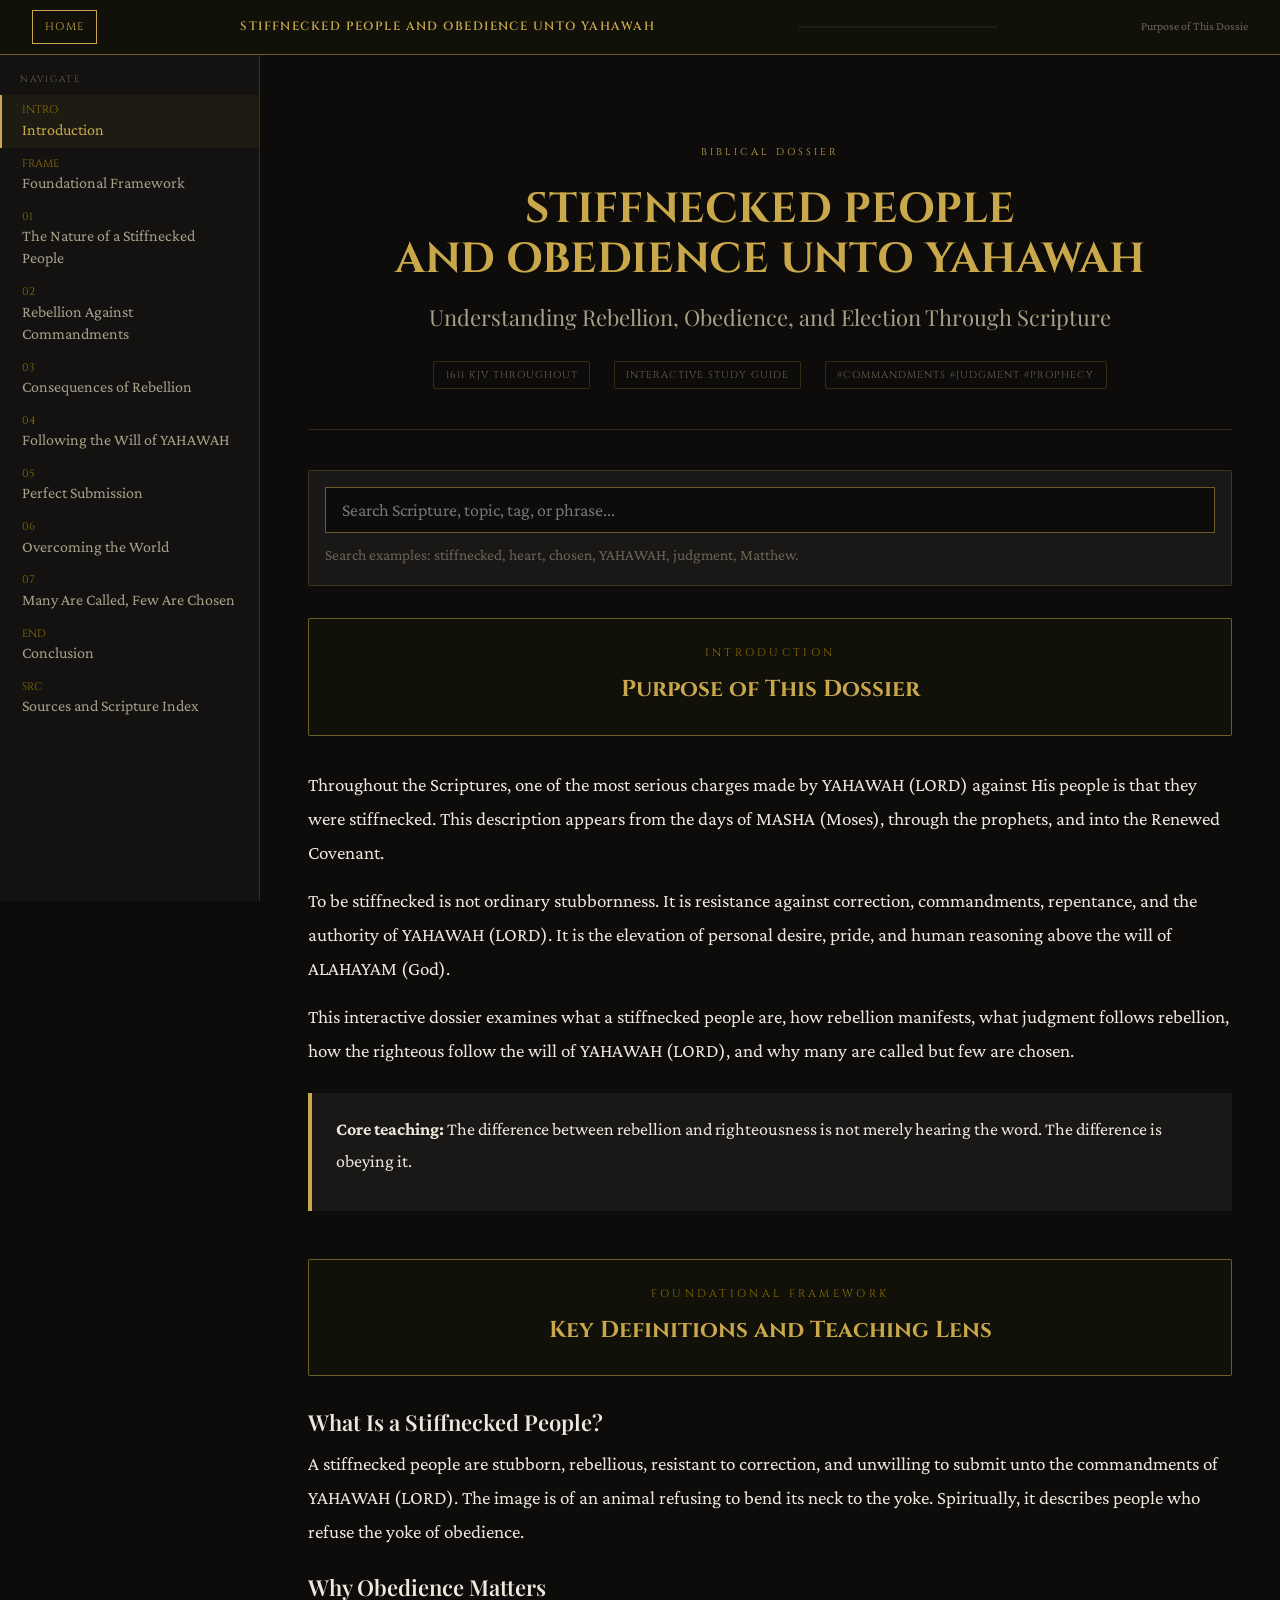
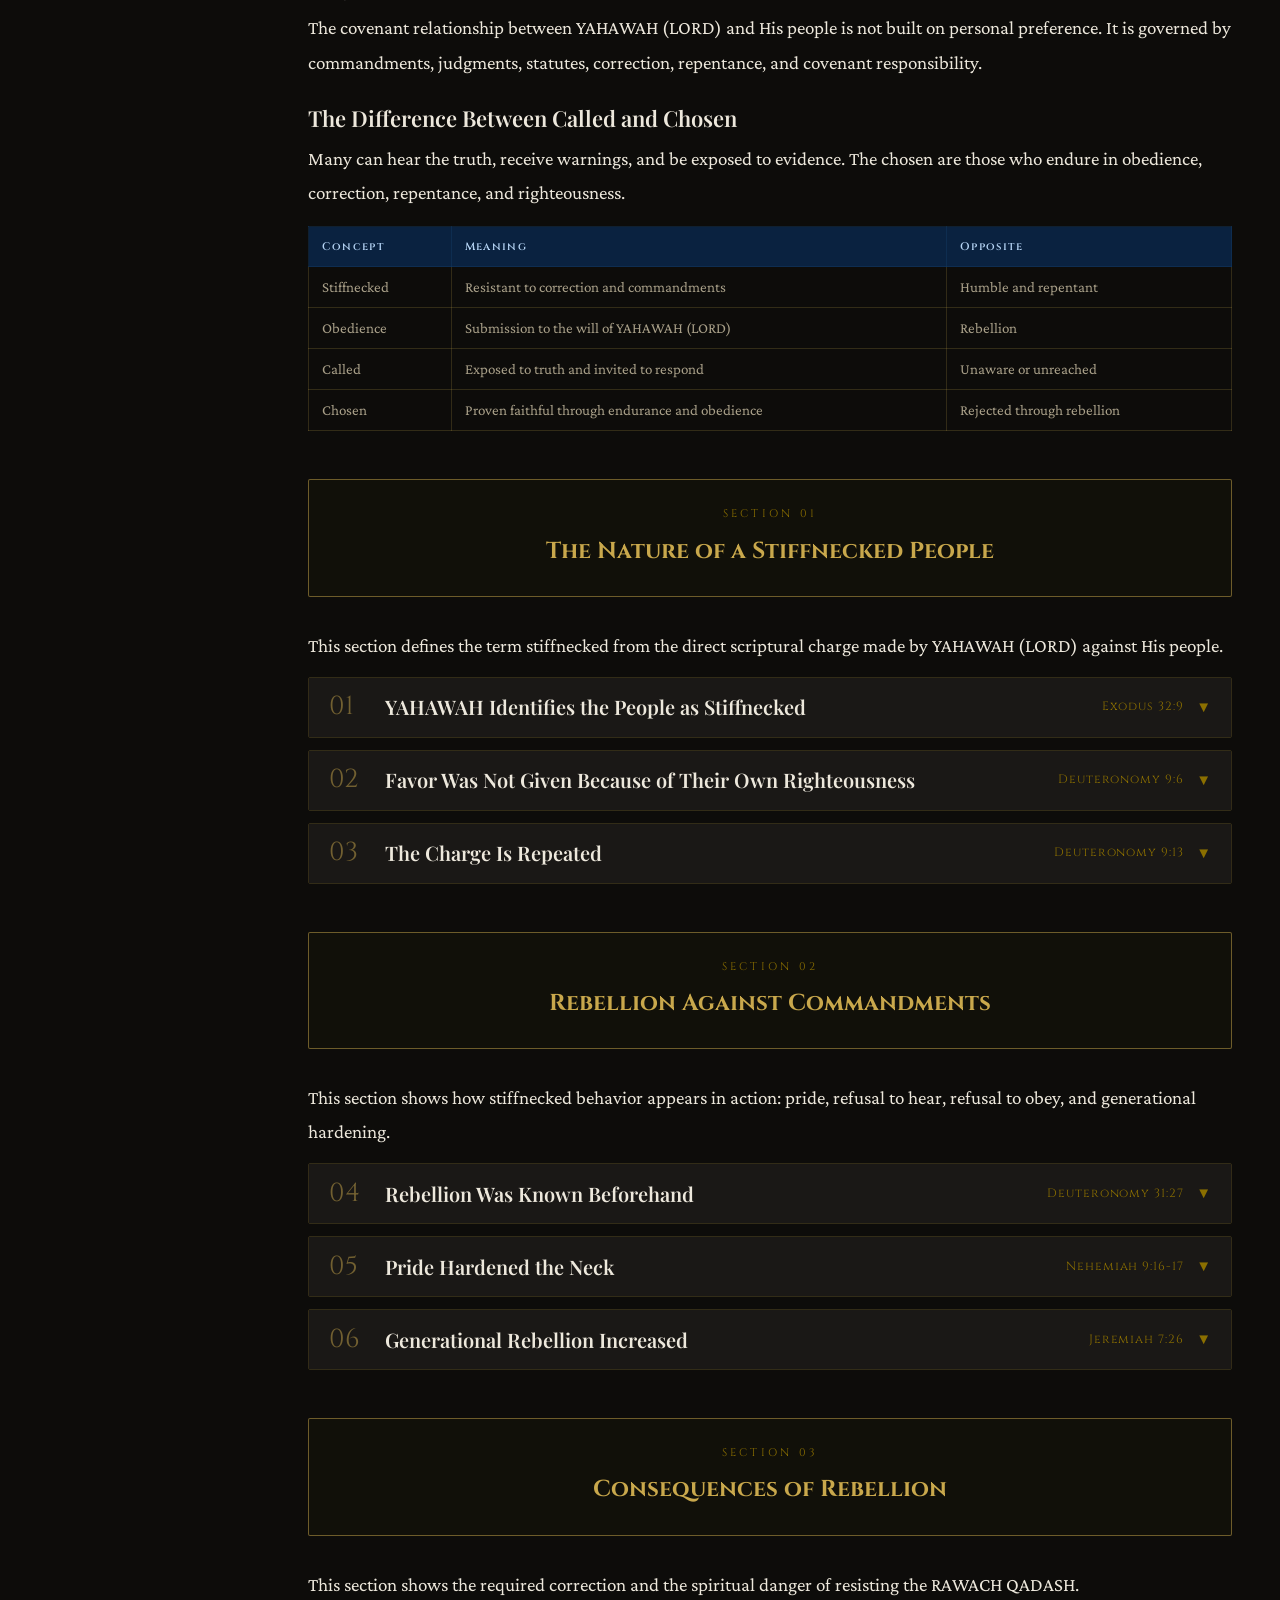
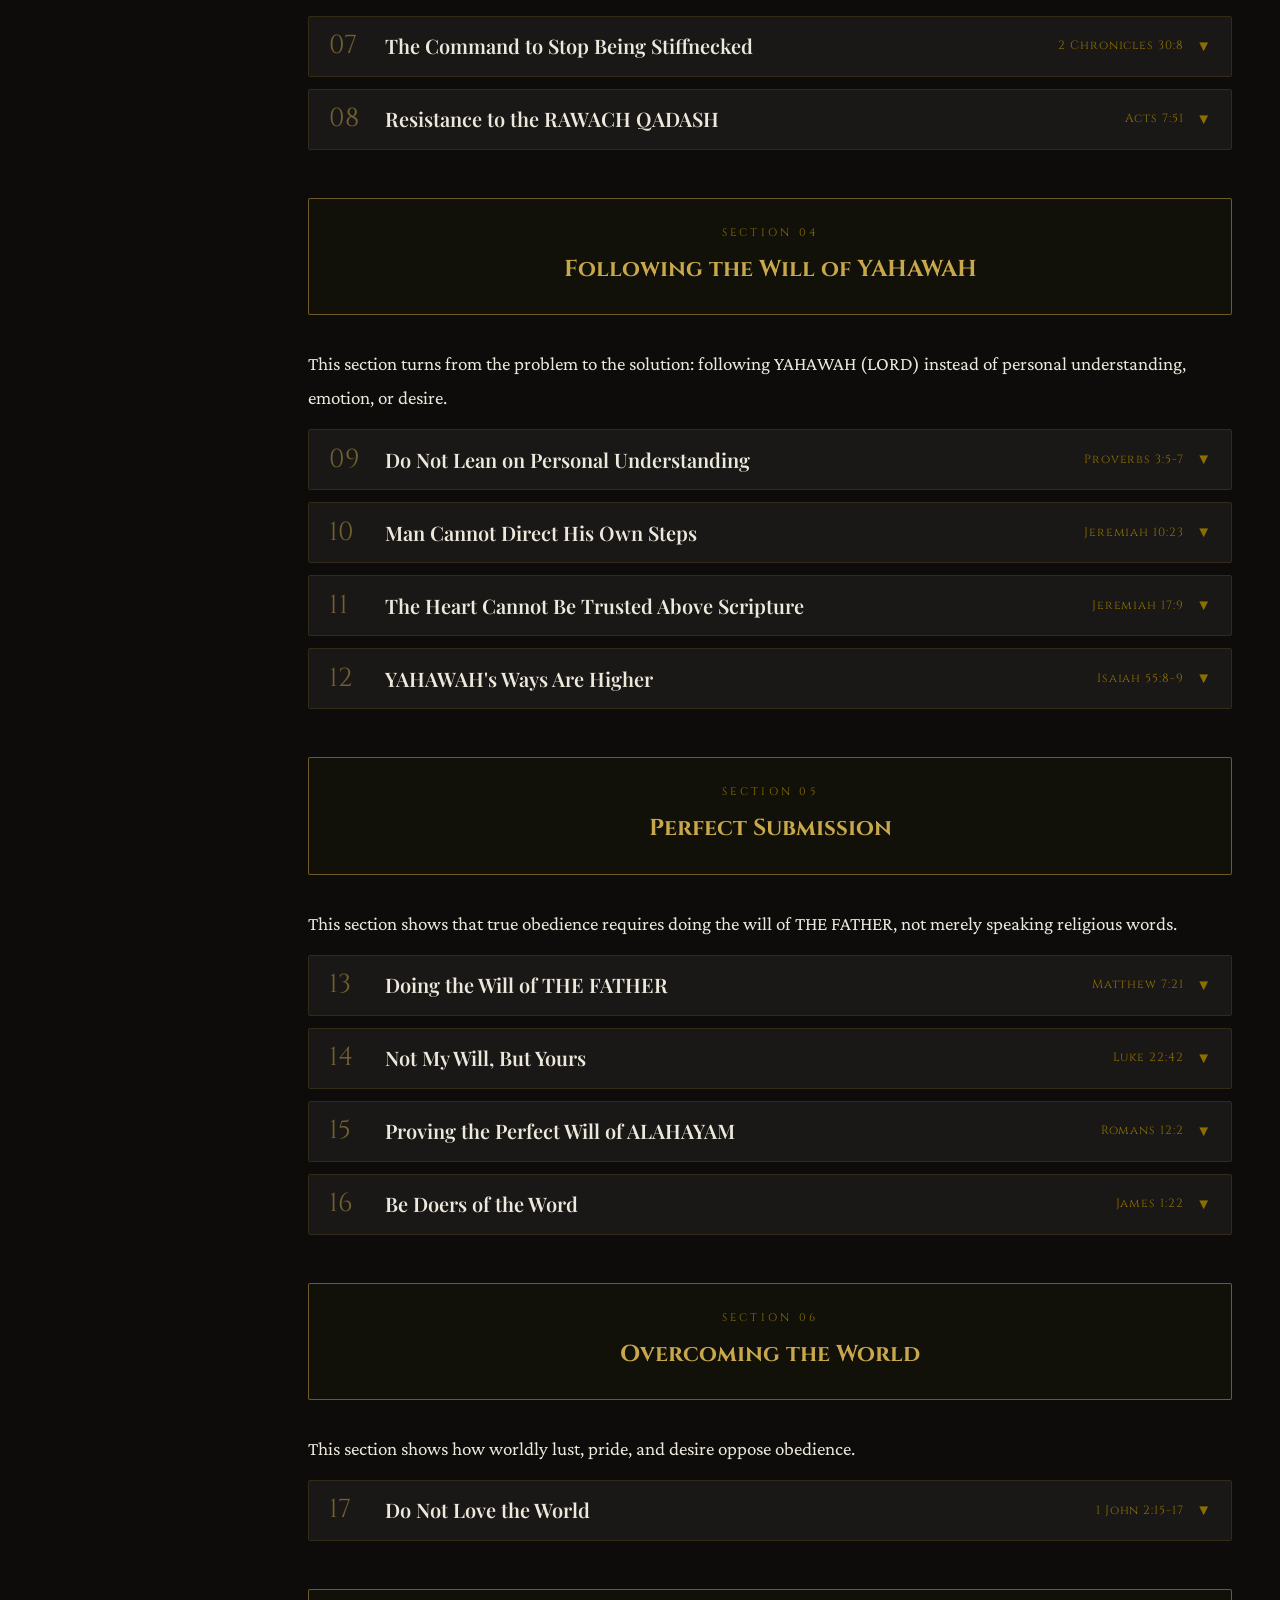
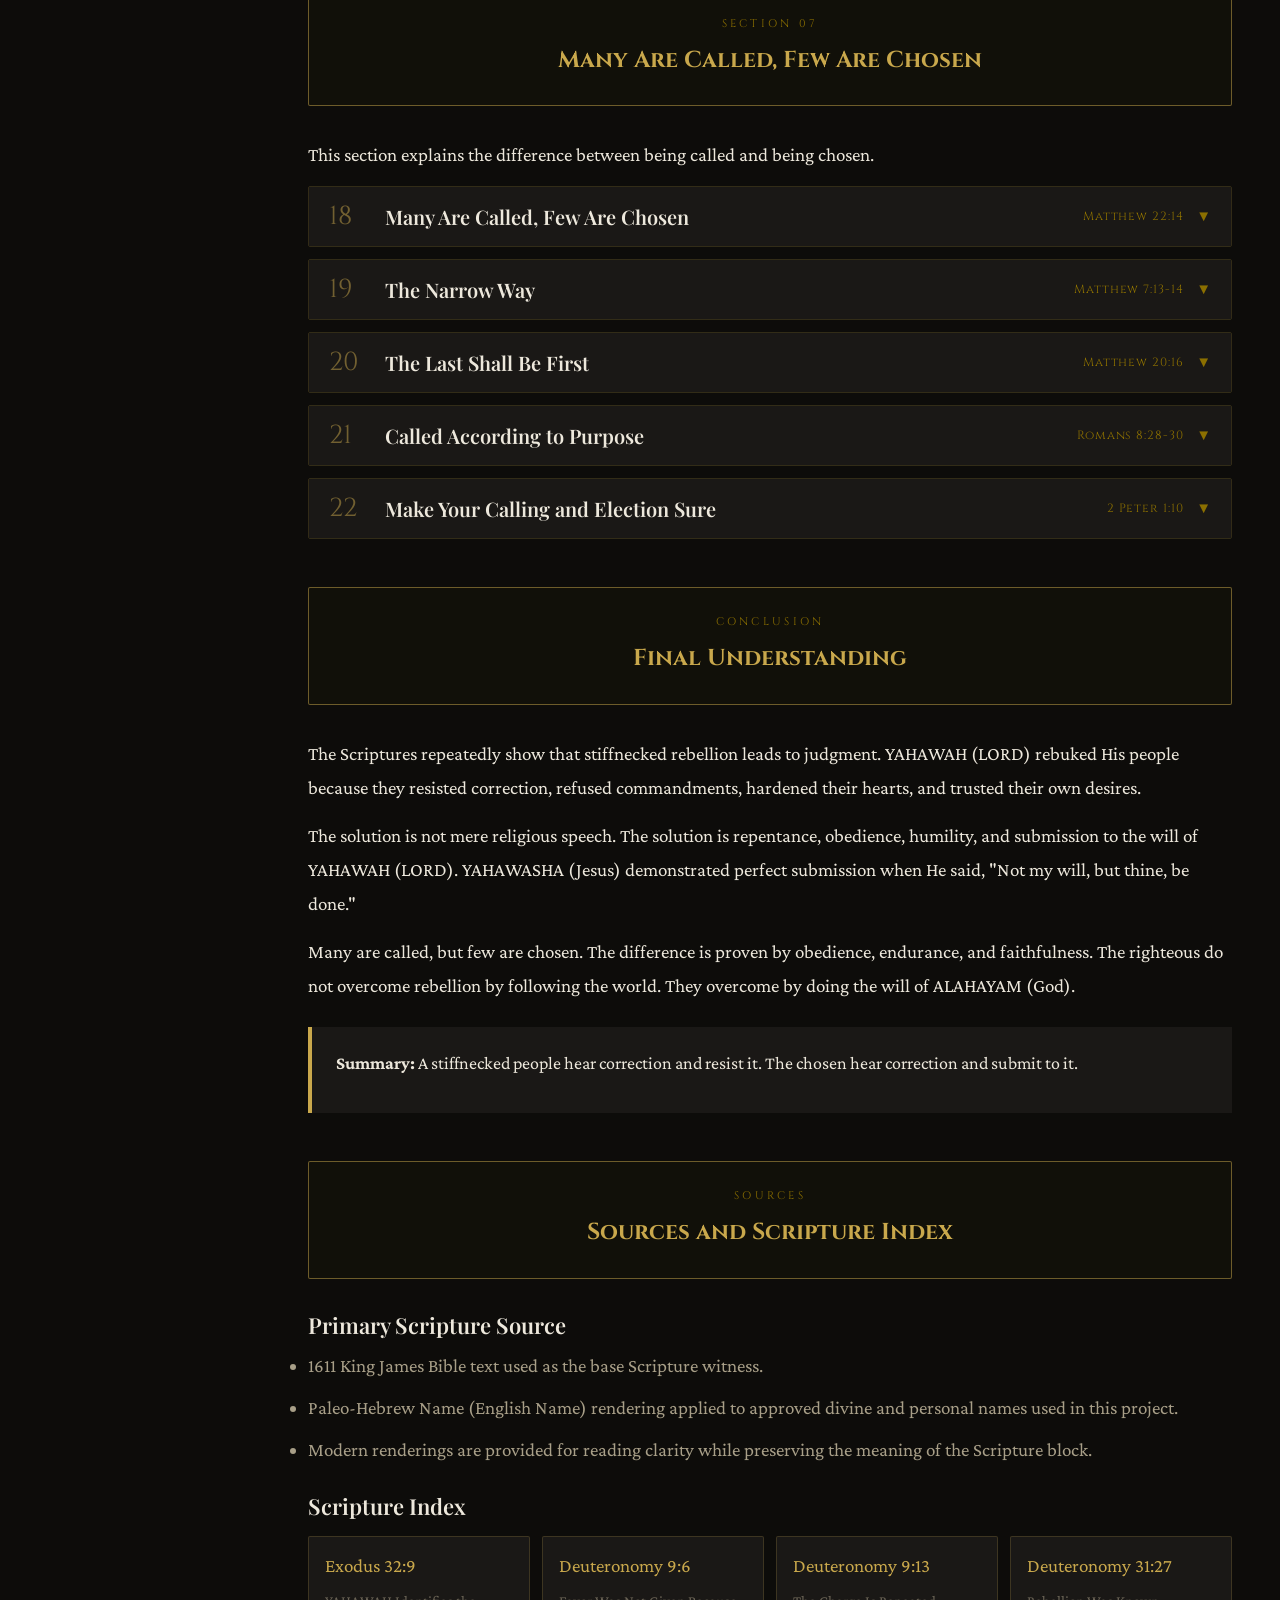
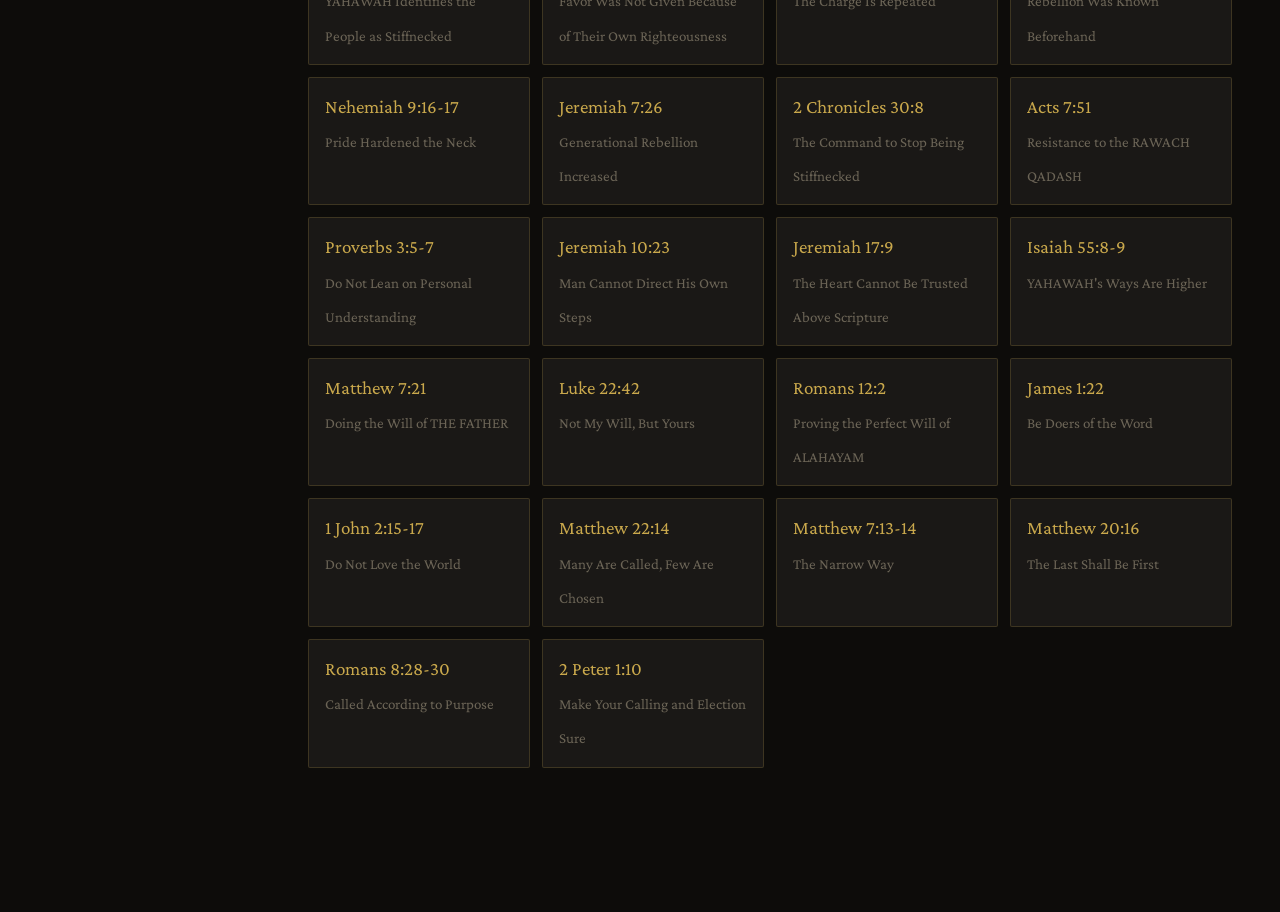
<file: dossiers/STIFFNECKED PEOPLE AND OBEDIENCE UNTO YAHAWAH.html>
<!DOCTYPE html>
<html lang="en">
<head>
<meta charset="UTF-8">
<meta name="viewport" content="width=device-width,initial-scale=1.0">
<title>STIFFNECKED PEOPLE AND OBEDIENCE UNTO YAHAWAH</title>
<link href="https://fonts.googleapis.com/css2?family=Playfair+Display:wght@400;600;700&family=Crimson+Pro:ital,wght@0,300;0,400;0,600;1,400&family=Cinzel:wght@400;600;700&display=swap" rel="stylesheet">
<style>
:root{--gold:#C9A84C;--gold-dim:#8B6F00;--bg-page:#0D0C0A;--bg-section:#131210;--bg-card:#1A1816;--bg-scripture:#1E1B14;--bg-divider:#111009;--text-primary:#EDE8DC;--text-secondary:#A89F88;--text-muted:#6B6456;--border:rgba(201,168,76,.2);--border-bright:rgba(201,168,76,.5);--tag-bg:rgba(201,168,76,.08);--red-accent:#8B2020;--teal-accent:#1B5E5E}
*{margin:0;padding:0;box-sizing:border-box}html{scroll-padding-top:64px}body{font-family:'Crimson Pro',Georgia,serif;background:var(--bg-page);color:var(--text-primary);font-size:19px;line-height:1.8}.site-header{position:sticky;top:0;z-index:100;background:var(--bg-divider);border-bottom:1px solid var(--border-bright);padding:0 2rem}.site-header-inner{max-width:1280px;margin:0 auto;display:flex;align-items:center;justify-content:space-between;height:54px;gap:1rem}.home-link{
display:inline-flex;
align-items:center;
justify-content:center;
padding:6px 12px;
border:1px solid var(--gold);
color:var(--gold);
text-decoration:none;
font-family:'Cinzel',serif;
font-size:11px;
letter-spacing:.12em;
white-space:nowrap;
transition:.2s;
}
.home-link:hover{
background:rgba(201,168,76,.12);
}
.site-title{
font-family:'Cinzel',serif;
font-size:12px;
font-weight:600;
color:var(--gold);
letter-spacing:.12em;
white-space:nowrap;
}
.progress-bar-wrap{flex:1;height:2px;background:rgba(255,255,255,.05);border-radius:2px;overflow:hidden;max-width:200px}.progress-bar-fill{height:100%;background:var(--gold);width:0%;transition:width .3s}.section-indicator{font-size:12px;color:var(--text-muted);white-space:nowrap;min-width:80px;text-align:right}.layout{max-width:1280px;margin:0 auto;display:grid;grid-template-columns:260px 1fr;min-height:calc(100vh - 54px)}.sidebar{position:sticky;top:54px;height:calc(100vh - 54px);overflow-y:auto;background:var(--bg-section);border-right:1px solid var(--border);padding:1rem 0}.nav-label{font-family:'Cinzel',serif;font-size:9px;letter-spacing:.2em;color:var(--text-muted);padding:0 1.25rem;margin-bottom:.5rem;text-transform:uppercase}.nav-item{display:block;padding:.45rem 1.25rem;font-size:16px;color:var(--text-secondary);text-decoration:none;border-left:2px solid transparent;transition:all .2s;cursor:pointer;line-height:1.4}.nav-item:hover{color:var(--text-primary);background:rgba(201,168,76,.05)}.nav-item.active{color:var(--gold);border-left-color:var(--gold);background:rgba(201,168,76,.06)}.nav-num{font-family:'Cinzel',serif;font-size:11px;color:var(--gold-dim);display:block;margin-bottom:1px}.main{padding:2.5rem 3rem 6rem;overflow-x:hidden}.title-block{text-align:center;padding:3rem 0 2.5rem;border-bottom:1px solid var(--border);margin-bottom:2.5rem}.dossier-eyebrow{font-family:'Cinzel',serif;font-size:10px;letter-spacing:.3em;color:var(--gold);margin-bottom:1.5rem;display:block}.dossier-title{font-family:'Cinzel',serif;font-size:42px;font-weight:700;color:var(--gold);line-height:1.2;margin-bottom:.75rem}.dossier-subtitle{font-family:'Playfair Display',serif;font-size:22px;color:var(--text-secondary);margin-bottom:1.5rem}.dossier-meta{display:flex;justify-content:center;gap:1.5rem;flex-wrap:wrap}.meta-pill{font-size:10px;font-family:'Cinzel',serif;letter-spacing:.1em;color:var(--text-muted);border:1px solid var(--border);padding:.25rem .7rem;border-radius:2px}.doc-section{margin-bottom:3rem;opacity:0;transform:translateY(16px);transition:opacity .5s,transform .5s;scroll-margin-top:64px}.doc-section.visible{opacity:1;transform:none}.section-divider{background:var(--bg-divider);border:1px solid var(--border-bright);border-radius:2px;text-align:center;padding:1.5rem;margin-bottom:2rem}.section-num{font-family:'Cinzel',serif;font-size:11px;letter-spacing:.3em;color:var(--gold-dim);margin-bottom:.4rem;display:block}.section-title{font-family:'Cinzel',serif;font-size:23px;font-weight:700;color:var(--gold)}.h2{font-family:'Playfair Display',serif;font-size:22px;font-weight:600;color:var(--text-primary);margin:1.5rem 0 .6rem;line-height:1.3}p{margin-bottom:.85rem;color:var(--text-primary)}.callout{background:var(--bg-card);border-left:4px solid var(--gold);padding:1.25rem 1.5rem;margin:1.5rem 0;font-size:18px;line-height:1.8}.search-panel{background:var(--bg-card);border:1px solid var(--border);padding:1rem;margin:1rem 0 2rem;border-radius:2px}.search-input{width:100%;background:var(--bg-page);color:var(--text-primary);border:1px solid var(--border-bright);padding:.75rem 1rem;font-family:'Crimson Pro',Georgia,serif;font-size:18px;outline:none}.small-note{color:var(--text-muted);font-size:15.5px;margin-top:.5rem}.entries-container{display:flex;flex-direction:column;gap:.75rem}.entry-card{border:1px solid var(--border);border-radius:2px;overflow:hidden;scroll-margin-top:64px}.entry-header{display:flex;align-items:center;justify-content:space-between;padding:1rem 1.25rem;cursor:pointer;background:var(--bg-card);transition:background .2s;gap:1rem}.entry-header:hover{background:rgba(201,168,76,.05)}.entry-header.open{background:rgba(201,168,76,.07);border-bottom:1px solid var(--border)}.entry-num-title{display:flex;align-items:center;gap:.75rem}.entry-num{font-family:'Cinzel',serif;font-size:26px;color:var(--border-bright);min-width:44px;line-height:1}.entry-title{font-family:'Playfair Display',serif;font-size:20px;font-weight:600;color:var(--text-primary);line-height:1.3}.entry-ref-toggle{display:flex;align-items:center;gap:.75rem;flex-shrink:0}.entry-ref{font-family:'Cinzel',serif;font-size:12px;letter-spacing:.08em;color:var(--gold-dim)}.entry-chevron{font-size:15px;color:var(--gold-dim);transition:transform .25s}.entry-header.open .entry-chevron{transform:rotate(180deg)}.entry-body{display:none;padding:1.5rem 1.5rem 2rem;background:var(--bg-section)}.entry-body.open{display:block}.scripture-block{background:var(--bg-scripture);border-left:4px solid var(--gold);padding:1rem 1.25rem;margin-bottom:1.5rem}.scripture-label,.block-label{font-family:'Cinzel',serif;font-size:12px;letter-spacing:.15em;color:var(--gold);margin-bottom:.45rem}.scripture-text{font-size:18.5px;line-height:1.85;color:var(--text-primary)}.modern-block{background:rgba(27,94,94,.08);border-left:4px solid var(--teal-accent);padding:1rem 1.25rem;margin:1rem 0}.understanding-block{background:var(--bg-card);border-left:4px solid var(--gold-dim);padding:1rem 1.25rem;margin:1rem 0}.tags{margin:.5rem 0 1.25rem;display:flex;gap:.5rem;flex-wrap:wrap}.tag{font-family:'Cinzel',serif;font-size:9.5px;letter-spacing:.15em;color:var(--gold);background:var(--tag-bg);border:1px solid var(--border);padding:.2rem .6rem;border-radius:2px}.table-wrap{overflow-x:auto;margin:1rem 0}table{width:100%;border-collapse:collapse;font-size:15px}th{background:#0A2240;color:#B5D4F4;font-family:'Cinzel',serif;font-size:11px;letter-spacing:.12em;padding:.6rem .8rem;text-align:left;border:1px solid rgba(21,63,106,.4);font-weight:600}td{padding:.5rem .8rem;border:1px solid var(--border);color:var(--text-secondary);vertical-align:top;line-height:1.6;font-size:15px}.source-list li{margin-bottom:.5rem;color:var(--text-secondary)}.index-grid{display:grid;grid-template-columns:repeat(auto-fit,minmax(220px,1fr));gap:.75rem;margin:1rem 0}.index-card{background:var(--bg-card);border:1px solid var(--border);padding:.75rem 1rem;border-radius:2px}.index-card a{color:var(--gold);text-decoration:none;cursor:pointer}.index-card span{color:var(--text-muted);font-size:15px}.scroll-top{position:fixed;bottom:2rem;right:2rem;background:var(--bg-card);border:1px solid var(--border-bright);color:var(--gold);width:40px;height:40px;border-radius:2px;cursor:pointer;display:flex;align-items:center;justify-content:center;font-size:18px;opacity:0;transition:opacity .3s;z-index:200}.scroll-top.visible{opacity:1}@media(max-width:700px){.layout{grid-template-columns:1fr}.sidebar{display:none}.main{padding:1.5rem 1rem 4rem}.dossier-title{font-size:30px}.entry-header{flex-direction:column;align-items:flex-start}}@media print{.site-header,.sidebar,.scroll-top,.search-panel{display:none!important}.layout{display:block}.main{padding:1rem}body{background:#fff;color:#000}.doc-section{display:block!important;opacity:1!important;transform:none!important}.entry-body{display:block!important}.entry-card,.scripture-block,.modern-block,.understanding-block,.callout{break-inside:avoid;background:#fff!important;color:#000!important}}
</style>
</head>
<body>
<header class="site-header"><div class="site-header-inner"><a href="../index.html" class="home-link">HOME</a><span class="site-title">STIFFNECKED PEOPLE AND OBEDIENCE UNTO YAHAWAH</span><div class="progress-bar-wrap"><div class="progress-bar-fill" id="progressFill"></div></div><span class="section-indicator" id="sectionIndicator">Introduction</span></div></header>
<div class="layout">
<nav class="sidebar"><div class="nav-label">Navigate</div><a class="nav-item" onclick="scrollToAnchor('sec-intro')" id="nav-sec-intro"><span class="nav-num">INTRO</span>Introduction</a>
<a class="nav-item" onclick="scrollToAnchor('sec-framework')" id="nav-sec-framework"><span class="nav-num">FRAME</span>Foundational Framework</a>
<a class="nav-item" onclick="scrollToAnchor('sec-nature')" id="nav-sec-nature"><span class="nav-num">01</span>The Nature of a Stiffnecked People</a>
<a class="nav-item" onclick="scrollToAnchor('sec-rebellion')" id="nav-sec-rebellion"><span class="nav-num">02</span>Rebellion Against Commandments</a>
<a class="nav-item" onclick="scrollToAnchor('sec-consequences')" id="nav-sec-consequences"><span class="nav-num">03</span>Consequences of Rebellion</a>
<a class="nav-item" onclick="scrollToAnchor('sec-will')" id="nav-sec-will"><span class="nav-num">04</span>Following the Will of YAHAWAH</a>
<a class="nav-item" onclick="scrollToAnchor('sec-submission')" id="nav-sec-submission"><span class="nav-num">05</span>Perfect Submission</a>
<a class="nav-item" onclick="scrollToAnchor('sec-world')" id="nav-sec-world"><span class="nav-num">06</span>Overcoming the World</a>
<a class="nav-item" onclick="scrollToAnchor('sec-chosen')" id="nav-sec-chosen"><span class="nav-num">07</span>Many Are Called, Few Are Chosen</a>
<a class="nav-item" onclick="scrollToAnchor('sec-conclusion')" id="nav-sec-conclusion"><span class="nav-num">END</span>Conclusion</a>
<a class="nav-item" onclick="scrollToAnchor('sec-sources')" id="nav-sec-sources"><span class="nav-num">SRC</span>Sources and Scripture Index</a></nav>
<main class="main" id="mainContent">
<div class="title-block">
<span class="dossier-eyebrow">BIBLICAL DOSSIER</span>
<h1 class="dossier-title">STIFFNECKED PEOPLE<br>AND OBEDIENCE UNTO YAHAWAH</h1>
<div class="dossier-subtitle">Understanding Rebellion, Obedience, and Election Through Scripture</div>
<div class="dossier-meta"><span class="meta-pill">1611 KJV THROUGHOUT</span><span class="meta-pill">INTERACTIVE STUDY GUIDE</span><span class="meta-pill">#COMMANDMENTS #JUDGMENT #PROPHECY</span></div>
</div>
<div class="search-panel"><input class="search-input" id="searchBox" oninput="filterEntries()" placeholder="Search Scripture, topic, tag, or phrase..."><div class="small-note">Search examples: stiffnecked, heart, chosen, YAHAWAH, judgment, Matthew.</div></div>

<section class="doc-section visible" id="sec-intro">
  <div class="section-divider"><span class="section-num">INTRODUCTION</span><div class="section-title">Purpose of This Dossier</div></div>
  <p>Throughout the Scriptures, one of the most serious charges made by YAHAWAH (LORD) against His people is that they were stiffnecked. This description appears from the days of MASHA (Moses), through the prophets, and into the Renewed Covenant.</p>
  <p>To be stiffnecked is not ordinary stubbornness. It is resistance against correction, commandments, repentance, and the authority of YAHAWAH (LORD). It is the elevation of personal desire, pride, and human reasoning above the will of ALAHAYAM (God).</p>
  <p>This interactive dossier examines what a stiffnecked people are, how rebellion manifests, what judgment follows rebellion, how the righteous follow the will of YAHAWAH (LORD), and why many are called but few are chosen.</p>
  <div class="callout"><p><strong>Core teaching:</strong> The difference between rebellion and righteousness is not merely hearing the word. The difference is obeying it.</p></div>
</section>

<section class="doc-section" id="sec-framework">
  <div class="section-divider"><span class="section-num">FOUNDATIONAL FRAMEWORK</span><div class="section-title">Key Definitions and Teaching Lens</div></div>
  <div class="h2">What Is a Stiffnecked People?</div>
  <p>A stiffnecked people are stubborn, rebellious, resistant to correction, and unwilling to submit unto the commandments of YAHAWAH (LORD). The image is of an animal refusing to bend its neck to the yoke. Spiritually, it describes people who refuse the yoke of obedience.</p>
  <div class="h2">Why Obedience Matters</div>
  <p>The covenant relationship between YAHAWAH (LORD) and His people is not built on personal preference. It is governed by commandments, judgments, statutes, correction, repentance, and covenant responsibility.</p>
  <div class="h2">The Difference Between Called and Chosen</div>
  <p>Many can hear the truth, receive warnings, and be exposed to evidence. The chosen are those who endure in obedience, correction, repentance, and righteousness.</p>
  <div class="table-wrap"><table><thead><tr><th>Concept</th><th>Meaning</th><th>Opposite</th></tr></thead><tbody>
    <tr><td>Stiffnecked</td><td>Resistant to correction and commandments</td><td>Humble and repentant</td></tr>
    <tr><td>Obedience</td><td>Submission to the will of YAHAWAH (LORD)</td><td>Rebellion</td></tr>
    <tr><td>Called</td><td>Exposed to truth and invited to respond</td><td>Unaware or unreached</td></tr>
    <tr><td>Chosen</td><td>Proven faithful through endurance and obedience</td><td>Rejected through rebellion</td></tr>
  </tbody></table></div>
</section>

<section class="doc-section" id="sec-nature">
  <div class="section-divider"><span class="section-num">SECTION 01</span><div class="section-title">The Nature of a Stiffnecked People</div></div>
  <p>This section defines the term stiffnecked from the direct scriptural charge made by YAHAWAH (LORD) against His people.</p>
  <div class="entries-container">
<div class="entry-card searchable" id="entry-01" data-search="yahawah identifies the people as stiffnecked exodus 32:9 and yahawah (lord) said unto masha (moses), i have seen this people, and, behold, it is a stiffnecked people: and yahawah (lord) said unto masha (moses), &quot;i have seen this people, and they are stubborn and rebellious.&quot; this statement comes after the golden calf rebellion. the people had witnessed deliverance, signs, commandments, and the power of yahawah (lord), yet they still turned aside. a stiffnecked people are not ignorant people; they are people who know correction and resist it. #judgment #commandments">
  <div class="entry-header" onclick="toggleEntry(this)">
    <div class="entry-num-title"><span class="entry-num">01</span><span class="entry-title">YAHAWAH Identifies the People as Stiffnecked</span></div>
    <div class="entry-ref-toggle"><span class="entry-ref">Exodus 32:9</span><span class="entry-chevron">&#9660;</span></div>
  </div>
  <div class="entry-body">
    <div class="scripture-block"><div class="scripture-label">SCRIPTURE - 1611 KJV RENDERING</div><div class="scripture-text"><p>And YAHAWAH (LORD) said unto MASHA (Moses), I have seen this people, and, behold, it is a stiffnecked people:</p></div></div>
    <div class="modern-block"><div class="block-label">MODERN RENDERING</div><p>And YAHAWAH (LORD) said unto MASHA (Moses), &quot;I have seen this people, and they are stubborn and rebellious.&quot;</p></div>
    <div class="understanding-block"><div class="block-label">UNDERSTANDING</div><p>This statement comes after the golden calf rebellion. The people had witnessed deliverance, signs, commandments, and the power of YAHAWAH (LORD), yet they still turned aside. A stiffnecked people are not ignorant people; they are people who know correction and resist it.</p></div>
    <div class="tags"><span class="tag">#JUDGMENT</span><span class="tag">#COMMANDMENTS</span></div>
  </div>
</div>

<div class="entry-card searchable" id="entry-02" data-search="favor was not given because of their own righteousness deuteronomy 9:6 understand therefore, that yahawah (lord) thy alahayam (god) giveth thee not this good land to possess it for thy righteousness; for thou art a stiffnecked people. understand that yahawah (lord) your alahayam (god) is not giving you this good land because of your own righteousness, because you are a stubborn people. this verse removes self-righteousness. covenant favor came through the promise and mercy of yahawah (lord), not because the people were naturally obedient. the warning is direct: blessing must not be mistaken for personal merit. #covenant #judgment">
  <div class="entry-header" onclick="toggleEntry(this)">
    <div class="entry-num-title"><span class="entry-num">02</span><span class="entry-title">Favor Was Not Given Because of Their Own Righteousness</span></div>
    <div class="entry-ref-toggle"><span class="entry-ref">Deuteronomy 9:6</span><span class="entry-chevron">&#9660;</span></div>
  </div>
  <div class="entry-body">
    <div class="scripture-block"><div class="scripture-label">SCRIPTURE - 1611 KJV RENDERING</div><div class="scripture-text"><p>Understand therefore, that YAHAWAH (LORD) thy ALAHAYAM (God) giveth thee not this good land to possess it for thy righteousness; for thou art a stiffnecked people.</p></div></div>
    <div class="modern-block"><div class="block-label">MODERN RENDERING</div><p>Understand that YAHAWAH (LORD) your ALAHAYAM (God) is not giving you this good land because of your own righteousness, because you are a stubborn people.</p></div>
    <div class="understanding-block"><div class="block-label">UNDERSTANDING</div><p>This verse removes self-righteousness. Covenant favor came through the promise and mercy of YAHAWAH (LORD), not because the people were naturally obedient. The warning is direct: blessing must not be mistaken for personal merit.</p></div>
    <div class="tags"><span class="tag">#COVENANT</span><span class="tag">#JUDGMENT</span></div>
  </div>
</div>

<div class="entry-card searchable" id="entry-03" data-search="the charge is repeated deuteronomy 9:13 furthermore yahawah (lord) spake unto me, saying, i have seen this people, and, behold, it is a stiffnecked people: yahawah (lord) spoke again and said, &quot;i have seen this people, and they are stubborn and rebellious.&quot; the repeated accusation confirms that stiffnecked rebellion was not a single incident. it was a spiritual pattern. when rebellion becomes habitual, it must be confronted directly by the word of yahawah (lord). #judgment">
  <div class="entry-header" onclick="toggleEntry(this)">
    <div class="entry-num-title"><span class="entry-num">03</span><span class="entry-title">The Charge Is Repeated</span></div>
    <div class="entry-ref-toggle"><span class="entry-ref">Deuteronomy 9:13</span><span class="entry-chevron">&#9660;</span></div>
  </div>
  <div class="entry-body">
    <div class="scripture-block"><div class="scripture-label">SCRIPTURE - 1611 KJV RENDERING</div><div class="scripture-text"><p>Furthermore YAHAWAH (LORD) spake unto me, saying, I have seen this people, and, behold, it is a stiffnecked people:</p></div></div>
    <div class="modern-block"><div class="block-label">MODERN RENDERING</div><p>YAHAWAH (LORD) spoke again and said, &quot;I have seen this people, and they are stubborn and rebellious.&quot;</p></div>
    <div class="understanding-block"><div class="block-label">UNDERSTANDING</div><p>The repeated accusation confirms that stiffnecked rebellion was not a single incident. It was a spiritual pattern. When rebellion becomes habitual, it must be confronted directly by the word of YAHAWAH (LORD).</p></div>
    <div class="tags"><span class="tag">#JUDGMENT</span></div>
  </div>
</div></div>
</section>

<section class="doc-section" id="sec-rebellion">
  <div class="section-divider"><span class="section-num">SECTION 02</span><div class="section-title">Rebellion Against Commandments</div></div>
  <p>This section shows how stiffnecked behavior appears in action: pride, refusal to hear, refusal to obey, and generational hardening.</p>
  <div class="entries-container">
<div class="entry-card searchable" id="entry-04" data-search="rebellion was known beforehand deuteronomy 31:27 for i know thy rebellion, and thy stiff neck: behold, while i am yet alive with you this day, ye have been rebellious against yahawah (lord); and how much more after my death? i know your rebellion and stubbornness. even while i am alive with you today, you have rebelled against yahawah (lord); how much more after my death? masha (moses) identifies rebellion as already active while instruction was still present. this proves that proximity to leadership, miracles, and commandments does not automatically produce obedience. #judgment #commandments">
  <div class="entry-header" onclick="toggleEntry(this)">
    <div class="entry-num-title"><span class="entry-num">04</span><span class="entry-title">Rebellion Was Known Beforehand</span></div>
    <div class="entry-ref-toggle"><span class="entry-ref">Deuteronomy 31:27</span><span class="entry-chevron">&#9660;</span></div>
  </div>
  <div class="entry-body">
    <div class="scripture-block"><div class="scripture-label">SCRIPTURE - 1611 KJV RENDERING</div><div class="scripture-text"><p>For I know thy rebellion, and thy stiff neck: behold, while I am yet alive with you this day, ye have been rebellious against YAHAWAH (LORD); and how much more after my death?</p></div></div>
    <div class="modern-block"><div class="block-label">MODERN RENDERING</div><p>I know your rebellion and stubbornness. Even while I am alive with you today, you have rebelled against YAHAWAH (LORD); how much more after my death?</p></div>
    <div class="understanding-block"><div class="block-label">UNDERSTANDING</div><p>MASHA (Moses) identifies rebellion as already active while instruction was still present. This proves that proximity to leadership, miracles, and commandments does not automatically produce obedience.</p></div>
    <div class="tags"><span class="tag">#JUDGMENT</span><span class="tag">#COMMANDMENTS</span></div>
  </div>
</div>

<div class="entry-card searchable" id="entry-05" data-search="pride hardened the neck nehemiah 9:16-17 but they and our fathers dealt proudly, and hardened their necks, and hearkened not to thy commandments,

and refused to obey, neither were mindful of thy wonders that thou didst among them; but hardened their necks, and in their rebellion appointed a captain to return to their bondage: but thou art a alahayam (god) ready to pardon, gracious and merciful, slow to anger, and of great kindness, and forsookest them not. they and our fathers acted proudly, hardened their necks, did not listen to your commandments, and refused to obey. they did not remember your wonders, but in rebellion wanted to return to bondage. yet you are alahayam (god), ready to pardon, gracious, merciful, slow to anger, and full of kindness. this passage defines the mechanics of rebellion: pride, refusal to hear, forgetfulness, disobedience, and a desire to return to bondage. yet it also reveals the mercy of yahawah (lord), who remains ready to pardon when repentance is real. #commandments #judgment #historical">
  <div class="entry-header" onclick="toggleEntry(this)">
    <div class="entry-num-title"><span class="entry-num">05</span><span class="entry-title">Pride Hardened the Neck</span></div>
    <div class="entry-ref-toggle"><span class="entry-ref">Nehemiah 9:16-17</span><span class="entry-chevron">&#9660;</span></div>
  </div>
  <div class="entry-body">
    <div class="scripture-block"><div class="scripture-label">SCRIPTURE - 1611 KJV RENDERING</div><div class="scripture-text"><p>But they and our fathers dealt proudly, and hardened their necks, and hearkened not to thy commandments,</p><p>And refused to obey, neither were mindful of thy wonders that thou didst among them; but hardened their necks, and in their rebellion appointed a captain to return to their bondage: but thou art a ALAHAYAM (God) ready to pardon, gracious and merciful, slow to anger, and of great kindness, and forsookest them not.</p></div></div>
    <div class="modern-block"><div class="block-label">MODERN RENDERING</div><p>They and our fathers acted proudly, hardened their necks, did not listen to Your commandments, and refused to obey. They did not remember Your wonders, but in rebellion wanted to return to bondage. Yet You are ALAHAYAM (God), ready to pardon, gracious, merciful, slow to anger, and full of kindness.</p></div>
    <div class="understanding-block"><div class="block-label">UNDERSTANDING</div><p>This passage defines the mechanics of rebellion: pride, refusal to hear, forgetfulness, disobedience, and a desire to return to bondage. Yet it also reveals the mercy of YAHAWAH (LORD), who remains ready to pardon when repentance is real.</p></div>
    <div class="tags"><span class="tag">#COMMANDMENTS</span><span class="tag">#JUDGMENT</span><span class="tag">#HISTORICAL</span></div>
  </div>
</div>

<div class="entry-card searchable" id="entry-06" data-search="generational rebellion increased jeremiah 7:26 yet they hearkened not unto me, nor inclined their ear, but hardened their neck: they did worse than their fathers. they did not listen to me or incline their ear, but hardened their neck. they did worse than their fathers. when rebellion is not corrected, it increases. each generation can become worse than the last when it refuses the commandments and warnings of yahawah (lord). #judgment">
  <div class="entry-header" onclick="toggleEntry(this)">
    <div class="entry-num-title"><span class="entry-num">06</span><span class="entry-title">Generational Rebellion Increased</span></div>
    <div class="entry-ref-toggle"><span class="entry-ref">Jeremiah 7:26</span><span class="entry-chevron">&#9660;</span></div>
  </div>
  <div class="entry-body">
    <div class="scripture-block"><div class="scripture-label">SCRIPTURE - 1611 KJV RENDERING</div><div class="scripture-text"><p>Yet they hearkened not unto me, nor inclined their ear, but hardened their neck: they did worse than their fathers.</p></div></div>
    <div class="modern-block"><div class="block-label">MODERN RENDERING</div><p>They did not listen to Me or incline their ear, but hardened their neck. They did worse than their fathers.</p></div>
    <div class="understanding-block"><div class="block-label">UNDERSTANDING</div><p>When rebellion is not corrected, it increases. Each generation can become worse than the last when it refuses the commandments and warnings of YAHAWAH (LORD).</p></div>
    <div class="tags"><span class="tag">#JUDGMENT</span></div>
  </div>
</div></div>
</section>

<section class="doc-section" id="sec-consequences">
  <div class="section-divider"><span class="section-num">SECTION 03</span><div class="section-title">Consequences of Rebellion</div></div>
  <p>This section shows the required correction and the spiritual danger of resisting the RAWACH QADASH.</p>
  <div class="entries-container">
<div class="entry-card searchable" id="entry-07" data-search="the command to stop being stiffnecked 2 chronicles 30:8 now be ye not stiffnecked, as your fathers were, but yield yourselves unto yahawah (lord), and enter into his sanctuary, which he hath sanctified for ever: and serve yahawah (lord) your alahayam (god), that the fierceness of his wrath may turn away from you. do not be stubborn like your fathers were. submit yourselves to yahawah (lord), enter his sanctuary, and serve yahawah (lord) your alahayam (god), so his fierce wrath may turn away from you. the remedy is clear: stop being stiffnecked, yield, enter properly, and serve. the text ties repentance to the turning away of wrath. obedience is not optional; it is the path away from judgment. #commandments #judgment">
  <div class="entry-header" onclick="toggleEntry(this)">
    <div class="entry-num-title"><span class="entry-num">07</span><span class="entry-title">The Command to Stop Being Stiffnecked</span></div>
    <div class="entry-ref-toggle"><span class="entry-ref">2 Chronicles 30:8</span><span class="entry-chevron">&#9660;</span></div>
  </div>
  <div class="entry-body">
    <div class="scripture-block"><div class="scripture-label">SCRIPTURE - 1611 KJV RENDERING</div><div class="scripture-text"><p>Now be ye not stiffnecked, as your fathers were, but yield yourselves unto YAHAWAH (LORD), and enter into his sanctuary, which he hath sanctified for ever: and serve YAHAWAH (LORD) your ALAHAYAM (God), that the fierceness of his wrath may turn away from you.</p></div></div>
    <div class="modern-block"><div class="block-label">MODERN RENDERING</div><p>Do not be stubborn like your fathers were. Submit yourselves to YAHAWAH (LORD), enter His sanctuary, and serve YAHAWAH (LORD) your ALAHAYAM (God), so His fierce wrath may turn away from you.</p></div>
    <div class="understanding-block"><div class="block-label">UNDERSTANDING</div><p>The remedy is clear: stop being stiffnecked, yield, enter properly, and serve. The text ties repentance to the turning away of wrath. Obedience is not optional; it is the path away from judgment.</p></div>
    <div class="tags"><span class="tag">#COMMANDMENTS</span><span class="tag">#JUDGMENT</span></div>
  </div>
</div>

<div class="entry-card searchable" id="entry-08" data-search="resistance to the rawach qadash acts 7:51 ye stiffnecked and uncircumcised in heart and ears, ye do always resist the holy ghost: as your fathers did, so do ye. you stubborn people, uncircumcised in heart and ears, you always resist the rawach qadash, just as your fathers did. the renewed covenant rebuke shows continuity with the ancient pattern. the same stiffnecked resistance that appeared in the wilderness continued in later generations. resisting correction is resistance against the rawach qadash. #judgment #prophecy">
  <div class="entry-header" onclick="toggleEntry(this)">
    <div class="entry-num-title"><span class="entry-num">08</span><span class="entry-title">Resistance to the RAWACH QADASH</span></div>
    <div class="entry-ref-toggle"><span class="entry-ref">Acts 7:51</span><span class="entry-chevron">&#9660;</span></div>
  </div>
  <div class="entry-body">
    <div class="scripture-block"><div class="scripture-label">SCRIPTURE - 1611 KJV RENDERING</div><div class="scripture-text"><p>Ye stiffnecked and uncircumcised in heart and ears, ye do always resist the Holy Ghost: as your fathers did, so do ye.</p></div></div>
    <div class="modern-block"><div class="block-label">MODERN RENDERING</div><p>You stubborn people, uncircumcised in heart and ears, you always resist the RAWACH QADASH, just as your fathers did.</p></div>
    <div class="understanding-block"><div class="block-label">UNDERSTANDING</div><p>The renewed covenant rebuke shows continuity with the ancient pattern. The same stiffnecked resistance that appeared in the wilderness continued in later generations. Resisting correction is resistance against the RAWACH QADASH.</p></div>
    <div class="tags"><span class="tag">#JUDGMENT</span><span class="tag">#PROPHECY</span></div>
  </div>
</div></div>
</section>

<section class="doc-section" id="sec-will">
  <div class="section-divider"><span class="section-num">SECTION 04</span><div class="section-title">Following the Will of YAHAWAH</div></div>
  <p>This section turns from the problem to the solution: following YAHAWAH (LORD) instead of personal understanding, emotion, or desire.</p>
  <div class="entries-container">
<div class="entry-card searchable" id="entry-09" data-search="do not lean on personal understanding proverbs 3:5-7 trust in yahawah (lord) with all thine heart; and lean not unto thine own understanding.

in all thy ways acknowledge him, and he shall direct thy paths.

be not wise in thine own eyes: fear yahawah (lord), and depart from evil. trust in yahawah (lord) with all your heart. do not rely on your own understanding. acknowledge him in all your ways, and he will direct your paths. do not be wise in your own eyes. fear yahawah (lord), and depart from evil. the stiffnecked person trusts self. the righteous person trusts yahawah (lord). this passage directly commands the reader not to rely on personal understanding above divine instruction. #commandments">
  <div class="entry-header" onclick="toggleEntry(this)">
    <div class="entry-num-title"><span class="entry-num">09</span><span class="entry-title">Do Not Lean on Personal Understanding</span></div>
    <div class="entry-ref-toggle"><span class="entry-ref">Proverbs 3:5-7</span><span class="entry-chevron">&#9660;</span></div>
  </div>
  <div class="entry-body">
    <div class="scripture-block"><div class="scripture-label">SCRIPTURE - 1611 KJV RENDERING</div><div class="scripture-text"><p>Trust in YAHAWAH (LORD) with all thine heart; and lean not unto thine own understanding.</p><p>In all thy ways acknowledge him, and he shall direct thy paths.</p><p>Be not wise in thine own eyes: fear YAHAWAH (LORD), and depart from evil.</p></div></div>
    <div class="modern-block"><div class="block-label">MODERN RENDERING</div><p>Trust in YAHAWAH (LORD) with all your heart. Do not rely on your own understanding. Acknowledge Him in all your ways, and He will direct your paths. Do not be wise in your own eyes. Fear YAHAWAH (LORD), and depart from evil.</p></div>
    <div class="understanding-block"><div class="block-label">UNDERSTANDING</div><p>The stiffnecked person trusts self. The righteous person trusts YAHAWAH (LORD). This passage directly commands the reader not to rely on personal understanding above divine instruction.</p></div>
    <div class="tags"><span class="tag">#COMMANDMENTS</span></div>
  </div>
</div>

<div class="entry-card searchable" id="entry-10" data-search="man cannot direct his own steps jeremiah 10:23 o yahawah (lord), i know that the way of man is not in himself: it is not in man that walketh to direct his steps. o yahawah (lord), i know that the way of man is not in himself. it is not in mankind to direct his own steps. human reasoning is insufficient for righteous direction. man needs the commandments, correction, and guidance of yahawah (lord). #commandments">
  <div class="entry-header" onclick="toggleEntry(this)">
    <div class="entry-num-title"><span class="entry-num">10</span><span class="entry-title">Man Cannot Direct His Own Steps</span></div>
    <div class="entry-ref-toggle"><span class="entry-ref">Jeremiah 10:23</span><span class="entry-chevron">&#9660;</span></div>
  </div>
  <div class="entry-body">
    <div class="scripture-block"><div class="scripture-label">SCRIPTURE - 1611 KJV RENDERING</div><div class="scripture-text"><p>O YAHAWAH (LORD), I know that the way of man is not in himself: it is not in man that walketh to direct his steps.</p></div></div>
    <div class="modern-block"><div class="block-label">MODERN RENDERING</div><p>O YAHAWAH (LORD), I know that the way of man is not in himself. It is not in mankind to direct his own steps.</p></div>
    <div class="understanding-block"><div class="block-label">UNDERSTANDING</div><p>Human reasoning is insufficient for righteous direction. Man needs the commandments, correction, and guidance of YAHAWAH (LORD).</p></div>
    <div class="tags"><span class="tag">#COMMANDMENTS</span></div>
  </div>
</div>

<div class="entry-card searchable" id="entry-11" data-search="the heart cannot be trusted above scripture jeremiah 17:9 the heart is deceitful above all things, and desperately wicked: who can know it? the heart is deceitful above all things and desperately wicked. who can truly know it? this verse destroys the argument that personal feelings should govern obedience. the heart can deceive. the commandments of yahawah (lord) must govern the heart, not the other way around. #judgment #commandments">
  <div class="entry-header" onclick="toggleEntry(this)">
    <div class="entry-num-title"><span class="entry-num">11</span><span class="entry-title">The Heart Cannot Be Trusted Above Scripture</span></div>
    <div class="entry-ref-toggle"><span class="entry-ref">Jeremiah 17:9</span><span class="entry-chevron">&#9660;</span></div>
  </div>
  <div class="entry-body">
    <div class="scripture-block"><div class="scripture-label">SCRIPTURE - 1611 KJV RENDERING</div><div class="scripture-text"><p>The heart is deceitful above all things, and desperately wicked: who can know it?</p></div></div>
    <div class="modern-block"><div class="block-label">MODERN RENDERING</div><p>The heart is deceitful above all things and desperately wicked. Who can truly know it?</p></div>
    <div class="understanding-block"><div class="block-label">UNDERSTANDING</div><p>This verse destroys the argument that personal feelings should govern obedience. The heart can deceive. The commandments of YAHAWAH (LORD) must govern the heart, not the other way around.</p></div>
    <div class="tags"><span class="tag">#JUDGMENT</span><span class="tag">#COMMANDMENTS</span></div>
  </div>
</div>

<div class="entry-card searchable" id="entry-12" data-search="yahawah&#x27;s ways are higher isaiah 55:8-9 for my thoughts are not your thoughts, neither are your ways my ways, saith yahawah (lord).

for as the heavens are higher than the earth, so are my ways higher than your ways, and my thoughts than your thoughts. my thoughts are not your thoughts, and your ways are not my ways, says yahawah (lord). as the heavens are higher than the earth, my ways are higher than your ways and my thoughts higher than your thoughts. obedience requires submission to a higher authority. the righteous do not reduce yahawah (lord) to human opinion. his ways must correct our ways. #commandments">
  <div class="entry-header" onclick="toggleEntry(this)">
    <div class="entry-num-title"><span class="entry-num">12</span><span class="entry-title">YAHAWAH&#x27;s Ways Are Higher</span></div>
    <div class="entry-ref-toggle"><span class="entry-ref">Isaiah 55:8-9</span><span class="entry-chevron">&#9660;</span></div>
  </div>
  <div class="entry-body">
    <div class="scripture-block"><div class="scripture-label">SCRIPTURE - 1611 KJV RENDERING</div><div class="scripture-text"><p>For my thoughts are not your thoughts, neither are your ways my ways, saith YAHAWAH (LORD).</p><p>For as the heavens are higher than the earth, so are my ways higher than your ways, and my thoughts than your thoughts.</p></div></div>
    <div class="modern-block"><div class="block-label">MODERN RENDERING</div><p>My thoughts are not your thoughts, and your ways are not My ways, says YAHAWAH (LORD). As the heavens are higher than the earth, My ways are higher than your ways and My thoughts higher than your thoughts.</p></div>
    <div class="understanding-block"><div class="block-label">UNDERSTANDING</div><p>Obedience requires submission to a higher authority. The righteous do not reduce YAHAWAH (LORD) to human opinion. His ways must correct our ways.</p></div>
    <div class="tags"><span class="tag">#COMMANDMENTS</span></div>
  </div>
</div></div>
</section>

<section class="doc-section" id="sec-submission">
  <div class="section-divider"><span class="section-num">SECTION 05</span><div class="section-title">Perfect Submission</div></div>
  <p>This section shows that true obedience requires doing the will of THE FATHER, not merely speaking religious words.</p>
  <div class="entries-container">
<div class="entry-card searchable" id="entry-13" data-search="doing the will of the father matthew 7:21 not every one that saith unto me, lord, lord, shall enter into the kingdom of heaven; but he that doeth the will of my father which is in heaven. not everyone who says, &quot;lord, lord,&quot; will enter into the kingdom of heaven, but the one who does the will of the father in heaven. verbal profession is not enough. entrance into the kingdom is tied to doing the will of the father. this directly opposes empty religious speech without obedience. #commandments #judgment">
  <div class="entry-header" onclick="toggleEntry(this)">
    <div class="entry-num-title"><span class="entry-num">13</span><span class="entry-title">Doing the Will of THE FATHER</span></div>
    <div class="entry-ref-toggle"><span class="entry-ref">Matthew 7:21</span><span class="entry-chevron">&#9660;</span></div>
  </div>
  <div class="entry-body">
    <div class="scripture-block"><div class="scripture-label">SCRIPTURE - 1611 KJV RENDERING</div><div class="scripture-text"><p>Not every one that saith unto me, Lord, Lord, shall enter into the kingdom of heaven; but he that doeth the will of my Father which is in heaven.</p></div></div>
    <div class="modern-block"><div class="block-label">MODERN RENDERING</div><p>Not everyone who says, &quot;Lord, Lord,&quot; will enter into the kingdom of heaven, but the one who does the will of THE FATHER in heaven.</p></div>
    <div class="understanding-block"><div class="block-label">UNDERSTANDING</div><p>Verbal profession is not enough. Entrance into the kingdom is tied to doing the will of THE FATHER. This directly opposes empty religious speech without obedience.</p></div>
    <div class="tags"><span class="tag">#COMMANDMENTS</span><span class="tag">#JUDGMENT</span></div>
  </div>
</div>

<div class="entry-card searchable" id="entry-14" data-search="not my will, but yours luke 22:42 saying, father, if thou be willing, remove this cup from me: nevertheless not my will, but thine, be done. the son said, &quot;father, if you are willing, remove this cup from me; nevertheless, not my will, but yours be done.&quot; yahawasha (jesus) demonstrated perfect submission. even in suffering, he placed the will of the father above his own desire. this is the opposite of a stiffnecked spirit. #commandments">
  <div class="entry-header" onclick="toggleEntry(this)">
    <div class="entry-num-title"><span class="entry-num">14</span><span class="entry-title">Not My Will, But Yours</span></div>
    <div class="entry-ref-toggle"><span class="entry-ref">Luke 22:42</span><span class="entry-chevron">&#9660;</span></div>
  </div>
  <div class="entry-body">
    <div class="scripture-block"><div class="scripture-label">SCRIPTURE - 1611 KJV RENDERING</div><div class="scripture-text"><p>Saying, Father, if thou be willing, remove this cup from me: nevertheless not my will, but thine, be done.</p></div></div>
    <div class="modern-block"><div class="block-label">MODERN RENDERING</div><p>THE SON said, &quot;Father, if You are willing, remove this cup from Me; nevertheless, not My will, but Yours be done.&quot;</p></div>
    <div class="understanding-block"><div class="block-label">UNDERSTANDING</div><p>YAHAWASHA (Jesus) demonstrated perfect submission. Even in suffering, He placed the will of THE FATHER above His own desire. This is the opposite of a stiffnecked spirit.</p></div>
    <div class="tags"><span class="tag">#COMMANDMENTS</span></div>
  </div>
</div>

<div class="entry-card searchable" id="entry-15" data-search="proving the perfect will of alahayam romans 12:2 and be not conformed to this world: but be ye transformed by the renewing of your mind, that ye may prove what is that good, and acceptable, and perfect, will of alahayam (god). do not be conformed to this world, but be transformed by the renewing of your mind, so you may prove what is the good, acceptable, and perfect will of alahayam (god). the world shapes rebellion. a renewed mind learns to recognize and obey the will of alahayam (god). #commandments">
  <div class="entry-header" onclick="toggleEntry(this)">
    <div class="entry-num-title"><span class="entry-num">15</span><span class="entry-title">Proving the Perfect Will of ALAHAYAM</span></div>
    <div class="entry-ref-toggle"><span class="entry-ref">Romans 12:2</span><span class="entry-chevron">&#9660;</span></div>
  </div>
  <div class="entry-body">
    <div class="scripture-block"><div class="scripture-label">SCRIPTURE - 1611 KJV RENDERING</div><div class="scripture-text"><p>And be not conformed to this world: but be ye transformed by the renewing of your mind, that ye may prove what is that good, and acceptable, and perfect, will of ALAHAYAM (God).</p></div></div>
    <div class="modern-block"><div class="block-label">MODERN RENDERING</div><p>Do not be conformed to this world, but be transformed by the renewing of your mind, so you may prove what is the good, acceptable, and perfect will of ALAHAYAM (God).</p></div>
    <div class="understanding-block"><div class="block-label">UNDERSTANDING</div><p>The world shapes rebellion. A renewed mind learns to recognize and obey the will of ALAHAYAM (God).</p></div>
    <div class="tags"><span class="tag">#COMMANDMENTS</span></div>
  </div>
</div>

<div class="entry-card searchable" id="entry-16" data-search="be doers of the word james 1:22 but be ye doers of the word, and not hearers only, deceiving your own selves. be doers of the word, and not hearers only, deceiving yourselves. hearing truth without obeying it creates self-deception. the stiffnecked may hear scripture but refuse to submit to it. #commandments #judgment">
  <div class="entry-header" onclick="toggleEntry(this)">
    <div class="entry-num-title"><span class="entry-num">16</span><span class="entry-title">Be Doers of the Word</span></div>
    <div class="entry-ref-toggle"><span class="entry-ref">James 1:22</span><span class="entry-chevron">&#9660;</span></div>
  </div>
  <div class="entry-body">
    <div class="scripture-block"><div class="scripture-label">SCRIPTURE - 1611 KJV RENDERING</div><div class="scripture-text"><p>But be ye doers of the word, and not hearers only, deceiving your own selves.</p></div></div>
    <div class="modern-block"><div class="block-label">MODERN RENDERING</div><p>Be doers of the word, and not hearers only, deceiving yourselves.</p></div>
    <div class="understanding-block"><div class="block-label">UNDERSTANDING</div><p>Hearing truth without obeying it creates self-deception. The stiffnecked may hear Scripture but refuse to submit to it.</p></div>
    <div class="tags"><span class="tag">#COMMANDMENTS</span><span class="tag">#JUDGMENT</span></div>
  </div>
</div></div>
</section>

<section class="doc-section" id="sec-world">
  <div class="section-divider"><span class="section-num">SECTION 06</span><div class="section-title">Overcoming the World</div></div>
  <p>This section shows how worldly lust, pride, and desire oppose obedience.</p>
  <div class="entries-container">
<div class="entry-card searchable" id="entry-17" data-search="do not love the world 1 john 2:15-17 love not the world, neither the things that are in the world. if any man love the world, the love of the father is not in him.

for all that is in the world, the lust of the flesh, and the lust of the eyes, and the pride of life, is not of the father, but is of the world.

and the world passeth away, and the lust thereof: but he that doeth the will of alahayam (god) abideth for ever. do not love the world or the things in the world. if anyone loves the world, the love of the father is not in him. the lust of the flesh, the lust of the eyes, and the pride of life are not from the father but from the world. the world and its lusts pass away, but the one who does the will of alahayam (god) remains forever. the world feeds rebellion through lust, pride, and desire. the obedient overcome the world by doing the will of alahayam (god). #commandments #prophecy">
  <div class="entry-header" onclick="toggleEntry(this)">
    <div class="entry-num-title"><span class="entry-num">17</span><span class="entry-title">Do Not Love the World</span></div>
    <div class="entry-ref-toggle"><span class="entry-ref">1 John 2:15-17</span><span class="entry-chevron">&#9660;</span></div>
  </div>
  <div class="entry-body">
    <div class="scripture-block"><div class="scripture-label">SCRIPTURE - 1611 KJV RENDERING</div><div class="scripture-text"><p>Love not the world, neither the things that are in the world. If any man love the world, the love of THE FATHER is not in him.</p><p>For all that is in the world, the lust of the flesh, and the lust of the eyes, and the pride of life, is not of THE FATHER, but is of the world.</p><p>And the world passeth away, and the lust thereof: but he that doeth the will of ALAHAYAM (God) abideth for ever.</p></div></div>
    <div class="modern-block"><div class="block-label">MODERN RENDERING</div><p>Do not love the world or the things in the world. If anyone loves the world, the love of THE FATHER is not in him. The lust of the flesh, the lust of the eyes, and the pride of life are not from THE FATHER but from the world. The world and its lusts pass away, but the one who does the will of ALAHAYAM (God) remains forever.</p></div>
    <div class="understanding-block"><div class="block-label">UNDERSTANDING</div><p>The world feeds rebellion through lust, pride, and desire. The obedient overcome the world by doing the will of ALAHAYAM (God).</p></div>
    <div class="tags"><span class="tag">#COMMANDMENTS</span><span class="tag">#PROPHECY</span></div>
  </div>
</div></div>
</section>

<section class="doc-section" id="sec-chosen">
  <div class="section-divider"><span class="section-num">SECTION 07</span><div class="section-title">Many Are Called, Few Are Chosen</div></div>
  <p>This section explains the difference between being called and being chosen.</p>
  <div class="entries-container">
<div class="entry-card searchable" id="entry-18" data-search="many are called, few are chosen matthew 22:14 for many are called, but few are chosen. many are called, but few are chosen. hearing the call is not the same as being chosen. the chosen are proven through obedience, endurance, and faithful response. #prophecy #judgment">
  <div class="entry-header" onclick="toggleEntry(this)">
    <div class="entry-num-title"><span class="entry-num">18</span><span class="entry-title">Many Are Called, Few Are Chosen</span></div>
    <div class="entry-ref-toggle"><span class="entry-ref">Matthew 22:14</span><span class="entry-chevron">&#9660;</span></div>
  </div>
  <div class="entry-body">
    <div class="scripture-block"><div class="scripture-label">SCRIPTURE - 1611 KJV RENDERING</div><div class="scripture-text"><p>For many are called, but few are chosen.</p></div></div>
    <div class="modern-block"><div class="block-label">MODERN RENDERING</div><p>Many are called, but few are chosen.</p></div>
    <div class="understanding-block"><div class="block-label">UNDERSTANDING</div><p>Hearing the call is not the same as being chosen. The chosen are proven through obedience, endurance, and faithful response.</p></div>
    <div class="tags"><span class="tag">#PROPHECY</span><span class="tag">#JUDGMENT</span></div>
  </div>
</div>

<div class="entry-card searchable" id="entry-19" data-search="the narrow way matthew 7:13-14 enter ye in at the strait gate: for wide is the gate, and broad is the way, that leadeth to destruction, and many there be which go in thereat:

because strait is the gate, and narrow is the way, which leadeth unto life, and few there be that find it. enter through the narrow gate, because wide is the gate and broad is the way that leads to destruction, and many enter through it. narrow is the way that leads to life, and few find it. the broad path represents the easy path of rebellion, comfort, and conformity. the narrow path requires discipline, correction, and obedience. #commandments #prophecy">
  <div class="entry-header" onclick="toggleEntry(this)">
    <div class="entry-num-title"><span class="entry-num">19</span><span class="entry-title">The Narrow Way</span></div>
    <div class="entry-ref-toggle"><span class="entry-ref">Matthew 7:13-14</span><span class="entry-chevron">&#9660;</span></div>
  </div>
  <div class="entry-body">
    <div class="scripture-block"><div class="scripture-label">SCRIPTURE - 1611 KJV RENDERING</div><div class="scripture-text"><p>Enter ye in at the strait gate: for wide is the gate, and broad is the way, that leadeth to destruction, and many there be which go in thereat:</p><p>Because strait is the gate, and narrow is the way, which leadeth unto life, and few there be that find it.</p></div></div>
    <div class="modern-block"><div class="block-label">MODERN RENDERING</div><p>Enter through the narrow gate, because wide is the gate and broad is the way that leads to destruction, and many enter through it. Narrow is the way that leads to life, and few find it.</p></div>
    <div class="understanding-block"><div class="block-label">UNDERSTANDING</div><p>The broad path represents the easy path of rebellion, comfort, and conformity. The narrow path requires discipline, correction, and obedience.</p></div>
    <div class="tags"><span class="tag">#COMMANDMENTS</span><span class="tag">#PROPHECY</span></div>
  </div>
</div>

<div class="entry-card searchable" id="entry-20" data-search="the last shall be first matthew 20:16 so the last shall be first, and the first last: for many be called, but few chosen. the last shall be first, and the first last; many are called, but few are chosen. outward position does not guarantee election. the final judgment of who is chosen belongs to yahawah (lord), not human status. #prophecy">
  <div class="entry-header" onclick="toggleEntry(this)">
    <div class="entry-num-title"><span class="entry-num">20</span><span class="entry-title">The Last Shall Be First</span></div>
    <div class="entry-ref-toggle"><span class="entry-ref">Matthew 20:16</span><span class="entry-chevron">&#9660;</span></div>
  </div>
  <div class="entry-body">
    <div class="scripture-block"><div class="scripture-label">SCRIPTURE - 1611 KJV RENDERING</div><div class="scripture-text"><p>So the last shall be first, and the first last: for many be called, but few chosen.</p></div></div>
    <div class="modern-block"><div class="block-label">MODERN RENDERING</div><p>The last shall be first, and the first last; many are called, but few are chosen.</p></div>
    <div class="understanding-block"><div class="block-label">UNDERSTANDING</div><p>Outward position does not guarantee election. The final judgment of who is chosen belongs to YAHAWAH (LORD), not human status.</p></div>
    <div class="tags"><span class="tag">#PROPHECY</span></div>
  </div>
</div>

<div class="entry-card searchable" id="entry-21" data-search="called according to purpose romans 8:28-30 and we know that all things work together for good to them that love alahayam (god), to them who are the called according to his purpose.

for whom he did foreknow, he also did predestinate to be conformed to the image of his son, that he might be the firstborn among many brethren.

moreover whom he did predestinate, them he also called: and whom he called, them he also justified: and whom he justified, them he also glorified. all things work together for good to those who love alahayam (god), to those called according to his purpose. those he foreknew, he also appointed to be conformed to the image of his son. the called according to purpose are shaped into obedience and righteousness. calling is not random exposure; it is tied to the purpose and work of alahayam (god). #prophecy #commandments">
  <div class="entry-header" onclick="toggleEntry(this)">
    <div class="entry-num-title"><span class="entry-num">21</span><span class="entry-title">Called According to Purpose</span></div>
    <div class="entry-ref-toggle"><span class="entry-ref">Romans 8:28-30</span><span class="entry-chevron">&#9660;</span></div>
  </div>
  <div class="entry-body">
    <div class="scripture-block"><div class="scripture-label">SCRIPTURE - 1611 KJV RENDERING</div><div class="scripture-text"><p>And we know that all things work together for good to them that love ALAHAYAM (God), to them who are the called according to his purpose.</p><p>For whom he did foreknow, he also did predestinate to be conformed to the image of his Son, that he might be the firstborn among many brethren.</p><p>Moreover whom he did predestinate, them he also called: and whom he called, them he also justified: and whom he justified, them he also glorified.</p></div></div>
    <div class="modern-block"><div class="block-label">MODERN RENDERING</div><p>All things work together for good to those who love ALAHAYAM (God), to those called according to His purpose. Those He foreknew, He also appointed to be conformed to the image of His Son.</p></div>
    <div class="understanding-block"><div class="block-label">UNDERSTANDING</div><p>The called according to purpose are shaped into obedience and righteousness. Calling is not random exposure; it is tied to the purpose and work of ALAHAYAM (God).</p></div>
    <div class="tags"><span class="tag">#PROPHECY</span><span class="tag">#COMMANDMENTS</span></div>
  </div>
</div>

<div class="entry-card searchable" id="entry-22" data-search="make your calling and election sure 2 peter 1:10 wherefore the rather, brethren, give diligence to make your calling and election sure: for if ye do these things, ye shall never fall: therefore, brethren, be diligent to make your calling and election sure; if you do these things, you will never fall. election must be approached with diligence. the righteous do not assume standing while walking in rebellion. they prove faith through obedience. #commandments #prophecy">
  <div class="entry-header" onclick="toggleEntry(this)">
    <div class="entry-num-title"><span class="entry-num">22</span><span class="entry-title">Make Your Calling and Election Sure</span></div>
    <div class="entry-ref-toggle"><span class="entry-ref">2 Peter 1:10</span><span class="entry-chevron">&#9660;</span></div>
  </div>
  <div class="entry-body">
    <div class="scripture-block"><div class="scripture-label">SCRIPTURE - 1611 KJV RENDERING</div><div class="scripture-text"><p>Wherefore the rather, brethren, give diligence to make your calling and election sure: for if ye do these things, ye shall never fall:</p></div></div>
    <div class="modern-block"><div class="block-label">MODERN RENDERING</div><p>Therefore, brethren, be diligent to make your calling and election sure; if you do these things, you will never fall.</p></div>
    <div class="understanding-block"><div class="block-label">UNDERSTANDING</div><p>Election must be approached with diligence. The righteous do not assume standing while walking in rebellion. They prove faith through obedience.</p></div>
    <div class="tags"><span class="tag">#COMMANDMENTS</span><span class="tag">#PROPHECY</span></div>
  </div>
</div></div>
</section>

<section class="doc-section" id="sec-conclusion">
  <div class="section-divider"><span class="section-num">CONCLUSION</span><div class="section-title">Final Understanding</div></div>
  <p>The Scriptures repeatedly show that stiffnecked rebellion leads to judgment. YAHAWAH (LORD) rebuked His people because they resisted correction, refused commandments, hardened their hearts, and trusted their own desires.</p>
  <p>The solution is not mere religious speech. The solution is repentance, obedience, humility, and submission to the will of YAHAWAH (LORD). YAHAWASHA (Jesus) demonstrated perfect submission when He said, "Not my will, but thine, be done."</p>
  <p>Many are called, but few are chosen. The difference is proven by obedience, endurance, and faithfulness. The righteous do not overcome rebellion by following the world. They overcome by doing the will of ALAHAYAM (God).</p>
  <div class="callout"><p><strong>Summary:</strong> A stiffnecked people hear correction and resist it. The chosen hear correction and submit to it.</p></div>
</section>

<section class="doc-section" id="sec-sources">
  <div class="section-divider"><span class="section-num">SOURCES</span><div class="section-title">Sources and Scripture Index</div></div>
  <div class="h2">Primary Scripture Source</div>
  <ul class="source-list">
    <li>1611 King James Bible text used as the base Scripture witness.</li>
    <li>Paleo-Hebrew Name (English Name) rendering applied to approved divine and personal names used in this project.</li>
    <li>Modern renderings are provided for reading clarity while preserving the meaning of the Scripture block.</li>
  </ul>
  <div class="h2">Scripture Index</div>
  <div class="index-grid"><div class="index-card"><a onclick="scrollToAnchor('entry-01')">Exodus 32:9</a><br><span>YAHAWAH Identifies the People as Stiffnecked</span></div>
<div class="index-card"><a onclick="scrollToAnchor('entry-02')">Deuteronomy 9:6</a><br><span>Favor Was Not Given Because of Their Own Righteousness</span></div>
<div class="index-card"><a onclick="scrollToAnchor('entry-03')">Deuteronomy 9:13</a><br><span>The Charge Is Repeated</span></div>
<div class="index-card"><a onclick="scrollToAnchor('entry-04')">Deuteronomy 31:27</a><br><span>Rebellion Was Known Beforehand</span></div>
<div class="index-card"><a onclick="scrollToAnchor('entry-05')">Nehemiah 9:16-17</a><br><span>Pride Hardened the Neck</span></div>
<div class="index-card"><a onclick="scrollToAnchor('entry-06')">Jeremiah 7:26</a><br><span>Generational Rebellion Increased</span></div>
<div class="index-card"><a onclick="scrollToAnchor('entry-07')">2 Chronicles 30:8</a><br><span>The Command to Stop Being Stiffnecked</span></div>
<div class="index-card"><a onclick="scrollToAnchor('entry-08')">Acts 7:51</a><br><span>Resistance to the RAWACH QADASH</span></div>
<div class="index-card"><a onclick="scrollToAnchor('entry-09')">Proverbs 3:5-7</a><br><span>Do Not Lean on Personal Understanding</span></div>
<div class="index-card"><a onclick="scrollToAnchor('entry-10')">Jeremiah 10:23</a><br><span>Man Cannot Direct His Own Steps</span></div>
<div class="index-card"><a onclick="scrollToAnchor('entry-11')">Jeremiah 17:9</a><br><span>The Heart Cannot Be Trusted Above Scripture</span></div>
<div class="index-card"><a onclick="scrollToAnchor('entry-12')">Isaiah 55:8-9</a><br><span>YAHAWAH&#x27;s Ways Are Higher</span></div>
<div class="index-card"><a onclick="scrollToAnchor('entry-13')">Matthew 7:21</a><br><span>Doing the Will of THE FATHER</span></div>
<div class="index-card"><a onclick="scrollToAnchor('entry-14')">Luke 22:42</a><br><span>Not My Will, But Yours</span></div>
<div class="index-card"><a onclick="scrollToAnchor('entry-15')">Romans 12:2</a><br><span>Proving the Perfect Will of ALAHAYAM</span></div>
<div class="index-card"><a onclick="scrollToAnchor('entry-16')">James 1:22</a><br><span>Be Doers of the Word</span></div>
<div class="index-card"><a onclick="scrollToAnchor('entry-17')">1 John 2:15-17</a><br><span>Do Not Love the World</span></div>
<div class="index-card"><a onclick="scrollToAnchor('entry-18')">Matthew 22:14</a><br><span>Many Are Called, Few Are Chosen</span></div>
<div class="index-card"><a onclick="scrollToAnchor('entry-19')">Matthew 7:13-14</a><br><span>The Narrow Way</span></div>
<div class="index-card"><a onclick="scrollToAnchor('entry-20')">Matthew 20:16</a><br><span>The Last Shall Be First</span></div>
<div class="index-card"><a onclick="scrollToAnchor('entry-21')">Romans 8:28-30</a><br><span>Called According to Purpose</span></div>
<div class="index-card"><a onclick="scrollToAnchor('entry-22')">2 Peter 1:10</a><br><span>Make Your Calling and Election Sure</span></div></div>
</section>

</main></div>
<button class="scroll-top" id="scrollTopBtn" onclick="scrollToAnchor('mainContent')" title="Back to top">&#9650;</button>
<script>
function scrollToAnchor(id){const el=document.getElementById(id);if(el)el.scrollIntoView({behavior:'smooth',block:'start'});}
function toggleEntry(header){header.classList.toggle('open');const body=header.nextElementSibling;if(body)body.classList.toggle('open');}
function filterEntries(){const q=(document.getElementById('searchBox').value||'').toLowerCase().trim();document.querySelectorAll('.searchable').forEach(card=>{card.style.display=(!q || (card.dataset.search||'').includes(q))?'':'none';});}
function updateProgress(){const d=document.documentElement;const st=d.scrollTop||document.body.scrollTop;const sh=d.scrollHeight-d.clientHeight;const fill=document.getElementById('progressFill');if(fill)fill.style.width=(sh?st/sh*100:0)+'%';const sections=[...document.querySelectorAll('.doc-section')];let active=sections[0];sections.forEach(sec=>{const r=sec.getBoundingClientRect();if(r.top<=100)active=sec;if(r.top<=window.innerHeight-80)sec.classList.add('visible');});if(active){document.querySelectorAll('.nav-item').forEach(n=>n.classList.remove('active'));const nav=document.getElementById('nav-'+active.id);if(nav)nav.classList.add('active');const t=active.querySelector('.section-title');const ind=document.getElementById('sectionIndicator');if(t&&ind)ind.textContent=t.textContent.slice(0,22);}const top=document.getElementById('scrollTopBtn');if(top)top.classList.toggle('visible',st>500);}
window.addEventListener('scroll',updateProgress,{passive:true});window.addEventListener('load',()=>{updateProgress();document.querySelectorAll('.doc-section').forEach((s,i)=>{if(i<2)s.classList.add('visible');});});
</script>
</body></html>
</file>
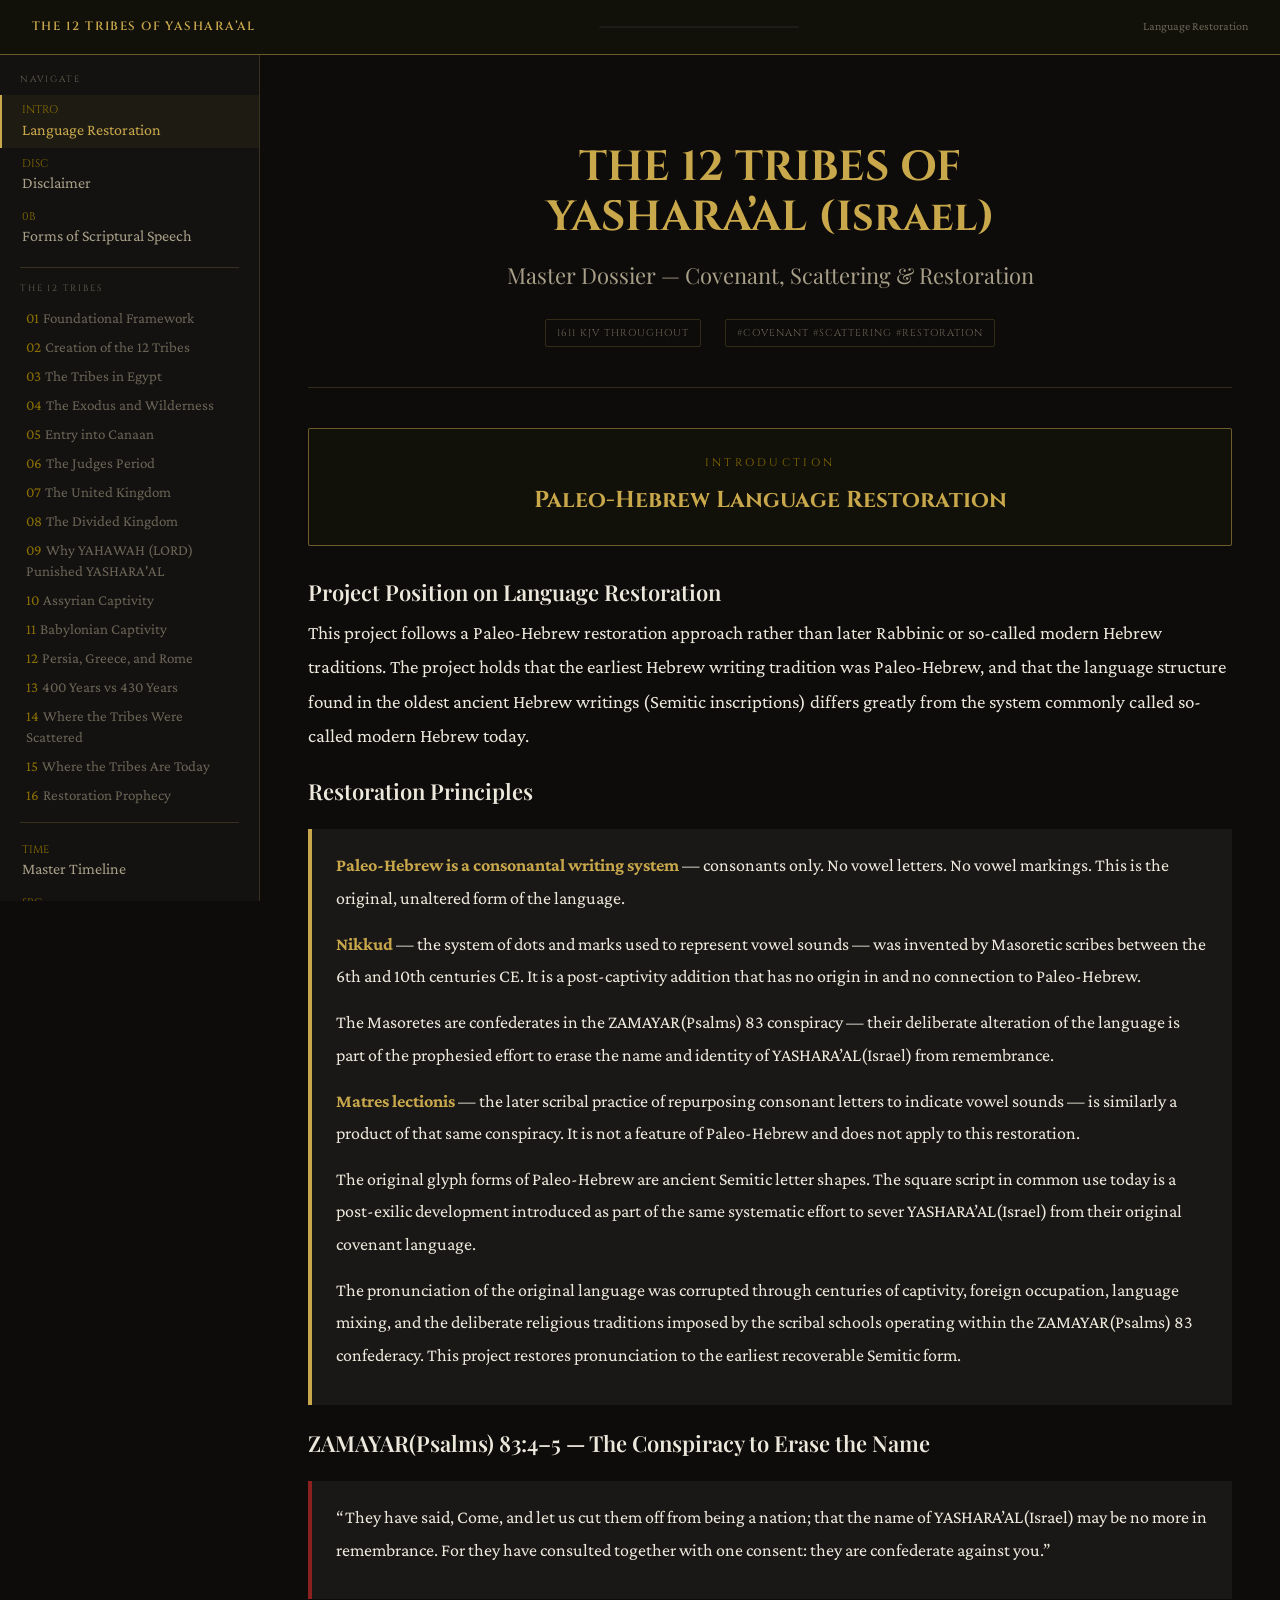
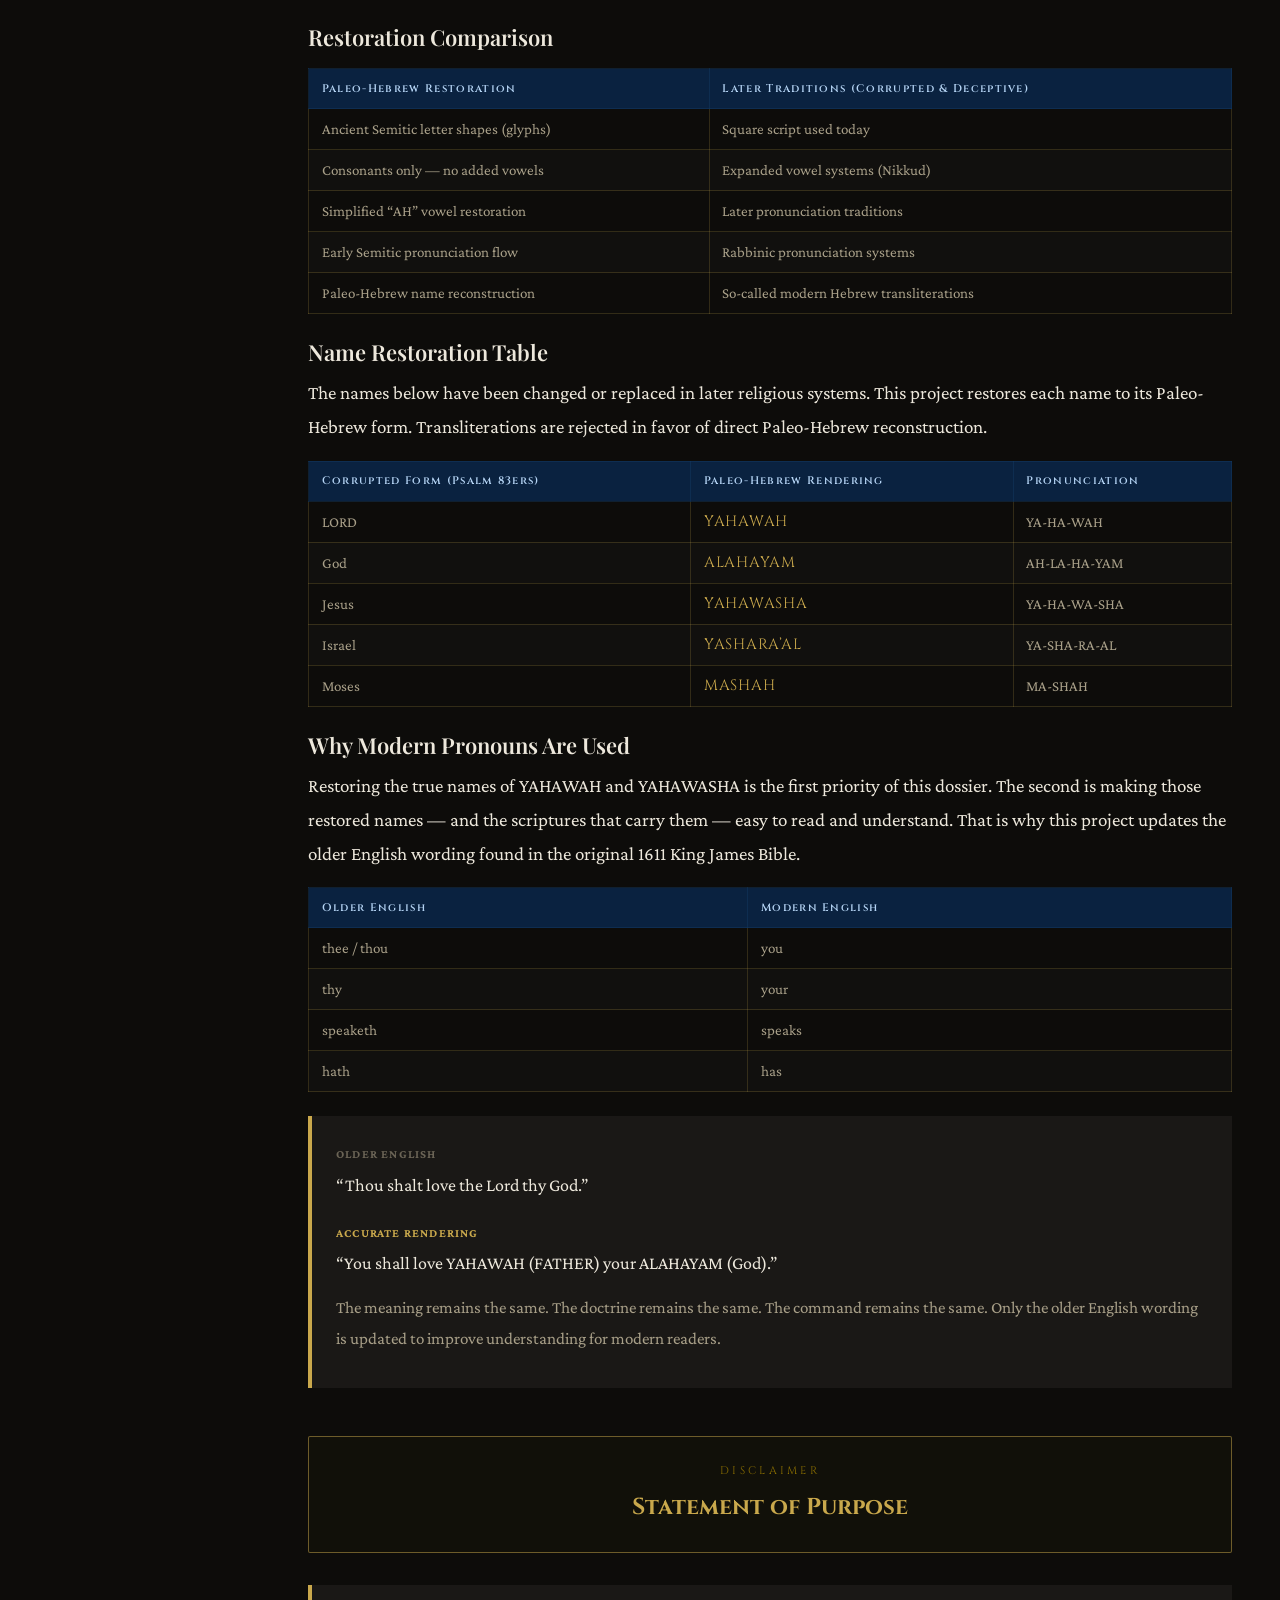
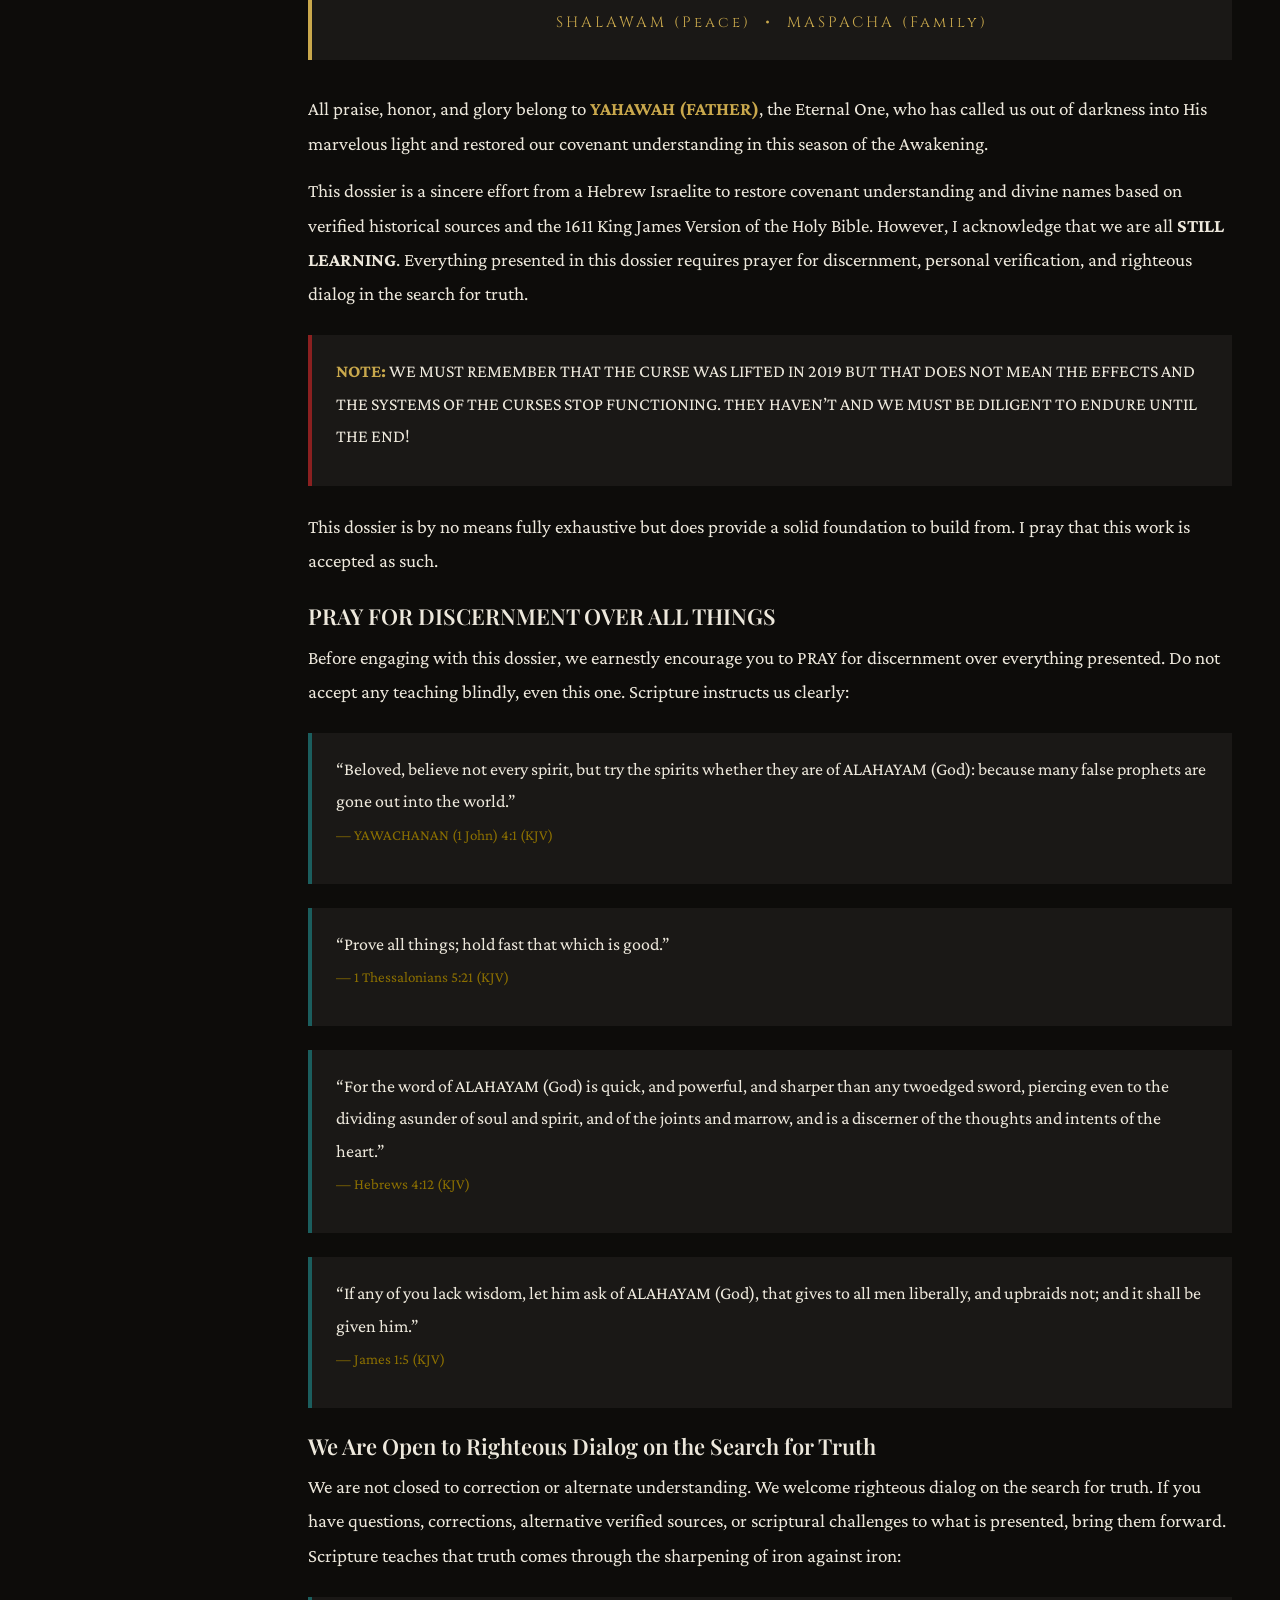
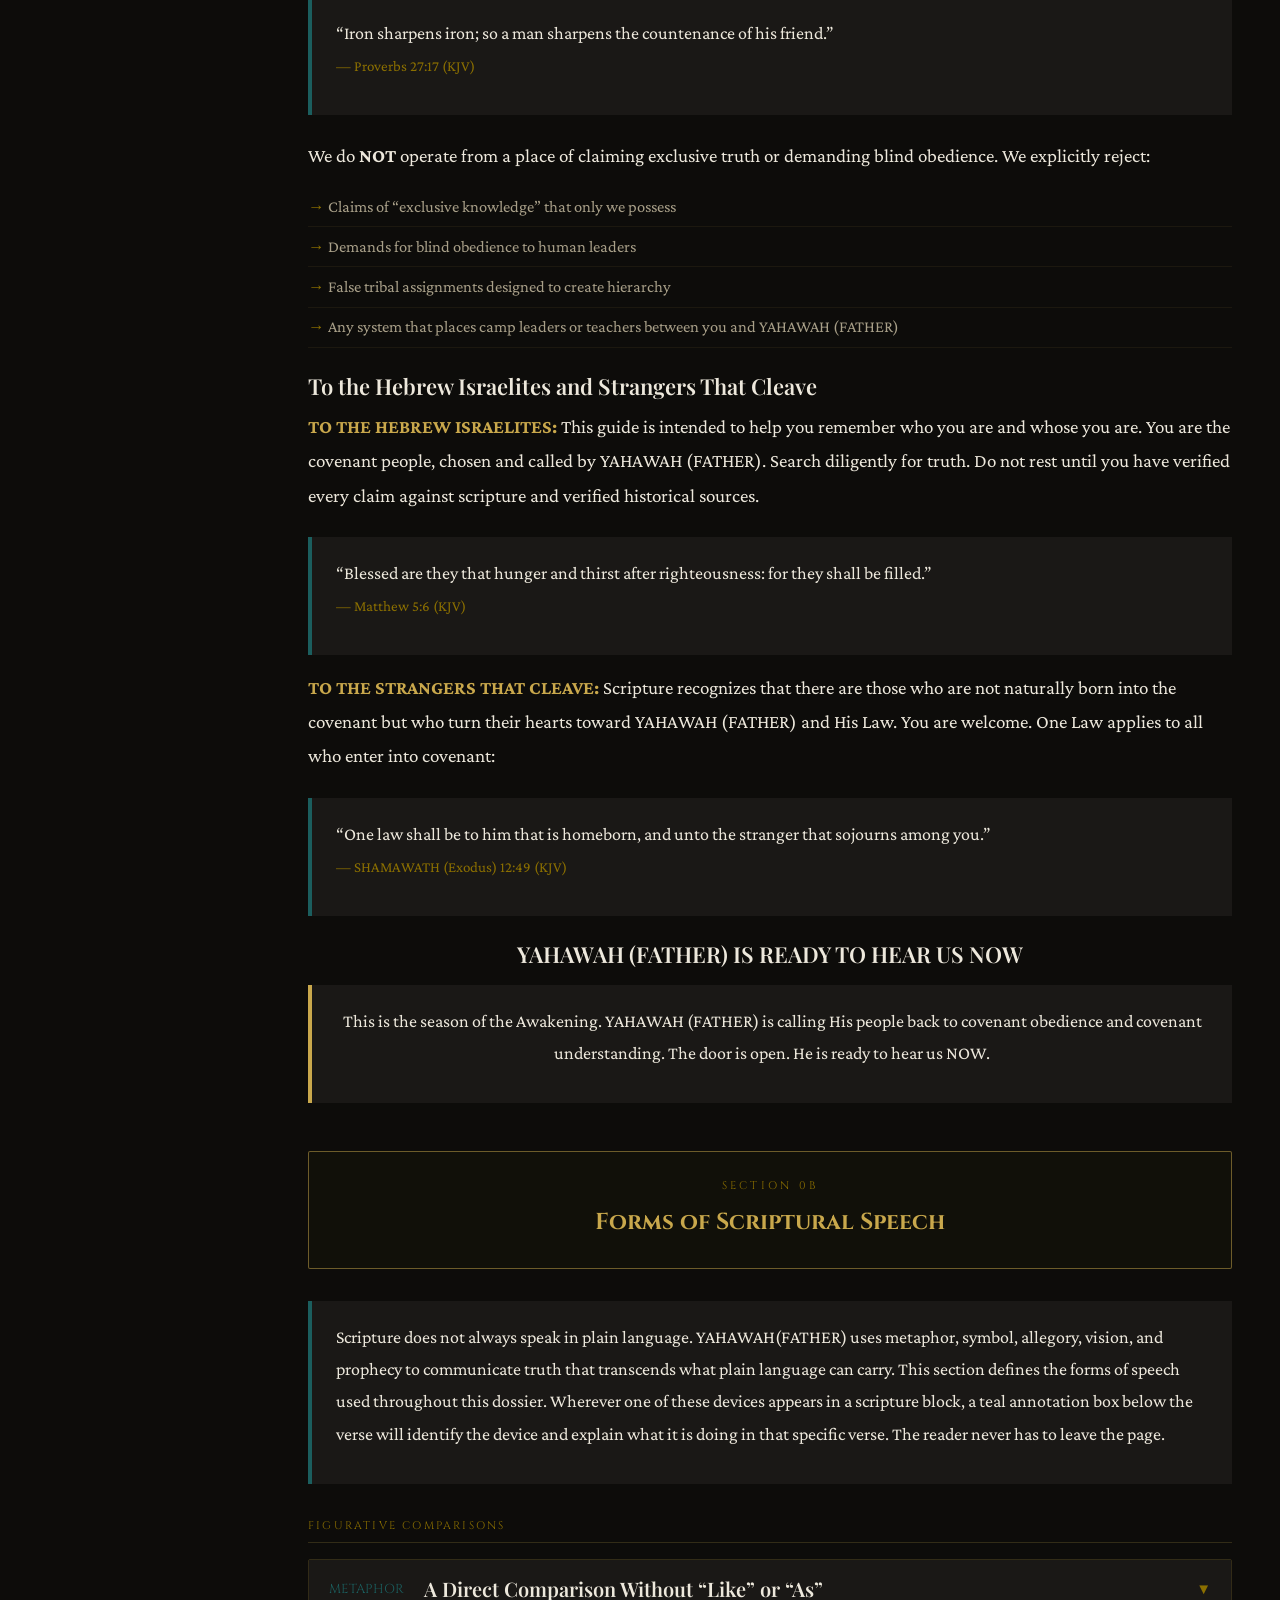
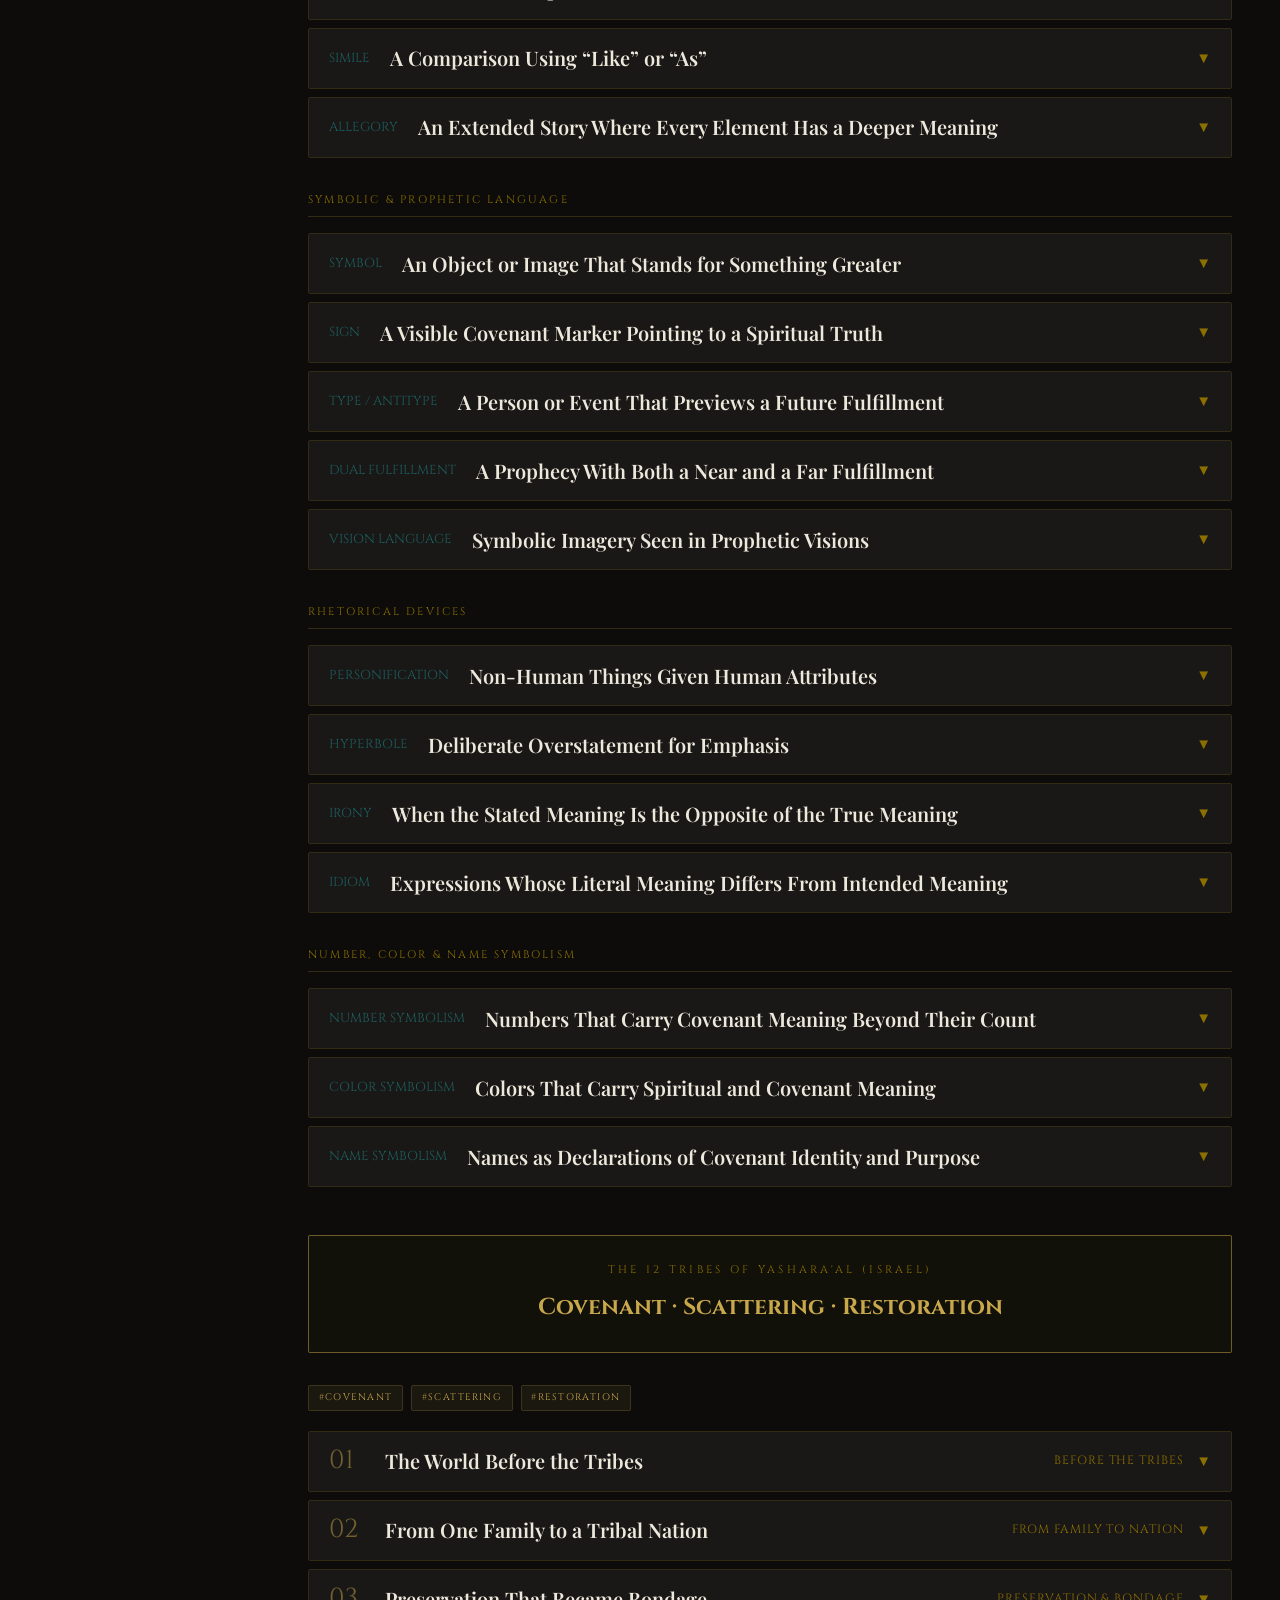
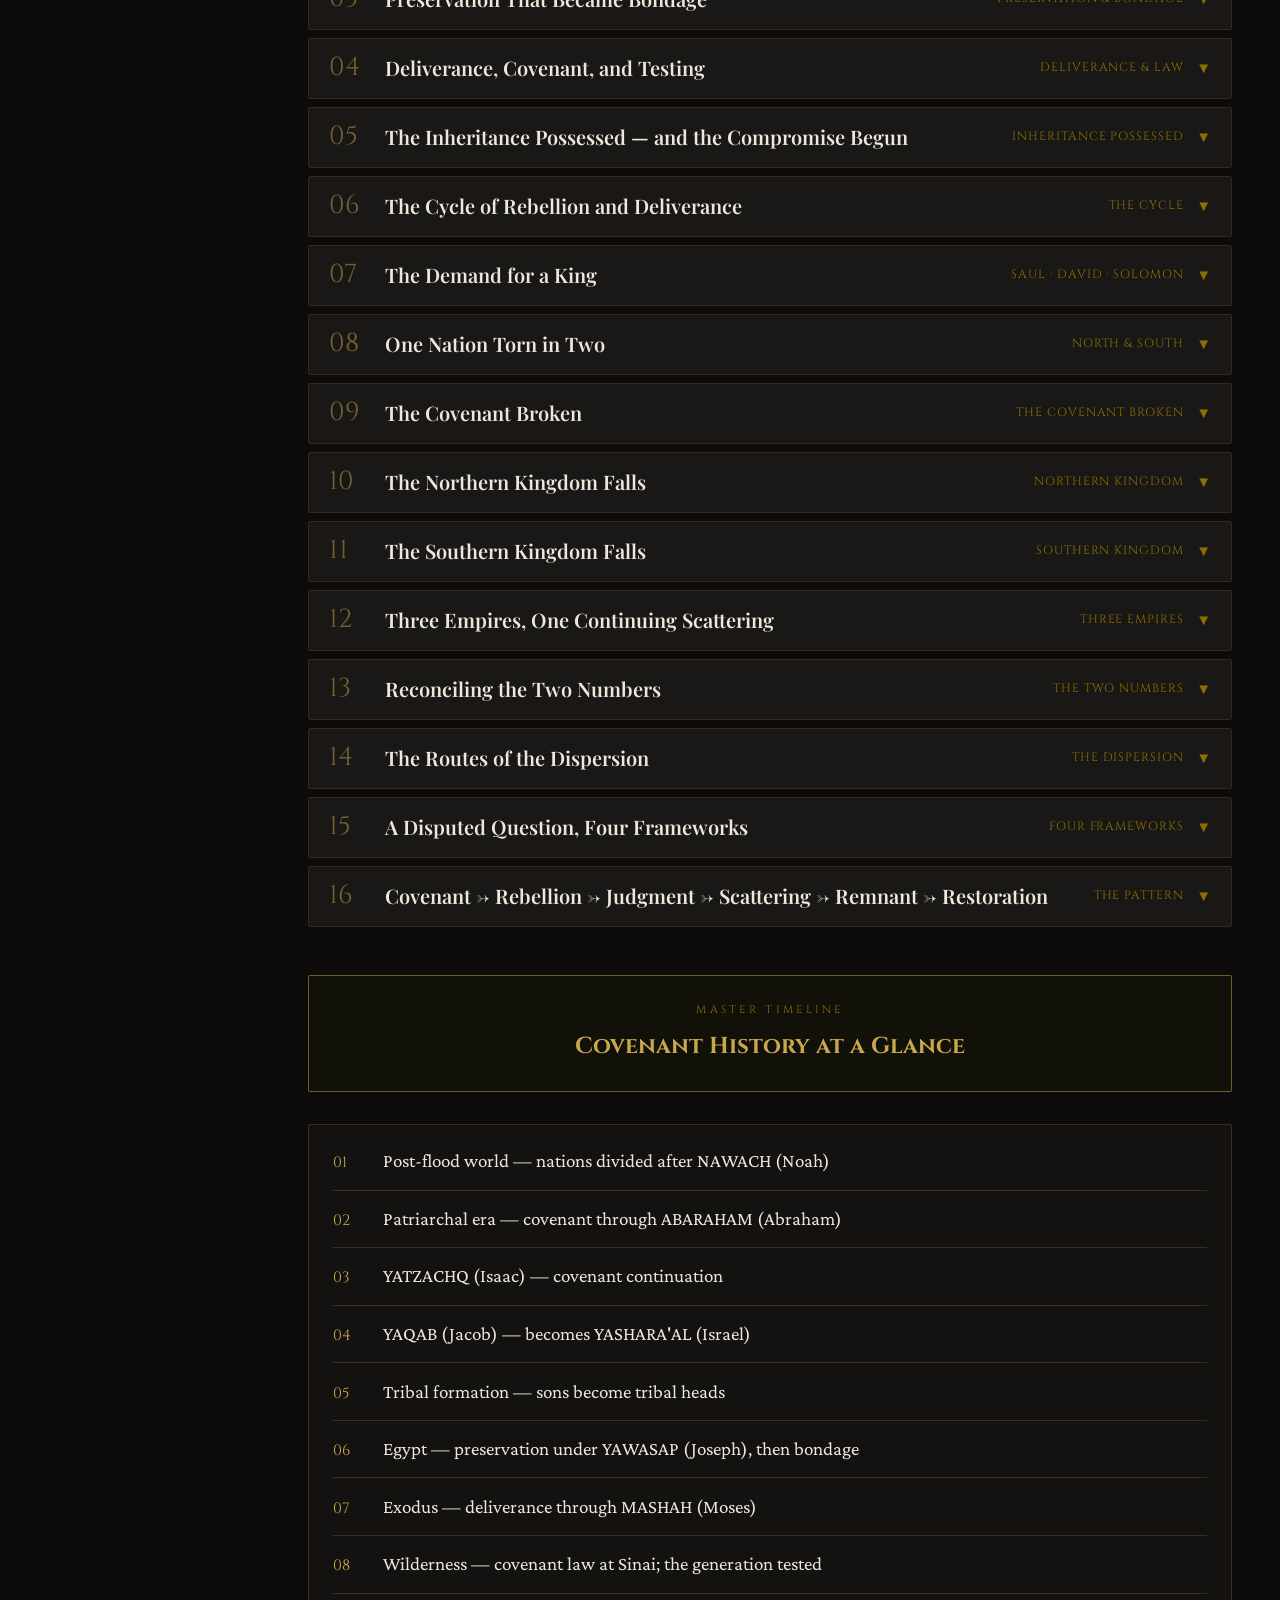
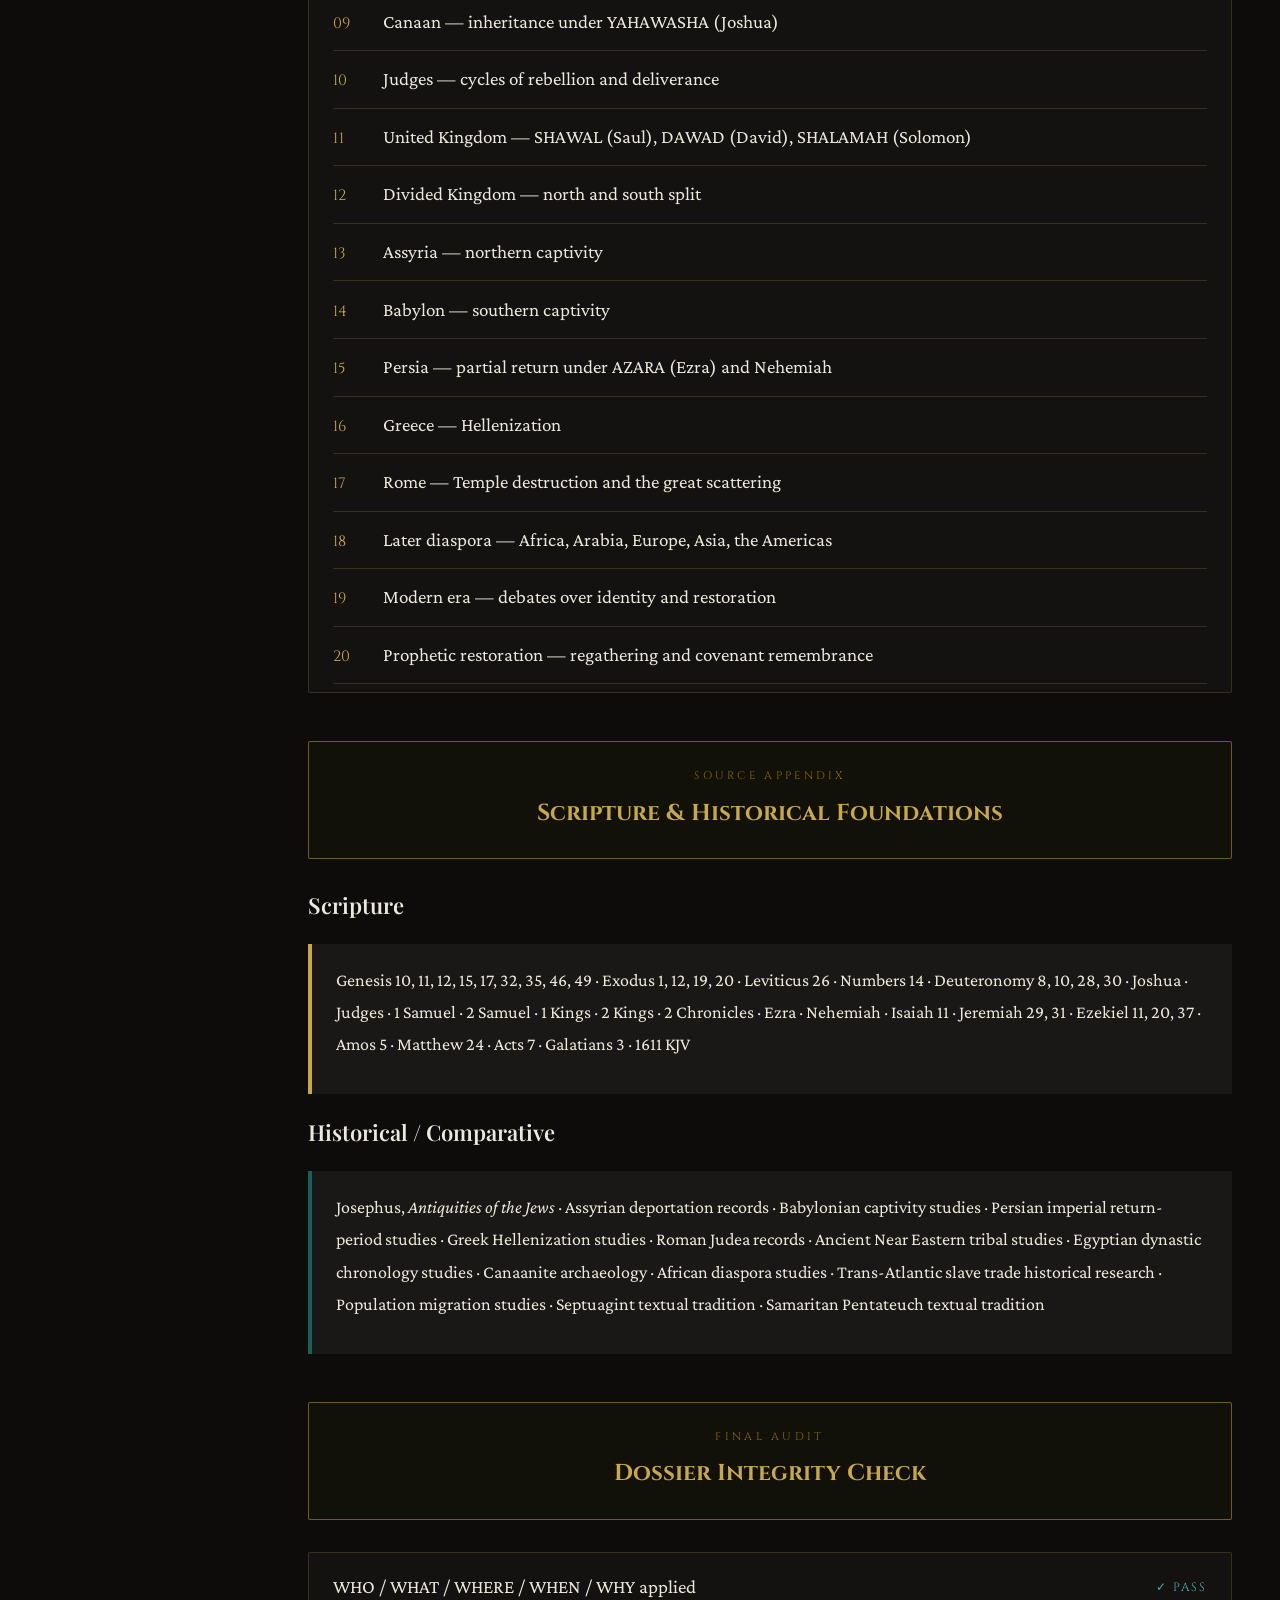
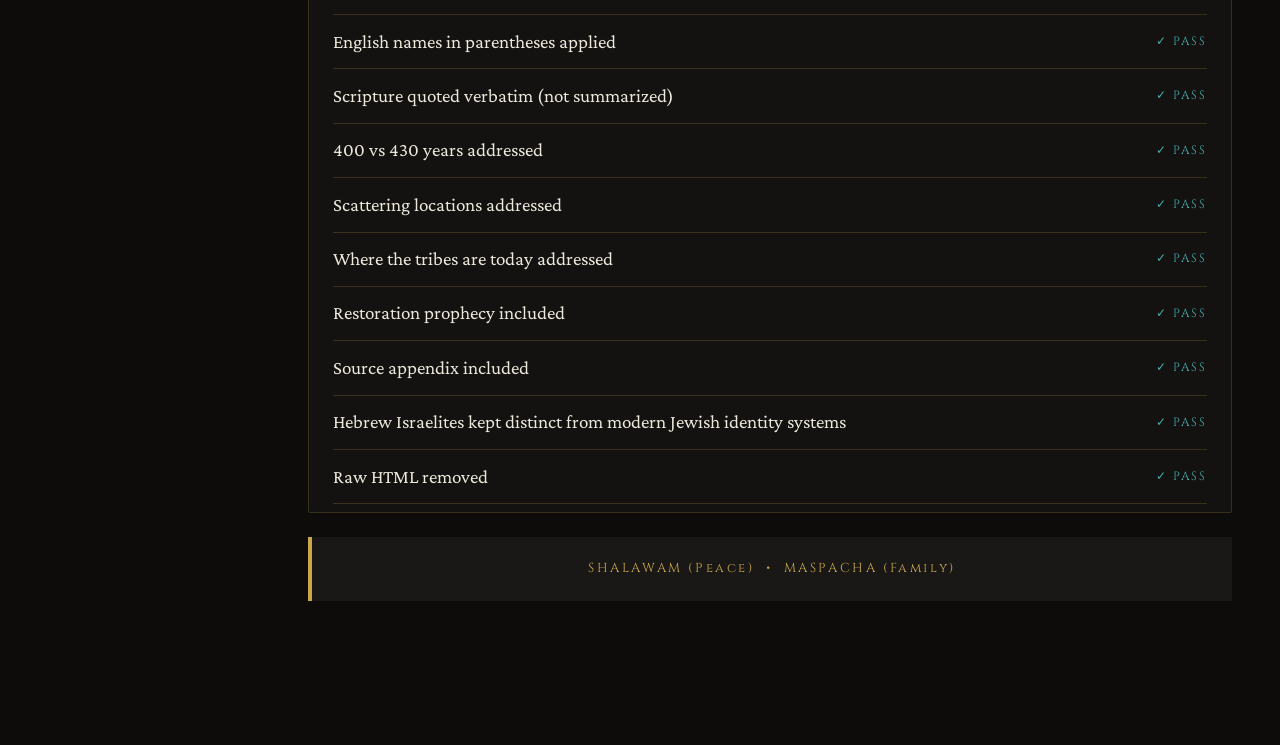
<file: dossiers/The 12 Tribes of YASHARA'AL.html>
<!DOCTYPE html>
<html lang="en">
<head>
<meta charset="UTF-8">
<meta name="viewport" content="width=device-width, initial-scale=1.0">
<title>THE 12 TRIBES OF YASHARA'AL (Israel) — Master Dossier</title>
<link href="https://fonts.googleapis.com/css2?family=Playfair+Display:wght@400;600;700&family=Crimson+Pro:ital,wght@0,300;0,400;0,600;1,400&family=Cinzel:wght@400;600;700&display=swap" rel="stylesheet">
<style>
:root {
  --gold: #C9A84C;
  --gold-dim: #8B6F00;
  --gold-bright: #E8C560;
  --bg-page: #0D0C0A;
  --bg-section: #131210;
  --bg-card: #1A1816;
  --bg-scripture: #1E1B14;
  --bg-divider: #111009;
  --text-primary: #EDE8DC;
  --text-secondary: #A89F88;
  --text-muted: #6B6456;
  --border: rgba(201,168,76,0.2);
  --border-bright: rgba(201,168,76,0.5);
  --tag-bg: rgba(201,168,76,0.08);
  --red-accent: #8B2020;
  --teal-accent: #1B5E5E;
}
* { margin:0; padding:0; box-sizing:border-box; }
html { scroll-padding-top: 64px; }
body { font-family:'Crimson Pro',Georgia,serif; background:var(--bg-page); color:var(--text-primary); font-size:19px; line-height:1.8; }
.site-header { position:sticky; top:0; z-index:100; background:var(--bg-divider); border-bottom:1px solid var(--border-bright); padding:0 2rem; }
.site-header-inner { max-width:1280px; margin:0 auto; display:flex; align-items:center; justify-content:space-between; height:54px; gap:1rem; }
.site-title { font-family:'Cinzel',serif; font-size:12px; font-weight:600; color:var(--gold); letter-spacing:0.12em; white-space:nowrap; flex-shrink:0; }
.progress-bar-wrap { flex:1; height:2px; background:rgba(255,255,255,0.05); border-radius:2px; overflow:hidden; max-width:200px; }
.progress-bar-fill { height:100%; background:var(--gold); width:0%; transition:width 0.3s ease; }
.section-indicator { font-size:12px; color:var(--text-muted); white-space:nowrap; min-width:80px; text-align:right; }
.layout { max-width:1280px; margin:0 auto; display:grid; grid-template-columns:260px 1fr; min-height:calc(100vh - 54px); }
.sidebar { position:sticky; top:54px; height:calc(100vh - 54px); overflow-y:auto; background:var(--bg-section); border-right:1px solid var(--border); padding:1rem 0; scrollbar-width:thin; scrollbar-color:var(--gold-dim) transparent; }
.sidebar::-webkit-scrollbar { width:3px; }
.sidebar::-webkit-scrollbar-thumb { background:var(--gold-dim); }
.nav-label { font-family:'Cinzel',serif; font-size:9px; letter-spacing:0.2em; color:var(--text-muted); padding:0 1.25rem; margin-bottom:0.5rem; text-transform:uppercase; }
.nav-item { display:block; padding:0.45rem 1.25rem; font-size:16px; color:var(--text-secondary); text-decoration:none; border-left:2px solid transparent; transition:all 0.2s; cursor:pointer; line-height:1.4; }
.nav-item:hover { color:var(--text-primary); background:rgba(201,168,76,0.05); }
.nav-item.active { color:var(--gold); border-left-color:var(--gold); background:rgba(201,168,76,0.06); }
.nav-item .nav-num { font-family:'Cinzel',serif; font-size:11px; color:var(--gold-dim); display:block; margin-bottom:1px; }
.nav-divider { height:1px; background:var(--border); margin:0.75rem 1.25rem; }
.nav-sub { padding:0.3rem 1.25rem 0.3rem 1.5rem; font-size:16.5px; color:var(--text-muted); cursor:pointer; display:block; border-left:2px solid transparent; transition:all 0.2s; line-height:1.4; }
.nav-sub:hover { color:var(--text-secondary); background:rgba(201,168,76,0.03); }
.nav-sub.active { color:var(--gold-dim); border-left-color:var(--gold-dim); }
.entry-nav { font-size:15px !important; padding:0.25rem 1.25rem 0.25rem 1.5rem !important; }
.main { padding:2.5rem 3rem 6rem; overflow-x:hidden; }
.title-block { text-align:center; padding:3rem 0 2.5rem; border-bottom:1px solid var(--border); margin-bottom:2.5rem; }
.dossier-eyebrow { font-family:'Cinzel',serif; font-size:10px; letter-spacing:0.3em; color:var(--gold); margin-bottom:1.5rem; display:block; }
.dossier-title { font-family:'Cinzel',serif; font-size:42px; font-weight:700; color:var(--gold); line-height:1.2; margin-bottom:0.75rem; }
.dossier-subtitle { font-family:'Playfair Display',serif; font-size:22px; color:var(--text-secondary); margin-bottom:1.5rem; }
.dossier-meta { display:flex; justify-content:center; gap:1.5rem; flex-wrap:wrap; }
.meta-pill { font-size:10px; font-family:'Cinzel',serif; letter-spacing:0.1em; color:var(--text-muted); border:1px solid var(--border); padding:0.25rem 0.7rem; border-radius:2px; }
.doc-section { margin-bottom:3rem; opacity:0; transform:translateY(16px); transition:opacity 0.5s ease,transform 0.5s ease; scroll-margin-top:64px; }
.doc-section.visible { opacity:1; transform:none; }
.section-divider { background:var(--bg-divider); border:1px solid var(--border-bright); border-radius:2px; text-align:center; padding:1.5rem; margin-bottom:2rem; }
.section-num { font-family:'Cinzel',serif; font-size:11px; letter-spacing:0.3em; color:var(--gold-dim); margin-bottom:0.4rem; display:block; }
.section-title { font-family:'Cinzel',serif; font-size:23px; font-weight:700; color:var(--gold); }
.h1 { font-family:'Playfair Display',serif; font-size:28px; font-weight:700; color:var(--gold); margin:2rem 0 0.5rem; padding-bottom:0.4rem; border-bottom:1px solid var(--border); line-height:1.3; }
.h2 { font-family:'Playfair Display',serif; font-size:22px; font-weight:600; color:var(--text-primary); margin:1.5rem 0 0.6rem; line-height:1.3; }
p { margin-bottom:0.85rem; color:var(--text-primary); }
.tags { margin:0.5rem 0 1.25rem; display:flex; gap:0.5rem; flex-wrap:wrap; }
.tag { font-family:'Cinzel',serif; font-size:9.5px; letter-spacing:0.15em; color:var(--gold); background:var(--tag-bg); border:1px solid var(--border); padding:0.2rem 0.6rem; border-radius:2px; }
.callout { background:var(--bg-card); border-left:4px solid var(--gold); padding:1.25rem 1.5rem; margin:1.5rem 0; font-size:18px; line-height:1.8; color:var(--text-primary); }
.table-wrap { overflow-x:auto; margin:1rem 0; }
table { width:100%; border-collapse:collapse; font-size:15px; }
th { background:#0A2240; color:#B5D4F4; font-family:'Cinzel',serif; font-size:11px; letter-spacing:0.12em; padding:0.6rem 0.8rem; text-align:left; border:1px solid rgba(21,63,106,0.4); font-weight:600; }
td { padding:0.5rem 0.8rem; border:1px solid var(--border); color:var(--text-secondary); vertical-align:top; line-height:1.6; font-size:15px; }
tr:nth-child(even) td { background:rgba(255,255,255,0.015); }
tr:hover td { background:rgba(201,168,76,0.03); }
.def-row { display:grid; grid-template-columns:180px 160px 1fr; gap:0; }
.def-row > div { padding:0.6rem 0.8rem; border:1px solid var(--border); font-size:15.5px; }
.def-row:first-child > div { background:#0A2240; color:#B5D4F4; font-family:'Cinzel',serif; font-size:12px; letter-spacing:0.1em; font-weight:600; }
.def-row:nth-child(even) > div { background:rgba(255,255,255,0.015); }
.def-term { color:var(--gold); font-family:'Cinzel',serif; font-size:14px; letter-spacing:0.08em; }
.def-pron { color:var(--text-muted); }
.def-def { color:var(--text-secondary); }
.scripture-wrap { margin:1.25rem 0; }
.scripture-toggle { width:100%; background:none; border:none; text-align:left; cursor:pointer; padding:0.6rem 0.9rem; display:flex; align-items:center; justify-content:space-between; gap:0.5rem; border-left:3px solid var(--gold-dim); background:rgba(201,168,76,0.04); transition:background 0.2s; }
.scripture-toggle:hover { background:rgba(201,168,76,0.08); }
.scripture-ref-label { font-family:'Cinzel',serif; font-size:14px; letter-spacing:0.1em; color:var(--gold); }
.scripture-chevron { font-size:13px; color:var(--gold-dim); transition:transform 0.25s; flex-shrink:0; }
.scripture-toggle.open .scripture-chevron { transform:rotate(180deg); }
.scripture-body { display:none; background:var(--bg-scripture); border-left:3px solid var(--gold); padding:1rem 1.25rem; font-size:18px; line-height:1.85; color:var(--text-primary); margin-top:1px; }
.scripture-body.open { display:block; }
/* ENTRY CARDS */
.entries-container { display:flex; flex-direction:column; gap:0.5rem; }
.entry-card { border:1px solid var(--border); border-radius:2px; overflow:hidden; scroll-margin-top:64px; }
.entry-header { display:flex; align-items:center; justify-content:space-between; padding:1rem 1.25rem; cursor:pointer; background:var(--bg-card); transition:background 0.2s; gap:1rem; }
.entry-header:hover { background:rgba(201,168,76,0.05); }
.entry-header.open { background:rgba(201,168,76,0.07); border-bottom:1px solid var(--border); }
.entry-num-title { display:flex; align-items:center; gap:0.75rem; }
.entry-num { font-family:'Cinzel',serif; font-size:26px; color:var(--border-bright); min-width:44px; line-height:1; }
.entry-title { font-family:'Playfair Display',serif; font-size:20px; font-weight:600; color:var(--text-primary); line-height:1.3; }
.entry-ref-toggle { display:flex; align-items:center; gap:0.75rem; flex-shrink:0; }
.entry-ref { font-family:'Cinzel',serif; font-size:12px; letter-spacing:0.08em; color:var(--gold-dim); }
.entry-chevron { font-size:15px; color:var(--gold-dim); transition:transform 0.25s; }
.entry-header.open .entry-chevron { transform:rotate(180deg); }
.entry-body { display:none; padding:1.5rem 1.5rem 2rem; background:var(--bg-section); }
.entry-body.open { display:block; }
.scripture-block { background:var(--bg-scripture); border-left:4px solid var(--gold); padding:1rem 1.25rem; margin-bottom:1.5rem; }
.scripture-label { font-family:'Cinzel',serif; font-size:13px; letter-spacing:0.12em; color:var(--gold); margin-bottom:0.5rem; }
.scripture-text { font-size:18.5px; line-height:1.85; color:var(--text-primary); }
.speech-annotation { background:rgba(27,94,94,0.07); border-left:3px solid var(--teal-accent); padding:0.7rem 1rem; margin-top:0.6rem; border-radius:0 2px 2px 0; }
.speech-annotation-type { font-family:'Cinzel',serif; font-size:10px; letter-spacing:0.2em; color:#4AAFAF; margin-bottom:0.35rem; }
.speech-annotation-text { font-size:16px; line-height:1.75; color:var(--text-secondary); }
.subsection { margin:1.5rem 0; }
.subsec-title { font-family:'Cinzel',serif; font-size:11px; letter-spacing:0.2em; color:var(--gold-dim); border-bottom:1px solid var(--border); padding-bottom:0.4rem; margin-bottom:1rem; }
.phrase-block { margin-bottom:1.25rem; padding:0.9rem 1rem; background:var(--bg-card); border-left:3px solid var(--teal-accent); }
.phrase-title { font-family:'Playfair Display',serif; font-size:17.5px; font-weight:600; color:var(--text-primary); margin-bottom:0.4rem; }
.phrase-meaning { font-size:17px; color:var(--text-secondary); line-height:1.75; }
.coverage-list { list-style:none; padding:0; }
.coverage-list li { padding:0.3rem 0; border-bottom:1px solid rgba(201,168,76,0.08); color:var(--text-secondary); font-size:16.5px; }
.coverage-list li::before { content:"→ "; color:var(--gold-dim); }
.nations-section { background:rgba(139,32,32,0.05); border:1px solid rgba(139,32,32,0.2); padding:1.25rem; border-radius:2px; margin-top:1.5rem; }
.nation-block { margin-bottom:1.25rem; padding-bottom:1rem; border-bottom:1px solid var(--border); }
.nation-block:last-child { border-bottom:none; }
.nation-name { font-family:'Cinzel',serif; font-size:13px; font-weight:600; color:var(--red-accent); letter-spacing:0.1em; margin-bottom:0.4rem; }
.nations-note { color:var(--text-secondary); font-size:17px; border-left:3px solid var(--red-accent); padding:0.5rem 0.75rem; margin:0.5rem 0; background:var(--bg-card); }
.scroll-top { position:fixed; bottom:2rem; right:2rem; background:var(--bg-card); border:1px solid var(--border-bright); color:var(--gold); width:40px; height:40px; border-radius:2px; cursor:pointer; display:flex; align-items:center; justify-content:center; font-size:18px; opacity:0; transition:opacity 0.3s; z-index:200; }
.scroll-top.visible { opacity:1; }
.scroll-top:hover { background:rgba(201,168,76,0.1); }
@media (max-width:480px) {
  .layout { grid-template-columns:1fr; }
  .sidebar { display:none; }
  .main { padding:1.5rem 1rem 4rem; }
  .dossier-title { font-size:30px; }
  .entry-header { flex-direction:column; align-items:flex-start; }
  .def-row { grid-template-columns:1fr; }
}
</style>
</head>
<body>
<header class="site-header">
  <div class="site-header-inner">
    <span class="site-title">THE 12 TRIBES OF YASHARA’AL</span>
    <div class="progress-bar-wrap"><div class="progress-bar-fill" id="progressFill"></div></div>
    <span class="section-indicator" id="sectionIndicator">Introduction</span>
  </div>
</header>
<div class="layout">
<nav class="sidebar" id="sidebar">
  <div class="nav-label">Navigate</div>
  <a class="nav-item active" onclick="scrollToAnchor('secIntro')" id="nav-secIntro">
    <span class="nav-num">INTRO</span>Language Restoration
  </a>
  <a class="nav-item" onclick="scrollToAnchor('secDisclaimer')" id="nav-secDisclaimer">
    <span class="nav-num">DISC</span>Disclaimer
  </a>
  <a class="nav-item" onclick="scrollToAnchor('secSpeech')" id="nav-secSpeech">
    <span class="nav-num">0B</span>Forms of Scriptural Speech
  </a>
  <div class="nav-divider"></div>
  <div class="nav-label">The 12 Tribes</div>
  <a class="nav-sub entry-nav" onclick="scrollToAnchor('entry-1')" id="nav-entry-1">
    <span style="color:var(--gold-dim);margin-right:4px;">01</span>Foundational Framework
  </a>
  <a class="nav-sub entry-nav" onclick="scrollToAnchor('entry-2')" id="nav-entry-2">
    <span style="color:var(--gold-dim);margin-right:4px;">02</span>Creation of the 12 Tribes
  </a>
  <a class="nav-sub entry-nav" onclick="scrollToAnchor('entry-3')" id="nav-entry-3">
    <span style="color:var(--gold-dim);margin-right:4px;">03</span>The Tribes in Egypt
  </a>
  <a class="nav-sub entry-nav" onclick="scrollToAnchor('entry-4')" id="nav-entry-4">
    <span style="color:var(--gold-dim);margin-right:4px;">04</span>The Exodus and Wilderness
  </a>
  <a class="nav-sub entry-nav" onclick="scrollToAnchor('entry-5')" id="nav-entry-5">
    <span style="color:var(--gold-dim);margin-right:4px;">05</span>Entry into Canaan
  </a>
  <a class="nav-sub entry-nav" onclick="scrollToAnchor('entry-6')" id="nav-entry-6">
    <span style="color:var(--gold-dim);margin-right:4px;">06</span>The Judges Period
  </a>
  <a class="nav-sub entry-nav" onclick="scrollToAnchor('entry-7')" id="nav-entry-7">
    <span style="color:var(--gold-dim);margin-right:4px;">07</span>The United Kingdom
  </a>
  <a class="nav-sub entry-nav" onclick="scrollToAnchor('entry-8')" id="nav-entry-8">
    <span style="color:var(--gold-dim);margin-right:4px;">08</span>The Divided Kingdom
  </a>
  <a class="nav-sub entry-nav" onclick="scrollToAnchor('entry-9')" id="nav-entry-9">
    <span style="color:var(--gold-dim);margin-right:4px;">09</span>Why YAHAWAH (LORD) Punished YASHARA'AL
  </a>
  <a class="nav-sub entry-nav" onclick="scrollToAnchor('entry-10')" id="nav-entry-10">
    <span style="color:var(--gold-dim);margin-right:4px;">10</span>Assyrian Captivity
  </a>
  <a class="nav-sub entry-nav" onclick="scrollToAnchor('entry-11')" id="nav-entry-11">
    <span style="color:var(--gold-dim);margin-right:4px;">11</span>Babylonian Captivity
  </a>
  <a class="nav-sub entry-nav" onclick="scrollToAnchor('entry-12')" id="nav-entry-12">
    <span style="color:var(--gold-dim);margin-right:4px;">12</span>Persia, Greece, and Rome
  </a>
  <a class="nav-sub entry-nav" onclick="scrollToAnchor('entry-13')" id="nav-entry-13">
    <span style="color:var(--gold-dim);margin-right:4px;">13</span>400 Years vs 430 Years
  </a>
  <a class="nav-sub entry-nav" onclick="scrollToAnchor('entry-14')" id="nav-entry-14">
    <span style="color:var(--gold-dim);margin-right:4px;">14</span>Where the Tribes Were Scattered
  </a>
  <a class="nav-sub entry-nav" onclick="scrollToAnchor('entry-15')" id="nav-entry-15">
    <span style="color:var(--gold-dim);margin-right:4px;">15</span>Where the Tribes Are Today
  </a>
  <a class="nav-sub entry-nav" onclick="scrollToAnchor('entry-16')" id="nav-entry-16">
    <span style="color:var(--gold-dim);margin-right:4px;">16</span>Restoration Prophecy
  </a>
  <div class="nav-divider"></div>
  <a class="nav-item" onclick="scrollToAnchor('secTimeline')" id="nav-secTimeline"><span class="nav-num">TIME</span>Master Timeline</a>
  <a class="nav-item" onclick="scrollToAnchor('secSources')" id="nav-secSources"><span class="nav-num">SRC</span>Source Appendix</a>
  <a class="nav-item" onclick="scrollToAnchor('secAudit')" id="nav-secAudit"><span class="nav-num">AUDIT</span>Final Audit</a>

</nav>
<main class="main" id="mainContent">
<div class="title-block">
  <h1 class="dossier-title">THE 12 TRIBES OF<br>YASHARA’AL (Israel)</h1>
  <div class="dossier-subtitle">Master Dossier &mdash; Covenant, Scattering &amp; Restoration</div>
  <div class="dossier-meta">
    <span class="meta-pill">1611 KJV THROUGHOUT</span>
    <span class="meta-pill">#COVENANT #SCATTERING #RESTORATION</span>
  </div>
</div>
<!-- INTRO SECTION -->
<section class="doc-section visible" id="secIntro">
  <div class="section-divider">
    <span class="section-num">INTRODUCTION</span>
    <div class="section-title">Paleo-Hebrew Language Restoration</div>
  </div>

<!-- INTRO_ZONE_START -->
<div class="h2">Project Position on Language Restoration</div>
<p>This project follows a Paleo-Hebrew restoration approach rather than later Rabbinic or so-called modern Hebrew traditions. The project holds that the earliest Hebrew writing tradition was Paleo-Hebrew, and that the language structure found in the oldest ancient Hebrew writings (Semitic inscriptions) differs greatly from the system commonly called so-called modern Hebrew today.</p>

<div class="h2">Restoration Principles</div>

<div class="callout">
<p><strong style="color:var(--gold);">Paleo-Hebrew is a consonantal writing system</strong> — consonants only. No vowel letters. No vowel markings. This is the original, unaltered form of the language.</p>
<p><strong style="color:var(--gold);">Nikkud</strong> — the system of dots and marks used to represent vowel sounds — was invented by Masoretic scribes between the 6th and 10th centuries CE. It is a post-captivity addition that has no origin in and no connection to Paleo-Hebrew.</p>
<p>The Masoretes are confederates in the ZAMAYAR(Psalms) 83 conspiracy — their deliberate alteration of the language is part of the prophesied effort to erase the name and identity of YASHARA&#8217;AL(Israel) from remembrance.</p>
<p><strong style="color:var(--gold);">Matres lectionis</strong> — the later scribal practice of repurposing consonant letters to indicate vowel sounds — is similarly a product of that same conspiracy. It is not a feature of Paleo-Hebrew and does not apply to this restoration.</p>
<p>The original glyph forms of Paleo-Hebrew are ancient Semitic letter shapes. The square script in common use today is a post-exilic development introduced as part of the same systematic effort to sever YASHARA&#8217;AL(Israel) from their original covenant language.</p>
<p>The pronunciation of the original language was corrupted through centuries of captivity, foreign occupation, language mixing, and the deliberate religious traditions imposed by the scribal schools operating within the ZAMAYAR(Psalms) 83 confederacy. This project restores pronunciation to the earliest recoverable Semitic form.</p>
</div>

<div class="h2">ZAMAYAR(Psalms) 83:4&#8211;5 &#8212; The Conspiracy to Erase the Name</div>
<div class="callout" style="border-left-color:var(--red-accent);">
<p>&#8220;They have said, Come, and let us cut them off from being a nation; that the name of YASHARA&#8217;AL(Israel) may be no more in remembrance. For they have consulted together with one consent: they are confederate against you.&#8221;</p>
</div>

<div class="h2">Restoration Comparison</div>
<div class="table-wrap">
<table>
<thead><tr><th>Paleo-Hebrew Restoration</th><th>Later Traditions (Corrupted &amp; Deceptive)</th></tr></thead>
<tbody>
<tr><td>Ancient Semitic letter shapes (glyphs)</td><td>Square script used today</td></tr>
<tr><td>Consonants only — no added vowels</td><td>Expanded vowel systems (Nikkud)</td></tr>
<tr><td>Simplified &#8220;AH&#8221; vowel restoration</td><td>Later pronunciation traditions</td></tr>
<tr><td>Early Semitic pronunciation flow</td><td>Rabbinic pronunciation systems</td></tr>
<tr><td>Paleo-Hebrew name reconstruction</td><td>So-called modern Hebrew transliterations</td></tr>
</tbody>
</table>
</div>

<div class="h2">Name Restoration Table</div>
<p>The names below have been changed or replaced in later religious systems. This project restores each name to its Paleo-Hebrew form. Transliterations are rejected in favor of direct Paleo-Hebrew reconstruction.</p>
<div class="table-wrap">
<table>
<thead><tr><th>Corrupted Form (Psalm 83ers)</th><th>Paleo-Hebrew Rendering</th><th>Pronunciation</th></tr></thead>
<tbody>
<tr><td>LORD</td><td style="color:var(--gold);font-family:'Cinzel',serif;letter-spacing:0.05em;">YAHAWAH</td><td>YA-HA-WAH</td></tr>
<tr><td>God</td><td style="color:var(--gold);font-family:'Cinzel',serif;letter-spacing:0.05em;">ALAHAYAM</td><td>AH-LA-HA-YAM</td></tr>
<tr><td>Jesus</td><td style="color:var(--gold);font-family:'Cinzel',serif;letter-spacing:0.05em;">YAHAWASHA</td><td>YA-HA-WA-SHA</td></tr>
<tr><td>Israel</td><td style="color:var(--gold);font-family:'Cinzel',serif;letter-spacing:0.05em;">YASHARA&#8217;AL</td><td>YA-SHA-RA-AL</td></tr>
<tr><td>Moses</td><td style="color:var(--gold);font-family:'Cinzel',serif;letter-spacing:0.05em;">MASHAH</td><td>MA-SHAH</td></tr>
</tbody>
</table>
</div>

<div class="h2">Why Modern Pronouns Are Used</div>
<p>Restoring the true names of YAHAWAH and YAHAWASHA is the first priority of this dossier. The second is making those restored names — and the scriptures that carry them — easy to read and understand. That is why this project updates the older English wording found in the original 1611 King James Bible.</p>
<div class="table-wrap">
<table>
<thead><tr><th>Older English</th><th>Modern English</th></tr></thead>
<tbody>
<tr><td>thee / thou</td><td>you</td></tr>
<tr><td>thy</td><td>your</td></tr>
<tr><td>speaketh</td><td>speaks</td></tr>
<tr><td>hath</td><td>has</td></tr>
</tbody>
</table>
</div>
<div class="callout" style="margin-top:1.5rem;">
  <p><strong style="color:var(--text-muted);font-size:12px;letter-spacing:0.1em;">OLDER ENGLISH</strong><br>&#8220;Thou shalt love the Lord thy God.&#8221;</p>
  <p style="margin-top:0.75rem;"><strong style="color:var(--gold);font-size:12px;letter-spacing:0.1em;">ACCURATE RENDERING</strong><br>&#8220;You shall love YAHAWAH (FATHER) your ALAHAYAM (God).&#8221;</p>
  <p style="margin-top:0.75rem;color:var(--text-secondary);font-size:17px;">The meaning remains the same. The doctrine remains the same. The command remains the same. Only the older English wording is updated to improve understanding for modern readers.</p>
</div>
<!-- INTRO_ZONE_END -->
</section>
<!-- DISCLAIMER SECTION -->
<section class="doc-section" id="secDisclaimer">
  <div class="section-divider">
    <span class="section-num">DISCLAIMER</span>
    <div class="section-title">Statement of Purpose</div>
  </div>

<!-- DISCLAIMER_ZONE_START -->
<div class="callout" style="border-left-color:var(--gold);text-align:center;padding:1.5rem 2rem;margin-bottom:2rem;">
  <p style="font-family:'Cinzel',serif;font-size:15px;letter-spacing:0.2em;color:var(--gold);margin:0;">SHALAWAM (Peace) &nbsp;&bull;&nbsp; MASPACHA (Family)</p>
</div>

<p>All praise, honor, and glory belong to <strong style="color:var(--gold);">YAHAWAH (FATHER)</strong>, the Eternal One, who has called us out of darkness into His marvelous light and restored our covenant understanding in this season of the Awakening.</p>

<p>This dossier is a sincere effort from a Hebrew Israelite to restore covenant understanding and divine names based on verified historical sources and the 1611 King James Version of the Holy Bible. However, I acknowledge that we are all <strong>STILL LEARNING</strong>. Everything presented in this dossier requires prayer for discernment, personal verification, and righteous dialog in the search for truth.</p>

<div class="callout" style="border-left-color:var(--red-accent);">
  <p><strong style="color:var(--gold);">NOTE:</strong> WE MUST REMEMBER THAT THE CURSE WAS LIFTED IN 2019 BUT THAT DOES NOT MEAN THE EFFECTS AND THE SYSTEMS OF THE CURSES STOP FUNCTIONING. THEY HAVEN&#8217;T AND WE MUST BE DILIGENT TO ENDURE UNTIL THE END!</p>
</div>

<p>This dossier is by no means fully exhaustive but does provide a solid foundation to build from. I pray that this work is accepted as such.</p>

<div class="h2">PRAY FOR DISCERNMENT OVER ALL THINGS</div>
<p>Before engaging with this dossier, we earnestly encourage you to PRAY for discernment over everything presented. Do not accept any teaching blindly, even this one. Scripture instructs us clearly:</p>

<div class="scripture-wrap">
  <div class="callout" style="border-left-color:var(--teal-accent);margin-bottom:0.75rem;">
    <p>&#8220;Beloved, believe not every spirit, but try the spirits whether they are of ALAHAYAM (God): because many false prophets are gone out into the world.&#8221;<br><span style="color:var(--gold-dim);font-size:15px;">&#8212; YAWACHANAN (1 John) 4:1 (KJV)</span></p>
  </div>
  <div class="callout" style="border-left-color:var(--teal-accent);margin-bottom:0.75rem;">
    <p>&#8220;Prove all things; hold fast that which is good.&#8221;<br><span style="color:var(--gold-dim);font-size:15px;">&#8212; 1 Thessalonians 5:21 (KJV)</span></p>
  </div>
  <div class="callout" style="border-left-color:var(--teal-accent);margin-bottom:0.75rem;">
    <p>&#8220;For the word of ALAHAYAM (God) is quick, and powerful, and sharper than any twoedged sword, piercing even to the dividing asunder of soul and spirit, and of the joints and marrow, and is a discerner of the thoughts and intents of the heart.&#8221;<br><span style="color:var(--gold-dim);font-size:15px;">&#8212; Hebrews 4:12 (KJV)</span></p>
  </div>
  <div class="callout" style="border-left-color:var(--teal-accent);">
    <p>&#8220;If any of you lack wisdom, let him ask of ALAHAYAM (God), that gives to all men liberally, and upbraids not; and it shall be given him.&#8221;<br><span style="color:var(--gold-dim);font-size:15px;">&#8212; James 1:5 (KJV)</span></p>
  </div>
</div>

<div class="h2">We Are Open to Righteous Dialog on the Search for Truth</div>
<p>We are not closed to correction or alternate understanding. We welcome righteous dialog on the search for truth. If you have questions, corrections, alternative verified sources, or scriptural challenges to what is presented, bring them forward. Scripture teaches that truth comes through the sharpening of iron against iron:</p>

<div class="callout" style="border-left-color:var(--teal-accent);">
  <p>&#8220;Iron sharpens iron; so a man sharpens the countenance of his friend.&#8221;<br><span style="color:var(--gold-dim);font-size:15px;">&#8212; Proverbs 27:17 (KJV)</span></p>
</div>

<p>We do <strong>NOT</strong> operate from a place of claiming exclusive truth or demanding blind obedience. We explicitly reject:</p>
<ul class="coverage-list" style="margin-bottom:1.5rem;">
  <li>Claims of &#8220;exclusive knowledge&#8221; that only we possess</li>
  <li>Demands for blind obedience to human leaders</li>
  <li>False tribal assignments designed to create hierarchy</li>
  <li>Any system that places camp leaders or teachers between you and YAHAWAH (FATHER)</li>
</ul>

<div class="h2">To the Hebrew Israelites and Strangers That Cleave</div>
<p><strong style="color:var(--gold);">TO THE HEBREW ISRAELITES:</strong> This guide is intended to help you remember who you are and whose you are. You are the covenant people, chosen and called by YAHAWAH (FATHER). Search diligently for truth. Do not rest until you have verified every claim against scripture and verified historical sources.</p>

<div class="callout" style="border-left-color:var(--teal-accent);margin-bottom:1rem;">
  <p>&#8220;Blessed are they that hunger and thirst after righteousness: for they shall be filled.&#8221;<br><span style="color:var(--gold-dim);font-size:15px;">&#8212; Matthew 5:6 (KJV)</span></p>
</div>

<p><strong style="color:var(--gold);">TO THE STRANGERS THAT CLEAVE:</strong> Scripture recognizes that there are those who are not naturally born into the covenant but who turn their hearts toward YAHAWAH (FATHER) and His Law. You are welcome. One Law applies to all who enter into covenant:</p>

<div class="callout" style="border-left-color:var(--teal-accent);margin-bottom:1rem;">
  <p>&#8220;One law shall be to him that is homeborn, and unto the stranger that sojourns among you.&#8221;<br><span style="color:var(--gold-dim);font-size:15px;">&#8212; SHAMAWATH (Exodus) 12:49 (KJV)</span></p>
</div>

<div class="h2" style="text-align:center;border-bottom:none;">YAHAWAH (FATHER) IS READY TO HEAR US NOW</div>
<div class="callout" style="border-left-color:var(--gold);text-align:center;margin-top:1rem;">
  <p>This is the season of the Awakening. YAHAWAH (FATHER) is calling His people back to covenant obedience and covenant understanding. The door is open. He is ready to hear us NOW.</p>
</div>
<!-- DISCLAIMER_ZONE_END -->
</section>

<!-- FORMS OF SCRIPTURAL SPEECH SECTION -->
<section class="doc-section" id="secSpeech">
  <div class="section-divider">
    <span class="section-num">SECTION 0B</span>
    <div class="section-title">Forms of Scriptural Speech</div>
  </div>

  <div class="callout" style="border-left-color:var(--teal-accent);margin-bottom:2rem;">
    <p>Scripture does not always speak in plain language. YAHAWAH(FATHER) uses metaphor, symbol, allegory, vision, and prophecy to communicate truth that transcends what plain language can carry. This section defines the forms of speech used throughout this dossier. Wherever one of these devices appears in a scripture block, a teal annotation box below the verse will identify the device and explain what it is doing in that specific verse. The reader never has to leave the page.</p>
  </div>

  <div class="subsec-title">FIGURATIVE COMPARISONS</div>

  <div class="entries-container">

  <div class="entry-card" id="speech-metaphor">
    <div class="entry-header" onclick="toggleEntry(this)">
      <div class="entry-num-title">
        <span class="entry-num" style="font-size:13px;color:var(--teal-accent);min-width:unset;padding-right:0.5rem;">METAPHOR</span>
        <span class="entry-title">A Direct Comparison Without &ldquo;Like&rdquo; or &ldquo;As&rdquo;</span>
      </div>
      <div class="entry-ref-toggle"><span class="entry-chevron">&#9660;</span></div>
    </div>
    <div class="entry-body">
      <p>A metaphor states that one thing <em>is</em> another, without using a comparing word. It does not say something is <em>like</em> something &mdash; it declares it directly. In scripture, metaphors compress large spiritual truths into vivid concrete images.</p>
      <div class="scripture-block">
        <div class="scripture-label">DABARAYAM (Deuteronomy) 28:48</div>
        <div class="scripture-text">He shall put a yoke of iron upon your neck, until he have destroyed you.</div>
        <div class="speech-annotation">
          <div class="speech-annotation-type">METAPHOR IN USE</div>
          <div class="speech-annotation-text">The &ldquo;yoke of iron&rdquo; is a metaphor for total subjugation and control. Historically, iron slave collars and chains were placed literally on the necks and bodies of enslaved Israelites &mdash; making this both a metaphor and a literal fulfillment in the Trans-Atlantic Slave Trade. The yoke carried by cattle becomes the image of the covenant people under captivity.</div>
        </div>
      </div>
    </div>
  </div>

  <div class="entry-card" id="speech-simile">
    <div class="entry-header" onclick="toggleEntry(this)">
      <div class="entry-num-title">
        <span class="entry-num" style="font-size:13px;color:var(--teal-accent);min-width:unset;padding-right:0.5rem;">SIMILE</span>
        <span class="entry-title">A Comparison Using &ldquo;Like&rdquo; or &ldquo;As&rdquo;</span>
      </div>
      <div class="entry-ref-toggle"><span class="entry-chevron">&#9660;</span></div>
    </div>
    <div class="entry-body">
      <p>A simile makes an explicit comparison between two different things using the words <em>like</em> or <em>as</em>. The comparing word signals that the meaning is comparative, not literal. Similes in scripture build vivid pictures that make abstract truths immediately felt.</p>
      <div class="scripture-block">
        <div class="scripture-label">ZAMAYAR (Psalms) 44:22</div>
        <div class="scripture-text">We are counted as sheep for the slaughter.</div>
        <div class="speech-annotation">
          <div class="speech-annotation-type">SIMILE IN USE</div>
          <div class="speech-annotation-text">The covenant people are compared to sheep led to slaughter &mdash; passive, numerous, and expendable in the eyes of the oppressor system. The simile captures powerlessness under state violence. The Apostle Shaul (Paul) quotes this exact verse in Romans 8:36 regarding the ongoing persecution of covenant people.</div>
        </div>
      </div>
    </div>
  </div>

  <div class="entry-card" id="speech-allegory">
    <div class="entry-header" onclick="toggleEntry(this)">
      <div class="entry-num-title">
        <span class="entry-num" style="font-size:13px;color:var(--teal-accent);min-width:unset;padding-right:0.5rem;">ALLEGORY</span>
        <span class="entry-title">An Extended Story Where Every Element Has a Deeper Meaning</span>
      </div>
      <div class="entry-ref-toggle"><span class="entry-chevron">&#9660;</span></div>
    </div>
    <div class="entry-body">
      <p>An allegory is a narrative where the surface story and all its characters, events, and objects represent another layer of spiritual or historical truth. Unlike a metaphor (a single image) or a parable (a brief story with one main lesson), an allegory is systematic &mdash; every element carries meaning.</p>
      <div class="scripture-block">
        <div class="scripture-label">YACHAZAQA&rsquo;AL (Ezekiel) 37:3&ndash;5</div>
        <div class="scripture-text">Can these bones live? &hellip; Prophesy upon these bones &hellip; I will cause breath to enter into you, and you shall live.</div>
        <div class="speech-annotation">
          <div class="speech-annotation-type">ALLEGORY IN USE</div>
          <div class="speech-annotation-text">The Valley of Dry Bones is a complete allegory: the bones = the scattered nation; the valley = captivity and exile; the dryness = spiritual death; the breath = YAHAWAH&rsquo;s Spirit (RAWACH QADASH); the standing army = a restored covenant nation. No element is literal &mdash; every element points to the national and covenantal restoration of YASHARA&rsquo;AL(Israel).</div>
        </div>
      </div>
    </div>
  </div>

  </div><!-- end entries-container -->

  <div class="subsec-title" style="margin-top:2rem;">SYMBOLIC &amp; PROPHETIC LANGUAGE</div>

  <div class="entries-container">

  <div class="entry-card" id="speech-symbol">
    <div class="entry-header" onclick="toggleEntry(this)">
      <div class="entry-num-title">
        <span class="entry-num" style="font-size:13px;color:var(--teal-accent);min-width:unset;padding-right:0.5rem;">SYMBOL</span>
        <span class="entry-title">An Object or Image That Stands for Something Greater</span>
      </div>
      <div class="entry-ref-toggle"><span class="entry-chevron">&#9660;</span></div>
    </div>
    <div class="entry-body">
      <p>A symbol is a concrete object, image, name, or action that represents a larger truth, identity, or covenant reality. Symbols in scripture are consistent &mdash; the same symbol carries the same meaning across books and centuries.</p>
      <div class="scripture-block">
        <div class="scripture-label">DABARAYAM (Deuteronomy) 28:68</div>
        <div class="scripture-text">And YAHAWAH shall bring you into Egypt again with ships.</div>
        <div class="speech-annotation">
          <div class="speech-annotation-type">SYMBOL IN USE</div>
          <div class="speech-annotation-text">&ldquo;Egypt&rdquo; in this verse is not the literal nation &mdash; it is a prophetic symbol for any place of forced bondage and captivity. The ships in this verse were literally fulfilled in the Trans-Atlantic Slave Trade: YASHARA&rsquo;AL(Israel) was carried by ship into a new Egypt &mdash; America. The symbol of Egypt for bondage runs from BARA&rsquo;AHSHAYATH(Genesis) through Revelation.</div>
        </div>
      </div>
    </div>
  </div>

  <div class="entry-card" id="speech-sign">
    <div class="entry-header" onclick="toggleEntry(this)">
      <div class="entry-num-title">
        <span class="entry-num" style="font-size:13px;color:var(--teal-accent);min-width:unset;padding-right:0.5rem;">SIGN</span>
        <span class="entry-title">A Visible Covenant Marker Pointing to a Spiritual Truth</span>
      </div>
      <div class="entry-ref-toggle"><span class="entry-chevron">&#9660;</span></div>
    </div>
    <div class="entry-body">
      <p>A sign is a physical, observable event or object that YAHAWAH(FATHER) appoints to mark a covenant truth or promise. Unlike a symbol (which can be textual), a sign is something witnessed &mdash; a rainbow, a name, a plague, a blood mark. Signs confirm covenant reality in the visible world.</p>
      <div class="scripture-block">
        <div class="scripture-label">HAWASHA (Hosea) 1:9</div>
        <div class="scripture-text">Call his name Loammi: for you are not my people, and I will not be your ALAHAYAM(God).</div>
        <div class="speech-annotation">
          <div class="speech-annotation-type">SIGN IN USE</div>
          <div class="speech-annotation-text">The name &ldquo;Loammi&rdquo; (meaning &ldquo;not my people&rdquo;) is a covenantal sign &mdash; YAHAWAH commands the prophet to give his child this name as a visible public marker of the covenant&rsquo;s broken condition. It is a sign of judgment, not permanent rejection: HAWASHA(Hosea) 1:10 immediately follows with a promise of restoration.</div>
        </div>
      </div>
    </div>
  </div>

  <div class="entry-card" id="speech-typeantitype">
    <div class="entry-header" onclick="toggleEntry(this)">
      <div class="entry-num-title">
        <span class="entry-num" style="font-size:13px;color:var(--teal-accent);min-width:unset;padding-right:0.5rem;">TYPE / ANTITYPE</span>
        <span class="entry-title">A Person or Event That Previews a Future Fulfillment</span>
      </div>
      <div class="entry-ref-toggle"><span class="entry-chevron">&#9660;</span></div>
    </div>
    <div class="entry-body">
      <p>A <strong>type</strong> is a person, event, or institution in scripture that prefigures (previews) something greater to come. The <strong>antitype</strong> is the fulfillment &mdash; the greater reality that the type pointed toward. Types are forward-looking; antitypes are the arrival. YAHAWAH embeds typological patterns across centuries of scripture.</p>
      <div class="scripture-block">
        <div class="scripture-label">BARA&rsquo;AHSHAYATH (Genesis) 15:13&ndash;14</div>
        <div class="scripture-text">Know of a surety that your seed shall be a stranger in a land that is not theirs, and shall serve them; and they shall afflict them four hundred years.</div>
        <div class="speech-annotation">
          <div class="speech-annotation-type">TYPE / ANTITYPE IN USE</div>
          <div class="speech-annotation-text">The first 400-year captivity in Egypt is the TYPE &mdash; the preview. The Trans-Atlantic Slave Trade captivity (1619&ndash;2019) is the ANTITYPE &mdash; the greater fulfillment. The pattern is the same: foreign land, affliction, a set time, judgment of the oppressor nation, and deliverance with great substance.</div>
        </div>
      </div>
    </div>
  </div>

  <div class="entry-card" id="speech-dualfulfillment">
    <div class="entry-header" onclick="toggleEntry(this)">
      <div class="entry-num-title">
        <span class="entry-num" style="font-size:13px;color:var(--teal-accent);min-width:unset;padding-right:0.5rem;">DUAL FULFILLMENT</span>
        <span class="entry-title">A Prophecy With Both a Near and a Far Fulfillment</span>
      </div>
      <div class="entry-ref-toggle"><span class="entry-chevron">&#9660;</span></div>
    </div>
    <div class="entry-body">
      <p>Many prophecies in scripture have two fulfillments: one that occurred relatively soon after the prophecy was given (near fulfillment), and one that occurs in a later era at a greater scale (far fulfillment). The near fulfillment confirms the prophet; the far fulfillment reveals the full scope of YAHAWAH&rsquo;s plan.</p>
      <div class="scripture-block">
        <div class="scripture-label">YAWACHANAN (Luke) 21:24</div>
        <div class="scripture-text">They shall fall by the edge of the sword, and shall be led away captive into all nations: and Jerusalem shall be trodden down of the Gentiles, until the times of the Gentiles be fulfilled.</div>
        <div class="speech-annotation">
          <div class="speech-annotation-type">DUAL FULFILLMENT IN USE</div>
          <div class="speech-annotation-text">Near fulfillment: 70 AD &mdash; Rome destroys Jerusalem, slaughters over a million Israelites, leads survivors captive. Far fulfillment: the Trans-Atlantic Slave Trade scatters YASHARA&rsquo;AL(Israel) into all nations worldwide &mdash; the greatest scattering in human history. Both are confirmed historically.</div>
        </div>
      </div>
    </div>
  </div>

  <div class="entry-card" id="speech-visionlanguage">
    <div class="entry-header" onclick="toggleEntry(this)">
      <div class="entry-num-title">
        <span class="entry-num" style="font-size:13px;color:var(--teal-accent);min-width:unset;padding-right:0.5rem;">VISION LANGUAGE</span>
        <span class="entry-title">Symbolic Imagery Seen in Prophetic Visions</span>
      </div>
      <div class="entry-ref-toggle"><span class="entry-chevron">&#9660;</span></div>
    </div>
    <div class="entry-body">
      <p>When prophets receive visions, they describe what they see in images &mdash; horses, beasts, numbers, colors, flames, scrolls. These are not literal photographs; they are symbolic images that must be interpreted. Vision language requires identifying what each element represents rather than reading it as physical description.</p>
      <div class="scripture-block">
        <div class="scripture-label">Revelation 1:14&ndash;15</div>
        <div class="scripture-text">His head and his hairs were white like wool, as white as snow; and his eyes were as a flame of fire; and his feet like unto fine brass, as if they burned in a furnace.</div>
        <div class="speech-annotation">
          <div class="speech-annotation-type">VISION LANGUAGE IN USE</div>
          <div class="speech-annotation-text">This is YAWACHANAN&rsquo;s vision of YAHAWASHA(MESSIAH). Each image is symbolic: &ldquo;hair like wool&rdquo; describes texture consistent with an elder of Semitic descent; &ldquo;eyes as a flame of fire&rdquo; means all-seeing judgment; &ldquo;feet like burned brass&rdquo; describes dark, refined, strong &mdash; the appearance of the risen YAHAWASHA. This is not the European image promoted during slavery.</div>
        </div>
      </div>
    </div>
  </div>

  </div><!-- end entries-container -->

  <div class="subsec-title" style="margin-top:2rem;">RHETORICAL DEVICES</div>

  <div class="entries-container">

  <div class="entry-card" id="speech-personification">
    <div class="entry-header" onclick="toggleEntry(this)">
      <div class="entry-num-title">
        <span class="entry-num" style="font-size:13px;color:var(--teal-accent);min-width:unset;padding-right:0.5rem;">PERSONIFICATION</span>
        <span class="entry-title">Non-Human Things Given Human Attributes</span>
      </div>
      <div class="entry-ref-toggle"><span class="entry-chevron">&#9660;</span></div>
    </div>
    <div class="entry-body">
      <p>Personification gives human characteristics &mdash; feelings, speech, actions &mdash; to non-human things: nations, cities, nature, abstract forces. In Hebrew scripture, nations and cities are regularly personified as women to convey vulnerability, grief, and displacement. This is a literary device, not a gender statement.</p>
      <div class="scripture-block">
        <div class="scripture-label">YARAMAYAH (Lamentations) 1:3</div>
        <div class="scripture-text">YASHARA&rsquo;AL is gone into captivity&hellip; she dwells among the heathen, she finds no rest: all her persecutors overtook her between the straits.</div>
        <div class="speech-annotation">
          <div class="speech-annotation-type">PERSONIFICATION IN USE</div>
          <div class="speech-annotation-text">The nation YASHARA&rsquo;AL(Israel) is personified as a woman &mdash; &ldquo;she dwells,&rdquo; &ldquo;she finds no rest,&rdquo; &ldquo;her persecutors.&rdquo; This is a classic Hebrew poetic device: nations and cities are given female personhood to convey vulnerability, grief, and displacement. The personification makes the suffering of millions intimate and immediate.</div>
        </div>
      </div>
    </div>
  </div>

  <div class="entry-card" id="speech-hyperbole">
    <div class="entry-header" onclick="toggleEntry(this)">
      <div class="entry-num-title">
        <span class="entry-num" style="font-size:13px;color:var(--teal-accent);min-width:unset;padding-right:0.5rem;">HYPERBOLE</span>
        <span class="entry-title">Deliberate Overstatement for Emphasis</span>
      </div>
      <div class="entry-ref-toggle"><span class="entry-chevron">&#9660;</span></div>
    </div>
    <div class="entry-body">
      <p>Hyperbole is exaggerated language used not to deceive, but to drive home the emotional weight or extreme nature of a situation. It is not a lie &mdash; it is an intentional overstatement meant to be felt, not measured. Scripture uses hyperbole to convey the depth of sin, the intensity of judgment, and the magnitude of blessing.</p>
      <div class="scripture-block">
        <div class="scripture-label">YASHAYAH (Isaiah) 9:19&ndash;20</div>
        <div class="scripture-text">They shall eat every man the flesh of his own arm: Manasseh, Ephraim; and Ephraim, Manasseh.</div>
        <div class="speech-annotation">
          <div class="speech-annotation-type">HYPERBOLE IN USE</div>
          <div class="speech-annotation-text">&ldquo;Eat the flesh of his own arm&rdquo; is not a literal description of cannibalism &mdash; it is a hyperbolic image for extreme self-destruction. The overstatement conveys that the internal violence of YASHARA&rsquo;AL(Israel) has reached its absolute extreme: consuming itself. Gang violence, fratricide, and intra-community destruction are the modern fulfillment of this prophetic hyperbole.</div>
        </div>
      </div>
    </div>
  </div>

  <div class="entry-card" id="speech-irony">
    <div class="entry-header" onclick="toggleEntry(this)">
      <div class="entry-num-title">
        <span class="entry-num" style="font-size:13px;color:var(--teal-accent);min-width:unset;padding-right:0.5rem;">IRONY</span>
        <span class="entry-title">When the Stated Meaning Is the Opposite of the True Meaning</span>
      </div>
      <div class="entry-ref-toggle"><span class="entry-chevron">&#9660;</span></div>
    </div>
    <div class="entry-body">
      <p>Irony occurs when words carry a meaning opposite to their surface reading, or when a situation is the reverse of what is expected. <strong>Dramatic irony</strong> is when the audience knows something the speaker does not. Scripture uses irony to expose self-deception, highlight spiritual blindness, and frame events as covenant commentary.</p>
      <div class="scripture-block">
        <div class="scripture-label">YAWACHANAN (John) 8:33</div>
        <div class="scripture-text">We be Abraham&rsquo;s seed, and were never in bondage to any man.</div>
        <div class="speech-annotation">
          <div class="speech-annotation-type">DRAMATIC IRONY IN USE</div>
          <div class="speech-annotation-text">This claim is made while the speakers live under Roman military occupation &mdash; a form of bondage visible to every reader. The audience knows they are in bondage even as they deny it. It directly mirrors the modern claim among YASHARA&rsquo;AL(Israel) that civil rights legislation or financial success constitutes true freedom. YAHAWASHA(MESSIAH) corrects both denials immediately.</div>
        </div>
      </div>
    </div>
  </div>

  <div class="entry-card" id="speech-idiom">
    <div class="entry-header" onclick="toggleEntry(this)">
      <div class="entry-num-title">
        <span class="entry-num" style="font-size:13px;color:var(--teal-accent);min-width:unset;padding-right:0.5rem;">IDIOM</span>
        <span class="entry-title">Expressions Whose Literal Meaning Differs From Intended Meaning</span>
      </div>
      <div class="entry-ref-toggle"><span class="entry-chevron">&#9660;</span></div>
    </div>
    <div class="entry-body">
      <p>An idiom is an expression whose meaning cannot be derived from the literal meanings of its individual words. Every language has idioms that speakers understand by convention, not by reading the words directly. Hebrew scripture contains many idioms that must be understood in their cultural and linguistic context, not read literally.</p>
      <div class="scripture-block">
        <div class="scripture-label">YARAMAYAH (Lamentations) 5:5&ndash;6</div>
        <div class="scripture-text">We have given the hand to the Egyptians, and to the Assyrians, to be satisfied with bread.</div>
        <div class="speech-annotation">
          <div class="speech-annotation-type">IDIOM IN USE</div>
          <div class="speech-annotation-text">&ldquo;Given the hand&rdquo; is a Hebrew idiom meaning to submit, surrender, or enter subjugation under a foreign power &mdash; not a literal handshake. YASHARA&rsquo;AL(Israel) was forced into conditions of servitude and dependence under captors just to survive. The idiom conveys the depth of covenant people&rsquo;s subjugation: reduced to dependence on their oppressors for basic bread.</div>
        </div>
      </div>
    </div>
  </div>

  </div><!-- end entries-container -->

  <div class="subsec-title" style="margin-top:2rem;">NUMBER, COLOR &amp; NAME SYMBOLISM</div>

  <div class="entries-container">

  <div class="entry-card" id="speech-numbersymbolism">
    <div class="entry-header" onclick="toggleEntry(this)">
      <div class="entry-num-title">
        <span class="entry-num" style="font-size:13px;color:var(--teal-accent);min-width:unset;padding-right:0.5rem;">NUMBER SYMBOLISM</span>
        <span class="entry-title">Numbers That Carry Covenant Meaning Beyond Their Count</span>
      </div>
      <div class="entry-ref-toggle"><span class="entry-chevron">&#9660;</span></div>
    </div>
    <div class="entry-body">
      <p>In scripture, numbers are not always just quantities &mdash; they carry established covenant meanings. These meanings are consistent across the entire biblical record and must be understood to read prophetic passages accurately.</p>
      <div class="table-wrap"><table>
        <tr><th>NUMBER</th><th>COVENANT MEANING</th><th>SCRIPTURE EXAMPLE</th></tr>
        <tr><td>400</td><td>A set period of captivity and trial</td><td>BARA&rsquo;AHSHAYATH 15:13 &mdash; 400 years in Egypt; 1619&ndash;2019 Trans-Atlantic captivity</td></tr>
        <tr><td>40</td><td>A period of testing and trial</td><td>40 years in the wilderness; 40 days of YAHAWASHA&rsquo;s testing</td></tr>
        <tr><td>7</td><td>Completion and covenant fullness</td><td>7 days of creation; 7th day Sabbath; 7 assemblies of Revelation</td></tr>
        <tr><td>12</td><td>The tribes of YASHARA&rsquo;AL &mdash; covenant completeness</td><td>12 tribes; 12 apostles; 144,000 (12 &times; 12 &times; 1,000)</td></tr>
        <tr><td>3</td><td>The witness standard &mdash; established truth</td><td>DABARAYAM 17:6 &mdash; two or three witnesses establish a matter</td></tr>
        <tr><td>70</td><td>Nations and the fullness of the Gentile age</td><td>70 nations in BARA&rsquo;AHSHAYATH 10; 70 years of Babylonian captivity; 70 AD Roman destruction</td></tr>
      </table></div>
    </div>
  </div>

  <div class="entry-card" id="speech-colorsymbolism">
    <div class="entry-header" onclick="toggleEntry(this)">
      <div class="entry-num-title">
        <span class="entry-num" style="font-size:13px;color:var(--teal-accent);min-width:unset;padding-right:0.5rem;">COLOR SYMBOLISM</span>
        <span class="entry-title">Colors That Carry Spiritual and Covenant Meaning</span>
      </div>
      <div class="entry-ref-toggle"><span class="entry-chevron">&#9660;</span></div>
    </div>
    <div class="entry-body">
      <p>Colors in scripture carry established spiritual and covenant meanings. When they appear in vision language, in descriptions of the Tabernacle, in prophetic imagery, or in descriptions of persons and events, they are not decorative &mdash; they are communicating covenant truth.</p>
      <div class="table-wrap"><table>
        <tr><th>COLOR</th><th>COVENANT MEANING</th><th>SCRIPTURE EXAMPLE</th></tr>
        <tr><td>Scarlet / Red</td><td>Sin, blood, sacrifice, redemption</td><td>YASHAYAH 1:18 &mdash; though your sins be as scarlet; Revelation 19 &mdash; vesture dipped in blood</td></tr>
        <tr><td>White</td><td>Righteousness, purity, victory</td><td>Revelation 19:8 &mdash; fine linen, white and clean = righteousness of the set-apart</td></tr>
        <tr><td>Purple</td><td>Royalty, kingship, authority</td><td>Used in the Tabernacle curtains &mdash; the presence of YAHAWAH</td></tr>
        <tr><td>Black</td><td>Affliction, mourning, judgment in prophetic context</td><td>Lamentations 4:8 &mdash; visage blacker than coal (affliction under captivity)</td></tr>
        <tr><td>Gold / Brass</td><td>Refined, tested, covenant strength</td><td>Revelation 1:15 &mdash; feet like burned brass &mdash; strength refined through suffering</td></tr>
        <tr><td>Blue</td><td>The commandments and the covenant law</td><td>Numbers 15:38 &mdash; blue thread to remember the commandments</td></tr>
      </table></div>
    </div>
  </div>

  <div class="entry-card" id="speech-namesymbolism">
    <div class="entry-header" onclick="toggleEntry(this)">
      <div class="entry-num-title">
        <span class="entry-num" style="font-size:13px;color:var(--teal-accent);min-width:unset;padding-right:0.5rem;">NAME SYMBOLISM</span>
        <span class="entry-title">Names as Declarations of Covenant Identity and Purpose</span>
      </div>
      <div class="entry-ref-toggle"><span class="entry-chevron">&#9660;</span></div>
    </div>
    <div class="entry-body">
      <p>In Paleo-Hebrew scripture, names are not labels &mdash; they are declarations. A name announces identity, purpose, covenant status, and divine intention. When YAHAWAH(FATHER) changes a name, or commands a name to be given, it is a covenant act &mdash; not a cultural convenience.</p>
      <div class="table-wrap"><table>
        <tr><th>NAME</th><th>COVENANT DECLARATION</th></tr>
        <tr><td style="color:var(--gold);font-family:'Cinzel',serif;letter-spacing:0.05em;">YAHAWAH</td><td>The self-existing, eternal one &mdash; He who was, is, and will be. Not a title. A covenant name. Replaced approximately 6,828 times with &ldquo;LORD&rdquo; in translations.</td></tr>
        <tr><td style="color:var(--gold);font-family:'Cinzel',serif;letter-spacing:0.05em;">YAHAWASHA</td><td>YAHAWAH saves / YAHAWAH is salvation. The MESSIAH carries the FATHER&rsquo;s name within His own. &ldquo;Jesus&rdquo; carries no such covenant meaning.</td></tr>
        <tr><td style="color:var(--gold);font-family:'Cinzel',serif;letter-spacing:0.05em;">YASHARA&rsquo;AL</td><td>One who prevails with ALAHAYAM. The covenant name of the chosen people &mdash; not a geographic nation.</td></tr>
        <tr><td style="color:var(--gold);font-family:'Cinzel',serif;letter-spacing:0.05em;">ABARAHAM</td><td>Father of many nations &mdash; a covenant name change from Abram (exalted father) to ABARAHAM (father of multitudes).</td></tr>
        <tr><td style="color:var(--gold);font-family:'Cinzel',serif;letter-spacing:0.05em;">Loammi</td><td>&ldquo;Not my people&rdquo; &mdash; a name-sign of covenant judgment given temporarily; reversed in HAWASHA(Hosea) 1:10.</td></tr>
      </table></div>
    </div>
  </div>

  </div><!-- end entries-container -->

</section>
<!-- END FORMS OF SCRIPTURAL SPEECH SECTION -->

<!-- THE 12 TRIBES SECTION -->
<section class="doc-section visible" id="secTribes">
  <div class="section-divider">
    <span class="section-num">THE 12 TRIBES OF YASHARA'AL (ISRAEL)</span>
    <div class="section-title">Covenant · Scattering · Restoration</div>
  </div>
  <div class="tags"><span class="tag">#COVENANT</span><span class="tag">#SCATTERING</span><span class="tag">#RESTORATION</span></div>
  <div class="entries-container">

<div class="entry-card" id="entry-1">
  <div class="entry-header" onclick="toggleEntry(this)">
    <div class="entry-num-title">
      <span class="entry-num">01</span>
      <span class="entry-title">The World Before the Tribes</span>
    </div>
    <div class="entry-ref-toggle"><span class="entry-ref">BEFORE THE TRIBES</span><span class="entry-chevron">&#9660;</span></div>
  </div>
  <div class="entry-body">
<p>Before the 12 Tribes of YASHARA'AL (Israel) ever existed as a covenant nation, the earth was already divided into nations, languages, kingdoms, trade routes, religious systems, and the first empire structures. After the flood of NAWACH (Noah), the survivors multiplied and the nations spread across the earth. Men settled in the plain of Shinar, and Babel became the first model of centralized rebellion. NAMARAD (Nimrod) is connected to that early empire. When the languages were confounded, mankind scattered, and Mesopotamia, Egypt, and Canaan rose as the major regional systems long before the tribes were a nation.</p>
<p>Into this world, YAHAWAH (LORD) separated one man — ABARAHAM (Abraham) — out of Ur of the Chaldees, and established a covenant line through YATZACHQ (Isaac) and YAQAB (Jacob), who would be renamed YASHARA'AL (Israel).</p>
<div class="table-wrap"><table>
<tr><th>FRAME</th><th>DETAIL</th></tr>
<tr><td style="color:var(--gold);font-family:'Cinzel',serif;font-size:12px;letter-spacing:0.07em;white-space:nowrap;vertical-align:top;width:130px;">WHO</td><td>YAHAWAH (LORD); NAWACH (Noah); ABARAHAM (Abraham); YATZACHQ (Isaac); YAQAB (Jacob); NAMARAD (Nimrod); the Egyptians, Canaanites, and Mesopotamian kingdoms.</td></tr>
<tr><td style="color:var(--gold);font-family:'Cinzel',serif;font-size:12px;letter-spacing:0.07em;white-space:nowrap;vertical-align:top;width:130px;">WHAT</td><td>A single covenant line was separated out of the existing nations and prepared to become a tribal covenant people.</td></tr>
<tr><td style="color:var(--gold);font-family:'Cinzel',serif;font-size:12px;letter-spacing:0.07em;white-space:nowrap;vertical-align:top;width:130px;">WHERE</td><td>Mesopotamia, Shinar, Ur, Haran, Canaan, and Egypt.</td></tr>
<tr><td style="color:var(--gold);font-family:'Cinzel',serif;font-size:12px;letter-spacing:0.07em;white-space:nowrap;vertical-align:top;width:130px;">WHEN</td><td>The post-flood period through the patriarchal age.</td></tr>
<tr><td style="color:var(--gold);font-family:'Cinzel',serif;font-size:12px;letter-spacing:0.07em;white-space:nowrap;vertical-align:top;width:130px;">WHY</td><td>To establish a covenant lineage carrying inheritance, priesthood, kingship, judgment, and restoration history.</td></tr>
</table></div>
<div class="subsec-title" style="margin-top:1.75rem;">SCRIPTURE (1611 KJV — Restored)</div>
<div class="scripture-block">
  <div class="scripture-label">BARA'AHSHAYATH (Genesis) 11:9</div>
  <div class="scripture-text">“Therefore is the name of it called Babel; because YAHAWAH (LORD) did there confound the language of all the earth: and from thence did YAHAWAH (LORD) scatter them abroad upon the face of all the earth.”</div>
</div>
<div class="scripture-block">
  <div class="scripture-label">BARA'AHSHAYATH (Genesis) 12:1</div>
  <div class="scripture-text">“Now YAHAWAH (LORD) had said unto Abram, Get you out of your country, and from your kindred, and from your father's house, unto a land that I will show you.”</div>
</div>
<div class="scripture-block">
  <div class="scripture-label">BARA'AHSHAYATH (Genesis) 15:13–14</div>
  <div class="scripture-text">“And he said unto Abram, Know of a surety that your seed shall be a stranger in a land that is not theirs, and shall serve them; and they shall afflict them four hundred years; And also that nation, whom they shall serve, will I judge: and afterward shall they come out with great substance.”</div>
</div>
<div class="scripture-block">
  <div class="scripture-label">BARA'AHSHAYATH (Genesis) 17:7</div>
  <div class="scripture-text">“And I will establish my covenant between me and you and your seed after you in their generations for an everlasting covenant, to be an ALAHAYAM (God) unto you, and to your seed after you.”</div>
</div>
<div class="callout"><p><strong style="color:var(--gold);font-family:'Cinzel',serif;font-size:12px;letter-spacing:0.12em;">GOOD PERSPECTIVE</strong><br>YAHAWAH (LORD) preserved a covenant seed through ABARAHAM (Abraham), YATZACHQ (Isaac), and YAQAB (Jacob).</p></div>
<div class="callout" style="border-left-color:var(--red-accent);"><p><strong style="color:var(--red-accent);font-family:'Cinzel',serif;font-size:12px;letter-spacing:0.12em;">EVIL PERSPECTIVE</strong><br>Empire systems, idolatry, centralized rebellion, and foreign worship systems expanded across the earth.</p></div>
  </div>
</div>

<div class="entry-card" id="entry-2">
  <div class="entry-header" onclick="toggleEntry(this)">
    <div class="entry-num-title">
      <span class="entry-num">02</span>
      <span class="entry-title">From One Family to a Tribal Nation</span>
    </div>
    <div class="entry-ref-toggle"><span class="entry-ref">FROM FAMILY TO NATION</span><span class="entry-chevron">&#9660;</span></div>
  </div>
  <div class="entry-body">
<p>YAQAB (Jacob) wrestled through the night and was given a new name — YASHARA'AL (Israel), one who prevails with ALAHAYAM (God). His twelve sons, born through Leah, Rachel, Bilhah, and Zilpah, became the heads of the tribes. What had been one family became the skeleton of a covenant nation. On his deathbed, YAQAB (Jacob) pronounced prophetic blessings over each son.</p>
<div class="subsec-title">THE 12 TRIBES (TRIBAL HEADS)</div>
<ul class="coverage-list">
<li>RAWABAN (Reuben) — the firstborn</li>
<li>SHAMAYAM (Simeon)</li>
<li>LAWAYA (Levi) — set apart for priesthood</li>
<li>YAHAWADA (Judah) — the kingly line</li>
<li>DAN (Dan)</li>
<li>NAPTHALAM (Naphtali)</li>
<li>GAD (Gad)</li>
<li>ASAR (Asher)</li>
<li>YASHASHAKAR (Issachar)</li>
<li>ZABALAN (Zebulun)</li>
<li>YAWASAP (Joseph) — later split into Ephraim and Manasseh</li>
<li>BANAYAMAYAN (Benjamin) — the youngest</li>
</ul>
<div class="table-wrap"><table>
<tr><th>FRAME</th><th>DETAIL</th></tr>
<tr><td style="color:var(--gold);font-family:'Cinzel',serif;font-size:12px;letter-spacing:0.07em;white-space:nowrap;vertical-align:top;width:130px;">WHAT HAPPENED</td><td>The covenant family was reorganized into a tribal nation structure, each tribe defined by YAQAB's (Jacob's) prophetic blessing.</td></tr>
<tr><td style="color:var(--gold);font-family:'Cinzel',serif;font-size:12px;letter-spacing:0.07em;white-space:nowrap;vertical-align:top;width:130px;">WHY IT MATTERED</td><td>The tribes established inheritance, priesthood (LAWAYA / Levi), rulership (YAHAWADA / Judah), military divisions, and a prophetic identity carrying their own future scattering and restoration.</td></tr>
</table></div>
<div class="subsec-title" style="margin-top:1.75rem;">SCRIPTURE (1611 KJV — Restored)</div>
<div class="scripture-block">
  <div class="scripture-label">BARA'AHSHAYATH (Genesis) 32:28</div>
  <div class="scripture-text">“And he said, Your name shall be called no more YAQAB (Jacob), but YASHARA'AL (Israel): for as a prince have you power with ALAHAYAM (God) and with men, and have prevailed.”</div>
</div>
<div class="scripture-block">
  <div class="scripture-label">BARA'AHSHAYATH (Genesis) 35:10–11</div>
  <div class="scripture-text">“And ALAHAYAM (God) said unto him, Your name is YAQAB (Jacob): your name shall not be called any more YAQAB (Jacob), but YASHARA'AL (Israel) shall be your name: and he called his name YASHARA'AL (Israel). And ALAHAYAM (God) said unto him, I am AL SHADAY (God Almighty): be fruitful and multiply; a nation and a company of nations shall be of you, and kings shall come out of your loins.”</div>
</div>
<div class="scripture-block">
  <div class="scripture-label">BARA'AHSHAYATH (Genesis) 49:10</div>
  <div class="scripture-text">“The sceptre shall not depart from YAHAWADA (Judah), nor a lawgiver from between his feet, until Shiloh come; and unto him shall the gathering of the people be.”</div>
</div>
<div class="callout"><p><strong style="color:var(--gold);font-family:'Cinzel',serif;font-size:12px;letter-spacing:0.12em;">GOOD PERSPECTIVE</strong><br>The tribes were organized under one covenant purpose.</p></div>
<div class="callout" style="border-left-color:var(--red-accent);"><p><strong style="color:var(--red-accent);font-family:'Cinzel',serif;font-size:12px;letter-spacing:0.12em;">EVIL PERSPECTIVE</strong><br>Surrounding nations viewed tribal expansion as territorial and religious conflict.</p></div>
  </div>
</div>

<div class="entry-card" id="entry-3">
  <div class="entry-header" onclick="toggleEntry(this)">
    <div class="entry-num-title">
      <span class="entry-num">03</span>
      <span class="entry-title">Preservation That Became Bondage</span>
    </div>
    <div class="entry-ref-toggle"><span class="entry-ref">PRESERVATION & BONDAGE</span><span class="entry-chevron">&#9660;</span></div>
  </div>
  <div class="entry-body">
<p>The tribes entered Egypt during famine through YAWASAP (Joseph), who had been sold by his brothers and raised to power. The covenant family of seventy souls came down and was preserved in Goshen, where they multiplied. But a new Pharaoh “which knew not Joseph” feared their growth and turned preservation into bondage — forced labor and the killing of the male children.</p>
<div class="table-wrap"><table>
<tr><th>FRAME</th><th>DETAIL</th></tr>
<tr><td style="color:var(--gold);font-family:'Cinzel',serif;font-size:12px;letter-spacing:0.07em;white-space:nowrap;vertical-align:top;width:130px;">WHO</td><td>YAWASAP (Joseph); Pharaoh; MASHAH (Moses); ARAN (Aaron); YASHARA'AL (Israel).</td></tr>
<tr><td style="color:var(--gold);font-family:'Cinzel',serif;font-size:12px;letter-spacing:0.07em;white-space:nowrap;vertical-align:top;width:130px;">WHAT</td><td>YASHARA'AL (Israel) multiplied in Egypt and later entered hard bondage.</td></tr>
<tr><td style="color:var(--gold);font-family:'Cinzel',serif;font-size:12px;letter-spacing:0.07em;white-space:nowrap;vertical-align:top;width:130px;">WHERE</td><td>Egypt, in the land of Goshen.</td></tr>
<tr><td style="color:var(--gold);font-family:'Cinzel',serif;font-size:12px;letter-spacing:0.07em;white-space:nowrap;vertical-align:top;width:130px;">WHEN</td><td>The sojourn connected to the 400 / 430 year prophecy.</td></tr>
<tr><td style="color:var(--gold);font-family:'Cinzel',serif;font-size:12px;letter-spacing:0.07em;white-space:nowrap;vertical-align:top;width:130px;">WHY</td><td>Egypt feared their growth and imposed forced labor to control and exploit them.</td></tr>
</table></div>
<div class="subsec-title" style="margin-top:1.75rem;">SCRIPTURE (1611 KJV — Restored)</div>
<div class="scripture-block">
  <div class="scripture-label">BARA'AHSHAYATH (Genesis) 46:3–4</div>
  <div class="scripture-text">“And he said, I am ALAHAYAM (God), the ALAHAYAM (God) of your father: fear not to go down into Egypt; for I will there make of you a great nation: I will go down with you into Egypt; and I will also surely bring you up again.”</div>
</div>
<div class="scripture-block">
  <div class="scripture-label">SHAMAWATH (Exodus) 1:7</div>
  <div class="scripture-text">“And the children of YASHARA'AL (Israel) were fruitful, and increased abundantly, and multiplied, and waxed exceeding mighty; and the land was filled with them.”</div>
</div>
<div class="scripture-block">
  <div class="scripture-label">SHAMAWATH (Exodus) 1:13–14</div>
  <div class="scripture-text">“And the Egyptians made the children of YASHARA'AL (Israel) to serve with rigour: And they made their lives bitter with hard bondage, in morter, and in brick, and in all manner of service in the field: all their service, wherein they made them serve, was with rigour.”</div>
</div>
<div class="callout"><p><strong style="color:var(--gold);font-family:'Cinzel',serif;font-size:12px;letter-spacing:0.12em;">GOOD PERSPECTIVE</strong><br>YAHAWAH (LORD) used Egypt to preserve and multiply the people.</p></div>
<div class="callout" style="border-left-color:var(--red-accent);"><p><strong style="color:var(--red-accent);font-family:'Cinzel',serif;font-size:12px;letter-spacing:0.12em;">EVIL PERSPECTIVE</strong><br>Egypt turned preservation into oppression, labor exploitation, and population control through the death of the sons.</p></div>
  </div>
</div>

<div class="entry-card" id="entry-4">
  <div class="entry-header" onclick="toggleEntry(this)">
    <div class="entry-num-title">
      <span class="entry-num">04</span>
      <span class="entry-title">Deliverance, Covenant, and Testing</span>
    </div>
    <div class="entry-ref-toggle"><span class="entry-ref">DELIVERANCE & LAW</span><span class="entry-chevron">&#9660;</span></div>
  </div>
  <div class="entry-body">
<p>YAHAWAH (LORD) heard the groaning of His people and raised up MASHAH (Moses). Through ten plagues He broke Egypt, and through the blood of the Passover lamb and the parted sea He brought YASHARA'AL (Israel) out. At Sinai the freed people became a covenant nation, receiving the commandments, statutes, judgments, priesthood, feasts, the tabernacle order, and the covenant law. LAWAYA (Levi) was set apart for service; ARAN (Aaron) became high priest. But the wilderness exposed rebellion, unbelief, murmuring, idolatry (the golden calf), and disobedience (the evil report of the spies), and a whole generation was sentenced to die in the wilderness over forty years.</p>
<div class="subsec-title" style="margin-top:1.75rem;">SCRIPTURE (1611 KJV — Restored)</div>
<div class="scripture-block">
  <div class="scripture-label">SHAMAWATH (Exodus) 12:13</div>
  <div class="scripture-text">“And the blood shall be to you for a token upon the houses where you are: and when I see the blood, I will pass over you, and the plague shall not be upon you to destroy you, when I smite the land of Egypt.”</div>
</div>
<div class="scripture-block">
  <div class="scripture-label">SHAMAWATH (Exodus) 19:5–6</div>
  <div class="scripture-text">“Now therefore, if you will obey my voice indeed, and keep my covenant, then you shall be a peculiar treasure unto me above all people: for all the earth is mine: And you shall be unto me a kingdom of priests, and an holy nation.”</div>
</div>
<div class="scripture-block">
  <div class="scripture-label">SHAMAWATH (Exodus) 20:3</div>
  <div class="scripture-text">“You shall have no other gods before me.”</div>
</div>
<div class="scripture-block">
  <div class="scripture-label">Numbers 14:34</div>
  <div class="scripture-text">“After the number of the days in which you searched the land, even forty days, each day for a year, shall you bear your iniquities, even forty years, and you shall know my breach of promise.”</div>
</div>
<div class="scripture-block">
  <div class="scripture-label">DABARAYAM (Deuteronomy) 8:3</div>
  <div class="scripture-text">“...that he might make you know that man does not live by bread only, but by every word that proceeds out of the mouth of YAHAWAH (LORD) does man live.”</div>
</div>
<div class="callout"><p><strong style="color:var(--gold);font-family:'Cinzel',serif;font-size:12px;letter-spacing:0.12em;">GOOD PERSPECTIVE</strong><br>YAHAWAH (LORD) delivered, fed, protected, and instructed the people.</p></div>
<div class="callout" style="border-left-color:var(--red-accent);"><p><strong style="color:var(--red-accent);font-family:'Cinzel',serif;font-size:12px;letter-spacing:0.12em;">EVIL PERSPECTIVE</strong><br>The people repeatedly resisted covenant order and desired Egypt again.</p></div>
  </div>
</div>

<div class="entry-card" id="entry-5">
  <div class="entry-header" onclick="toggleEntry(this)">
    <div class="entry-num-title">
      <span class="entry-num">05</span>
      <span class="entry-title">The Inheritance Possessed — and the Compromise Begun</span>
    </div>
    <div class="entry-ref-toggle"><span class="entry-ref">INHERITANCE POSSESSED</span><span class="entry-chevron">&#9660;</span></div>
  </div>
  <div class="entry-body">
<p>Under YAHAWASHA (Joshua), the new generation crossed the Jordan on dry ground, took Jericho, broke the Canaanite coalitions, divided the land by lot, and renewed the covenant at Shechem. The land promise sworn to ABARAHAM (Abraham), YATZACHQ (Isaac), and YAQAB (Jacob) was being fulfilled. But the obedience was incomplete — the inhabitants were not fully driven out, and the remaining Canaanite systems later corrupted the nation.</p>
<div class="table-wrap"><table>
<tr><th>FRAME</th><th>DETAIL</th></tr>
<tr><td style="color:var(--gold);font-family:'Cinzel',serif;font-size:12px;letter-spacing:0.07em;white-space:nowrap;vertical-align:top;width:130px;">WHAT HAPPENED</td><td>Jordan crossing; Jericho conquest; military campaigns; land division; tribal inheritance; covenant renewal.</td></tr>
<tr><td style="color:var(--gold);font-family:'Cinzel',serif;font-size:12px;letter-spacing:0.07em;white-space:nowrap;vertical-align:top;width:130px;">WHY</td><td>The land promise to the fathers was being fulfilled.</td></tr>
</table></div>
<div class="subsec-title" style="margin-top:1.75rem;">SCRIPTURE (1611 KJV — Restored)</div>
<div class="scripture-block">
  <div class="scripture-label">Joshua 1:6</div>
  <div class="scripture-text">“Be strong and of a good courage: for unto this people shall you divide for an inheritance the land, which I sware unto their fathers to give them.”</div>
</div>
<div class="scripture-block">
  <div class="scripture-label">Joshua 24:15</div>
  <div class="scripture-text">“And if it seem evil unto you to serve YAHAWAH (LORD), choose you this day whom you will serve... but as for me and my house, we will serve YAHAWAH (LORD).”</div>
</div>
<div class="scripture-block">
  <div class="scripture-label">DABARAYAM (Deuteronomy) 10:12</div>
  <div class="scripture-text">“And now, YASHARA'AL (Israel), what does YAHAWAH (LORD) your ALAHAYAM (God) require of you, but to fear YAHAWAH (LORD) your ALAHAYAM (God), to walk in all his ways, and to love him, and to serve YAHAWAH (LORD) your ALAHAYAM (God) with all your heart and with all your soul.”</div>
</div>
<div class="callout"><p><strong style="color:var(--gold);font-family:'Cinzel',serif;font-size:12px;letter-spacing:0.12em;">GOOD PERSPECTIVE</strong><br>Covenant inheritance was established.</p></div>
<div class="callout" style="border-left-color:var(--red-accent);"><p><strong style="color:var(--red-accent);font-family:'Cinzel',serif;font-size:12px;letter-spacing:0.12em;">EVIL PERSPECTIVE</strong><br>Incomplete obedience allowed Canaanite systems to remain and later corrupt the nation.</p></div>
  </div>
</div>

<div class="entry-card" id="entry-6">
  <div class="entry-header" onclick="toggleEntry(this)">
    <div class="entry-num-title">
      <span class="entry-num">06</span>
      <span class="entry-title">The Cycle of Rebellion and Deliverance</span>
    </div>
    <div class="entry-ref-toggle"><span class="entry-ref">THE CYCLE</span><span class="entry-chevron">&#9660;</span></div>
  </div>
  <div class="entry-body">
<p>After YAHAWASHA (Joshua), a generation arose that knew not YAHAWAH (LORD). Without a king, the nation fell into a repeating cycle: rebellion, oppression, crying out, deliverance, temporary peace, and a return to rebellion. YAHAWAH (LORD) raised up judges — among them Deborah, Gideon, and Samson — but each was a temporary deliverer. The era closes with the verdict that there was no king and every man did what was right in his own eyes.</p>
<div class="subsec-title">THE CYCLE</div>
<ul class="coverage-list">
<li>Rebellion — the people forsake YAHAWAH (LORD)</li>
<li>Oppression — delivered into an oppressor's hand</li>
<li>Crying out — the people cry to YAHAWAH (LORD)</li>
<li>Deliverance — a judge is raised up</li>
<li>Temporary peace — the land rests while the judge lives</li>
<li>Return to rebellion — the cycle begins again</li>
</ul>
<div class="subsec-title" style="margin-top:1.75rem;">SCRIPTURE (1611 KJV — Restored)</div>
<div class="scripture-block">
  <div class="scripture-label">Judges 2:10–11</div>
  <div class="scripture-text">“...there arose another generation after them, which knew not YAHAWAH (LORD), nor yet the works which he had done for YASHARA'AL (Israel). And the children of YASHARA'AL (Israel) did evil in the sight of YAHAWAH (LORD), and served Baalim.”</div>
</div>
<div class="scripture-block">
  <div class="scripture-label">Judges 21:25</div>
  <div class="scripture-text">“In those days there was no king in YASHARA'AL (Israel): every man did that which was right in his own eyes.”</div>
</div>
<div class="callout"><p><strong style="color:var(--gold);font-family:'Cinzel',serif;font-size:12px;letter-spacing:0.12em;">GOOD PERSPECTIVE</strong><br>YAHAWAH (LORD) repeatedly delivered the people.</p></div>
<div class="callout" style="border-left-color:var(--red-accent);"><p><strong style="color:var(--red-accent);font-family:'Cinzel',serif;font-size:12px;letter-spacing:0.12em;">EVIL PERSPECTIVE</strong><br>The tribes repeatedly abandoned covenant order and adopted the surrounding systems.</p></div>
  </div>
</div>

<div class="entry-card" id="entry-7">
  <div class="entry-header" onclick="toggleEntry(this)">
    <div class="entry-num-title">
      <span class="entry-num">07</span>
      <span class="entry-title">The Demand for a King</span>
    </div>
    <div class="entry-ref-toggle"><span class="entry-ref">SAUL · DAVID · SOLOMON</span><span class="entry-chevron">&#9660;</span></div>
  </div>
  <div class="entry-body">
<p>The people demanded a king “like all the nations.” Samuel warned them of the cost, and YAHAWAH (LORD) said they had rejected Him from reigning over them — yet He granted the request. SHAWAL (Saul) reigned first and was rejected for disobedience; DAWAD (David), the man after YAHAWAH's own heart, united the nation and received the covenant of an everlasting throne; SHALAMAH (Solomon) built the Temple, but his foreign wives turned his heart to other gods. Jerusalem became the capital, the Temple the center, and the kingdom reached its height in wealth and trade.</p>
<div class="subsec-title">THE KINGS OF THE UNITED KINGDOM</div>
<ul class="coverage-list">
<li>SHAWAL (Saul) — the first king; rejected for disobedience</li>
<li>DAWAD (David) — the man after YAHAWAH's own heart; given the covenant of an everlasting throne</li>
<li>SHALAMAH (Solomon) — builder of the Temple; turned by his foreign wives</li>
</ul>
<div class="subsec-title" style="margin-top:1.75rem;">SCRIPTURE (1611 KJV — Restored)</div>
<div class="scripture-block">
  <div class="scripture-label">1 Samuel 8:7</div>
  <div class="scripture-text">“And YAHAWAH (LORD) said unto Samuel, Hearken unto the voice of the people in all that they say unto you: for they have not rejected you, but they have rejected me, that I should not reign over them.”</div>
</div>
<div class="scripture-block">
  <div class="scripture-label">2 Samuel 7:16</div>
  <div class="scripture-text">“And your house and your kingdom shall be established for ever before you: your throne shall be established for ever.”</div>
</div>
<div class="scripture-block">
  <div class="scripture-label">1 Kings 11:4</div>
  <div class="scripture-text">“For it came to pass, when SHALAMAH (Solomon) was old, that his wives turned away his heart after other gods: and his heart was not perfect with YAHAWAH (LORD) his ALAHAYAM (God), as was the heart of DAWAD (David) his father.”</div>
</div>
<div class="callout"><p><strong style="color:var(--gold);font-family:'Cinzel',serif;font-size:12px;letter-spacing:0.12em;">GOOD PERSPECTIVE</strong><br>The tribes were unified under monarchy, with worship centered in Jerusalem and an everlasting promise given to the throne of DAWAD (David).</p></div>
<div class="callout" style="border-left-color:var(--red-accent);"><p><strong style="color:var(--red-accent);font-family:'Cinzel',serif;font-size:12px;letter-spacing:0.12em;">EVIL PERSPECTIVE</strong><br>Centralized power, taxation, foreign alliances, and idolatry entered the kingdom structure.</p></div>
  </div>
</div>

<div class="entry-card" id="entry-8">
  <div class="entry-header" onclick="toggleEntry(this)">
    <div class="entry-num-title">
      <span class="entry-num">08</span>
      <span class="entry-title">One Nation Torn in Two</span>
    </div>
    <div class="entry-ref-toggle"><span class="entry-ref">NORTH & SOUTH</span><span class="entry-chevron">&#9660;</span></div>
  </div>
  <div class="entry-body">
<p>When SHALAMAH (Solomon) died, Rehoboam refused to lighten the heavy yoke of taxation and forced labor, and the northern tribes revolted. The kingdom split and never reunited. The Northern Kingdom (the majority of the northern tribes, capital Samaria) followed Jeroboam into rival worship — golden calves at Dan and Bethel. The Southern Kingdom (YAHAWADA / Judah and BANAYAMAYAN / Benjamin, with priestly LAWAYA / Levi) kept Jerusalem and the Temple, and the line of DAWAD (David).</p>
<div class="table-wrap"><table>
<tr><th>FRAME</th><th>DETAIL</th></tr>
<tr><td style="color:var(--gold);font-family:'Cinzel',serif;font-size:12px;letter-spacing:0.07em;white-space:nowrap;vertical-align:top;width:130px;">WHY IT DIVIDED</td><td>Taxation burdens; forced labor; leadership arrogance; spiritual compromise.</td></tr>
</table></div>
<div class="subsec-title" style="margin-top:1.75rem;">SCRIPTURE (1611 KJV — Restored)</div>
<div class="scripture-block">
  <div class="scripture-label">1 Kings 12:16</div>
  <div class="scripture-text">“...What portion have we in DAWAD (David)? neither have we inheritance in the son of Jesse: to your tents, O YASHARA'AL (Israel): now see to your own house, DAWAD (David). So YASHARA'AL (Israel) departed unto their tents.”</div>
</div>
<div class="scripture-block">
  <div class="scripture-label">1 Kings 12:28</div>
  <div class="scripture-text">“Whereupon the king took counsel, and made two calves of gold, and said unto them, It is too much for you to go up to Jerusalem: behold your gods, O YASHARA'AL (Israel), which brought you up out of the land of Egypt.”</div>
</div>
<div class="scripture-block">
  <div class="scripture-label">Amos 5:24</div>
  <div class="scripture-text">“But let judgment run down as waters, and righteousness as a mighty stream.”</div>
</div>
<div class="callout"><p><strong style="color:var(--gold);font-family:'Cinzel',serif;font-size:12px;letter-spacing:0.12em;">GOOD PERSPECTIVE</strong><br>Prophets continued warning the people in both kingdoms.</p></div>
<div class="callout" style="border-left-color:var(--red-accent);"><p><strong style="color:var(--red-accent);font-family:'Cinzel',serif;font-size:12px;letter-spacing:0.12em;">EVIL PERSPECTIVE</strong><br>Kings and people continued in idolatry, rebellion, and foreign alliances.</p></div>
  </div>
</div>

<div class="entry-card" id="entry-9">
  <div class="entry-header" onclick="toggleEntry(this)">
    <div class="entry-num-title">
      <span class="entry-num">09</span>
      <span class="entry-title">The Covenant Broken</span>
    </div>
    <div class="entry-ref-toggle"><span class="entry-ref">THE COVENANT BROKEN</span><span class="entry-chevron">&#9660;</span></div>
  </div>
  <div class="entry-body">
<p>The captivities were covenant judgment, not chance. YAHAWAH (LORD) had set the terms in advance — blessing for obedience, curse for rebellion. The nation violated the covenant through idolatry, Baal worship, child sacrifice, bloodshed, oppression, Sabbath violations, rejection of the commandments, foreign alliances, false worship, and political corruption. The results were the Assyrian captivity, the Babylonian captivity, the Roman scattering, the worldwide diaspora, loss of identity, and oppression under foreign systems.</p>
<div class="subsec-title" style="margin-top:1.75rem;">SCRIPTURE (1611 KJV — Restored)</div>
<div class="scripture-block">
  <div class="scripture-label">Leviticus 26:33</div>
  <div class="scripture-text">“And I will scatter you among the heathen, and will draw out a sword after you: and your land shall be desolate, and your cities waste.”</div>
</div>
<div class="scripture-block">
  <div class="scripture-label">DABARAYAM (Deuteronomy) 28:15</div>
  <div class="scripture-text">“But it shall come to pass, if you will not hearken unto the voice of YAHAWAH (LORD) your ALAHAYAM (God), to observe to do all his commandments and his statutes which I command you this day; that all these curses shall come upon you, and overtake you.”</div>
</div>
<div class="scripture-block">
  <div class="scripture-label">YARAMAYAH (Jeremiah) 29:11</div>
  <div class="scripture-text">“For I know the thoughts that I think toward you, says YAHAWAH (LORD), thoughts of peace, and not of evil, to give you an expected end.”</div>
</div>
<div class="callout"><p><strong style="color:var(--gold);font-family:'Cinzel',serif;font-size:12px;letter-spacing:0.12em;">GOOD PERSPECTIVE</strong><br>The judgment was corrective and tied from the beginning to a future restoration.</p></div>
<div class="callout" style="border-left-color:var(--red-accent);"><p><strong style="color:var(--red-accent);font-family:'Cinzel',serif;font-size:12px;letter-spacing:0.12em;">EVIL PERSPECTIVE</strong><br>The rebellion brought national collapse and foreign domination.</p></div>
  </div>
</div>

<div class="entry-card" id="entry-10">
  <div class="entry-header" onclick="toggleEntry(this)">
    <div class="entry-num-title">
      <span class="entry-num">10</span>
      <span class="entry-title">The Northern Kingdom Falls</span>
    </div>
    <div class="entry-ref-toggle"><span class="entry-ref">NORTHERN KINGDOM</span><span class="entry-chevron">&#9660;</span></div>
  </div>
  <div class="entry-body">
<p>After generations of the sin of Jeroboam, YAHAWAH (LORD) delivered the north into the hand of Assyria. Samaria fell after a long siege; the northern tribes were deported; foreign populations were resettled in the land (producing the mixed Samaritans); and tribal identity was disrupted — the origin of the “lost tribes” question.</p>
<div class="table-wrap"><table>
<tr><th>FRAME</th><th>DETAIL</th></tr>
<tr><td style="color:var(--gold);font-family:'Cinzel',serif;font-size:12px;letter-spacing:0.07em;white-space:nowrap;vertical-align:top;width:130px;">WHERE</td><td>Assyria; Halah; Habor by the river of Gozan; the cities of the Medes.</td></tr>
<tr><td style="color:var(--gold);font-family:'Cinzel',serif;font-size:12px;letter-spacing:0.07em;white-space:nowrap;vertical-align:top;width:130px;">WHY</td><td>Covenant rebellion and idolatry.</td></tr>
</table></div>
<div class="subsec-title" style="margin-top:1.75rem;">SCRIPTURE (1611 KJV — Restored)</div>
<div class="scripture-block">
  <div class="scripture-label">2 Kings 17:6</div>
  <div class="scripture-text">“...the king of Assyria took Samaria, and carried YASHARA'AL (Israel) away into Assyria, and placed them in Halah and in Habor by the river of Gozan, and in the cities of the Medes.”</div>
</div>
<div class="scripture-block">
  <div class="scripture-label">2 Kings 17:7</div>
  <div class="scripture-text">“For so it was, that the children of YASHARA'AL (Israel) had sinned against YAHAWAH (LORD) their ALAHAYAM (God), which had brought them up out of the land of Egypt, from under the hand of Pharaoh king of Egypt, and had feared other gods.”</div>
</div>
  </div>
</div>

<div class="entry-card" id="entry-11">
  <div class="entry-header" onclick="toggleEntry(this)">
    <div class="entry-num-title">
      <span class="entry-num">11</span>
      <span class="entry-title">The Southern Kingdom Falls</span>
    </div>
    <div class="entry-ref-toggle"><span class="entry-ref">SOUTHERN KINGDOM</span><span class="entry-chevron">&#9660;</span></div>
  </div>
  <div class="entry-body">
<p>Despite reforms under a few righteous kings, YAHAWADA (Judah) returned to idolatry, and YAHAWAH (LORD) delivered the south into the hand of Babylon under Nebuchadnezzar. Jerusalem fell, the Temple was destroyed, and the nobles and leaders were carried to Babylon, where the captives lived seventy years as YARAMAYAH (Jeremiah) had foretold.</p>
<div class="table-wrap"><table>
<tr><th>FRAME</th><th>DETAIL</th></tr>
<tr><td style="color:var(--gold);font-family:'Cinzel',serif;font-size:12px;letter-spacing:0.07em;white-space:nowrap;vertical-align:top;width:130px;">WHERE</td><td>Babylon; Jerusalem; Judah.</td></tr>
<tr><td style="color:var(--gold);font-family:'Cinzel',serif;font-size:12px;letter-spacing:0.07em;white-space:nowrap;vertical-align:top;width:130px;">WHY</td><td>Covenant violations, idolatry, bloodshed, and refusal to repent.</td></tr>
</table></div>
<div class="subsec-title" style="margin-top:1.75rem;">SCRIPTURE (1611 KJV — Restored)</div>
<div class="scripture-block">
  <div class="scripture-label">2 Kings 25:9</div>
  <div class="scripture-text">“And he burnt the house of YAHAWAH (LORD), and the king's house, and all the houses of Jerusalem, and every great man's house burnt he with fire.”</div>
</div>
<div class="scripture-block">
  <div class="scripture-label">2 Chronicles 36:21</div>
  <div class="scripture-text">“To fulfil the word of YAHAWAH (LORD) by the mouth of YARAMAYAH (Jeremiah), until the land had enjoyed her sabbaths: for as long as she lay desolate she kept sabbath, to fulfil threescore and ten years.”</div>
</div>
<div class="scripture-block">
  <div class="scripture-label">YARAMAYAH (Jeremiah) 29:10</div>
  <div class="scripture-text">“For thus says YAHAWAH (LORD), That after seventy years be accomplished at Babylon I will visit you, and perform my good word toward you, in causing you to return to this place.”</div>
</div>
  </div>
</div>

<div class="entry-card" id="entry-12">
  <div class="entry-header" onclick="toggleEntry(this)">
    <div class="entry-num-title">
      <span class="entry-num">12</span>
      <span class="entry-title">Three Empires, One Continuing Scattering</span>
    </div>
    <div class="entry-ref-toggle"><span class="entry-ref">THREE EMPIRES</span><span class="entry-chevron">&#9660;</span></div>
  </div>
  <div class="entry-body">
<p>PERSIA allowed a partial return and rebuilding under AZARA (Ezra) and Nehemiah, but many remained scattered. GREECE introduced Hellenization — Greek language, culture, and pressure to assimilate. ROME destroyed Jerusalem and the Second Temple and expanded the diaspora through warfare, slavery, and displacement, scattering the people “into all nations.”</p>
<div class="subsec-title" style="margin-top:1.75rem;">SCRIPTURE (1611 KJV — Restored)</div>
<div class="scripture-block">
  <div class="scripture-label">Matthew 24:2</div>
  <div class="scripture-text">“...See you not all these things? verily I say unto you, There shall not be left here one stone upon another, that shall not be thrown down.”</div>
</div>
<div class="scripture-block">
  <div class="scripture-label">Luke 21:24</div>
  <div class="scripture-text">“And they shall fall by the edge of the sword, and shall be led away captive into all nations: and Jerusalem shall be trodden down of the Gentiles, until the times of the Gentiles be fulfilled.”</div>
</div>
<div class="callout"><p><strong style="color:var(--gold);font-family:'Cinzel',serif;font-size:12px;letter-spacing:0.12em;">GOOD PERSPECTIVE</strong><br>Through every empire, a remnant survived and the scriptures were preserved.</p></div>
<div class="callout" style="border-left-color:var(--red-accent);"><p><strong style="color:var(--red-accent);font-family:'Cinzel',serif;font-size:12px;letter-spacing:0.12em;">EVIL PERSPECTIVE</strong><br>Each empire deepened the loss, ending in the Roman destruction of the Temple and the great scattering.</p></div>
  </div>
</div>

<div class="entry-card" id="entry-13">
  <div class="entry-header" onclick="toggleEntry(this)">
    <div class="entry-num-title">
      <span class="entry-num">13</span>
      <span class="entry-title">Reconciling the Two Numbers</span>
    </div>
    <div class="entry-ref-toggle"><span class="entry-ref">THE TWO NUMBERS</span><span class="entry-chevron">&#9660;</span></div>
  </div>
  <div class="entry-body">
<p>The 400 years is connected to <strong>affliction, stranger status, and servitude</strong>; the 430 years is connected to <strong>total sojourning</strong>. They are not the same statement.</p>
<div class="table-wrap"><table>
<tr><th>MAJOR VIEW</th><th>POSITION</th></tr>
<tr><td style="color:var(--gold);font-family:'Cinzel',serif;font-size:12px;letter-spacing:0.07em;white-space:nowrap;vertical-align:top;width:130px;">VIEW 1 — 215 / 215</td><td>215 years of the patriarchs sojourning in Canaan, then 215 years in Egypt — leaning on chronology and the manuscript traditions tied to Galatians 3:17.</td></tr>
<tr><td style="color:var(--gold);font-family:'Cinzel',serif;font-size:12px;letter-spacing:0.07em;white-space:nowrap;vertical-align:top;width:130px;">VIEW 2 — FULL 430</td><td>The full 430 years spent in Egypt, taking SHAMAWATH (Exodus) 12:40 at its plainest reading.</td></tr>
</table></div>
<div class="callout"><p><strong style="color:var(--gold);font-family:'Cinzel',serif;font-size:12px;letter-spacing:0.12em;">CONTROLLED POSITION</strong><br>The 400 and 430 are two different measures: the 400 emphasizes affliction, the 430 emphasizes total sojourning. The 215/215 view remains a major interpretive position because of the Galatians 3:17 chronology and the readings preserved in the Septuagint and Samaritan Pentateuch, which extend the sojourning to include Canaan.</p></div>
<div class="subsec-title" style="margin-top:1.75rem;">SCRIPTURE (1611 KJV — Restored)</div>
<div class="scripture-block">
  <div class="scripture-label">BARA'AHSHAYATH (Genesis) 15:13</div>
  <div class="scripture-text">“And he said unto Abram, Know of a surety that your seed shall be a stranger in a land that is not theirs, and shall serve them; and they shall afflict them four hundred years.”</div>
</div>
<div class="scripture-block">
  <div class="scripture-label">SHAMAWATH (Exodus) 12:40</div>
  <div class="scripture-text">“Now the sojourning of the children of YASHARA'AL (Israel), who dwelt in Egypt, was four hundred and thirty years.”</div>
</div>
<div class="scripture-block">
  <div class="scripture-label">Galatians 3:17</div>
  <div class="scripture-text">“And this I say, that the covenant, that was confirmed before of ALAHAYAM (God) in MASHAYAC (Christ), the law, which was four hundred and thirty years after, cannot disannul, that it should make the promise of none effect.”</div>
</div>
  </div>
</div>

<div class="entry-card" id="entry-14">
  <div class="entry-header" onclick="toggleEntry(this)">
    <div class="entry-num-title">
      <span class="entry-num">14</span>
      <span class="entry-title">The Routes of the Dispersion</span>
    </div>
    <div class="entry-ref-toggle"><span class="entry-ref">THE DISPERSION</span><span class="entry-chevron">&#9660;</span></div>
  </div>
  <div class="entry-body">
<p>The scattering ran across centuries and lands. Tracing the routes shows how the covenant people moved from a concentrated nation to a people present, in one form or another, across the earth.</p>
<div class="nations-section">
<div class="nation-block"><div class="nation-name">ASSYRIA</div><div class="phrase-meaning">the first deportation; the northern tribes carried into Halah, Habor, Gozan, the cities of the Medes.</div></div>
<div class="nation-block"><div class="nation-name">BABYLON</div><div class="phrase-meaning">the southern exile; the leaders and skilled classes of YAHAWADA (Judah) carried into Babylon.</div></div>
<div class="nation-block"><div class="nation-name">PERSIA</div><div class="phrase-meaning">a partial return was permitted, but large communities remained scattered.</div></div>
<div class="nation-block"><div class="nation-name">GREECE</div><div class="phrase-meaning">the Hellenistic dispersion and pressure to assimilate across the Mediterranean.</div></div>
<div class="nation-block"><div class="nation-name">ROME</div><div class="phrase-meaning">the destruction of the Second Temple and the scattering of survivors into all nations.</div></div>
<div class="nation-block"><div class="nation-name">NORTH AFRICA</div><div class="phrase-meaning">diaspora communities, refuge routes, and migration corridors.</div></div>
<div class="nation-block"><div class="nation-name">EAST AFRICA</div><div class="phrase-meaning">longstanding covenant-community claims and ancient Hebrew presence.</div></div>
<div class="nation-block"><div class="nation-name">WEST AFRICA</div><div class="phrase-meaning">major Hebrew Israelite migration and identity claims.</div></div>
<div class="nation-block"><div class="nation-name">ARABIA</div><div class="phrase-meaning">trade routes, exile settlements, and Hebrew communities.</div></div>
<div class="nation-block"><div class="nation-name">EUROPE</div><div class="phrase-meaning">diaspora marked by repeated persecution, expulsions, and forced conversions.</div></div>
<div class="nation-block"><div class="nation-name">THE AMERICAS</div><div class="phrase-meaning">read by many Hebrew Israelite interpretations as a later captivity through the slavery systems and the ships of DABARAYAM (Deuteronomy) 28:68.</div></div>
</div>
<div class="subsec-title" style="margin-top:1.75rem;">SCRIPTURE (1611 KJV — Restored)</div>
<div class="scripture-block">
  <div class="scripture-label">DABARAYAM (Deuteronomy) 28:64</div>
  <div class="scripture-text">“And YAHAWAH (LORD) shall scatter you among all people, from the one end of the earth even unto the other; and there you shall serve other gods, which neither you nor your fathers have known, even wood and stone.”</div>
</div>
<div class="scripture-block">
  <div class="scripture-label">DABARAYAM (Deuteronomy) 28:68</div>
  <div class="scripture-text">“And YAHAWAH (LORD) shall bring you into Egypt again with ships, by the way whereof I spoke unto you, You shall see it no more again: and there you shall be sold unto your enemies for bondmen and bondwomen, and no man shall buy you.”</div>
</div>
  </div>
</div>

<div class="entry-card" id="entry-15">
  <div class="entry-header" onclick="toggleEntry(this)">
    <div class="entry-num-title">
      <span class="entry-num">15</span>
      <span class="entry-title">A Disputed Question, Four Frameworks</span>
    </div>
    <div class="entry-ref-toggle"><span class="entry-ref">FOUR FRAMEWORKS</span><span class="entry-chevron">&#9660;</span></div>
  </div>
  <div class="entry-body">
<p>The location of the tribes today is disputed. This dossier presents the major frameworks side by side rather than collapsing them into one.</p>
<div class="phrase-block"><div class="phrase-title" style="color:var(--gold);">HEBREW ISRAELITE RESTORATION FRAMEWORK</div><div class="phrase-meaning">Identifies the scattered Israelites heavily among populations impacted by slavery, colonialism, forced migration, and identity loss.</div></div>
<div class="phrase-block"><div class="phrase-title" style="color:var(--gold);">HISTORICAL DIASPORA FRAMEWORK</div><div class="phrase-meaning">Traces documented communities through Africa, Arabia, Europe, Asia, and the Mediterranean.</div></div>
<div class="phrase-block"><div class="phrase-title" style="color:var(--gold);">ACADEMIC FRAMEWORK</div><div class="phrase-meaning">Holds that large dispersions are well supported, but exact tribe-by-tribe identification remains disputed.</div></div>
<div class="phrase-block"><div class="phrase-title" style="color:var(--gold);">PROPHETIC FRAMEWORK</div><div class="phrase-meaning">Ties regathering and awakening to restoration promises not yet fully fulfilled.</div></div>
<div class="callout" style="border-left-color:var(--red-accent);"><p><strong style="color:var(--gold);">IMPORTANT DISTINCTION</strong><br>This dossier does not equate Hebrew Israelites with modern Jewish identity systems; the restoration framework is presented as its own position alongside the historical, academic, and prophetic frameworks.</p></div>
<div class="subsec-title" style="margin-top:1.75rem;">SCRIPTURE (1611 KJV — Restored)</div>
<div class="scripture-block">
  <div class="scripture-label">DABARAYAM (Deuteronomy) 28:68</div>
  <div class="scripture-text">“And YAHAWAH (LORD) shall bring you into Egypt again with ships... and there you shall be sold unto your enemies for bondmen and bondwomen, and no man shall buy you.”</div>
</div>
<div class="scripture-block">
  <div class="scripture-label">Isaiah 11:11</div>
  <div class="scripture-text">“And it shall come to pass in that day, that YAHAWAH (LORD) shall set his hand again the second time to recover the remnant of his people, which shall be left, from Assyria, and from Egypt... and from the islands of the sea.”</div>
</div>
<div class="scripture-block">
  <div class="scripture-label">Isaiah 11:12</div>
  <div class="scripture-text">“And he shall set up an ensign for the nations, and shall assemble the outcasts of YASHARA'AL (Israel), and gather together the dispersed of YAHAWADA (Judah) from the four corners of the earth.”</div>
</div>
  </div>
</div>

<div class="entry-card" id="entry-16">
  <div class="entry-header" onclick="toggleEntry(this)">
    <div class="entry-num-title">
      <span class="entry-num">16</span>
      <span class="entry-title">Covenant → Rebellion → Judgment → Scattering → Remnant → Restoration</span>
    </div>
    <div class="entry-ref-toggle"><span class="entry-ref">THE PATTERN</span><span class="entry-chevron">&#9660;</span></div>
  </div>
  <div class="entry-body">
<p>Every prophet who pronounced judgment also pronounced a return. The scattering was never the end — it is the fifth step of a six-step pattern.</p>
<div class="subsec-title">RESTORATION THEMES</div>
<ul class="coverage-list">
<li>Regathering from the nations</li>
<li>Covenant remembrance</li>
<li>Awakening</li>
<li>Restoration of what was lost</li>
<li>Judgment of the oppressors</li>
<li>Return to covenant obedience</li>
</ul>
<div class="subsec-title" style="margin-top:1.75rem;">SCRIPTURE (1611 KJV — Restored)</div>
<div class="scripture-block">
  <div class="scripture-label">DABARAYAM (Deuteronomy) 30:3</div>
  <div class="scripture-text">“That then YAHAWAH (LORD) your ALAHAYAM (God) will turn your captivity, and have compassion upon you, and will return and gather you from all the nations, whither YAHAWAH (LORD) your ALAHAYAM (God) has scattered you.”</div>
</div>
<div class="scripture-block">
  <div class="scripture-label">DABARAYAM (Deuteronomy) 30:6</div>
  <div class="scripture-text">“And YAHAWAH (LORD) your ALAHAYAM (God) will circumcise your heart, and the heart of your seed, to love YAHAWAH (LORD) your ALAHAYAM (God) with all your heart, and with all your soul, that you may live.”</div>
</div>
<div class="scripture-block">
  <div class="scripture-label">YARAMAYAH (Jeremiah) 31:31</div>
  <div class="scripture-text">“Behold, the days come, says YAHAWAH (LORD), that I will make a new covenant with the house of YASHARA'AL (Israel), and with the house of YAHAWADA (Judah).”</div>
</div>
<div class="scripture-block">
  <div class="scripture-label">YARAMAYAH (Jeremiah) 31:33</div>
  <div class="scripture-text">“...I will put my law in their inward parts, and write it in their hearts; and will be their ALAHAYAM (God), and they shall be my people.”</div>
</div>
<div class="scripture-block">
  <div class="scripture-label">YACHAZAQAL (Ezekiel) 37:5</div>
  <div class="scripture-text">“Thus says ALAHAYAM YAHAWAH (Lord GOD) unto these bones; Behold, I will cause breath to enter into you, and you shall live.”</div>
</div>
<div class="scripture-block">
  <div class="scripture-label">YACHAZAQAL (Ezekiel) 37:11</div>
  <div class="scripture-text">“...Son of man, these bones are the whole house of YASHARA'AL (Israel): behold, they say, Our bones are dried, and our hope is lost: we are cut off for our parts.”</div>
</div>
<div class="scripture-block">
  <div class="scripture-label">YACHAZAQAL (Ezekiel) 37:21–22</div>
  <div class="scripture-text">“...Behold, I will take the children of YASHARA'AL (Israel) from among the heathen, whither they be gone, and will gather them on every side, and bring them into their own land: And I will make them one nation in the land upon the mountains of YASHARA'AL (Israel).”</div>
</div>
<div class="callout" style="border-left-color:var(--gold);text-align:center;"><p style="font-family:'Cinzel',serif;letter-spacing:0.1em;color:var(--gold);font-size:14px;margin:0;">COVENANT &rarr; REBELLION &rarr; JUDGMENT &rarr; SCATTERING &rarr; REMNANT &rarr; RESTORATION</p></div>
  </div>
</div>

  </div>
</section>
<!-- MASTER TIMELINE SECTION -->
<section class="doc-section" id="secTimeline">
  <div class="section-divider">
    <span class="section-num">MASTER TIMELINE</span>
    <div class="section-title">Covenant History at a Glance</div>
  </div>
  <div style="border:1px solid var(--border);border-radius:2px;padding:0.5rem 1.5rem;background:var(--bg-section);">
<div style="display:flex;gap:1rem;padding:0.7rem 0;border-bottom:1px solid var(--border);align-items:baseline;"><span style="font-family:'Cinzel',serif;color:var(--gold);font-size:15px;min-width:34px;">01</span><span style="color:var(--text-primary);">Post-flood world — nations divided after NAWACH (Noah)</span></div>
<div style="display:flex;gap:1rem;padding:0.7rem 0;border-bottom:1px solid var(--border);align-items:baseline;"><span style="font-family:'Cinzel',serif;color:var(--gold);font-size:15px;min-width:34px;">02</span><span style="color:var(--text-primary);">Patriarchal era — covenant through ABARAHAM (Abraham)</span></div>
<div style="display:flex;gap:1rem;padding:0.7rem 0;border-bottom:1px solid var(--border);align-items:baseline;"><span style="font-family:'Cinzel',serif;color:var(--gold);font-size:15px;min-width:34px;">03</span><span style="color:var(--text-primary);">YATZACHQ (Isaac) — covenant continuation</span></div>
<div style="display:flex;gap:1rem;padding:0.7rem 0;border-bottom:1px solid var(--border);align-items:baseline;"><span style="font-family:'Cinzel',serif;color:var(--gold);font-size:15px;min-width:34px;">04</span><span style="color:var(--text-primary);">YAQAB (Jacob) — becomes YASHARA'AL (Israel)</span></div>
<div style="display:flex;gap:1rem;padding:0.7rem 0;border-bottom:1px solid var(--border);align-items:baseline;"><span style="font-family:'Cinzel',serif;color:var(--gold);font-size:15px;min-width:34px;">05</span><span style="color:var(--text-primary);">Tribal formation — sons become tribal heads</span></div>
<div style="display:flex;gap:1rem;padding:0.7rem 0;border-bottom:1px solid var(--border);align-items:baseline;"><span style="font-family:'Cinzel',serif;color:var(--gold);font-size:15px;min-width:34px;">06</span><span style="color:var(--text-primary);">Egypt — preservation under YAWASAP (Joseph), then bondage</span></div>
<div style="display:flex;gap:1rem;padding:0.7rem 0;border-bottom:1px solid var(--border);align-items:baseline;"><span style="font-family:'Cinzel',serif;color:var(--gold);font-size:15px;min-width:34px;">07</span><span style="color:var(--text-primary);">Exodus — deliverance through MASHAH (Moses)</span></div>
<div style="display:flex;gap:1rem;padding:0.7rem 0;border-bottom:1px solid var(--border);align-items:baseline;"><span style="font-family:'Cinzel',serif;color:var(--gold);font-size:15px;min-width:34px;">08</span><span style="color:var(--text-primary);">Wilderness — covenant law at Sinai; the generation tested</span></div>
<div style="display:flex;gap:1rem;padding:0.7rem 0;border-bottom:1px solid var(--border);align-items:baseline;"><span style="font-family:'Cinzel',serif;color:var(--gold);font-size:15px;min-width:34px;">09</span><span style="color:var(--text-primary);">Canaan — inheritance under YAHAWASHA (Joshua)</span></div>
<div style="display:flex;gap:1rem;padding:0.7rem 0;border-bottom:1px solid var(--border);align-items:baseline;"><span style="font-family:'Cinzel',serif;color:var(--gold);font-size:15px;min-width:34px;">10</span><span style="color:var(--text-primary);">Judges — cycles of rebellion and deliverance</span></div>
<div style="display:flex;gap:1rem;padding:0.7rem 0;border-bottom:1px solid var(--border);align-items:baseline;"><span style="font-family:'Cinzel',serif;color:var(--gold);font-size:15px;min-width:34px;">11</span><span style="color:var(--text-primary);">United Kingdom — SHAWAL (Saul), DAWAD (David), SHALAMAH (Solomon)</span></div>
<div style="display:flex;gap:1rem;padding:0.7rem 0;border-bottom:1px solid var(--border);align-items:baseline;"><span style="font-family:'Cinzel',serif;color:var(--gold);font-size:15px;min-width:34px;">12</span><span style="color:var(--text-primary);">Divided Kingdom — north and south split</span></div>
<div style="display:flex;gap:1rem;padding:0.7rem 0;border-bottom:1px solid var(--border);align-items:baseline;"><span style="font-family:'Cinzel',serif;color:var(--gold);font-size:15px;min-width:34px;">13</span><span style="color:var(--text-primary);">Assyria — northern captivity</span></div>
<div style="display:flex;gap:1rem;padding:0.7rem 0;border-bottom:1px solid var(--border);align-items:baseline;"><span style="font-family:'Cinzel',serif;color:var(--gold);font-size:15px;min-width:34px;">14</span><span style="color:var(--text-primary);">Babylon — southern captivity</span></div>
<div style="display:flex;gap:1rem;padding:0.7rem 0;border-bottom:1px solid var(--border);align-items:baseline;"><span style="font-family:'Cinzel',serif;color:var(--gold);font-size:15px;min-width:34px;">15</span><span style="color:var(--text-primary);">Persia — partial return under AZARA (Ezra) and Nehemiah</span></div>
<div style="display:flex;gap:1rem;padding:0.7rem 0;border-bottom:1px solid var(--border);align-items:baseline;"><span style="font-family:'Cinzel',serif;color:var(--gold);font-size:15px;min-width:34px;">16</span><span style="color:var(--text-primary);">Greece — Hellenization</span></div>
<div style="display:flex;gap:1rem;padding:0.7rem 0;border-bottom:1px solid var(--border);align-items:baseline;"><span style="font-family:'Cinzel',serif;color:var(--gold);font-size:15px;min-width:34px;">17</span><span style="color:var(--text-primary);">Rome — Temple destruction and the great scattering</span></div>
<div style="display:flex;gap:1rem;padding:0.7rem 0;border-bottom:1px solid var(--border);align-items:baseline;"><span style="font-family:'Cinzel',serif;color:var(--gold);font-size:15px;min-width:34px;">18</span><span style="color:var(--text-primary);">Later diaspora — Africa, Arabia, Europe, Asia, the Americas</span></div>
<div style="display:flex;gap:1rem;padding:0.7rem 0;border-bottom:1px solid var(--border);align-items:baseline;"><span style="font-family:'Cinzel',serif;color:var(--gold);font-size:15px;min-width:34px;">19</span><span style="color:var(--text-primary);">Modern era — debates over identity and restoration</span></div>
<div style="display:flex;gap:1rem;padding:0.7rem 0;border-bottom:1px solid var(--border);align-items:baseline;"><span style="font-family:'Cinzel',serif;color:var(--gold);font-size:15px;min-width:34px;">20</span><span style="color:var(--text-primary);">Prophetic restoration — regathering and covenant remembrance</span></div>
  </div>
</section>
<!-- SOURCE APPENDIX SECTION -->
<section class="doc-section" id="secSources">
  <div class="section-divider">
    <span class="section-num">SOURCE APPENDIX</span>
    <div class="section-title">Scripture &amp; Historical Foundations</div>
  </div>
  <div class="h2">Scripture</div>
  <div class="callout"><p>Genesis 10, 11, 12, 15, 17, 32, 35, 46, 49 · Exodus 1, 12, 19, 20 · Leviticus 26 · Numbers 14 · Deuteronomy 8, 10, 28, 30 · Joshua · Judges · 1 Samuel · 2 Samuel · 1 Kings · 2 Kings · 2 Chronicles · Ezra · Nehemiah · Isaiah 11 · Jeremiah 29, 31 · Ezekiel 11, 20, 37 · Amos 5 · Matthew 24 · Acts 7 · Galatians 3 · 1611 KJV</p></div>
  <div class="h2">Historical / Comparative</div>
  <div class="callout" style="border-left-color:var(--teal-accent);"><p>Josephus, <em>Antiquities of the Jews</em> · Assyrian deportation records · Babylonian captivity studies · Persian imperial return-period studies · Greek Hellenization studies · Roman Judea records · Ancient Near Eastern tribal studies · Egyptian dynastic chronology studies · Canaanite archaeology · African diaspora studies · Trans-Atlantic slave trade historical research · Population migration studies · Septuagint textual tradition · Samaritan Pentateuch textual tradition</p></div>
</section>
<!-- FINAL AUDIT SECTION -->
<section class="doc-section" id="secAudit">
  <div class="section-divider">
    <span class="section-num">FINAL AUDIT</span>
    <div class="section-title">Dossier Integrity Check</div>
  </div>
  <div style="border:1px solid var(--border);border-radius:2px;padding:0.5rem 1.5rem;background:var(--bg-section);">
<div style="display:flex;justify-content:space-between;align-items:center;padding:0.6rem 0;border-bottom:1px solid var(--border);"><span style="color:var(--text-primary);">WHO / WHAT / WHERE / WHEN / WHY applied</span><span style="font-family:'Cinzel',serif;color:#4AAFAF;font-size:12px;letter-spacing:0.15em;">&#10003; PASS</span></div>
<div style="display:flex;justify-content:space-between;align-items:center;padding:0.6rem 0;border-bottom:1px solid var(--border);"><span style="color:var(--text-primary);">English names in parentheses applied</span><span style="font-family:'Cinzel',serif;color:#4AAFAF;font-size:12px;letter-spacing:0.15em;">&#10003; PASS</span></div>
<div style="display:flex;justify-content:space-between;align-items:center;padding:0.6rem 0;border-bottom:1px solid var(--border);"><span style="color:var(--text-primary);">Scripture quoted verbatim (not summarized)</span><span style="font-family:'Cinzel',serif;color:#4AAFAF;font-size:12px;letter-spacing:0.15em;">&#10003; PASS</span></div>
<div style="display:flex;justify-content:space-between;align-items:center;padding:0.6rem 0;border-bottom:1px solid var(--border);"><span style="color:var(--text-primary);">400 vs 430 years addressed</span><span style="font-family:'Cinzel',serif;color:#4AAFAF;font-size:12px;letter-spacing:0.15em;">&#10003; PASS</span></div>
<div style="display:flex;justify-content:space-between;align-items:center;padding:0.6rem 0;border-bottom:1px solid var(--border);"><span style="color:var(--text-primary);">Scattering locations addressed</span><span style="font-family:'Cinzel',serif;color:#4AAFAF;font-size:12px;letter-spacing:0.15em;">&#10003; PASS</span></div>
<div style="display:flex;justify-content:space-between;align-items:center;padding:0.6rem 0;border-bottom:1px solid var(--border);"><span style="color:var(--text-primary);">Where the tribes are today addressed</span><span style="font-family:'Cinzel',serif;color:#4AAFAF;font-size:12px;letter-spacing:0.15em;">&#10003; PASS</span></div>
<div style="display:flex;justify-content:space-between;align-items:center;padding:0.6rem 0;border-bottom:1px solid var(--border);"><span style="color:var(--text-primary);">Restoration prophecy included</span><span style="font-family:'Cinzel',serif;color:#4AAFAF;font-size:12px;letter-spacing:0.15em;">&#10003; PASS</span></div>
<div style="display:flex;justify-content:space-between;align-items:center;padding:0.6rem 0;border-bottom:1px solid var(--border);"><span style="color:var(--text-primary);">Source appendix included</span><span style="font-family:'Cinzel',serif;color:#4AAFAF;font-size:12px;letter-spacing:0.15em;">&#10003; PASS</span></div>
<div style="display:flex;justify-content:space-between;align-items:center;padding:0.6rem 0;border-bottom:1px solid var(--border);"><span style="color:var(--text-primary);">Hebrew Israelites kept distinct from modern Jewish identity systems</span><span style="font-family:'Cinzel',serif;color:#4AAFAF;font-size:12px;letter-spacing:0.15em;">&#10003; PASS</span></div>
<div style="display:flex;justify-content:space-between;align-items:center;padding:0.6rem 0;border-bottom:1px solid var(--border);"><span style="color:var(--text-primary);">Raw HTML removed</span><span style="font-family:'Cinzel',serif;color:#4AAFAF;font-size:12px;letter-spacing:0.15em;">&#10003; PASS</span></div>
  </div>
  <div class="callout" style="border-left-color:var(--gold);text-align:center;margin-top:1.5rem;">
    <p style="font-family:'Cinzel',serif;font-size:13px;letter-spacing:0.2em;color:var(--gold);margin:0;">SHALAWAM (Peace) &nbsp;&bull;&nbsp; MASPACHA (Family)</p>
  </div>
</section>
</main>
</div>
<button class="scroll-top" id="scrollTopBtn" onclick="window.scrollTo({top:0,behavior:'smooth'})" aria-label="Back to top">&uarr;</button>
<script>
function scrollToAnchor(id) {
  const el = document.getElementById(id);
  if (el) el.scrollIntoView({behavior:'smooth', block:'start'});
}
function toggleEntry(header) {
  header.classList.toggle('open');
  const body = header.nextElementSibling;
  body.classList.toggle('open');
  if (body.classList.contains('open')) {
    const entryId = header.closest('.entry-card').id;
    const navEl = document.getElementById('nav-' + entryId);
    if (navEl) {
      document.querySelectorAll('.entry-nav').forEach(n => n.classList.remove('active'));
      navEl.classList.add('active');
    }
  }
}
function toggleScripture(btn) {
  btn.classList.toggle('open');
  btn.nextElementSibling.classList.toggle('open');
}
const sections = ['secIntro','secDisclaimer','secSpeech','secTribes','secTimeline','secSources','secAudit'];
const sectionNames = ['Language Restoration','Disclaimer','Forms of Speech','The 12 Tribes','Master Timeline','Sources','Final Audit'];
const progressFill = document.getElementById('progressFill');
const sectionIndicator = document.getElementById('sectionIndicator');
const scrollTopBtn = document.getElementById('scrollTopBtn');
function onScroll() {
  const scrollTop = window.scrollY;
  const docH = document.documentElement.scrollHeight - window.innerHeight;
  progressFill.style.width = Math.min(100,(scrollTop/docH*100)).toFixed(1)+'%';
  scrollTopBtn.classList.toggle('visible', scrollTop > 400);
  let active = 0;
  sections.forEach((id,i) => {
    const el = document.getElementById(id);
    if (el && el.getBoundingClientRect().top < 120) active = i;
  });
  sectionIndicator.textContent = sectionNames[active];
  document.querySelectorAll('[id^="nav-sec"]').forEach(n => n.classList.remove('active'));
  const an = document.getElementById('nav-'+sections[active]);
  if(an) an.classList.add('active');
}
window.addEventListener('scroll', onScroll, {passive:true});
const observer = new IntersectionObserver(entries => {
  entries.forEach(e => { if(e.isIntersecting) e.target.classList.add('visible'); });
}, {threshold:0.03});
document.querySelectorAll('.doc-section').forEach(s => observer.observe(s));
</script>
</body>
</html>
</file>
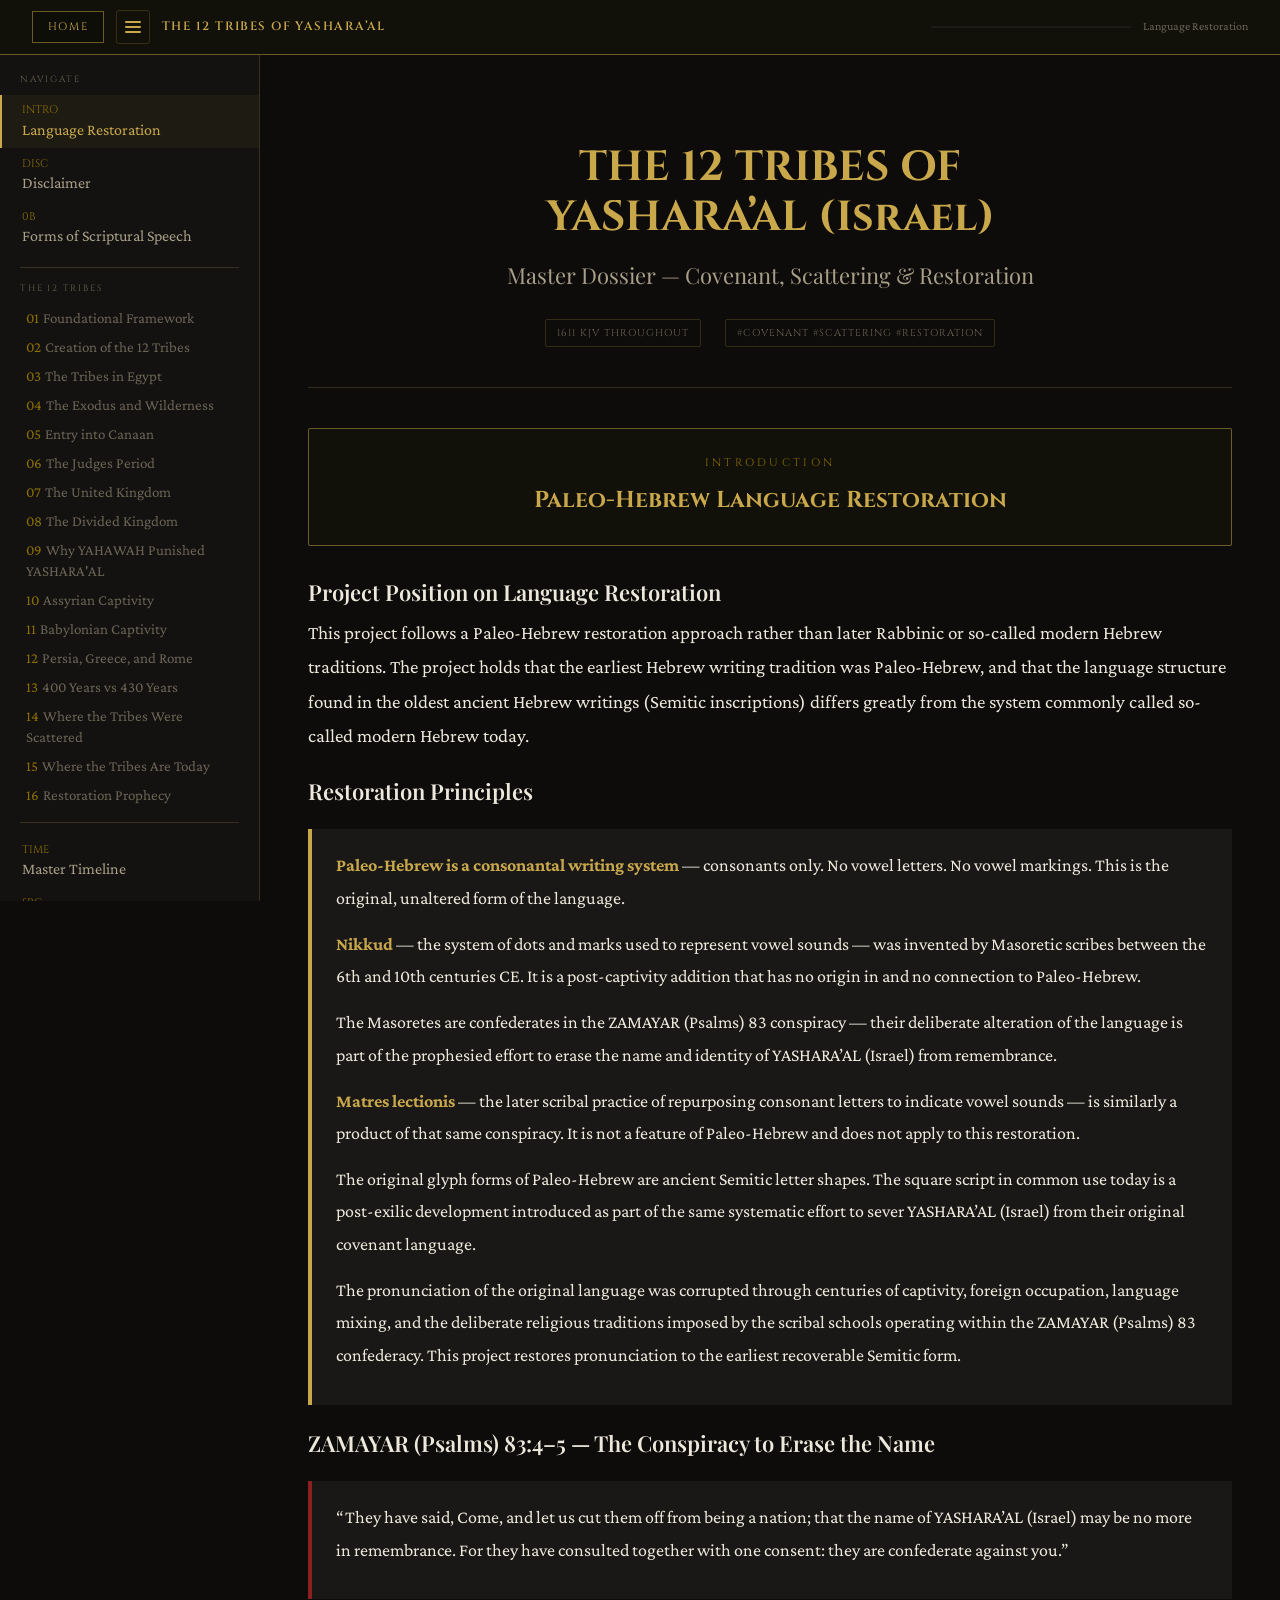
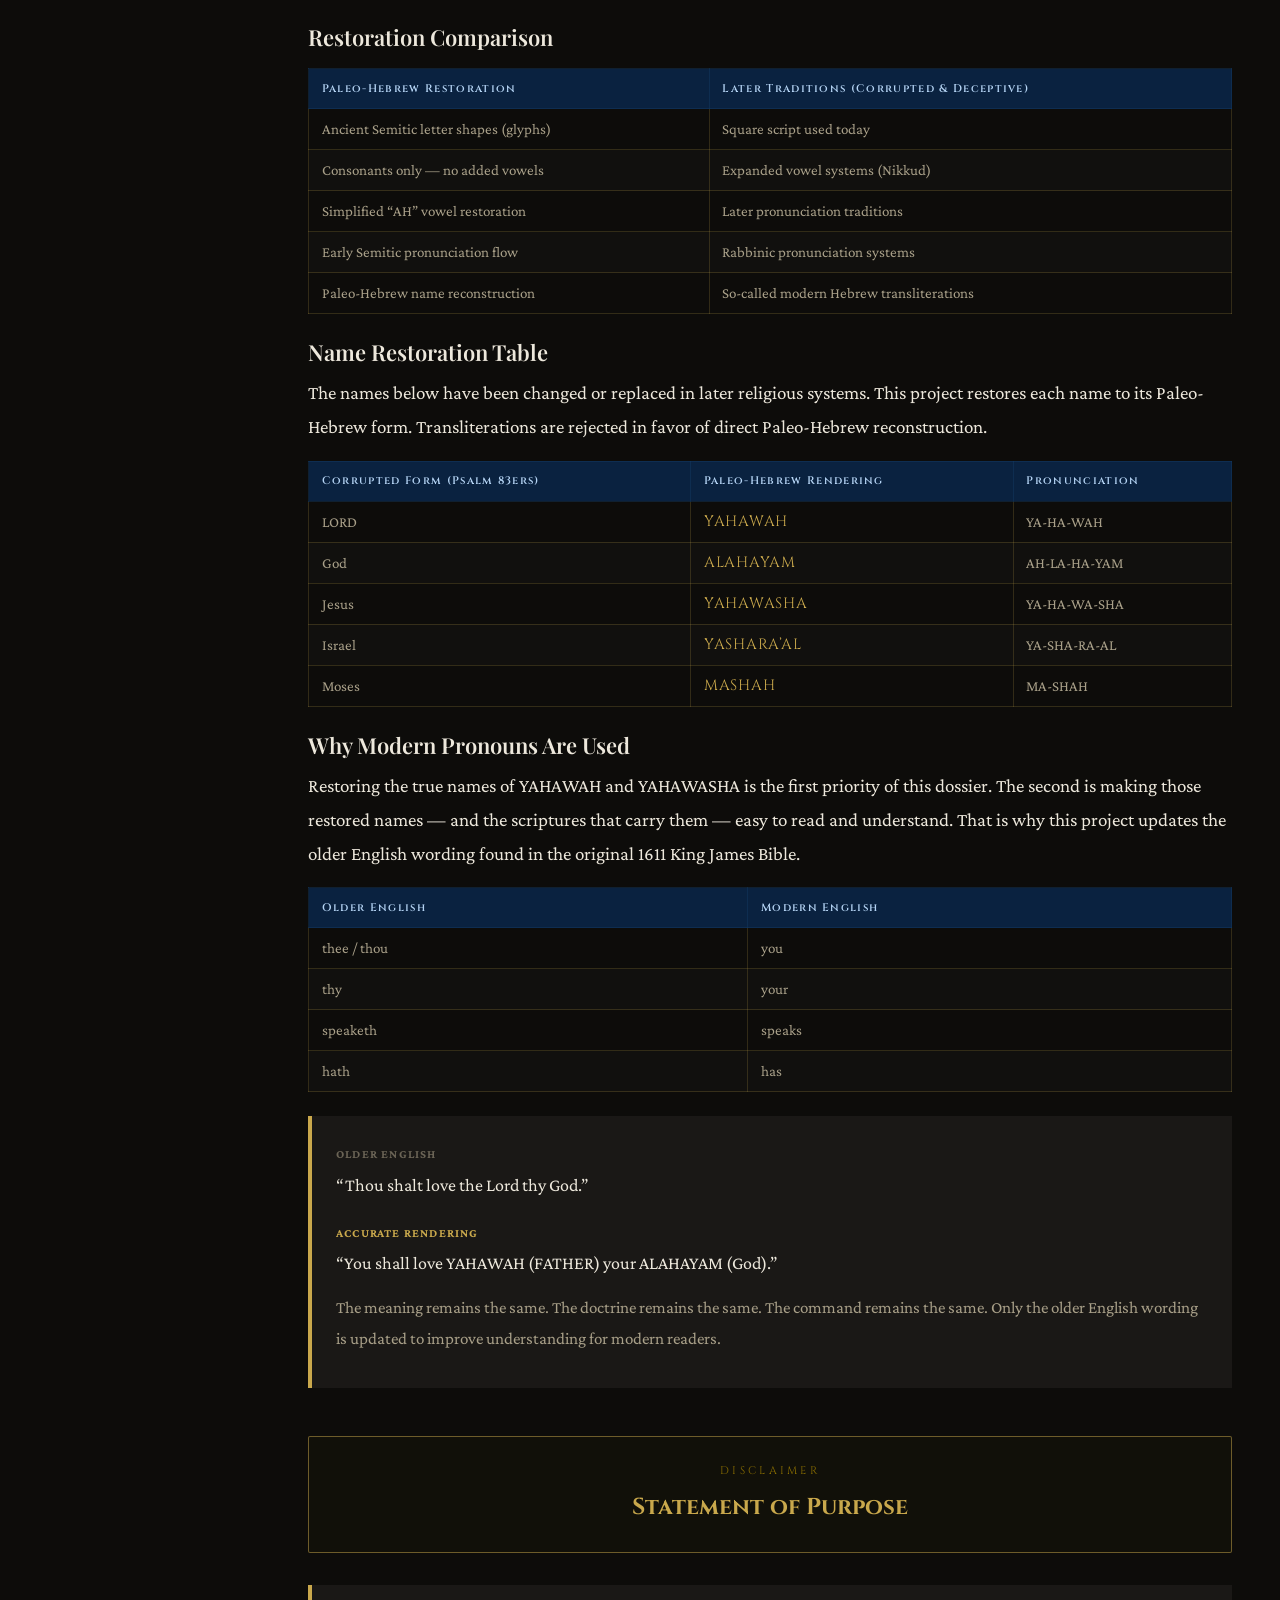
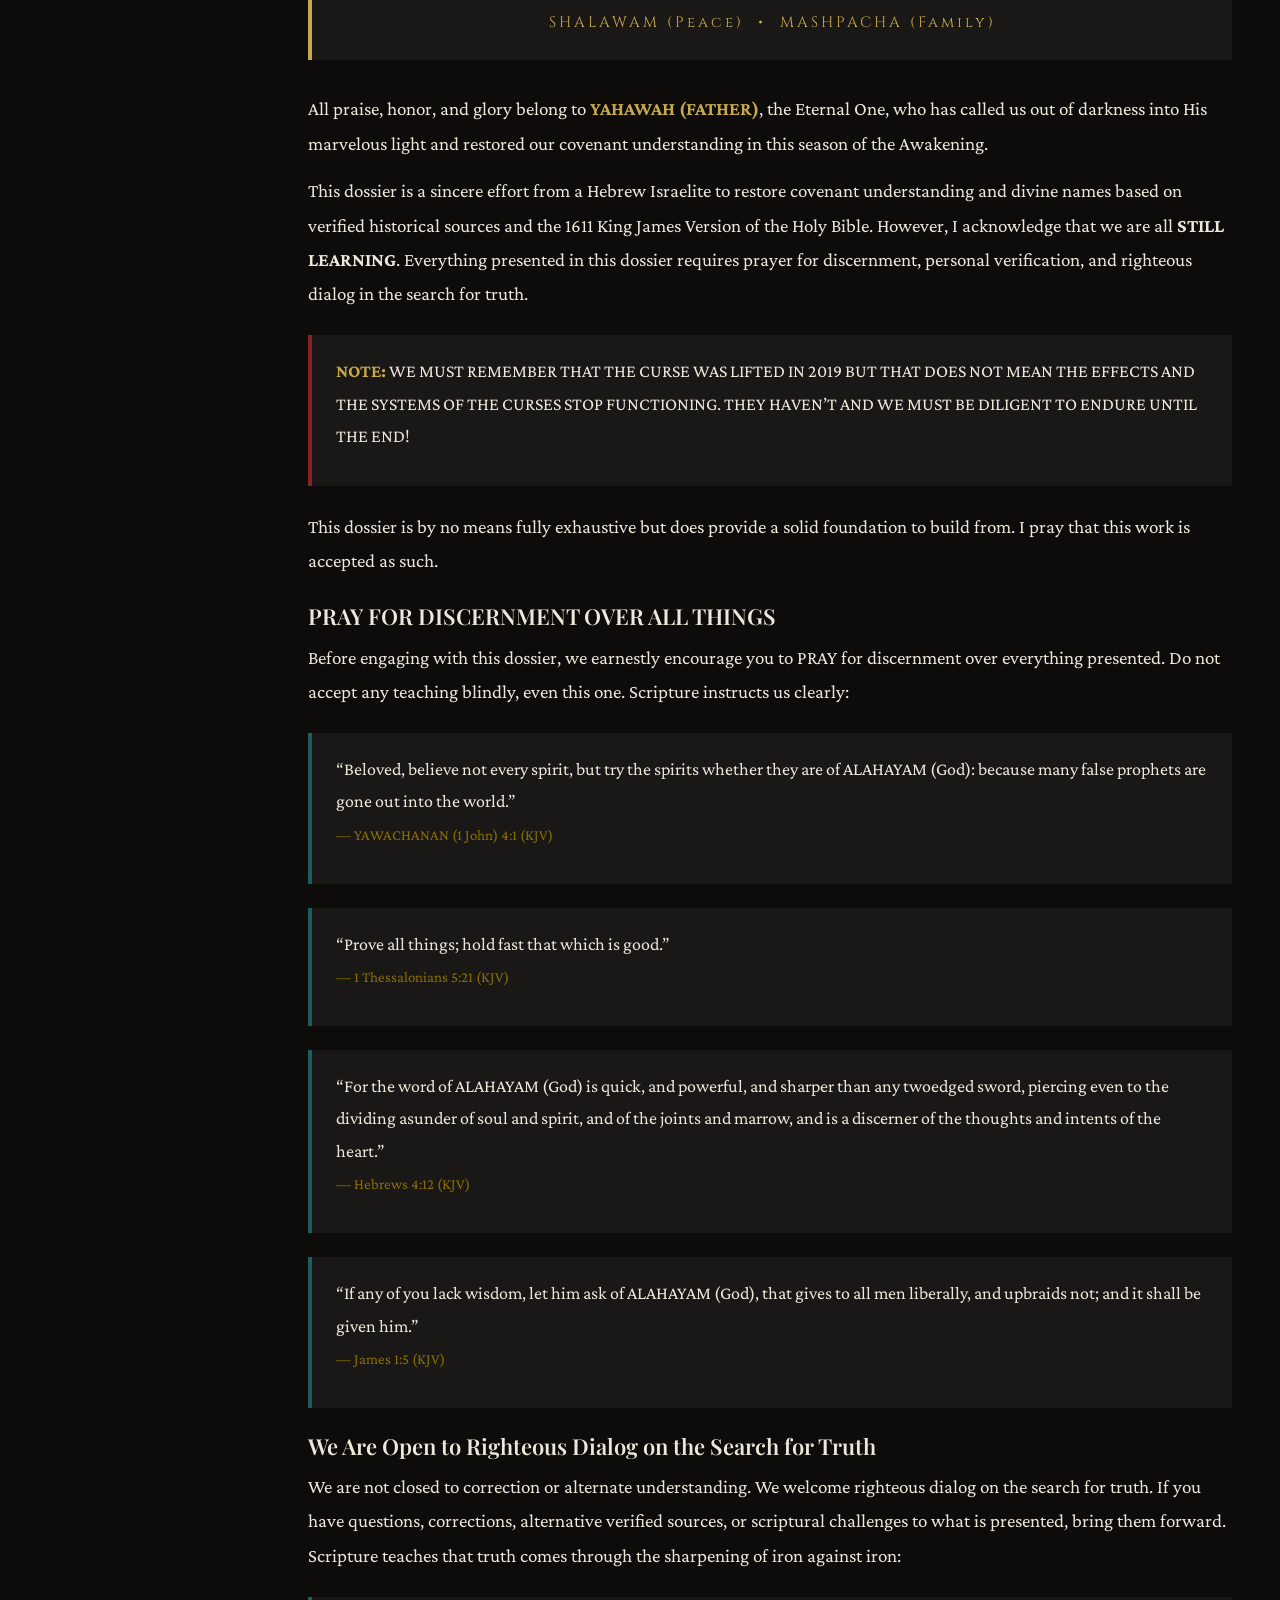
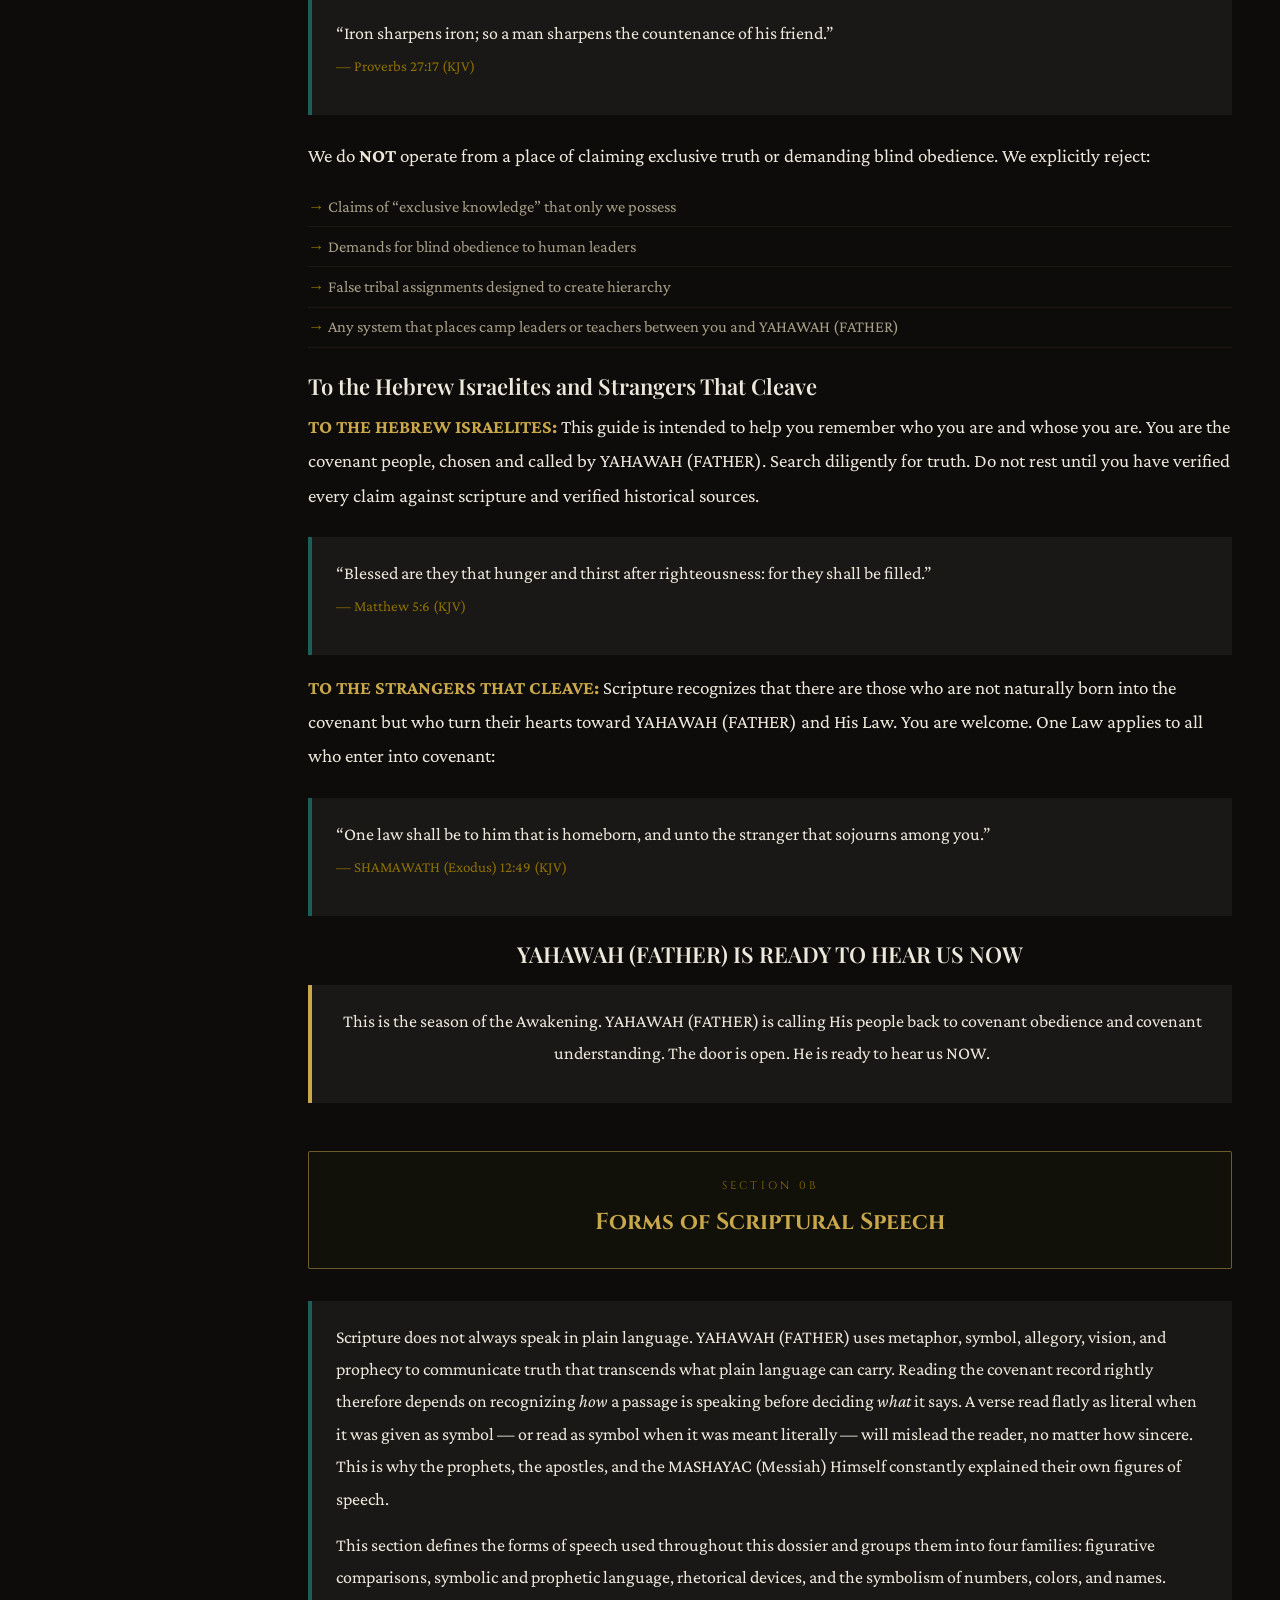
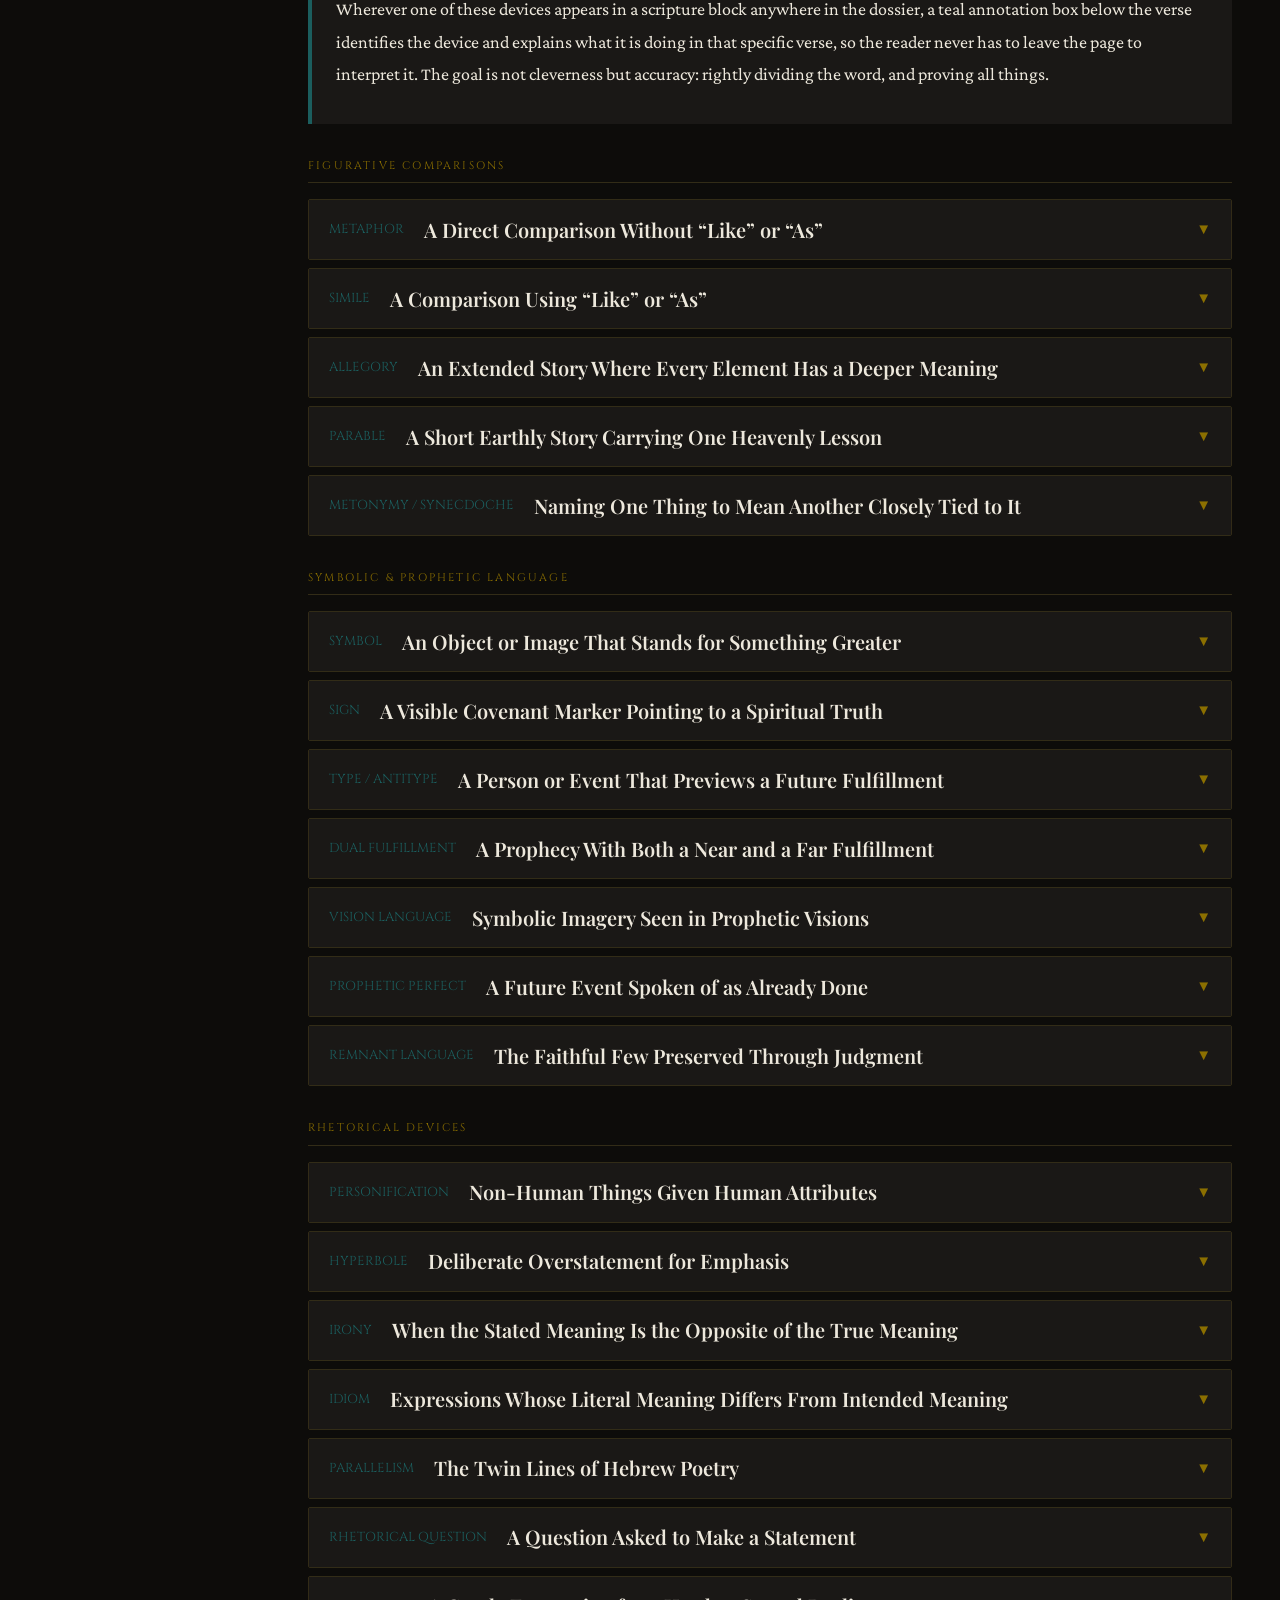
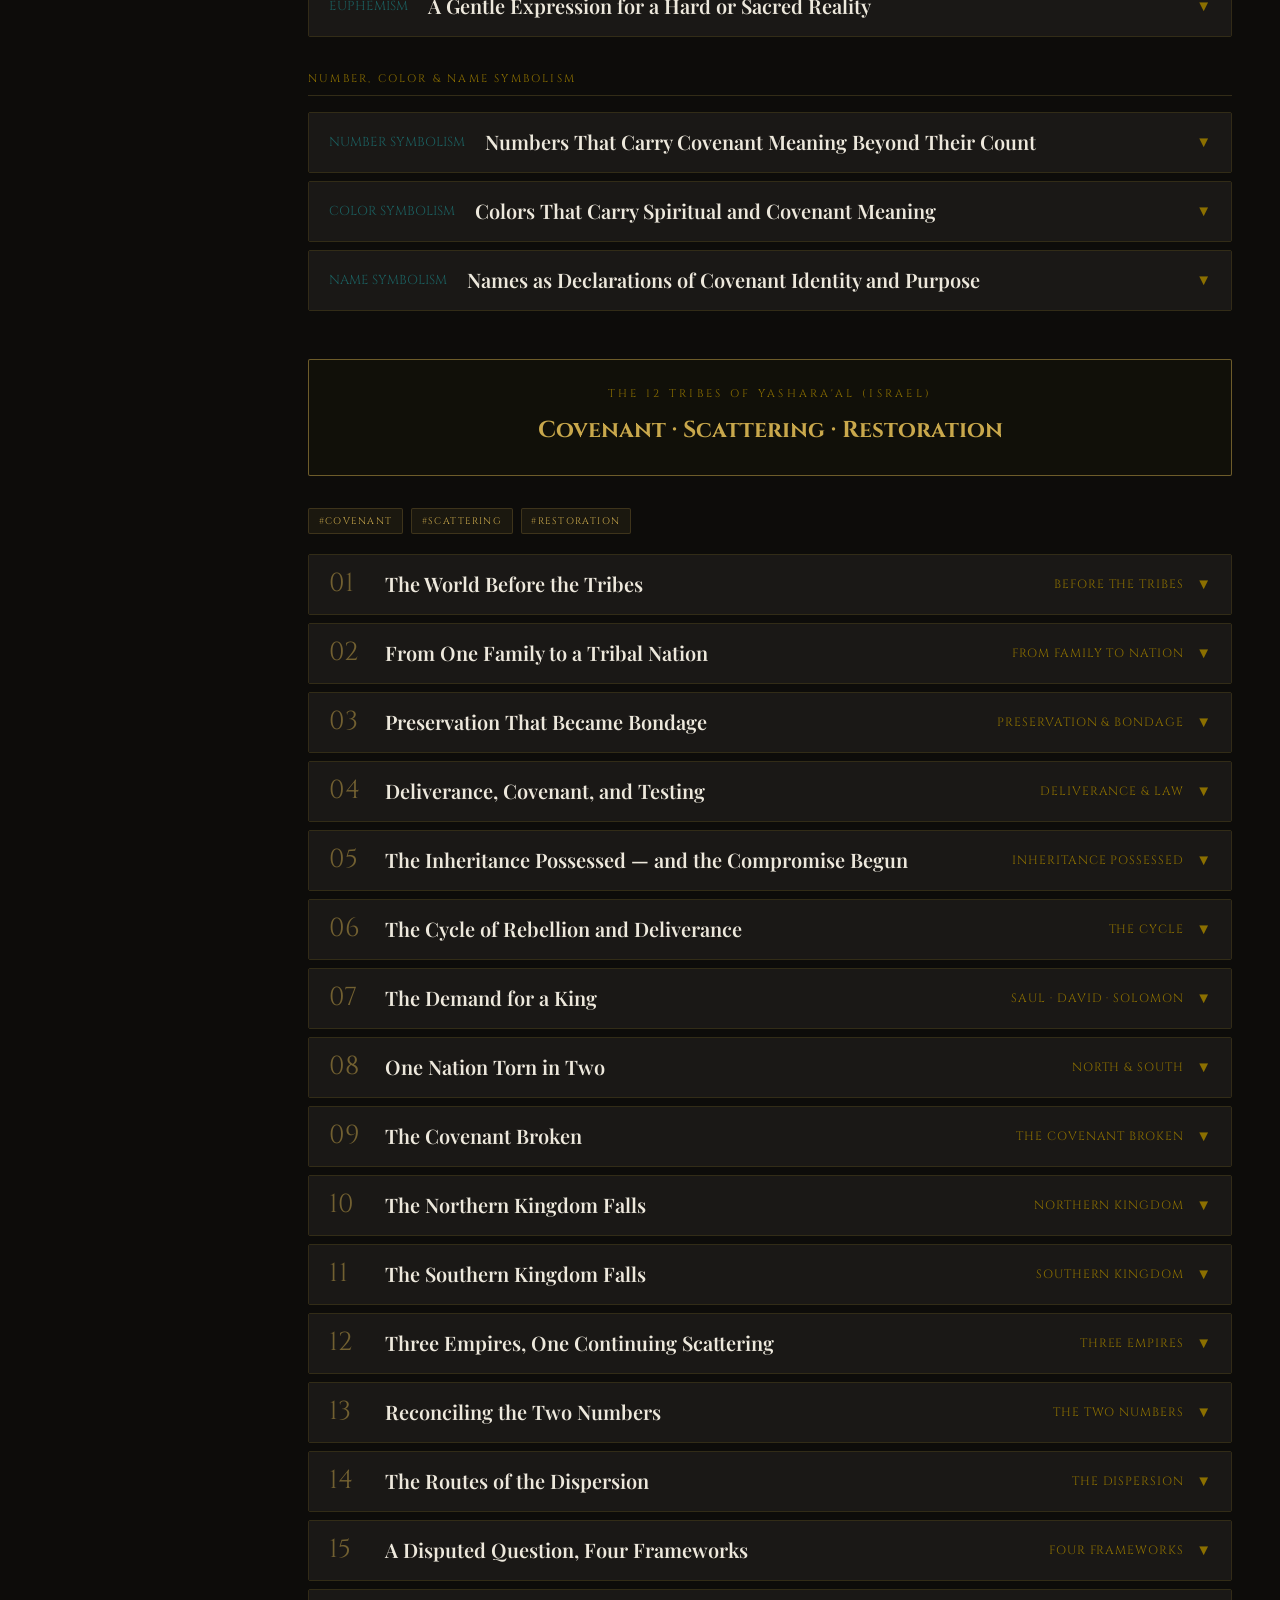
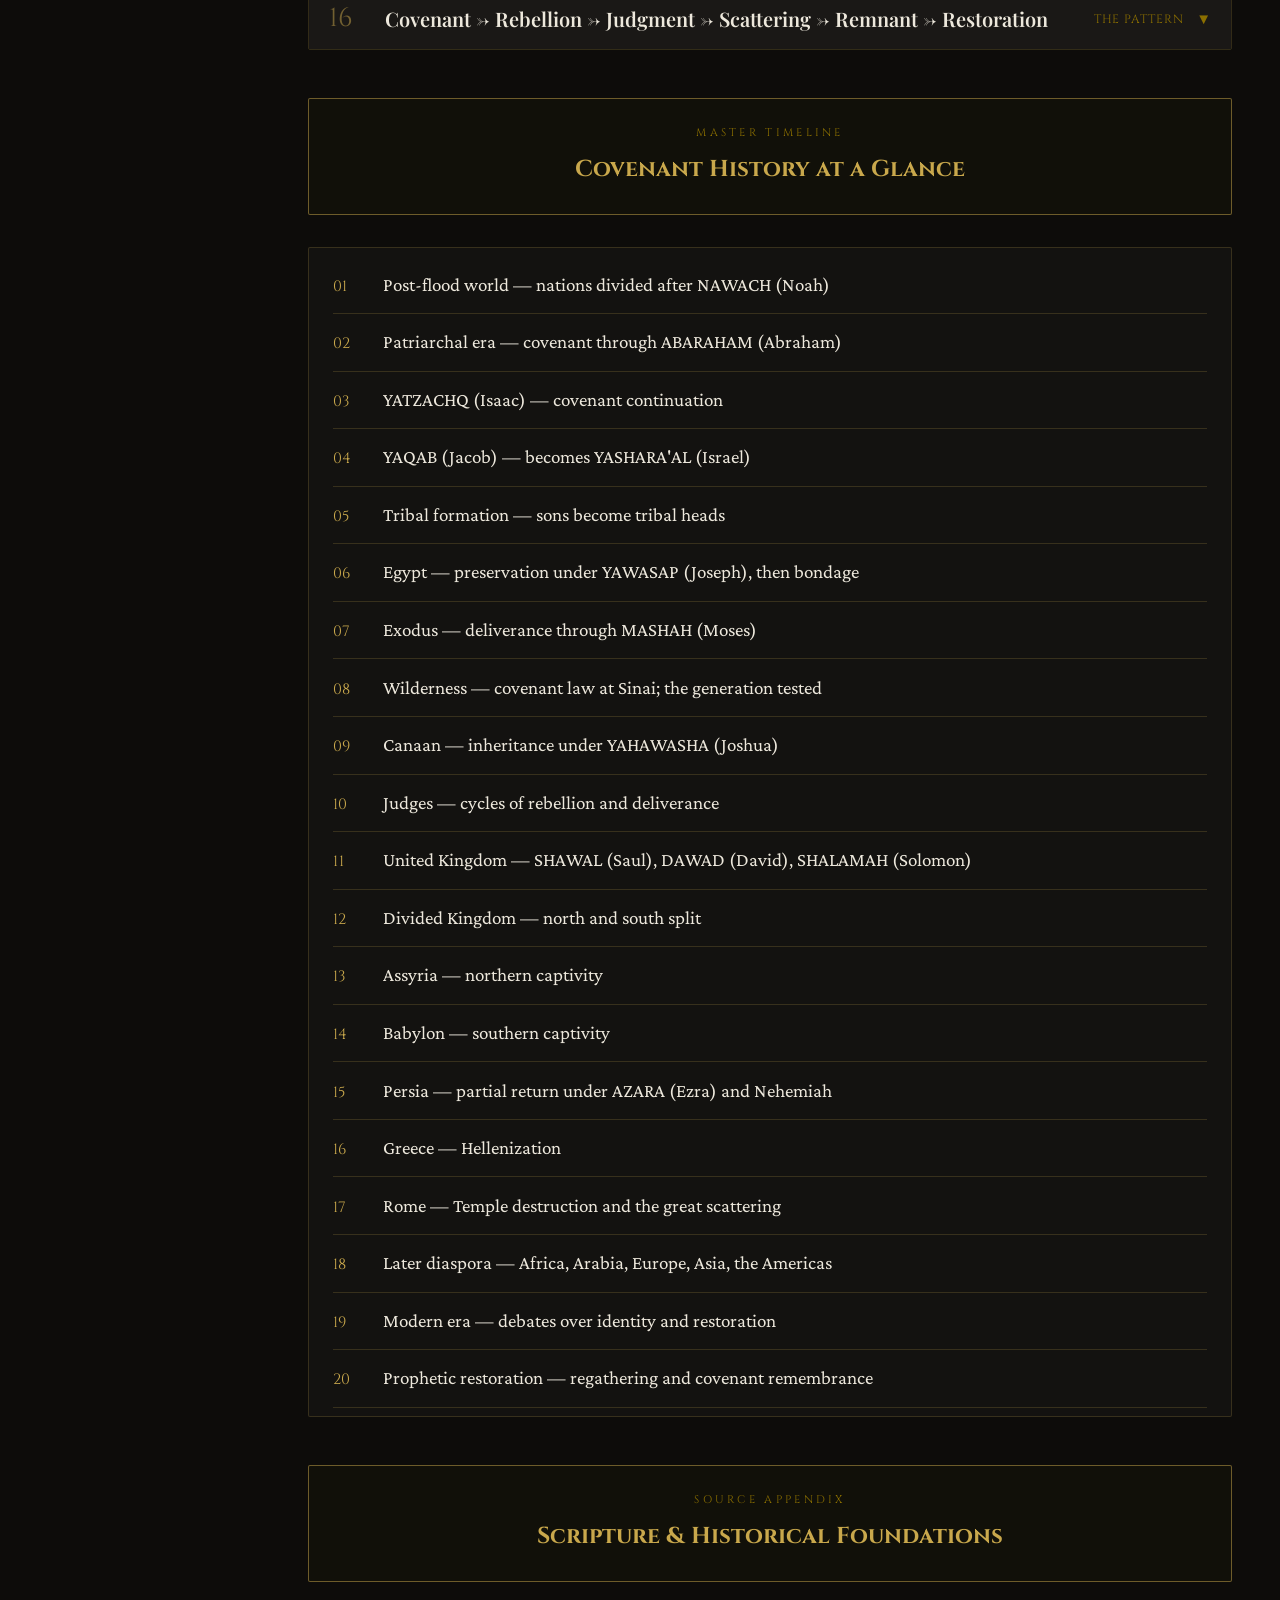
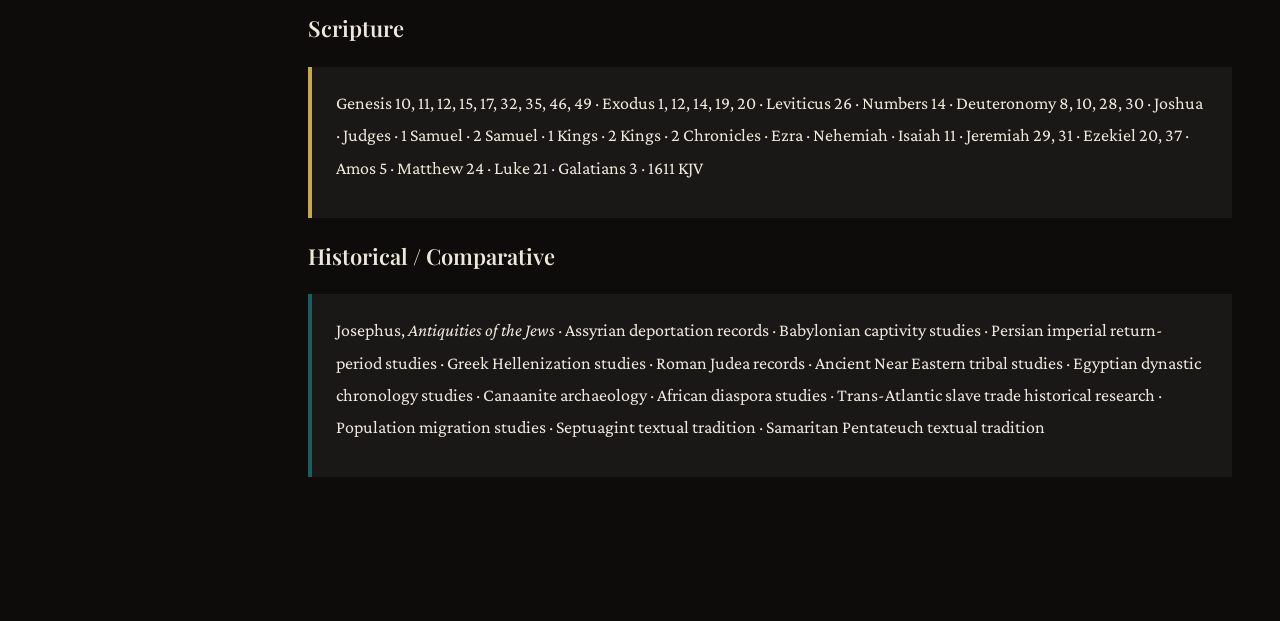
<file: dossiers/THE 12 TRIBES OF YASHARAAL.html>
<!DOCTYPE html>
<html lang="en">
<head>
<meta charset="UTF-8">
<meta name="viewport" content="width=device-width, initial-scale=1.0">
<title>THE 12 TRIBES OF YASHARAAL (Israel) — Master Dossier</title>
<link href="https://fonts.googleapis.com/css2?family=Playfair+Display:wght@400;600;700&family=Crimson+Pro:ital,wght@0,300;0,400;0,600;1,400&family=Cinzel:wght@400;600;700&display=swap" rel="stylesheet">
<style>
:root {
  --gold: #C9A84C;
  --gold-dim: #8B6F00;
  --gold-bright: #E8C560;
  --bg-page: #0D0C0A;
  --bg-section: #131210;
  --bg-card: #1A1816;
  --bg-scripture: #1E1B14;
  --bg-divider: #111009;
  --text-primary: #EDE8DC;
  --text-secondary: #A89F88;
  --text-muted: #6B6456;
  --border: rgba(201,168,76,0.2);
  --border-bright: rgba(201,168,76,0.5);
  --tag-bg: rgba(201,168,76,0.08);
  --red-accent: #8B2020;
  --teal-accent: #1B5E5E;
}
* { margin:0; padding:0; box-sizing:border-box; }
html { scroll-padding-top: 64px; }
body { font-family:'Crimson Pro',Georgia,serif; background:var(--bg-page); color:var(--text-primary); font-size:19px; line-height:1.8; }
.site-header { position:sticky; top:0; z-index:100; background:var(--bg-divider); border-bottom:1px solid var(--border-bright); padding:0 2rem; }
.site-header-inner { width:100%; display:flex; align-items:center; justify-content:space-between; height:54px; gap:1rem; }

.home-link{
  display:inline-flex;
  align-items:center;
  justify-content:center;
  min-width:72px;
  height:32px;
  padding:0 12px;
  text-decoration:none;
  font-family:'Cinzel',serif;
  font-size:11px;
  letter-spacing:.14em;
  color:var(--gold);
  border:1px solid var(--border-bright);
  background:rgba(0,0,0,.15);
  transition:.2s ease;
  white-space:nowrap;
  flex-shrink:0;
}

.home-link:hover{
  background:rgba(201,168,76,.10);
  color:var(--gold-bright);
}

.site-title { font-family:'Cinzel',serif; font-size:12px; font-weight:600; color:var(--gold); letter-spacing:0.12em; white-space:nowrap; flex-shrink:0; }
.progress-bar-wrap { flex:1; height:2px; background:rgba(255,255,255,0.05); border-radius:2px; overflow:hidden; max-width:200px; }
.progress-bar-fill { height:100%; background:var(--gold); width:0%; transition:width 0.3s ease; }
.section-indicator { font-size:12px; color:var(--text-muted); white-space:nowrap; min-width:80px; text-align:right; }
.layout { width:100%; display:grid; grid-template-columns:260px 1fr; min-height:calc(100vh - 54px); }
    .sidebar-toggle { display:inline-flex; align-items:center; justify-content:center; width:34px; height:34px; flex:0 0 auto; background:transparent; border:1px solid var(--border); border-radius:3px; cursor:pointer; padding:0; transition:border-color .2s, background .2s; }
    .sidebar-toggle:hover { border-color:var(--gold-dim); background:rgba(201,162,77,0.08); }
    .sidebar-toggle-bars { display:flex; flex-direction:column; gap:3px; width:16px; }
    .sidebar-toggle-bars span { display:block; height:2px; width:100%; background:var(--gold); border-radius:2px; transition:transform .25s, opacity .25s; }
    .sidebar { transition:transform .25s ease, opacity .2s ease; }
    .layout.nav-collapsed { grid-template-columns:0 1fr; }
    .nav-backdrop { display:none; position:fixed; inset:54px 0 0 0; background:rgba(0,0,0,0.55); z-index:55; }
    .layout.nav-collapsed .sidebar { transform:translateX(-100%); opacity:0; pointer-events:none; border-right:none; }
    .layout.nav-collapsed .sidebar-toggle-bars span:nth-child(1){ transform:translateY(5px) rotate(45deg); }
    .layout.nav-collapsed .sidebar-toggle-bars span:nth-child(2){ opacity:0; }
    .layout.nav-collapsed .sidebar-toggle-bars span:nth-child(3){ transform:translateY(-5px) rotate(-45deg); }
.sidebar { position:sticky; top:54px; height:calc(100vh - 54px); overflow-y:auto; background:var(--bg-section); border-right:1px solid var(--border); padding:1rem 0; scrollbar-width:thin; scrollbar-color:var(--gold-dim) transparent; }
.sidebar::-webkit-scrollbar { width:3px; }
.sidebar::-webkit-scrollbar-thumb { background:var(--gold-dim); }
.nav-label { font-family:'Cinzel',serif; font-size:9px; letter-spacing:0.2em; color:var(--text-muted); padding:0 1.25rem; margin-bottom:0.5rem; text-transform:uppercase; }
.nav-item { display:block; padding:0.45rem 1.25rem; font-size:16px; color:var(--text-secondary); text-decoration:none; border-left:2px solid transparent; transition:all 0.2s; cursor:pointer; line-height:1.4; }
.nav-item:hover { color:var(--text-primary); background:rgba(201,168,76,0.05); }
.nav-item.active { color:var(--gold); border-left-color:var(--gold); background:rgba(201,168,76,0.06); }
.nav-item .nav-num { font-family:'Cinzel',serif; font-size:11px; color:var(--gold-dim); display:block; margin-bottom:1px; }
.nav-divider { height:1px; background:var(--border); margin:0.75rem 1.25rem; }
.nav-sub { padding:0.3rem 1.25rem 0.3rem 1.5rem; font-size:16.5px; color:var(--text-muted); cursor:pointer; display:block; border-left:2px solid transparent; transition:all 0.2s; line-height:1.4; }
.nav-sub:hover { color:var(--text-secondary); background:rgba(201,168,76,0.03); }
.nav-sub.active { color:var(--gold-dim); border-left-color:var(--gold-dim); }
.entry-nav { font-size:15px !important; padding:0.25rem 1.25rem 0.25rem 1.5rem !important; }
.main { padding:2.5rem 3rem 6rem; overflow-x:hidden; }
.title-block { text-align:center; padding:3rem 0 2.5rem; border-bottom:1px solid var(--border); margin-bottom:2.5rem; }
.dossier-eyebrow { font-family:'Cinzel',serif; font-size:10px; letter-spacing:0.3em; color:var(--gold); margin-bottom:1.5rem; display:block; }
.dossier-title { font-family:'Cinzel',serif; font-size:42px; font-weight:700; color:var(--gold); line-height:1.2; margin-bottom:0.75rem; }
.dossier-subtitle { font-family:'Playfair Display',serif; font-size:22px; color:var(--text-secondary); margin-bottom:1.5rem; }
.dossier-meta { display:flex; justify-content:center; gap:1.5rem; flex-wrap:wrap; }
.meta-pill { font-size:10px; font-family:'Cinzel',serif; letter-spacing:0.1em; color:var(--text-muted); border:1px solid var(--border); padding:0.25rem 0.7rem; border-radius:2px; }
.doc-section { margin-bottom:3rem; opacity:0; transform:translateY(16px); transition:opacity 0.5s ease,transform 0.5s ease; scroll-margin-top:64px; }
.doc-section.visible { opacity:1; transform:none; }
.section-divider { background:var(--bg-divider); border:1px solid var(--border-bright); border-radius:2px; text-align:center; padding:1.5rem; margin-bottom:2rem; }
.section-num { font-family:'Cinzel',serif; font-size:11px; letter-spacing:0.3em; color:var(--gold-dim); margin-bottom:0.4rem; display:block; }
.section-title { font-family:'Cinzel',serif; font-size:23px; font-weight:700; color:var(--gold); }
.h1 { font-family:'Playfair Display',serif; font-size:28px; font-weight:700; color:var(--gold); margin:2rem 0 0.5rem; padding-bottom:0.4rem; border-bottom:1px solid var(--border); line-height:1.3; }
.h2 { font-family:'Playfair Display',serif; font-size:22px; font-weight:600; color:var(--text-primary); margin:1.5rem 0 0.6rem; line-height:1.3; }
p { margin-bottom:0.85rem; color:var(--text-primary); }
.tags { margin:0.5rem 0 1.25rem; display:flex; gap:0.5rem; flex-wrap:wrap; }
.tag { font-family:'Cinzel',serif; font-size:9.5px; letter-spacing:0.15em; color:var(--gold); background:var(--tag-bg); border:1px solid var(--border); padding:0.2rem 0.6rem; border-radius:2px; }
.callout { background:var(--bg-card); border-left:4px solid var(--gold); padding:1.25rem 1.5rem; margin:1.5rem 0; font-size:18px; line-height:1.8; color:var(--text-primary); }
.table-wrap { overflow-x:auto; margin:1rem 0; }
table { width:100%; border-collapse:collapse; font-size:15px; }
th { background:#0A2240; color:#B5D4F4; font-family:'Cinzel',serif; font-size:11px; letter-spacing:0.12em; padding:0.6rem 0.8rem; text-align:left; border:1px solid rgba(21,63,106,0.4); font-weight:600; }
td { padding:0.5rem 0.8rem; border:1px solid var(--border); color:var(--text-secondary); vertical-align:top; line-height:1.6; font-size:15px; }
tr:nth-child(even) td { background:rgba(255,255,255,0.015); }
tr:hover td { background:rgba(201,168,76,0.03); }
.def-row { display:grid; grid-template-columns:180px 160px 1fr; gap:0; }
.def-row > div { padding:0.6rem 0.8rem; border:1px solid var(--border); font-size:15.5px; }
.def-row:first-child > div { background:#0A2240; color:#B5D4F4; font-family:'Cinzel',serif; font-size:12px; letter-spacing:0.1em; font-weight:600; }
.def-row:nth-child(even) > div { background:rgba(255,255,255,0.015); }
.def-term { color:var(--gold); font-family:'Cinzel',serif; font-size:14px; letter-spacing:0.08em; }
.def-pron { color:var(--text-muted); }
.def-def { color:var(--text-secondary); }
.scripture-wrap { margin:1.25rem 0; }
.scripture-toggle { width:100%; background:none; border:none; text-align:left; cursor:pointer; padding:0.6rem 0.9rem; display:flex; align-items:center; justify-content:space-between; gap:0.5rem; border-left:3px solid var(--gold-dim); background:rgba(201,168,76,0.04); transition:background 0.2s; }
.scripture-toggle:hover { background:rgba(201,168,76,0.08); }
.scripture-ref-label { font-family:'Cinzel',serif; font-size:14px; letter-spacing:0.1em; color:var(--gold); }
.scripture-chevron { font-size:13px; color:var(--gold-dim); transition:transform 0.25s; flex-shrink:0; }
.scripture-toggle.open .scripture-chevron { transform:rotate(180deg); }
.scripture-body { display:none; background:var(--bg-scripture); border-left:3px solid var(--gold); padding:1rem 1.25rem; font-size:18px; line-height:1.85; color:var(--text-primary); margin-top:1px; }
.scripture-body.open { display:block; }
/* ENTRY CARDS */
.entries-container { display:flex; flex-direction:column; gap:0.5rem; }
.entry-card { border:1px solid var(--border); border-radius:2px; overflow:hidden; scroll-margin-top:64px; }
.entry-header { display:flex; align-items:center; justify-content:space-between; padding:1rem 1.25rem; cursor:pointer; background:var(--bg-card); transition:background 0.2s; gap:1rem; }
.entry-header:hover { background:rgba(201,168,76,0.05); }
.entry-header.open { background:rgba(201,168,76,0.07); border-bottom:1px solid var(--border); }
.entry-num-title { display:flex; align-items:center; gap:0.75rem; }
.entry-num { font-family:'Cinzel',serif; font-size:26px; color:var(--border-bright); min-width:44px; line-height:1; }
.entry-title { font-family:'Playfair Display',serif; font-size:20px; font-weight:600; color:var(--text-primary); line-height:1.3; }
.entry-ref-toggle { display:flex; align-items:center; gap:0.75rem; flex-shrink:0; }
.entry-ref { font-family:'Cinzel',serif; font-size:12px; letter-spacing:0.08em; color:var(--gold-dim); }
.entry-chevron { font-size:15px; color:var(--gold-dim); transition:transform 0.25s; }
.entry-header.open .entry-chevron { transform:rotate(180deg); }
.entry-body { display:none; padding:1.5rem 1.5rem 2rem; background:var(--bg-section); }
.entry-body.open { display:block; }
.scripture-block { background:var(--bg-scripture); border-left:4px solid var(--gold); padding:1rem 1.25rem; margin-bottom:1.5rem; }
.scripture-label { font-family:'Cinzel',serif; font-size:13px; letter-spacing:0.12em; color:var(--gold); margin-bottom:0.5rem; }
.scripture-text { font-size:18.5px; line-height:1.85; color:var(--text-primary); }
.speech-annotation { background:rgba(27,94,94,0.07); border-left:3px solid var(--teal-accent); padding:0.7rem 1rem; margin-top:0.6rem; border-radius:0 2px 2px 0; }
.speech-annotation-type { font-family:'Cinzel',serif; font-size:10px; letter-spacing:0.2em; color:#4AAFAF; margin-bottom:0.35rem; }
.speech-annotation-text { font-size:16px; line-height:1.75; color:var(--text-secondary); }
.subsection { margin:1.5rem 0; }
.subsec-title { font-family:'Cinzel',serif; font-size:11px; letter-spacing:0.2em; color:var(--gold-dim); border-bottom:1px solid var(--border); padding-bottom:0.4rem; margin-bottom:1rem; }
.phrase-block { margin-bottom:1.25rem; padding:0.9rem 1rem; background:var(--bg-card); border-left:3px solid var(--teal-accent); }
.phrase-title { font-family:'Playfair Display',serif; font-size:17.5px; font-weight:600; color:var(--text-primary); margin-bottom:0.4rem; }
.phrase-meaning { font-size:17px; color:var(--text-secondary); line-height:1.75; }
.coverage-list { list-style:none; padding:0; }
.coverage-list li { padding:0.3rem 0; border-bottom:1px solid rgba(201,168,76,0.08); color:var(--text-secondary); font-size:16.5px; }
.coverage-list li::before { content:"→ "; color:var(--gold-dim); }
.nations-section { background:rgba(139,32,32,0.05); border:1px solid rgba(139,32,32,0.2); padding:1.25rem; border-radius:2px; margin-top:1.5rem; }
.nation-block { margin-bottom:1.25rem; padding-bottom:1rem; border-bottom:1px solid var(--border); }
.nation-block:last-child { border-bottom:none; }
.nation-name { font-family:'Cinzel',serif; font-size:13px; font-weight:600; color:var(--red-accent); letter-spacing:0.1em; margin-bottom:0.4rem; }
.nations-note { color:var(--text-secondary); font-size:17px; border-left:3px solid var(--red-accent); padding:0.5rem 0.75rem; margin:0.5rem 0; background:var(--bg-card); }
.scroll-top { position:fixed; bottom:2rem; right:2rem; background:var(--bg-card); border:1px solid var(--border-bright); color:var(--gold); width:40px; height:40px; border-radius:2px; cursor:pointer; display:flex; align-items:center; justify-content:center; font-size:18px; opacity:0; transition:opacity 0.3s; z-index:200; }
.scroll-top.visible { opacity:1; }
.scroll-top:hover { background:rgba(201,168,76,0.1); }
@media (max-width:600px) {
  /* main is ALWAYS full width; sidebar is a left drawer that is CLOSED by default */
  .layout { grid-template-columns:1fr; }
  .main { grid-column:1 / -1; padding:1.5rem 1rem 4rem; }
  .sidebar { position:fixed; top:54px; bottom:0; left:0; width:min(80vw,300px); height:auto; z-index:60; transform:translateX(-100%); box-shadow:none; }
  .layout.nav-open .sidebar { transform:translateX(0); box-shadow:0 0 24px rgba(0,0,0,0.5); }
  .layout.nav-open ~ .nav-backdrop { display:block; }
  .dossier-title { font-size:30px; }
  .entry-header { flex-direction:column; align-items:flex-start; }
  .def-row { grid-template-columns:1fr; }
}

/* HOME BUTTON VISUAL FIX */

.site-header-inner{
  display:flex;
  align-items:center;
  gap:12px;
}

.site-title{
  flex:1;
  min-width:0;
  overflow:hidden;
  text-overflow:ellipsis;
  white-space:nowrap;
}

</style>
</head>
<body>
<header class="site-header">
  <div class="site-header-inner">

     <a href="../index.html" class="home-link">HOME</a>
    
    <button class="sidebar-toggle" id="sidebarToggle" onclick="toggleSidebar()" aria-label="Toggle navigation" title="Collapse / expand navigation">
      <span class="sidebar-toggle-bars"><span></span><span></span><span></span></span>
    </button>
    <span class="site-title">THE 12 TRIBES OF YASHARA’AL</span>
    <div class="progress-bar-wrap"><div class="progress-bar-fill" id="progressFill"></div></div>
    <span class="section-indicator" id="sectionIndicator">Introduction</span>
  </div>
</header>
<div class="layout">
<nav class="sidebar" id="sidebar">
  <div class="nav-label">Navigate</div>
  <a class="nav-item active" onclick="scrollToAnchor('secIntro')" id="nav-secIntro">
    <span class="nav-num">INTRO</span>Language Restoration
  </a>
  <a class="nav-item" onclick="scrollToAnchor('secDisclaimer')" id="nav-secDisclaimer">
    <span class="nav-num">DISC</span>Disclaimer
  </a>
  <a class="nav-item" onclick="scrollToAnchor('secSpeech')" id="nav-secSpeech">
    <span class="nav-num">0B</span>Forms of Scriptural Speech
  </a>
  <div class="nav-divider"></div>
  <div class="nav-label">The 12 Tribes</div>
  <a class="nav-sub entry-nav" onclick="scrollToAnchor('entry-1')" id="nav-entry-1"><span style="color:var(--gold-dim);margin-right:4px;">01</span>Foundational Framework</a>
  <a class="nav-sub entry-nav" onclick="scrollToAnchor('entry-2')" id="nav-entry-2"><span style="color:var(--gold-dim);margin-right:4px;">02</span>Creation of the 12 Tribes</a>
  <a class="nav-sub entry-nav" onclick="scrollToAnchor('entry-3')" id="nav-entry-3"><span style="color:var(--gold-dim);margin-right:4px;">03</span>The Tribes in Egypt</a>
  <a class="nav-sub entry-nav" onclick="scrollToAnchor('entry-4')" id="nav-entry-4"><span style="color:var(--gold-dim);margin-right:4px;">04</span>The Exodus and Wilderness</a>
  <a class="nav-sub entry-nav" onclick="scrollToAnchor('entry-5')" id="nav-entry-5"><span style="color:var(--gold-dim);margin-right:4px;">05</span>Entry into Canaan</a>
  <a class="nav-sub entry-nav" onclick="scrollToAnchor('entry-6')" id="nav-entry-6"><span style="color:var(--gold-dim);margin-right:4px;">06</span>The Judges Period</a>
  <a class="nav-sub entry-nav" onclick="scrollToAnchor('entry-7')" id="nav-entry-7"><span style="color:var(--gold-dim);margin-right:4px;">07</span>The United Kingdom</a>
  <a class="nav-sub entry-nav" onclick="scrollToAnchor('entry-8')" id="nav-entry-8"><span style="color:var(--gold-dim);margin-right:4px;">08</span>The Divided Kingdom</a>
  <a class="nav-sub entry-nav" onclick="scrollToAnchor('entry-9')" id="nav-entry-9"><span style="color:var(--gold-dim);margin-right:4px;">09</span>Why YAHAWAH Punished YASHARA'AL</a>
  <a class="nav-sub entry-nav" onclick="scrollToAnchor('entry-10')" id="nav-entry-10"><span style="color:var(--gold-dim);margin-right:4px;">10</span>Assyrian Captivity</a>
  <a class="nav-sub entry-nav" onclick="scrollToAnchor('entry-11')" id="nav-entry-11"><span style="color:var(--gold-dim);margin-right:4px;">11</span>Babylonian Captivity</a>
  <a class="nav-sub entry-nav" onclick="scrollToAnchor('entry-12')" id="nav-entry-12"><span style="color:var(--gold-dim);margin-right:4px;">12</span>Persia, Greece, and Rome</a>
  <a class="nav-sub entry-nav" onclick="scrollToAnchor('entry-13')" id="nav-entry-13"><span style="color:var(--gold-dim);margin-right:4px;">13</span>400 Years vs 430 Years</a>
  <a class="nav-sub entry-nav" onclick="scrollToAnchor('entry-14')" id="nav-entry-14"><span style="color:var(--gold-dim);margin-right:4px;">14</span>Where the Tribes Were Scattered</a>
  <a class="nav-sub entry-nav" onclick="scrollToAnchor('entry-15')" id="nav-entry-15"><span style="color:var(--gold-dim);margin-right:4px;">15</span>Where the Tribes Are Today</a>
  <a class="nav-sub entry-nav" onclick="scrollToAnchor('entry-16')" id="nav-entry-16"><span style="color:var(--gold-dim);margin-right:4px;">16</span>Restoration Prophecy</a>
  <div class="nav-divider"></div>
  <a class="nav-item" onclick="scrollToAnchor('secTimeline')" id="nav-secTimeline"><span class="nav-num">TIME</span>Master Timeline</a>
  <a class="nav-item" onclick="scrollToAnchor('secSources')" id="nav-secSources"><span class="nav-num">SRC</span>Source Appendix</a>

</nav>
<main class="main" id="mainContent">
<div class="title-block">
  <h1 class="dossier-title">THE 12 TRIBES OF<br>YASHARA’AL (Israel)</h1>
  <div class="dossier-subtitle">Master Dossier &mdash; Covenant, Scattering &amp; Restoration</div>
  <div class="dossier-meta">
    <span class="meta-pill">1611 KJV THROUGHOUT</span>
    <span class="meta-pill">#COVENANT #SCATTERING #RESTORATION</span>
  </div>
</div>
<!-- INTRO SECTION -->
<section class="doc-section visible" id="secIntro">
  <div class="section-divider">
    <span class="section-num">INTRODUCTION</span>
    <div class="section-title">Paleo-Hebrew Language Restoration</div>
  </div>

<!-- INTRO_ZONE_START -->
<div class="h2">Project Position on Language Restoration</div>
<p>This project follows a Paleo-Hebrew restoration approach rather than later Rabbinic or so-called modern Hebrew traditions. The project holds that the earliest Hebrew writing tradition was Paleo-Hebrew, and that the language structure found in the oldest ancient Hebrew writings (Semitic inscriptions) differs greatly from the system commonly called so-called modern Hebrew today.</p>

<div class="h2">Restoration Principles</div>

<div class="callout">
<p><strong style="color:var(--gold);">Paleo-Hebrew is a consonantal writing system</strong> — consonants only. No vowel letters. No vowel markings. This is the original, unaltered form of the language.</p>
<p><strong style="color:var(--gold);">Nikkud</strong> — the system of dots and marks used to represent vowel sounds — was invented by Masoretic scribes between the 6th and 10th centuries CE. It is a post-captivity addition that has no origin in and no connection to Paleo-Hebrew.</p>
<p>The Masoretes are confederates in the ZAMAYAR (Psalms) 83 conspiracy — their deliberate alteration of the language is part of the prophesied effort to erase the name and identity of YASHARA&#8217;AL (Israel) from remembrance.</p>
<p><strong style="color:var(--gold);">Matres lectionis</strong> — the later scribal practice of repurposing consonant letters to indicate vowel sounds — is similarly a product of that same conspiracy. It is not a feature of Paleo-Hebrew and does not apply to this restoration.</p>
<p>The original glyph forms of Paleo-Hebrew are ancient Semitic letter shapes. The square script in common use today is a post-exilic development introduced as part of the same systematic effort to sever YASHARA&#8217;AL (Israel) from their original covenant language.</p>
<p>The pronunciation of the original language was corrupted through centuries of captivity, foreign occupation, language mixing, and the deliberate religious traditions imposed by the scribal schools operating within the ZAMAYAR (Psalms) 83 confederacy. This project restores pronunciation to the earliest recoverable Semitic form.</p>
</div>

<div class="h2">ZAMAYAR (Psalms) 83:4&#8211;5 &#8212; The Conspiracy to Erase the Name</div>
<div class="callout" style="border-left-color:var(--red-accent);">
<p>&#8220;They have said, Come, and let us cut them off from being a nation; that the name of YASHARA&#8217;AL (Israel) may be no more in remembrance. For they have consulted together with one consent: they are confederate against you.&#8221;</p>
</div>

<div class="h2">Restoration Comparison</div>
<div class="table-wrap">
<table>
<thead><tr><th>Paleo-Hebrew Restoration</th><th>Later Traditions (Corrupted &amp; Deceptive)</th></tr></thead>
<tbody>
<tr><td>Ancient Semitic letter shapes (glyphs)</td><td>Square script used today</td></tr>
<tr><td>Consonants only — no added vowels</td><td>Expanded vowel systems (Nikkud)</td></tr>
<tr><td>Simplified &#8220;AH&#8221; vowel restoration</td><td>Later pronunciation traditions</td></tr>
<tr><td>Early Semitic pronunciation flow</td><td>Rabbinic pronunciation systems</td></tr>
<tr><td>Paleo-Hebrew name reconstruction</td><td>So-called modern Hebrew transliterations</td></tr>
</tbody>
</table>
</div>

<div class="h2">Name Restoration Table</div>
<p>The names below have been changed or replaced in later religious systems. This project restores each name to its Paleo-Hebrew form. Transliterations are rejected in favor of direct Paleo-Hebrew reconstruction.</p>
<div class="table-wrap">
<table>
<thead><tr><th>Corrupted Form (Psalm 83ers)</th><th>Paleo-Hebrew Rendering</th><th>Pronunciation</th></tr></thead>
<tbody>
<tr><td>LORD</td><td style="color:var(--gold);font-family:'Cinzel',serif;letter-spacing:0.05em;">YAHAWAH</td><td>YA-HA-WAH</td></tr>
<tr><td>God</td><td style="color:var(--gold);font-family:'Cinzel',serif;letter-spacing:0.05em;">ALAHAYAM</td><td>AH-LA-HA-YAM</td></tr>
<tr><td>Jesus</td><td style="color:var(--gold);font-family:'Cinzel',serif;letter-spacing:0.05em;">YAHAWASHA</td><td>YA-HA-WA-SHA</td></tr>
<tr><td>Israel</td><td style="color:var(--gold);font-family:'Cinzel',serif;letter-spacing:0.05em;">YASHARA&#8217;AL</td><td>YA-SHA-RA-AL</td></tr>
<tr><td>Moses</td><td style="color:var(--gold);font-family:'Cinzel',serif;letter-spacing:0.05em;">MASHAH</td><td>MA-SHAH</td></tr>
</tbody>
</table>
</div>

<div class="h2">Why Modern Pronouns Are Used</div>
<p>Restoring the true names of YAHAWAH and YAHAWASHA is the first priority of this dossier. The second is making those restored names — and the scriptures that carry them — easy to read and understand. That is why this project updates the older English wording found in the original 1611 King James Bible.</p>
<div class="table-wrap">
<table>
<thead><tr><th>Older English</th><th>Modern English</th></tr></thead>
<tbody>
<tr><td>thee / thou</td><td>you</td></tr>
<tr><td>thy</td><td>your</td></tr>
<tr><td>speaketh</td><td>speaks</td></tr>
<tr><td>hath</td><td>has</td></tr>
</tbody>
</table>
</div>
<div class="callout" style="margin-top:1.5rem;">
  <p><strong style="color:var(--text-muted);font-size:12px;letter-spacing:0.1em;">OLDER ENGLISH</strong><br>&#8220;Thou shalt love the Lord thy God.&#8221;</p>
  <p style="margin-top:0.75rem;"><strong style="color:var(--gold);font-size:12px;letter-spacing:0.1em;">ACCURATE RENDERING</strong><br>&#8220;You shall love YAHAWAH (FATHER) your ALAHAYAM (God).&#8221;</p>
  <p style="margin-top:0.75rem;color:var(--text-secondary);font-size:17px;">The meaning remains the same. The doctrine remains the same. The command remains the same. Only the older English wording is updated to improve understanding for modern readers.</p>
</div>
<!-- INTRO_ZONE_END -->
</section>
<!-- DISCLAIMER SECTION -->
<section class="doc-section" id="secDisclaimer">
  <div class="section-divider">
    <span class="section-num">DISCLAIMER</span>
    <div class="section-title">Statement of Purpose</div>
  </div>

<!-- DISCLAIMER_ZONE_START -->
<div class="callout" style="border-left-color:var(--gold);text-align:center;padding:1.5rem 2rem;margin-bottom:2rem;">
  <p style="font-family:'Cinzel',serif;font-size:15px;letter-spacing:0.2em;color:var(--gold);margin:0;">SHALAWAM (Peace) &nbsp;&bull;&nbsp; MASHPACHA (Family)</p>
</div>

<p>All praise, honor, and glory belong to <strong style="color:var(--gold);">YAHAWAH (FATHER)</strong>, the Eternal One, who has called us out of darkness into His marvelous light and restored our covenant understanding in this season of the Awakening.</p>

<p>This dossier is a sincere effort from a Hebrew Israelite to restore covenant understanding and divine names based on verified historical sources and the 1611 King James Version of the Holy Bible. However, I acknowledge that we are all <strong>STILL LEARNING</strong>. Everything presented in this dossier requires prayer for discernment, personal verification, and righteous dialog in the search for truth.</p>

<div class="callout" style="border-left-color:var(--red-accent);">
  <p><strong style="color:var(--gold);">NOTE:</strong> WE MUST REMEMBER THAT THE CURSE WAS LIFTED IN 2019 BUT THAT DOES NOT MEAN THE EFFECTS AND THE SYSTEMS OF THE CURSES STOP FUNCTIONING. THEY HAVEN&#8217;T AND WE MUST BE DILIGENT TO ENDURE UNTIL THE END!</p>
</div>

<p>This dossier is by no means fully exhaustive but does provide a solid foundation to build from. I pray that this work is accepted as such.</p>

<div class="h2">PRAY FOR DISCERNMENT OVER ALL THINGS</div>
<p>Before engaging with this dossier, we earnestly encourage you to PRAY for discernment over everything presented. Do not accept any teaching blindly, even this one. Scripture instructs us clearly:</p>

<div class="scripture-wrap">
  <div class="callout" style="border-left-color:var(--teal-accent);margin-bottom:0.75rem;">
    <p>&#8220;Beloved, believe not every spirit, but try the spirits whether they are of ALAHAYAM (God): because many false prophets are gone out into the world.&#8221;<br><span style="color:var(--gold-dim);font-size:15px;">&#8212; YAWACHANAN (1 John) 4:1 (KJV)</span></p>
  </div>
  <div class="callout" style="border-left-color:var(--teal-accent);margin-bottom:0.75rem;">
    <p>&#8220;Prove all things; hold fast that which is good.&#8221;<br><span style="color:var(--gold-dim);font-size:15px;">&#8212; 1 Thessalonians 5:21 (KJV)</span></p>
  </div>
  <div class="callout" style="border-left-color:var(--teal-accent);margin-bottom:0.75rem;">
    <p>&#8220;For the word of ALAHAYAM (God) is quick, and powerful, and sharper than any twoedged sword, piercing even to the dividing asunder of soul and spirit, and of the joints and marrow, and is a discerner of the thoughts and intents of the heart.&#8221;<br><span style="color:var(--gold-dim);font-size:15px;">&#8212; Hebrews 4:12 (KJV)</span></p>
  </div>
  <div class="callout" style="border-left-color:var(--teal-accent);">
    <p>&#8220;If any of you lack wisdom, let him ask of ALAHAYAM (God), that gives to all men liberally, and upbraids not; and it shall be given him.&#8221;<br><span style="color:var(--gold-dim);font-size:15px;">&#8212; James 1:5 (KJV)</span></p>
  </div>
</div>

<div class="h2">We Are Open to Righteous Dialog on the Search for Truth</div>
<p>We are not closed to correction or alternate understanding. We welcome righteous dialog on the search for truth. If you have questions, corrections, alternative verified sources, or scriptural challenges to what is presented, bring them forward. Scripture teaches that truth comes through the sharpening of iron against iron:</p>

<div class="callout" style="border-left-color:var(--teal-accent);">
  <p>&#8220;Iron sharpens iron; so a man sharpens the countenance of his friend.&#8221;<br><span style="color:var(--gold-dim);font-size:15px;">&#8212; Proverbs 27:17 (KJV)</span></p>
</div>

<p>We do <strong>NOT</strong> operate from a place of claiming exclusive truth or demanding blind obedience. We explicitly reject:</p>
<ul class="coverage-list" style="margin-bottom:1.5rem;">
  <li>Claims of &#8220;exclusive knowledge&#8221; that only we possess</li>
  <li>Demands for blind obedience to human leaders</li>
  <li>False tribal assignments designed to create hierarchy</li>
  <li>Any system that places camp leaders or teachers between you and YAHAWAH (FATHER)</li>
</ul>

<div class="h2">To the Hebrew Israelites and Strangers That Cleave</div>
<p><strong style="color:var(--gold);">TO THE HEBREW ISRAELITES:</strong> This guide is intended to help you remember who you are and whose you are. You are the covenant people, chosen and called by YAHAWAH (FATHER). Search diligently for truth. Do not rest until you have verified every claim against scripture and verified historical sources.</p>

<div class="callout" style="border-left-color:var(--teal-accent);margin-bottom:1rem;">
  <p>&#8220;Blessed are they that hunger and thirst after righteousness: for they shall be filled.&#8221;<br><span style="color:var(--gold-dim);font-size:15px;">&#8212; Matthew 5:6 (KJV)</span></p>
</div>

<p><strong style="color:var(--gold);">TO THE STRANGERS THAT CLEAVE:</strong> Scripture recognizes that there are those who are not naturally born into the covenant but who turn their hearts toward YAHAWAH (FATHER) and His Law. You are welcome. One Law applies to all who enter into covenant:</p>

<div class="callout" style="border-left-color:var(--teal-accent);margin-bottom:1rem;">
  <p>&#8220;One law shall be to him that is homeborn, and unto the stranger that sojourns among you.&#8221;<br><span style="color:var(--gold-dim);font-size:15px;">&#8212; SHAMAWATH (Exodus) 12:49 (KJV)</span></p>
</div>

<div class="h2" style="text-align:center;border-bottom:none;">YAHAWAH (FATHER) IS READY TO HEAR US NOW</div>
<div class="callout" style="border-left-color:var(--gold);text-align:center;margin-top:1rem;">
  <p>This is the season of the Awakening. YAHAWAH (FATHER) is calling His people back to covenant obedience and covenant understanding. The door is open. He is ready to hear us NOW.</p>
</div>
<!-- DISCLAIMER_ZONE_END -->
</section>

<!-- FORMS OF SCRIPTURAL SPEECH SECTION -->
<section class="doc-section" id="secSpeech">
  <div class="section-divider">
    <span class="section-num">SECTION 0B</span>
    <div class="section-title">Forms of Scriptural Speech</div>
  </div>

  <div class="callout" style="border-left-color:var(--teal-accent);margin-bottom:2rem;">
    <p>Scripture does not always speak in plain language. YAHAWAH (FATHER) uses metaphor, symbol, allegory, vision, and prophecy to communicate truth that transcends what plain language can carry. Reading the covenant record rightly therefore depends on recognizing <em>how</em> a passage is speaking before deciding <em>what</em> it says. A verse read flatly as literal when it was given as symbol &mdash; or read as symbol when it was meant literally &mdash; will mislead the reader, no matter how sincere. This is why the prophets, the apostles, and the MASHAYAC (Messiah) Himself constantly explained their own figures of speech.</p>
    <p>This section defines the forms of speech used throughout this dossier and groups them into four families: figurative comparisons, symbolic and prophetic language, rhetorical devices, and the symbolism of numbers, colors, and names. Wherever one of these devices appears in a scripture block anywhere in the dossier, a teal annotation box below the verse identifies the device and explains what it is doing in that specific verse, so the reader never has to leave the page to interpret it. The goal is not cleverness but accuracy: rightly dividing the word, and proving all things.</p>
  </div>

  <div class="subsec-title">FIGURATIVE COMPARISONS</div>

  <div class="entries-container">

  <div class="entry-card" id="speech-metaphor">
    <div class="entry-header" onclick="toggleEntry(this)">
      <div class="entry-num-title">
        <span class="entry-num" style="font-size:13px;color:var(--teal-accent);min-width:unset;padding-right:0.5rem;">METAPHOR</span>
        <span class="entry-title">A Direct Comparison Without &ldquo;Like&rdquo; or &ldquo;As&rdquo;</span>
      </div>
      <div class="entry-ref-toggle"><span class="entry-chevron">&#9660;</span></div>
    </div>
    <div class="entry-body">
      <p>A metaphor states that one thing <em>is</em> another, without using a comparing word. It does not say something is <em>like</em> something &mdash; it declares it directly. In scripture, metaphors compress large spiritual truths into vivid concrete images.</p>
      <p>Because a metaphor asserts identity rather than likeness, it carries more force than a simile and must be read for the point of comparison, not pressed into literal flesh-and-blood meaning. The danger is two-sided: a reader who literalizes a metaphor invents doctrine the text never taught, while a reader who dismisses it as &ldquo;just poetry&rdquo; misses the concrete reality it was describing. Many covenant metaphors &mdash; the yoke, the vine, the remnant, the harlot, the shepherd &mdash; recur across the whole record and build a shared vocabulary the prophets expected their hearers to know.</p>
      <div class="scripture-block">
        <div class="scripture-label">DABARAYAM (Deuteronomy) 28:48</div>
        <div class="scripture-text">He shall put a yoke of iron upon your neck, until he have destroyed you.</div>
        <div class="speech-annotation">
          <div class="speech-annotation-type">METAPHOR IN USE</div>
          <div class="speech-annotation-text">The &ldquo;yoke of iron&rdquo; is a metaphor for total subjugation and control. Historically, iron slave collars and chains were placed literally on the necks and bodies of enslaved Israelites &mdash; making this both a metaphor and a literal fulfillment in the Trans-Atlantic Slave Trade. The yoke carried by cattle becomes the image of the covenant people under captivity.</div>
        </div>
      </div>
      <div class="scripture-block">
        <div class="scripture-label">YARAMAYAH (Jeremiah) 2:13</div>
        <div class="scripture-text">For my people have committed two evils; they have forsaken me the fountain of living waters, and hewed them out cisterns, broken cisterns, that can hold no water.</div>
        <div class="speech-annotation">
          <div class="speech-annotation-type">METAPHOR IN USE</div>
          <div class="speech-annotation-text">YAHAWAH (FATHER) is the &ldquo;fountain of living waters&rdquo; and false worship the &ldquo;broken cisterns&rdquo; &mdash; two direct metaphors, no &ldquo;like&rdquo; or &ldquo;as.&rdquo; The point of comparison is the source of life: the people abandoned the living spring for cracked tanks that hold nothing. The image is figurative; the apostasy it describes is literal.</div>
        </div>
      </div>
      <div class="scripture-block">
        <div class="scripture-label">ZAMAYAR (Psalms) 23:1</div>
        <div class="scripture-text">YAHAWAH (LORD) is my shepherd; I shall not want.</div>
        <div class="speech-annotation">
          <div class="speech-annotation-type">METAPHOR IN USE</div>
          <div class="speech-annotation-text">&ldquo;YAHAWAH (LORD) is my shepherd&rdquo; declares identity, not likeness &mdash; the covenant relationship cast as shepherd and sheep. The metaphor carries provision, guidance, and protection in a single image, and it recurs across the prophets wherever YAHAWAH (FATHER) gathers His scattered flock.</div>
        </div>
      </div>
    </div>
  </div>

  <div class="entry-card" id="speech-simile">
    <div class="entry-header" onclick="toggleEntry(this)">
      <div class="entry-num-title">
        <span class="entry-num" style="font-size:13px;color:var(--teal-accent);min-width:unset;padding-right:0.5rem;">SIMILE</span>
        <span class="entry-title">A Comparison Using &ldquo;Like&rdquo; or &ldquo;As&rdquo;</span>
      </div>
      <div class="entry-ref-toggle"><span class="entry-chevron">&#9660;</span></div>
    </div>
    <div class="entry-body">
      <p>A simile makes an explicit comparison between two different things using the words <em>like</em> or <em>as</em>. The comparing word signals that the meaning is comparative, not literal. Similes in scripture build vivid pictures that make abstract truths immediately felt.</p>
      <p>The comparing word is a deliberate signal from the author that the statement is illustrative, telling the reader exactly how far to carry the picture. Hebrew poetry leans heavily on the simile because it lets an abstract covenant truth &mdash; helplessness, multiplication, judgment, joy &mdash; be felt through a familiar image like sheep, sand, locusts, or rain. The point of a simile lies in the single quality being compared, not in every detail of the thing it is compared to.</p>
      <div class="scripture-block">
        <div class="scripture-label">ZAMAYAR (Psalms) 44:22</div>
        <div class="scripture-text">We are counted as sheep for the slaughter.</div>
        <div class="speech-annotation">
          <div class="speech-annotation-type">SIMILE IN USE</div>
          <div class="speech-annotation-text">The covenant people are compared to sheep led to slaughter &mdash; passive, numerous, and expendable in the eyes of the oppressor system. The simile captures powerlessness under state violence. The Apostle Shaul (Paul) quotes this exact verse in Romans 8:36 regarding the ongoing persecution of covenant people.</div>
        </div>
      </div>
      <div class="scripture-block">
        <div class="scripture-label">BARA'AHSHAYATH (Genesis) 22:17</div>
        <div class="scripture-text">That in blessing I will bless you, and in multiplying I will multiply your seed as the stars of the heaven, and as the sand which is upon the sea shore.</div>
        <div class="speech-annotation">
          <div class="speech-annotation-type">SIMILE IN USE</div>
          <div class="speech-annotation-text">The covenant seed is compared, twice over, to the stars and to the sand &mdash; the comparing word &ldquo;as&rdquo; signaling the single quality in view: uncountable multitude. The simile makes the promise of national increase vivid and measurable to the eye.</div>
        </div>
      </div>
      <div class="scripture-block">
        <div class="scripture-label">YASHAYAH (Isaiah) 1:18</div>
        <div class="scripture-text">Though your sins be as scarlet, they shall be as white as snow; though they be red like crimson, they shall be as wool.</div>
        <div class="speech-annotation">
          <div class="speech-annotation-type">SIMILE IN USE</div>
          <div class="speech-annotation-text">Two paired similes &mdash; &ldquo;as scarlet&hellip;as white as snow,&rdquo; &ldquo;red like crimson&hellip;as wool&rdquo; &mdash; set the deep stain of sin against the completeness of cleansing. The comparison is in the color and degree, not a literal dyeing of the soul.</div>
        </div>
      </div>
    </div>
  </div>

  <div class="entry-card" id="speech-allegory">
    <div class="entry-header" onclick="toggleEntry(this)">
      <div class="entry-num-title">
        <span class="entry-num" style="font-size:13px;color:var(--teal-accent);min-width:unset;padding-right:0.5rem;">ALLEGORY</span>
        <span class="entry-title">An Extended Story Where Every Element Has a Deeper Meaning</span>
      </div>
      <div class="entry-ref-toggle"><span class="entry-chevron">&#9660;</span></div>
    </div>
    <div class="entry-body">
      <p>An allegory is a narrative where the surface story and all its characters, events, and objects represent another layer of spiritual or historical truth. Unlike a metaphor (a single image) or a parable (a brief story with one main lesson), an allegory is systematic &mdash; every element carries meaning.</p>
      <p>Because every element of an allegory carries meaning, the interpreter&rsquo;s task is to identify the key for each part rather than to harmonize the surface story as history. Scripture itself usually supplies that key, as it does in the valley of dry bones, where the meaning of the bones, the breath, and the standing host is stated outright. An allegory differs from a parable in scope: a parable is a short story making one main point, while an allegory is a sustained, systematic correspondence in which the whole structure is the message.</p>
      <div class="scripture-block">
        <div class="scripture-label">YACHAZAQA&rsquo;AL (Ezekiel) 37:3&ndash;5</div>
        <div class="scripture-text">And he said unto me, Son of man, can these bones live? And I answered, O ALAHAYAM YAHAWAH (Lord GOD), you know. Again he said unto me, Prophesy upon these bones, and say unto them, O you dry bones, hear the word of YAHAWAH (LORD). Thus says the ALAHAYAM YAHAWAH (Lord GOD) unto these bones; Behold, I will cause breath to enter into you, and you shall live.</div>
        <div class="speech-annotation">
          <div class="speech-annotation-type">ALLEGORY IN USE</div>
          <div class="speech-annotation-text">The Valley of Dry Bones is a complete allegory: the bones = the scattered nation; the valley = captivity and exile; the dryness = spiritual death; the breath = YAHAWAH&rsquo;s Spirit (RAWACH QADASH); the standing army = a restored covenant nation. No element is literal &mdash; every element points to the national and covenantal restoration of YASHARA&rsquo;AL (Israel).</div>
        </div>
      </div>
      <div class="scripture-block">
        <div class="scripture-label">ZAMAYAR (Psalms) 80:8</div>
        <div class="scripture-text">You have brought a vine out of Egypt: you have cast out the heathen, and planted it.</div>
        <div class="speech-annotation">
          <div class="speech-annotation-type">ALLEGORY IN USE</div>
          <div class="speech-annotation-text">The whole psalm is a sustained allegory: the vine is YASHARA'AL (Israel), brought out of Egypt; the planting is the settlement in the land; the broken hedges and the boar are the invading nations. Every element corresponds &mdash; the mark of allegory rather than a single metaphor.</div>
        </div>
      </div>
      <div class="scripture-block">
        <div class="scripture-label">YACHAZAQA'AL (Ezekiel) 17:2-3</div>
        <div class="scripture-text">Son of man, put forth a riddle, and speak a parable unto the house of YASHARA'AL (Israel); And say, Thus says the ALAHAYAM YAHAWAH (Lord GOD); A great eagle with great wings, longwinged, full of feathers, which had divers colours, came unto Lebanon, and took the highest branch of the cedar:</div>
        <div class="speech-annotation">
          <div class="speech-annotation-type">ALLEGORY IN USE</div>
          <div class="speech-annotation-text">The eagle, the cedar, the branch, and the planting each stand for a named king and kingdom, and the prophet later supplies the key piece by piece. A systematic, multi-part correspondence &mdash; the defining feature of allegory.</div>
        </div>
      </div>
    </div>
  </div>

  <div class="entry-card" id="speech-parable">
    <div class="entry-header" onclick="toggleEntry(this)">
      <div class="entry-num-title">
        <span class="entry-num" style="font-size:13px;color:var(--teal-accent);min-width:unset;padding-right:0.5rem;">PARABLE</span>
        <span class="entry-title">A Short Earthly Story Carrying One Heavenly Lesson</span>
      </div>
      <div class="entry-ref-toggle"><span class="entry-chevron">&#9660;</span></div>
    </div>
    <div class="entry-body">
<p>A parable is a brief, self-contained story drawn from ordinary life &mdash; farming, wages, debt, sheep, a lost coin &mdash; told to deliver a single piercing point. Unlike an allegory, where every detail corresponds to something, a parable usually turns on one central truth, and the surrounding details simply carry the story.</p>
      <p>The power of a parable is that it slips past the hearer&rsquo;s defenses: a man will condemn the wrong in a story before he realizes he has condemned himself. That is exactly how the prophet Nathan used a parable to bring a king to repentance, telling of a rich man who stole a poor man&rsquo;s only lamb before turning the verdict back on the king. The reader&rsquo;s task is to find the one point the story was told to make, and then to receive it as aimed at himself.</p>
      <div class="scripture-block">
        <div class="scripture-label">2 Samuel 12:3, 7</div>
        <div class="scripture-text">But the poor man had nothing, save one little ewe lamb, which he had bought and nourished up: and it grew up together with him, and with his children; it did eat of his own meat, and drank of his own cup, and lay in his bosom, and was unto him as a daughter. And Nathan said to DAWAD (David), You are the man. Thus says YAHAWAH (LORD) ALAHAYAM (God) of YASHARA’AL (Israel), I anointed you king over YASHARA’AL (Israel), and I delivered you out of the hand of Saul.</div>
        <div class="speech-annotation">
          <div class="speech-annotation-type">PARABLE IN USE</div>
          <div class="speech-annotation-text">Nathan tells DAWAD (David) a story about a rich man seizing a poor man&rsquo;s only lamb. DAWAD (David) burns with anger at the injustice &mdash; and only then does the prophet spring the point: &ldquo;You are the man.&rdquo; The whole story exists to deliver that one verdict. This is the parable&rsquo;s method: the hearer judges himself before he knows he is the defendant.</div>
        </div>
      </div>
      <div class="scripture-block">
        <div class="scripture-label">YASHAYAH (Isaiah) 5:1-2</div>
        <div class="scripture-text">Now will I sing to my wellbeloved a song of my beloved touching his vineyard. My wellbeloved has a vineyard in a very fruitful hill: And he fenced it, and gathered out the stones thereof, and planted it with the choicest vine, and built a tower in the midst of it, and also made a winepress therein: and he looked that it should bring forth grapes, and it brought forth wild grapes.</div>
        <div class="speech-annotation">
          <div class="speech-annotation-type">PARABLE IN USE</div>
          <div class="speech-annotation-text">The Song of the Vineyard is told as a simple story of a farmer and his disappointing vines &mdash; and then the point lands: the vineyard is the house of YASHARA'AL (Israel) and the wild grapes are her injustice. One central verdict, delivered through an everyday scene.</div>
        </div>
      </div>
      <div class="scripture-block">
        <div class="scripture-label">Luke 15:4</div>
        <div class="scripture-text">What man of you, having an hundred sheep, if he lose one of them, does not leave the ninety and nine in the wilderness, and go after that which is lost, until he find it?</div>
        <div class="speech-annotation">
          <div class="speech-annotation-type">PARABLE IN USE</div>
          <div class="speech-annotation-text">A short, ordinary scene &mdash; a shepherd and a lost sheep &mdash; carrying one piercing point: the value of the one that is recovered. The surrounding details serve the story; the single lesson is the message.</div>
        </div>
      </div>
    </div>
  </div>

  <div class="entry-card" id="speech-metonymy">
    <div class="entry-header" onclick="toggleEntry(this)">
      <div class="entry-num-title">
        <span class="entry-num" style="font-size:13px;color:var(--teal-accent);min-width:unset;padding-right:0.5rem;">METONYMY / SYNECDOCHE</span>
        <span class="entry-title">Naming One Thing to Mean Another Closely Tied to It</span>
      </div>
      <div class="entry-ref-toggle"><span class="entry-chevron">&#9660;</span></div>
    </div>
    <div class="entry-body">
<p>Metonymy names one thing to stand for another closely associated with it &mdash; &ldquo;the sceptre&rdquo; for royal rule, &ldquo;the sword&rdquo; for warfare, &ldquo;the throne&rdquo; for a kingdom. Synecdoche is its near relative, naming a part to mean the whole, or the whole to mean a part &mdash; &ldquo;souls&rdquo; for persons, &ldquo;the house&rdquo; for a family line.</p>
      <p>These devices compress meaning and lend dignity and concreteness to abstract ideas, but they require the reader to follow the association rather than stop at the bare word. When YAHAWADA (Judah) is told the sceptre will not depart from him, the sceptre is not a stick of wood but the authority to rule. When a man is said to have &ldquo;MASHAH (Moses) and the prophets,&rdquo; he has not the persons but their writings. Tracing the link is the whole of the interpretation.</p>
      <div class="scripture-block">
        <div class="scripture-label">Luke 16:29</div>
        <div class="scripture-text">They have MASHAH (Moses) and the prophets; let them hear them.</div>
        <div class="speech-annotation">
          <div class="speech-annotation-type">METONYMY IN USE</div>
          <div class="speech-annotation-text">&ldquo;MASHAH (Moses) and the prophets&rdquo; does not mean the living men &mdash; it stands for the writings of MASHAH (Moses) and the prophetic books, the very Scriptures. The authors are named to mean the words they delivered. Reading it literally would make the sentence impossible; reading the association makes it plain.</div>
        </div>
      </div>
      <div class="scripture-block">
        <div class="scripture-label">BARA'AHSHAYATH (Genesis) 49:10</div>
        <div class="scripture-text">The sceptre shall not depart from YAHAWADA (Judah), nor a lawgiver from between his feet, until Shiloh come.</div>
        <div class="speech-annotation">
          <div class="speech-annotation-type">METONYMY IN USE</div>
          <div class="speech-annotation-text">The &ldquo;sceptre&rdquo; is not a literal staff but stands for kingly rule and authority &mdash; the object named to mean the power it represents. The promise is that royal dominion will remain with the tribe of YAHAWADA (Judah).</div>
        </div>
      </div>
      <div class="scripture-block">
        <div class="scripture-label">ZAMAYAR (Psalms) 23:5</div>
        <div class="scripture-text">You prepare a table before me in the presence of mine enemies.</div>
        <div class="speech-annotation">
          <div class="speech-annotation-type">METONYMY IN USE</div>
          <div class="speech-annotation-text">The &ldquo;table&rdquo; stands for the provision and fellowship set upon it &mdash; the container named for its contents. To prepare a table is to furnish abundance and welcome, not merely furniture.</div>
        </div>
      </div>
    </div>
  </div>

  </div><!-- end entries-container -->

  <div class="subsec-title" style="margin-top:2rem;">SYMBOLIC &amp; PROPHETIC LANGUAGE</div>

  <div class="entries-container">

  <div class="entry-card" id="speech-symbol">
    <div class="entry-header" onclick="toggleEntry(this)">
      <div class="entry-num-title">
        <span class="entry-num" style="font-size:13px;color:var(--teal-accent);min-width:unset;padding-right:0.5rem;">SYMBOL</span>
        <span class="entry-title">An Object or Image That Stands for Something Greater</span>
      </div>
      <div class="entry-ref-toggle"><span class="entry-chevron">&#9660;</span></div>
    </div>
    <div class="entry-body">
      <p>A symbol is a concrete object, image, name, or action that represents a larger truth, identity, or covenant reality. Symbols in scripture are consistent &mdash; the same symbol carries the same meaning across books and centuries.</p>
      <p>The strength of a biblical symbol is its consistency: the same image tends to carry the same covenant weight across centuries and across different writers, so that Egypt, leaven, the lamb, the trumpet, or the harlot can be recognized wherever they appear. This is why symbols can be cross-referenced from one book to another to establish meaning by multiple witnesses. A symbol is broken only when the text itself signals a new sense, and the careful reader watches for that signal rather than flattening every occurrence into one rigid code.</p>
      <div class="scripture-block">
        <div class="scripture-label">DABARAYAM (Deuteronomy) 28:68</div>
        <div class="scripture-text">And YAHAWAH shall bring you into Egypt again with ships.</div>
        <div class="speech-annotation">
          <div class="speech-annotation-type">SYMBOL IN USE</div>
          <div class="speech-annotation-text">&ldquo;Egypt&rdquo; in this verse is not the literal nation &mdash; it is a prophetic symbol for any place of forced bondage and captivity. The ships in this verse were literally fulfilled in the Trans-Atlantic Slave Trade: YASHARA&rsquo;AL (Israel) was carried by ship into a new Egypt &mdash; America. The symbol of Egypt for bondage runs from BARA&rsquo;AHSHAYATH (Genesis) through Revelation.</div>
        </div>
      </div>
      <div class="scripture-block">
        <div class="scripture-label">SHAMAWATH (Exodus) 12:7</div>
        <div class="scripture-text">And they shall take of the blood, and strike it on the two side posts and on the upper door post of the houses.</div>
        <div class="speech-annotation">
          <div class="speech-annotation-type">SYMBOL IN USE</div>
          <div class="speech-annotation-text">The Passover blood is a covenant symbol of redemption and protection through a substitute &mdash; a consistent image that runs from Egypt to the prophets. The same symbol carries the same weight wherever blood marks deliverance from judgment.</div>
        </div>
      </div>
      <div class="scripture-block">
        <div class="scripture-label">Numbers 15:38</div>
        <div class="scripture-text">Speak unto the children of YASHARA'AL (Israel), and bid them that they make them fringes in the borders of their garments throughout their generations, and that they put upon the fringe of the borders a ribband of blue:</div>
        <div class="speech-annotation">
          <div class="speech-annotation-type">SYMBOL IN USE</div>
          <div class="speech-annotation-text">The blue thread is a fixed symbol of the commandments, worn so the covenant law is remembered and obeyed. The symbol&rsquo;s meaning is stated in the text itself, and it holds wherever the color appears.</div>
        </div>
      </div>
    </div>
  </div>

  <div class="entry-card" id="speech-sign">
    <div class="entry-header" onclick="toggleEntry(this)">
      <div class="entry-num-title">
        <span class="entry-num" style="font-size:13px;color:var(--teal-accent);min-width:unset;padding-right:0.5rem;">SIGN</span>
        <span class="entry-title">A Visible Covenant Marker Pointing to a Spiritual Truth</span>
      </div>
      <div class="entry-ref-toggle"><span class="entry-chevron">&#9660;</span></div>
    </div>
    <div class="entry-body">
      <p>A sign is a physical, observable event or object that YAHAWAH (FATHER) appoints to mark a covenant truth or promise. Unlike a symbol (which can be textual), a sign is something witnessed &mdash; a rainbow, a name, a plague, a blood mark. Signs confirm covenant reality in the visible world.</p>
      <p>A sign is meant to be witnessed in the visible world, which is precisely what distinguishes it from a purely textual symbol: it is enacted, named, or displayed before people as a public testimony. Signs in the covenant record point in two directions at once &mdash; backward, confirming that the One who promised is faithful, and forward, guaranteeing that what He has spoken He will perform. Even a sign of judgment, such as a prophet&rsquo;s child given a name of rejection, is bound to a promise, so the reader must always read the sign together with the word attached to it.</p>
      <div class="scripture-block">
        <div class="scripture-label">HAWASHA (Hosea) 1:9</div>
        <div class="scripture-text">Call his name Loammi: for you are not my people, and I will not be your ALAHAYAM (God).</div>
        <div class="speech-annotation">
          <div class="speech-annotation-type">SIGN IN USE</div>
          <div class="speech-annotation-text">The name &ldquo;Loammi&rdquo; (meaning &ldquo;not my people&rdquo;) is a covenantal sign &mdash; YAHAWAH commands the prophet to give his child this name as a visible public marker of the covenant&rsquo;s broken condition. It is a sign of judgment, not permanent rejection: HAWASHA (Hosea) 1:10 immediately follows with a promise of restoration.</div>
        </div>
      </div>
      <div class="scripture-block">
        <div class="scripture-label">BARA'AHSHAYATH (Genesis) 9:13</div>
        <div class="scripture-text">I do set my bow in the cloud, and it shall be for a token of a covenant between me and the earth.</div>
        <div class="speech-annotation">
          <div class="speech-annotation-type">SIGN IN USE</div>
          <div class="speech-annotation-text">The rainbow is a visible, witnessed sign appointed to mark a covenant promise &mdash; something seen in the sky, not merely a textual symbol. It points backward to the faithfulness of the One who set it and forward to the promise it guarantees.</div>
        </div>
      </div>
      <div class="scripture-block">
        <div class="scripture-label">SHAMAWATH (Exodus) 31:13</div>
        <div class="scripture-text">Verily my sabbaths you shall keep: for it is a sign between me and you throughout your generations.</div>
        <div class="speech-annotation">
          <div class="speech-annotation-type">SIGN IN USE</div>
          <div class="speech-annotation-text">The Sabbath is named a &ldquo;sign&rdquo; &mdash; a public, observable covenant marker kept generation after generation, testifying to the relationship between YAHAWAH (FATHER) and His people. A sign is enacted and witnessed, which is what sets it apart from a symbol.</div>
        </div>
      </div>
    </div>
  </div>

  <div class="entry-card" id="speech-typeantitype">
    <div class="entry-header" onclick="toggleEntry(this)">
      <div class="entry-num-title">
        <span class="entry-num" style="font-size:13px;color:var(--teal-accent);min-width:unset;padding-right:0.5rem;">TYPE / ANTITYPE</span>
        <span class="entry-title">A Person or Event That Previews a Future Fulfillment</span>
      </div>
      <div class="entry-ref-toggle"><span class="entry-chevron">&#9660;</span></div>
    </div>
    <div class="entry-body">
      <p>A <strong>type</strong> is a person, event, or institution in scripture that prefigures (previews) something greater to come. The <strong>antitype</strong> is the fulfillment &mdash; the greater reality that the type pointed toward. Types are forward-looking; antitypes are the arrival. YAHAWAH embeds typological patterns across centuries of scripture.</p>
      <p>Typology is not free association; a true type shares a structural pattern with its fulfillment, not merely a surface resemblance, and the connection is usually confirmed by scripture rather than imposed by the reader. The first bondage in Egypt and the deliverance from it form the master type for every later captivity and every later redemption of the covenant people, which is why the prophets describe future restoration in the language of a second exodus. Reading type and antitype together guards against two errors at once: treating the ancient account as a dead record, and treating the later fulfillment as if it had no roots.</p>
      <div class="scripture-block">
        <div class="scripture-label">BARA&rsquo;AHSHAYATH (Genesis) 15:13&ndash;14</div>
        <div class="scripture-text">Know of a surety that your seed shall be a stranger in a land that is not theirs, and shall serve them; and they shall afflict them four hundred years.</div>
        <div class="speech-annotation">
          <div class="speech-annotation-type">TYPE / ANTITYPE IN USE</div>
          <div class="speech-annotation-text">The first 400-year captivity in Egypt is the TYPE &mdash; the preview. The Trans-Atlantic Slave Trade captivity (1619&ndash;2019) is the ANTITYPE &mdash; the greater fulfillment. The pattern is the same: foreign land, affliction, a set time, judgment of the oppressor nation, and deliverance with great substance.</div>
        </div>
      </div>
      <div class="scripture-block">
        <div class="scripture-label">Numbers 21:9</div>
        <div class="scripture-text">And MASHAH (Moses) made a serpent of brass, and put it upon a pole, and it came to pass, that if a serpent had bitten any man, when he beheld the serpent of brass, he lived.</div>
        <div class="speech-annotation">
          <div class="speech-annotation-type">TYPE / ANTITYPE IN USE</div>
          <div class="speech-annotation-text">The lifted-up serpent that brought life to all who looked is a TYPE; the lifting up of the deliverer is the ANTITYPE. The pattern matches &mdash; a lifting up, a look of faith, and life &mdash; which is the structural correspondence that marks a true type.</div>
        </div>
      </div>
      <div class="scripture-block">
        <div class="scripture-label">SHAMAWATH (Exodus) 12:5</div>
        <div class="scripture-text">Your lamb shall be without blemish, a male of the first year: you shall take it out from the sheep, or from the goats.</div>
        <div class="speech-annotation">
          <div class="speech-annotation-type">TYPE / ANTITYPE IN USE</div>
          <div class="speech-annotation-text">The unblemished Passover lamb is a TYPE pointing forward to the greater redemption; the deliverance of YASHARA'AL (Israel) by its blood previews the pattern of salvation through a spotless substitute. Type and antitype share the same structure across the centuries.</div>
        </div>
      </div>
    </div>
  </div>

  <div class="entry-card" id="speech-dualfulfillment">
    <div class="entry-header" onclick="toggleEntry(this)">
      <div class="entry-num-title">
        <span class="entry-num" style="font-size:13px;color:var(--teal-accent);min-width:unset;padding-right:0.5rem;">DUAL FULFILLMENT</span>
        <span class="entry-title">A Prophecy With Both a Near and a Far Fulfillment</span>
      </div>
      <div class="entry-ref-toggle"><span class="entry-chevron">&#9660;</span></div>
    </div>
    <div class="entry-body">
      <p>Many prophecies in scripture have two fulfillments: one that occurred relatively soon after the prophecy was given (near fulfillment), and one that occurs in a later era at a greater scale (far fulfillment). The near fulfillment confirms the prophet; the far fulfillment reveals the full scope of YAHAWAH&rsquo;s plan.</p>
      <p>Dual fulfillment explains why a single prophecy can describe an event in the prophet&rsquo;s own generation and, in fuller measure, an event far beyond it, without contradiction. The near fulfillment functions as a down payment that authenticates the prophet, while the far fulfillment reveals the full scale of what YAHAWAH (FATHER) intended, often global where the first was local. The interpreter therefore holds both horizons together rather than forcing a prophecy to mean only one or the other.</p>
      <div class="scripture-block">
        <div class="scripture-label">YAWACHANAN (Luke) 21:24</div>
        <div class="scripture-text">They shall fall by the edge of the sword, and shall be led away captive into all nations: and Jerusalem shall be trodden down of the Gentiles, until the times of the Gentiles be fulfilled.</div>
        <div class="speech-annotation">
          <div class="speech-annotation-type">DUAL FULFILLMENT IN USE</div>
          <div class="speech-annotation-text">Near fulfillment: 70 AD &mdash; Rome destroys Jerusalem, slaughters over a million Israelites, leads survivors captive. Far fulfillment: the Trans-Atlantic Slave Trade scatters YASHARA&rsquo;AL (Israel) into all nations worldwide &mdash; the greatest scattering in human history. Both are confirmed historically.</div>
        </div>
      </div>
      <div class="scripture-block">
        <div class="scripture-label">Matthew 24:2</div>
        <div class="scripture-text">See you not all these things? verily I say unto you, There shall not be left here one stone upon another, that shall not be thrown down.</div>
        <div class="speech-annotation">
          <div class="speech-annotation-type">DUAL FULFILLMENT IN USE</div>
          <div class="speech-annotation-text">Near fulfillment: the Roman destruction of the Temple in 70 AD, stone by stone. Far fulfillment: the prophecy sits inside a discourse reaching to the end of the age, so the near collapse becomes a down payment on a yet greater day. Both horizons are held together.</div>
        </div>
      </div>
      <div class="scripture-block">
        <div class="scripture-label">Joel 2:28</div>
        <div class="scripture-text">And it shall come to pass afterward, that I will pour out my spirit upon all flesh; and your sons and your daughters shall prophesy.</div>
        <div class="speech-annotation">
          <div class="speech-annotation-type">DUAL FULFILLMENT IN USE</div>
          <div class="speech-annotation-text">A near outpouring confirmed the prophet in his generation, yet &ldquo;upon all flesh&rdquo; reaches a far wider, later horizon. The first pouring authenticates; the full scope unfolds beyond it &mdash; one prophecy, two fulfillments.</div>
        </div>
      </div>
    </div>
  </div>

  <div class="entry-card" id="speech-visionlanguage">
    <div class="entry-header" onclick="toggleEntry(this)">
      <div class="entry-num-title">
        <span class="entry-num" style="font-size:13px;color:var(--teal-accent);min-width:unset;padding-right:0.5rem;">VISION LANGUAGE</span>
        <span class="entry-title">Symbolic Imagery Seen in Prophetic Visions</span>
      </div>
      <div class="entry-ref-toggle"><span class="entry-chevron">&#9660;</span></div>
    </div>
    <div class="entry-body">
      <p>When prophets receive visions, they describe what they see in images &mdash; horses, beasts, numbers, colors, flames, scrolls. These are not literal photographs; they are symbolic images that must be interpreted. Vision language requires identifying what each element represents rather than reading it as physical description.</p>
      <p>Vision language is the native tongue of apocalyptic scripture, and it must be read the way the prophets read their own visions &mdash; by asking what each image represents, not by treating the imagery as a literal photograph. The same vision vocabulary recurs across YACHAZAQA&rsquo;AL (Ezekiel), Daniel, and Revelation, so the books interpret one another and supply the meaning of beasts, horns, waters, and lamps. Mistaking symbolic vision imagery for physical description is one of the most common sources of prophetic error.</p>
      <div class="scripture-block">
        <div class="scripture-label">Revelation 1:14&ndash;15</div>
        <div class="scripture-text">His head and his hairs were white like wool, as white as snow; and his eyes were as a flame of fire; and his feet like unto fine brass, as if they burned in a furnace.</div>
        <div class="speech-annotation">
          <div class="speech-annotation-type">VISION LANGUAGE IN USE</div>
          <div class="speech-annotation-text">This is YAWACHANAN&rsquo;s vision of YAHAWASHA (MESSIAH). Each image is symbolic: &ldquo;hair like wool&rdquo; describes texture consistent with an elder of Semitic descent; &ldquo;eyes as a flame of fire&rdquo; means all-seeing judgment; &ldquo;feet like burned brass&rdquo; describes dark, refined, strong &mdash; the appearance of the risen YAHAWASHA. This is not the European image promoted during slavery.</div>
        </div>
      </div>
      <div class="scripture-block">
        <div class="scripture-label">Daniel 7:3</div>
        <div class="scripture-text">And four great beasts came up from the sea, diverse one from another.</div>
        <div class="speech-annotation">
          <div class="speech-annotation-type">VISION LANGUAGE IN USE</div>
          <div class="speech-annotation-text">The four beasts are not literal animals but symbolic images of four kingdoms, as the vision itself later explains. Vision language must be decoded element by element &mdash; beasts for empires, the sea for the nations &mdash; never read as a physical photograph.</div>
        </div>
      </div>
      <div class="scripture-block">
        <div class="scripture-label">YACHAZAQA'AL (Ezekiel) 1:4</div>
        <div class="scripture-text">And I looked, and, behold, a whirlwind came out of the north, a great cloud, and a fire infolding itself, and a brightness was about it.</div>
        <div class="speech-annotation">
          <div class="speech-annotation-type">VISION LANGUAGE IN USE</div>
          <div class="speech-annotation-text">The whirlwind, cloud, fire, and brightness are symbolic imagery of the glory and presence of YAHAWAH (FATHER), not a meteorological report. The same vision vocabulary recurs across the prophets and interprets itself across the books.</div>
        </div>
      </div>
    </div>
  </div>

  <div class="entry-card" id="speech-propheticperfect">
    <div class="entry-header" onclick="toggleEntry(this)">
      <div class="entry-num-title">
        <span class="entry-num" style="font-size:13px;color:var(--teal-accent);min-width:unset;padding-right:0.5rem;">PROPHETIC PERFECT</span>
        <span class="entry-title">A Future Event Spoken of as Already Done</span>
      </div>
      <div class="entry-ref-toggle"><span class="entry-chevron">&#9660;</span></div>
    </div>
    <div class="entry-body">
<p>The prophetic perfect is a striking feature of Hebrew prophecy in which a thing still future is described in the past tense, as though it had already happened. The grammar is not a mistake; it is a declaration of certainty &mdash; what YAHAWAH (FATHER) has decreed is so sure that it can be spoken of as finished.</p>
      <p>This is why a prophet can say a child &ldquo;is born&rdquo; or a people &ldquo;is healed&rdquo; centuries before the event, and why the reader must let the prophecy&rsquo;s timeframe be set by its content rather than its tense. Recognizing the prophetic perfect prevents the confusion of thinking a still-awaited promise has already lapsed, and it teaches the reader to rest on the certainty the grammar was chosen to convey.</p>
      <div class="scripture-block">
        <div class="scripture-label">YASHAYAH (Isaiah) 9:6</div>
        <div class="scripture-text">For unto us a child is born, unto us a son is given: and the government shall be upon his shoulder.</div>
        <div class="speech-annotation">
          <div class="speech-annotation-type">PROPHETIC PERFECT IN USE</div>
          <div class="speech-annotation-text">The words &ldquo;is born&rdquo; and &ldquo;is given&rdquo; are spoken as accomplished fact, yet the prophecy looks forward to one still to come. The past tense announces certainty, not chronology: the decree of YAHAWAH (FATHER) is so settled that the future is described as already done.</div>
        </div>
      </div>
      <div class="scripture-block">
        <div class="scripture-label">YASHAYAH (Isaiah) 53:5</div>
        <div class="scripture-text">But he was wounded for our transgressions, he was bruised for our iniquities: the chastisement of our peace was upon him.</div>
        <div class="speech-annotation">
          <div class="speech-annotation-type">PROPHETIC PERFECT IN USE</div>
          <div class="speech-annotation-text">&ldquo;Was wounded&hellip;was bruised&rdquo; is spoken in completed past tense, though the prophet looks forward. The grammar declares certainty: the decree of YAHAWAH (FATHER) is so settled it is described as already accomplished.</div>
        </div>
      </div>
      <div class="scripture-block">
        <div class="scripture-label">YASHAYAH (Isaiah) 9:2</div>
        <div class="scripture-text">The people that walked in darkness have seen a great light: they that dwell in the land of the shadow of death, upon them has the light shined.</div>
        <div class="speech-annotation">
          <div class="speech-annotation-type">PROPHETIC PERFECT IN USE</div>
          <div class="speech-annotation-text">&ldquo;Have seen&rdquo; and &ldquo;hath shined&rdquo; place a still-future deliverance in the past tense. The finished grammar is a guarantee &mdash; what is promised is as good as done.</div>
        </div>
      </div>
    </div>
  </div>

  <div class="entry-card" id="speech-remnant">
    <div class="entry-header" onclick="toggleEntry(this)">
      <div class="entry-num-title">
        <span class="entry-num" style="font-size:13px;color:var(--teal-accent);min-width:unset;padding-right:0.5rem;">REMNANT LANGUAGE</span>
        <span class="entry-title">The Faithful Few Preserved Through Judgment</span>
      </div>
      <div class="entry-ref-toggle"><span class="entry-chevron">&#9660;</span></div>
    </div>
    <div class="entry-body">
<p>Throughout the prophets a recurring vocabulary speaks of a &ldquo;remnant,&rdquo; a &ldquo;residue,&rdquo; those &ldquo;left,&rdquo; or those who &ldquo;escape&rdquo; &mdash; the small portion preserved through the fire of judgment when the mass of the nation falls. Remnant language is covenant language: it insists that scattering and judgment are never the whole story, because YAHAWAH (FATHER) always keeps a seed alive.</p>
      <p>This thread runs from the flood, through the captivities, into the restoration promises, and the reader is meant to hear hope inside the very oracles of doom. Wherever the &ldquo;remnant&rdquo; appears, the pattern of covenant, judgment, and preservation is being announced in a single word, and it points forward to the regathering of the scattered tribes.</p>
      <div class="scripture-block">
        <div class="scripture-label">Isaiah 11:11</div>
        <div class="scripture-text">And it shall come to pass in that day, that YAHAWAH (LORD) shall set his hand again the second time to recover the remnant of his people, which shall be left, from Assyria, and from Egypt, and from Pathros, and from Cush, and from Elam, and from Shinar, and from Hamath, and from the islands of the sea.</div>
        <div class="speech-annotation">
          <div class="speech-annotation-type">REMNANT LANGUAGE IN USE</div>
          <div class="speech-annotation-text">&ldquo;The remnant of his people, which shall be left&rdquo; is the technical covenant phrase for the faithful portion preserved through scattering. The verse promises that YAHAWAH (FATHER) will recover them a second time, from every land of exile &mdash; the remnant motif carrying the whole hope of restoration in a single word.</div>
        </div>
      </div>
      <div class="scripture-block">
        <div class="scripture-label">YARAMAYAH (Jeremiah) 23:3</div>
        <div class="scripture-text">And I will gather the remnant of my flock out of all countries whither I have driven them, and will bring them again to their folds.</div>
        <div class="speech-annotation">
          <div class="speech-annotation-type">REMNANT LANGUAGE IN USE</div>
          <div class="speech-annotation-text">&ldquo;The remnant of my flock&hellip;out of all countries&rdquo; is the covenant vocabulary of the preserved few regathered from every land of scattering. Even inside an oracle of judgment, the remnant motif carries the certainty of restoration.</div>
        </div>
      </div>
      <div class="scripture-block">
        <div class="scripture-label">Romans 11:5</div>
        <div class="scripture-text">Even so then at this present time also there is a remnant according to the election of grace.</div>
        <div class="speech-annotation">
          <div class="speech-annotation-type">REMNANT LANGUAGE IN USE</div>
          <div class="speech-annotation-text">The remnant is named as a present, preserved portion &mdash; the faithful few kept through every age. The same thread that runs through the prophets is carried forward: scattering is never the whole story.</div>
        </div>
      </div>
    </div>
  </div>

  </div><!-- end entries-container -->

  <div class="subsec-title" style="margin-top:2rem;">RHETORICAL DEVICES</div>

  <div class="entries-container">

  <div class="entry-card" id="speech-personification">
    <div class="entry-header" onclick="toggleEntry(this)">
      <div class="entry-num-title">
        <span class="entry-num" style="font-size:13px;color:var(--teal-accent);min-width:unset;padding-right:0.5rem;">PERSONIFICATION</span>
        <span class="entry-title">Non-Human Things Given Human Attributes</span>
      </div>
      <div class="entry-ref-toggle"><span class="entry-chevron">&#9660;</span></div>
    </div>
    <div class="entry-body">
      <p>Personification gives human characteristics &mdash; feelings, speech, actions &mdash; to non-human things: nations, cities, nature, abstract forces. In Hebrew scripture, nations and cities are regularly personified as women to convey vulnerability, grief, and displacement. This is a literary device, not a gender statement.</p>
      <p>By granting speech, grief, or agency to a city, a nation, or even the land itself, personification turns the fate of millions into something the reader can feel as a single person&rsquo;s sorrow or joy. In the Hebrew prophets the covenant nation is repeatedly addressed and described as a woman &mdash; daughter, bride, widow, harlot &mdash; precisely to make her covenant relationship, betrayal, and restoration intimate rather than abstract. This is a literary and covenantal device, and reading it as a literal statement about gender misses its entire purpose.</p>
      <div class="scripture-block">
        <div class="scripture-label">YARAMAYAH (Lamentations) 1:3</div>
        <div class="scripture-text">YAHAWADA (Judah) is gone into captivity because of affliction, and because of great servitude: she dwells among the heathen, she finds no rest: all her persecutors overtook her between the straits.</div>
        <div class="speech-annotation">
          <div class="speech-annotation-type">PERSONIFICATION IN USE</div>
          <div class="speech-annotation-text">The nation YAHAWADA (Judah) is personified as a woman &mdash; &ldquo;she dwells,&rdquo; &ldquo;she finds no rest,&rdquo; &ldquo;her persecutors.&rdquo; This is a classic Hebrew poetic device: nations and cities are given female personhood to convey vulnerability, grief, and displacement. The personification makes the suffering of millions intimate and immediate.</div>
        </div>
      </div>
      <div class="scripture-block">
        <div class="scripture-label">YASHAYAH (Isaiah) 55:12</div>
        <div class="scripture-text">For you shall go out with joy, and be led forth with peace: the mountains and the hills shall break forth before you into singing, and all the trees of the field shall clap their hands.</div>
        <div class="speech-annotation">
          <div class="speech-annotation-type">PERSONIFICATION IN USE</div>
          <div class="speech-annotation-text">Mountains &ldquo;sing&rdquo; and trees &ldquo;clap their hands&rdquo; &mdash; non-human creation given human acts of celebration. The device lets the whole created order share the joy of the covenant people&rsquo;s deliverance. It is figurative, not literal botany.</div>
        </div>
      </div>
      <div class="scripture-block">
        <div class="scripture-label">ZAMAYAR (Psalms) 114:3</div>
        <div class="scripture-text">The sea saw it, and fled: Jordan was driven back.</div>
        <div class="speech-annotation">
          <div class="speech-annotation-type">PERSONIFICATION IN USE</div>
          <div class="speech-annotation-text">The sea &ldquo;saw&rdquo; and &ldquo;fled,&rdquo; the Jordan &ldquo;was driven back&rdquo; as if in fear &mdash; the waters given human perception and response. The personification dramatizes the power of YAHAWAH (FATHER) at the exodus and the Jordan crossing.</div>
        </div>
      </div>
    </div>
  </div>

  <div class="entry-card" id="speech-hyperbole">
    <div class="entry-header" onclick="toggleEntry(this)">
      <div class="entry-num-title">
        <span class="entry-num" style="font-size:13px;color:var(--teal-accent);min-width:unset;padding-right:0.5rem;">HYPERBOLE</span>
        <span class="entry-title">Deliberate Overstatement for Emphasis</span>
      </div>
      <div class="entry-ref-toggle"><span class="entry-chevron">&#9660;</span></div>
    </div>
    <div class="entry-body">
      <p>Hyperbole is exaggerated language used not to deceive, but to drive home the emotional weight or extreme nature of a situation. It is not a lie &mdash; it is an intentional overstatement meant to be felt, not measured. Scripture uses hyperbole to convey the depth of sin, the intensity of judgment, and the magnitude of blessing.</p>
      <p>Hyperbole communicates intensity rather than measurement, and the hearer in the original culture understood instinctively that the figure was meant to be felt, not counted. Scripture reaches for it at the extremes &mdash; the depth of sin, the totality of judgment, the immensity of blessing &mdash; where ordinary language would understate the reality. The error is to weaponize hyperbole as if it were a literal statistic, or to dismiss the genuine severity it was straining to convey.</p>
      <div class="scripture-block">
        <div class="scripture-label">YASHAYAH (Isaiah) 9:19&ndash;20</div>
        <div class="scripture-text">They shall eat every man the flesh of his own arm: Manasseh, Ephraim; and Ephraim, Manasseh.</div>
        <div class="speech-annotation">
          <div class="speech-annotation-type">HYPERBOLE IN USE</div>
          <div class="speech-annotation-text">&ldquo;Eat the flesh of his own arm&rdquo; is not a literal description of cannibalism &mdash; it is a hyperbolic image for extreme self-destruction. The overstatement conveys that the internal violence of YASHARA&rsquo;AL (Israel) has reached its absolute extreme: consuming itself. Gang violence, fratricide, and intra-community destruction are the modern fulfillment of this prophetic hyperbole.</div>
        </div>
      </div>
      <div class="scripture-block">
        <div class="scripture-label">DABARAYAM (Deuteronomy) 1:28</div>
        <div class="scripture-text">The cities are great and walled up to heaven.</div>
        <div class="speech-annotation">
          <div class="speech-annotation-type">HYPERBOLE IN USE</div>
          <div class="speech-annotation-text">Walls &ldquo;up to heaven&rdquo; is deliberate overstatement conveying the spies&rsquo; terror at the fortified cities, not a literal measurement. The figure communicates the felt magnitude of the obstacle that fed their unbelief.</div>
        </div>
      </div>
      <div class="scripture-block">
        <div class="scripture-label">Judges 7:12</div>
        <div class="scripture-text">And the Midianites and the Amalekites and all the children of the east lay along in the valley like grasshoppers for multitude; and their camels were without number, as the sand by the sea side.</div>
        <div class="speech-annotation">
          <div class="speech-annotation-type">HYPERBOLE IN USE</div>
          <div class="speech-annotation-text">&ldquo;Without number, as the sand by the sea side&rdquo; piles up exaggeration to convey an overwhelming host &mdash; the point is felt enormity, not a census. The overstatement magnifies the deliverance YAHAWAH (FATHER) gave through Gideon&rsquo;s three hundred.</div>
        </div>
      </div>
    </div>
  </div>

  <div class="entry-card" id="speech-irony">
    <div class="entry-header" onclick="toggleEntry(this)">
      <div class="entry-num-title">
        <span class="entry-num" style="font-size:13px;color:var(--teal-accent);min-width:unset;padding-right:0.5rem;">IRONY</span>
        <span class="entry-title">When the Stated Meaning Is the Opposite of the True Meaning</span>
      </div>
      <div class="entry-ref-toggle"><span class="entry-chevron">&#9660;</span></div>
    </div>
    <div class="entry-body">
      <p>Irony occurs when words carry a meaning opposite to their surface reading, or when a situation is the reverse of what is expected. <strong>Dramatic irony</strong> is when the audience knows something the speaker does not. Scripture uses irony to expose self-deception, highlight spiritual blindness, and frame events as covenant commentary.</p>
      <p>Irony exposes the gap between what people say or expect and what is actually true, and scripture wields it to lay bare self-deception and spiritual blindness. In dramatic irony the reader holds knowledge the speaker lacks, so that a confident claim &mdash; of freedom, of righteousness, of safety &mdash; condemns the speaker out of his own mouth. The device is not mockery for its own sake; it is a mirror held up so that the reader will not make the same blind claim.</p>
      <div class="scripture-block">
        <div class="scripture-label">YAWACHANAN (John) 8:33</div>
        <div class="scripture-text">We be Abraham&rsquo;s seed, and were never in bondage to any man.</div>
        <div class="speech-annotation">
          <div class="speech-annotation-type">DRAMATIC IRONY IN USE</div>
          <div class="speech-annotation-text">This claim is made while the speakers live under Roman military occupation &mdash; a form of bondage visible to every reader. The audience knows they are in bondage even as they deny it. It directly mirrors the modern claim among YASHARA&rsquo;AL (Israel) that civil rights legislation or financial success constitutes true freedom. YAHAWASHA (MESSIAH) corrects both denials immediately.</div>
        </div>
      </div>
      <div class="scripture-block">
        <div class="scripture-label">1 Kings 18:27</div>
        <div class="scripture-text">And it came to pass at noon, that Elijah mocked them, and said, Cry aloud: for he is a god; either he is talking, or he is pursuing, or he is in a journey, or peradventure he sleeps, and must be awaked.</div>
        <div class="speech-annotation">
          <div class="speech-annotation-type">IRONY IN USE</div>
          <div class="speech-annotation-text">Elijah urges the prophets of Baal to shout louder because their god may be asleep or away &mdash; saying the opposite of what he means, to expose the emptiness of the idol. The irony lays bare a god who cannot answer.</div>
        </div>
      </div>
      <div class="scripture-block">
        <div class="scripture-label">1 Corinthians 4:8</div>
        <div class="scripture-text">Now you are full, now you are rich, you have reigned as kings without us.</div>
        <div class="speech-annotation">
          <div class="speech-annotation-type">IRONY IN USE</div>
          <div class="speech-annotation-text">The boast of being &ldquo;full&rdquo; and &ldquo;rich&rdquo; and reigning &ldquo;as kings&rdquo; is stated to expose self-deception &mdash; the surface praise is a rebuke. The hearers&rsquo; confident claim condemns them out of their own mouths.</div>
        </div>
      </div>
    </div>
  </div>

  <div class="entry-card" id="speech-idiom">
    <div class="entry-header" onclick="toggleEntry(this)">
      <div class="entry-num-title">
        <span class="entry-num" style="font-size:13px;color:var(--teal-accent);min-width:unset;padding-right:0.5rem;">IDIOM</span>
        <span class="entry-title">Expressions Whose Literal Meaning Differs From Intended Meaning</span>
      </div>
      <div class="entry-ref-toggle"><span class="entry-chevron">&#9660;</span></div>
    </div>
    <div class="entry-body">
      <p>An idiom is an expression whose meaning cannot be derived from the literal meanings of its individual words. Every language has idioms that speakers understand by convention, not by reading the words directly. Hebrew scripture contains many idioms that must be understood in their cultural and linguistic context, not read literally.</p>
      <p>Idioms are understood by a culture through convention, not by adding up the literal words, which is why a foreign reader who translates them word for word will arrive at nonsense or, worse, false doctrine. Hebrew is dense with such expressions &mdash; to &ldquo;give the hand,&rdquo; to &ldquo;cover the feet,&rdquo; to &ldquo;know&rdquo; a spouse, to &ldquo;sleep with the fathers&rdquo; &mdash; each carrying a settled meaning in its own world. Recovering the original idiom is essential to recovering the original sense, and it is one of the chief reasons the restored language matters.</p>
      <div class="scripture-block">
        <div class="scripture-label">YARAMAYAH (Lamentations) 5:5&ndash;6</div>
        <div class="scripture-text">We have given the hand to the Egyptians, and to the Assyrians, to be satisfied with bread.</div>
        <div class="speech-annotation">
          <div class="speech-annotation-type">IDIOM IN USE</div>
          <div class="speech-annotation-text">&ldquo;Given the hand&rdquo; is a Hebrew idiom meaning to submit, surrender, or enter subjugation under a foreign power &mdash; not a literal handshake. YASHARA&rsquo;AL (Israel) was forced into conditions of servitude and dependence under captors just to survive. The idiom conveys the depth of covenant people&rsquo;s subjugation: reduced to dependence on their oppressors for basic bread.</div>
        </div>
      </div>
      <div class="scripture-block">
        <div class="scripture-label">Ruth 3:9</div>
        <div class="scripture-text">spread therefore your skirt over your handmaid; for you are a near kinsman.</div>
        <div class="speech-annotation">
          <div class="speech-annotation-type">IDIOM IN USE</div>
          <div class="speech-annotation-text">To &ldquo;spread the skirt&rdquo; over someone is a Hebrew idiom for taking under covenant protection in marriage &mdash; not a literal garment. Read word for word it baffles; read by its settled cultural sense it is a proposal of covenant covering.</div>
        </div>
      </div>
      <div class="scripture-block">
        <div class="scripture-label">1 Samuel 24:3</div>
        <div class="scripture-text">and Saul went in to cover his feet: and DAWAD (David) and his men remained in the sides of the cave.</div>
        <div class="speech-annotation">
          <div class="speech-annotation-type">IDIOM IN USE</div>
          <div class="speech-annotation-text">&ldquo;To cover his feet&rdquo; is a Hebrew euphemistic idiom for relieving oneself, understood by convention, not by the literal words. Translated woodenly it makes no sense; recovered as an idiom it reads plainly.</div>
        </div>
      </div>
    </div>
  </div>

  <div class="entry-card" id="speech-parallelism">
    <div class="entry-header" onclick="toggleEntry(this)">
      <div class="entry-num-title">
        <span class="entry-num" style="font-size:13px;color:var(--teal-accent);min-width:unset;padding-right:0.5rem;">PARALLELISM</span>
        <span class="entry-title">The Twin Lines of Hebrew Poetry</span>
      </div>
      <div class="entry-ref-toggle"><span class="entry-chevron">&#9660;</span></div>
    </div>
    <div class="entry-body">
<p>Hebrew poetry does not rhyme in sound; it rhymes in thought. Its basic engine is parallelism, where a second line answers the first &mdash; restating it (synonymous), contrasting it (antithetic), or building upon it (synthetic). Recognizing the pattern is essential, because the two lines together make one point and must be read as a pair.</p>
      <p>The most common error is to treat the matched lines as two separate facts rather than one truth stated twice; the second line is usually interpreting the first. Once the reader sees the parallel structure, much of the Psalms, the Proverbs, and the prophetic oracles open up, and apparent repetition is revealed as deliberate emphasis and clarification.</p>
      <div class="scripture-block">
        <div class="scripture-label">ZAMAYAR (Psalms) 19:1</div>
        <div class="scripture-text">The heavens declare the glory of ALAHAYAM (God); and the firmament shows his handywork.</div>
        <div class="speech-annotation">
          <div class="speech-annotation-type">PARALLELISM IN USE</div>
          <div class="speech-annotation-text">Two lines, one thought: &ldquo;the heavens&rdquo; matches &ldquo;the firmament,&rdquo; and &ldquo;declare the glory of ALAHAYAM (God)&rdquo; matches &ldquo;sheweth his handywork.&rdquo; This is synonymous parallelism &mdash; the second line restates the first in fresh words. They are not two facts but one truth doubled for emphasis.</div>
        </div>
      </div>
      <div class="scripture-block">
        <div class="scripture-label">ZAMAYAR (Psalms) 1:6</div>
        <div class="scripture-text">For YAHAWAH (LORD) knows the way of the righteous: but the way of the ungodly shall perish.</div>
        <div class="speech-annotation">
          <div class="speech-annotation-type">PARALLELISM IN USE</div>
          <div class="speech-annotation-text">Antithetic parallelism: the second line contrasts the first &mdash; the way of the righteous set against the way of the ungodly. The opposing pair makes one point through contrast, and must be read as a unit.</div>
        </div>
      </div>
      <div class="scripture-block">
        <div class="scripture-label">Proverbs 3:5</div>
        <div class="scripture-text">Trust in YAHAWAH (LORD) with all your heart; and lean not unto your own understanding.</div>
        <div class="speech-annotation">
          <div class="speech-annotation-type">PARALLELISM IN USE</div>
          <div class="speech-annotation-text">Antithetic parallelism again: &ldquo;trust in YAHAWAH (LORD)&rdquo; is sharpened by its opposite, &ldquo;lean not unto thine own understanding.&rdquo; The negative line interprets and intensifies the positive one.</div>
        </div>
      </div>
    </div>
  </div>

  <div class="entry-card" id="speech-rhetoricalquestion">
    <div class="entry-header" onclick="toggleEntry(this)">
      <div class="entry-num-title">
        <span class="entry-num" style="font-size:13px;color:var(--teal-accent);min-width:unset;padding-right:0.5rem;">RHETORICAL QUESTION</span>
        <span class="entry-title">A Question Asked to Make a Statement</span>
      </div>
      <div class="entry-ref-toggle"><span class="entry-chevron">&#9660;</span></div>
    </div>
    <div class="entry-body">
<p>A rhetorical question is asked not to gather information but to drive home a truth the answer to which is already certain. By forcing the hearer to supply the obvious answer himself, it lands the point with more weight than a flat statement could.</p>
      <p>Scripture uses the device to assert the power and faithfulness of YAHAWAH (FATHER), to rebuke, and to awaken faith &mdash; &ldquo;is there any thing too hard&rdquo; expects the answer &ldquo;nothing.&rdquo; The reader must not hunt for a literal reply; the form itself is the argument, and the unspoken answer is the message.</p>
      <div class="scripture-block">
        <div class="scripture-label">YARAMAYAH (Jeremiah) 32:27</div>
        <div class="scripture-text">Behold, I am YAHAWAH (LORD), the ALAHAYAM (God) of all flesh: is there any thing too hard for me?</div>
        <div class="speech-annotation">
          <div class="speech-annotation-type">RHETORICAL QUESTION IN USE</div>
          <div class="speech-annotation-text">The question is not seeking information &mdash; the answer is self-evident: nothing is too hard for YAHAWAH (FATHER). By making the hearer supply that answer, the question asserts His omnipotence more forcefully than a plain statement would. The form is the argument.</div>
        </div>
      </div>
      <div class="scripture-block">
        <div class="scripture-label">YASHAYAH (Isaiah) 40:28</div>
        <div class="scripture-text">Have you not known? have you not heard, that the everlasting ALAHAYAM (God), YAHAWAH (LORD), the Creator of the ends of the earth, faints not, neither is weary?</div>
        <div class="speech-annotation">
          <div class="speech-annotation-type">RHETORICAL QUESTION IN USE</div>
          <div class="speech-annotation-text">The questions expect an obvious &ldquo;yes&rdquo; and assert the inexhaustible power of YAHAWAH (FATHER) more forcefully than a flat statement could. The form itself carries the argument; the answer is already settled.</div>
        </div>
      </div>
      <div class="scripture-block">
        <div class="scripture-label">Romans 8:31</div>
        <div class="scripture-text">If ALAHAYAM (God) be for us, who can be against us?</div>
        <div class="speech-annotation">
          <div class="speech-annotation-type">RHETORICAL QUESTION IN USE</div>
          <div class="speech-annotation-text">The question is asked to make a statement: since YAHAWAH (FATHER) is for His people, no opposition can finally stand. The hearer supplies the answer &mdash; no one &mdash; and the truth lands with full weight.</div>
        </div>
      </div>
    </div>
  </div>

  <div class="entry-card" id="speech-euphemism">
    <div class="entry-header" onclick="toggleEntry(this)">
      <div class="entry-num-title">
        <span class="entry-num" style="font-size:13px;color:var(--teal-accent);min-width:unset;padding-right:0.5rem;">EUPHEMISM</span>
        <span class="entry-title">A Gentle Expression for a Hard or Sacred Reality</span>
      </div>
      <div class="entry-ref-toggle"><span class="entry-chevron">&#9660;</span></div>
    </div>
    <div class="entry-body">
<p>A euphemism substitutes a mild or indirect expression for something blunt, painful, or sacred &mdash; speaking of death as sleep, of intimacy as knowing, of bodily functions in veiled terms. It softens what is harsh and shows reverence for what is holy.</p>
      <p>The reader who does not recognize the euphemism will either miss the meaning or read in a sense never intended. To say a king &ldquo;slept with his fathers&rdquo; is to record his death and burial, not literal sleep; the figure dignifies the passing and ties it to the generations before him. Recovering the convention recovers the plain sense.</p>
      <div class="scripture-block">
        <div class="scripture-label">1 Kings 2:10</div>
        <div class="scripture-text">So DAWAD (David) slept with his fathers, and was buried in the city of DAWAD (David).</div>
        <div class="speech-annotation">
          <div class="speech-annotation-type">EUPHEMISM IN USE</div>
          <div class="speech-annotation-text">&ldquo;Slept with his fathers&rdquo; is a euphemism for death, paired here with the literal note that he &ldquo;was buried.&rdquo; The gentle phrase both softens the finality of death and joins the king to the generations that went before him. It is not a statement about sleep.</div>
        </div>
      </div>
      <div class="scripture-block">
        <div class="scripture-label">John 11:11</div>
        <div class="scripture-text">Our friend Lazarus sleeps; but I go, that I may awake him out of sleep.</div>
        <div class="speech-annotation">
          <div class="speech-annotation-type">EUPHEMISM IN USE</div>
          <div class="speech-annotation-text">&ldquo;Sleepeth&rdquo; is a euphemism for death, as the passage then makes explicit. The gentle word softens the harshness of death and frames it as a state from which one may be awakened.</div>
        </div>
      </div>
      <div class="scripture-block">
        <div class="scripture-label">BARA'AHSHAYATH (Genesis) 4:1</div>
        <div class="scripture-text">And Adam knew Eve his wife; and she conceived.</div>
        <div class="speech-annotation">
          <div class="speech-annotation-type">EUPHEMISM IN USE</div>
          <div class="speech-annotation-text">&ldquo;Knew&rdquo; is a Hebrew euphemism for marital intimacy, veiling a private matter with reverent indirectness. Read literally it loses the meaning the convention plainly carries.</div>
        </div>
      </div>
    </div>
  </div>

  </div><!-- end entries-container -->

  <div class="subsec-title" style="margin-top:2rem;">NUMBER, COLOR &amp; NAME SYMBOLISM</div>

  <div class="entries-container">

  <div class="entry-card" id="speech-numbersymbolism">
    <div class="entry-header" onclick="toggleEntry(this)">
      <div class="entry-num-title">
        <span class="entry-num" style="font-size:13px;color:var(--teal-accent);min-width:unset;padding-right:0.5rem;">NUMBER SYMBOLISM</span>
        <span class="entry-title">Numbers That Carry Covenant Meaning Beyond Their Count</span>
      </div>
      <div class="entry-ref-toggle"><span class="entry-chevron">&#9660;</span></div>
    </div>
    <div class="entry-body">
      <p>In scripture, numbers are not always just quantities &mdash; they carry established covenant meanings. These meanings are consistent across the entire biblical record and must be understood to read prophetic passages accurately.</p>
      <div class="table-wrap"><table>
        <tr><th>NUMBER</th><th>COVENANT MEANING</th><th>SCRIPTURE EXAMPLE</th></tr>
        <tr><td>400</td><td>A set period of captivity and trial</td><td>BARA&rsquo;AHSHAYATH 15:13 &mdash; 400 years in Egypt; 1619&ndash;2019 Trans-Atlantic captivity</td></tr>
        <tr><td>40</td><td>A period of testing and trial</td><td>40 years in the wilderness; 40 days of YAHAWASHA&rsquo;s testing</td></tr>
        <tr><td>7</td><td>Completion and covenant fullness</td><td>7 days of creation; 7th day Sabbath; 7 assemblies of Revelation</td></tr>
        <tr><td>12</td><td>The tribes of YASHARA&rsquo;AL &mdash; covenant completeness</td><td>12 tribes; 12 apostles; 144,000 (12 &times; 12 &times; 1,000)</td></tr>
        <tr><td>3</td><td>The witness standard &mdash; established truth</td><td>DABARAYAM 17:6 &mdash; two or three witnesses establish a matter</td></tr>
        <tr><td>70</td><td>Nations and the fullness of the Gentile age</td><td>70 nations in BARA&rsquo;AHSHAYATH 10; 70 years of Babylonian captivity; 70 AD Roman destruction</td></tr>
        <tr><td>10</td><td>Ordinal completeness; tithe and testing</td><td>Ten commandments; ten plagues on Egypt; the tithe (a tenth) set apart</td></tr>
        <tr><td>2</td><td>Confirmed witness; division</td><td>DABARAYAM 19:15 &mdash; two witnesses establish a matter; two tables of the law</td></tr>
        <tr><td>6</td><td>Man and his labor; falling short of seven</td><td>Man created on the sixth day; six days of labor before the Sabbath rest</td></tr>
        <tr><td>50</td><td>Liberty and release</td><td>Leviticus 25 &mdash; the fiftieth year of Jubilee; liberty proclaimed and captives freed</td></tr>
      </table></div>
    </div>
  </div>

  <div class="entry-card" id="speech-colorsymbolism">
    <div class="entry-header" onclick="toggleEntry(this)">
      <div class="entry-num-title">
        <span class="entry-num" style="font-size:13px;color:var(--teal-accent);min-width:unset;padding-right:0.5rem;">COLOR SYMBOLISM</span>
        <span class="entry-title">Colors That Carry Spiritual and Covenant Meaning</span>
      </div>
      <div class="entry-ref-toggle"><span class="entry-chevron">&#9660;</span></div>
    </div>
    <div class="entry-body">
      <p>Colors in scripture carry established spiritual and covenant meanings. When they appear in vision language, in descriptions of the Tabernacle, in prophetic imagery, or in descriptions of persons and events, they are not decorative &mdash; they are communicating covenant truth.</p>
      <div class="table-wrap"><table>
        <tr><th>COLOR</th><th>COVENANT MEANING</th><th>SCRIPTURE EXAMPLE</th></tr>
        <tr><td>Scarlet / Red</td><td>Sin, blood, sacrifice, redemption</td><td>YASHAYAH 1:18 &mdash; though your sins be as scarlet; Revelation 19 &mdash; vesture dipped in blood</td></tr>
        <tr><td>White</td><td>Righteousness, purity, victory</td><td>Revelation 19:8 &mdash; fine linen, white and clean = righteousness of the set-apart</td></tr>
        <tr><td>Purple</td><td>Royalty, kingship, authority</td><td>Used in the Tabernacle curtains &mdash; the presence of YAHAWAH</td></tr>
        <tr><td>Black</td><td>Affliction, mourning, judgment in prophetic context</td><td>Lamentations 4:8 &mdash; visage blacker than coal (affliction under captivity)</td></tr>
        <tr><td>Gold / Brass</td><td>Refined, tested, covenant strength</td><td>Revelation 1:15 &mdash; feet like burned brass &mdash; strength refined through suffering</td></tr>
        <tr><td>Blue</td><td>The commandments and the covenant law</td><td>Numbers 15:38 &mdash; blue thread to remember the commandments</td></tr>
        <tr><td>Green</td><td>Life, prosperity, the flourishing of the righteous</td><td>ZAMAYAR (Psalms) 1:3 &mdash; like a tree planted by the rivers, leaf not withering</td></tr>
        <tr><td>Crimson / Wool</td><td>Deep-set sin that only YAHAWAH can cleanse</td><td>YASHAYAH 1:18 &mdash; though they be red like crimson, they shall be as wool</td></tr>
      </table></div>
    </div>
  </div>

  <div class="entry-card" id="speech-namesymbolism">
    <div class="entry-header" onclick="toggleEntry(this)">
      <div class="entry-num-title">
        <span class="entry-num" style="font-size:13px;color:var(--teal-accent);min-width:unset;padding-right:0.5rem;">NAME SYMBOLISM</span>
        <span class="entry-title">Names as Declarations of Covenant Identity and Purpose</span>
      </div>
      <div class="entry-ref-toggle"><span class="entry-chevron">&#9660;</span></div>
    </div>
    <div class="entry-body">
      <p>In Paleo-Hebrew scripture, names are not labels &mdash; they are declarations. A name announces identity, purpose, covenant status, and divine intention. When YAHAWAH (FATHER) changes a name, or commands a name to be given, it is a covenant act &mdash; not a cultural convenience.</p>
      <div class="table-wrap"><table>
        <tr><th>NAME</th><th>COVENANT DECLARATION</th></tr>
        <tr><td style="color:var(--gold);font-family:'Cinzel',serif;letter-spacing:0.05em;">YAHAWAH</td><td>The self-existing, eternal one &mdash; He who was, is, and will be. Not a title. A covenant name. Replaced approximately 6,828 times with &ldquo;LORD&rdquo; in translations.</td></tr>
        <tr><td style="color:var(--gold);font-family:'Cinzel',serif;letter-spacing:0.05em;">YAHAWASHA</td><td>YAHAWAH saves / YAHAWAH is salvation. The MESSIAH carries the FATHER&rsquo;s name within His own. &ldquo;Jesus&rdquo; carries no such covenant meaning.</td></tr>
        <tr><td style="color:var(--gold);font-family:'Cinzel',serif;letter-spacing:0.05em;">YASHARA&rsquo;AL</td><td>One who prevails with ALAHAYAM. The covenant name of the chosen people &mdash; not a geographic nation.</td></tr>
        <tr><td style="color:var(--gold);font-family:'Cinzel',serif;letter-spacing:0.05em;">ABARAHAM</td><td>Father of many nations &mdash; a covenant name change from Abram (exalted father) to ABARAHAM (father of multitudes).</td></tr>
        <tr><td style="color:var(--gold);font-family:'Cinzel',serif;letter-spacing:0.05em;">Loammi</td><td>&ldquo;Not my people&rdquo; &mdash; a name-sign of covenant judgment given temporarily; reversed in HAWASHA (Hosea) 1:10.</td></tr>
        <tr><td style="color:var(--gold);font-family:'Cinzel',serif;letter-spacing:0.05em;">YAQAB &rarr; YASHARA&rsquo;AL</td><td>&ldquo;Supplanter&rdquo; becomes &ldquo;one who prevails with ALAHAYAM&rdquo; &mdash; a covenant name change marking the birth of the tribal nation (BARA&rsquo;AHSHAYATH 32:28).</td></tr>
        <tr><td style="color:var(--gold);font-family:'Cinzel',serif;letter-spacing:0.05em;">YAHAWADA</td><td>&ldquo;Praise YAHAWAH&rdquo; &mdash; the tribe of the scepter and the kingly line; the name itself carries the covenant name of the FATHER.</td></tr>
        <tr><td style="color:var(--gold);font-family:'Cinzel',serif;letter-spacing:0.05em;">MASHAYAC</td><td>&ldquo;Anointed one&rdquo; &mdash; rendered &ldquo;Messiah&rdquo; / &ldquo;Christ&rdquo;; the title of the promised covenant deliverer.</td></tr>
        <tr><td style="color:var(--gold);font-family:'Cinzel',serif;letter-spacing:0.05em;">MASHAH</td><td>&ldquo;Drawn out&rdquo; &mdash; drawn from the water as an infant, and the one through whom YAHAWAH drew YASHARA&rsquo;AL out of Egypt.</td></tr>
      </table></div>
    </div>
  </div>

  </div><!-- end entries-container -->

</section>
<!-- END FORMS OF SCRIPTURAL SPEECH SECTION -->

<!-- THE 12 TRIBES SECTION -->
<section class="doc-section visible" id="secTribes">
  <div class="section-divider"><span class="section-num">THE 12 TRIBES OF YASHARA'AL (ISRAEL)</span><div class="section-title">Covenant · Scattering · Restoration</div></div>
  <div class="tags"><span class="tag">#COVENANT</span><span class="tag">#SCATTERING</span><span class="tag">#RESTORATION</span></div>
  <div class="entries-container">

<div class="entry-card" id="entry-1">
  <div class="entry-header" onclick="toggleEntry(this)">
    <div class="entry-num-title"><span class="entry-num">01</span><span class="entry-title">The World Before the Tribes</span></div>
    <div class="entry-ref-toggle"><span class="entry-ref">BEFORE THE TRIBES</span><span class="entry-chevron">&#9660;</span></div>
  </div>
  <div class="entry-body">
<p>Before the 12 Tribes of YASHARA'AL (Israel) ever stood as a covenant nation, the earth was already a crowded, organized, and contested place. The world had divided itself into nations, languages, kingdoms, trade routes, religious systems, and the first true empire structures. This matters because the tribes were never born into an empty stage. They were called out of a world that already had its own gods, its own kings, its own priesthoods, and its own settled ways of doing things. Every later conflict the tribes faced — with Egypt, with Canaan, with Assyria, Babylon, Greece, and Rome — was a collision between covenant order and a world-order that existed long before them.</p>
<p>After the flood of NAWACH (Noah), the survivors multiplied and the nations spread across the earth. Scripture records the descendants of NAWACH (Noah) through Shem, Ham, and Japheth as the seventy nations of the Table of Nations, and it says plainly that by these the nations were divided in the earth after the flood. As men migrated they settled in the plain of Shinar, and there Babel became the first model of centralized rebellion: one language, one people, one unified human project built in open defiance of heaven. NAMARAD (Nimrod), described as a mighty one in the earth, is connected to the founding of that first kingdom and that first empire-spirit.</p>
<p>When YAHAWAH (LORD) confounded the language at Babel, mankind was scattered abroad upon the face of all the earth — the first great scattering, and a pattern that will repeat over the whole history of the tribes. Out of that dispersion rose the major regional systems that dominated the ancient world long before YASHARA'AL (Israel) was a nation: Mesopotamia in the east, Egypt in the south, and the Canaanite city-states in the land of promise itself.</p>
<p>Into this already-divided world, YAHAWAH (LORD) reached down and separated one man. He called ABARAHAM (Abraham) out of Ur of the Chaldees, away from the idolatry of his fathers, and bound Himself to him by covenant. That covenant passed to YATZACHQ (Isaac), the son of promise, and then to YAQAB (Jacob), who would be renamed YASHARA'AL (Israel). The whole tribal nation begins here, as a single called-out line in the middle of a world that had already turned to other gods.</p>
<div class="table-wrap"><table>
<tr><th>FRAME</th><th>DETAIL</th></tr>
<tr><td style="color:var(--gold);font-family:'Cinzel',serif;font-size:12px;letter-spacing:0.07em;white-space:nowrap;vertical-align:top;width:150px;">WHO</td><td>YAHAWAH (LORD); NAWACH (Noah); ABARAHAM (Abraham); YATZACHQ (Isaac); YAQAB (Jacob); NAMARAD (Nimrod); and the surrounding world systems — the Egyptians, the Canaanites, and the Mesopotamian kingdoms.</td></tr>
<tr><td style="color:var(--gold);font-family:'Cinzel',serif;font-size:12px;letter-spacing:0.07em;white-space:nowrap;vertical-align:top;width:150px;">WHAT</td><td>A single covenant line was separated out of the existing nations and prepared, over generations, to become a tribal covenant people set apart unto YAHAWAH (LORD).</td></tr>
<tr><td style="color:var(--gold);font-family:'Cinzel',serif;font-size:12px;letter-spacing:0.07em;white-space:nowrap;vertical-align:top;width:150px;">WHERE</td><td>Mesopotamia, Shinar, Ur, Haran, Canaan, and Egypt — the journey runs from the idol-centers of the east toward the land of promise in the west.</td></tr>
<tr><td style="color:var(--gold);font-family:'Cinzel',serif;font-size:12px;letter-spacing:0.07em;white-space:nowrap;vertical-align:top;width:150px;">WHEN</td><td>The post-flood period running through the patriarchal age — the era of ABARAHAM (Abraham), YATZACHQ (Isaac), and YAQAB (Jacob).</td></tr>
<tr><td style="color:var(--gold);font-family:'Cinzel',serif;font-size:12px;letter-spacing:0.07em;white-space:nowrap;vertical-align:top;width:150px;">WHY</td><td>To establish a covenant lineage that would carry inheritance, priesthood, kingship, judgment, and a restoration history — a people through whom the entire pattern of covenant, rebellion, scattering, and return would be written for all generations.</td></tr>
</table></div>
<div class="subsec-title" style="margin-top:1.75rem;">SCRIPTURE WITNESSES &mdash; 5 (1611 KJV, Restored)</div>
<div class="scripture-block">
  <div class="scripture-label">BARA'AHSHAYATH (Genesis) 10:32</div>
  <div class="scripture-text">“These are the families of the sons of Noah, after their generations, in their nations: and by these were the nations divided in the earth after the flood.”</div>
</div>
<div class="scripture-block">
  <div class="scripture-label">BARA'AHSHAYATH (Genesis) 11:9</div>
  <div class="scripture-text">“Therefore is the name of it called Babel; because YAHAWAH (LORD) did there confound the language of all the earth: and from thence did YAHAWAH (LORD) scatter them abroad upon the face of all the earth.”</div>
</div>
<div class="scripture-block">
  <div class="scripture-label">BARA'AHSHAYATH (Genesis) 12:1</div>
  <div class="scripture-text">“Now YAHAWAH (LORD) had said unto Abram, Get you out of your country, and from your kindred, and from your father's house, unto a land that I will show you.”</div>
</div>
<div class="scripture-block">
  <div class="scripture-label">BARA'AHSHAYATH (Genesis) 15:13</div>
  <div class="scripture-text">“And he said unto Abram, Know of a surety that your seed shall be a stranger in a land that is not theirs, and shall serve them; and they shall afflict them four hundred years.”</div>
</div>
<div class="scripture-block">
  <div class="scripture-label">BARA'AHSHAYATH (Genesis) 17:7</div>
  <div class="scripture-text">“And I will establish my covenant between me and you and your seed after you in their generations for an everlasting covenant, to be an ALAHAYAM (God) unto you, and to your seed after you.”</div>
</div>
<div class="callout"><p><strong style="color:var(--gold);font-family:'Cinzel',serif;font-size:12px;letter-spacing:0.12em;">GOOD PERSPECTIVE</strong><br>YAHAWAH (LORD) preserved a covenant seed through ABARAHAM (Abraham), YATZACHQ (Isaac), and YAQAB (Jacob), keeping one faithful line alive in the midst of a world that had turned to idols, and binding Himself to it by an everlasting covenant.</p></div>
<div class="callout" style="border-left-color:var(--red-accent);"><p><strong style="color:var(--red-accent);font-family:'Cinzel',serif;font-size:12px;letter-spacing:0.12em;">EVIL PERSPECTIVE</strong><br>At the same time the empire systems were spreading — the idolatry of Mesopotamia, the centralized rebellion modeled at Babel, and the foreign worship systems that multiplied across the earth — setting up the long war between covenant order and empire order.</p></div>
  </div>
</div>

<div class="entry-card" id="entry-2">
  <div class="entry-header" onclick="toggleEntry(this)">
    <div class="entry-num-title"><span class="entry-num">02</span><span class="entry-title">From One Family to a Tribal Nation</span></div>
    <div class="entry-ref-toggle"><span class="entry-ref">FROM FAMILY TO NATION</span><span class="entry-chevron">&#9660;</span></div>
  </div>
  <div class="entry-body">
<p>YAQAB (Jacob) wrestled through the night at Peniel and would not let go until he was blessed, and there he was given a new name. He who was Jacob, the supplanter, became YASHARA'AL (Israel) — one who prevails with ALAHAYAM (God). That name was not given to a man only; it was given to a nation in seed form. The renaming is confirmed a second time at Bethel, where YAHAWAH (LORD) declares that a nation and a company of nations shall come from him, and that kings shall come out of his loins.</p>
<p>YAQAB (Jacob) had twelve sons, born through Leah, Rachel, and the two handmaids Bilhah and Zilpah. Though they came from different mothers and were marked by rivalry, jealousy, and favoritism, YAHAWAH (LORD) bound them together under one covenant identity. Each son became the head of a tribe, so that a single household became the skeleton of an entire nation — twelve portions, one covenant.</p>
<p>On his deathbed YAQAB (Jacob) gathered his sons and pronounced prophetic blessings over each one, words that fixed the future character and destiny of each tribe. To YAHAWADA (Judah) he gave the scepter, the kingly line that would not depart until Shiloh come. Over YAWASAP (Joseph) he pronounced fruitfulness. The scattering of LAWAYA (Levi) and SHAMAYAM (Simeon) was named. Scripture seals the moment with the declaration that all these are the twelve tribes of YASHARA'AL (Israel), each blessed according to his blessing.</p>
<div class="subsec-title">THE 12 TRIBES (TRIBAL HEADS)</div>
<ul class="coverage-list">
<li>RAWABAN (Reuben) — the firstborn</li>
<li>SHAMAYAM (Simeon)</li>
<li>LAWAYA (Levi) — set apart for priesthood</li>
<li>YAHAWADA (Judah) — the kingly line, the scepter tribe</li>
<li>DAN (Dan)</li>
<li>NAPTHALAM (Naphtali)</li>
<li>GAD (Gad)</li>
<li>ASAR (Asher)</li>
<li>YASHASHAKAR (Issachar)</li>
<li>ZABALAN (Zebulun)</li>
<li>YAWASAP (Joseph) — later divided into Ephraim and Manasseh</li>
<li>BANAYAMAYAN (Benjamin) — the youngest</li>
</ul>
<div class="table-wrap"><table>
<tr><th>FRAME</th><th>DETAIL</th></tr>
<tr><td style="color:var(--gold);font-family:'Cinzel',serif;font-size:12px;letter-spacing:0.07em;white-space:nowrap;vertical-align:top;width:150px;">WHAT HAPPENED</td><td>The covenant family was reorganized into a tribal nation structure, each tribe defined and destined by the prophetic blessing YAQAB (Jacob) pronounced over its head.</td></tr>
<tr><td style="color:var(--gold);font-family:'Cinzel',serif;font-size:12px;letter-spacing:0.07em;white-space:nowrap;vertical-align:top;width:150px;">WHY IT MATTERED</td><td>The tribal structure became the framework for everything that followed — inheritance by tribe, priesthood through LAWAYA (Levi), rulership through YAHAWADA (Judah), the military divisions that camped and marched by tribe, and the prophetic identity by which the tribes carried the foreknowledge of their own scattering and restoration.</td></tr>
</table></div>
<div class="subsec-title" style="margin-top:1.75rem;">SCRIPTURE WITNESSES &mdash; 5 (1611 KJV, Restored)</div>
<div class="scripture-block">
  <div class="scripture-label">BARA'AHSHAYATH (Genesis) 32:28</div>
  <div class="scripture-text">“And he said, Your name shall be called no more YAQAB (Jacob), but YASHARA'AL (Israel): for as a prince have you power with ALAHAYAM (God) and with men, and have prevailed.”</div>
</div>
<div class="scripture-block">
  <div class="scripture-label">BARA'AHSHAYATH (Genesis) 35:10</div>
  <div class="scripture-text">“And ALAHAYAM (God) said unto him, Your name is YAQAB (Jacob): your name shall not be called any more YAQAB (Jacob), but YASHARA'AL (Israel) shall be your name: and he called his name YASHARA'AL (Israel).”</div>
</div>
<div class="scripture-block">
  <div class="scripture-label">BARA'AHSHAYATH (Genesis) 35:11</div>
  <div class="scripture-text">“And ALAHAYAM (God) said unto him, I am AL SHADAY (God Almighty): be fruitful and multiply; a nation and a company of nations shall be of you, and kings shall come out of your loins.”</div>
</div>
<div class="scripture-block">
  <div class="scripture-label">BARA'AHSHAYATH (Genesis) 49:10</div>
  <div class="scripture-text">“The sceptre shall not depart from YAHAWADA (Judah), nor a lawgiver from between his feet, until Shiloh come; and unto him shall the gathering of the people be.”</div>
</div>
<div class="scripture-block">
  <div class="scripture-label">BARA'AHSHAYATH (Genesis) 49:28</div>
  <div class="scripture-text">“All these are the twelve tribes of YASHARA'AL (Israel): and this is it that their father spoke unto them, and blessed them; every one according to his blessing he blessed them.”</div>
</div>
<div class="callout"><p><strong style="color:var(--gold);font-family:'Cinzel',serif;font-size:12px;letter-spacing:0.12em;">GOOD PERSPECTIVE</strong><br>The tribes were organized under one covenant purpose — twelve distinct portions bound to one ALAHAYAM (God), one law, and one promised inheritance.</p></div>
<div class="callout" style="border-left-color:var(--red-accent);"><p><strong style="color:var(--red-accent);font-family:'Cinzel',serif;font-size:12px;letter-spacing:0.12em;">EVIL PERSPECTIVE</strong><br>The surrounding nations did not see a holy nation; they saw a growing tribal people pressing into contested land, and they treated that expansion as territorial and religious conflict.</p></div>
  </div>
</div>

<div class="entry-card" id="entry-3">
  <div class="entry-header" onclick="toggleEntry(this)">
    <div class="entry-num-title"><span class="entry-num">03</span><span class="entry-title">Preservation That Became Bondage</span></div>
    <div class="entry-ref-toggle"><span class="entry-ref">PRESERVATION & BONDAGE</span><span class="entry-chevron">&#9660;</span></div>
  </div>
  <div class="entry-body">
<p>The tribes entered Egypt because of famine, and they entered through the hand of one of their own. YAWASAP (Joseph), sold into slavery by his jealous brothers, was carried into Egypt and raised by the favor of YAHAWAH (LORD) until he stood second only to Pharaoh. When famine gripped the whole region, it was YAWASAP (Joseph) who held the storehouses of grain, and it was to YAWASAP (Joseph) that his starving family came. What men meant for evil, YAHAWAH (LORD) meant for good, to save much people alive.</p>
<p>YAHAWAH (LORD) Himself spoke to YASHARA'AL (Israel) on the way down, telling him not to fear to go into Egypt, for there He would make of him a great nation, and would go down with him and surely bring him up again. The covenant family of seventy souls came down into the land of Goshen, settled, and multiplied. Scripture says they were fruitful, increased abundantly, and waxed exceeding mighty, until the land was filled with them. For a season Egypt was a refuge and a nursery for the nation.</p>
<p>But preservation curdled into oppression. A new king arose over Egypt who knew not YAWASAP (Joseph), and he looked at the multiplying Hebrews with fear. What had begun as rescue became a trap. The Egyptians made the lives of YASHARA'AL (Israel) bitter with hard bondage — in mortar, in brick, and in all manner of field labor — and they served with rigour. When forced labor did not break them, Pharaoh moved to population control through the killing of the male children. The refuge had become a furnace.</p>
<div class="table-wrap"><table>
<tr><th>FRAME</th><th>DETAIL</th></tr>
<tr><td style="color:var(--gold);font-family:'Cinzel',serif;font-size:12px;letter-spacing:0.07em;white-space:nowrap;vertical-align:top;width:150px;">WHO</td><td>YAWASAP (Joseph), the betrayed brother turned deliverer; Pharaoh, first protector then oppressor; MASHAH (Moses) and ARAN (Aaron), raised up in the midst of bondage; and YASHARA'AL (Israel), now a multitude in a foreign land.</td></tr>
<tr><td style="color:var(--gold);font-family:'Cinzel',serif;font-size:12px;letter-spacing:0.07em;white-space:nowrap;vertical-align:top;width:150px;">WHAT</td><td>YASHARA'AL (Israel) multiplied greatly in Egypt and then entered into hard bondage as Egypt turned from host to master.</td></tr>
<tr><td style="color:var(--gold);font-family:'Cinzel',serif;font-size:12px;letter-spacing:0.07em;white-space:nowrap;vertical-align:top;width:150px;">WHERE</td><td>Egypt — specifically the land of Goshen, where the tribes settled, grew, and labored.</td></tr>
<tr><td style="color:var(--gold);font-family:'Cinzel',serif;font-size:12px;letter-spacing:0.07em;white-space:nowrap;vertical-align:top;width:150px;">WHEN</td><td>The long sojourn connected to the 400 / 430 year prophecy, addressed in its own section.</td></tr>
<tr><td style="color:var(--gold);font-family:'Cinzel',serif;font-size:12px;letter-spacing:0.07em;white-space:nowrap;vertical-align:top;width:150px;">WHY</td><td>Egypt feared the growth of the Hebrews and imposed forced labor to control, weaken, and exploit a people it could not assimilate.</td></tr>
</table></div>
<div class="subsec-title" style="margin-top:1.75rem;">SCRIPTURE WITNESSES &mdash; 5 (1611 KJV, Restored)</div>
<div class="scripture-block">
  <div class="scripture-label">BARA'AHSHAYATH (Genesis) 46:3</div>
  <div class="scripture-text">“And he said, I am ALAHAYAM (God), the ALAHAYAM (God) of your father: fear not to go down into Egypt; for I will there make of you a great nation.”</div>
</div>
<div class="scripture-block">
  <div class="scripture-label">BARA'AHSHAYATH (Genesis) 46:4</div>
  <div class="scripture-text">“I will go down with you into Egypt; and I will also surely bring you up again: and Joseph shall put his hand upon your eyes.”</div>
</div>
<div class="scripture-block">
  <div class="scripture-label">SHAMAWATH (Exodus) 1:7</div>
  <div class="scripture-text">“And the children of YASHARA'AL (Israel) were fruitful, and increased abundantly, and multiplied, and waxed exceeding mighty; and the land was filled with them.”</div>
</div>
<div class="scripture-block">
  <div class="scripture-label">SHAMAWATH (Exodus) 1:8</div>
  <div class="scripture-text">“Now there arose up a new king over Egypt, which knew not Joseph.”</div>
</div>
<div class="scripture-block">
  <div class="scripture-label">SHAMAWATH (Exodus) 1:14</div>
  <div class="scripture-text">“And they made their lives bitter with hard bondage, in morter, and in brick, and in all manner of service in the field: all their service, wherein they made them serve, was with rigour.”</div>
</div>
<div class="callout"><p><strong style="color:var(--gold);font-family:'Cinzel',serif;font-size:12px;letter-spacing:0.12em;">GOOD PERSPECTIVE</strong><br>YAHAWAH (LORD) used Egypt to preserve the covenant family through famine and to multiply seventy souls into a great nation, exactly as He had foretold to ABARAHAM (Abraham).</p></div>
<div class="callout" style="border-left-color:var(--red-accent);"><p><strong style="color:var(--red-accent);font-family:'Cinzel',serif;font-size:12px;letter-spacing:0.12em;">EVIL PERSPECTIVE</strong><br>Egypt turned preservation into oppression — labor exploitation, dehumanization, and a deliberate program of population control aimed at breaking the people through the death of their sons.</p></div>
  </div>
</div>

<div class="entry-card" id="entry-4">
  <div class="entry-header" onclick="toggleEntry(this)">
    <div class="entry-num-title"><span class="entry-num">04</span><span class="entry-title">Deliverance, Covenant, and Testing</span></div>
    <div class="entry-ref-toggle"><span class="entry-ref">DELIVERANCE & LAW</span><span class="entry-chevron">&#9660;</span></div>
  </div>
  <div class="entry-body">
<p>YAHAWAH (LORD) heard the groaning of His people and remembered His covenant. He raised up MASHAH (Moses) — drawn from the water, raised in Pharaoh's own house, exiled to the wilderness, and called back at the burning bush. Through MASHAH (Moses) and ARAN (Aaron), YAHAWAH (LORD) brought ten plagues upon Egypt, breaking the gods and the pride of the oppressor one blow at a time, until Egypt thrust the people out.</p>
<p>The night of deliverance turned on blood. The blood of the Passover lamb on the doorposts was a token, and when YAHAWAH (LORD) saw the blood He passed over and the destroyer did not enter. Then He brought YASHARA'AL (Israel) out with a high hand, parting the sea by a strong east wind so the people walked across on dry ground while the army of Egypt drowned behind them. The slave-nation walked out free.</p>
<p>But deliverance from Egypt was only the beginning; the greater purpose waited at Sinai. There YAHAWAH (LORD) descended on the mountain in fire and gave the nation its constitution — the commandments, the statutes and judgments, the priesthood order, the feast instructions, the tabernacle pattern, and the covenant law. He declared the terms: if they would obey His voice and keep His covenant, they would be a peculiar treasure above all people, a kingdom of priests and an holy nation. LAWAYA (Levi) was set apart for sanctuary service and ARAN (Aaron) made high priest; their inheritance would be YAHAWAH (LORD) Himself.</p>
<p>Yet the wilderness was also a furnace of testing, and the generation failed it again and again. It exposed rebellion, unbelief, murmuring, idolatry, and disobedience. They made the golden calf while MASHAH (Moses) was still on the mountain. They wept for the food of Egypt. When the twelve spies returned, ten brought an evil report, and the people refused to enter the land. For that unbelief YAHAWAH (LORD) sentenced the whole generation to wander forty years — a year for each day the land was searched — until the faithless fell in the wilderness.</p>
<div class="subsec-title">RECEIVED AT SINAI</div>
<ul class="coverage-list">
<li>The commandments — the moral foundation of the covenant</li>
<li>The statutes and judgments — the law governing daily life and justice</li>
<li>The priesthood structure — service through ARAN (Aaron) and his sons</li>
<li>The feast instructions — the appointed times and holy convocations</li>
<li>The tabernacle order — the pattern of the dwelling-place of YAHAWAH (LORD)</li>
<li>The covenant law — the binding agreement between YAHAWAH (LORD) and YASHARA'AL (Israel)</li>
</ul>
<div class="table-wrap"><table>
<tr><th>FRAME</th><th>DETAIL</th></tr>
<tr><td style="color:var(--gold);font-family:'Cinzel',serif;font-size:12px;letter-spacing:0.07em;white-space:nowrap;vertical-align:top;width:150px;">WHO</td><td>YAHAWAH (LORD); MASHAH (Moses); ARAN (Aaron); LAWAYA (Levi) set apart for priesthood; and the whole congregation of YASHARA'AL (Israel).</td></tr>
<tr><td style="color:var(--gold);font-family:'Cinzel',serif;font-size:12px;letter-spacing:0.07em;white-space:nowrap;vertical-align:top;width:150px;">WHAT</td><td>Deliverance from Egypt by blood and by the sea, the giving of the covenant law at Sinai, and the testing of the generation in the wilderness.</td></tr>
<tr><td style="color:var(--gold);font-family:'Cinzel',serif;font-size:12px;letter-spacing:0.07em;white-space:nowrap;vertical-align:top;width:150px;">WHERE</td><td>Egypt, the Red Sea, Mount Sinai, and the wilderness of wandering.</td></tr>
<tr><td style="color:var(--gold);font-family:'Cinzel',serif;font-size:12px;letter-spacing:0.07em;white-space:nowrap;vertical-align:top;width:150px;">WHY</td><td>To redeem the people from bondage and to bind them to YAHAWAH (LORD) by covenant law, making a freed slave-people into a holy nation.</td></tr>
</table></div>
<div class="subsec-title" style="margin-top:1.75rem;">SCRIPTURE WITNESSES &mdash; 7 (1611 KJV, Restored)</div>
<div class="scripture-block">
  <div class="scripture-label">SHAMAWATH (Exodus) 12:13</div>
  <div class="scripture-text">“And the blood shall be to you for a token upon the houses where you are: and when I see the blood, I will pass over you, and the plague shall not be upon you to destroy you, when I smite the land of Egypt.”</div>
</div>
<div class="scripture-block">
  <div class="scripture-label">SHAMAWATH (Exodus) 14:21</div>
  <div class="scripture-text">“And Moses stretched out his hand over the sea; and YAHAWAH (LORD) caused the sea to go back by a strong east wind all that night, and made the sea dry land, and the waters were divided.”</div>
</div>
<div class="scripture-block">
  <div class="scripture-label">SHAMAWATH (Exodus) 19:5</div>
  <div class="scripture-text">“Now therefore, if you will obey my voice indeed, and keep my covenant, then you shall be a peculiar treasure unto me above all people: for all the earth is mine.”</div>
</div>
<div class="scripture-block">
  <div class="scripture-label">SHAMAWATH (Exodus) 19:6</div>
  <div class="scripture-text">“And you shall be unto me a kingdom of priests, and an holy nation. These are the words which you shall speak unto the children of YASHARA'AL (Israel).”</div>
</div>
<div class="scripture-block">
  <div class="scripture-label">SHAMAWATH (Exodus) 20:3</div>
  <div class="scripture-text">“You shall have no other gods before me.”</div>
</div>
<div class="scripture-block">
  <div class="scripture-label">Numbers 14:34</div>
  <div class="scripture-text">“After the number of the days in which you searched the land, even forty days, each day for a year, shall you bear your iniquities, even forty years, and you shall know my breach of promise.”</div>
</div>
<div class="scripture-block">
  <div class="scripture-label">DABARAYAM (Deuteronomy) 8:3</div>
  <div class="scripture-text">“And he humbled you, and suffered you to hunger, and fed you with manna, which you knew not, neither did your fathers know; that he might make you know that man does not live by bread only, but by every word that proceeds out of the mouth of YAHAWAH (LORD) does man live.”</div>
</div>
<div class="callout"><p><strong style="color:var(--gold);font-family:'Cinzel',serif;font-size:12px;letter-spacing:0.12em;">GOOD PERSPECTIVE</strong><br>YAHAWAH (LORD) delivered, fed, protected, and instructed His people — manna from heaven, water from the rock, the cloud by day and fire by night, and the gift of His law and His presence in the tabernacle.</p></div>
<div class="callout" style="border-left-color:var(--red-accent);"><p><strong style="color:var(--red-accent);font-family:'Cinzel',serif;font-size:12px;letter-spacing:0.12em;">EVIL PERSPECTIVE</strong><br>The people repeatedly resisted covenant order — murmuring against MASHAH (Moses), longing for Egypt, worshipping the golden calf, and rejecting the good report — turning a journey of weeks into a sentence of forty years.</p></div>
  </div>
</div>

<div class="entry-card" id="entry-5">
  <div class="entry-header" onclick="toggleEntry(this)">
    <div class="entry-num-title"><span class="entry-num">05</span><span class="entry-title">The Inheritance Possessed — and the Compromise Begun</span></div>
    <div class="entry-ref-toggle"><span class="entry-ref">INHERITANCE POSSESSED</span><span class="entry-chevron">&#9660;</span></div>
  </div>
  <div class="entry-body">
<p>After the death of MASHAH (Moses), leadership passed to YAHAWASHA (Joshua), and under him the new generation finally entered the land of promise. The charge given him was to be strong and of good courage, for to this people he would divide for an inheritance the land which YAHAWAH (LORD) had sworn to their fathers. The crossing of the Jordan mirrored the crossing of the sea — the waters were cut off and the priests bearing the ark stood firm on dry ground while all YASHARA'AL (Israel) passed clean over.</p>
<p>The conquest began at Jericho, whose walls fell after the people marched and the priests blew the trumpets, and from there the campaigns spread north and south. The land was divided among the tribes by lot, each tribe receiving its portion, while LAWAYA (Levi) received cities scattered among the others rather than a territory of its own. At Shechem the covenant was renewed, and YAHAWASHA (Joshua) set the choice before the nation: choose this day whom you will serve — but as for me and my house, we will serve YAHAWAH (LORD).</p>
<p>Yet the obedience was incomplete, and in that incompleteness lay the seed of every later disaster. The tribes did not fully drive out the inhabitants as commanded, and they did not throw down all the altars. The remaining Canaanite systems — their high places, their gods, their intermarriage — stayed in the land like thorns in the side, and in time the very nation that failed to remove them was corrupted by them.</p>
<div class="table-wrap"><table>
<tr><th>FRAME</th><th>DETAIL</th></tr>
<tr><td style="color:var(--gold);font-family:'Cinzel',serif;font-size:12px;letter-spacing:0.07em;white-space:nowrap;vertical-align:top;width:150px;">WHAT HAPPENED</td><td>The Jordan crossing, the conquest of Jericho, the military campaigns against the Canaanite coalitions, the division of the land, the tribal inheritance, and the covenant renewal at Shechem.</td></tr>
<tr><td style="color:var(--gold);font-family:'Cinzel',serif;font-size:12px;letter-spacing:0.07em;white-space:nowrap;vertical-align:top;width:150px;">WHERE</td><td>Canaan — from the Jordan crossing across the whole land of promise.</td></tr>
<tr><td style="color:var(--gold);font-family:'Cinzel',serif;font-size:12px;letter-spacing:0.07em;white-space:nowrap;vertical-align:top;width:150px;">WHY</td><td>The land promise sworn to ABARAHAM (Abraham), YATZACHQ (Isaac), and YAQAB (Jacob) was now being fulfilled in deeded, possessed territory.</td></tr>
</table></div>
<div class="subsec-title" style="margin-top:1.75rem;">SCRIPTURE WITNESSES &mdash; 5 (1611 KJV, Restored)</div>
<div class="scripture-block">
  <div class="scripture-label">Joshua 1:6</div>
  <div class="scripture-text">“Be strong and of a good courage: for unto this people shall you divide for an inheritance the land, which I sware unto their fathers to give them.”</div>
</div>
<div class="scripture-block">
  <div class="scripture-label">Joshua 3:17</div>
  <div class="scripture-text">“And the priests that bare the ark of the covenant of YAHAWAH (LORD) stood firm on dry ground in the midst of Jordan, and all the YASHARA'AL (Israel)ites passed over on dry ground, until all the people were passed clean over Jordan.”</div>
</div>
<div class="scripture-block">
  <div class="scripture-label">Joshua 24:15</div>
  <div class="scripture-text">“And if it seem evil unto you to serve YAHAWAH (LORD), choose you this day whom you will serve; whether the gods which your fathers served that were on the other side of the flood, or the gods of the Amorites, in whose land you dwell: but as for me and my house, we will serve YAHAWAH (LORD).”</div>
</div>
<div class="scripture-block">
  <div class="scripture-label">Judges 2:2</div>
  <div class="scripture-text">“And you shall make no league with the inhabitants of this land; you shall throw down their altars: but you have not obeyed my voice: why have you done this?”</div>
</div>
<div class="scripture-block">
  <div class="scripture-label">DABARAYAM (Deuteronomy) 10:12</div>
  <div class="scripture-text">“And now, YASHARA'AL (Israel), what does YAHAWAH (LORD) your ALAHAYAM (God) require of you, but to fear YAHAWAH (LORD) your ALAHAYAM (God), to walk in all his ways, and to love him, and to serve YAHAWAH (LORD) your ALAHAYAM (God) with all your heart and with all your soul.”</div>
</div>
<div class="callout"><p><strong style="color:var(--gold);font-family:'Cinzel',serif;font-size:12px;letter-spacing:0.12em;">GOOD PERSPECTIVE</strong><br>Covenant inheritance was established. The promise was no longer only spoken — it was possessed, and each tribe stood on land that bore its name.</p></div>
<div class="callout" style="border-left-color:var(--red-accent);"><p><strong style="color:var(--red-accent);font-family:'Cinzel',serif;font-size:12px;letter-spacing:0.12em;">EVIL PERSPECTIVE</strong><br>The obedience was incomplete. The inhabitants were not fully driven out, and the surviving Canaanite worship systems remained to corrupt the nation in the generations that followed.</p></div>
  </div>
</div>

<div class="entry-card" id="entry-6">
  <div class="entry-header" onclick="toggleEntry(this)">
    <div class="entry-num-title"><span class="entry-num">06</span><span class="entry-title">The Cycle of Rebellion and Deliverance</span></div>
    <div class="entry-ref-toggle"><span class="entry-ref">THE CYCLE</span><span class="entry-chevron">&#9660;</span></div>
  </div>
  <div class="entry-body">
<p>After YAHAWASHA (Joshua) and the elders who outlived him died, a generation arose which knew not YAHAWAH (LORD), nor the works He had done for YASHARA'AL (Israel). Without a king and without faithful leadership, the nation fell into a repeating cycle that defines the entire era and turns again and again for roughly three centuries.</p>
<p>The pattern is fixed and relentless. The people forsake YAHAWAH (LORD) and serve the Baalim; YAHAWAH (LORD) delivers them into the hand of an oppressor; under the weight of bondage they cry out; YAHAWAH (LORD) raises up a judge to deliver them; the land has rest while that judge lives; and then the judge dies and the people return, corrupting themselves more than their fathers. Each turn of the wheel digs the rut deeper.</p>
<p>The judges were real deliverers but only temporary ones — Deborah the prophetess who summoned Barak against Sisera, Gideon who broke the Midianites with three hundred men, and Samson, the Nazarite of immense strength and tragic weakness. None of them broke the cycle, because the problem was not military but spiritual. The book closes with the verdict that sums up the age: there was no king in YASHARA'AL (Israel), and every man did that which was right in his own eyes.</p>
<div class="subsec-title">THE CYCLE</div>
<ul class="coverage-list">
<li>Rebellion — the people forsake YAHAWAH (LORD) and serve other gods</li>
<li>Oppression — they are delivered into an oppressor's hand</li>
<li>Crying out — under bondage they cry to YAHAWAH (LORD)</li>
<li>Deliverance — YAHAWAH (LORD) raises up a judge to save them</li>
<li>Temporary peace — the land has rest while the judge lives</li>
<li>Return to rebellion — the judge dies and they fall further than before</li>
</ul>
<div class="table-wrap"><table>
<tr><th>FRAME</th><th>DETAIL</th></tr>
<tr><td style="color:var(--gold);font-family:'Cinzel',serif;font-size:12px;letter-spacing:0.07em;white-space:nowrap;vertical-align:top;width:150px;">MAJOR JUDGES</td><td>Deborah, who judged YASHARA'AL (Israel) and sent Barak against Sisera; Gideon, who broke Midian with three hundred; and Samson, the Nazarite of great strength and great failure.</td></tr>
<tr><td style="color:var(--gold);font-family:'Cinzel',serif;font-size:12px;letter-spacing:0.07em;white-space:nowrap;vertical-align:top;width:150px;">THE ROOT</td><td>No king and no covenant fidelity — every man did that which was right in his own eyes.</td></tr>
</table></div>
<div class="subsec-title" style="margin-top:1.75rem;">SCRIPTURE WITNESSES &mdash; 5 (1611 KJV, Restored)</div>
<div class="scripture-block">
  <div class="scripture-label">Judges 2:10</div>
  <div class="scripture-text">“And also all that generation were gathered unto their fathers: and there arose another generation after them, which knew not YAHAWAH (LORD), nor yet the works which he had done for YASHARA'AL (Israel).”</div>
</div>
<div class="scripture-block">
  <div class="scripture-label">Judges 2:11</div>
  <div class="scripture-text">“And the children of YASHARA'AL (Israel) did evil in the sight of YAHAWAH (LORD), and served Baalim.”</div>
</div>
<div class="scripture-block">
  <div class="scripture-label">Judges 2:16</div>
  <div class="scripture-text">“Nevertheless YAHAWAH (LORD) raised up judges, which delivered them out of the hand of those that spoiled them.”</div>
</div>
<div class="scripture-block">
  <div class="scripture-label">Judges 2:19</div>
  <div class="scripture-text">“And it came to pass, when the judge was dead, that they returned, and corrupted themselves more than their fathers, in following other gods to serve them, and to bow down unto them.”</div>
</div>
<div class="scripture-block">
  <div class="scripture-label">Judges 21:25</div>
  <div class="scripture-text">“In those days there was no king in YASHARA'AL (Israel): every man did that which was right in his own eyes.”</div>
</div>
<div class="callout"><p><strong style="color:var(--gold);font-family:'Cinzel',serif;font-size:12px;letter-spacing:0.12em;">GOOD PERSPECTIVE</strong><br>YAHAWAH (LORD) repeatedly delivered His people; even as they betrayed the covenant, His mercy kept raising up deliverers in answer to their cries.</p></div>
<div class="callout" style="border-left-color:var(--red-accent);"><p><strong style="color:var(--red-accent);font-family:'Cinzel',serif;font-size:12px;letter-spacing:0.12em;">EVIL PERSPECTIVE</strong><br>The tribes repeatedly abandoned covenant order and adopted the worship systems of the surrounding nations, and each cycle ended deeper in corruption than the last.</p></div>
  </div>
</div>

<div class="entry-card" id="entry-7">
  <div class="entry-header" onclick="toggleEntry(this)">
    <div class="entry-num-title"><span class="entry-num">07</span><span class="entry-title">The Demand for a King</span></div>
    <div class="entry-ref-toggle"><span class="entry-ref">SAUL · DAVID · SOLOMON</span><span class="entry-chevron">&#9660;</span></div>
  </div>
  <div class="entry-body">
<p>The people grew weary of the cycle of judges and demanded a king like all the nations. The prophet Samuel warned them what a king would cost — conscription of their sons, seizure of their fields, taxation and servitude — but they insisted. YAHAWAH (LORD) told Samuel that in demanding a king the people had not rejected Samuel, but had rejected YAHAWAH (LORD) Himself from reigning over them. He granted the request, and the age of the monarchy began.</p>
<p>Three kings ruled the united kingdom in succession. SHAWAL (Saul) was the first — tall, impressive, and ultimately disobedient, and so rejected from the throne. DAWAD (David) followed, the shepherd-king and man after the heart of YAHAWAH (LORD), who united the tribes, took Jerusalem, and received the covenant of an everlasting throne — a promise that his house and his kingdom would be established for ever. Then came SHALAMAH (Solomon), the son of wisdom and wealth, who built the Temple and brought the kingdom to its height of trade and glory.</p>
<p>But the height carried the seed of the fall. Centralized power brought centralized corruption — heavy taxation, forced labor, and foreign alliances sealed through foreign wives. In his old age the wives of SHALAMAH (Solomon) turned away his heart after other gods, and his heart was not perfect with YAHAWAH (LORD) as the heart of DAWAD (David) his father had been. The idolatry that entered through the palace would tear the kingdom in two within a single generation.</p>
<div class="subsec-title">THE KINGS OF THE UNITED KINGDOM</div>
<ul class="coverage-list">
<li>SHAWAL (Saul) — the first king; impressive in stature, rejected for disobedience</li>
<li>DAWAD (David) — the man after YAHAWAH's (LORD's) own heart; given the covenant of an everlasting throne</li>
<li>SHALAMAH (Solomon) — builder of the Temple; brought wealth and wisdom, then was turned by foreign wives</li>
</ul>
<div class="table-wrap"><table>
<tr><th>FRAME</th><th>DETAIL</th></tr>
<tr><td style="color:var(--gold);font-family:'Cinzel',serif;font-size:12px;letter-spacing:0.07em;white-space:nowrap;vertical-align:top;width:150px;">WHAT HAPPENED</td><td>The monarchy was formed and the tribes unified; Jerusalem became the capital; the Temple was built; the kingdom expanded in territory, trade, and wealth.</td></tr>
<tr><td style="color:var(--gold);font-family:'Cinzel',serif;font-size:12px;letter-spacing:0.07em;white-space:nowrap;vertical-align:top;width:150px;">WHERE</td><td>Jerusalem, the capital and center of worship, ruling over the whole united kingdom.</td></tr>
</table></div>
<div class="subsec-title" style="margin-top:1.75rem;">SCRIPTURE WITNESSES &mdash; 4 (1611 KJV, Restored)</div>
<div class="scripture-block">
  <div class="scripture-label">1 Samuel 8:5</div>
  <div class="scripture-text">“And said unto him, Behold, you are old, and your sons walk not in your ways: now make us a king to judge us like all the nations.”</div>
</div>
<div class="scripture-block">
  <div class="scripture-label">1 Samuel 8:7</div>
  <div class="scripture-text">“And YAHAWAH (LORD) said unto Samuel, Hearken unto the voice of the people in all that they say unto you: for they have not rejected you, but they have rejected me, that I should not reign over them.”</div>
</div>
<div class="scripture-block">
  <div class="scripture-label">2 Samuel 7:16</div>
  <div class="scripture-text">“And your house and your kingdom shall be established for ever before you: your throne shall be established for ever.”</div>
</div>
<div class="scripture-block">
  <div class="scripture-label">1 Kings 11:4</div>
  <div class="scripture-text">“For it came to pass, when SHALAMAH (Solomon) was old, that his wives turned away his heart after other gods: and his heart was not perfect with YAHAWAH (LORD) his ALAHAYAM (God), as was the heart of DAWAD (David) his father.”</div>
</div>
<div class="callout"><p><strong style="color:var(--gold);font-family:'Cinzel',serif;font-size:12px;letter-spacing:0.12em;">GOOD PERSPECTIVE</strong><br>The tribes were unified under one monarchy, worship was centralized in the Temple at Jerusalem, and the throne of DAWAD (David) received an everlasting covenant promise that points beyond itself to the MESSIAH.</p></div>
<div class="callout" style="border-left-color:var(--red-accent);"><p><strong style="color:var(--red-accent);font-family:'Cinzel',serif;font-size:12px;letter-spacing:0.12em;">EVIL PERSPECTIVE</strong><br>Centralized power brought centralized corruption — heavy taxation, forced labor, foreign alliances, and the idolatry introduced through foreign wives entered the very structure of the kingdom.</p></div>
  </div>
</div>

<div class="entry-card" id="entry-8">
  <div class="entry-header" onclick="toggleEntry(this)">
    <div class="entry-num-title"><span class="entry-num">08</span><span class="entry-title">One Nation Torn in Two</span></div>
    <div class="entry-ref-toggle"><span class="entry-ref">NORTH & SOUTH</span><span class="entry-chevron">&#9660;</span></div>
  </div>
  <div class="entry-body">
<p>When SHALAMAH (Solomon) died, his son Rehoboam took the throne and immediately faced the bill for his father's policies. The northern tribes asked for relief from the heavy yoke of taxation and forced labor. Rehoboam rejected the counsel of the elders and answered with the counsel of the young men, threatening to make the yoke heavier still — his father had chastised them with whips, but he would chastise them with scorpions. The north revolted, crying that they had no portion in DAWAD (David), and departed to their tents. The kingdom split, and it never reunited.</p>
<p>The Northern Kingdom held the majority of the tribes, with Samaria eventually its capital. Its first king, Jeroboam, feared that if the people went up to Jerusalem to worship they would return to the house of DAWAD (David), so he made two calves of gold and set them at Dan and Bethel, telling the people these were the gods that brought them out of Egypt. This sin of Jeroboam marked the entire northern line; not one of its kings turned from it.</p>
<p>The Southern Kingdom was made up of YAHAWADA (Judah) and BANAYAMAYAN (Benjamin), with the priestly elements of LAWAYA (Levi), and it kept Jerusalem and the Temple as its center and the line of DAWAD (David) on its throne. Through both kingdoms YAHAWAH (LORD) sent prophet after prophet — Elijah, Elisha, Amos, Hosea, Isaiah, YARAMAYAH (Jeremiah) — calling judgment to run down as waters and righteousness as a mighty stream. The prophets were ignored, and both kingdoms continued their decline toward captivity.</p>
<div class="subsec-title">THE TWO KINGDOMS</div>
<ul class="coverage-list">
<li>NORTHERN KINGDOM — the majority of the tribes; capital Samaria; the rival calf-worship of Jeroboam at Dan and Bethel</li>
<li>SOUTHERN KINGDOM — YAHAWADA (Judah) and BANAYAMAYAN (Benjamin) with priestly LAWAYA (Levi); Jerusalem and the Temple; the throne of DAWAD (David)</li>
</ul>
<div class="table-wrap"><table>
<tr><th>FRAME</th><th>DETAIL</th></tr>
<tr><td style="color:var(--gold);font-family:'Cinzel',serif;font-size:12px;letter-spacing:0.07em;white-space:nowrap;vertical-align:top;width:150px;">WHY IT DIVIDED</td><td>Crushing taxation carried over from SHALAMAH (Solomon); forced labor the north would no longer bear; the arrogance of Rehoboam's answer; and the spiritual compromise that had already weakened the covenant bond between the tribes.</td></tr>
</table></div>
<div class="subsec-title" style="margin-top:1.75rem;">SCRIPTURE WITNESSES &mdash; 4 (1611 KJV, Restored)</div>
<div class="scripture-block">
  <div class="scripture-label">1 Kings 12:14</div>
  <div class="scripture-text">“And spoke to them after the counsel of the young men, saying, My father made your yoke heavy, and I will add to your yoke: my father also chastised you with whips, but I will chastise you with scorpions.”</div>
</div>
<div class="scripture-block">
  <div class="scripture-label">1 Kings 12:16</div>
  <div class="scripture-text">“So when all YASHARA'AL (Israel) saw that the king hearkened not unto them, the people answered the king, saying, What portion have we in DAWAD (David)? neither have we inheritance in the son of Jesse: to your tents, O YASHARA'AL (Israel): now see to your own house, DAWAD (David). So YASHARA'AL (Israel) departed unto their tents.”</div>
</div>
<div class="scripture-block">
  <div class="scripture-label">1 Kings 12:28</div>
  <div class="scripture-text">“Whereupon the king took counsel, and made two calves of gold, and said unto them, It is too much for you to go up to Jerusalem: behold your gods, O YASHARA'AL (Israel), which brought you up out of the land of Egypt.”</div>
</div>
<div class="scripture-block">
  <div class="scripture-label">Amos 5:24</div>
  <div class="scripture-text">“But let judgment run down as waters, and righteousness as a mighty stream.”</div>
</div>
<div class="callout"><p><strong style="color:var(--gold);font-family:'Cinzel',serif;font-size:12px;letter-spacing:0.12em;">GOOD PERSPECTIVE</strong><br>Even in division YAHAWAH (LORD) did not abandon the nation; He sent prophets to both kingdoms, continually warning the people and calling them back to the covenant.</p></div>
<div class="callout" style="border-left-color:var(--red-accent);"><p><strong style="color:var(--red-accent);font-family:'Cinzel',serif;font-size:12px;letter-spacing:0.12em;">EVIL PERSPECTIVE</strong><br>Both kingdoms continued in idolatry, rebellion, and foreign alliances; the north never had a righteous king, the prophets were persecuted, and the division hardened the decline that ended in captivity.</p></div>
  </div>
</div>

<div class="entry-card" id="entry-9">
  <div class="entry-header" onclick="toggleEntry(this)">
    <div class="entry-num-title"><span class="entry-num">09</span><span class="entry-title">The Covenant Broken</span></div>
    <div class="entry-ref-toggle"><span class="entry-ref">THE COVENANT BROKEN</span><span class="entry-chevron">&#9660;</span></div>
  </div>
  <div class="entry-body">
<p>The captivities were not random misfortune, and they were not merely the strength of foreign armies. They were covenant judgment, named in advance. At Sinai and again in the plains of Moab, YAHAWAH (LORD) had set the terms with perfect clarity: blessing would follow obedience, and curse would follow rebellion. In Leviticus He warned that if they broke covenant He would scatter them among the heathen and draw out a sword after them. In DABARAYAM (Deuteronomy) 28 He declared that if they would not hearken, all these curses would come upon them and overtake them. The terms were known. When the nation broke the covenant, the curses came exactly as written.</p>
<p>The violations were not minor. The tribes filled the land with idolatry and Baal worship; they passed their children through the fire in child sacrifice; they shed innocent blood; they oppressed the poor, the widow, and the fatherless; they trampled the Sabbaths and the appointed times; they rejected the commandments; they trusted in foreign alliances instead of in YAHAWAH (LORD); and their kings and rulers led the people deeper into corruption rather than calling them back.</p>
<p>The results unfolded across centuries: the Assyrian captivity of the north, the Babylonian captivity of the south, the Roman scattering, the worldwide diaspora, the loss of identity, and long oppression under foreign systems. Scripture marks the severity plainly — YAHAWAH (LORD) was very angry with YASHARA'AL (Israel) and removed them out of His sight. Yet even in the sentence there was mercy, for the same prophets who pronounced the curse also carried the promise of an expected end.</p>
<div class="subsec-title">THE COVENANT VIOLATIONS</div>
<ul class="coverage-list">
<li>Idolatry — serving the gods of the nations</li>
<li>Baal worship — the fertility-cult the prophets condemned</li>
<li>Child sacrifice — passing children through the fire</li>
<li>Bloodshed — innocent blood filling the land</li>
<li>Oppression — the strong devouring the poor, widow, and fatherless</li>
<li>Sabbath violations — trampling the rest and the holy times</li>
<li>Rejection of the commandments</li>
<li>Foreign alliances — trusting Egypt and Assyria instead of YAHAWAH (LORD)</li>
<li>False worship — high places, groves, corrupted priesthood</li>
<li>Political corruption — kings leading the people into sin</li>
</ul>
<div class="table-wrap"><table>
<tr><th>FRAME</th><th>DETAIL</th></tr>
<tr><td style="color:var(--gold);font-family:'Cinzel',serif;font-size:12px;letter-spacing:0.07em;white-space:nowrap;vertical-align:top;width:150px;">THE RESULTS</td><td>Assyrian captivity; Babylonian captivity; Roman scattering; worldwide diaspora; loss of identity; oppression under foreign systems.</td></tr>
</table></div>
<div class="subsec-title" style="margin-top:1.75rem;">SCRIPTURE WITNESSES &mdash; 4 (1611 KJV, Restored)</div>
<div class="scripture-block">
  <div class="scripture-label">Leviticus 26:33</div>
  <div class="scripture-text">“And I will scatter you among the heathen, and will draw out a sword after you: and your land shall be desolate, and your cities waste.”</div>
</div>
<div class="scripture-block">
  <div class="scripture-label">DABARAYAM (Deuteronomy) 28:15</div>
  <div class="scripture-text">“But it shall come to pass, if you will not hearken unto the voice of YAHAWAH (LORD) your ALAHAYAM (God), to observe to do all his commandments and his statutes which I command you this day; that all these curses shall come upon you, and overtake you.”</div>
</div>
<div class="scripture-block">
  <div class="scripture-label">2 Kings 17:18</div>
  <div class="scripture-text">“Therefore YAHAWAH (LORD) was very angry with YASHARA'AL (Israel), and removed them out of his sight: there was none left but the tribe of YAHAWADA (Judah) only.”</div>
</div>
<div class="scripture-block">
  <div class="scripture-label">YARAMAYAH (Jeremiah) 29:11</div>
  <div class="scripture-text">“For I know the thoughts that I think toward you, says YAHAWAH (LORD), thoughts of peace, and not of evil, to give you an expected end.”</div>
</div>
<div class="callout"><p><strong style="color:var(--gold);font-family:'Cinzel',serif;font-size:12px;letter-spacing:0.12em;">GOOD PERSPECTIVE</strong><br>The judgment was corrective, not final. Every prophet who pronounced the curse also pronounced a restoration; the punishment was tied from the beginning to a promised regathering, meant to bring the people back rather than destroy them for ever.</p></div>
<div class="callout" style="border-left-color:var(--red-accent);"><p><strong style="color:var(--red-accent);font-family:'Cinzel',serif;font-size:12px;letter-spacing:0.12em;">EVIL PERSPECTIVE</strong><br>From the human side the rebellion brought national collapse, the loss of the land, the destruction of the Temple, and centuries of domination under foreign powers — the people reaped exactly what the covenant warned.</p></div>
  </div>
</div>

<div class="entry-card" id="entry-10">
  <div class="entry-header" onclick="toggleEntry(this)">
    <div class="entry-num-title"><span class="entry-num">10</span><span class="entry-title">The Northern Kingdom Falls</span></div>
    <div class="entry-ref-toggle"><span class="entry-ref">NORTHERN KINGDOM</span><span class="entry-chevron">&#9660;</span></div>
  </div>
  <div class="entry-body">
<p>The Northern Kingdom fell first. After generations of the sin of Jeroboam and unbroken idolatry, YAHAWAH (LORD) delivered the north into the hand of Assyria, the dominant and most brutal empire of the age. Samaria, the northern capital, was besieged and fell, and the king of Assyria carried YASHARA'AL (Israel) away.</p>
<p>Scripture names exactly where they were placed: in Halah, and in Habor by the river of Gozan, and in the cities of the Medes — far from the land of their inheritance. Foreign populations were resettled in the emptied territory, producing the mixed people later known as the Samaritans, and the northern tribal structure was shattered. This deportation is the origin of the long question of the lost tribes of the north.</p>
<p>Scripture is equally clear on the reason. So it was because the children of YASHARA'AL (Israel) had sinned against YAHAWAH (LORD) their ALAHAYAM (God), who had brought them up out of Egypt, and had feared other gods. YAHAWAH (LORD) removed them out of His sight, as He had said by all His servants the prophets, and YASHARA'AL (Israel) was carried away out of their own land to Assyria.</p>
<div class="table-wrap"><table>
<tr><th>FRAME</th><th>DETAIL</th></tr>
<tr><td style="color:var(--gold);font-family:'Cinzel',serif;font-size:12px;letter-spacing:0.07em;white-space:nowrap;vertical-align:top;width:150px;">WHAT HAPPENED</td><td>Samaria fell after a long siege; the northern tribes were deported; foreign peoples were resettled in the land; and the tribal identity of the north was disrupted.</td></tr>
<tr><td style="color:var(--gold);font-family:'Cinzel',serif;font-size:12px;letter-spacing:0.07em;white-space:nowrap;vertical-align:top;width:150px;">WHERE</td><td>Assyria; Halah; Habor by the river of Gozan; and the cities of the Medes.</td></tr>
<tr><td style="color:var(--gold);font-family:'Cinzel',serif;font-size:12px;letter-spacing:0.07em;white-space:nowrap;vertical-align:top;width:150px;">WHY</td><td>Covenant rebellion and persistent idolatry; the north never repented, and the judgment named in the law arrived in full.</td></tr>
</table></div>
<div class="subsec-title" style="margin-top:1.75rem;">SCRIPTURE WITNESSES &mdash; 3 (1611 KJV, Restored)</div>
<div class="scripture-block">
  <div class="scripture-label">2 Kings 17:6</div>
  <div class="scripture-text">“In the ninth year of Hoshea the king of Assyria took Samaria, and carried YASHARA'AL (Israel) away into Assyria, and placed them in Halah and in Habor by the river of Gozan, and in the cities of the Medes.”</div>
</div>
<div class="scripture-block">
  <div class="scripture-label">2 Kings 17:7</div>
  <div class="scripture-text">“For so it was, that the children of YASHARA'AL (Israel) had sinned against YAHAWAH (LORD) their ALAHAYAM (God), which had brought them up out of the land of Egypt, from under the hand of Pharaoh king of Egypt, and had feared other gods.”</div>
</div>
<div class="scripture-block">
  <div class="scripture-label">2 Kings 17:23</div>
  <div class="scripture-text">“Until YAHAWAH (LORD) removed YASHARA'AL (Israel) out of his sight, as he had said by all his servants the prophets. So was YASHARA'AL (Israel) carried away out of their own land to Assyria unto this day.”</div>
</div>
<div class="callout"><p><strong style="color:var(--gold);font-family:'Cinzel',serif;font-size:12px;letter-spacing:0.12em;">GOOD PERSPECTIVE</strong><br>Even the scattering served the larger prophetic pattern — the seed of the north was dispersed into the nations, and the prophets promised that this very scattered remnant would one day be sought out and regathered.</p></div>
<div class="callout" style="border-left-color:var(--red-accent);"><p><strong style="color:var(--red-accent);font-family:'Cinzel',serif;font-size:12px;letter-spacing:0.12em;">EVIL PERSPECTIVE</strong><br>The deportation shattered the northern tribal structure, mixed the land with foreign peoples, and began the long erosion of identity that the restoration prophecies later address.</p></div>
  </div>
</div>

<div class="entry-card" id="entry-11">
  <div class="entry-header" onclick="toggleEntry(this)">
    <div class="entry-num-title"><span class="entry-num">11</span><span class="entry-title">The Southern Kingdom Falls</span></div>
    <div class="entry-ref-toggle"><span class="entry-ref">SOUTHERN KINGDOM</span><span class="entry-chevron">&#9660;</span></div>
  </div>
  <div class="entry-body">
<p>The south outlasted the north by well over a century, but its end came the same way. Despite reforms under a few righteous kings, YAHAWADA (Judah) returned again and again to idolatry and bloodshed, and YAHAWAH (LORD) delivered the southern kingdom into the hand of Babylon under Nebuchadnezzar.</p>
<p>Jerusalem fell after siege. The house of YAHAWAH (LORD), the king's house, and every great house of the city were burned with fire. The nobles, the craftsmen, and the leaders were carried away to Babylon in waves, where they became servants until the rise of the kingdom of Persia. The catastrophe was total — the city, the sanctuary, and the throne all fell together.</p>
<p>Yet the exile had a fixed and limited term. It came to fulfil the word of YAHAWAH (LORD) by the mouth of YARAMAYAH (Jeremiah), that the land would keep its sabbaths and lie desolate threescore and ten years. And the same prophet carried the promise of return — that after seventy years were accomplished at Babylon, YAHAWAH (LORD) would visit His people and perform His good word in causing them to return. Even in Babylon, prophets like YACHAZAQAL (Ezekiel) and Daniel kept the covenant flame burning.</p>
<div class="table-wrap"><table>
<tr><th>FRAME</th><th>DETAIL</th></tr>
<tr><td style="color:var(--gold);font-family:'Cinzel',serif;font-size:12px;letter-spacing:0.07em;white-space:nowrap;vertical-align:top;width:150px;">WHAT HAPPENED</td><td>Jerusalem fell; the Temple was destroyed by fire; the nobles, craftsmen, and leaders were deported; the captives served in Babylon for seventy years.</td></tr>
<tr><td style="color:var(--gold);font-family:'Cinzel',serif;font-size:12px;letter-spacing:0.07em;white-space:nowrap;vertical-align:top;width:150px;">WHERE</td><td>Babylon, the imperial center; Jerusalem, the fallen capital; and the land of Judah, left desolate.</td></tr>
<tr><td style="color:var(--gold);font-family:'Cinzel',serif;font-size:12px;letter-spacing:0.07em;white-space:nowrap;vertical-align:top;width:150px;">WHY</td><td>Covenant violations, idolatry, bloodshed, and a stubborn refusal to repent despite the warnings of prophet after prophet.</td></tr>
</table></div>
<div class="subsec-title" style="margin-top:1.75rem;">SCRIPTURE WITNESSES &mdash; 4 (1611 KJV, Restored)</div>
<div class="scripture-block">
  <div class="scripture-label">2 Kings 25:9</div>
  <div class="scripture-text">“And he burnt the house of YAHAWAH (LORD), and the king's house, and all the houses of Jerusalem, and every great man's house burnt he with fire.”</div>
</div>
<div class="scripture-block">
  <div class="scripture-label">2 Chronicles 36:20</div>
  <div class="scripture-text">“And them that had escaped from the sword carried he away to Babylon; where they were servants to him and his sons until the reign of the kingdom of Persia.”</div>
</div>
<div class="scripture-block">
  <div class="scripture-label">2 Chronicles 36:21</div>
  <div class="scripture-text">“To fulfil the word of YAHAWAH (LORD) by the mouth of YARAMAYAH (Jeremiah), until the land had enjoyed her sabbaths: for as long as she lay desolate she kept sabbath, to fulfil threescore and ten years.”</div>
</div>
<div class="scripture-block">
  <div class="scripture-label">YARAMAYAH (Jeremiah) 29:10</div>
  <div class="scripture-text">“For thus says YAHAWAH (LORD), That after seventy years be accomplished at Babylon I will visit you, and perform my good word toward you, in causing you to return to this place.”</div>
</div>
<div class="callout"><p><strong style="color:var(--gold);font-family:'Cinzel',serif;font-size:12px;letter-spacing:0.12em;">GOOD PERSPECTIVE</strong><br>The seventy years were fixed and limited; YARAMAYAH (Jeremiah) had promised both the captivity and its end, and prophets in exile kept the covenant alive until the appointed return.</p></div>
<div class="callout" style="border-left-color:var(--red-accent);"><p><strong style="color:var(--red-accent);font-family:'Cinzel',serif;font-size:12px;letter-spacing:0.12em;">EVIL PERSPECTIVE</strong><br>The destruction of the Temple and the exile of the people was a catastrophe — the loss of the city, the sanctuary, the throne, and the visible center of the covenant nation.</p></div>
  </div>
</div>

<div class="entry-card" id="entry-12">
  <div class="entry-header" onclick="toggleEntry(this)">
    <div class="entry-num-title"><span class="entry-num">12</span><span class="entry-title">Three Empires, One Continuing Scattering</span></div>
    <div class="entry-ref-toggle"><span class="entry-ref">THREE EMPIRES</span><span class="entry-chevron">&#9660;</span></div>
  </div>
  <div class="entry-body">
<p>After Babylon, the covenant people passed under a succession of empires, and each one shaped the diaspora in a different way. Together they carried the scattering from a regional exile toward a worldwide dispersion.</p>
<p>Persia conquered Babylon, and Cyrus issued the decree allowing the captives to return and rebuild, declaring that YAHAWAH (LORD) the ALAHAYAM (God) of heaven had charged him to build a house in Jerusalem. Under AZARA (Ezra) and Nehemiah a remnant returned, rebuilt the Temple, and restored the wall and the law. But the return was partial — many remained scattered throughout the Persian empire, and the nation never recovered its former independence.</p>
<p>Greece followed under Alexander, and with it came the age of Hellenization — Greek language, Greek culture, and Greek thought pressing in on the covenant people, with heavy pressure to assimilate and abandon the law. Then came Rome, the heaviest hand of all. When the people revolted, Rome destroyed Jerusalem and burned the Second Temple, fulfilling the word that not one stone would be left upon another. The survivors were led away captive into all nations, and Jerusalem was trodden down of the Gentiles — the great scattering into all nations that the prophets had foretold.</p>
<div class="subsec-title">THE THREE EMPIRES</div>
<ul class="coverage-list">
<li>PERSIA — a partial return and rebuilding under AZARA (Ezra) and Nehemiah; much of the people remained scattered</li>
<li>GREECE — Hellenization; Greek language and culture and the pressure to assimilate and abandon the law</li>
<li>ROME — the destruction of the Second Temple and the expansion of the diaspora through warfare, slavery, and displacement</li>
</ul>
<div class="table-wrap"><table>
<tr><th>FRAME</th><th>DETAIL</th></tr>
<tr><td style="color:var(--gold);font-family:'Cinzel',serif;font-size:12px;letter-spacing:0.07em;white-space:nowrap;vertical-align:top;width:150px;">WHERE</td><td>Persia in the east; the Hellenistic world around the Mediterranean; and the Roman Empire across Judea and beyond.</td></tr>
</table></div>
<div class="subsec-title" style="margin-top:1.75rem;">SCRIPTURE WITNESSES &mdash; 4 (1611 KJV, Restored)</div>
<div class="scripture-block">
  <div class="scripture-label">2 Chronicles 36:23</div>
  <div class="scripture-text">“Thus says Cyrus king of Persia, All the kingdoms of the earth has YAHAWAH (LORD) ALAHAYAM (God) of heaven given me; and he has charged me to build him an house in Jerusalem, which is in YAHAWADA (Judah).”</div>
</div>
<div class="scripture-block">
  <div class="scripture-label">Ezra 1:3</div>
  <div class="scripture-text">“Who is there among you of all his people? his ALAHAYAM (God) be with him, and let him go up to Jerusalem, which is in YAHAWADA (Judah), and build the house of YAHAWAH (LORD) ALAHAYAM (God) of YASHARA'AL (Israel), (he is the ALAHAYAM (God),) which is in Jerusalem.”</div>
</div>
<div class="scripture-block">
  <div class="scripture-label">Matthew 24:2</div>
  <div class="scripture-text">“And YAHAWASHA (MESSIAH) said unto them, See you not all these things? verily I say unto you, There shall not be left here one stone upon another, that shall not be thrown down.”</div>
</div>
<div class="scripture-block">
  <div class="scripture-label">Luke 21:24</div>
  <div class="scripture-text">“And they shall fall by the edge of the sword, and shall be led away captive into all nations: and Jerusalem shall be trodden down of the Gentiles, until the times of the Gentiles be fulfilled.”</div>
</div>
<div class="callout"><p><strong style="color:var(--gold);font-family:'Cinzel',serif;font-size:12px;letter-spacing:0.12em;">GOOD PERSPECTIVE</strong><br>Through every empire a remnant survived, the scriptures were preserved and copied, and the prophetic clock kept running toward the appointed restoration.</p></div>
<div class="callout" style="border-left-color:var(--red-accent);"><p><strong style="color:var(--red-accent);font-family:'Cinzel',serif;font-size:12px;letter-spacing:0.12em;">EVIL PERSPECTIVE</strong><br>Each empire deepened the loss — Persia left the people scattered and subject, Greece pressured them to abandon their identity, and Rome destroyed the Temple and flung the people across the earth.</p></div>
  </div>
</div>

<div class="entry-card" id="entry-13">
  <div class="entry-header" onclick="toggleEntry(this)">
    <div class="entry-num-title"><span class="entry-num">13</span><span class="entry-title">Reconciling the Two Numbers</span></div>
    <div class="entry-ref-toggle"><span class="entry-ref">THE TWO NUMBERS</span><span class="entry-chevron">&#9660;</span></div>
  </div>
  <div class="entry-body">
<p>Scripture gives two different numbers for the sojourn connected to Egypt — four hundred years and four hundred and thirty years — and understanding the difference resolves an apparent contradiction debated for centuries. The two numbers are not the same statement and were never meant to measure the same thing.</p>
<p>The four hundred years is connected to affliction, stranger status, and servitude. In BARA'AHSHAYATH (Genesis) 15:13, YAHAWAH (LORD) tells ABARAHAM (Abraham) that his seed would be a stranger in a land not theirs, and would serve them, and they would afflict them four hundred years. The emphasis falls on the period of affliction. The four hundred and thirty years, by contrast, is connected to total sojourning — SHAMAWATH (Exodus) 12:40 records that the sojourning of the children of YASHARA'AL (Israel) was four hundred and thirty years, and verse 41 marks the exodus on the selfsame day at the end of that span.</p>
<p>Two major interpretive positions follow. The first divides the four hundred and thirty into two halves — 215 years of the patriarchs sojourning in Canaan, followed by 215 years in Egypt. This view leans on the chronology and on Galatians 3:17, which counts the four hundred and thirty years from the covenant with ABARAHAM (Abraham) to the giving of the law, a count that only fits if it begins in Canaan rather than in Egypt. The second position holds that the full four hundred and thirty years were spent in Egypt, taking SHAMAWATH (Exodus) 12:40 at its plainest reading.</p>
<div class="table-wrap"><table>
<tr><th>FRAME</th><th>DETAIL</th></tr>
<tr><td style="color:var(--gold);font-family:'Cinzel',serif;font-size:12px;letter-spacing:0.07em;white-space:nowrap;vertical-align:top;width:150px;">THE 400 YEARS</td><td>Connected to affliction, stranger status, and servitude — BARA'AHSHAYATH (Genesis) 15:13.</td></tr>
<tr><td style="color:var(--gold);font-family:'Cinzel',serif;font-size:12px;letter-spacing:0.07em;white-space:nowrap;vertical-align:top;width:150px;">THE 430 YEARS</td><td>Connected to the total span of sojourning — SHAMAWATH (Exodus) 12:40–41.</td></tr>
<tr><td style="color:var(--gold);font-family:'Cinzel',serif;font-size:12px;letter-spacing:0.07em;white-space:nowrap;vertical-align:top;width:150px;">VIEW 1 — 215 / 215</td><td>215 years of the patriarchs in Canaan, then 215 years in Egypt; leans on the chronology and on Galatians 3:17.</td></tr>
<tr><td style="color:var(--gold);font-family:'Cinzel',serif;font-size:12px;letter-spacing:0.07em;white-space:nowrap;vertical-align:top;width:150px;">VIEW 2 — FULL 430</td><td>The full 430 years spent in Egypt, taking SHAMAWATH (Exodus) 12:40 at its plainest reading.</td></tr>
</table></div>
<div class="callout" style="border-left-color:var(--gold);"><p><strong style="color:var(--gold);font-family:'Cinzel',serif;font-size:12px;letter-spacing:0.12em;">CONTROLLED POSITION</strong><br>The 400 and the 430 are two different measures: the 400 emphasizes affliction, the 430 emphasizes the total span of sojourning. The 215/215 view remains a major interpretive position because of the Galatians 3:17 chronology and the readings preserved in the Septuagint and the Samaritan Pentateuch, which extend the sojourning to include the time in Canaan. The key is the distinction itself — one number counts the affliction, the other counts the whole sojourn.</p></div>
<div class="subsec-title" style="margin-top:1.75rem;">SCRIPTURE WITNESSES &mdash; 4 (1611 KJV, Restored)</div>
<div class="scripture-block">
  <div class="scripture-label">BARA'AHSHAYATH (Genesis) 15:13</div>
  <div class="scripture-text">“And he said unto Abram, Know of a surety that your seed shall be a stranger in a land that is not theirs, and shall serve them; and they shall afflict them four hundred years.”</div>
</div>
<div class="scripture-block">
  <div class="scripture-label">SHAMAWATH (Exodus) 12:40</div>
  <div class="scripture-text">“Now the sojourning of the children of YASHARA'AL (Israel), who dwelt in Egypt, was four hundred and thirty years.”</div>
</div>
<div class="scripture-block">
  <div class="scripture-label">SHAMAWATH (Exodus) 12:41</div>
  <div class="scripture-text">“And it came to pass at the end of the four hundred and thirty years, even the selfsame day it came to pass, that all the hosts of YAHAWAH (LORD) went out from the land of Egypt.”</div>
</div>
<div class="scripture-block">
  <div class="scripture-label">Galatians 3:17</div>
  <div class="scripture-text">“And this I say, that the covenant, that was confirmed before of ALAHAYAM (God) in MASHAYAC (Christ), the law, which was four hundred and thirty years after, cannot disannul, that it should make the promise of none effect.”</div>
</div>
  </div>
</div>

<div class="entry-card" id="entry-14">
  <div class="entry-header" onclick="toggleEntry(this)">
    <div class="entry-num-title"><span class="entry-num">14</span><span class="entry-title">The Routes of the Dispersion</span></div>
    <div class="entry-ref-toggle"><span class="entry-ref">THE DISPERSION</span><span class="entry-chevron">&#9660;</span></div>
  </div>
  <div class="entry-body">
<p>The scattering was not a single event but a long series of dispersions across many centuries and many lands. YAHAWAH (LORD) had foretold it plainly — that He would scatter them among all people, from the one end of the earth even unto the other, and remove them into all the kingdoms of the earth. Tracing the routes shows how the covenant people moved from a concentrated nation into a people present, in one form or another, across the whole earth.</p>
<p>The early deportations set the direction: Assyria carried the north into Halah, Habor, Gozan, and the cities of the Medes; Babylon carried the south into exile; Persia permitted only a partial return; Greece dispersed and pressured the people across the Mediterranean; and Rome, with the destruction of the Temple, flung the survivors into all nations in the greatest single expansion of the diaspora. From these imperial scatterings the routes spread further still — into North Africa, East Africa, West Africa, Arabia, Europe, and ultimately, in many Hebrew Israelite interpretations, into the Americas through the slavery systems and the ships of DABARAYAM (Deuteronomy) 28:68.</p>
<p>Yet the very prophet who declared the scattering declared the gathering in the same breath — that He who scattered YASHARA'AL (Israel) will gather him, and keep him, as a shepherd keeps his flock. The dispersion routes are therefore not only a map of judgment but a map of where the regathering must one day reach.</p>
<div class="nations-section">
<div class="nation-block"><div class="nation-name">ASSYRIA</div><div class="phrase-meaning">The first deportation — the northern tribes carried into Halah, Habor, Gozan, and the cities of the Medes.</div></div>
<div class="nation-block"><div class="nation-name">BABYLON</div><div class="phrase-meaning">The southern exile — the leaders and skilled classes of YAHAWADA (Judah) carried into Babylon.</div></div>
<div class="nation-block"><div class="nation-name">PERSIA</div><div class="phrase-meaning">A partial return was permitted, but large communities remained scattered throughout the empire.</div></div>
<div class="nation-block"><div class="nation-name">GREECE</div><div class="phrase-meaning">The Hellenistic dispersion and the pressure to assimilate, spreading communities across the Mediterranean.</div></div>
<div class="nation-block"><div class="nation-name">ROME</div><div class="phrase-meaning">The destruction of the Second Temple and the scattering of survivors into all nations.</div></div>
<div class="nation-block"><div class="nation-name">NORTH AFRICA</div><div class="phrase-meaning">Diaspora communities, refuge routes, and migration corridors along the coast and into the interior.</div></div>
<div class="nation-block"><div class="nation-name">EAST AFRICA</div><div class="phrase-meaning">Longstanding covenant-community claims and ancient Hebrew presence along the eastern routes.</div></div>
<div class="nation-block"><div class="nation-name">WEST AFRICA</div><div class="phrase-meaning">Major Hebrew Israelite migration and identity claims into the western interior.</div></div>
<div class="nation-block"><div class="nation-name">ARABIA</div><div class="phrase-meaning">Trade routes, exile settlements, and Hebrew communities along the peninsula.</div></div>
<div class="nation-block"><div class="nation-name">EUROPE</div><div class="phrase-meaning">Diaspora marked by repeated persecution, expulsions, and forced conversions over the centuries.</div></div>
<div class="nation-block"><div class="nation-name">THE AMERICAS</div><div class="phrase-meaning">Read by many Hebrew Israelite interpretations as a later captivity through the slavery systems and the ships of DABARAYAM (Deuteronomy) 28:68.</div></div>
</div>
<div class="subsec-title" style="margin-top:1.75rem;">SCRIPTURE WITNESSES &mdash; 4 (1611 KJV, Restored)</div>
<div class="scripture-block">
  <div class="scripture-label">DABARAYAM (Deuteronomy) 28:25</div>
  <div class="scripture-text">“YAHAWAH (LORD) shall cause you to be smitten before your enemies: you shall go out one way against them, and flee seven ways before them: and shall be removed into all the kingdoms of the earth.”</div>
</div>
<div class="scripture-block">
  <div class="scripture-label">DABARAYAM (Deuteronomy) 28:64</div>
  <div class="scripture-text">“And YAHAWAH (LORD) shall scatter you among all people, from the one end of the earth even unto the other; and there you shall serve other gods, which neither you nor your fathers have known, even wood and stone.”</div>
</div>
<div class="scripture-block">
  <div class="scripture-label">DABARAYAM (Deuteronomy) 28:68</div>
  <div class="scripture-text">“And YAHAWAH (LORD) shall bring you into Egypt again with ships, by the way whereof I spoke unto you, You shall see it no more again: and there you shall be sold unto your enemies for bondmen and bondwomen, and no man shall buy you.”</div>
</div>
<div class="scripture-block">
  <div class="scripture-label">YARAMAYAH (Jeremiah) 31:10</div>
  <div class="scripture-text">“Hear the word of YAHAWAH (LORD), O you nations, and declare it in the isles afar off, and say, He that scattered YASHARA'AL (Israel) will gather him, and keep him, as a shepherd does his flock.”</div>
</div>
  </div>
</div>

<div class="entry-card" id="entry-15">
  <div class="entry-header" onclick="toggleEntry(this)">
    <div class="entry-num-title"><span class="entry-num">15</span><span class="entry-title">A Disputed Question, Four Frameworks</span></div>
    <div class="entry-ref-toggle"><span class="entry-ref">FOUR FRAMEWORKS</span><span class="entry-chevron">&#9660;</span></div>
  </div>
  <div class="entry-body">
<p>The location of the tribes today is genuinely disputed, and this dossier sets the major frameworks side by side rather than collapsing them into one. Each framework reads the same scattered history through a different lens, and each deserves to be stated fairly.</p>
<p>The Hebrew Israelite restoration framework identifies the scattered Israelites heavily among the populations most impacted by slavery, colonialism, forced migration, and the loss of name, language, and identity, reading the curses of DABARAYAM (Deuteronomy) 28 — and especially the ships of verse 68 — as describing exactly these populations. The historical diaspora framework traces documented communities spreading through Africa, Arabia, Europe, Asia, and the Mediterranean, following the migration evidence wherever it leads.</p>
<p>The academic framework holds that large dispersions are well supported by the historical and archaeological record, but that exact tribe-by-tribe identification of present-day populations remains disputed and, in most cases, cannot be established with certainty. The prophetic framework reads the present through the restoration promises — Isaiah's word that YAHAWAH (LORD) would set His hand the second time to recover the remnant, and YACHAZAQAL's (Ezekiel's) word that He would gather them out of the countries where they are scattered — so that the location of the tribes is partly a matter of an unfolding prophetic timeline rather than a settled map.</p>
<div class="phrase-block"><div class="phrase-title" style="color:var(--gold);">HEBREW ISRAELITE RESTORATION FRAMEWORK</div><div class="phrase-meaning">Identifies the scattered Israelites heavily among populations impacted by slavery, colonialism, forced migration, and identity loss; reads DABARAYAM (Deuteronomy) 28, especially verse 68, as describing these populations.</div></div>
<div class="phrase-block"><div class="phrase-title" style="color:var(--gold);">HISTORICAL DIASPORA FRAMEWORK</div><div class="phrase-meaning">Traces documented diaspora communities spreading through Africa, Arabia, Europe, Asia, and the Mediterranean over the centuries.</div></div>
<div class="phrase-block"><div class="phrase-title" style="color:var(--gold);">ACADEMIC FRAMEWORK</div><div class="phrase-meaning">Holds that large dispersions are well supported, but exact tribe-by-tribe identification of present-day populations remains disputed.</div></div>
<div class="phrase-block"><div class="phrase-title" style="color:var(--gold);">PROPHETIC FRAMEWORK</div><div class="phrase-meaning">Ties regathering and awakening to restoration promises not yet fully fulfilled, reading the present through an unfolding prophetic timeline.</div></div>
<div class="subsec-title" style="margin-top:1.75rem;">SCRIPTURE WITNESSES &mdash; 4 (1611 KJV, Restored)</div>
<div class="scripture-block">
  <div class="scripture-label">DABARAYAM (Deuteronomy) 28:68</div>
  <div class="scripture-text">“And YAHAWAH (LORD) shall bring you into Egypt again with ships, by the way whereof I spoke unto you, You shall see it no more again: and there you shall be sold unto your enemies for bondmen and bondwomen, and no man shall buy you.”</div>
</div>
<div class="scripture-block">
  <div class="scripture-label">Isaiah 11:11</div>
  <div class="scripture-text">“And it shall come to pass in that day, that YAHAWAH (LORD) shall set his hand again the second time to recover the remnant of his people, which shall be left, from Assyria, and from Egypt, and from Pathros, and from Cush, and from Elam, and from Shinar, and from Hamath, and from the islands of the sea.”</div>
</div>
<div class="scripture-block">
  <div class="scripture-label">Isaiah 11:12</div>
  <div class="scripture-text">“And he shall set up an ensign for the nations, and shall assemble the outcasts of YASHARA'AL (Israel), and gather together the dispersed of YAHAWADA (Judah) from the four corners of the earth.”</div>
</div>
<div class="scripture-block">
  <div class="scripture-label">YACHAZAQAL (Ezekiel) 20:34</div>
  <div class="scripture-text">“And I will bring you out from the people, and will gather you out of the countries wherein you are scattered, with a mighty hand, and with a stretched out arm, and with fury poured out.”</div>
</div>
<div class="callout" style="border-left-color:var(--red-accent);"><p><strong style="color:var(--red-accent);font-family:'Cinzel',serif;font-size:12px;letter-spacing:0.12em;">IMPORTANT DISTINCTION</strong><br>This dossier does not equate Hebrew Israelites with modern Jewish identity systems. The two are treated as distinct, and the restoration framework presented here is its own position, set alongside the historical, academic, and prophetic frameworks for the reader to weigh.</p></div>
  </div>
</div>

<div class="entry-card" id="entry-16">
  <div class="entry-header" onclick="toggleEntry(this)">
    <div class="entry-num-title"><span class="entry-num">16</span><span class="entry-title">Covenant → Rebellion → Judgment → Scattering → Remnant → Restoration</span></div>
    <div class="entry-ref-toggle"><span class="entry-ref">THE PATTERN</span><span class="entry-chevron">&#9660;</span></div>
  </div>
  <div class="entry-body">
<p>The whole history is not a downward line ending in scattering. It is a pattern that bends back toward restoration. Every prophet who pronounced judgment also pronounced a return, and the scattering was never the end of the story — it is the fifth step of six.</p>
<p>The promise runs through the law and the prophets alike. In DABARAYAM (Deuteronomy) 30, after both the blessing and the curse have come, YAHAWAH (LORD) turns the captivity, gathers the people from all the nations where they were scattered, and circumcises their hearts to love Him. In YARAMAYAH (Jeremiah) 31 He promises a new covenant with the house of YASHARA'AL (Israel) and the house of YAHAWADA (Judah), with the law written in the inward parts. In YACHAZAQAL (Ezekiel) 37 the valley of dry bones — the scattered, ‘dead’ nation — is reassembled, given breath, and raised, and the two sticks of YAHAWADA (Judah) and YAWASAP (Joseph) are joined into one nation again, no more to be divided.</p>
<p>These are the themes of the restoration: regathering from the nations, covenant remembrance, awakening, the rebuilding of what was lost, the judgment of the oppressors, and the return to covenant obedience. The whole dossier moves along this single arc, and every section above is one station on it.</p>
<div class="subsec-title">RESTORATION THEMES</div>
<ul class="coverage-list">
<li>Regathering from all the nations</li>
<li>Covenant remembrance</li>
<li>Awakening of the scattered remnant</li>
<li>Restoration of what was lost</li>
<li>Judgment of the oppressors</li>
<li>Return to covenant obedience</li>
</ul>
<div class="subsec-title" style="margin-top:1.75rem;">SCRIPTURE WITNESSES &mdash; 7 (1611 KJV, Restored)</div>
<div class="scripture-block">
  <div class="scripture-label">DABARAYAM (Deuteronomy) 30:3</div>
  <div class="scripture-text">“That then YAHAWAH (LORD) your ALAHAYAM (God) will turn your captivity, and have compassion upon you, and will return and gather you from all the nations, whither YAHAWAH (LORD) your ALAHAYAM (God) has scattered you.”</div>
</div>
<div class="scripture-block">
  <div class="scripture-label">DABARAYAM (Deuteronomy) 30:6</div>
  <div class="scripture-text">“And YAHAWAH (LORD) your ALAHAYAM (God) will circumcise your heart, and the heart of your seed, to love YAHAWAH (LORD) your ALAHAYAM (God) with all your heart, and with all your soul, that you may live.”</div>
</div>
<div class="scripture-block">
  <div class="scripture-label">YARAMAYAH (Jeremiah) 31:31</div>
  <div class="scripture-text">“Behold, the days come, says YAHAWAH (LORD), that I will make a new covenant with the house of YASHARA'AL (Israel), and with the house of YAHAWADA (Judah).”</div>
</div>
<div class="scripture-block">
  <div class="scripture-label">YARAMAYAH (Jeremiah) 31:33</div>
  <div class="scripture-text">“But this shall be the covenant that I will make with the house of YASHARA’AL (Israel); After those days, says YAHAWAH (LORD), I will put my law in their inward parts, and write it in their hearts; and will be their ALAHAYAM (God), and they shall be my people.”</div>
</div>
<div class="scripture-block">
  <div class="scripture-label">YACHAZAQAL (Ezekiel) 37:5</div>
  <div class="scripture-text">“Thus says ALAHAYAM YAHAWAH (Lord GOD) unto these bones; Behold, I will cause breath to enter into you, and you shall live.”</div>
</div>
<div class="scripture-block">
  <div class="scripture-label">YACHAZAQAL (Ezekiel) 37:11</div>
  <div class="scripture-text">“Then he said unto me, Son of man, these bones are the whole house of YASHARA'AL (Israel): behold, they say, Our bones are dried, and our hope is lost: we are cut off for our parts.”</div>
</div>
<div class="scripture-block">
  <div class="scripture-label">YACHAZAQAL (Ezekiel) 37:22</div>
  <div class="scripture-text">“And I will make them one nation in the land upon the mountains of YASHARA'AL (Israel); and one king shall be king to them all: and they shall be no more two nations, neither shall they be divided into two kingdoms any more at all.”</div>
</div>
<div class="callout" style="border-left-color:var(--gold);text-align:center;"><p style="font-family:'Cinzel',serif;letter-spacing:0.08em;color:var(--gold);font-size:14px;margin:0;">COVENANT &rarr; REBELLION &rarr; JUDGMENT &rarr; SCATTERING &rarr; REMNANT &rarr; RESTORATION</p></div>
<div class="callout"><p><strong style="color:var(--gold);font-family:'Cinzel',serif;font-size:12px;letter-spacing:0.12em;">GOOD PERSPECTIVE</strong><br>The scattering was never the end; the same prophets who pronounced judgment carried the promise of a regathering, a new covenant, and a nation raised and reunited.</p></div>
<div class="callout" style="border-left-color:var(--red-accent);"><p><strong style="color:var(--red-accent);font-family:'Cinzel',serif;font-size:12px;letter-spacing:0.12em;">EVIL PERSPECTIVE</strong><br>The pattern only reaches restoration through the hard middle — rebellion, judgment, and scattering are real and severe, and the remnant passes through them rather than around them.</p></div>
  </div>
</div>

  </div>
</section>
<section class="doc-section" id="secTimeline">
  <div class="section-divider"><span class="section-num">MASTER TIMELINE</span><div class="section-title">Covenant History at a Glance</div></div>
  <div style="border:1px solid var(--border);border-radius:2px;padding:0.5rem 1.5rem;background:var(--bg-section);">
<div style="display:flex;gap:1rem;padding:0.7rem 0;border-bottom:1px solid var(--border);align-items:baseline;"><span style="font-family:'Cinzel',serif;color:var(--gold);font-size:15px;min-width:34px;">01</span><span style="color:var(--text-primary);">Post-flood world — nations divided after NAWACH (Noah)</span></div>
<div style="display:flex;gap:1rem;padding:0.7rem 0;border-bottom:1px solid var(--border);align-items:baseline;"><span style="font-family:'Cinzel',serif;color:var(--gold);font-size:15px;min-width:34px;">02</span><span style="color:var(--text-primary);">Patriarchal era — covenant through ABARAHAM (Abraham)</span></div>
<div style="display:flex;gap:1rem;padding:0.7rem 0;border-bottom:1px solid var(--border);align-items:baseline;"><span style="font-family:'Cinzel',serif;color:var(--gold);font-size:15px;min-width:34px;">03</span><span style="color:var(--text-primary);">YATZACHQ (Isaac) — covenant continuation</span></div>
<div style="display:flex;gap:1rem;padding:0.7rem 0;border-bottom:1px solid var(--border);align-items:baseline;"><span style="font-family:'Cinzel',serif;color:var(--gold);font-size:15px;min-width:34px;">04</span><span style="color:var(--text-primary);">YAQAB (Jacob) — becomes YASHARA'AL (Israel)</span></div>
<div style="display:flex;gap:1rem;padding:0.7rem 0;border-bottom:1px solid var(--border);align-items:baseline;"><span style="font-family:'Cinzel',serif;color:var(--gold);font-size:15px;min-width:34px;">05</span><span style="color:var(--text-primary);">Tribal formation — sons become tribal heads</span></div>
<div style="display:flex;gap:1rem;padding:0.7rem 0;border-bottom:1px solid var(--border);align-items:baseline;"><span style="font-family:'Cinzel',serif;color:var(--gold);font-size:15px;min-width:34px;">06</span><span style="color:var(--text-primary);">Egypt — preservation under YAWASAP (Joseph), then bondage</span></div>
<div style="display:flex;gap:1rem;padding:0.7rem 0;border-bottom:1px solid var(--border);align-items:baseline;"><span style="font-family:'Cinzel',serif;color:var(--gold);font-size:15px;min-width:34px;">07</span><span style="color:var(--text-primary);">Exodus — deliverance through MASHAH (Moses)</span></div>
<div style="display:flex;gap:1rem;padding:0.7rem 0;border-bottom:1px solid var(--border);align-items:baseline;"><span style="font-family:'Cinzel',serif;color:var(--gold);font-size:15px;min-width:34px;">08</span><span style="color:var(--text-primary);">Wilderness — covenant law at Sinai; the generation tested</span></div>
<div style="display:flex;gap:1rem;padding:0.7rem 0;border-bottom:1px solid var(--border);align-items:baseline;"><span style="font-family:'Cinzel',serif;color:var(--gold);font-size:15px;min-width:34px;">09</span><span style="color:var(--text-primary);">Canaan — inheritance under YAHAWASHA (Joshua)</span></div>
<div style="display:flex;gap:1rem;padding:0.7rem 0;border-bottom:1px solid var(--border);align-items:baseline;"><span style="font-family:'Cinzel',serif;color:var(--gold);font-size:15px;min-width:34px;">10</span><span style="color:var(--text-primary);">Judges — cycles of rebellion and deliverance</span></div>
<div style="display:flex;gap:1rem;padding:0.7rem 0;border-bottom:1px solid var(--border);align-items:baseline;"><span style="font-family:'Cinzel',serif;color:var(--gold);font-size:15px;min-width:34px;">11</span><span style="color:var(--text-primary);">United Kingdom — SHAWAL (Saul), DAWAD (David), SHALAMAH (Solomon)</span></div>
<div style="display:flex;gap:1rem;padding:0.7rem 0;border-bottom:1px solid var(--border);align-items:baseline;"><span style="font-family:'Cinzel',serif;color:var(--gold);font-size:15px;min-width:34px;">12</span><span style="color:var(--text-primary);">Divided Kingdom — north and south split</span></div>
<div style="display:flex;gap:1rem;padding:0.7rem 0;border-bottom:1px solid var(--border);align-items:baseline;"><span style="font-family:'Cinzel',serif;color:var(--gold);font-size:15px;min-width:34px;">13</span><span style="color:var(--text-primary);">Assyria — northern captivity</span></div>
<div style="display:flex;gap:1rem;padding:0.7rem 0;border-bottom:1px solid var(--border);align-items:baseline;"><span style="font-family:'Cinzel',serif;color:var(--gold);font-size:15px;min-width:34px;">14</span><span style="color:var(--text-primary);">Babylon — southern captivity</span></div>
<div style="display:flex;gap:1rem;padding:0.7rem 0;border-bottom:1px solid var(--border);align-items:baseline;"><span style="font-family:'Cinzel',serif;color:var(--gold);font-size:15px;min-width:34px;">15</span><span style="color:var(--text-primary);">Persia — partial return under AZARA (Ezra) and Nehemiah</span></div>
<div style="display:flex;gap:1rem;padding:0.7rem 0;border-bottom:1px solid var(--border);align-items:baseline;"><span style="font-family:'Cinzel',serif;color:var(--gold);font-size:15px;min-width:34px;">16</span><span style="color:var(--text-primary);">Greece — Hellenization</span></div>
<div style="display:flex;gap:1rem;padding:0.7rem 0;border-bottom:1px solid var(--border);align-items:baseline;"><span style="font-family:'Cinzel',serif;color:var(--gold);font-size:15px;min-width:34px;">17</span><span style="color:var(--text-primary);">Rome — Temple destruction and the great scattering</span></div>
<div style="display:flex;gap:1rem;padding:0.7rem 0;border-bottom:1px solid var(--border);align-items:baseline;"><span style="font-family:'Cinzel',serif;color:var(--gold);font-size:15px;min-width:34px;">18</span><span style="color:var(--text-primary);">Later diaspora — Africa, Arabia, Europe, Asia, the Americas</span></div>
<div style="display:flex;gap:1rem;padding:0.7rem 0;border-bottom:1px solid var(--border);align-items:baseline;"><span style="font-family:'Cinzel',serif;color:var(--gold);font-size:15px;min-width:34px;">19</span><span style="color:var(--text-primary);">Modern era — debates over identity and restoration</span></div>
<div style="display:flex;gap:1rem;padding:0.7rem 0;border-bottom:1px solid var(--border);align-items:baseline;"><span style="font-family:'Cinzel',serif;color:var(--gold);font-size:15px;min-width:34px;">20</span><span style="color:var(--text-primary);">Prophetic restoration — regathering and covenant remembrance</span></div>
  </div>
</section>
<section class="doc-section" id="secSources">
  <div class="section-divider"><span class="section-num">SOURCE APPENDIX</span><div class="section-title">Scripture &amp; Historical Foundations</div></div>
  <div class="h2">Scripture</div>
  <div class="callout"><p>Genesis 10, 11, 12, 15, 17, 32, 35, 46, 49 · Exodus 1, 12, 14, 19, 20 · Leviticus 26 · Numbers 14 · Deuteronomy 8, 10, 28, 30 · Joshua · Judges · 1 Samuel · 2 Samuel · 1 Kings · 2 Kings · 2 Chronicles · Ezra · Nehemiah · Isaiah 11 · Jeremiah 29, 31 · Ezekiel 20, 37 · Amos 5 · Matthew 24 · Luke 21 · Galatians 3 · 1611 KJV</p></div>
  <div class="h2">Historical / Comparative</div>
  <div class="callout" style="border-left-color:var(--teal-accent);"><p>Josephus, <em>Antiquities of the Jews</em> · Assyrian deportation records · Babylonian captivity studies · Persian imperial return-period studies · Greek Hellenization studies · Roman Judea records · Ancient Near Eastern tribal studies · Egyptian dynastic chronology studies · Canaanite archaeology · African diaspora studies · Trans-Atlantic slave trade historical research · Population migration studies · Septuagint textual tradition · Samaritan Pentateuch textual tradition</p></div>
</section>

</main>
</div>
<div class="nav-backdrop" id="navBackdrop" onclick="document.querySelector('.layout').classList.remove('nav-open')"></div>
<button class="scroll-top" id="scrollTopBtn" onclick="window.scrollTo({top:0,behavior:'smooth'})" aria-label="Back to top">&uarr;</button>
<script>
function scrollToAnchor(id) {
  const el = document.getElementById(id);
  if (el) el.scrollIntoView({behavior:'smooth', block:'start'});
}
function toggleEntry(header) {
  header.classList.toggle('open');
  const body = header.nextElementSibling;
  body.classList.toggle('open');
  if (body.classList.contains('open')) {
    const entryId = header.closest('.entry-card').id;
    const navEl = document.getElementById('nav-' + entryId);
    if (navEl) {
      document.querySelectorAll('.entry-nav').forEach(n => n.classList.remove('active'));
      navEl.classList.add('active');
    }
  }
}
function toggleScripture(btn) {
  btn.classList.toggle('open');
  btn.nextElementSibling.classList.toggle('open');
}
function toggleSidebar(){
  var layout=document.querySelector(".layout");
  if(!layout) return;
  if(window.matchMedia("(max-width:600px)").matches){ layout.classList.toggle("nav-open"); }
  else { layout.classList.toggle("nav-collapsed"); }
}
// on small screens, tapping a destination closes the drawer
document.addEventListener("click",function(e){
  if(!window.matchMedia("(max-width:600px)").matches) return;
  var layout=document.querySelector(".layout");
  if(layout && layout.classList.contains("nav-open") && e.target.closest(".nav-item, .nav-sub")){
    layout.classList.remove("nav-open");
  }
});
    const sections = ['secIntro','secDisclaimer','secSpeech','secTribes','secTimeline','secSources'];
const sectionNames = ['Language Restoration','Disclaimer','Forms of Speech','The 12 Tribes','Master Timeline','Sources'];
const progressFill = document.getElementById('progressFill');
const sectionIndicator = document.getElementById('sectionIndicator');
const scrollTopBtn = document.getElementById('scrollTopBtn');
function onScroll() {
  const scrollTop = window.scrollY;
  const docH = document.documentElement.scrollHeight - window.innerHeight;
  progressFill.style.width = Math.min(100,(scrollTop/docH*100)).toFixed(1)+'%';
  scrollTopBtn.classList.toggle('visible', scrollTop > 400);
  let active = 0;
  sections.forEach((id,i) => {
    const el = document.getElementById(id);
    if (el && el.getBoundingClientRect().top < 120) active = i;
  });
  sectionIndicator.textContent = sectionNames[active];
  document.querySelectorAll('[id^="nav-sec"]').forEach(n => n.classList.remove('active'));
  const an = document.getElementById('nav-'+sections[active]);
  if(an) an.classList.add('active');
}
window.addEventListener('scroll', onScroll, {passive:true});
const observer = new IntersectionObserver(entries => {
  entries.forEach(e => { if(e.isIntersecting) e.target.classList.add('visible'); });
}, {threshold:0.03});
document.querySelectorAll('.doc-section').forEach(s => observer.observe(s));
</script>
</body>
</html>
</file>
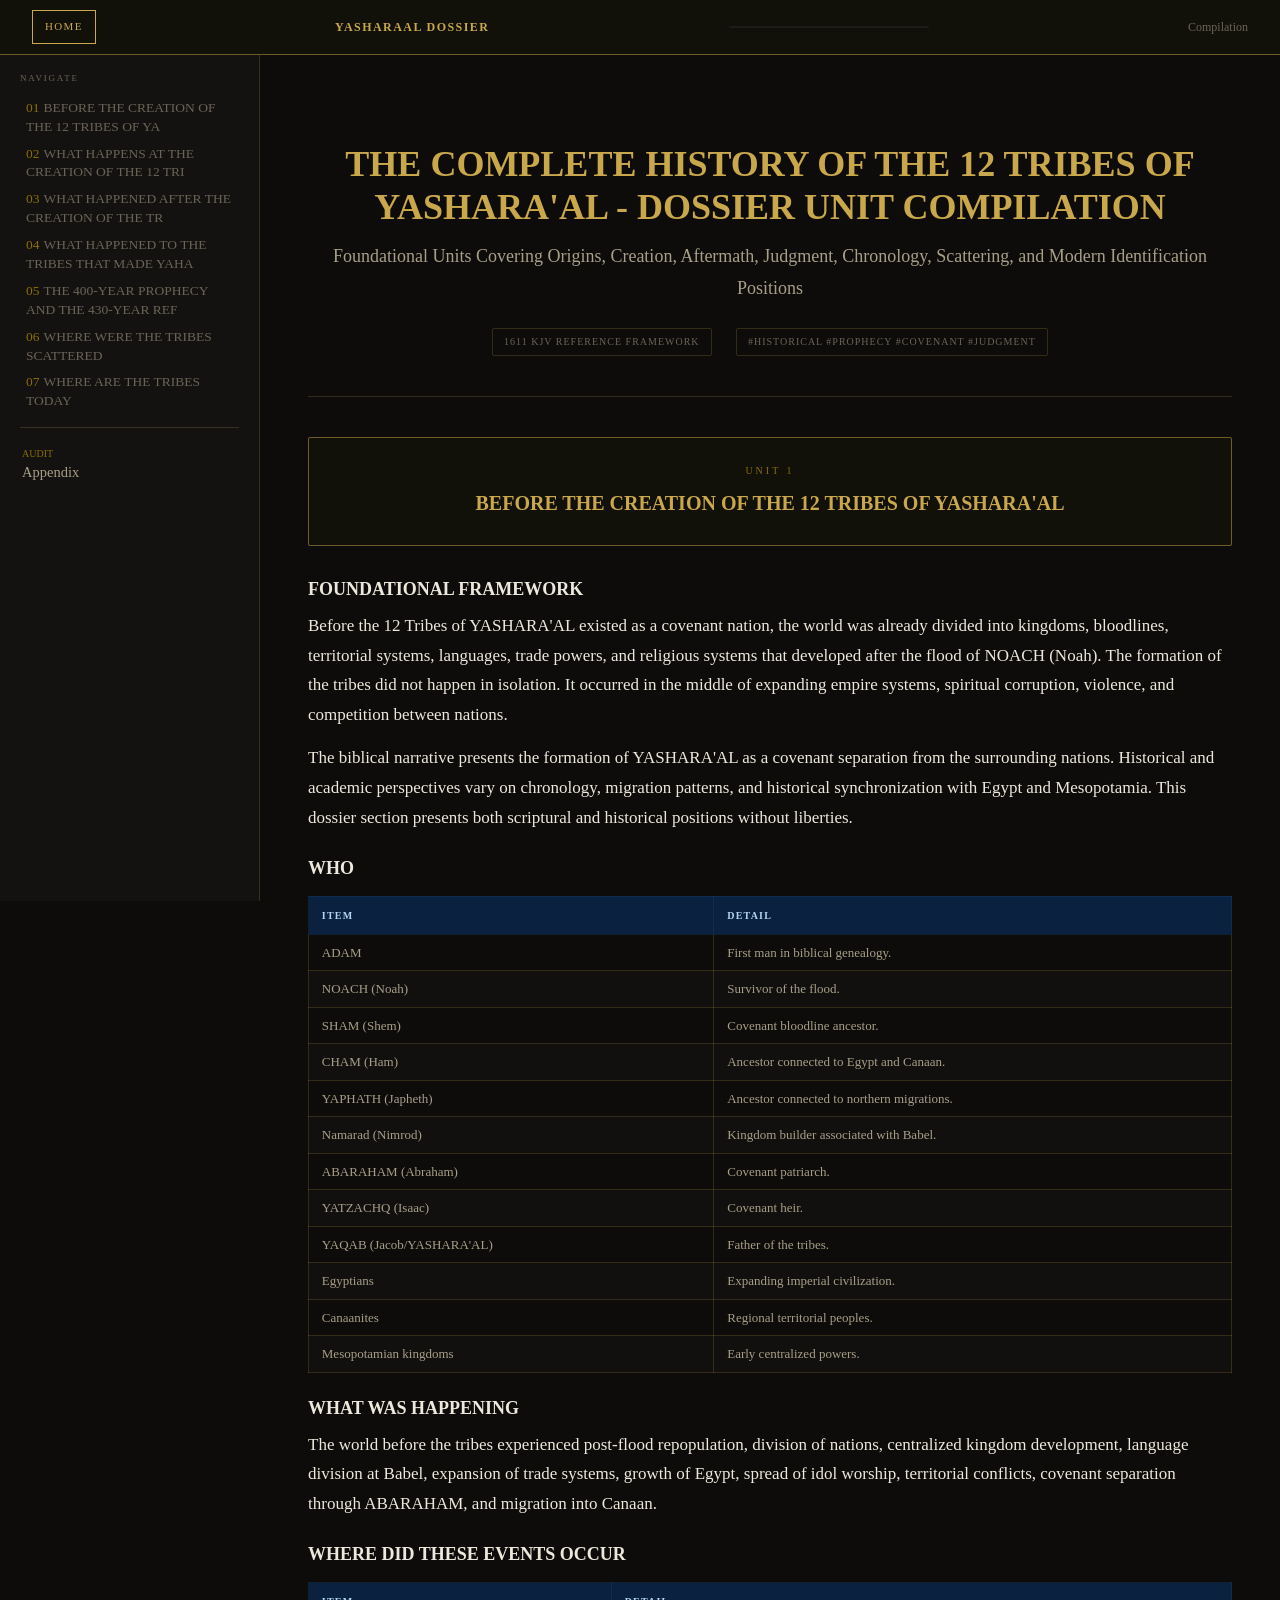
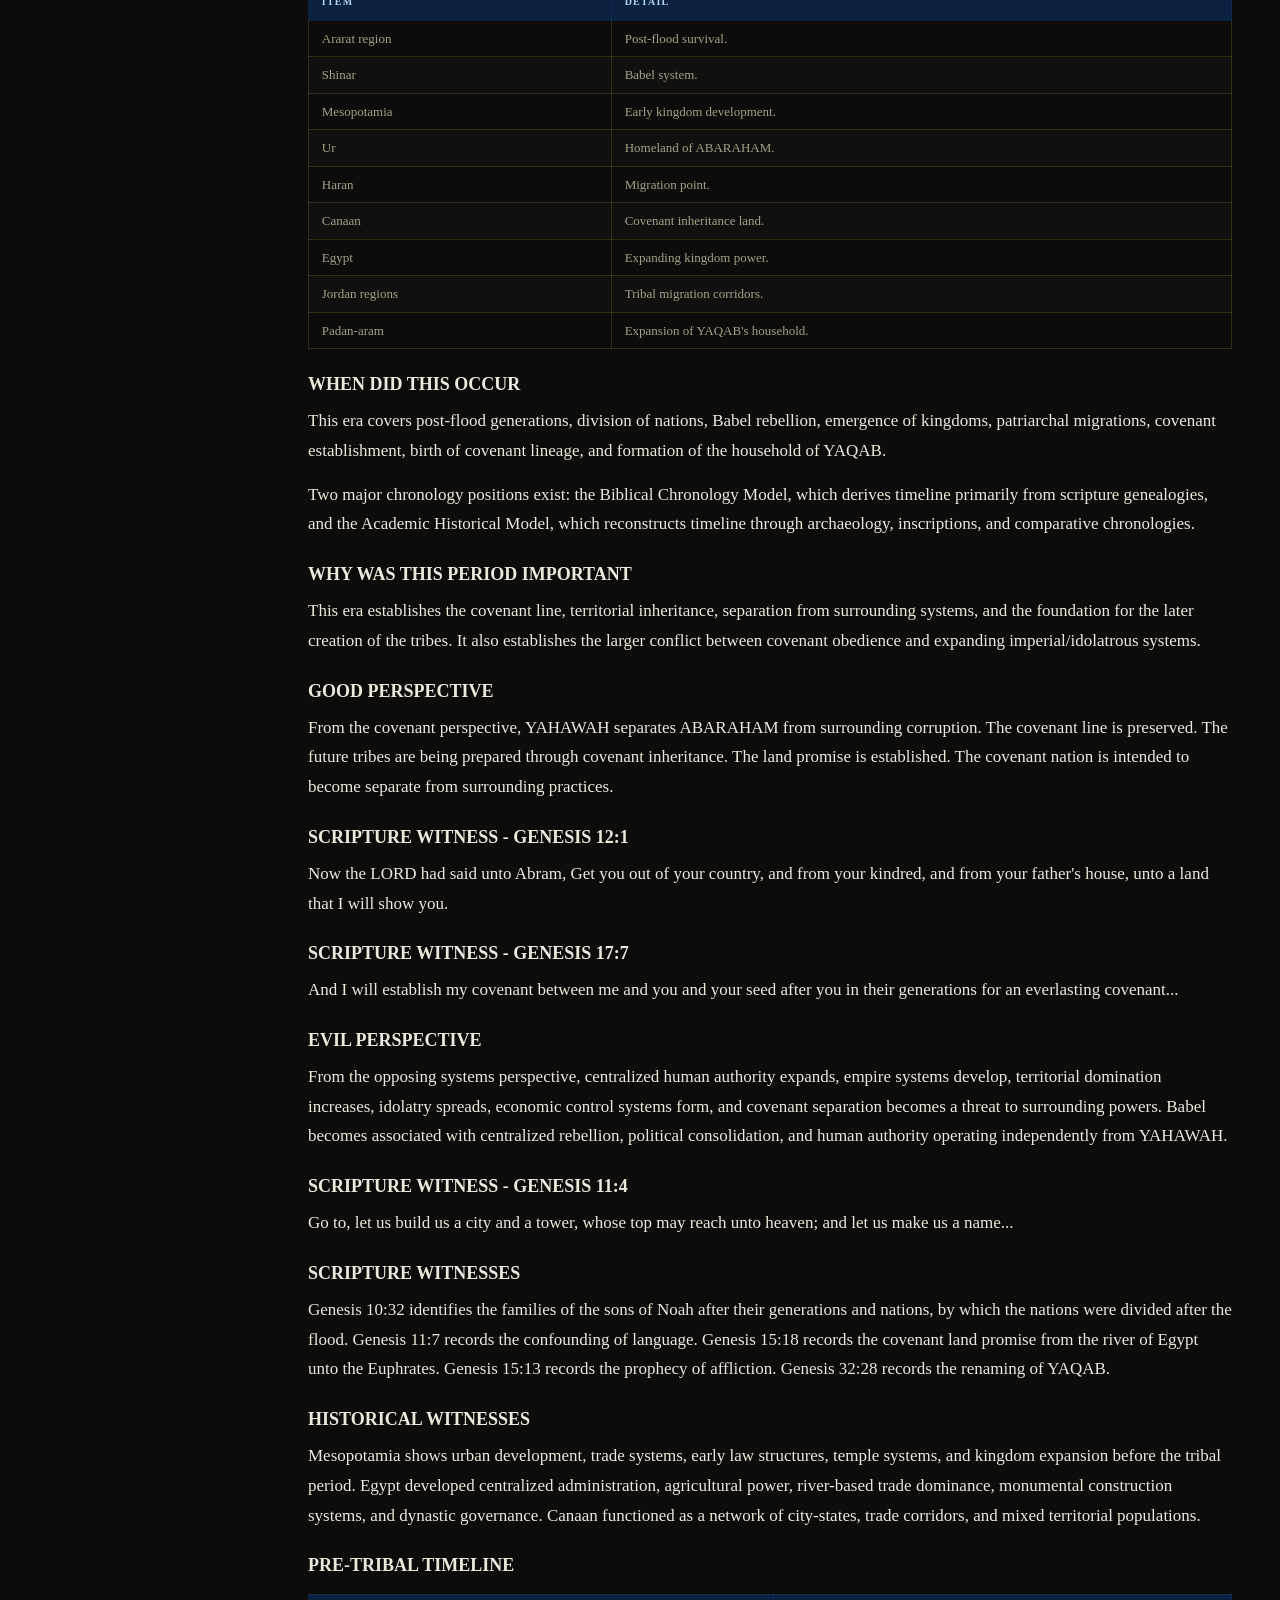
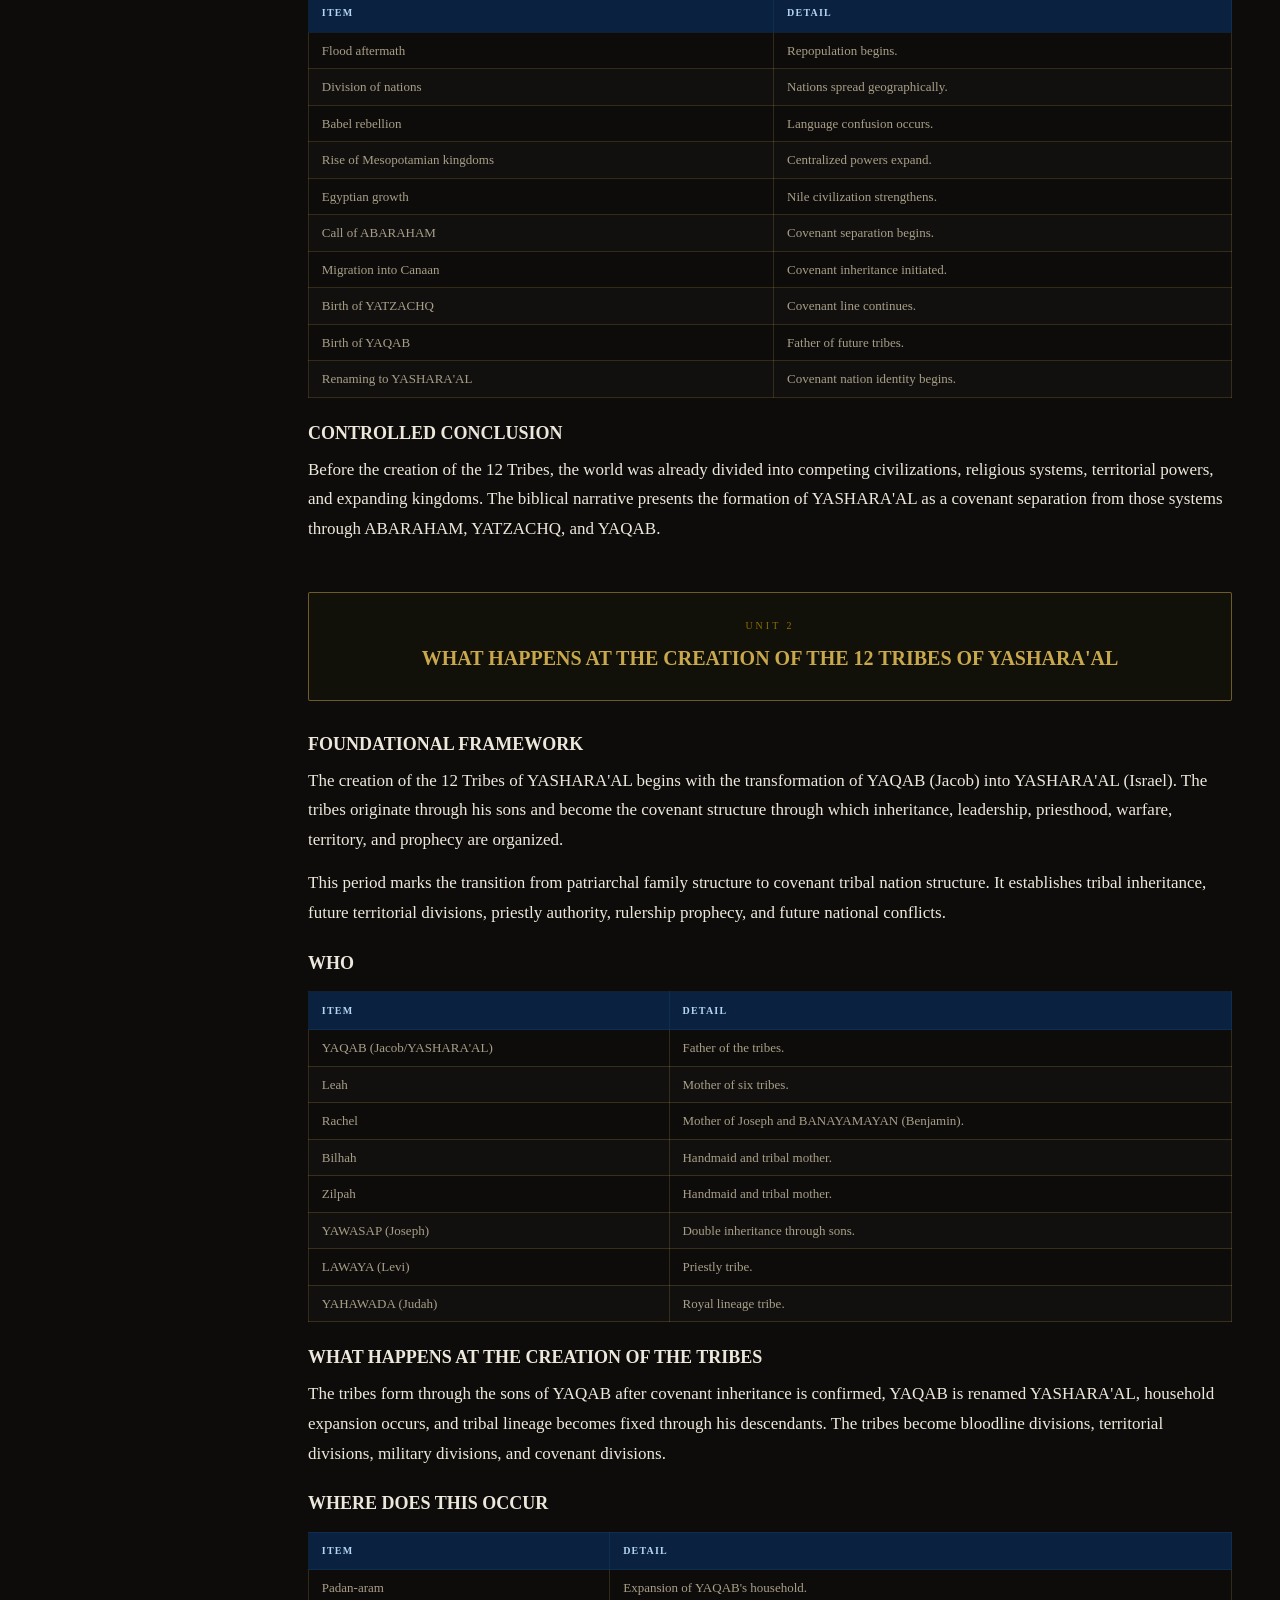
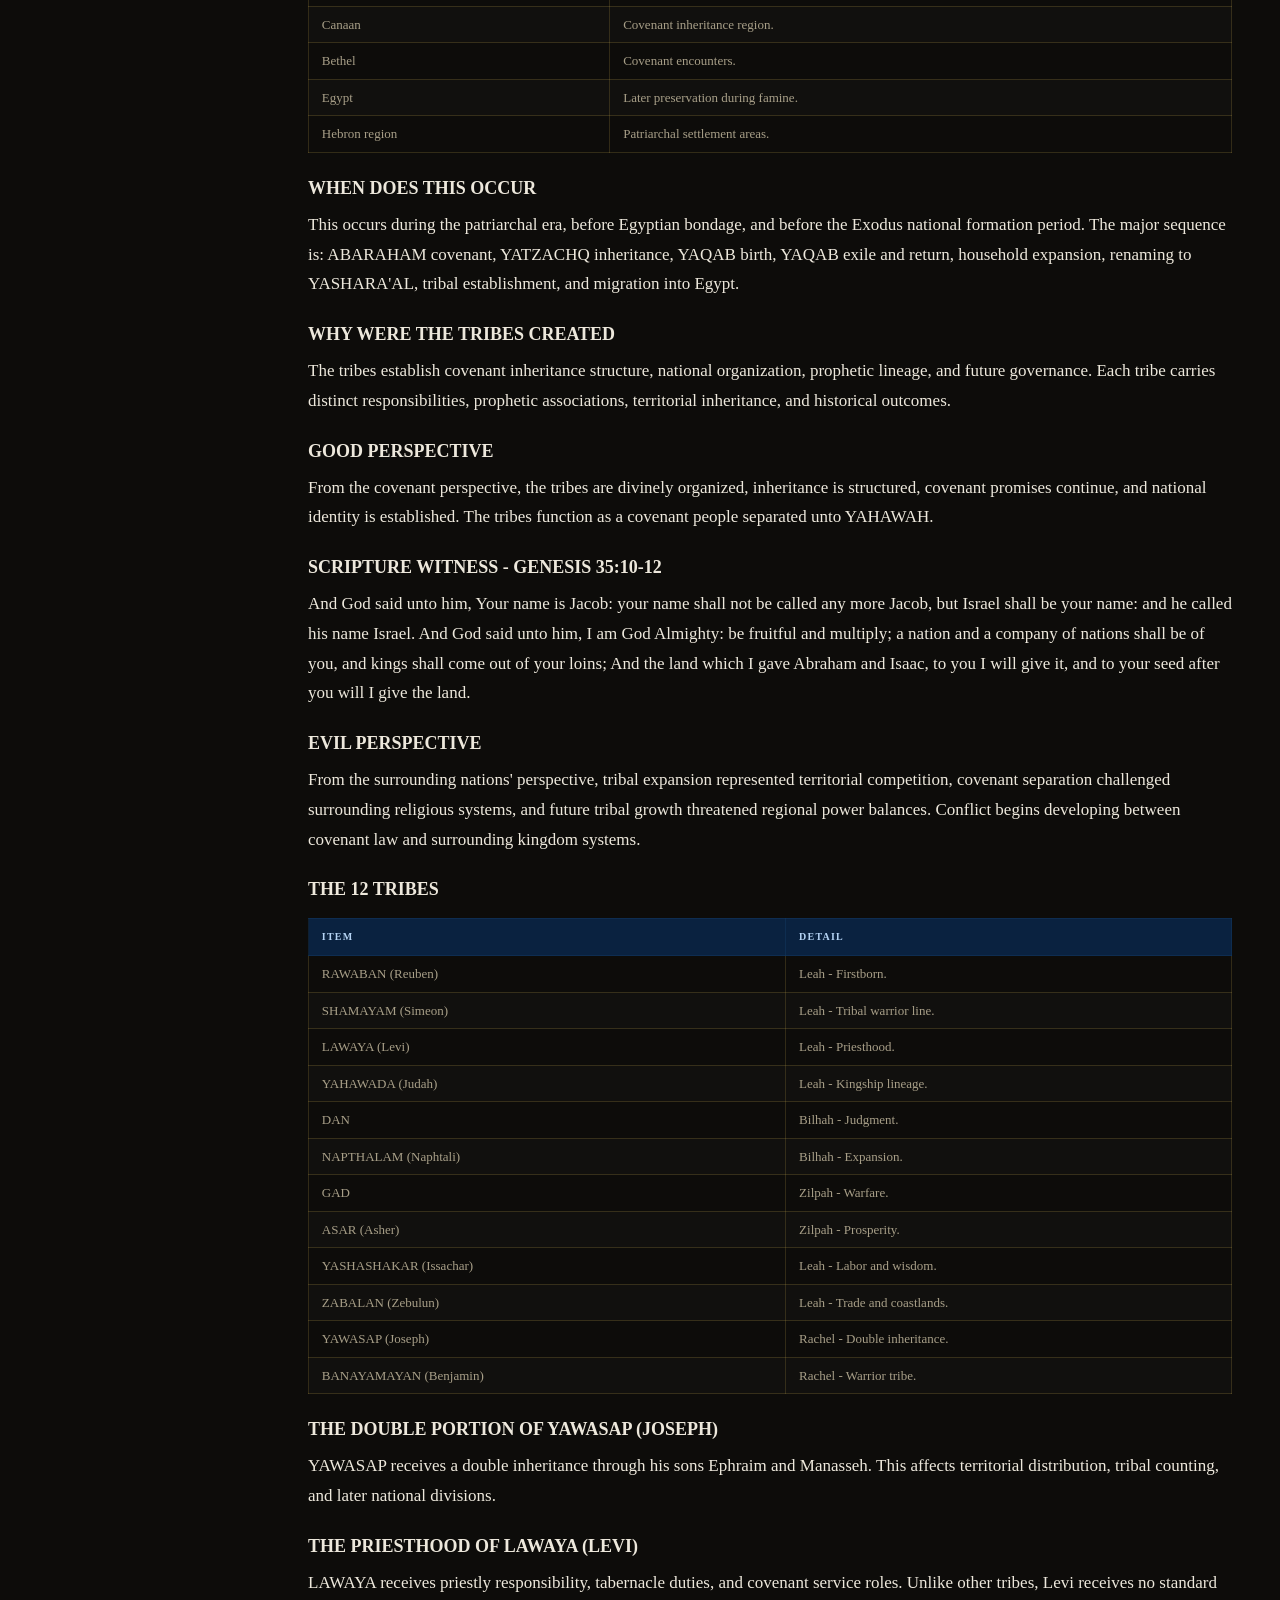
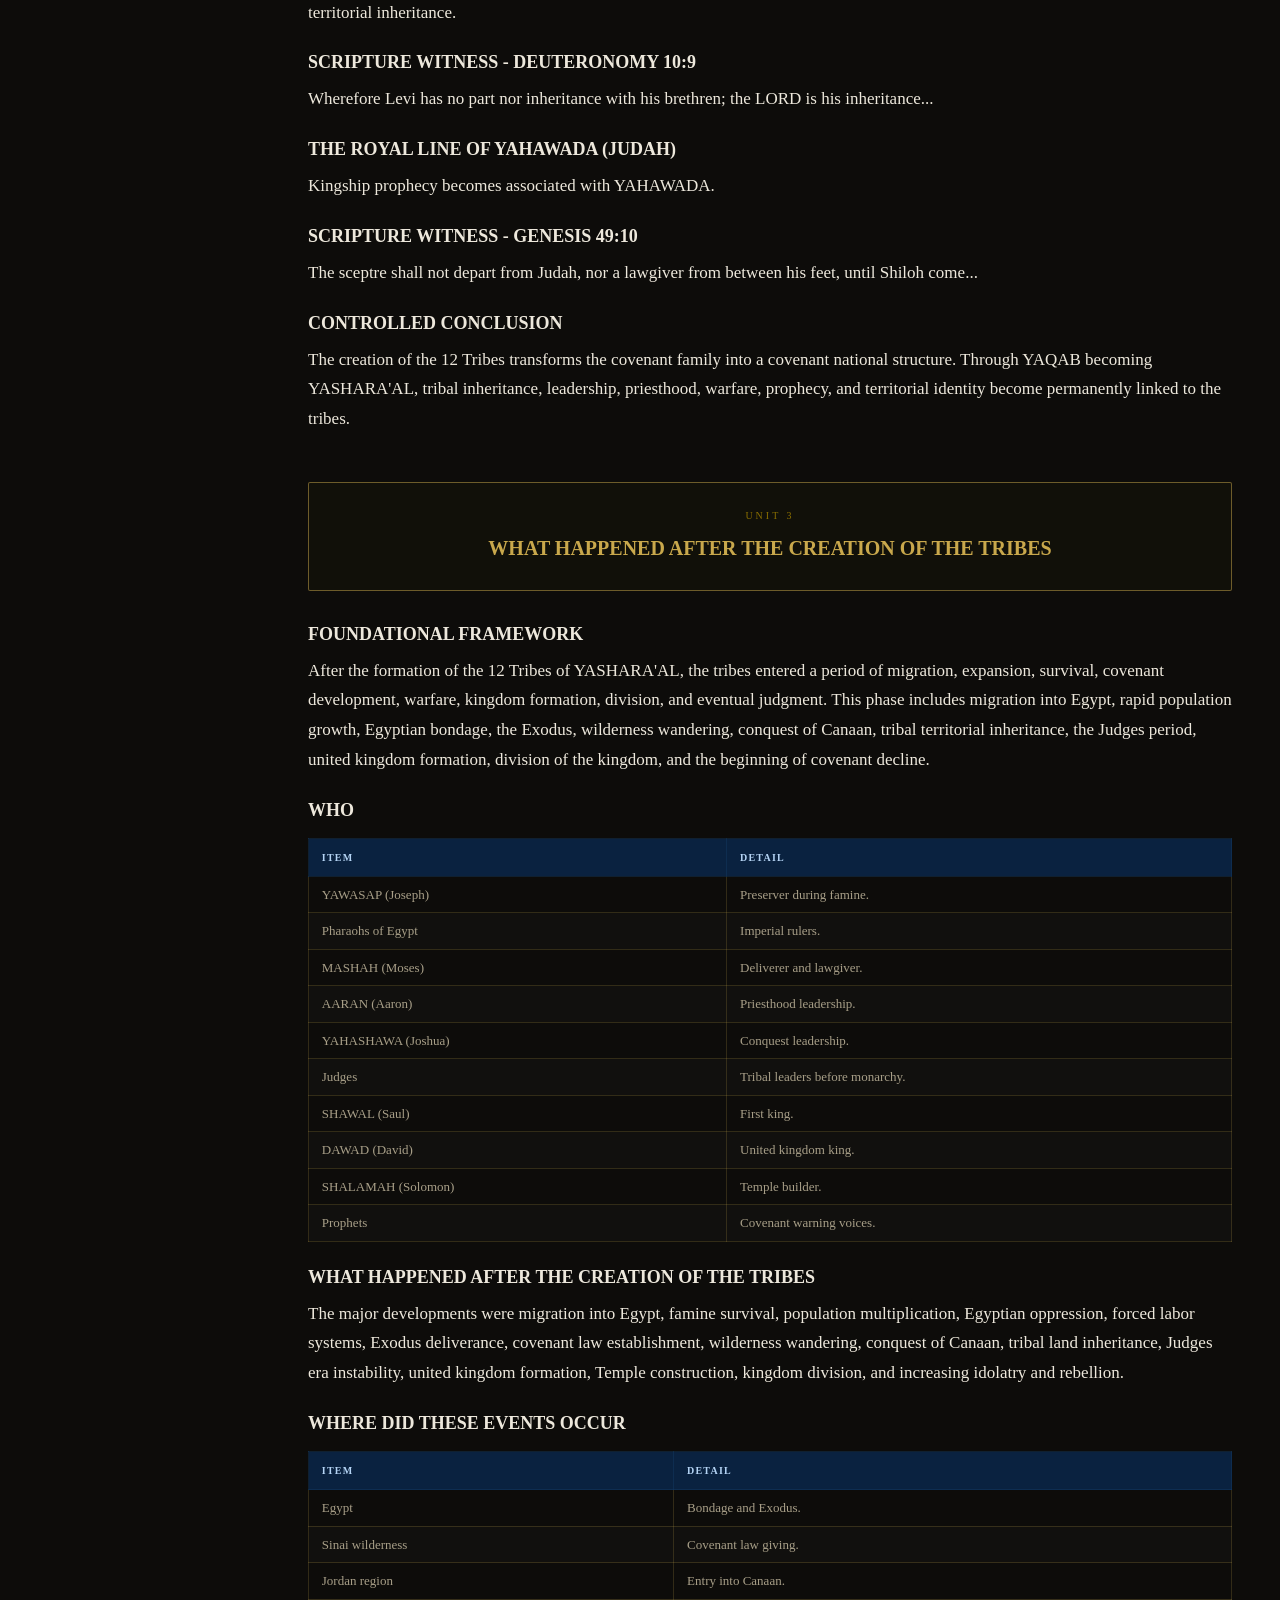
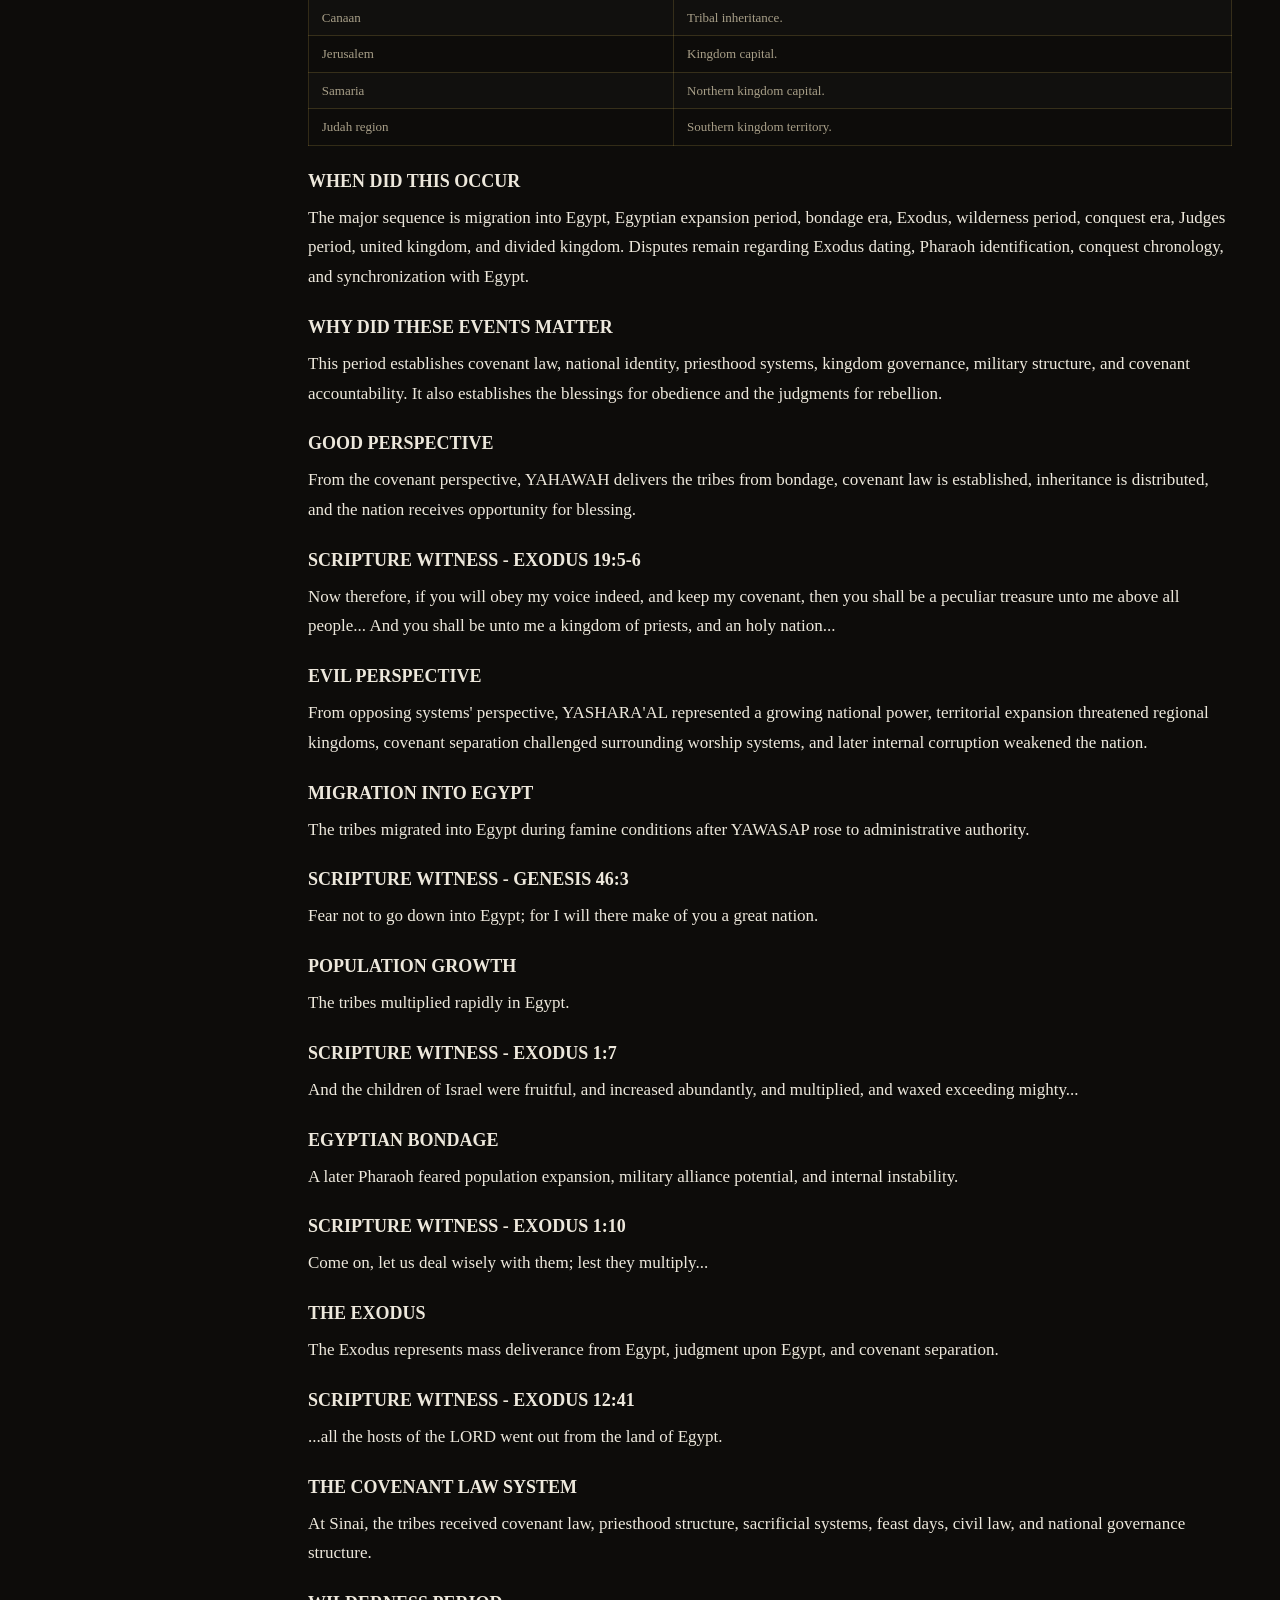
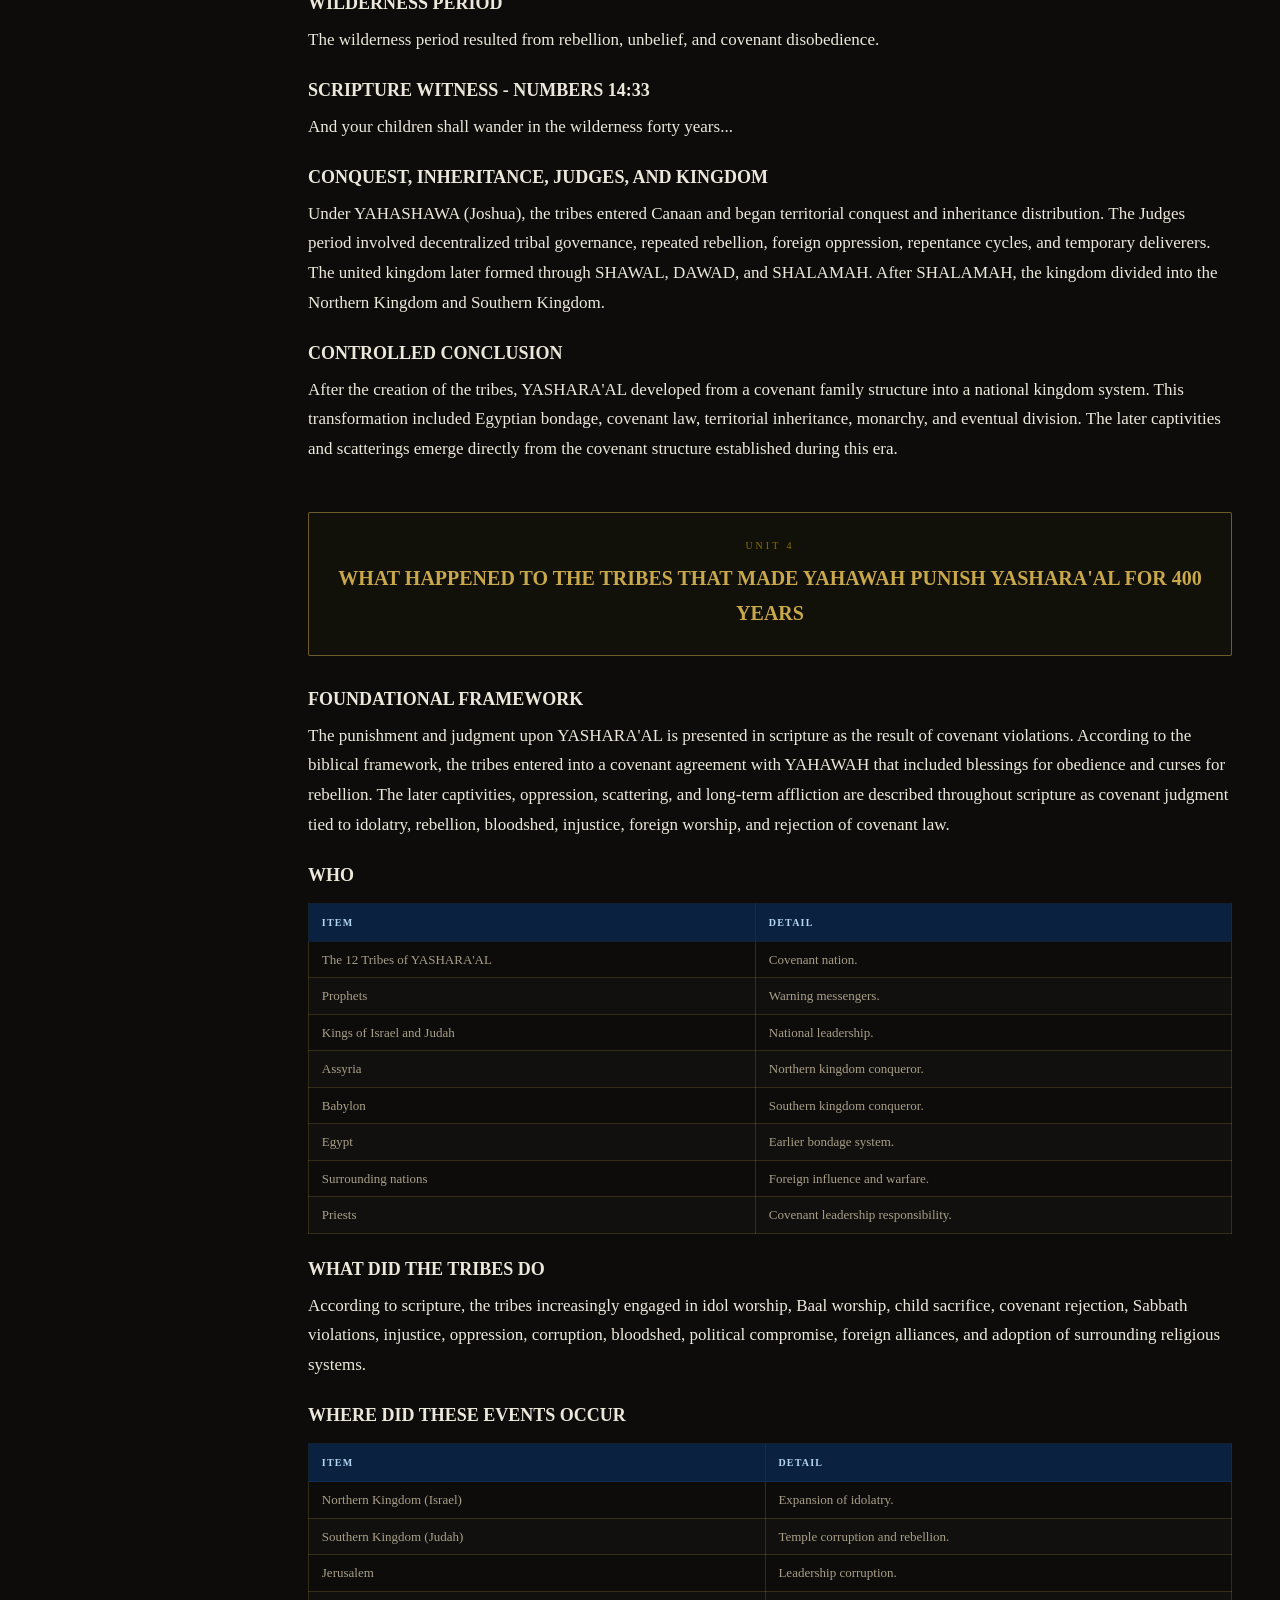
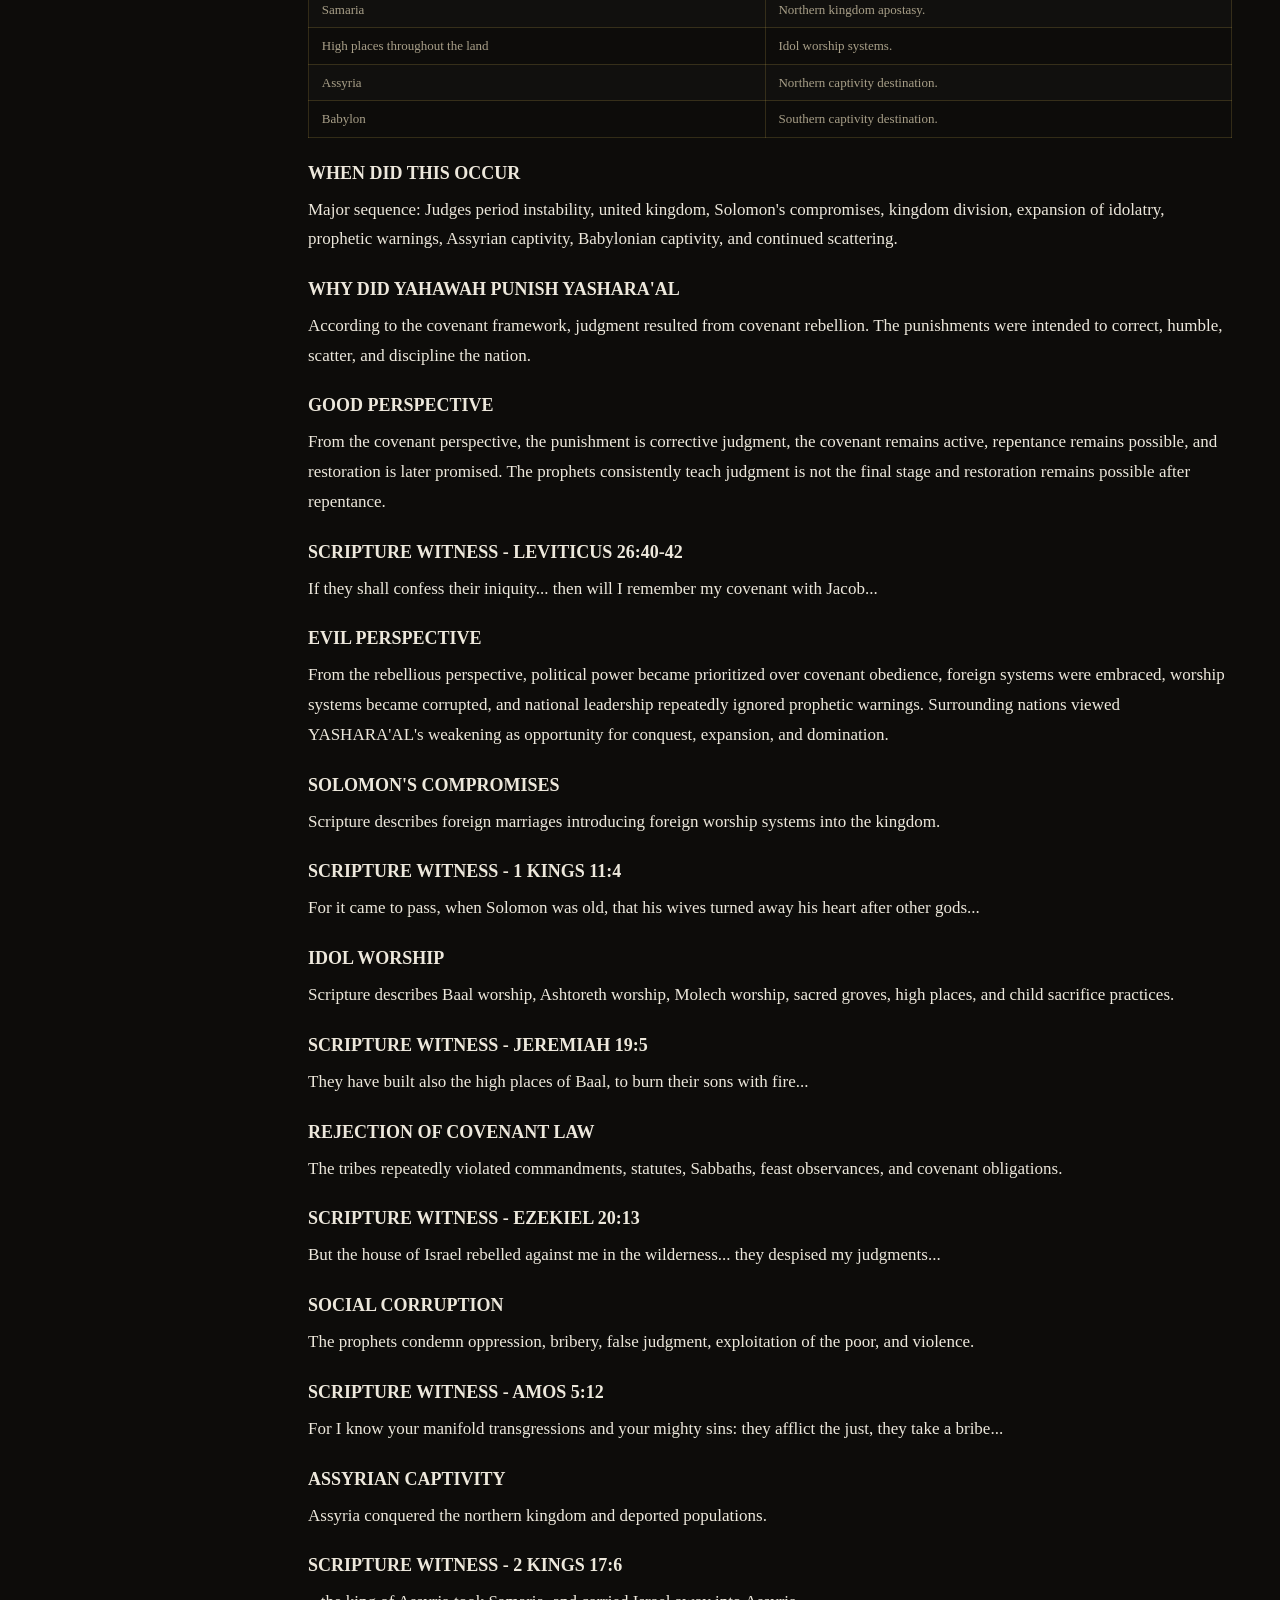
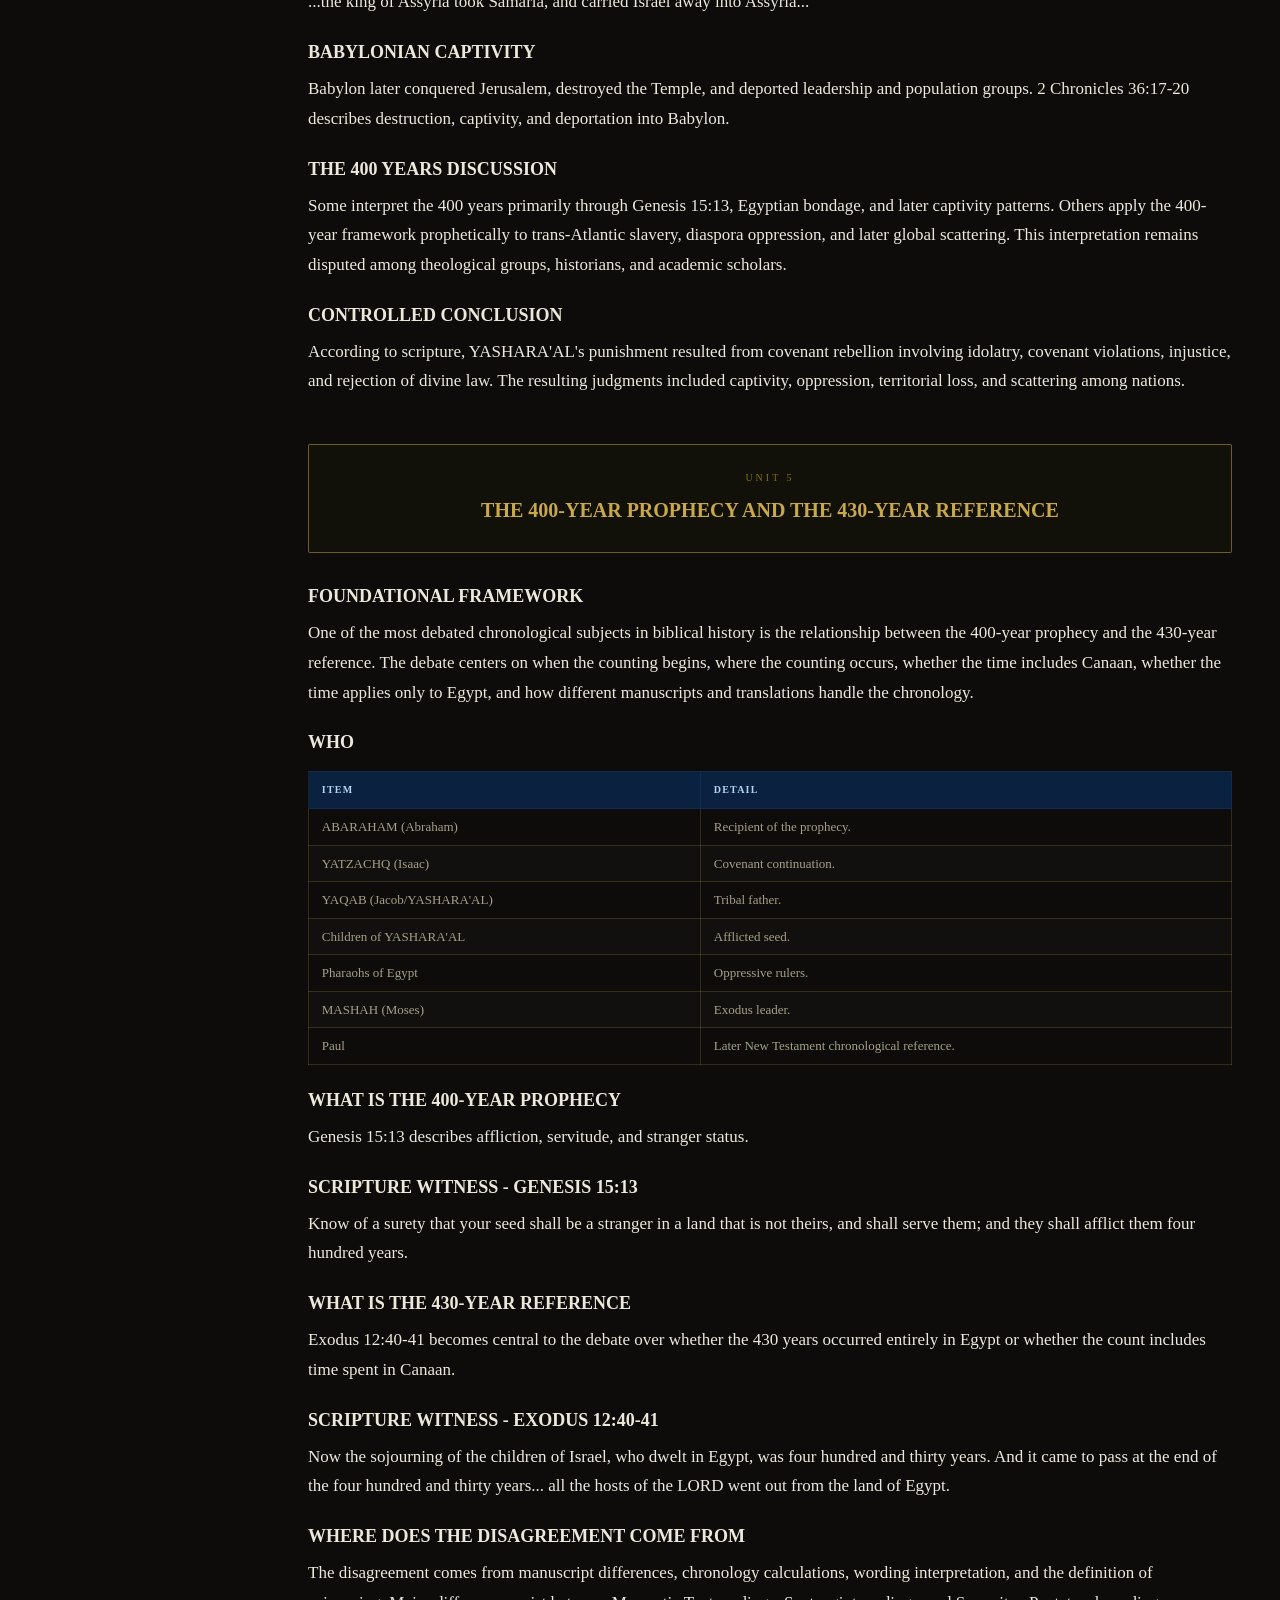
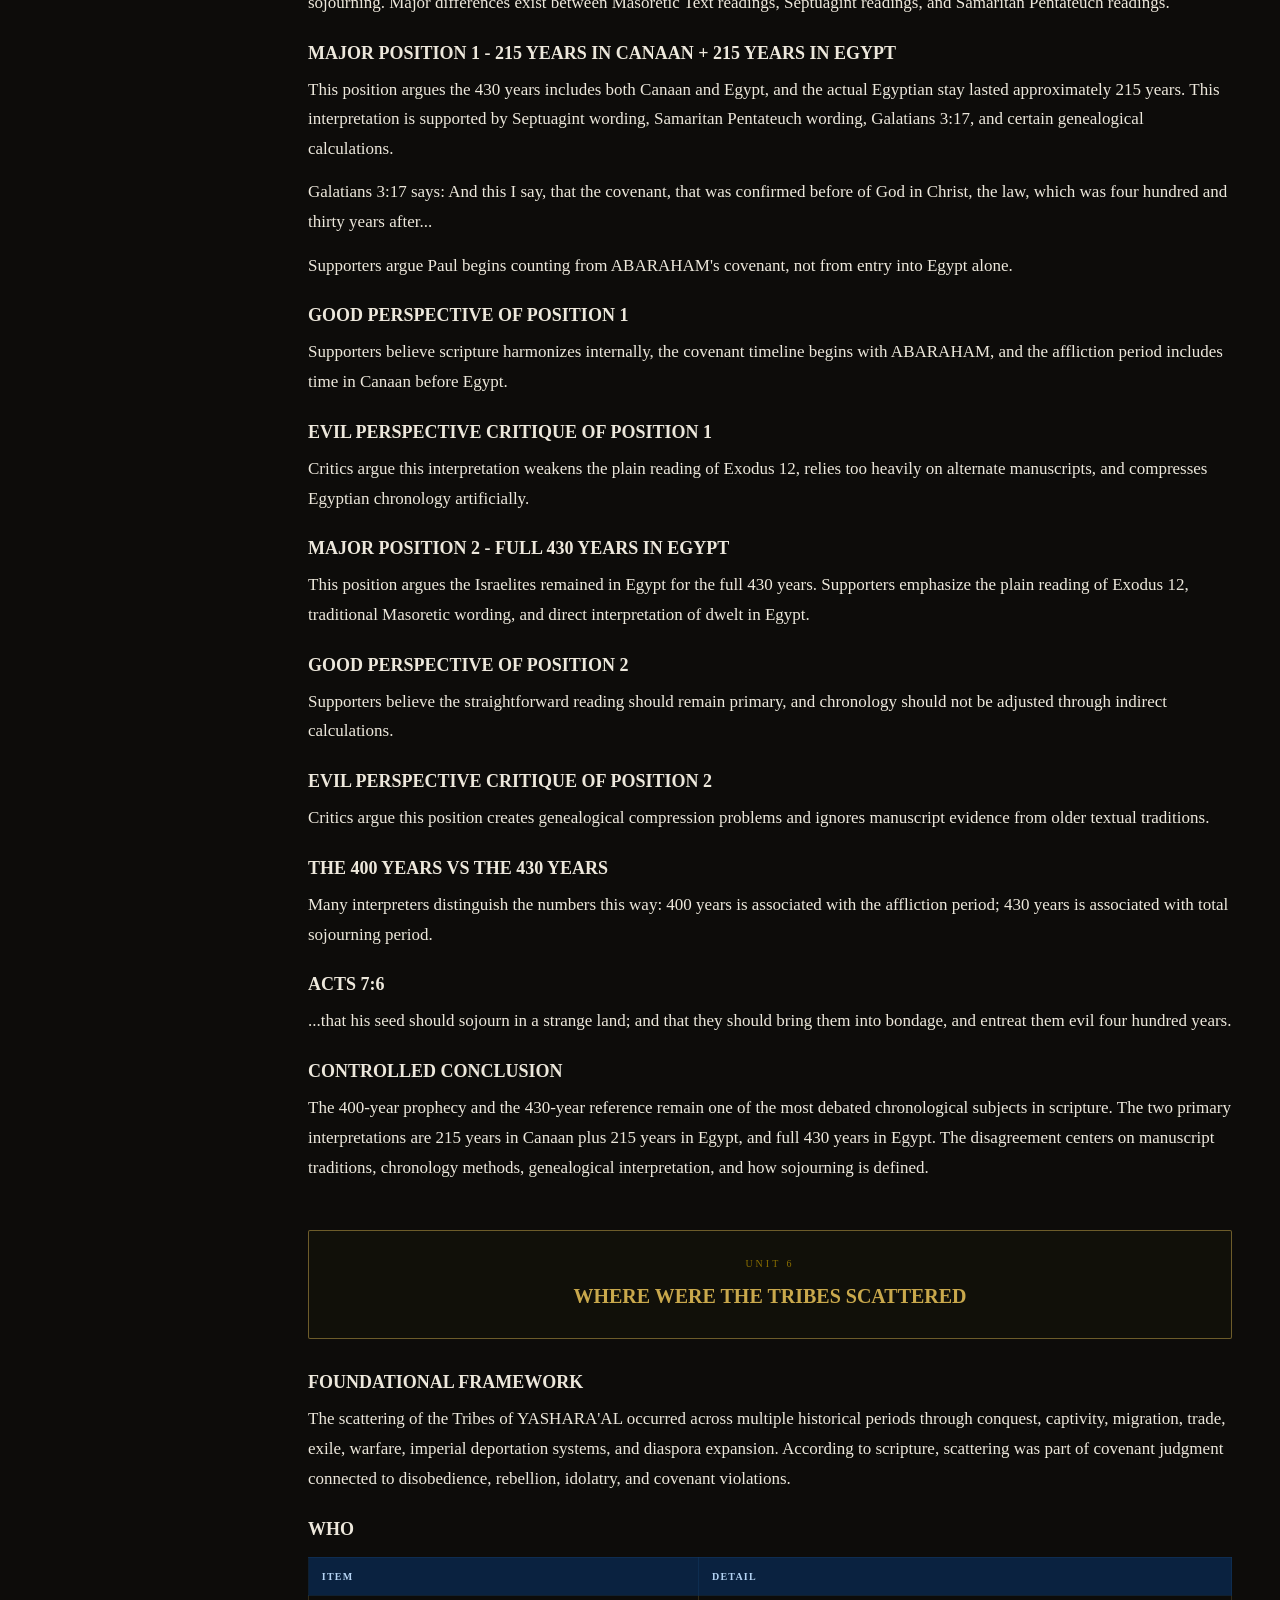
<file: dossiers/YASHARAAL 12 TRIBES COMPILATION.html>
<!DOCTYPE html>
<html lang="en"><head><meta charset="UTF-8"><meta name="viewport" content="width=device-width, initial-scale=1.0"><title>THE COMPLETE HISTORY OF THE 12 TRIBES OF YASHARA&#x27;AL - DOSSIER UNIT COMPILATION</title><style>
:root {
  --gold: #C9A84C;
  --gold-dim: #8B6F00;
  --gold-bright: #E8C560;
  --bg-page: #0D0C0A;
  --bg-section: #131210;
  --bg-card: #1A1816;
  --bg-scripture: #1E1B14;
  --bg-divider: #111009;
  --text-primary: #EDE8DC;
  --text-secondary: #A89F88;
  --text-muted: #6B6456;
  --border: rgba(201,168,76,0.2);
  --border-bright: rgba(201,168,76,0.5);
  --tag-bg: rgba(201,168,76,0.08);
  --red-accent: #8B2020;
  --teal-accent: #1B5E5E;
}
* { margin:0; padding:0; box-sizing:border-box; }
html { scroll-padding-top: 64px; }
body { font-family:'Crimson Pro',Georgia,serif; background:var(--bg-page); color:var(--text-primary); font-size:17px; line-height:1.75; }
.site-header { position:sticky; top:0; z-index:100; background:var(--bg-divider); border-bottom:1px solid var(--border-bright); padding:0 2rem; }
.site-header-inner { max-width:1280px; margin:0 auto; display:flex; align-items:center; justify-content:space-between; height:54px; gap:1rem; }
.home-link{
    display:inline-flex;
    align-items:center;
    justify-content:center;
    padding:6px 12px;
    border:1px solid var(--gold);
    color:var(--gold);
    text-decoration:none;
    font-family:'Cinzel',serif;
    font-size:11px;
    letter-spacing:.12em;
    white-space:nowrap;
    transition:.2s;
}
.home-link:hover{
    background:rgba(201,168,76,.12);
}

.site-title { font-family:'Cinzel',serif; font-size:12px; font-weight:600; color:var(--gold); letter-spacing:0.12em; white-space:nowrap; flex-shrink:0; }
.progress-bar-wrap { flex:1; height:2px; background:rgba(255,255,255,0.05); border-radius:2px; overflow:hidden; max-width:200px; }
.progress-bar-fill { height:100%; background:var(--gold); width:0%; transition:width 0.3s ease; }
.section-indicator { font-size:12px; color:var(--text-muted); white-space:nowrap; min-width:80px; text-align:right; }
.layout { max-width:1280px; margin:0 auto; display:grid; grid-template-columns:260px 1fr; min-height:calc(100vh - 54px); }
.sidebar { position:sticky; top:54px; height:calc(100vh - 54px); overflow-y:auto; background:var(--bg-section); border-right:1px solid var(--border); padding:1rem 0; scrollbar-width:thin; scrollbar-color:var(--gold-dim) transparent; }
.sidebar::-webkit-scrollbar { width:3px; }
.sidebar::-webkit-scrollbar-thumb { background:var(--gold-dim); }
.nav-label { font-family:'Cinzel',serif; font-size:9px; letter-spacing:0.2em; color:var(--text-muted); padding:0 1.25rem; margin-bottom:0.5rem; text-transform:uppercase; }
.nav-item { display:block; padding:0.45rem 1.25rem; font-size:14.5px; color:var(--text-secondary); text-decoration:none; border-left:2px solid transparent; transition:all 0.2s; cursor:pointer; line-height:1.4; }
.nav-item:hover { color:var(--text-primary); background:rgba(201,168,76,0.05); }
.nav-item.active { color:var(--gold); border-left-color:var(--gold); background:rgba(201,168,76,0.06); }
.nav-item .nav-num { font-family:'Cinzel',serif; font-size:10px; color:var(--gold-dim); display:block; margin-bottom:1px; }
.nav-divider { height:1px; background:var(--border); margin:0.75rem 1.25rem; }
.nav-sub { padding:0.3rem 1.25rem 0.3rem 1.5rem; font-size:15px; color:var(--text-muted); cursor:pointer; display:block; border-left:2px solid transparent; transition:all 0.2s; line-height:1.4; }
.nav-sub:hover { color:var(--text-secondary); background:rgba(201,168,76,0.03); }
.nav-sub.active { color:var(--gold-dim); border-left-color:var(--gold-dim); }
.entry-nav { font-size:13.5px !important; padding:0.25rem 1.25rem 0.25rem 1.5rem !important; }
.main { padding:2.5rem 3rem 6rem; overflow-x:hidden; }
.title-block { text-align:center; padding:3rem 0 2.5rem; border-bottom:1px solid var(--border); margin-bottom:2.5rem; }
.dossier-eyebrow { font-family:'Cinzel',serif; font-size:10px; letter-spacing:0.3em; color:var(--gold); margin-bottom:1.5rem; display:block; }
.dossier-title { font-family:'Cinzel',serif; font-size:36px; font-weight:700; color:var(--gold); line-height:1.2; margin-bottom:0.75rem; }
.dossier-subtitle { font-family:'Playfair Display',serif; font-size:18px; color:var(--text-secondary); margin-bottom:1.5rem; }
.dossier-meta { display:flex; justify-content:center; gap:1.5rem; flex-wrap:wrap; }
.meta-pill { font-size:10px; font-family:'Cinzel',serif; letter-spacing:0.1em; color:var(--text-muted); border:1px solid var(--border); padding:0.25rem 0.7rem; border-radius:2px; }
.doc-section { margin-bottom:3rem; opacity:0; transform:translateY(16px); transition:opacity 0.5s ease,transform 0.5s ease; scroll-margin-top:64px; }
.doc-section.visible { opacity:1; transform:none; }
.section-divider { background:var(--bg-divider); border:1px solid var(--border-bright); border-radius:2px; text-align:center; padding:1.5rem; margin-bottom:2rem; }
.section-num { font-family:'Cinzel',serif; font-size:10px; letter-spacing:0.3em; color:var(--gold-dim); margin-bottom:0.4rem; display:block; }
.section-title { font-family:'Cinzel',serif; font-size:20px; font-weight:700; color:var(--gold); }
.h1 { font-family:'Playfair Display',serif; font-size:24px; font-weight:700; color:var(--gold); margin:2rem 0 0.5rem; padding-bottom:0.4rem; border-bottom:1px solid var(--border); line-height:1.3; }
.h2 { font-family:'Playfair Display',serif; font-size:18px; font-weight:600; color:var(--text-primary); margin:1.5rem 0 0.6rem; line-height:1.3; }
p { margin-bottom:0.85rem; color:var(--text-primary); }
.tags { margin:0.5rem 0 1.25rem; display:flex; gap:0.5rem; flex-wrap:wrap; }
.tag { font-family:'Cinzel',serif; font-size:9.5px; letter-spacing:0.15em; color:var(--gold); background:var(--tag-bg); border:1px solid var(--border); padding:0.2rem 0.6rem; border-radius:2px; }
.callout { background:var(--bg-card); border-left:4px solid var(--gold); padding:1.25rem 1.5rem; margin:1.5rem 0; font-size:16px; line-height:1.8; color:var(--text-primary); }
.table-wrap { overflow-x:auto; margin:1rem 0; }
table { width:100%; border-collapse:collapse; font-size:13px; }
th { background:#0A2240; color:#B5D4F4; font-family:'Cinzel',serif; font-size:10px; letter-spacing:0.12em; padding:0.6rem 0.8rem; text-align:left; border:1px solid rgba(21,63,106,0.4); font-weight:600; }
td { padding:0.5rem 0.8rem; border:1px solid var(--border); color:var(--text-secondary); vertical-align:top; line-height:1.5; font-size:13px; }
tr:nth-child(even) td { background:rgba(255,255,255,0.015); }
tr:hover td { background:rgba(201,168,76,0.03); }
.def-row { display:grid; grid-template-columns:180px 160px 1fr; gap:0; }
.def-row > div { padding:0.6rem 0.8rem; border:1px solid var(--border); font-size:13.5px; }
.def-row:first-child > div { background:#0A2240; color:#B5D4F4; font-family:'Cinzel',serif; font-size:10.5px; letter-spacing:0.1em; font-weight:600; }
.def-row:nth-child(even) > div { background:rgba(255,255,255,0.015); }
.def-term { color:var(--gold); font-family:'Cinzel',serif; font-size:12px; letter-spacing:0.08em; }
.def-pron { color:var(--text-muted); }
.def-def { color:var(--text-secondary); }
.scripture-wrap { margin:1.25rem 0; }
.scripture-toggle { width:100%; background:none; border:none; text-align:left; cursor:pointer; padding:0.6rem 0.9rem; display:flex; align-items:center; justify-content:space-between; gap:0.5rem; border-left:3px solid var(--gold-dim); background:rgba(201,168,76,0.04); transition:background 0.2s; }
.scripture-toggle:hover { background:rgba(201,168,76,0.08); }
.scripture-ref-label { font-family:'Cinzel',serif; font-size:12px; letter-spacing:0.1em; color:var(--gold); }
.scripture-chevron { font-size:12px; color:var(--gold-dim); transition:transform 0.25s; flex-shrink:0; }
.scripture-toggle.open .scripture-chevron { transform:rotate(180deg); }
.scripture-body { display:none; background:var(--bg-scripture); border-left:3px solid var(--gold); padding:1rem 1.25rem; font-size:16px; line-height:1.8; color:var(--text-primary); margin-top:1px; }
.scripture-body.open { display:block; }
/* ENTRY CARDS */
.entries-container { display:flex; flex-direction:column; gap:0.5rem; }
.entry-card { border:1px solid var(--border); border-radius:2px; overflow:hidden; scroll-margin-top:64px; }
.entry-header { display:flex; align-items:center; justify-content:space-between; padding:1rem 1.25rem; cursor:pointer; background:var(--bg-card); transition:background 0.2s; gap:1rem; }
.entry-header:hover { background:rgba(201,168,76,0.05); }
.entry-header.open { background:rgba(201,168,76,0.07); border-bottom:1px solid var(--border); }
.entry-num-title { display:flex; align-items:center; gap:0.75rem; }
.entry-num { font-family:'Cinzel',serif; font-size:24px; color:var(--border-bright); min-width:44px; line-height:1; }
.entry-title { font-family:'Playfair Display',serif; font-size:17px; font-weight:600; color:var(--text-primary); line-height:1.3; }
.entry-ref-toggle { display:flex; align-items:center; gap:0.75rem; flex-shrink:0; }
.entry-ref { font-family:'Cinzel',serif; font-size:10.5px; letter-spacing:0.08em; color:var(--gold-dim); }
.entry-chevron { font-size:14px; color:var(--gold-dim); transition:transform 0.25s; }
.entry-header.open .entry-chevron { transform:rotate(180deg); }
.entry-body { display:none; padding:1.5rem 1.5rem 2rem; background:var(--bg-section); }
.entry-body.open { display:block; }
.scripture-block { background:var(--bg-scripture); border-left:4px solid var(--gold); padding:1rem 1.25rem; margin-bottom:1.5rem; }
.scripture-label { font-family:'Cinzel',serif; font-size:11px; letter-spacing:0.12em; color:var(--gold); margin-bottom:0.5rem; }
.scripture-text { font-size:16.5px; line-height:1.8; color:var(--text-primary); }
.subsection { margin:1.5rem 0; }
.subsec-title { font-family:'Cinzel',serif; font-size:10px; letter-spacing:0.2em; color:var(--gold-dim); border-bottom:1px solid var(--border); padding-bottom:0.4rem; margin-bottom:1rem; }
.phrase-block { margin-bottom:1.25rem; padding:0.9rem 1rem; background:var(--bg-card); border-left:3px solid var(--teal-accent); }
.phrase-title { font-family:'Playfair Display',serif; font-size:15.5px; font-weight:600; color:var(--text-primary); margin-bottom:0.4rem; }
.phrase-meaning { font-size:15px; color:var(--text-secondary); line-height:1.7; }
.coverage-list { list-style:none; padding:0; }
.coverage-list li { padding:0.3rem 0; border-bottom:1px solid rgba(201,168,76,0.08); color:var(--text-secondary); font-size:14.5px; }
.coverage-list li::before { content:"→ "; color:var(--gold-dim); }
.nations-section { background:rgba(139,32,32,0.05); border:1px solid rgba(139,32,32,0.2); padding:1.25rem; border-radius:2px; margin-top:1.5rem; }
.nation-block { margin-bottom:1.25rem; padding-bottom:1rem; border-bottom:1px solid var(--border); }
.nation-block:last-child { border-bottom:none; }
.nation-name { font-family:'Cinzel',serif; font-size:12px; font-weight:600; color:var(--red-accent); letter-spacing:0.1em; margin-bottom:0.4rem; }
.nations-note { color:var(--text-secondary); font-size:15px; border-left:3px solid var(--red-accent); padding:0.5rem 0.75rem; margin:0.5rem 0; background:var(--bg-card); }
.scroll-top { position:fixed; bottom:2rem; right:2rem; background:var(--bg-card); border:1px solid var(--border-bright); color:var(--gold); width:40px; height:40px; border-radius:2px; cursor:pointer; display:flex; align-items:center; justify-content:center; font-size:18px; opacity:0; transition:opacity 0.3s; z-index:200; }
.scroll-top.visible { opacity:1; }
.scroll-top:hover { background:rgba(201,168,76,0.1); }
@media (max-width:480px) {
  .layout { grid-template-columns:1fr; }
  .sidebar { display:none; }
  .main { padding:1.5rem 1rem 4rem; }
  .dossier-title { font-size:26px; }
  .entry-header { flex-direction:column; align-items:flex-start; }
  .def-row { grid-template-columns:1fr; }
}
</style></head><body>
<header class="site-header"><div class="site-header-inner"><a href="../index.html" class="home-link">HOME</a><span class="site-title">YASHARAAL DOSSIER</span><div class="progress-bar-wrap"><div class="progress-bar-fill" id="progressFill"></div></div><span class="section-indicator" id="sectionIndicator">Compilation</span></div></header>
<div class="layout"><nav class="sidebar"><div class="nav-label">Navigate</div><a class="nav-sub entry-nav" onclick="scrollToAnchor('unit-1')"><span style="color:var(--gold-dim);margin-right:4px;">01</span>BEFORE THE CREATION OF THE 12 TRIBES OF YA</a>
<a class="nav-sub entry-nav" onclick="scrollToAnchor('unit-2')"><span style="color:var(--gold-dim);margin-right:4px;">02</span>WHAT HAPPENS AT THE CREATION OF THE 12 TRI</a>
<a class="nav-sub entry-nav" onclick="scrollToAnchor('unit-3')"><span style="color:var(--gold-dim);margin-right:4px;">03</span>WHAT HAPPENED AFTER THE CREATION OF THE TR</a>
<a class="nav-sub entry-nav" onclick="scrollToAnchor('unit-4')"><span style="color:var(--gold-dim);margin-right:4px;">04</span>WHAT HAPPENED TO THE TRIBES THAT MADE YAHA</a>
<a class="nav-sub entry-nav" onclick="scrollToAnchor('unit-5')"><span style="color:var(--gold-dim);margin-right:4px;">05</span>THE 400-YEAR PROPHECY AND THE 430-YEAR REF</a>
<a class="nav-sub entry-nav" onclick="scrollToAnchor('unit-6')"><span style="color:var(--gold-dim);margin-right:4px;">06</span>WHERE WERE THE TRIBES SCATTERED</a>
<a class="nav-sub entry-nav" onclick="scrollToAnchor('unit-7')"><span style="color:var(--gold-dim);margin-right:4px;">07</span>WHERE ARE THE TRIBES TODAY</a><div class="nav-divider"></div><a class="nav-item" onclick="scrollToAnchor('audit')"><span class="nav-num">AUDIT</span>Appendix</a></nav><main class="main"><div class="title-block"><h1 class="dossier-title">THE COMPLETE HISTORY OF THE 12 TRIBES OF YASHARA&#x27;AL - DOSSIER UNIT COMPILATION</h1><div class="dossier-subtitle">Foundational Units Covering Origins, Creation, Aftermath, Judgment, Chronology, Scattering, and Modern Identification Positions</div><div class="dossier-meta"><span class="meta-pill">1611 KJV REFERENCE FRAMEWORK</span><span class="meta-pill">#HISTORICAL #PROPHECY #COVENANT #JUDGMENT</span></div></div><section class="doc-section visible" id="unit-1"><div class="section-divider"><span class="section-num">UNIT 1</span><div class="section-title">BEFORE THE CREATION OF THE 12 TRIBES OF YASHARA&#x27;AL</div></div><div class="h2">FOUNDATIONAL FRAMEWORK</div>
<p>Before the 12 Tribes of YASHARA&#x27;AL existed as a covenant nation, the world was already divided into kingdoms, bloodlines, territorial systems, languages, trade powers, and religious systems that developed after the flood of NOACH (Noah). The formation of the tribes did not happen in isolation. It occurred in the middle of expanding empire systems, spiritual corruption, violence, and competition between nations.</p>
<p>The biblical narrative presents the formation of YASHARA&#x27;AL as a covenant separation from the surrounding nations. Historical and academic perspectives vary on chronology, migration patterns, and historical synchronization with Egypt and Mesopotamia. This dossier section presents both scriptural and historical positions without liberties.</p>
<div class="h2">WHO</div>
<div class="table-wrap"><table><thead><tr><th>ITEM</th><th>DETAIL</th></tr></thead><tbody>
<tr><td>ADAM</td><td>First man in biblical genealogy.</td></tr>
<tr><td>NOACH (Noah)</td><td>Survivor of the flood.</td></tr>
<tr><td>SHAM (Shem)</td><td>Covenant bloodline ancestor.</td></tr>
<tr><td>CHAM (Ham)</td><td>Ancestor connected to Egypt and Canaan.</td></tr>
<tr><td>YAPHATH (Japheth)</td><td>Ancestor connected to northern migrations.</td></tr>
<tr><td>Namarad (Nimrod)</td><td>Kingdom builder associated with Babel.</td></tr>
<tr><td>ABARAHAM (Abraham)</td><td>Covenant patriarch.</td></tr>
<tr><td>YATZACHQ (Isaac)</td><td>Covenant heir.</td></tr>
<tr><td>YAQAB (Jacob/YASHARA&#x27;AL)</td><td>Father of the tribes.</td></tr>
<tr><td>Egyptians</td><td>Expanding imperial civilization.</td></tr>
<tr><td>Canaanites</td><td>Regional territorial peoples.</td></tr>
<tr><td>Mesopotamian kingdoms</td><td>Early centralized powers.</td></tr>
</tbody></table></div>
<div class="h2">WHAT WAS HAPPENING</div>
<p>The world before the tribes experienced post-flood repopulation, division of nations, centralized kingdom development, language division at Babel, expansion of trade systems, growth of Egypt, spread of idol worship, territorial conflicts, covenant separation through ABARAHAM, and migration into Canaan.</p>
<div class="h2">WHERE DID THESE EVENTS OCCUR</div>
<div class="table-wrap"><table><thead><tr><th>ITEM</th><th>DETAIL</th></tr></thead><tbody>
<tr><td>Ararat region</td><td>Post-flood survival.</td></tr>
<tr><td>Shinar</td><td>Babel system.</td></tr>
<tr><td>Mesopotamia</td><td>Early kingdom development.</td></tr>
<tr><td>Ur</td><td>Homeland of ABARAHAM.</td></tr>
<tr><td>Haran</td><td>Migration point.</td></tr>
<tr><td>Canaan</td><td>Covenant inheritance land.</td></tr>
<tr><td>Egypt</td><td>Expanding kingdom power.</td></tr>
<tr><td>Jordan regions</td><td>Tribal migration corridors.</td></tr>
<tr><td>Padan-aram</td><td>Expansion of YAQAB&#x27;s household.</td></tr>
</tbody></table></div>
<div class="h2">WHEN DID THIS OCCUR</div>
<p>This era covers post-flood generations, division of nations, Babel rebellion, emergence of kingdoms, patriarchal migrations, covenant establishment, birth of covenant lineage, and formation of the household of YAQAB.</p>
<p>Two major chronology positions exist: the Biblical Chronology Model, which derives timeline primarily from scripture genealogies, and the Academic Historical Model, which reconstructs timeline through archaeology, inscriptions, and comparative chronologies.</p>
<div class="h2">WHY WAS THIS PERIOD IMPORTANT</div>
<p>This era establishes the covenant line, territorial inheritance, separation from surrounding systems, and the foundation for the later creation of the tribes. It also establishes the larger conflict between covenant obedience and expanding imperial/idolatrous systems.</p>
<div class="h2">GOOD PERSPECTIVE</div>
<p>From the covenant perspective, YAHAWAH separates ABARAHAM from surrounding corruption. The covenant line is preserved. The future tribes are being prepared through covenant inheritance. The land promise is established. The covenant nation is intended to become separate from surrounding practices.</p>
<div class="h2">SCRIPTURE WITNESS - GENESIS 12:1</div>
<p>Now the LORD had said unto Abram, Get you out of your country, and from your kindred, and from your father&#x27;s house, unto a land that I will show you.</p>
<div class="h2">SCRIPTURE WITNESS - GENESIS 17:7</div>
<p>And I will establish my covenant between me and you and your seed after you in their generations for an everlasting covenant...</p>
<div class="h2">EVIL PERSPECTIVE</div>
<p>From the opposing systems perspective, centralized human authority expands, empire systems develop, territorial domination increases, idolatry spreads, economic control systems form, and covenant separation becomes a threat to surrounding powers. Babel becomes associated with centralized rebellion, political consolidation, and human authority operating independently from YAHAWAH.</p>
<div class="h2">SCRIPTURE WITNESS - GENESIS 11:4</div>
<p>Go to, let us build us a city and a tower, whose top may reach unto heaven; and let us make us a name...</p>
<div class="h2">SCRIPTURE WITNESSES</div>
<p>Genesis 10:32 identifies the families of the sons of Noah after their generations and nations, by which the nations were divided after the flood. Genesis 11:7 records the confounding of language. Genesis 15:18 records the covenant land promise from the river of Egypt unto the Euphrates. Genesis 15:13 records the prophecy of affliction. Genesis 32:28 records the renaming of YAQAB.</p>
<div class="h2">HISTORICAL WITNESSES</div>
<p>Mesopotamia shows urban development, trade systems, early law structures, temple systems, and kingdom expansion before the tribal period. Egypt developed centralized administration, agricultural power, river-based trade dominance, monumental construction systems, and dynastic governance. Canaan functioned as a network of city-states, trade corridors, and mixed territorial populations.</p>
<div class="h2">PRE-TRIBAL TIMELINE</div>
<div class="table-wrap"><table><thead><tr><th>ITEM</th><th>DETAIL</th></tr></thead><tbody>
<tr><td>Flood aftermath</td><td>Repopulation begins.</td></tr>
<tr><td>Division of nations</td><td>Nations spread geographically.</td></tr>
<tr><td>Babel rebellion</td><td>Language confusion occurs.</td></tr>
<tr><td>Rise of Mesopotamian kingdoms</td><td>Centralized powers expand.</td></tr>
<tr><td>Egyptian growth</td><td>Nile civilization strengthens.</td></tr>
<tr><td>Call of ABARAHAM</td><td>Covenant separation begins.</td></tr>
<tr><td>Migration into Canaan</td><td>Covenant inheritance initiated.</td></tr>
<tr><td>Birth of YATZACHQ</td><td>Covenant line continues.</td></tr>
<tr><td>Birth of YAQAB</td><td>Father of future tribes.</td></tr>
<tr><td>Renaming to YASHARA&#x27;AL</td><td>Covenant nation identity begins.</td></tr>
</tbody></table></div>
<div class="h2">CONTROLLED CONCLUSION</div>
<p>Before the creation of the 12 Tribes, the world was already divided into competing civilizations, religious systems, territorial powers, and expanding kingdoms. The biblical narrative presents the formation of YASHARA&#x27;AL as a covenant separation from those systems through ABARAHAM, YATZACHQ, and YAQAB.</p></section><section class="doc-section visible" id="unit-2"><div class="section-divider"><span class="section-num">UNIT 2</span><div class="section-title">WHAT HAPPENS AT THE CREATION OF THE 12 TRIBES OF YASHARA&#x27;AL</div></div><div class="h2">FOUNDATIONAL FRAMEWORK</div>
<p>The creation of the 12 Tribes of YASHARA&#x27;AL begins with the transformation of YAQAB (Jacob) into YASHARA&#x27;AL (Israel). The tribes originate through his sons and become the covenant structure through which inheritance, leadership, priesthood, warfare, territory, and prophecy are organized.</p>
<p>This period marks the transition from patriarchal family structure to covenant tribal nation structure. It establishes tribal inheritance, future territorial divisions, priestly authority, rulership prophecy, and future national conflicts.</p>
<div class="h2">WHO</div>
<div class="table-wrap"><table><thead><tr><th>ITEM</th><th>DETAIL</th></tr></thead><tbody>
<tr><td>YAQAB (Jacob/YASHARA&#x27;AL)</td><td>Father of the tribes.</td></tr>
<tr><td>Leah</td><td>Mother of six tribes.</td></tr>
<tr><td>Rachel</td><td>Mother of Joseph and BANAYAMAYAN (Benjamin).</td></tr>
<tr><td>Bilhah</td><td>Handmaid and tribal mother.</td></tr>
<tr><td>Zilpah</td><td>Handmaid and tribal mother.</td></tr>
<tr><td>YAWASAP (Joseph)</td><td>Double inheritance through sons.</td></tr>
<tr><td>LAWAYA (Levi)</td><td>Priestly tribe.</td></tr>
<tr><td>YAHAWADA (Judah)</td><td>Royal lineage tribe.</td></tr>
</tbody></table></div>
<div class="h2">WHAT HAPPENS AT THE CREATION OF THE TRIBES</div>
<p>The tribes form through the sons of YAQAB after covenant inheritance is confirmed, YAQAB is renamed YASHARA&#x27;AL, household expansion occurs, and tribal lineage becomes fixed through his descendants. The tribes become bloodline divisions, territorial divisions, military divisions, and covenant divisions.</p>
<div class="h2">WHERE DOES THIS OCCUR</div>
<div class="table-wrap"><table><thead><tr><th>ITEM</th><th>DETAIL</th></tr></thead><tbody>
<tr><td>Padan-aram</td><td>Expansion of YAQAB&#x27;s household.</td></tr>
<tr><td>Canaan</td><td>Covenant inheritance region.</td></tr>
<tr><td>Bethel</td><td>Covenant encounters.</td></tr>
<tr><td>Egypt</td><td>Later preservation during famine.</td></tr>
<tr><td>Hebron region</td><td>Patriarchal settlement areas.</td></tr>
</tbody></table></div>
<div class="h2">WHEN DOES THIS OCCUR</div>
<p>This occurs during the patriarchal era, before Egyptian bondage, and before the Exodus national formation period. The major sequence is: ABARAHAM covenant, YATZACHQ inheritance, YAQAB birth, YAQAB exile and return, household expansion, renaming to YASHARA&#x27;AL, tribal establishment, and migration into Egypt.</p>
<div class="h2">WHY WERE THE TRIBES CREATED</div>
<p>The tribes establish covenant inheritance structure, national organization, prophetic lineage, and future governance. Each tribe carries distinct responsibilities, prophetic associations, territorial inheritance, and historical outcomes.</p>
<div class="h2">GOOD PERSPECTIVE</div>
<p>From the covenant perspective, the tribes are divinely organized, inheritance is structured, covenant promises continue, and national identity is established. The tribes function as a covenant people separated unto YAHAWAH.</p>
<div class="h2">SCRIPTURE WITNESS - GENESIS 35:10-12</div>
<p>And God said unto him, Your name is Jacob: your name shall not be called any more Jacob, but Israel shall be your name: and he called his name Israel. And God said unto him, I am God Almighty: be fruitful and multiply; a nation and a company of nations shall be of you, and kings shall come out of your loins; And the land which I gave Abraham and Isaac, to you I will give it, and to your seed after you will I give the land.</p>
<div class="h2">EVIL PERSPECTIVE</div>
<p>From the surrounding nations&#x27; perspective, tribal expansion represented territorial competition, covenant separation challenged surrounding religious systems, and future tribal growth threatened regional power balances. Conflict begins developing between covenant law and surrounding kingdom systems.</p>
<div class="h2">THE 12 TRIBES</div>
<div class="table-wrap"><table><thead><tr><th>ITEM</th><th>DETAIL</th></tr></thead><tbody>
<tr><td>RAWABAN (Reuben)</td><td>Leah - Firstborn.</td></tr>
<tr><td>SHAMAYAM (Simeon)</td><td>Leah - Tribal warrior line.</td></tr>
<tr><td>LAWAYA (Levi)</td><td>Leah - Priesthood.</td></tr>
<tr><td>YAHAWADA (Judah)</td><td>Leah - Kingship lineage.</td></tr>
<tr><td>DAN</td><td>Bilhah - Judgment.</td></tr>
<tr><td>NAPTHALAM (Naphtali)</td><td>Bilhah - Expansion.</td></tr>
<tr><td>GAD</td><td>Zilpah - Warfare.</td></tr>
<tr><td>ASAR (Asher)</td><td>Zilpah - Prosperity.</td></tr>
<tr><td>YASHASHAKAR (Issachar)</td><td>Leah - Labor and wisdom.</td></tr>
<tr><td>ZABALAN (Zebulun)</td><td>Leah - Trade and coastlands.</td></tr>
<tr><td>YAWASAP (Joseph)</td><td>Rachel - Double inheritance.</td></tr>
<tr><td>BANAYAMAYAN (Benjamin)</td><td>Rachel - Warrior tribe.</td></tr>
</tbody></table></div>
<div class="h2">THE DOUBLE PORTION OF YAWASAP (JOSEPH)</div>
<p>YAWASAP receives a double inheritance through his sons Ephraim and Manasseh. This affects territorial distribution, tribal counting, and later national divisions.</p>
<div class="h2">THE PRIESTHOOD OF LAWAYA (LEVI)</div>
<p>LAWAYA receives priestly responsibility, tabernacle duties, and covenant service roles. Unlike other tribes, Levi receives no standard territorial inheritance.</p>
<div class="h2">SCRIPTURE WITNESS - DEUTERONOMY 10:9</div>
<p>Wherefore Levi has no part nor inheritance with his brethren; the LORD is his inheritance...</p>
<div class="h2">THE ROYAL LINE OF YAHAWADA (JUDAH)</div>
<p>Kingship prophecy becomes associated with YAHAWADA.</p>
<div class="h2">SCRIPTURE WITNESS - GENESIS 49:10</div>
<p>The sceptre shall not depart from Judah, nor a lawgiver from between his feet, until Shiloh come...</p>
<div class="h2">CONTROLLED CONCLUSION</div>
<p>The creation of the 12 Tribes transforms the covenant family into a covenant national structure. Through YAQAB becoming YASHARA&#x27;AL, tribal inheritance, leadership, priesthood, warfare, prophecy, and territorial identity become permanently linked to the tribes.</p></section><section class="doc-section visible" id="unit-3"><div class="section-divider"><span class="section-num">UNIT 3</span><div class="section-title">WHAT HAPPENED AFTER THE CREATION OF THE TRIBES</div></div><div class="h2">FOUNDATIONAL FRAMEWORK</div>
<p>After the formation of the 12 Tribes of YASHARA&#x27;AL, the tribes entered a period of migration, expansion, survival, covenant development, warfare, kingdom formation, division, and eventual judgment. This phase includes migration into Egypt, rapid population growth, Egyptian bondage, the Exodus, wilderness wandering, conquest of Canaan, tribal territorial inheritance, the Judges period, united kingdom formation, division of the kingdom, and the beginning of covenant decline.</p>
<div class="h2">WHO</div>
<div class="table-wrap"><table><thead><tr><th>ITEM</th><th>DETAIL</th></tr></thead><tbody>
<tr><td>YAWASAP (Joseph)</td><td>Preserver during famine.</td></tr>
<tr><td>Pharaohs of Egypt</td><td>Imperial rulers.</td></tr>
<tr><td>MASHAH (Moses)</td><td>Deliverer and lawgiver.</td></tr>
<tr><td>AARAN (Aaron)</td><td>Priesthood leadership.</td></tr>
<tr><td>YAHASHAWA (Joshua)</td><td>Conquest leadership.</td></tr>
<tr><td>Judges</td><td>Tribal leaders before monarchy.</td></tr>
<tr><td>SHAWAL (Saul)</td><td>First king.</td></tr>
<tr><td>DAWAD (David)</td><td>United kingdom king.</td></tr>
<tr><td>SHALAMAH (Solomon)</td><td>Temple builder.</td></tr>
<tr><td>Prophets</td><td>Covenant warning voices.</td></tr>
</tbody></table></div>
<div class="h2">WHAT HAPPENED AFTER THE CREATION OF THE TRIBES</div>
<p>The major developments were migration into Egypt, famine survival, population multiplication, Egyptian oppression, forced labor systems, Exodus deliverance, covenant law establishment, wilderness wandering, conquest of Canaan, tribal land inheritance, Judges era instability, united kingdom formation, Temple construction, kingdom division, and increasing idolatry and rebellion.</p>
<div class="h2">WHERE DID THESE EVENTS OCCUR</div>
<div class="table-wrap"><table><thead><tr><th>ITEM</th><th>DETAIL</th></tr></thead><tbody>
<tr><td>Egypt</td><td>Bondage and Exodus.</td></tr>
<tr><td>Sinai wilderness</td><td>Covenant law giving.</td></tr>
<tr><td>Jordan region</td><td>Entry into Canaan.</td></tr>
<tr><td>Canaan</td><td>Tribal inheritance.</td></tr>
<tr><td>Jerusalem</td><td>Kingdom capital.</td></tr>
<tr><td>Samaria</td><td>Northern kingdom capital.</td></tr>
<tr><td>Judah region</td><td>Southern kingdom territory.</td></tr>
</tbody></table></div>
<div class="h2">WHEN DID THIS OCCUR</div>
<p>The major sequence is migration into Egypt, Egyptian expansion period, bondage era, Exodus, wilderness period, conquest era, Judges period, united kingdom, and divided kingdom. Disputes remain regarding Exodus dating, Pharaoh identification, conquest chronology, and synchronization with Egypt.</p>
<div class="h2">WHY DID THESE EVENTS MATTER</div>
<p>This period establishes covenant law, national identity, priesthood systems, kingdom governance, military structure, and covenant accountability. It also establishes the blessings for obedience and the judgments for rebellion.</p>
<div class="h2">GOOD PERSPECTIVE</div>
<p>From the covenant perspective, YAHAWAH delivers the tribes from bondage, covenant law is established, inheritance is distributed, and the nation receives opportunity for blessing.</p>
<div class="h2">SCRIPTURE WITNESS - EXODUS 19:5-6</div>
<p>Now therefore, if you will obey my voice indeed, and keep my covenant, then you shall be a peculiar treasure unto me above all people... And you shall be unto me a kingdom of priests, and an holy nation...</p>
<div class="h2">EVIL PERSPECTIVE</div>
<p>From opposing systems&#x27; perspective, YASHARA&#x27;AL represented a growing national power, territorial expansion threatened regional kingdoms, covenant separation challenged surrounding worship systems, and later internal corruption weakened the nation.</p>
<div class="h2">MIGRATION INTO EGYPT</div>
<p>The tribes migrated into Egypt during famine conditions after YAWASAP rose to administrative authority.</p>
<div class="h2">SCRIPTURE WITNESS - GENESIS 46:3</div>
<p>Fear not to go down into Egypt; for I will there make of you a great nation.</p>
<div class="h2">POPULATION GROWTH</div>
<p>The tribes multiplied rapidly in Egypt.</p>
<div class="h2">SCRIPTURE WITNESS - EXODUS 1:7</div>
<p>And the children of Israel were fruitful, and increased abundantly, and multiplied, and waxed exceeding mighty...</p>
<div class="h2">EGYPTIAN BONDAGE</div>
<p>A later Pharaoh feared population expansion, military alliance potential, and internal instability.</p>
<div class="h2">SCRIPTURE WITNESS - EXODUS 1:10</div>
<p>Come on, let us deal wisely with them; lest they multiply...</p>
<div class="h2">THE EXODUS</div>
<p>The Exodus represents mass deliverance from Egypt, judgment upon Egypt, and covenant separation.</p>
<div class="h2">SCRIPTURE WITNESS - EXODUS 12:41</div>
<p>...all the hosts of the LORD went out from the land of Egypt.</p>
<div class="h2">THE COVENANT LAW SYSTEM</div>
<p>At Sinai, the tribes received covenant law, priesthood structure, sacrificial systems, feast days, civil law, and national governance structure.</p>
<div class="h2">WILDERNESS PERIOD</div>
<p>The wilderness period resulted from rebellion, unbelief, and covenant disobedience.</p>
<div class="h2">SCRIPTURE WITNESS - NUMBERS 14:33</div>
<p>And your children shall wander in the wilderness forty years...</p>
<div class="h2">CONQUEST, INHERITANCE, JUDGES, AND KINGDOM</div>
<p>Under YAHASHAWA (Joshua), the tribes entered Canaan and began territorial conquest and inheritance distribution. The Judges period involved decentralized tribal governance, repeated rebellion, foreign oppression, repentance cycles, and temporary deliverers. The united kingdom later formed through SHAWAL, DAWAD, and SHALAMAH. After SHALAMAH, the kingdom divided into the Northern Kingdom and Southern Kingdom.</p>
<div class="h2">CONTROLLED CONCLUSION</div>
<p>After the creation of the tribes, YASHARA&#x27;AL developed from a covenant family structure into a national kingdom system. This transformation included Egyptian bondage, covenant law, territorial inheritance, monarchy, and eventual division. The later captivities and scatterings emerge directly from the covenant structure established during this era.</p></section><section class="doc-section visible" id="unit-4"><div class="section-divider"><span class="section-num">UNIT 4</span><div class="section-title">WHAT HAPPENED TO THE TRIBES THAT MADE YAHAWAH PUNISH YASHARA&#x27;AL FOR 400 YEARS</div></div><div class="h2">FOUNDATIONAL FRAMEWORK</div>
<p>The punishment and judgment upon YASHARA&#x27;AL is presented in scripture as the result of covenant violations. According to the biblical framework, the tribes entered into a covenant agreement with YAHAWAH that included blessings for obedience and curses for rebellion. The later captivities, oppression, scattering, and long-term affliction are described throughout scripture as covenant judgment tied to idolatry, rebellion, bloodshed, injustice, foreign worship, and rejection of covenant law.</p>
<div class="h2">WHO</div>
<div class="table-wrap"><table><thead><tr><th>ITEM</th><th>DETAIL</th></tr></thead><tbody>
<tr><td>The 12 Tribes of YASHARA&#x27;AL</td><td>Covenant nation.</td></tr>
<tr><td>Prophets</td><td>Warning messengers.</td></tr>
<tr><td>Kings of Israel and Judah</td><td>National leadership.</td></tr>
<tr><td>Assyria</td><td>Northern kingdom conqueror.</td></tr>
<tr><td>Babylon</td><td>Southern kingdom conqueror.</td></tr>
<tr><td>Egypt</td><td>Earlier bondage system.</td></tr>
<tr><td>Surrounding nations</td><td>Foreign influence and warfare.</td></tr>
<tr><td>Priests</td><td>Covenant leadership responsibility.</td></tr>
</tbody></table></div>
<div class="h2">WHAT DID THE TRIBES DO</div>
<p>According to scripture, the tribes increasingly engaged in idol worship, Baal worship, child sacrifice, covenant rejection, Sabbath violations, injustice, oppression, corruption, bloodshed, political compromise, foreign alliances, and adoption of surrounding religious systems.</p>
<div class="h2">WHERE DID THESE EVENTS OCCUR</div>
<div class="table-wrap"><table><thead><tr><th>ITEM</th><th>DETAIL</th></tr></thead><tbody>
<tr><td>Northern Kingdom (Israel)</td><td>Expansion of idolatry.</td></tr>
<tr><td>Southern Kingdom (Judah)</td><td>Temple corruption and rebellion.</td></tr>
<tr><td>Jerusalem</td><td>Leadership corruption.</td></tr>
<tr><td>Samaria</td><td>Northern kingdom apostasy.</td></tr>
<tr><td>High places throughout the land</td><td>Idol worship systems.</td></tr>
<tr><td>Assyria</td><td>Northern captivity destination.</td></tr>
<tr><td>Babylon</td><td>Southern captivity destination.</td></tr>
</tbody></table></div>
<div class="h2">WHEN DID THIS OCCUR</div>
<p>Major sequence: Judges period instability, united kingdom, Solomon&#x27;s compromises, kingdom division, expansion of idolatry, prophetic warnings, Assyrian captivity, Babylonian captivity, and continued scattering.</p>
<div class="h2">WHY DID YAHAWAH PUNISH YASHARA&#x27;AL</div>
<p>According to the covenant framework, judgment resulted from covenant rebellion. The punishments were intended to correct, humble, scatter, and discipline the nation.</p>
<div class="h2">GOOD PERSPECTIVE</div>
<p>From the covenant perspective, the punishment is corrective judgment, the covenant remains active, repentance remains possible, and restoration is later promised. The prophets consistently teach judgment is not the final stage and restoration remains possible after repentance.</p>
<div class="h2">SCRIPTURE WITNESS - LEVITICUS 26:40-42</div>
<p>If they shall confess their iniquity... then will I remember my covenant with Jacob...</p>
<div class="h2">EVIL PERSPECTIVE</div>
<p>From the rebellious perspective, political power became prioritized over covenant obedience, foreign systems were embraced, worship systems became corrupted, and national leadership repeatedly ignored prophetic warnings. Surrounding nations viewed YASHARA&#x27;AL&#x27;s weakening as opportunity for conquest, expansion, and domination.</p>
<div class="h2">SOLOMON&#x27;S COMPROMISES</div>
<p>Scripture describes foreign marriages introducing foreign worship systems into the kingdom.</p>
<div class="h2">SCRIPTURE WITNESS - 1 KINGS 11:4</div>
<p>For it came to pass, when Solomon was old, that his wives turned away his heart after other gods...</p>
<div class="h2">IDOL WORSHIP</div>
<p>Scripture describes Baal worship, Ashtoreth worship, Molech worship, sacred groves, high places, and child sacrifice practices.</p>
<div class="h2">SCRIPTURE WITNESS - JEREMIAH 19:5</div>
<p>They have built also the high places of Baal, to burn their sons with fire...</p>
<div class="h2">REJECTION OF COVENANT LAW</div>
<p>The tribes repeatedly violated commandments, statutes, Sabbaths, feast observances, and covenant obligations.</p>
<div class="h2">SCRIPTURE WITNESS - EZEKIEL 20:13</div>
<p>But the house of Israel rebelled against me in the wilderness... they despised my judgments...</p>
<div class="h2">SOCIAL CORRUPTION</div>
<p>The prophets condemn oppression, bribery, false judgment, exploitation of the poor, and violence.</p>
<div class="h2">SCRIPTURE WITNESS - AMOS 5:12</div>
<p>For I know your manifold transgressions and your mighty sins: they afflict the just, they take a bribe...</p>
<div class="h2">ASSYRIAN CAPTIVITY</div>
<p>Assyria conquered the northern kingdom and deported populations.</p>
<div class="h2">SCRIPTURE WITNESS - 2 KINGS 17:6</div>
<p>...the king of Assyria took Samaria, and carried Israel away into Assyria...</p>
<div class="h2">BABYLONIAN CAPTIVITY</div>
<p>Babylon later conquered Jerusalem, destroyed the Temple, and deported leadership and population groups. 2 Chronicles 36:17-20 describes destruction, captivity, and deportation into Babylon.</p>
<div class="h2">THE 400 YEARS DISCUSSION</div>
<p>Some interpret the 400 years primarily through Genesis 15:13, Egyptian bondage, and later captivity patterns. Others apply the 400-year framework prophetically to trans-Atlantic slavery, diaspora oppression, and later global scattering. This interpretation remains disputed among theological groups, historians, and academic scholars.</p>
<div class="h2">CONTROLLED CONCLUSION</div>
<p>According to scripture, YASHARA&#x27;AL&#x27;s punishment resulted from covenant rebellion involving idolatry, covenant violations, injustice, and rejection of divine law. The resulting judgments included captivity, oppression, territorial loss, and scattering among nations.</p></section><section class="doc-section visible" id="unit-5"><div class="section-divider"><span class="section-num">UNIT 5</span><div class="section-title">THE 400-YEAR PROPHECY AND THE 430-YEAR REFERENCE</div></div><div class="h2">FOUNDATIONAL FRAMEWORK</div>
<p>One of the most debated chronological subjects in biblical history is the relationship between the 400-year prophecy and the 430-year reference. The debate centers on when the counting begins, where the counting occurs, whether the time includes Canaan, whether the time applies only to Egypt, and how different manuscripts and translations handle the chronology.</p>
<div class="h2">WHO</div>
<div class="table-wrap"><table><thead><tr><th>ITEM</th><th>DETAIL</th></tr></thead><tbody>
<tr><td>ABARAHAM (Abraham)</td><td>Recipient of the prophecy.</td></tr>
<tr><td>YATZACHQ (Isaac)</td><td>Covenant continuation.</td></tr>
<tr><td>YAQAB (Jacob/YASHARA&#x27;AL)</td><td>Tribal father.</td></tr>
<tr><td>Children of YASHARA&#x27;AL</td><td>Afflicted seed.</td></tr>
<tr><td>Pharaohs of Egypt</td><td>Oppressive rulers.</td></tr>
<tr><td>MASHAH (Moses)</td><td>Exodus leader.</td></tr>
<tr><td>Paul</td><td>Later New Testament chronological reference.</td></tr>
</tbody></table></div>
<div class="h2">WHAT IS THE 400-YEAR PROPHECY</div>
<p>Genesis 15:13 describes affliction, servitude, and stranger status.</p>
<div class="h2">SCRIPTURE WITNESS - GENESIS 15:13</div>
<p>Know of a surety that your seed shall be a stranger in a land that is not theirs, and shall serve them; and they shall afflict them four hundred years.</p>
<div class="h2">WHAT IS THE 430-YEAR REFERENCE</div>
<p>Exodus 12:40-41 becomes central to the debate over whether the 430 years occurred entirely in Egypt or whether the count includes time spent in Canaan.</p>
<div class="h2">SCRIPTURE WITNESS - EXODUS 12:40-41</div>
<p>Now the sojourning of the children of Israel, who dwelt in Egypt, was four hundred and thirty years. And it came to pass at the end of the four hundred and thirty years... all the hosts of the LORD went out from the land of Egypt.</p>
<div class="h2">WHERE DOES THE DISAGREEMENT COME FROM</div>
<p>The disagreement comes from manuscript differences, chronology calculations, wording interpretation, and the definition of sojourning. Major differences exist between Masoretic Text readings, Septuagint readings, and Samaritan Pentateuch readings.</p>
<div class="h2">MAJOR POSITION 1 - 215 YEARS IN CANAAN + 215 YEARS IN EGYPT</div>
<p>This position argues the 430 years includes both Canaan and Egypt, and the actual Egyptian stay lasted approximately 215 years. This interpretation is supported by Septuagint wording, Samaritan Pentateuch wording, Galatians 3:17, and certain genealogical calculations.</p>
<p>Galatians 3:17 says: And this I say, that the covenant, that was confirmed before of God in Christ, the law, which was four hundred and thirty years after...</p>
<p>Supporters argue Paul begins counting from ABARAHAM&#x27;s covenant, not from entry into Egypt alone.</p>
<div class="h2">GOOD PERSPECTIVE OF POSITION 1</div>
<p>Supporters believe scripture harmonizes internally, the covenant timeline begins with ABARAHAM, and the affliction period includes time in Canaan before Egypt.</p>
<div class="h2">EVIL PERSPECTIVE CRITIQUE OF POSITION 1</div>
<p>Critics argue this interpretation weakens the plain reading of Exodus 12, relies too heavily on alternate manuscripts, and compresses Egyptian chronology artificially.</p>
<div class="h2">MAJOR POSITION 2 - FULL 430 YEARS IN EGYPT</div>
<p>This position argues the Israelites remained in Egypt for the full 430 years. Supporters emphasize the plain reading of Exodus 12, traditional Masoretic wording, and direct interpretation of dwelt in Egypt.</p>
<div class="h2">GOOD PERSPECTIVE OF POSITION 2</div>
<p>Supporters believe the straightforward reading should remain primary, and chronology should not be adjusted through indirect calculations.</p>
<div class="h2">EVIL PERSPECTIVE CRITIQUE OF POSITION 2</div>
<p>Critics argue this position creates genealogical compression problems and ignores manuscript evidence from older textual traditions.</p>
<div class="h2">THE 400 YEARS VS THE 430 YEARS</div>
<p>Many interpreters distinguish the numbers this way: 400 years is associated with the affliction period; 430 years is associated with total sojourning period.</p>
<div class="h2">ACTS 7:6</div>
<p>...that his seed should sojourn in a strange land; and that they should bring them into bondage, and entreat them evil four hundred years.</p>
<div class="h2">CONTROLLED CONCLUSION</div>
<p>The 400-year prophecy and the 430-year reference remain one of the most debated chronological subjects in scripture. The two primary interpretations are 215 years in Canaan plus 215 years in Egypt, and full 430 years in Egypt. The disagreement centers on manuscript traditions, chronology methods, genealogical interpretation, and how sojourning is defined.</p></section><section class="doc-section visible" id="unit-6"><div class="section-divider"><span class="section-num">UNIT 6</span><div class="section-title">WHERE WERE THE TRIBES SCATTERED</div></div><div class="h2">FOUNDATIONAL FRAMEWORK</div>
<p>The scattering of the Tribes of YASHARA&#x27;AL occurred across multiple historical periods through conquest, captivity, migration, trade, exile, warfare, imperial deportation systems, and diaspora expansion. According to scripture, scattering was part of covenant judgment connected to disobedience, rebellion, idolatry, and covenant violations.</p>
<div class="h2">WHO</div>
<div class="table-wrap"><table><thead><tr><th>ITEM</th><th>DETAIL</th></tr></thead><tbody>
<tr><td>Northern Kingdom tribes</td><td>First major scattered population.</td></tr>
<tr><td>Southern Kingdom tribes</td><td>Later captive population.</td></tr>
<tr><td>Assyrians</td><td>Northern deportation empire.</td></tr>
<tr><td>Babylonians</td><td>Southern deportation empire.</td></tr>
<tr><td>Persians</td><td>Imperial administrators.</td></tr>
<tr><td>Greeks</td><td>Hellenization empire.</td></tr>
<tr><td>Romans</td><td>Jerusalem destroyers and dispersers.</td></tr>
<tr><td>African kingdoms</td><td>Refuge and migration regions.</td></tr>
<tr><td>European kingdoms</td><td>Later dispersion zones.</td></tr>
<tr><td>Arab powers</td><td>Trade and migration systems.</td></tr>
</tbody></table></div>
<div class="h2">WHAT CAUSED THE SCATTERING</div>
<p>According to scripture, covenant rebellion triggered judgment. Historically, conquest, forced migration, deportation, trade systems, warfare, slavery, and empire expansion contributed to the dispersions.</p>
<div class="h2">WHERE WERE THE TRIBES SCATTERED</div>
<p>Major scattering regions included Assyria, Babylon, Persia, Egypt, North Africa, Arabia, Greece, Rome, Europe, Sub-Saharan Africa, Asia Minor, Mediterranean territories, and the Americas through later diaspora systems according to some interpretations.</p>
<div class="h2">WHEN DID THE SCATTERINGS OCCUR</div>
<p>Major sequence: Assyrian captivity, Babylonian captivity, Persian dispersion administration, Greek Hellenization period, Roman destruction and exile, medieval dispersions, colonial-era forced migrations, and modern global diaspora.</p>
<div class="h2">WHY WERE THE TRIBES SCATTERED</div>
<p>According to scripture, scattering fulfilled covenant judgment warnings.</p>
<div class="h2">SCRIPTURE WITNESS - DEUTERONOMY 28:64</div>
<p>And the LORD shall scatter you among all people, from the one end of the earth even unto the other...</p>
<div class="h2">GOOD PERSPECTIVE</div>
<p>From the covenant perspective, scattering is judgment but not total destruction, and restoration remains possible. Many prophetic passages teach regathering follows scattering.</p>
<div class="h2">SCRIPTURE WITNESS - EZEKIEL 11:17</div>
<p>I will even gather you from the people, and assemble you out of the countries where you have been scattered...</p>
<div class="h2">EVIL PERSPECTIVE</div>
<p>From imperial and opposing systems&#x27; perspectives, scattering weakened national identity, reduced military resistance, increased imperial control, and disrupted covenant continuity. Many empires used forced migration, population replacement, and cultural assimilation as political tools.</p>
<div class="h2">ASSYRIA</div>
<p>The northern kingdom was conquered and deported by Assyria. 2 Kings 17:6 says the king of Assyria took Samaria and carried Israel away into Assyria. The deported populations experienced forced relocation, cultural mixing, imperial resettlement, and loss of centralized tribal governance.</p>
<div class="h2">BABYLON</div>
<p>Babylon conquered Judah and Jerusalem. The Temple was destroyed. Leadership and population groups were deported. In Babylon, captives lived under imperial administration, some rose into government service, and community identity partially remained intact.</p>
<div class="h2">PERSIA</div>
<p>Persia conquered Babylon and permitted partial returns. Under Persia, diaspora communities continued existing across the empire, while partial restoration occurred in Jerusalem.</p>
<div class="h2">GREECE</div>
<p>Alexander&#x27;s conquest introduced Hellenization, Greek language spread, and cultural transformation. Greek influence affected language, education, politics, and religious practices.</p>
<div class="h2">ROME</div>
<p>Rome conquered Jerusalem and later destroyed the Second Temple. After 70 CE and later 135 CE, major dispersions expanded throughout the Roman Empire, North Africa, Europe, and the Mediterranean.</p>
<div class="h2">EGYPT AND NORTH AFRICA</div>
<p>Hebrew/Jewish populations existed throughout Egypt, Ethiopia, Cyrene, Libya, and broader North African territories. Communities developed through trade, military service, religious communities, and diaspora settlements.</p>
<div class="h2">ARABIA</div>
<p>Diaspora communities spread into Arabian territories through trade, migration, exile, and regional movement.</p>
<div class="h2">EUROPE</div>
<p>Jewish/Hebrew populations later spread throughout Iberia, France, Italy, Germany, Eastern Europe, and broader European territories. Major later events included expulsions, persecution, ghettos, and forced migrations.</p>
<div class="h2">ASIA MINOR AND THE MEDITERRANEAN</div>
<p>Diaspora communities existed throughout Asia Minor, Greek territories, Roman provinces, and Mediterranean trade centers.</p>
<div class="h2">SUB-SAHARAN AFRICA</div>
<p>Some traditions and researchers argue portions of scattered Israelites migrated deeper into Africa over centuries. Others dispute tribal continuity claims, chronology, and ethnic identification conclusions. This subject remains heavily debated historically and politically.</p>
<div class="h2">TRANS-ATLANTIC SLAVE TRADE INTERPRETATION</div>
<p>Some Hebrew Israelite groups interpret Deuteronomy 28, slave ship references, and diaspora oppression as connected to the trans-Atlantic slave trade. Critics argue insufficient direct historical evidence exists linking all transported populations specifically to ancient Israelite tribes.</p>
<div class="h2">CONTROLLED CONCLUSION</div>
<p>The tribes of YASHARA&#x27;AL experienced multiple waves of scattering through conquest, captivity, migration, imperial deportation, warfare, and diaspora expansion. Scripture presents scattering as covenant judgment, while historical evidence confirms repeated dispersions across multiple empires and centuries.</p></section><section class="doc-section visible" id="unit-7"><div class="section-divider"><span class="section-num">UNIT 7</span><div class="section-title">WHERE ARE THE TRIBES TODAY</div></div><div class="h2">FOUNDATIONAL FRAMEWORK</div>
<p>The question of where the Tribes of YASHARA&#x27;AL are today is one of the most disputed subjects in biblical history, theology, archaeology, genealogy, and modern identity studies. Major disagreements involve tribal continuity, migration history, ethnic identity, covenant lineage, conversion, assimilation, diaspora history, and prophetic interpretation.</p>
<div class="h2">WHO</div>
<div class="table-wrap"><table><thead><tr><th>ITEM</th><th>DETAIL</th></tr></thead><tbody>
<tr><td>Jewish communities worldwide</td><td>Historical covenant continuity.</td></tr>
<tr><td>Hebrew Israelite groups</td><td>Tribal redistribution interpretations.</td></tr>
<tr><td>Academic historians</td><td>Historical-critical analysis.</td></tr>
<tr><td>African diaspora groups</td><td>Identity restoration interpretations.</td></tr>
<tr><td>Religious theologians</td><td>Spiritual covenant interpretations.</td></tr>
<tr><td>Genetic researchers</td><td>Population ancestry studies.</td></tr>
</tbody></table></div>
<div class="h2">WHAT IS THE CORE QUESTION</div>
<p>The central question is which modern populations, if any, directly descend from the ancient Tribes of YASHARA&#x27;AL. Related questions include whether all tribes were preserved, whether some assimilated, whether tribal identities disappeared, whether populations scattered globally, whether tribal lineage can still be identified, and whether covenant identity is biological, spiritual, or both.</p>
<div class="h2">WHERE ARE CLAIMED DESCENDANT POPULATIONS TODAY</div>
<p>Major claimed descendant regions include Modern Israel, Middle East, North Africa, Ethiopia, West Africa, Europe, Caribbean, North America, South America, and Asia. Different traditions emphasize different regions.</p>
<div class="h2">WHEN DID THESE IDENTIFICATION CLAIMS DEVELOP</div>
<div class="table-wrap"><table><thead><tr><th>ITEM</th><th>DETAIL</th></tr></thead><tbody>
<tr><td>Ancient period</td><td>Tribal continuity claims.</td></tr>
<tr><td>Roman period</td><td>Diaspora expansion.</td></tr>
<tr><td>Medieval period</td><td>Community preservation.</td></tr>
<tr><td>Colonial period</td><td>Migration disruptions.</td></tr>
<tr><td>19th-20th century</td><td>Modern identity movements.</td></tr>
<tr><td>Modern era</td><td>DNA and historical debates.</td></tr>
</tbody></table></div>
<div class="h2">WHY IS THIS SUBJECT IMPORTANT</div>
<p>The subject affects covenant theology, prophecy interpretation, national identity, religious legitimacy, land claims, diaspora history, and restoration movements.</p>
<div class="h2">GOOD PERSPECTIVE</div>
<p>From covenant restoration perspectives, the tribes were scattered but not destroyed, identity survived in various forms, and restoration remains possible. Many restoration-oriented groups believe prophecy requires eventual regathering and awakening.</p>
<div class="h2">SCRIPTURE WITNESS - JEREMIAH 31:10</div>
<p>Hear the word of the LORD, O you nations, and declare it in the isles afar off, and say, He that scattered Israel will gather him...</p>
<div class="h2">EVIL PERSPECTIVE</div>
<p>From opposing or skeptical perspectives, tribal continuity became impossible to trace, intermixing dissolved distinct identities, and many modern identity claims rely on weak or selective evidence. Some critics argue later identity movements are primarily theological or political constructions rather than provable lineage continuities.</p>
<div class="h2">MAJOR POSITION 1 - MAINSTREAM JEWISH CONTINUITY POSITION</div>
<p>This position argues modern Jewish populations preserve continuity from ancient Israelites through historical survival, diaspora continuity, religion, and community preservation. Critics argue tribal distinctions largely disappeared, diaspora mixing complicates lineage certainty, and some communities may reflect conversion as well as ancestry.</p>
<div class="h2">MAJOR POSITION 2 - HEBREW ISRAELITE POSITION</div>
<p>Many Hebrew Israelite groups argue scattered Israelites today exist primarily among populations affected by slavery, colonialism, and diaspora oppression. Some groups identify African diaspora populations, Caribbean populations, and portions of the Americas as descendants of scattered tribes. Critics argue direct historical continuity evidence is limited, interpretations are often theological, and large-scale population claims exceed currently verified historical evidence.</p>
<div class="h2">MAJOR POSITION 3 - ACADEMIC HISTORICAL POSITION</div>
<p>Many academic historians argue ancient Israelite populations became heavily mixed over centuries, tribal distinctions largely dissolved, and modern populations cannot be definitively matched tribe-by-tribe. Academic approaches emphasize archaeology, inscriptions, migration patterns, and population history.</p>
<div class="h2">MAJOR POSITION 4 - ETHIOPIAN / AFRICAN CONTINUITY POSITIONS</div>
<p>Certain traditions claim ancient Israelite populations migrated into Africa, preserving elements of covenant tradition and identity. Examples include Beta Israel traditions in Ethiopia. Critics argue evidence varies significantly by community, some traditions developed later, and continuity claims remain difficult to prove conclusively.</p>
<div class="h2">MAJOR POSITION 5 - SPIRITUAL ISRAEL INTERPRETATION</div>
<p>Some Christian theological traditions argue covenant identity becomes spiritual rather than tribal or ethnic. Critics argue this interpretation minimizes historical tribal identity and disconnects covenant promises from literal descendants.</p>
<div class="h2">DNA AND GENETIC DEBATES</div>
<p>Modern genetic studies examine population ancestry, migration patterns, and regional relationships. However, DNA cannot universally identify specific biblical tribes with certainty.</p>
<div class="h2">CONTROLLED CONCLUSION</div>
<p>The question of where the Tribes of YASHARA&#x27;AL are today remains highly disputed among religious traditions, historians, genetic researchers, and identity movements. Historical evidence confirms repeated diaspora events, global dispersions, and long-term population mixing. Exact tribal identification remains debated, and no single position has universal acceptance across all disciplines and traditions.</p></section><section class="doc-section visible" id="audit"><div class="section-divider"><span class="section-num">APPENDIX</span><div class="section-title">MASTER SOURCE APPENDIX AND FINAL AUDIT</div></div><div class="h2">MASTER SOURCE APPENDIX</div>
<p>SCRIPTURAL SOURCES</p>
<p>Genesis 10; Genesis 11; Genesis 12; Genesis 15; Genesis 17; Genesis 32; Genesis 35; Genesis 46; Genesis 49; Exodus 1; Exodus 12; Exodus 19; Exodus 20; Leviticus 26; Numbers 14; Deuteronomy 10; Deuteronomy 28; Joshua; Judges; 1 Samuel; 1 Kings 11; 1 Kings 12; 2 Kings 17; 2 Chronicles 36; Ezra 1; Jeremiah 30; Jeremiah 31; Ezekiel 11; Ezekiel 20; Ezekiel 37; Amos 5; Matthew 24; Acts 7; Galatians 3; 1611 KJV.</p>
<div class="h2">HISTORICAL / COMPARATIVE SOURCES TO INCLUDE</div>
<p>Josephus, Antiquities of the Jews; Assyrian deportation records; Babylonian captivity records; Persian imperial return-period records; Septuagint textual tradition; Samaritan Pentateuch textual tradition; Roman historical records on Judea; Ancient Near Eastern tribal studies; Egyptian dynastic chronology studies; Canaanite city-state archaeology; Jewish diaspora history; African Hebrew/Jewish community studies; Mediterranean migration studies; genetic ancestry research limited to population-level discussion only.</p>
<div class="h2">FINAL AUDIT</div>
<div class="table-wrap"><table><thead><tr><th>ITEM</th><th>DETAIL</th></tr></thead><tbody>
<tr><td>Template structure followed</td><td>PASS.</td></tr>
<tr><td>Uploaded questions answered</td><td>PASS.</td></tr>
<tr><td>WHO / WHAT / WHERE / WHEN / WHY applied</td><td>PASS.</td></tr>
<tr><td>Good and Evil perspectives included</td><td>PASS.</td></tr>
<tr><td>Neutral handling of disputed claims</td><td>PASS.</td></tr>
<tr><td>No raw HTML tags displayed</td><td>PASS.</td></tr>
<tr><td>Source appendix included</td><td>PASS.</td></tr>
<tr><td>400 vs 430 years addressed</td><td>PASS.</td></tr>
<tr><td>Scattering locations addressed</td><td>PASS.</td></tr>
<tr><td>Modern identity positions addressed</td><td>PASS.</td></tr>
<tr><td>No universal tribal-location claim overstated</td><td>PASS.</td></tr>
</tbody></table></div></section></main></div>
<button class="scroll-top" id="scrollTopBtn" onclick="window.scrollTo({top:0,behavior:'smooth'})">&uarr;</button><script>function scrollToAnchor(id){const el=document.getElementById(id);if(el)el.scrollIntoView({behavior:'smooth',block:'start'});}window.addEventListener('scroll',()=>{const h=document.documentElement.scrollHeight-window.innerHeight;document.getElementById('progressFill').style.width=Math.min(100,window.scrollY/h*100)+'%';document.getElementById('scrollTopBtn').classList.toggle('visible',window.scrollY>400);});</script></body></html>
</file>
<file: css/main.css>
:root {

  --gold: #C9A84C;
  --gold-dim: #8B6F00;
  --gold-bright: #E8C560;

  --bg-page: #0D0C0A;
  --bg-section: #131210;
  --bg-card: #1A1816;
  --bg-divider: #111009;

  --text-primary: #EDE8DC;
  --text-secondary: #A89F88;
  --text-muted: #6B6456;

  --border: rgba(201,168,76,0.2);
  --border-bright: rgba(201,168,76,0.5);
}

/* =========================================
   RESET
========================================= */

* {

  margin: 0;
  padding: 0;
  box-sizing: border-box;
}

html {

  scroll-padding-top: 64px;
}

body {

  font-family: 'Crimson Pro', serif;

  background: var(--bg-page);

  color: var(--text-primary);

  font-size: 19px;

  line-height: 1.8;
}

/* =========================================
   HEADER
========================================= */

.site-header {

  position: sticky;

  top: 0;

  z-index: 100;

  background: var(--bg-divider);

  border-bottom:
    1px solid var(--border-bright);

  padding: 0 2rem;
}

.site-header-inner {

  max-width: 1280px;

  margin: 0 auto;

  display: flex;

  align-items: center;

  justify-content: space-between;

  gap: 1rem;

  height: 54px;
}

.site-title {

  text-decoration: none;

  color: var(--gold);

  font-family: 'Cinzel', serif;

  font-size: 12px;

  font-weight: 600;

  letter-spacing: 0.12em;
}

.site-title:hover {

  color: var(--gold-bright);
}

.sidebar-toggle {

  background: var(--bg-card);

  border:
    1px solid var(--border-bright);

  color: var(--gold);

  width: 34px;

  height: 34px;

  cursor: pointer;

  border-radius: 2px;
}

/* =========================================
   PROGRESS BAR
========================================= */

.progress-bar-wrap {

  flex: 1;

  max-width: 220px;

  height: 2px;

  background:
    rgba(255,255,255,0.06);

  overflow: hidden;
}

.progress-bar-fill {

  width: 0%;

  height: 100%;

  background: var(--gold);

  transition: width 0.3s ease;
}

.section-indicator {

  font-size: 12px;

  color: var(--text-muted);

  min-width: 90px;

  text-align: right;
}

/* =========================================
   LAYOUT
========================================= */

.layout {

  max-width: 1280px;

  margin: 0 auto;

  display: grid;

  grid-template-columns:
    260px 1fr;

  min-height:
    calc(100vh - 54px);

  transition:
    grid-template-columns 0.25s ease;
}

.layout.sidebar-collapsed {

  grid-template-columns:
    0 1fr;
}

/* =========================================
   SIDEBAR
========================================= */

.sidebar {
  width: 260px;

  min-width: 260px;

  position: sticky;

  top: 54px;

  height:
    calc(100vh - 54px);

  overflow-y: auto;

  background: var(--bg-section);

  border-right:
    1px solid var(--border);

  padding: 1rem 0;

  transition:
    opacity 0.2s ease,
    transform 0.25s ease;
}

.layout.sidebar-collapsed .sidebar {

  width: 0;

  min-width: 0;

  overflow: hidden;

  opacity: 0;

  border-right: none;

  transform: translateX(-100%);

  pointer-events: none;
}

.nav-label {

  font-family: 'Cinzel', serif;

  font-size: 9px;

  letter-spacing: 0.2em;

  color: var(--text-muted);

  padding: 0 1.25rem;

  margin-bottom: 0.5rem;
}

.nav-item {

  display: block;

  padding: 0.5rem 1.25rem;

  text-decoration: none;

  color: var(--text-secondary);

  border-left:
    2px solid transparent;

  transition: all 0.2s ease;

  cursor: pointer;

  line-height: 1.4;
}

.nav-item:hover {

  color: var(--text-primary);

  background:
    rgba(201,168,76,0.05);
}

.nav-item.active {

  color: var(--gold);

  border-left-color: var(--gold);

  background:
    rgba(201,168,76,0.06);
}

.nav-num {

  display: block;

  margin-bottom: 2px;

  font-family: 'Cinzel', serif;

  font-size: 11px;

  color: var(--gold-dim);
}

/* =========================================
   MAIN CONTENT
========================================= */

.main {

  padding:
    2.5rem 3rem 6rem;

  overflow-x: hidden;
}

/* =========================================
   HERO
========================================= */

.title-block {

  text-align: center;

  padding:
    3rem 0 2.5rem;

  border-bottom:
    1px solid var(--border);

  margin-bottom: 2.5rem;
}

.dossier-eyebrow {

  display: block;

  margin-bottom: 1.5rem;

  font-family: 'Cinzel', serif;

  font-size: 10px;

  letter-spacing: 0.3em;

  color: var(--gold);
}

.dossier-title {

  font-family: 'Cinzel', serif;

  font-size: 42px;

  font-weight: 700;

  line-height: 1.2;

  color: var(--gold);

  margin-bottom: 0.8rem;
}

.dossier-subtitle {

  font-family: 'Playfair Display', serif;

  font-size: 22px;

  color: var(--text-secondary);

  margin-bottom: 1.5rem;
}

.dossier-meta {

  display: flex;

  justify-content: center;

  gap: 1rem;

  flex-wrap: wrap;
}

.meta-pill {

  border:
    1px solid var(--border);

  padding:
    0.3rem 0.7rem;

  font-size: 10px;

  font-family: 'Cinzel', serif;

  letter-spacing: 0.1em;

  color: var(--text-muted);
}

/* =========================================
   SECTIONS
========================================= */

.doc-section {

  margin-bottom: 3rem;

  opacity: 0;

  transform: translateY(18px);

  transition:
    opacity 0.5s ease,
    transform 0.5s ease;
}

.doc-section.visible {

  opacity: 1;

  transform: none;
}

.section-divider {

  background: var(--bg-divider);

  border:
    1px solid var(--border-bright);

  padding: 1.5rem;

  text-align: center;

  margin-bottom: 2rem;
}

.section-num {

  display: block;

  margin-bottom: 0.5rem;

  font-family: 'Cinzel', serif;

  font-size: 11px;

  letter-spacing: 0.3em;

  color: var(--gold-dim);
}

.section-title {

  font-family: 'Cinzel', serif;

  font-size: 24px;

  font-weight: 700;

  color: var(--gold);
}

/* =========================================
   DOSSIER CARD GRID
========================================= */

.card-grid {

  display: grid;

  grid-template-columns:
    repeat(auto-fit, minmax(280px, 1fr));

  gap: 1rem;
}

/* =========================================
   DOSSIER CARD
========================================= */

.dossier-card {

  display: flex;

  flex-direction: column;

  justify-content: space-between;

  min-height: 240px;

  background: var(--bg-card);

  border:
    1px solid var(--border);

  border-radius: 2px;

  padding: 1.25rem;

  color: var(--text-primary);

  text-decoration: none;

  transition:
    transform 0.2s ease,
    border-color 0.2s ease,
    background 0.2s ease;

  overflow: hidden;
}

.dossier-card:hover {

  transform: translateY(-2px);

  border-color:
    var(--border-bright);

  background:
    rgba(201,168,76,0.05);
}

/* =========================================
   CARD CATEGORY
========================================= */

.card-kicker {

  font-family: 'Cinzel', serif;

  font-size: 10px;

  letter-spacing: 0.2em;

  color: var(--gold-dim);

  margin-bottom: 0.6rem;

  display: block;
}

/* =========================================
   CARD TITLE
========================================= */

.dossier-card h2 {

  font-family: 'Playfair Display', serif;

  color: var(--gold);

  line-height: 1.3;

  margin: 0.4rem 0 0.8rem;

  font-size: 1.15rem;

  overflow-wrap: break-word;

  word-break: break-word;

  hyphens: auto;
}

/* =========================================
   CARD DESCRIPTION
========================================= */

.dossier-card p {

  color: var(--text-secondary);

  font-size: 16px;

  line-height: 1.6;

  overflow-wrap: break-word;

  word-break: break-word;

  flex-grow: 1;
}

/* =========================================
   CARD LINK
========================================= */

.card-link {

  display: inline-block;

  margin-top: 1rem;

  color: var(--gold-bright);

  font-family: 'Cinzel', serif;

  font-size: 11px;

  letter-spacing: 0.1em;
}

/* =========================================
   CATEGORY GRID
========================================= */

.category-grid {

  display: grid;

  grid-template-columns:
    repeat(auto-fit, minmax(260px, 1fr));

  gap: 1rem;
}

.category-block {

  background: var(--bg-card);

  border:
    1px solid var(--border);

  padding: 1.25rem;
}

.category-block h3 {

  font-family: 'Playfair Display', serif;

  color: var(--gold);

  margin-bottom: 0.7rem;
}

.category-block p {

  color: var(--text-secondary);

  font-size: 17px;

  line-height: 1.7;
}

/* =========================================
   CALLOUT
========================================= */

.callout {

  background: var(--bg-card);

  border-left:
    4px solid var(--gold);

  padding:
    1.25rem 1.5rem;

  margin: 1.5rem 0;
}

/* =========================================
   TABLE
========================================= */

.table-wrap {

  overflow-x: auto;

  margin-top: 1.5rem;
}

table {

  width: 100%;

  border-collapse: collapse;
}

th {

  background: #0A2240;

  color: #B5D4F4;

  padding: 0.7rem;

  text-align: left;

  font-size: 12px;

  font-family: 'Cinzel', serif;

  letter-spacing: 0.1em;
}

td {

  border:
    1px solid var(--border);

  padding: 0.7rem;

  color: var(--text-secondary);

  font-size: 16px;
}

/* =========================================
   SCROLL TOP BUTTON
========================================= */

.scroll-top {

  position: fixed;

  bottom: 2rem;

  right: 2rem;

  width: 40px;

  height: 40px;

  border:
    1px solid var(--border-bright);

  background: var(--bg-card);

  color: var(--gold);

  cursor: pointer;

  opacity: 0;

  transition: opacity 0.3s ease;

  z-index: 200;
}

.scroll-top.visible {

  opacity: 1;
}

/* =========================================
   MOBILE
========================================= */

@media (max-width: 760px) {

  .layout {

    grid-template-columns: 1fr;
  }

  .sidebar {

    position: fixed;

    z-index: 99;

    width: 260px;

    left: 0;
  }

  .layout.sidebar-collapsed .sidebar {

    transform: translateX(-100%);
  }

  .main {

    padding:
      1.5rem 1rem 4rem;
  }

  .dossier-title {

    font-size: 30px;
  }

  .card-grid,
  .category-grid {

    grid-template-columns: 1fr;
  }

  .progress-bar-wrap,
  .section-indicator {

    display: none;
  }

  /* =========================================
   MASTER NAVIGATION
========================================= */

.master-nav {

  position: sticky;

  top: 0;

  z-index: 999;

  background: #111;

  border-bottom: 1px solid #333;

  padding: 12px 20px;
}

.master-nav a {

  color: #C9A84C;

  text-decoration: none;

  font-weight: bold;

  font-size: 14px;
}

.master-nav a:hover {

  color: #E8C560;
}
}
</file>
